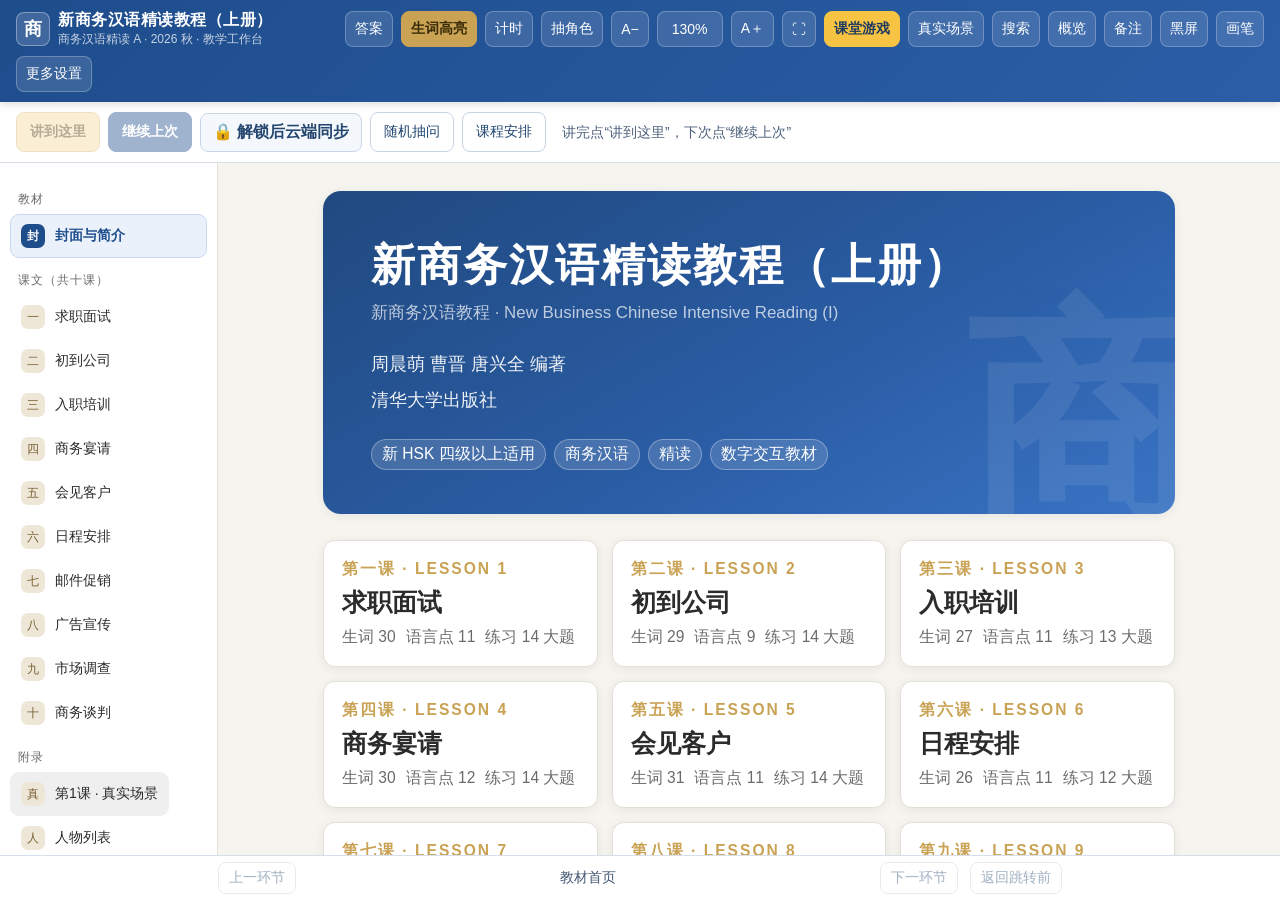
<file: index.html>
<!DOCTYPE html>
<html lang="zh-CN">
<head>
<meta charset="UTF-8">
<meta name="viewport" content="width=device-width, initial-scale=1.0">
<title>商务汉语精读 A · 教学工作台</title>
<style>
:root {
  --primary: #1e4d8c;
  --primary-2: #2b5ea7;
  --accent: #c9a254;
  --bg: #f6f4ef;
  --paper: #ffffff;
  --ink: #2b2b2b;
  --ink-2: #6b6b6b;
  --line: #e5e0d6;
  --ok: #1a8f4d;
  --bad: #d03a2c;
  --radius: 12px;
  --shadow: 0 2px 10px rgba(30, 45, 70, .08);
}
* { box-sizing: border-box; }
html, body { margin: 0; padding: 0; }
body {
  font-family: "PingFang SC", "Hiragino Sans GB", "Microsoft YaHei", sans-serif;
  background: var(--bg);
  color: var(--ink);
  height: 100vh;
  overflow: hidden;
}
.serif { font-family: "Songti SC", "STSong", "Noto Serif SC", "SimSun", serif; }

/* ===== Header ===== */
header {
  height: 56px;
  background: linear-gradient(135deg, #1e4d8c 0%, #2b5ea7 100%);
  color: #fff;
  display: flex; align-items: center; gap: 14px;
  padding: 0 18px;
  box-shadow: 0 2px 8px rgba(0,0,0,.15);
  position: relative; z-index: 30;
}
header .logo {
  width: 34px; height: 34px; border-radius: 8px;
  background: rgba(255,255,255,.15);
  display: flex; align-items: center; justify-content: center;
  font-size: 18px; font-weight: 700;
  border: 1px solid rgba(255,255,255,.35);
}
header .htitle { font-size: 16px; font-weight: 600; letter-spacing: .5px; white-space: nowrap; }
header .hsub { font-size: 11px; opacity: .75; white-space: nowrap; }
header .spacer { flex: 1; }
.tbtn {
  background: rgba(255,255,255,.12);
  border: 1px solid rgba(255,255,255,.25);
  color: #fff; border-radius: 8px;
  padding: 6px 10px; font-size: 13px; cursor: pointer;
  white-space: nowrap;
}
.tbtn:hover { background: rgba(255,255,255,.25); }
.tbtn.on { background: var(--accent); border-color: var(--accent); color: #3a2c07; font-weight: 600; }

/* ===== Layout ===== */
#app { display: flex; height: calc(100vh - 56px); }
aside {
  width: 240px; flex: none;
  background: var(--paper);
  border-right: 1px solid var(--line);
  overflow-y: auto;
  padding: 14px 10px 30px;
}
main { flex: 1; overflow-y: auto; padding: 0 0 80px; scroll-behavior: smooth; }

.nav-group { font-size: 12px; color: var(--ink-2); margin: 14px 8px 6px; letter-spacing: 1px; }
.nav-item {
  display: flex; align-items: center; gap: 10px;
  padding: 9px 10px; border-radius: 9px; cursor: pointer;
  font-size: 14px; color: var(--ink);
  border: 1px solid transparent;
}
.nav-item:hover { background: #f0ede5; }
.nav-item.active { background: #eaf1fa; border-color: #c8d9ef; color: var(--primary); font-weight: 600; }
.nav-item .num {
  width: 24px; height: 24px; flex: none;
  border-radius: 7px; background: #eee7d8; color: #7a6234;
  font-size: 12px; display: flex; align-items: center; justify-content: center;
}
.nav-item.active .num { background: var(--primary); color: #fff; }

/* ===== Home ===== */
.cover {
  margin: 28px auto 0; max-width: 900px; padding: 0 24px;
}
.cover-card {
  background: linear-gradient(150deg, #20497f 0%, #2b5ea7 60%, #3a74c4 100%);
  border-radius: 18px; color: #fff; padding: 44px 48px;
  box-shadow: var(--shadow);
  position: relative; overflow: hidden;
}
.cover-card::after {
  content: "商"; position: absolute; right: -30px; bottom: -70px;
  font-size: 240px; font-family: "Songti SC", serif; opacity: .08; font-weight: 700;
}
.cover-card h1 { margin: 0 0 6px; font-size: 34px; font-family: "Songti SC", serif; letter-spacing: 2px; }
.cover-card .en { opacity: .7; font-size: 13px; margin-bottom: 22px; }
.cover-card .meta { font-size: 14px; line-height: 2; opacity: .92; }
.cover-card .tags { margin-top: 20px; display: flex; gap: 8px; flex-wrap: wrap; }
.cover-card .tag {
  font-size: 12px; background: rgba(255,255,255,.14); border: 1px solid rgba(255,255,255,.3);
  padding: 4px 10px; border-radius: 20px;
}
.lesson-grid {
  max-width: 900px; margin: 26px auto; padding: 0 24px;
  display: grid; grid-template-columns: repeat(auto-fill, minmax(250px, 1fr)); gap: 14px;
}
.lcard {
  background: var(--paper); border: 1px solid var(--line); border-radius: var(--radius);
  padding: 18px; cursor: pointer; box-shadow: var(--shadow);
  transition: transform .15s, box-shadow .15s;
}
.lcard:hover { transform: translateY(-3px); box-shadow: 0 8px 20px rgba(30,45,70,.13); }
.lcard .lnum { font-size: 12px; color: var(--accent); font-weight: 700; letter-spacing: 2px; }
.lcard .ltitle { font-size: 19px; font-weight: 700; margin: 6px 0 8px; font-family: "Songti SC", serif; }
.lcard .lmeta { font-size: 12px; color: var(--ink-2); display: flex; gap: 10px; flex-wrap: wrap; }

/* ===== Lesson view ===== */
.subnav {
  position: sticky; top: 0; z-index: 20;
  background: rgba(246,244,239,.96); backdrop-filter: blur(4px);
  border-bottom: 1px solid var(--line);
  padding: 10px 26px;
  display: flex; gap: 6px; flex-wrap: wrap;
}
.subnav .chip {
  font-size: 13px; padding: 5px 12px; border-radius: 16px; cursor: pointer;
  border: 1px solid var(--line); background: var(--paper); color: var(--ink-2);
}
.subnav .chip:hover { border-color: var(--primary-2); color: var(--primary); }
.subnav .chip.active { background: var(--primary); border-color: var(--primary); color: #fff; font-weight: 600; }
.subnav .chip .part { font-size: 10px; opacity: .7; margin-right: 2px; }

.lesson-head { max-width: 900px; margin: 30px auto 0; padding: 0 26px; }
.lesson-head .kicker { color: var(--accent); font-weight: 700; letter-spacing: 3px; font-size: 13px; }
.lesson-head h2 { font-size: 32px; margin: 6px 0 4px; font-family: "Songti SC", serif; }
.lesson-head .en { color: var(--ink-2); font-size: 13px; }
.lesson-activity-entry { margin-top: 8px; }
.lesson-activity { margin-bottom: 20px; }
.lesson-activity-actions { display: flex; justify-content: flex-end; margin-bottom: 8px; }
.lesson-activity iframe {
  display: block;
  width: 100%;
  height: clamp(460px, 76vh, 760px);
  border: 1px solid var(--line);
  border-radius: var(--radius);
}

.section { max-width: 900px; margin: 26px auto; padding: 0 26px; }
.sec-title {
  display: flex; align-items: center; gap: 10px;
  font-size: 18px; font-weight: 700; margin-bottom: 14px;
}
.sec-title::before { content: ""; width: 5px; height: 20px; border-radius: 3px; background: var(--accent); }
.sec-title .part-tag {
  font-size: 11px; font-weight: 600; color: var(--primary);
  background: #e7effa; padding: 3px 9px; border-radius: 12px;
}

.card {
  background: var(--paper); border: 1px solid var(--line);
  border-radius: var(--radius); padding: 20px 22px;
  box-shadow: var(--shadow); margin-bottom: 14px;
}

/* 导读 */
.qcard { display: flex; gap: 14px; align-items: flex-start; }
.qcard .qnum {
  width: 30px; height: 30px; flex: none; border-radius: 50%;
  background: #fdf3e0; color: #8a6a1f; border: 1px solid #ecd9a8;
  display: flex; align-items: center; justify-content: center; font-weight: 700;
}
.qcard .qtext { font-size: 16.5px; line-height: 1.8; padding-top: 2px; }
.qcard .qhint { font-size: 12px; color: var(--ink-2); margin-top: 6px; }

/* 核心句 */
.key-s {
  font-size: 19px; line-height: 1.9; font-family: "Songti SC", serif;
  display: flex; gap: 12px;
}
.key-s .knum { color: var(--accent); font-weight: 700; flex: none; }

/* 对话 */
.dlg-intro {
  background: #eef3fa; border-left: 4px solid var(--primary-2);
  padding: 12px 16px; border-radius: 0 10px 10px 0;
  font-size: 14.5px; line-height: 1.9; margin-bottom: 16px; color: #33455e;
}
.rolebar { display: flex; gap: 8px; flex-wrap: wrap; align-items: center; margin-bottom: 14px; font-size: 13px; color: var(--ink-2); }
.rolechip {
  padding: 5px 12px; border-radius: 16px; font-size: 13px; cursor: pointer;
  border: 1.5px solid; background: #fff; font-weight: 600;
}
.rolechip.masked { opacity: .45; border-style: dashed; }
.bubble-row { display: flex; gap: 12px; margin-bottom: 12px; align-items: flex-start; }
.avatar {
  width: 38px; height: 38px; flex: none; border-radius: 50%;
  color: #fff; font-weight: 700; font-size: 14px;
  display: flex; align-items: center; justify-content: center;
  box-shadow: 0 2px 5px rgba(0,0,0,.12);
}
.bubble { max-width: 82%; }
.bubble .who { font-size: 12px; color: var(--ink-2); margin: 0 2px 4px; }
.bubble .text {
  background: var(--paper); border: 1px solid var(--line);
  border-radius: 4px 14px 14px 14px; padding: 11px 15px;
  font-size: 16px; line-height: 1.85; box-shadow: var(--shadow);
}
.bubble .text.masked { filter: blur(7px); cursor: pointer; user-select: none; }
.scene-line { text-align: center; color: var(--ink-2); font-size: 14px; margin: 14px 0; }
.scene-line span { background: #efe9db; padding: 4px 16px; border-radius: 14px; }

/* 生词卡 */
.vgrid { display: grid; grid-template-columns: repeat(auto-fill, minmax(240px, 1fr)); gap: 12px; }
.vcard { perspective: 900px; height: 132px; cursor: pointer; }
.vcard-inner {
  position: relative; width: 100%; height: 100%;
  transition: transform .45s; transform-style: preserve-3d;
}
.vcard.flipped .vcard-inner { transform: rotateY(180deg); }
.vface {
  position: absolute; inset: 0; backface-visibility: hidden;
  border-radius: var(--radius); border: 1px solid var(--line);
  background: var(--paper); box-shadow: var(--shadow);
  padding: 14px 16px; display: flex; flex-direction: column; justify-content: center;
}
.vface.front .vword { font-size: 26px; font-weight: 700; font-family: "Songti SC", serif; }
.vface.front .vpos { margin-top: 8px; font-size: 12px; color: var(--accent); font-weight: 600; }
.vface.front .vflip { position: absolute; right: 12px; bottom: 10px; font-size: 11px; color: #b7ad99; }
.vface.back { transform: rotateY(180deg); background: #fbf7ee; }
.vface.back .vpinyin { font-size: 15px; color: var(--primary); font-weight: 600; margin-bottom: 6px; }
.vface.back .vdef { font-size: 12.5px; line-height: 1.65; color: #4a4437; overflow: hidden; display: -webkit-box; -webkit-line-clamp: 4; -webkit-box-orient: vertical; }
.vtools { margin-bottom: 14px; display: flex; gap: 8px; align-items: center; font-size: 13px; color: var(--ink-2); }
.mini-btn {
  font-size: 12.5px; padding: 5px 12px; border-radius: 14px; cursor: pointer;
  border: 1px solid var(--line); background: var(--paper); color: var(--ink);
}
.mini-btn:hover { border-color: var(--primary-2); color: var(--primary); }

/* 语言点 */
.lp { padding: 0; overflow: hidden; }
.lp-head {
  width: 100%; text-align: left; background: none; border: none; cursor: pointer;
  padding: 16px 20px; display: flex; gap: 12px; align-items: baseline;
  font-size: 15.5px;
}
.lp-head .lpnum {
  flex: none; width: 26px; height: 26px; border-radius: 8px;
  background: var(--primary); color: #fff; font-size: 13px; font-weight: 700;
  display: flex; align-items: center; justify-content: center;
}
.lp-head .lps { font-family: "Songti SC", serif; font-weight: 600; line-height: 1.7; flex: 1; }
.lp-head .arrow { color: #b7ad99; transition: transform .2s; font-size: 12px; }
.lp.open .lp-head .arrow { transform: rotate(90deg); }
.lp-body { display: none; padding: 0 22px 18px 58px; }
.lp.open .lp-body { display: block; }
.lp-body .exp { font-size: 14.5px; line-height: 1.9; color: #3d3d3d; margin: 0 0 8px; }
.lp-body .ex-list { background: #f6f8fc; border-radius: 10px; padding: 10px 16px; margin: 10px 0; }
.lp-body .ex-list .ex { font-size: 14.5px; line-height: 2; color: #2c3e58; }
.lp-body .ex-list .ex::before { content: "例 "; color: var(--accent); font-size: 11px; font-weight: 700; margin-right: 6px; }
.lp-body .extra { background: #fbf5e7; border: 1px dashed #ddc589; border-radius: 10px; padding: 12px 16px; font-size: 13.5px; line-height: 1.9; white-space: pre-wrap; color: #5d4d25; }

/* 课文 */
.kewen-card { padding: 34px 42px; }
.kewen-card h3 { text-align: center; font-family: "Songti SC", serif; font-size: 24px; margin: 0 0 22px; }
.kewen-card p { font-family: "Songti SC", serif; font-size: 16.5px; line-height: 2.15; text-indent: 2em; margin: 0 0 12px; text-align: justify; }

/* 练习 */
.ex-block { margin-bottom: 18px; }
.ex-head {
  display: flex; align-items: center; gap: 10px; flex-wrap: wrap;
  margin-bottom: 12px;
}
.ex-title { font-size: 16px; font-weight: 700; }
.ex-type { font-size: 11px; padding: 3px 9px; border-radius: 11px; background: #efe9db; color: #7a6234; font-weight: 600; }
.ex-score { font-size: 12.5px; color: var(--ink-2); margin-left: auto; }
.ex-intro { font-size: 13.5px; color: var(--ink-2); margin: -4px 0 12px; line-height: 1.7; }
.ex-item { padding: 12px 0; border-top: 1px dashed var(--line); }
.ex-item:first-of-type { border-top: none; }
.ex-q { font-size: 15.5px; line-height: 1.9; }
.ex-q .qn { color: var(--accent); font-weight: 700; margin-right: 6px; }

.judge-btns { display: inline-flex; gap: 8px; margin-left: 12px; vertical-align: middle; }
.jbtn {
  width: 34px; height: 30px; border-radius: 8px; cursor: pointer;
  border: 1.5px solid var(--line); background: #fff; font-size: 15px; font-weight: 700;
}
.jbtn:hover { border-color: var(--primary-2); }
.jbtn.sel-ok { background: var(--ok); border-color: var(--ok); color: #fff; }
.jbtn.sel-bad { background: var(--bad); border-color: var(--bad); color: #fff; }
.fb { font-size: 13px; margin-left: 10px; font-weight: 600; }
.fb.ok { color: var(--ok); }
.fb.bad { color: var(--bad); }

.opt-btn {
  display: inline-block; margin: 4px 8px 4px 0; padding: 7px 14px;
  border: 1.5px solid var(--line); border-radius: 9px; background: #fff;
  font-size: 14.5px; cursor: pointer;
}
.opt-btn:hover { border-color: var(--primary-2); }
.opt-btn.sel-ok { background: var(--ok); border-color: var(--ok); color: #fff; }
.opt-btn.sel-bad { background: var(--bad); border-color: var(--bad); color: #fff; }

.blank-sel {
  font-size: 15px; padding: 4px 8px; margin: 0 4px; min-width: 96px;
  border: 1.5px solid var(--primary-2); border-radius: 8px; color: var(--primary);
  background: #f4f8fe; cursor: pointer;
}
.blank-sel.ok { border-color: var(--ok); color: var(--ok); background: #eef9f1; }
.blank-sel.bad { border-color: var(--bad); color: var(--bad); background: #fdf0ee; }
.bank { display: flex; flex-wrap: wrap; gap: 8px; margin-bottom: 12px; background: #f6f8fc; padding: 10px 14px; border-radius: 10px; }
.bank .bw { font-size: 14.5px; background: #fff; border: 1px solid #d5e0f0; color: var(--primary); border-radius: 8px; padding: 4px 12px; font-weight: 600; }

.match-wrap { display: grid; grid-template-columns: 1fr 1fr; gap: 10px 60px; }
.mcol { display: flex; flex-direction: column; gap: 8px; }
.mitem {
  padding: 9px 14px; border-radius: 9px; border: 1.5px solid var(--line);
  background: #fff; font-size: 15px; cursor: pointer; text-align: center;
  transition: all .15s;
}
.mitem:hover { border-color: var(--primary-2); }
.mitem.picked { border-color: var(--accent); background: #fdf6e6; font-weight: 700; }
.mitem.done { border-color: var(--ok); background: #eef9f1; color: var(--ok); cursor: default; }
.mitem.wrong { border-color: var(--bad); background: #fdf0ee; animation: shake .3s; }
@keyframes shake { 25% {transform: translateX(-4px);} 75% {transform: translateX(4px);} }

.ans-tag {
  display: none; font-size: 12.5px; color: #8a6a1f; background: #fdf3e0;
  border: 1px solid #ecd9a8; border-radius: 8px; padding: 3px 10px; margin-left: 10px;
  vertical-align: middle;
}
body.show-answers .ans-tag { display: inline-block; }
body.show-answers .ans-line { display: block; }
.ans-line { display: none; font-size: 13px; color: #8a6a1f; margin-top: 6px; }

/* 开放题参考答案：默认隐藏，点击后展开（2026-10-28 补充） */
.ref-wrap { margin: 2px 0 12px 26px; }
.ref-btn {
  font: inherit; font-size: 13px; color: #8a6a1f; background: #fdf3e0;
  border: 1px solid #ecd9a8; border-radius: 999px; padding: 3px 12px; cursor: pointer;
  transition: background .2s, color .2s;
}
.ref-btn:hover, .ref-btn:focus-visible { background: #f8e6bf; }
.ref-btn[aria-expanded="true"] { background: #8a6a1f; border-color: #8a6a1f; color: #fff; }
.ref-btn .ref-arrow { display: inline-block; margin-left: 4px; transition: transform .3s; }
.ref-btn[aria-expanded="true"] .ref-arrow { transform: rotate(180deg); }
.ref-ans {
  display: grid; grid-template-rows: 0fr; opacity: 0; transform: translateY(-6px);
  transition: grid-template-rows .4s ease, opacity .35s ease, transform .35s ease, margin-top .4s ease;
  margin-top: 0; visibility: hidden;
}
.ref-ans > .ref-inner { overflow: hidden; min-height: 0; }
.ref-ans.open, body.show-answers .ref-ans {
  grid-template-rows: 1fr; opacity: 1; transform: none; margin-top: 8px; visibility: visible;
}
.ref-card {
  border-left: 4px solid #d9a93c; background: #fffaf0; border-radius: 0 10px 10px 0;
  padding: 8px 14px; color: #5c4513; font-size: 14.5px; line-height: 1.9; white-space: pre-wrap;
}
.ref-card .ref-label {
  display: inline-block; font-size: 12px; font-weight: 700; color: #fff; background: #c08a1e;
  border-radius: 6px; padding: 1px 8px; margin-right: 8px; letter-spacing: 1px; white-space: normal;
}
.ref-card .ref-note { font-size: 12px; color: #a08040; white-space: normal; }
body.show-answers .ref-btn, body.show-answers .ref-all { display: none; }
.ref-all { margin-left: auto; }
@media (prefers-reduced-motion: reduce) {
  .ref-ans, .ref-btn, .ref-btn .ref-arrow { transition: none; }
}
@media print { .ref-btn, .ref-all { display: none !important; } }

/* 教材插图（2026-10-28 补充）：随字号缩放、自适应、可打印 */
.book-figs { display: flex; flex-wrap: wrap; gap: 12px; margin: 4px 0 14px 26px; align-items: flex-start; }
.book-fig { margin: 0; flex: 0 1 24em; max-width: 100%; font-size: calc(14px * var(--reading-scale, 1));
  background: #fff; border: 1px solid #e3e7ef; border-radius: 10px; padding: 8px; break-inside: avoid; page-break-inside: avoid; }
.book-figs.multi .book-fig { flex-basis: 15em; }
.book-fig img { display: block; width: 100%; height: auto; border-radius: 6px; background: #f4f4f4; }
.book-fig figcaption { font-size: .9em; color: #4a5568; margin-top: 6px; line-height: 1.6; text-align: center; }
.book-fig figcaption b { color: #2c3e58; }
.book-fig .fig-src { display: inline-block; margin-left: 8px; font-size: .8em; color: #fff; background: #8a94a6; border-radius: 4px; padding: 0 6px; vertical-align: 1px; }
@media (max-width: 640px) { .book-figs { margin-left: 0; } .book-figs.multi .book-fig { flex-basis: calc(50% - 6px); } }
@media print { .book-figs { margin-left: 0; } .book-fig { border-color: #bbb; } .book-fig img { max-height: 9cm; width: auto; max-width: 100%; } }
#main .ref-card { font-size: calc(14.5px * var(--reading-scale, 1)); overflow-wrap: anywhere; }
#main .ref-card .ref-label { font-size: calc(12px * var(--reading-scale, 1)); }
#main .ref-card .ref-note { font-size: calc(12px * var(--reading-scale, 1)); }
#main .ref-btn { font-size: calc(13px * var(--reading-scale, 1)); }

.open-item { display: flex; gap: 10px; }
.open-item .qn { color: var(--accent); font-weight: 700; flex: none; }
.open-item .qt { font-size: 15px; line-height: 1.9; white-space: pre-wrap; }

/* 教材表格（忠实原书版式） */
.book-table { width: 100%; border-collapse: collapse; margin: 14px 0; font-size: 14.5px; background: #fff; }
.book-table caption { font-weight: 700; font-size: 14px; padding: 8px 6px; color: #444; letter-spacing: .5px; }
.book-table th, .book-table td { border: 1.5px solid #9aa0a8; padding: 9px 13px; line-height: 1.8; vertical-align: middle; }
.book-table thead th { background: #f0ede4; text-align: center; letter-spacing: 1px; font-size: 14.5px; }
.book-table tbody th { background: #f7f5ef; font-weight: 600; white-space: nowrap; }

/* 夹纸板（招聘启事/空白模板） */
.clipbox {
  position: relative; margin: 26px 0 18px; padding: 24px 34px 26px;
  background: #fff; border: 2.5px solid #9aa0a8; border-radius: 12px;
}
.clip-tab {
  position: absolute; top: -13px; left: 50%; transform: translateX(-50%);
  width: 110px; height: 15px; background: #c6cad2;
  border-radius: 9px 9px 0 0; border: 2.5px solid #9aa0a8; border-bottom: none;
}
.clip-title { text-align: center; font-weight: 700; letter-spacing: 8px; font-size: 17px; margin-bottom: 14px; }
.clip-line { font-size: 14.5px; line-height: 2.15; }
.clip-blank { height: 37px; border-bottom: 1.5px solid #bcc1c9; }
.clip-blank:last-child { margin-bottom: 4px; }

/* 人物 */
.pgrid { display: grid; grid-template-columns: repeat(auto-fill, minmax(260px, 1fr)); gap: 14px; max-width: 900px; margin: 26px auto; padding: 0 24px; }
.pcard { display: flex; gap: 14px; align-items: center; }
.pcard .avatar { width: 46px; height: 46px; font-size: 17px; }
.pcard .pname { font-size: 17px; font-weight: 700; }
.pcard .prole { font-size: 12.5px; color: var(--ink-2); line-height: 1.6; margin-top: 3px; }

/* 总词表 */
.vtab { max-width: 980px; margin: 20px auto; padding: 0 24px; }
.vtab table { width: 100%; border-collapse: collapse; background: #fff; border-radius: 12px; overflow: hidden; box-shadow: var(--shadow); }
.vtab th { background: var(--primary); color: #fff; font-size: 13px; padding: 10px 12px; text-align: left; }
.vtab td { font-size: 14px; padding: 9px 12px; border-top: 1px solid var(--line); }
.vtab tr:hover td { background: #f6f8fc; }
.vtab .search {
  width: 100%; padding: 10px 16px; font-size: 15px; border: 1.5px solid var(--line);
  border-radius: 10px; margin-bottom: 14px; outline: none; background: #fff;
}
.vtab .search:focus { border-color: var(--primary-2); }

/* 浮层：计时器 & 抽人 */
.fab-panel {
  position: fixed; right: 20px; top: 66px; z-index: 50;
  background: #fff; border: 1px solid var(--line); border-radius: 14px;
  box-shadow: 0 10px 30px rgba(0,0,0,.18); padding: 18px 20px; width: 250px;
  display: none;
}
.fab-panel.show { display: block; }
.fab-panel h4 { margin: 0 0 12px; font-size: 14px; color: var(--ink-2); }
#timer-disp { font-size: 40px; font-weight: 700; text-align: center; font-variant-numeric: tabular-nums; color: var(--primary); margin: 6px 0 12px; }
#timer-disp.over { color: var(--bad); }
.trow { display: flex; gap: 8px; justify-content: center; }
.trow input { width: 64px; padding: 6px 8px; font-size: 14px; border: 1.5px solid var(--line); border-radius: 8px; text-align: center; }
#picker-disp { font-size: 34px; font-weight: 700; text-align: center; color: var(--accent); min-height: 52px; display: flex; align-items: center; justify-content: center; font-family: "Songti SC", serif; }
#picker-role { text-align: center; font-size: 12.5px; color: var(--ink-2); min-height: 20px; margin-bottom: 10px; }




::-webkit-scrollbar { width: 9px; height: 9px; }
::-webkit-scrollbar-thumb { background: #cfc8b8; border-radius: 5px; }
::-webkit-scrollbar-track { background: transparent; }

@media print {
  header, aside, .subnav, .vtools, .judge-btns { display: none !important; }
  body { overflow: visible; height: auto; }
  #app { display: block; height: auto; }
}

</style>
<link rel="stylesheet" href="assets/workbench.css">
<link rel="stylesheet" href="assets/reading-font.css">
<link rel="stylesheet" href="assets/real-life.css">
<link rel="stylesheet" href="assets/character-avatars.css">
<link rel="stylesheet" href="assets/whiteboard.css">
<link rel="stylesheet" href="assets/vocab-highlight.css">
<link rel="stylesheet" href="assets/class-game.css">
<link rel="icon" href="data:,">
</head>
<body class="fs-1">
<header>
  <button class="logo" id="wb-menu" aria-label="展开或收起课程目录" title="课程目录">商</button>
  <div>
    <div class="htitle">新商务汉语精读教程（上册）</div>
    <div class="hsub">商务汉语精读 A · 2026 秋 · 教学工作台</div>
  </div>
  <div class="spacer"></div>
  <button class="tbtn" id="btn-ans" title="显示/隐藏所有参考答案">答案</button>
  <button class="tbtn" id="btn-timer" title="课堂计时器">计时</button>
  <button class="tbtn" id="btn-picker" title="随机抽取人物角色">抽角色</button>
  <button class="tbtn" id="btn-fs-dec" title="减小字号">A−</button>
  <button class="tbtn" id="btn-fs-inc" title="增大字号">A＋</button>
  <button class="tbtn" id="btn-full" title="全屏">⛶</button>
</header>
<div id="app">
  <aside id="sidebar"></aside>
  <main id="main"></main>
</div>

<div class="fab-panel" id="panel-timer">
  <h4>课堂计时器</h4>
  <div id="timer-disp">00:00</div>
  <div class="trow">
    <input id="timer-min" type="number" min="1" max="120" value="5" title="分钟">
    <button class="mini-btn" id="timer-start">开始</button>
    <button class="mini-btn" id="timer-reset">重置</button>
  </div>
</div>

<div class="fab-panel" id="panel-picker">
  <h4>随机抽取角色（人物列表）</h4>
  <div id="picker-disp">？</div>
  <div id="picker-role"></div>
  <div class="trow"><button class="mini-btn" id="picker-go">开始抽取</button></div>
</div>

<script>
const BOOK_DATA = {"meta": {"book": "新商务汉语精读教程（上册）", "series": "新商务汉语教程 · New Business Chinese Intensive Reading (I)", "authors": "周晨萌 曹晋 唐兴全 编著", "publisher": "清华大学出版社", "characters": [{"name": "王中", "role": "新锐公司销售部新进职员"}, {"name": "高雷", "role": "新锐公司副总经理"}, {"name": "张强", "role": "新锐公司人力资源部经理"}, {"name": "吴云", "role": "新锐公司销售部经理"}, {"name": "陈新", "role": "新锐公司财务部经理"}, {"name": "赵伟", "role": "新锐公司人力资源部人事助理"}, {"name": "李丽", "role": "新锐公司销售部职员"}, {"name": "李一冰", "role": "天乐公司（新锐公司的合作公司之一）总经理"}, {"name": "张畅", "role": "佳培广告公司（新锐公司的合作公司之一）经理"}, {"name": "大卫", "role": "中天国际有限公司（新锐公司的合作公司之一）亚洲区副总经理"}, {"name": "彼得", "role": "中天国际有限公司（新锐公司的合作公司之一）亚洲区技术总监"}]}, "lessons": [{"id": 1, "title": "求职面试", "daodu": ["你参加过面试吗？在面试的时候，你应该怎么介绍自己？", "如果你是公司的人事经理，在面试过程中，你会问什么问题呢？", "你觉得面试的时候应该注意什么？"], "hexinjv": ["我毕业于对外经济贸易大学。", "工资不是最重要的，重要的是工作岗位适合自己。", "短则30分钟，长则几个小时。", "自我介绍，就如同商品广告。"], "duihua": {"intro": "王中去新锐公司应聘，新锐公司高副总经理和人力资源部张经理对小王进行了面试。", "lines": [{"speaker": "场景", "text": "（面试会场）"}, {"speaker": "张经理", "text": "你好！欢迎你来应聘。"}, {"speaker": "小王", "text": "您好！很高兴能有这次面试机会。这是我的求职简历。"}, {"speaker": "张经理", "text": "谢谢！请你做一个简单的自我介绍。"}, {"speaker": "小王", "text": "好的。我叫王中，今年 23 岁，毕业于对外经济贸易大学，专业是国际经济与贸易。"}, {"speaker": "高副总经理", "text": "你选择这份工作的动机是什么？"}, {"speaker": "小王", "text": "我在网上看到了贵公司的招聘启事，觉得贵公司提供的工作岗位与我的专业很对口，因此我很感兴趣，希望能在这儿发挥出自己的优势。"}, {"speaker": "张经理", "text": "你觉得你从事这份工作有什么优势？"}, {"speaker": "小王", "text": "我了解经济贸易方面的基本理论和方法，对国际经贸行业的现状比较熟悉，之前在其他类似公司有过比较多的实习经历，有一定的工作经验。最主要的是，我很喜欢从事这方面的工作。"}, {"speaker": "张经理", "text": "你的外语水平怎么样？"}, {"speaker": "小王", "text": "我用英语和国外客户沟通是没有问题的，口语、听力和写作能力都还不错。另外，我还学过一点儿德语。"}, {"speaker": "张经理", "text": "你有过这方面的工作经验吗？"}, {"speaker": "小王", "text": "我毕业后在一家小公司工作过三个月，有一定的实践经验。"}, {"speaker": "高副总经理", "text": "那为什么选择跳槽呢？"}, {"speaker": "小王", "text": "在这三个月内，我积累了一定的工作经验，但觉得原有的岗位不太适合自己，所以想在更高的平台上锻炼自己。"}, {"speaker": "高副总经理", "text": "你对工资有什么要求？对这份工作有什么期望和目标吗？"}, {"speaker": "小王", "text": "我刚参加工作，工资不是最重要的，重要的是工作岗位适合自己，自己能在工作中发挥自己的能力，得到提高，为公司的发展做出贡献。"}, {"speaker": "张经理", "text": "你还有什么问题想了解的吗？"}, {"speaker": "小王", "text": "没有了。"}, {"speaker": "高副总经理", "text": "好的。刚才看了你的简历，听了你的介绍，我们觉得你很适合这份工作。欢迎你加入我们公司！"}, {"speaker": "小王", "text": "是吗？那太好了！非常感谢贵公司能给我这次工作机会！"}]}, "lijie": [{"type": "judge", "title": "一、判断对错", "items": [{"text": "小王毕业于对外经济贸易大学，专业是国际金融。", "answer": false}, {"text": "因为新锐公司工资很高，所以小王选择去新锐公司工作。", "answer": false}, {"text": "小王的外语能力比较好，他精通英语和法语。", "answer": false}, {"text": "小王是一个不负责任的员工，经常性地跳槽。", "answer": false}, {"text": "小王在很多个公司实习或工作过，积累了很多经验。", "answer": true}]}, {"type": "open", "title": "二、回答问题", "items": ["小王是怎么想到去新锐公司应聘的？", "面试小王的考官都有谁？", "小王认为自己从事这份工作有哪些优势？", "小王对工资有什么要求？", "下列问题中，哪一个没有在面试过程中出现？\nA．选择工作的动机　B．工作经验　C．教育背景\nD．工资　E．恋爱经历　F．外语水平"]}], "duihua_shengci": [{"word": "应聘", "pos": "动词", "def": "接受聘请，常指去公司等寻找工作机会", "pinyin": "yìng pìn"}, {"word": "人力资源部", "pos": "名词", "def": "公司的人事部门 (Human Resource, HR)", "pinyin": "rén lì zī yuán bù"}, {"word": "面试", "pos": "动词、名词", "def": "当面考查、测试", "pinyin": "miàn shì"}, {"word": "简历", "pos": "名词", "def": "对个人学习、经历、特长、爱好及其他有关情况所作的简单的介绍", "pinyin": "jiǎn lì"}, {"word": "动机", "pos": "名词", "def": "推动人从事某种活动的念头", "pinyin": "dòng jī"}, {"word": "招聘", "pos": "动词", "def": "用公告的方式招员工", "pinyin": "zhāo pìn"}, {"word": "启事", "pos": "名词", "def": "一种应用文，公开贴在墙上、登在报刊上陈述一件事", "pinyin": "qǐ shì"}, {"word": "发挥", "pos": "动词", "def": "把内在的性质或能力表现出来", "pinyin": "fā huī"}, {"word": "优势", "pos": "名词", "def": "超过同类事物中其他情况的形势。反义词为“劣势”", "pinyin": "yōu shì"}, {"word": "沟通", "pos": "动词、名词", "def": "人与人之间、人与群体之间思想与感情的传递和返回的过程，目的是使思想达成一致和感情的通畅", "pinyin": "gōu tōng"}, {"word": "跳槽", "pos": "动词", "def": "离开原来的工作，另外寻找工作", "pinyin": "tiào cáo"}, {"word": "积累", "pos": "动词", "def": "逐渐聚集", "pinyin": "jī lěi"}, {"word": "锻炼", "pos": "动词", "def": "通过生产劳动、社会斗争和工作实践，使觉悟、工作能力等提高", "pinyin": "duàn liàn"}, {"word": "期望", "pos": "动词、名词", "def": "对人或事物的未来有所等待，希望", "pinyin": "qī wàng"}, {"word": "贡献", "pos": "动词、名词", "def": "对国家或人民做的有益的事", "pinyin": "gòng xiàn"}], "duihua_yuyandian": [{"num": "1", "sentence": "毕业于对外经济贸易大学。", "explanation": ["动词＋于＋宾语：动词后的“于”与“在”“跟”“从”的意思相同，其后可以是处所或时间词语，也可以是其他有关的内容。“于”多用在书面语中。", "形容词＋于＋宾语：这里的“于”跟“比”“对”相当，其后的词语也多是“比”和“对”的对象。这时的“于”既可用在口语中，也可用在书面语中。", "很多时候，“于”用在一个形容词的后面，表示“在……方面很……”，而这样的结构往往已经固化为一个词语。比如“善于”“敢于”“勇于”等。"], "examples": ["这个公司成立于 30 年前。（在）", "李小姐毕业于 1989 年。（在）", "老师的年龄相当于我的三倍。（跟、和）", "他毕业于北京大学。（从）", "我们班的学生多于他们班。（比）", "这样做有利于大家的健康。（对）", "他善于和人沟通，所以有很多朋友。", "我不是一个安于现状的人，总是想着改变。", "真正的勇士总是敢于直面困难，决不后退。"], "extra": ""}, {"num": "2", "sentence": "觉得贵公司提供的工作岗位与我的专业很对口。", "explanation": ["“对口”，形容词，互相联系的两方在工作内容和性质上相一致。常见的搭配有：专业对口、对口公司。"], "examples": ["你想专业对口，发挥专长，这是很自然的事情。", "他们公司正好是我们公司的对口公司。", "中国东部地区要进一步搞好对西部地区的对口支持和技术合作。"], "extra": ""}, {"num": "3", "sentence": "之前在其他类似公司有过比较多的实习经历。", "explanation": ["“实习”，动词，意思是把学到的理论知识拿到实际工作中去应用和检验，以锻炼工作能力。"], "examples": ["每个大学生都应该去一些公司进行社会实习。", "经理很认真地指导我的工作，好像我是一个来这儿实习的学生。", "我们公司今年会招聘一些实习生，你可以投简历来这儿实习。", "你的实习报告写完了吗？老师催我们交呢。"], "extra": "注意：实习—实践\n“实践”，动词，实际去做，实行。也可以用作名词，意思是指改造自然和社会的有意识的活动。\n员工可以用这 20% 的时间实践，可以进行大量的测试，不用担心犯错。\n这个伟大的梦想需要我们努力去探索和实践。\n这个理论在实践中行得通吗？\n理论和实践相结合才能更好地发挥作用。\n即学即用：用“实习／实践”填空\n(1) 小王读书的时候就很注重参加各类社会___活动，假期的时候也经常会去一些机构___，这让他在求职过程中很有优势。\n(2) 学生会开展了丰富多彩的社会___活动，同时还与各个跨国公司进行联系，为同学们提供了很多___岗位."}, {"num": "4", "sentence": "我毕业后在一家小公司工作过三个月，有一定的实践经验。", "explanation": ["“经验”，名词，从多次的工作或活动中得到的知识或技能。在现代汉语中，经验不可以用作动词。"], "examples": ["他是一个经验丰富的老师。", "对这件事的处理，他是有经验的。"], "extra": "注意：经验—经历\n“经历”，动词，亲身遇到过、体验过。也可以用作名词，意思是亲身见过、做过或遭遇过的事。\n几年前他曾经经历过一次车祸。\n我在北京的留学经历使我在求职时很有优势。\n即学即用：用“经验／经历”填空\n(1) 他是一位___丰富的警察，在十年的时间里___了很多大的案件。\n(2) 正因为他___了很多事情，才积累了丰富的实践___。"}, {"num": "5", "sentence": "工资不是最重要的，重要的是工作岗位适合自己。", "explanation": ["“……不是最重要的，重要的是……”，以对比的方式，指出更重要的方面。", "这个句子还可以用“不是……而是……”的结构来表达：", "类似的表达还有："], "examples": ["选择什么不是最重要的，重要的是你怎么做。", "知识本身并不是最重要的，重要的是掌握知识的能力。", "选择什么工作不是最重要的，重要的是你怎么去做。", "最重要的不是工资，而是工作岗位适合自己。", "我最高兴的不是他这次考试的好成绩，而是他第一次在考试前进行了认真的准备。", "最让人生气的不是商品的质量，而是商场负责人对待这件事的态度。"], "extra": ""}], "duihua_lianxi": [{"type": "open", "title": "一、写出下列词语的反义词", "items": ["熟悉", "优势", "积累", "提高"]}, {"type": "open", "title": "二、在横线上填写可以搭配的词语", "items": ["贡献", "熟悉", "积累", "发挥", "招聘", "对口", "实践", "锻炼"]}, {"type": "fill", "title": "三、选词填空", "bank": ["动机", "贡献", "期望", "积累", "沟通", "发挥"], "items": [{"text": "经过十年的辛勤工作，他___了一定的资金，可以独立创业开公司了。", "answer": "积累"}, {"text": "中国的父母都___自己的孩子能成为一个优秀的成功者。", "answer": "期望"}, {"text": "这个孩子是个很认真的学生，他没有任何___去抄别人的试卷啊。", "answer": "动机"}, {"text": "很多时候，矛盾的产生都源于缺乏___，只要大家互相解释清楚了，就不会有这么多误会。", "answer": "沟通"}, {"text": "你们公司的平台太小了，使得小王无法___他的才能，真的是大材小用了。", "answer": "发挥"}, {"text": "他是我们公司的老员工，为公司的发展做出了很大___。", "answer": "贡献"}]}, {"type": "open", "title": "四、仿照例句完成句子", "items": ["1．我是来参加今天下午的面试的。\n___是来___的。\n___是___的。", "2．工资不是最重要的，重要的是工作岗位适合自己。\n___不是最重要的，重要的是___。\n___不是最重要的，重要的是___。", "3．他毕业于对外经济贸易大学。\n___于___。\n___于___。", "4．这份工作最重要的不是工资，而是工作岗位适合自己。\n最___不是___，而是___。\n最___不是___，而是___。"]}, {"type": "open", "title": "五、看谁答得好", "items": ["求职过程中求职者经常会被问到什么问题？我们应该怎么回答比较好？和朋友们一起练习一下吧。", "提问：你可以做一个自我介绍吗？　回答：___", "提问：___　回答：___", "提问：___　回答：___", "提问：___　回答：___"]}, {"type": "open", "title": "六、看谁演得好", "items": ["场景：求职面试会场\n人物1：求职者　任务：参加求职面试。\n人物2：人力资源部经理　任务：主要负责向求职者提问，并回答问题。\n人物3：人力资源部助理　任务：向求职者提问，并回答问题。\n角色扮演：和你身边的两位同学分别扮演上面的人物，模拟真实的场景，展开一段对话。"]}], "kewen": {"title": "面试方法", "paragraphs": ["求职面试好像相亲一样。企业希望在短则 30 分钟，长则几个小时的面试过程中，选出适合企业岗位工作要求的最佳人选，而应聘者也希望通过面试，展示自己，最终应聘成功。", "面试前，应聘者需要积极进行准备，仔细阅读招聘启事，明确招聘启事中对工作岗位的要求。然后，应聘者最好了解一下企业的基本现状，比如企业的规模和发展模式、主要产品或服务等，并对企业文化、经营理念进行一些了解。在此基础上，应聘者要为自己做一份内容全面并有针对性的个人简历，说明自己的基本情况以及对工作岗位的认识。此外，在正式参加面试前，求职者最好根据公司的特点选择一套得体的服装。", "面试当天，一定不要迟到，最好能提前 10 分钟到面试地点。到达目的地后求职者应耐心等候，许多公司会要求求职者填写一份应聘表格。面试时，经常会被问到一些常见问题，对这些问题要提前准备答案，这会使自己在面试的时候更从容。比如，一般面试官都会先请应聘者做一下自我介绍。而一段短短的自我介绍，其实是为进入更深入的面谈而设计的。一两分钟的自我介绍，就如同商品广告，在有限的时间内，针对客户的需要，将自己最美好的一面，毫无保留地表现出来，不但要给对方留下深刻的印象，还要立刻能引发购买欲。另外，面试中还会涉及工作经验、求职动机、薪资要求、处理突发问题的能力等。对这些常见问题进行充分的准备是面试成功的重要基础。", "面试时，良好的语言表达也很重要。首先，在发音上，要求发音清楚、声音自然；其次，在表达上，要尽量减少口头语；最后，在回答问题时要简练，不要过多谈论无关的事情。", "面试即将结束时，求职者不要在面试官面前表现出急着想离开的样子，也不要在当时就急切地问“请问我下次的面试时间是在何时”或是“您认为我怎么样”之类的问题。面试结束后的一段时间内一定要注意电话是否畅通，不要让自己错过时机。"]}, "kewen_shengci": [{"word": "展示", "pos": "动词", "def": "展现，显示，摆出来让人看。如“给你展示一下我的成果”", "pinyin": "zhǎn shì"}, {"word": "模式", "pos": "名词", "def": "某种事物的标准形式或者使人可以照着做的标准样式", "pinyin": "mó shì"}, {"word": "理念", "pos": "名词", "def": "看法、思想、思维活动的成果。如“人生理念、教学理念、办学理念、投资理念、管理理念”", "pinyin": "lǐ niàn"}, {"word": "得体", "pos": "形容词", "def": "言行恰到好处。比如“服装得体”“举止得体”", "pinyin": "dé tǐ"}, {"word": "从容", "pos": "形容词", "def": "指人镇定、时间充足", "pinyin": "cóng róng"}, {"word": "设计", "pos": "动词、名词", "def": "为做某项工作或进行某项工程而事先制定方案、计划、图样等；也可以指这些方案、计划、图样等", "pinyin": "shè jì"}, {"word": "如同", "pos": "动词", "def": "就好像。常见的结构“如同……一样”", "pinyin": "rú tóng"}, {"word": "保留", "pos": "动词", "def": "使继续存在。如“保留了下来”", "pinyin": "bǎo liú"}, {"word": "涉及", "pos": "动词", "def": "关联到，牵连到。指的是事物的关联状态", "pinyin": "shè jí"}, {"word": "薪资", "pos": "名词", "def": "工资，劳动报酬的钱", "pinyin": "xīn zī"}, {"word": "突发", "pos": "动词", "def": "突然发生，出人意料地发生。如“突发事件”", "pinyin": "tū fā"}, {"word": "充分", "pos": "形容词", "def": "足够", "pinyin": "chōng fèn"}, {"word": "简练", "pos": "形容词", "def": "简明精练。如“文笔简练、语言简练”", "pinyin": "jiǎn liàn"}, {"word": "急切", "pos": "形容词", "def": "紧急迫切", "pinyin": "jí qiè"}, {"word": "畅通", "pos": "形容词", "def": "无阻碍地通行或通过", "pinyin": "chàng tōng"}], "kewen_yuyandian": [{"num": "1", "sentence": "企业希望在短则 30 分钟，长则几个小时的面试过程中，选出适合企业岗位工作要求的最佳人选。", "explanation": ["“……则……，……则……”，“则”前加正反义形容词，表示可能的情况，类似于“……的话……，……的话……”。"], "examples": ["一些专家认为，短则三年，长则五年，存款上限放开的政策会很快开始实行。", "有的人认为，未来一段时间，房价肯定会下跌，短则数月，长则两三年。", "交通运输问题处理不好，轻则耽误人们的学习工作，重则可以使整个城市陷入混乱。", "噪声污染过大，轻则失眠睡不着，重则会导致一系列生理和心理疾病。"], "extra": ""}, {"num": "2", "sentence": "而应聘者也希望通过面试，展示自己，最终应聘成功。", "explanation": ["“而”，连词，可连接词、短语和分句，表示多种关系，比如并列关系、承接关系、转折关系、递进关系等。"], "examples": ["他是一个善良而大方的人。", "大家都在认真地上课，而他却在玩手机。", "我们公司更重视根据客观条件的限制而采取相应的行动。", "而一段短短的自我介绍，其实是为进入更深入的面谈而设计的。"], "extra": ""}, {"num": "3", "sentence": "应聘者要为自己做一份内容全面并有针对性的个人简历。", "explanation": ["“针对”，动词，对准某个目标或对象，可用于句首。", "另外，“针对”还可以指“专有所指”。"], "examples": ["我们要针对儿童的心理特点进行教育。", "针对这个问题，我们讨论过好几次。", "我这么说不是针对某个人，而是针对这种现象。", "这件事是针对我来的。"], "extra": "即学即用\n(1) ___市场需求，他们开发了多样化的产品。\n(2) 这些话都是___这个问题说的。"}, {"num": "4", "sentence": "其实是为进入更深入的面谈而设计的。", "explanation": ["“其实”，表示说明事情的真实情况。一般前后意思上往往有转折，说明上文所说的不是真实的，需要用下文更正。例如："], "examples": ["我们都以为小王出国了，其实他仍然在国内。", "他说他很熟悉北京，其实他和我一样，也不太熟悉。"], "extra": "即学即用：请用“其实”完成对话\n(1) A：山田总说自己的汉语水平不太高，也不了解北京。\nB：其实他___。\n(2) A：我今天才知道，王总原来喜欢吃中餐。\nB：你搞错了吧，估计他是不好意思，其实___。"}, {"num": "5", "sentence": "一两分钟的自我介绍，就如同商品广告。", "explanation": ["“就如同”，就好像，表示比喻。比喻句常见的结构是“（好）像……一样（似的）”，而“如”“如同”“犹如”是比喻句中比较文雅、书面的比喻词。", "“就”则表示强调。"], "examples": ["平静的湖面就如同一面大大的银镜。", "他急得就如同热锅上的蚂蚁。", "这就是我住的宾馆。", "他家就在电影院东边。", "大夫越不让我出院，我就越想出院。", "我就不相信我赶不上他。"], "extra": ""}, {"num": "6", "sentence": "针对客户的需要，将自己最美好的一面，毫无保留地表现出来。", "explanation": ["“毫无”，一点儿也没有。后面一般接名词，组成四字短语。"], "examples": ["你这样做是毫无道理的。", "他跟这件事毫无关系。", "他的病太重了，医生也毫无办法。"], "extra": "注意：毫无—毫不\n“毫不”，一点儿也不。后面一般接动词或形容词，组成四字短语。\n他批评别人的时候毫不留情。\n毫不夸张地说，他真是一个很没主见的人。\n他毫不犹豫地答应了我的要求。\n即学即用：用“毫无／毫不”填空\n(1) ___疑问，未成年人吸烟应该加以禁止。\n(2) 他成绩虽然已经很好了，但在学习上仍然___松懈。\n(3) 他一下子变得___主意了。\n(4) 我对这个问题至今___头绪。"}], "kewen_lianxi": [{"type": "match", "title": "一、词语连线", "items": [["表现", "从容"], ["衣着", "得体"], ["语言", "简练"], ["表情", "自然"], ["准备", "充分"], ["错过", "机会"], ["突发", "事件"], ["保留", "职位"], ["贴近", "生活"], ["处理", "问题"]]}, {"type": "fill", "title": "二、选词填空", "bank": ["展示", "模式", "常见", "得体", "从容", "涉及", "突发", "理念"], "items": [{"text": "虽然形势很紧张，但他表现得非常___。", "answer": "从容"}, {"text": "他详细介绍了旅游过程中的___问题。", "answer": "常见"}, {"text": "过去几十年，中国经济的发展___以经济的高速增长为主要目标。", "answer": "模式"}, {"text": "我们一定要抓紧训练，把最精彩的表演___给观众。", "answer": "展示"}, {"text": "这次研讨会的内容___生物医药、新能源等很多领域。", "answer": "涉及"}, {"text": "当我们在遇到一些___事件的时候，一定要镇定。", "answer": "突发"}, {"text": "在面试时，___的语言表达是成功的基础。", "answer": "得体"}, {"text": "这家企业有着先进的经营___。", "answer": "理念"}]}, {"type": "open", "title": "三、连词成句", "items": ["如同美丽人间西湖的仙境", "清楚发展我们应该职业未来自己的", "参加得体时宴会我们要服装选择的", "是认真基础好学习成绩是取得的", "他最佳适合这个人选岗位是的"]}, {"type": "open", "title": "四、用所给词语完成句子", "items": ["你有什么困难就告诉我们，___。（尽量）", "你现在感冒很严重，___。（最好）", "我们积极了解用户需求，认真为用户考虑，___。（而）", "___，这家企业推出了不少保健产品。（针对）", "大家都说我汉语说得好，___。（其实）"]}, {"type": "open", "title": "五、用所给词语改写句子", "items": ["1．毫无\n你这样做一点儿意义都没有。\n改写：___。\n关于这件事我们调查了半个月，一点儿收获也没有。\n改写：___。", "2．……则……，……则……\n我想他一定能取得成功的，可能在两三年后，也可能在六七年后。\n改写：___。\n这件事的后果很严重，可能会使销售额降低，也可能会使公司倒闭。\n改写：___。"]}, {"type": "open", "title": "六、任务练习", "items": ["看谁说得好\n根据王中的个人简历，向你的同学们介绍一下王中吧。", {"kind": "table", "rows": [["姓名", "王中", "性别", "男", {"t": "照片", "r": 3}], ["出生日期", "1993 年 4 月 2 日", "籍贯（jí guàn）", "中国北京"], ["联系电话", "× × × × × × × × ×", "E-mail", "× × × × @ × × × × .com"], ["教育经历", {"t": "2010 年 9 月—2014 年 7 月，对外经济贸易大学，经济学专业，本科", "c": 4}], [{"t": "工作经历", "r": 3}, {"t": "2011 年 1 月—2 月，三星公司中国有限公司，销售部，实习生", "c": 4}], [{"t": "2012 年 7 月—8 月，西门子公司中国有限公司，人力资源部，实习生", "c": 4}], [{"t": "2013 年 7 月—8 月，京东商城有限公司，售后服务部，实习生", "c": 4}], ["获奖经历", {"t": "2013 年度一等奖学金", "c": 4}], ["求职意向", {"t": "销售专员", "c": 4}], ["自我评价", {"t": "性格开朗，容易与人相处；专业扎实，有相关工作经验。", "c": 4}]]}, "看谁写得好\n某汽车公司正在招聘一名销售员，假如你现在是一名求职者，请参考下边的招聘启事写一份有针对性的个人简历。", {"kind": "clipbox", "title": "招 聘 启 事", "lines": ["职位：汽车 4S 店销售员", "要求：", "• 能力要求：本科及本科以上学历，熟练掌握一门以上外语，有一定的销售经验。", "• 性格要求：认真，善于学习，对新事物有热情。"]}, {"kind": "clipbox", "title": "求 职 简 历", "blank": 9}]}]}, {"id": 2, "title": "初到公司", "daodu": ["今天是你第一天到公司上班，你打算怎么跟同事打招呼？", "你觉得一个新员工在公司应该注意哪些问题？"], "hexinjv": ["看你说到哪儿去了。", "有什么需要帮忙的，你尽管说。", "总是担心犯错误而过于小心，以致无法完全展示自己真实的能力。", "不妨重新考虑自己的职业选择。"], "duihua": {"intro": "王中第一天上班，人力资源部人事助理赵伟给他办理了入职手续，销售部部门经理吴经理带他认识新同事，并领他参观了公司。", "lines": [{"speaker": "场景", "text": "（早上 8:00，王中准时来到公司，在人力资源部，赵伟接待了他。）"}, {"speaker": "小王", "text": "赵助理，你好！我是销售部新入职的王中，是来办理入职手续的。"}, {"speaker": "小赵", "text": "你的相关证件都带齐了吧？"}, {"speaker": "小王", "text": "身份证、毕业证书、录用证明这些都带了。另外，还有一张一寸免冠照片。"}, {"speaker": "小赵", "text": "好的。这里还有些材料，分别是试用期劳动合同和保密协议，都是一式两份，你签一下字。三个月试用期满后，表现合格才会签订转正后的劳动合同。"}, {"speaker": "小王", "text": "好的，我签好了。"}, {"speaker": "小赵", "text": "那这样入职手续就都办完了，我这里就没问题了，你可以到销售部报到了。"}, {"speaker": "小王", "text": "您的安排真周到，真的非常感谢您的帮助！"}, {"speaker": "小赵", "text": "看你说到哪儿去了，没什么，以后我们都是同事了。"}, {"speaker": "场景", "text": "（销售部）"}, {"speaker": "小王", "text": "吴经理，您好！我来报到。"}, {"speaker": "吴经理", "text": "你好！小王，欢迎你加入我们的团队！"}, {"speaker": "小王", "text": "我刚来公司，有什么不懂的地方，还请您多加指教。"}, {"speaker": "吴经理", "text": "别客气。来，和大家认识一下。这是李丽李组长，你以后就跟着她做吧。"}, {"speaker": "小王", "text": "李组长，您好！我是王中，能和您一起工作我感到非常高兴，请多多指教！"}, {"speaker": "小李", "text": "欢迎你，小王。我也算是你的前辈了，以后有什么需要帮忙的，你尽管说。"}, {"speaker": "小王", "text": "那我就不客气了！"}, {"speaker": "小李", "text": "走，我领你参观参观，顺便介绍一下公司，让你熟悉一下工作环境。"}, {"speaker": "小王", "text": "谢谢！我会尽快熟悉工作内容的。"}]}, "lijie": [{"type": "judge", "title": "一、判断对错", "items": [{"text": "小王上班第一天，人力资源部张经理帮他办理了入职手续。", "answer": false}, {"text": "小王上班第一天就与公司签订了正式的劳动合同。", "answer": false}, {"text": "新员工在三个月的试用期结束后都能转正。", "answer": false}, {"text": "李丽是小王的长辈。", "answer": false}, {"text": "吴经理带小王参观了公司，向他介绍了销售部的同事。", "answer": true}]}, {"type": "open", "title": "二、回答问题", "items": ["谁帮小王办理了入职手续？", "办理入职手续的时候，小王需要带哪些证件？", "入职第一天，小王签了哪些协议？", "小王要到哪个部门报到？", "小王被分到了谁的销售小组里？"]}], "duihua_shengci": [{"word": "助理", "pos": "名词", "def": "协助主要负责人办事的人员", "pinyin": "zhù lǐ"}, {"word": "手续", "pos": "名词", "def": "办事时需要经过的步骤", "pinyin": "shǒu xù"}, {"word": "接待", "pos": "动词", "def": "迎接、招待", "pinyin": "jiē dài"}, {"word": "证件", "pos": "名词", "def": "用来证明身份、经历等的证书和文件", "pinyin": "zhèng jiàn"}, {"word": "录用", "pos": "动词", "def": "考试或考察之后决定吸收、任用", "pinyin": "lù yòng"}, {"word": "免冠", "pos": "动词", "def": "不戴帽子", "pinyin": "miǎn guān"}, {"word": "试用期", "pos": "名词", "def": "指新员工在正式聘用以前，先试用一个时期，看是否合适", "pinyin": "shì yòng qī"}, {"word": "保密", "pos": "动词", "def": "保守机密，使不泄露出去", "pinyin": "bǎo mì"}, {"word": "签订", "pos": "动词", "def": "订立合同或协议等并签字", "pinyin": "qiān dìng"}, {"word": "转正", "pos": "动词", "def": "组织中的非正式成员成为正式成员", "pinyin": "zhuǎn zhèng"}, {"word": "周到", "pos": "形容词", "def": "（办事情、想问题）很全面，每个地方都考虑到", "pinyin": "zhōu dào"}, {"word": "指教", "pos": "动词", "def": "指点教导，多用作请人提批评意见的套语。如“请多加指教”“请多多指教”", "pinyin": "zhǐ jiào"}, {"word": "尽快", "pos": "副词", "def": "尽量加快", "pinyin": "jǐn kuài"}], "duihua_yuyandian": [{"num": "1", "sentence": "你的相关证件都带齐了吧？", "explanation": ["“证件”，证明身份、经历等的文件，它是一个所指范围较大的概念，如身份证、工作证、医疗证等。我们一般不说“身份证件”“工作证件”“医疗证件”。"], "examples": [], "extra": "注意：证件——证书——证明\n“证书”，有机关、学校、团体等发的证明资格或权利的文件，如毕业证书、学历证书、结婚证书等。证书，是“证件”的一种，侧重于“有效性”“合法性”。\n“证明”，可以用来表明或断定人或事真实性的材料。我们常说“证明信”“证明函（hán）”等。"}, {"num": "2", "sentence": "您的安排真周到。", "explanation": ["“周到”，形容词，各方面都照顾到。常见的搭配有“照顾周到”“想得周到”“安排周到”等。"], "examples": ["这次会议的安排非常周到，让大家感觉像到了家一样。", "他们为我们花费了不少的时间和精力，他们想得周到，做得自然。", "你第一次来我家做客，如果有什么不周到之处，可以尽管告诉我。"], "extra": "注意：周到—周全、周密\n“周全”“周密”，形容词，和“周到”是同义词，都有“没有疏忽、漏洞”之意。“周到”主要侧重于“各方面安排、照顾得很好”；“周全”侧重于“（东西）齐全、完备”之意，常见搭配是“想得周全”“准备得周全”；而“周密”侧重于“（思想）严密”，常见搭配是“思想周密”。\n做好周全的准备是这次旅行所必需的。\n你竟然想得这么周全，真不错。\n他的信仰更坚定，思想也更周密。\n这篇文章首尾周密，思路清晰。\n即学即用：用“周到”“周全”“周密”填空\n(1) 在正式推出这款产品之前，我们应该把顾客的反应考虑得___些。\n(2) 为了签下这个合同，我们为各个前来公司参观的客户提供了___的服务。\n(3) 只有考虑得___，设计规划才会更科学可行。"}, {"num": "3", "sentence": "看你说到哪儿去了。", "explanation": ["“说到哪儿去了”，表示对对方的说法、观点或态度的不认同，一般会在前面或后面陈述自己的理由或看法。类似的“想到哪儿去了”。如："], "examples": ["看你说到哪儿去了，都是自家人嘛！", "我们是自由恋爱，您说到哪里去了！", "这个规定是排斥外来文化吗？说到哪里去了！", "这是想到哪儿去了，他决不会干出这种事的。"], "extra": ""}, {"num": "4", "sentence": "我也算是你的前辈了。", "explanation": ["“算是”，动词，可以认为是，后跟名词。", "“算是”还可以作副词，表示经过努力或很长时间，终于实现某种愿望或达到某种目的，也可以说成“总算是”“可算是”。", "“算是”作副词，还可以表示推测想避免的事情要出现。"], "examples": ["我在这里学习过半年，咱们算是校友了。", "北京绝对可以算是国际大都市了。", "他也算是我们学校的名人了。", "等了这么长时间，你总算是来了。", "忙碌了一个多月，这个工作今天可算是做完了。", "看样子，今天这场比赛算是输定了。", "雪下得这么大，今天开车回家算是不可能了。"], "extra": ""}, {"num": "5", "sentence": "有什么需要帮忙的，你尽管说。", "explanation": ["“尽管说”，是礼貌客气的表达方式。一般是说话人想要表达自己真诚的心意。", "另外还有其他搭配，“尽管”＋动词，如“尽管提”“尽管买”“尽管点”等。"], "examples": ["看看你想吃什么，尽管点。", "今天想买什么，尽管买，我来埋单。", "有什么要求，不要客气，尽管提出来。"], "extra": ""}], "duihua_lianxi": [{"type": "open", "title": "一、在横线上填写可以搭配的词语", "items": ["办理", "签订", "请教", "录用", "接待", "周到"]}, {"type": "open", "title": "二、仿照例子，写出三个结构类似的词语", "items": ["免冠", "周到", "证书"]}, {"type": "fill", "title": "三、选词填空", "bank": ["录用", "试用", "保密", "签订", "接待", "尽快"], "items": [{"text": "您请放心，我们公司一定会___处理你说的这个问题。", "answer": "尽快"}, {"text": "我们对口公司的经理明天会来参观，我们这些天一直在准备___的工作。", "answer": "接待"}, {"text": "经过三轮面试，我们公司今年一共___了十名名牌大学的毕业生。", "answer": "录用"}, {"text": "两家公司商谈了很久才终于在公平公正的基础上___了合作协议。", "answer": "签订"}, {"text": "我告诉你的这个消息在正式公布之前，还请你严加___。", "answer": "保密"}, {"text": "我___了很多不同品牌的产品之后，决定采购他们公司的产品。", "answer": "试用"}]}, {"type": "fill", "title": "四、词语辨析", "bank": ["指教", "请教", "录用", "录取"], "items": [{"text": "我今天有很多问题想向您___。", "answer": "请教"}, {"text": "我想给父母买一台电脑，不知道什么牌子好，请大家___。", "answer": "指教"}, {"text": "___一下，新锐公司还在招聘员工吗？", "answer": "请教"}, {"text": "这是我以前做的项目书，还要请您多___。", "answer": "指教"}, {"text": "这家企业经过招聘面试，最终___了他。", "answer": "录用"}, {"text": "高中毕业后，他被中山大学文学院___了。", "answer": "录取"}, {"text": "公司业务越来越多，今年需要___新员工了。", "answer": "录用"}, {"text": "我们学校的___分数明显高于其他学校。", "answer": "录取"}]}, {"type": "open", "title": "五、仿照例句完成句子", "items": ["1．看你说到哪儿去了，没什么，以后我们都是同事了。\n看你说到哪儿去了，___。\n看你想到哪儿去了，___。", "2．有什么需要帮忙的，您尽管说。\n___，您尽管说。\n___，您尽管___。", "3．经过大家的讨论，这个问题算是搞清楚了。\n___算是___。\n___算是___。"]}, {"type": "open", "title": "六、看谁演得好", "items": ["场景：某公司人力资源部\n人物1：要办理入职手续的新员工　任务：办理入职手续。\n人物2：人力资源部经理　任务：接待新员工。\n人物3：人力资源部人事助理　任务：帮助新员工办理入职手续。\n角色扮演：和你周围的两名同学分别扮演上面三个人物，模拟真实场景展开对话。"]}], "kewen": {"title": "初入职场", "paragraphs": ["资料表明，新员工有 50%~60% 在前六个月离职，而这一情况还在不断恶化。究其原因，大部分是因为这些大学毕业生的心态并没有调整过来。那么大学毕业生应该如何更快地适应工作岗位呢？专家提醒，优秀学生不等于合格员工，做好自我心理调节是大学毕业生在职场取胜的关键。同时，企业把握好新员工的心态变化，也是留住人才的重要方法。", "走上工作岗位，意味着学生角色向职业角色转化的真正开始。大学生初入职场，非常希望得到肯定。但刚开始工作时，新员工往往会被安排做一些技术含量较低的工作；曾经是学校里的优等生，如今却只是一名普通员工；学的是热门专业，但却没有获得期望的薪资和机会。这些让许多优秀大学生都无法适应，我们经常会听到他们抱怨“做这些工作，我的才能什么时候才能发挥出来呢”“总是让我干些跑腿的活，感觉就像受罪”，等等，这就需要他们进行自我心理调节。", "作为职场新人，毕业生应当尽快地从以往的生活模式中摆脱出来，尽快熟悉并适应新的职场生活。对新入职场的大学生来说，最重要的不是一个月拿多少薪水，而是获得经验。岗位和薪资都不会是永远不变的，所以不要太在意自己一时的得失，真正的人才决不会被永远埋没。", "此外，新员工还应认识到一点，那就是在校期间学习到的东西是有限的，很多知识和能力需要在工作实践中去学习和提高。因此，在工作中，职场新人们应该虚心地向有经验的前辈学习，不断丰富自己的专业知识，提高专业技能。曾经有一位很有才华的毕业生进入到一家国有大型企业工作，但是他总认为自己才是最了不起的，听不进老员工的意见，而事实上，他只是学到了书本上的知识，却严重缺乏实践经验，最终他的态度给公司造成了巨大损失。", "当然，在虚心学习的同时，职场新人们也要学会运用自己的知识去努力解决问题，培养自己独立开展工作的能力，以便可以尽快独当一面。总是担心犯错误而过于小心，以致无法完全展示自己真实的能力，这是工作中最要不得的。", "而在逐渐熟悉工作之后，职场新人们有必要对目前的工作进行总结，分析自己对工作的适应情况，同时对自己的能力也要进行正确的评价。如果觉得这份工作确实不适合自己，不妨重新考虑自己的职业选择，对以后的事业进行规划。当前流行的“先就业后择业”的说法不无道理。"]}, "kewen_shengci": [{"word": "表明", "pos": "动词", "def": "表示清楚", "pinyin": "biǎo míng"}, {"word": "调整", "pos": "动词", "def": "改变原来的状态，使适应新的情况和要求", "pinyin": "tiáo zhěng"}, {"word": "岗位", "pos": "名词", "def": "职位", "pinyin": "gǎng wèi"}, {"word": "调节", "pos": "动词", "def": "从数量上或程度上调整，使适合要求", "pinyin": "tiáo jié"}, {"word": "意味着", "pos": "动词", "def": "代表；表示；标志着", "pinyin": "yì wèi zhe"}, {"word": "抱怨", "pos": "动词", "def": "心中怀有不满，责怪别人", "pinyin": "bào yuàn"}, {"word": "受罪", "pos": "动词", "def": "受到折磨", "pinyin": "shòu zuì"}, {"word": "摆脱", "pos": "动词", "def": "冲破束缚和障碍而获得自由", "pinyin": "bǎi tuō"}, {"word": "埋没", "pos": "动词", "def": "使显不出来；使不发挥作用", "pinyin": "mái mò"}, {"word": "缺乏", "pos": "动词", "def": "（所需要的、想要的或一般应有的事物）没有或不够", "pinyin": "quē fá"}, {"word": "损失", "pos": "动词", "def": "失去，没有补偿", "pinyin": "sǔn shī"}, {"word": "培养", "pos": "动词", "def": "按照一定的目的长期地教育和训练；使成长", "pinyin": "péi yǎng"}, {"word": "独当一面", "pos": "", "def": "单独负责一个方面的工作", "pinyin": "dú dāng yī miàn"}, {"word": "评价", "pos": "动词", "def": "通常指对一件事或人物进行判断、分析后的结论", "pinyin": "píng jià"}, {"word": "不妨", "pos": "副词", "def": "表示可以，最好还是", "pinyin": "bù fáng"}, {"word": "规划", "pos": "动词、名词", "def": "个人或组织制订的比较全面长远的发展计划", "pinyin": "guī huà"}], "kewen_yuyandian": [{"num": "1", "sentence": "走上工作岗位，意味着学生角色向职业角色转化的真正开始。", "explanation": ["“意味着”，表示；标志着；含有某种意思，可以理解为。多用于书面语，主语多为动词性短语，后面加名词、动词或动宾结构短语表示结果。"], "examples": ["加入 WTO 意味着中国企业面临着挑战和机遇。", "科学的发展意味着人类的进步。", "年龄的增长意味着责任的增加。"], "extra": "即学即用：用“意味着”完成句子\n(1) 大学毕业___。\n(2) 两国领导人的会面___。\n(3) 新的交通法规马上就要实施了，___。"}, {"num": "2", "sentence": "对新入职场的大学生来说，最重要的不是一个月拿多少薪水，而是获得经验。", "explanation": ["“对……来说”，中间是与人有关的词语，表示后面的内容是针对这个人说的。", "“不是……而是……”，这个格式中“而是”前后可以是词、词组或小句，否定前面的，肯定后面的。“而是”不能单用。"], "examples": ["对我来说汉字不难，语法比较难。", "对留学生来说，汉语基础学习非常重要。", "给你打电话的不是安娜，而是玛丽。", "我们班不是学经贸的，而是学金融的。", "他不是病了，而是心情不太好。"], "extra": "注意：对……来说—在……看来\n“对……来说”“在……看来”中间都是与人相关的词语，后边则表示这个人或跟这个人有关的看法。\n在我看来，这并没有什么可吃惊的。\n在你看来，这个问题应该怎么解决？\n即学即用：用“对……来说”“在……看来”完成句子\n(1) ___，可是个不小的打击。\n(2) ___，与众不同是一种时尚。"}, {"num": "3", "sentence": "总是担心犯错误而过于小心，以致无法完全展示自己真实的能力。", "explanation": ["“以致”，连词，经常用在复句的后一个分句的前边，表示后面的内容是前面说的原因造成的结果，多指不好的结果或不希望出现的情况。"], "examples": ["刚刚下过一场大雪，以致路上交通非常拥堵。", "他只听一面之词，以致做出了错误的判断。"], "extra": "注意：以致—以至\n“以至”和“以致”都是连词，但在用法上有很大差别。“以至”，有“一直到”的意思，表范围、数量、程度、时间等延伸和发展，一般指从小到大，从少到多，从浅到深。\n从沿海城市以至广大农村，到处是一片动人景象。（表范围）\n要学会游泳，必须一次、两次以至十次百次地反复练习。（表时间、数量）\n另外，“以至”有甚至的意思，用在一句开头，表示由于前一分句的情况而产生某种结果。\n他专心致志地工作，以至有人招呼他也没有听到。\n即学即用：用“以致”“以至”填空\n(1) 现代科学技术的发展日新月异，___从前神话、童话中的一些幻想故事，现在都有可能成为现实。\n(2) 由于不注意安全操作___出了严重的事故。\n(3) 遇事要积极思考，要想到问题的两面、三面___多面。\n(4) 如今人们已经不仅能够预知几天的，而且能够预知几个月___几年的天气趋势。"}, {"num": "4", "sentence": "不妨重新考虑自己的职业选择。", "explanation": ["“不妨”，副词，可以。用于动词前，委婉地表示建议的一种说法，意思是“可以这样做”。"], "examples": ["这个菜不太辣，你不妨尝一尝。", "据说这种新药效果不错，你不妨试试看。", "他不是外人，你不妨当面跟他说清楚这件事。"], "extra": "即学即用：用“不妨”完成句子\n(1) 既然大家都说这个办法好，___。\n(2) 他总是要知道的，___。"}], "kewen_lianxi": [{"type": "match", "title": "一、词语连线", "items": [["适应", "环境"], ["调整", "日程"], ["缺乏", "资金"], ["埋没", "人才"], ["职业", "规划"]]}, {"type": "fill", "title": "二、选词填空", "bank": ["调节", "调整", "损失", "抱怨", "热门", "克服", "摆脱", "埋没", "缺乏", "评价"], "items": [{"text": "巴西队是这次足球世界杯的夺冠___。", "answer": "热门"}, {"text": "是金子总会发光的，而只要有才能就永远不会被___。", "answer": "埋没"}, {"text": "初到公司，新员工需要通过___自己来适应工作环境，而不是让别人来适应自己。", "answer": "调整"}, {"text": "他从来不承认自己做错了，总是___别人对不住自己。", "answer": "抱怨"}, {"text": "要想完成这项工作，必须___很多困难才行。", "answer": "克服"}, {"text": "由于太空中没有白天和黑夜，所以飞行器的窗口是可以___的。", "answer": "调节"}, {"text": "财务工作必须很仔细才行，一个小的失误就会让公司___惨重。", "answer": "损失"}, {"text": "他最近一直做噩梦，很难从中___出来。", "answer": "摆脱"}, {"text": "中国西部地区有丰富的资源，但___人才和资金，一直没能发展起来。", "answer": "缺乏"}, {"text": "他设计的产品虽然很好，但顾客的___却不高。", "answer": "评价"}]}, {"type": "fill", "title": "三、词语辨析", "bank": ["职业", "事业", "规划", "计划"], "items": [{"text": "这名退休老教师将自己的一生都投入到了祖国的教育___中。", "answer": "事业"}, {"text": "越来越多的___女性因忙于工作而忽视了自我保健。", "answer": "职业"}, {"text": "改革开放三十多年来，我国的体育___获得了全面发展。", "answer": "事业"}, {"text": "他的这份___是全家人现在主要的生活来源。", "answer": "职业"}, {"text": "随着假期的来临，大家都制定了出行___。", "answer": "计划"}, {"text": "环境保护的问题，政府应该全面___。", "answer": "规划"}, {"text": "我们公司___明年招聘一批新员工。", "answer": "计划"}, {"text": "在国家的整体发展___中，长江三角洲是重点发展地区。", "answer": "规划"}]}, {"type": "open", "title": "四、连词成句", "items": ["新老同事虚心学习向员工应该", "认真得失成功迈向只有工作不计较才能", "评价年轻人要能力正确有自己的对", "大学环境很差异的工作与有大校园"]}, {"type": "open", "title": "五、看谁说得好", "items": ["职场和校园生活是完全不一样的，结合课文和你的理解，和朋友们一起说一说在职场中我们应该怎么做才好呢？", "1．怎么样调节心态？", "2．如何对待工作？", "3．怎么发挥才能？", "4．如何规划职业发展？"]}, {"type": "open", "title": "六、看谁写得好", "items": ["假如你现在刚到一个公司工作，怎么向同事们介绍自己呢？请写下来并向周围的朋友介绍自己。"]}]}, {"id": 3, "title": "入职培训", "daodu": ["如果你马上要到一家公司工作，你想了解这家公司哪些方面？", "入职培训会涉及哪些方面呢？"], "hexinjv": ["好在今年招聘了你们这一批新员工。", "除了生产部外，还有研发部、销售部、人力资源部和行政部。", "让新员工全面了解公司，以增强他们对企业的使命感。", "不管是企业价值观还是企业的行为规范，都需要通过企业的员工来体现。"], "duihua": {"intro": "王中和其他新入职职员参加了新锐公司组织的入职培训，高副总经理、人力资源部张经理和财务部陈经理分别给他们作了讲座。", "lines": [{"speaker": "吴经理", "text": "各位新员工，大家好！首先我代表公司全体员工，向你们这些新入职的同事表示热烈的欢迎！欢迎你们加入到新锐公司这个大家庭中。我们今天在这里举行一年一度的新员工入职培训。下面欢迎高副总为我们大家介绍公司的一般情况。"}, {"speaker": "高副总", "text": "各位，正如大家所知道的，我们公司是一家生产型企业，从 1993 年 2 月成立至今已有 20 多年，经营范围从一种产品的生产发展到近百种，营业收入连续三年超过 1 亿元，公司也在国内有了一定的知名度。我们公司目前一共大约有 190 多名员工，但现在公司业务发展很快，现有人员已经不足以应付这么大的业务量了！好在今年招聘了你们这一批新员工，希望各位的加入为公司带来新的活力！也祝各位自己都能有好的发展。"}, {"speaker": "吴经理", "text": "谢谢高副总精彩的讲话，下面有请人力资源部张经理为大家介绍公司的组织结构。"}, {"speaker": "张经理", "text": "公司一共有五个部门，除了生产部以外，还有研发部、销售部、人力资源部和行政部。研发部主要负责产品的设计与开发；销售部主要负责产品的市场销售，也是和客户打交道最多的部门；人力资源部主要负责员工的招聘、培训；行政部则负责公司的日常活动、规章制定等工作。今后大家就会慢慢了解到各个部门的工作业务。"}, {"speaker": "吴经理", "text": "好的，下面就由财务部陈经理介绍大家最关心的薪资问题。有请！"}, {"speaker": "陈经理", "text": "我们公司的薪资待遇在同类公司中还是不错的，除了每月的薪水以外，公司还有丰厚的奖金。在休假方面，每年除了公休假期以外，还有半个月的带薪假期。"}, {"speaker": "吴经理", "text": "好的，通过各位经理的介绍，相信大家应该对公司的情况有了一定的了解，希望这次培训对大家今后的工作能有一定的帮助，也希望大家能尽快投入工作。"}]}, "lijie": [{"type": "judge", "title": "一、判断对错", "intro": "", "bank": [], "items": [{"text": "给小王等新员工进行入职培训的一共有四位经理。", "answer": true}, {"text": "吴经理给新员工详细地介绍了公司的组织结构。", "answer": false}, {"text": "新锐公司成立于 1992 年，至今已经有 190 多名员工。", "answer": false}, {"text": "新锐公司一共有五个部门，包括研发部、行政部、销售部、商务发展部等。", "answer": false}, {"text": "新锐公司的员工除了有公休假期以外，还有半个月的带薪假期。", "answer": true}]}, {"type": "match", "title": "二、连线：请将新锐公司各个具体部门和所负责的业务进行连线", "intro": "", "bank": [], "items": [["研发部", "产品的设计与开发"], ["行政部", "日常活动、规章制定"], ["人力资源部", "员工的招聘、培训"], ["销售部", "产品的市场销售"], ["生产部", "产品的生产"]]}], "duihua_shengci": [{"word": "培训", "pos": "动词、名词", "def": "有组织地进行知识、技能等的传递", "pinyin": "péi xùn"}, {"word": "讲座", "pos": "名词", "def": "由教师不定期地向学生讲授与学科有关的知识的一种教学活动形式", "pinyin": "jiǎng zuò"}, {"word": "应付", "pos": "动词", "def": "对人对事采取措施、办法。如：“应付复杂的局面”", "pinyin": "yìng fù"}, {"word": "精彩", "pos": "形容词", "def": "表现超出一般，出色。如“表演精彩”“精彩的演讲”", "pinyin": "jīng cǎi"}, {"word": "结构", "pos": "名词", "def": "组成整体的各部分的搭配和安排。如“经济结构”“组织结构”“人员结构”", "pinyin": "jié gòu"}, {"word": "研发", "pos": "动词", "def": "研制开发", "pinyin": "yán fā"}, {"word": "销售", "pos": "动词", "def": "出售", "pinyin": "xiāo shòu"}, {"word": "行政", "pos": "名词", "def": "指机关、企业、团体等内部的管理工作", "pinyin": "xíng zhèng"}, {"word": "开发", "pos": "动词", "def": "通过研究或努力，发现、利用新的资源或新的领域", "pinyin": "kāi fā"}, {"word": "制定", "pos": "动词", "def": "定出；拟定。“制定规划、制定制度”", "pinyin": "zhì dìng"}, {"word": "待遇", "pos": "名词", "def": "经济报酬、社会福利等", "pinyin": "dài yù"}, {"word": "奖金", "pos": "名词", "def": "对与生产或工作直接相关的超额劳动给予报酬", "pinyin": "jiǎng jīn"}, {"word": "投入", "pos": "动词", "def": "进入某个环境或状态", "pinyin": "tóu rù"}], "duihua_yuyandian": [{"num": "1", "sentence": "正如大家所知道的……", "explanation": ["“正如”，就像……。“如”是“像”“和……一样”的意思，而“正”表示强调，“就”的意思。"], "examples": ["正如吴经理说的，我们公司有五个部门。", "正如新闻里讲的，今年我们公司的销售额超过了 1 亿元。", "我轻轻地走了，正如我轻轻地来。"], "extra": ""}, {"num": "2", "sentence": "已经不足以应付这么大的业务量了。", "explanation": ["“足以”，动词，完全可以；够得上。否定式是“不足以”。"], "examples": ["这九种灾难足以毁灭整个地球。", "我们在大学里所学的知识不足以应付以后的工作。", "这些证据不足以证明他就是凶手。"], "extra": "即学即用：请用“足以”完成下面的句子\n(1) A: 听说你们采用了新的营销模式，效果怎么样？\nB: 我们公司的客户这个月增加了 10%, 消费者的数量足以说明。\n(2) A: 这次比赛你能打败你的对手吗？\nB: 凭借我的实力，我。"}, {"num": "3", "sentence": "好在今年招聘了你们这一批新员工。", "explanation": ["“好在”，副词，用在分句的开头，表示具有某种有利的条件或情况。"], "examples": ["我有空再来，好在我住的地方离这儿不远。", "这栋房子面积不大，好在质量不错，而且是朝南的。", "好在他比较喜欢交朋友，不然很难一个人在另一个国家工作这么多年。", "天气忽然冷了，好在我多带了一件衣服。"], "extra": ""}, {"num": "4", "sentence": "除了生产部以外，还有研发部、销售部、人力资源部和行政部。", "explanation": ["(1)“除了……以外，……还（也）……”表示“在什么以外，还有别的”，有“……一共……”的意思。", "(2)“除了……以外，……都……”，表示排除特殊的，强调一般的，有“……只有……”的意思。"], "examples": ["我来中国除了学习汉语以外，还学习中医。", "我除了去过上海、天津以外，还去过广州。", "我们班除了玛丽不喜欢滑冰以外，别的同学都喜欢。", "北京的公园很多，我除了去过颐和园以外，别的都没去过。"], "extra": ""}, {"num": "5", "sentence": "也是和客户打交道最多的部门。", "explanation": ["“打交道”，口语词，“交往”的意思。一般用在“和／跟／同……打交道”的结构中。"], "examples": ["他喜欢跟各种人打交道。", "我没跟他打过交道。"], "extra": ""}], "duihua_lianxi": [{"type": "open", "title": "一、在横线上填写可以搭配的词语", "intro": "", "bank": [], "items": ["开发___", "加入___", "研发___", "制定___", "投入___", "培训___", "举行___", "设计___"]}, {"type": "fill", "title": "二、选词填空", "intro": "", "bank": ["精彩", "应付", "投入", "开发", "打交道", "连续", "组织", "培训"], "items": [{"text": "最近公司业务繁忙，我们已经___加班两个星期了。", "answer": "连续"}, {"text": "张经理以他___的演讲获得了大家阵阵掌声。", "answer": "精彩"}, {"text": "我们公司新引进的生产线将于本月底___使用。", "answer": "投入"}, {"text": "他们公司太不讲信用了，我决定以后再也不和他们___了。", "answer": "打交道"}, {"text": "最近事情太多，我真是难以___。", "answer": "应付"}, {"text": "公司___的新产品主要以绿色天然为主题。", "answer": "开发"}, {"text": "这次暴力事件是由几个非法分子___实施的。", "answer": "组织"}, {"text": "在这次技术___中，我获得了很多新知识。", "answer": "培训"}]}, {"type": "open", "title": "三、用“除了……以外……”改写句子", "intro": "", "bank": [], "items": ["对外经贸大学有外国留学生，还有很多中国学生。", "他会很多种外语，会说英语，还会说法语和日语。", "参加这次学术讨论会的，有中国专家，还有一些外国专家。", "医生只给他检查了眼睛，耳朵、鼻子、牙齿都没有检查。", "我今天下午有事儿不能跟你一起去，下午和晚上都可以。"]}, {"type": "open", "title": "四、模仿例句，用括号中的词语造句", "intro": "", "bank": [], "items": ["单身的日子有些孤单，好在他还有网络。（好在）", "这些事实足以说明问题。（足以）", "正如经理所说的，这次培训内容很丰富。（正如）"]}, {"type": "open", "title": "五、看谁演得好", "intro": "", "bank": [], "items": ["场景：某跨国公司销售部", "人物 1：初入公司的新员工。任务：到公司上班第一天，表达自己的想法。", "人物 2：销售部部门经理。任务：向部门同事介绍新员工，并介绍公司的情况。", "人物 3：销售部老员工。任务：认识新员工，并简单交谈。", "角色扮演：和你周围的两名同学分别扮演以上三个人物，模拟真实场景展开对话、完成任务。"]}], "kewen": {"title": "入职培训", "paragraphs": ["入职培训，又叫岗前培训，是企业给新员工介绍企业历史、工作内容、行为规范、企业组织结构等活动的总称。入职培训的目的不是为了促进员工的发展，而是使员工尽快融入企业。", "从培训内容上来说，入职培训主要包括三个方面。首先，要给新进员工介绍企业概况，例如企业发展史、现阶段的组织结构等，让新员工全面了解公司，以增强他们对企业的使命感。其次，还要向员工介绍企业的价值观、管理制度以及行为模式等，帮助他们尽快适应企业环境和新的工作岗位。最后，企业还应使新员工了解所从事工作的基本内容，使他们明确自己的工作职责和工作流程。", "在上面三项内容中，第二项最为重要。不管是企业价值观还是企业的行为规范，都需要通过企业的员工来体现。对企业来说，通过入职培训，让员工了解企业的使命和经营理念是促进员工对企业文化认可的重要环节。因此，入职培训不仅仅是单纯的职业技能培训，而更应该是让员工了解企业文化的重要方法。另外，这些新员工，不管是否是初入职场，都希望多了解一下自己将要工作的地方，尽快融入到团队中去。而通过入职培训，新员工就可以充分了解企业文化，并在此基础上规划自己的职业生涯。因此，入职培训也是使新员工从社会人成为公司职业人的过程。", "从培训形式上看，目前入职培训可分为两大类。第一类是传统型培训，主要是以讲座的形式来进行的。如果采用这种形式培训的话，培训形式、时间安排等问题都需要认真考虑。比如，在培训的技巧方面一定要引用恰当的例子，以便于新员工准确理解培训的内容。每次培训的时间不宜过长，单次培训的时间最好不要超过 120 分钟。而另一类是新型培训形式，比如户外式培训等。"]}, "kewen_shengci": [{"word": "规范", "pos": "名词", "def": "大家共同遵守的或用文字规定下来的标准", "pinyin": "guī fàn"}, {"word": "促进", "pos": "动词", "def": "促使前进；推动使向前发展", "pinyin": "cù jìn"}, {"word": "融入", "pos": "动词", "def": "融合；混入、混合。也指一个人从思想上和形式上融入一个群组", "pinyin": "róng rù"}, {"word": "概况", "pos": "名词", "def": "大概的情况", "pinyin": "gài kuàng"}, {"word": "使命", "pos": "名词", "def": "责任，任务", "pinyin": "shǐ mìng"}, {"word": "明确", "pos": "形容词、动词", "def": "清楚明白而且确定；使……变得清楚明白而且确定。如“目的明确”“分工明确”“主题明确”；“明确表示态度”“明确了任务”“明确了权利”", "pinyin": "míng què"}, {"word": "职责", "pos": "名词", "def": "职务上应尽的责任", "pinyin": "zhí zé"}, {"word": "体现", "pos": "动词、名词", "def": "指某种性质或现象在某一事物上具体表现出来", "pinyin": "tǐ xiàn"}, {"word": "环节", "pos": "名词", "def": "相互关联的许多人或事物中的一个。如“生产环节”", "pinyin": "huán jié"}, {"word": "单纯", "pos": "形容词", "def": "单一", "pinyin": "dān chún"}, {"word": "生涯", "pos": "名词", "def": "指从事某种活动或职业的生活，也指生命、人生", "pinyin": "shēng yá"}, {"word": "技巧", "pos": "名词", "def": "指表现在艺术、工艺、体育等方面的巧妙的技能，如“绘画技巧”", "pinyin": "jì qiǎo"}, {"word": "恰当", "pos": "形容词", "def": "合适、适当", "pinyin": "qià dàng"}, {"word": "不宜", "pos": "动词", "def": "不适宜", "pinyin": "bù yí"}], "kewen_yuyandian": [{"num": "1", "sentence": "让新员工全面了解公司，以增强他们对企业的使命感。", "explanation": ["“以……”，表示想要达到某一种目的，而这个目的出现在后一分句。“以”多用于书面语，有时候我们也可以用“以便”。"], "examples": ["每个人都必须参加入职培训，以提高自身的工作能力。", "你应该努力学习，以便取得好成绩。", "你说话的时候发音要清晰，以便别人可以听懂你的意思。", "在培训的技巧方面一定要引用恰当的例子，以便于新员工准确理解培训的内容。"], "extra": "即学即用：请用“以／以便……”改写下面的句子\n(1) 你最好带身份证过来，这样我可以统计信息。\n(2) 请把安全出口的杂物拿走，如果以后发生火灾的话可以逃生。"}, {"num": "2", "sentence": "让新员工全面了解公司，以增强他们对企业的使命感。", "explanation": ["“××感”，感觉，情感，感想的意思。“感”前面经常用和心理活动有关的词语修饰。", "汉语中有很多类似的后缀，放在词语的后面组成新词。比如这一课中出现的“生产型”“知名度”“传统型”“户外式”，这里的“××型”“××度”“××式”都是构词能力较强的后缀。"], "examples": [], "extra": "即学即用\n使命感 亲切感 责任感 安全感 失落感\n传统型 型 型 型 型\n知名度 度 度 度 度\n户外式 式 式 式 式"}, {"num": "3", "sentence": "企业还应使新员工了解所从事工作的基本内容。", "explanation": ["“所”，助词，“所＋动词＋的”作定语，或代替名词词组。如：“所说的话”“所做的事”“所学的知识”。这种情况口语里可以不用“所”，意思一样，如“我所了解的情况不多（＝我了解的情况不多）”，“他所说的不一定正确（＝他说的话不一定正确）”。"], "examples": ["大家所学的都不一样。", "我所知道的情况就这些。", "我所关心的是你来还是不来。"], "extra": "即学即用：用“‘所’字结构”完成下列句子\n(1) ，我都记住了。\n(2) 老王 都教给了徒弟。"}, {"num": "4", "sentence": "不管是企业价值观还是企业的行为规范，都需要通过企业的员工来体现。", "explanation": ["“不管”，连词，表示在任何条件下，结果或结论都不会改变。“不管”后边经常跟疑问代词或者并列短语，后一小句经常搭配“都、也”。"], "examples": ["不管天气好还是不好，我们明天都去长城。", "不管电影还是电视，他都不喜欢。", "不管是否是真正的初入职场，每个人都希望多了解一下自己将要工作的地方。", "老师说，不管谁有问题，现在都可以去问他。"], "extra": ""}, {"num": "5", "sentence": "入职培训不仅仅是单纯的职业技能培训，而更应该是让员工了解企业文化的重要方法。", "explanation": ["“不仅仅是……而更（应该）是……”，这个构式意思和“不是……而是……”完全不一样，同时肯定前后两个小句，只不过后一小句更为重要。有时候也会说“不仅仅是……更重要的是……”。"], "examples": ["给你打电话不仅仅是想和你聊几句，而更是要通知你上课时间的变化。", "我们不仅仅要学好汉语，而更是要学好经贸知识。"], "extra": ""}, {"num": "6", "sentence": "每次培训的时间不宜过长。", "explanation": ["“不宜”，动词，不适宜。多用于书面语。一定要带动词、形容词做宾语。有时也用“不宜于”。"], "examples": ["你的病还没完全好，可以工作，但不宜太累。", "现在病人正在休息，不宜见客。", "这个地方很危险，不宜停留。", "他今天身体不好，不宜饮酒。"], "extra": ""}], "kewen_lianxi": [{"type": "match", "title": "一、词语连线", "intro": "", "bank": [], "items": [["融入", "团队"], ["规范", "行为"], ["明确", "职责"], ["促进", "发展"], ["职业", "生涯"], ["职责", "明确"], ["入职", "培训"], ["精神", "体现"]]}, {"type": "fill", "title": "二、选词填空", "intro": "", "bank": ["促进", "引用", "融入", "适应", "恰当", "环节", "使命", "生涯"], "items": [{"text": "带领整个团队不断发展是总裁肩负的重大___。", "answer": "使命"}, {"text": "虽然他是第一次来北京，但很快就___了北京的生活。", "answer": "适应"}, {"text": "2004 年世界杯的失利是齐达内职业___中最大的遗憾。", "answer": "生涯"}, {"text": "信息技术已经___我们每一个人的生活。", "answer": "融入"}, {"text": "我们必须严格把控好每一个生产___的质量。", "answer": "环节"}, {"text": "他的这本书中___了很多经济学家的看法。", "answer": "引用"}, {"text": "你之所以没有得到好成绩，是因为你没有使用___的词语进行表述。", "answer": "恰当"}, {"text": "好的管理制度可以大大___生产力的发展；反之，则不会。", "answer": "促进"}]}, {"type": "fill", "title": "三、词语辨析", "intro": "", "bank": ["单纯", "单一", "规范", "规定"], "items": [{"text": "1.（单纯／单一）(1) ___地采用一种方法是没办法学好汉语的。", "answer": "单纯"}, {"text": "1.（单纯／单一）(2) 我要扩大自己的阅读范围，现在的知识太___。", "answer": "单一"}, {"text": "1.（单纯／单一）(3) 他虽然已经进入社会很多年了，但还是像小孩子一样___。", "answer": "单纯"}, {"text": "2.（规范／规定）(1) 许多道德___是人们必须遵守的。", "answer": "规范"}, {"text": "2.（规范／规定）(2) 毕业论文的格式一定要___。", "answer": "规范"}, {"text": "2.（规范／规定）(3) 要用大学生守则来___大学生们的言行。", "answer": "规范"}, {"text": "2.（规范／规定）(4) 新的交通法___，机动车闯红灯会更严厉处罚。", "answer": "规定"}, {"text": "2.（规范／规定）(5) 用人单位安排加班的，应当按照国家有关___向劳动者支付加班费。", "answer": "规定"}]}, {"type": "open", "title": "四、连词成句", "intro": "", "bank": [], "items": ["入职培训的目的融入为了员工使团队是尽快", "企业文化应该员工影响产生行为能对", "入职培训职业生涯规划自己的员工可以使"]}, {"type": "open", "title": "五、用所给词语完成句子", "intro": "", "bank": [], "items": ["昨天你在三楼看见的___。（不是……而是……）", "不管是___还是___，___。（……都……）", "他不管怎么忙，___。（不管……都……）", "入职培训时的讲授___。（有利于）", "新员工都需要培训，___。（便于）"]}, {"type": "open", "title": "六、看谁说得好", "intro": "", "bank": [], "items": ["四人一组，一个人做主持人，另外三个人每人一张图，根据图片内容，并参考课文内容，分角色向大家介绍一下新锐公司入职培训的情况。", "图 1（培训内容介绍：Part1：公司介绍 Part2：HR Part3：财务部）组织结构：总经理—生产部、销售部", "图 2 薪资待遇：□薪水 □奖金 □休假 □其他福利", "图 3"]}]}, {"id": 4, "title": "商务宴请", "daodu": ["宴请对于商务谈判有什么作用？", "参加商务宴会的时候应该注意哪些问题？"], "hexinjv": ["请允许我代表我们公司热烈欢迎各位朋友！", "无论是为了推进双方的合作，还是表达一种尊重，中国人总是喜欢选择宴请这种方式在餐桌上解决问题。", "从而增加彼此间商务合作的机会。"], "duihua": {"intro": "新锐公司副总经理高雷在酒店宴请天乐公司总经理李一冰。", "lines": [{"speaker": "场景", "text": "（酒店包间内）"}, {"speaker": "李总经理", "text": "您好，高总！久仰贵公司大名，今天终于见面了。"}, {"speaker": "高副总", "text": "哪里哪里，李总客气了！来，大家请入席。李总，您是我们的贵客，您请上座。"}, {"speaker": "李总经理", "text": "谢谢贵公司的热情款待！您也请坐！"}, {"speaker": "高副总", "text": "非常荣幸可以在这里招待各位朋友，请允许我代表我们公司热烈欢迎各位朋友。"}, {"speaker": "李总经理", "text": "我们也很高兴能和大家一起共进晚餐。"}, {"speaker": "高副总", "text": "对了，李总，我听说最近你们公司的产品出了一点小问题，对咱们的合作影响大吗？"}, {"speaker": "李总经理", "text": "您放心。为了防止产生误会，我们早已向消费者解释清楚了。"}, {"speaker": "高副总", "text": "太好了！这下我们可以放心了！"}, {"speaker": "李总经理", "text": "这件事差点儿影响了咱们的合作，来，我敬您一杯。祝咱们的合作顺利"}, {"speaker": "高副总", "text": "另外，我还想问一下，贵方最近研发的新产品究竟卖得怎么样？"}, {"speaker": "李总经理", "text": "那个产品很畅销，最近我们正在招各个地区的代理商。因为是新产品，所以我们对代理商有很多优惠。高总如果有合适的人选，也可以给我们推荐！"}, {"speaker": "高副总", "text": "没问题！来，为我们的合作举杯！"}, {"speaker": "李总经理", "text": "祝咱们两家公司都生意兴隆。"}, {"speaker": "高副总", "text": "这是闻名中国的鱼香肉丝。来，李总，您尝尝。"}, {"speaker": "李总经理", "text": "谢谢！哎哟，这个菜好辣啊！请问有甜点吗？"}, {"speaker": "高副总", "text": "中国人一般先吃凉菜，随后才是主菜和汤。中国人的主食一般吃米饭和面食，不吃甜点。"}, {"speaker": "李总经理", "text": "那我来点面条吧。今天的菜太丰盛了！高总，我敬您一杯，感谢您和各位的热情款待！"}, {"speaker": "高副总", "text": "那大家一起干一杯吧，为我们的合作再次干杯！"}]}, "lijie": [{"type": "judge", "title": "一、判断对错", "intro": "", "bank": [], "items": [{"text": "高副总坐在了上位。", "answer": false}, {"text": "李总公司的产品让消费者产生了误会。", "answer": false}, {"text": "李总公司的产品问题影响了他们的合作。", "answer": false}, {"text": "李总公司的新产品在全国卖得很好。", "answer": true}, {"text": "高副总很喜欢吃辣。", "answer": false}, {"text": "中国人喜欢吃甜点。", "answer": false}]}, {"type": "open", "title": "二、回答问题", "intro": "", "bank": [], "items": ["李总为什么坐在上座呢？", "李总公司的产品问题会影响新产品吗？", "李总公司的新产品卖得怎么样？", "中国人一般吃饭时上菜的顺序是什么？"]}], "duihua_shengci": [{"word": "宴请", "pos": "名词", "def": "设酒宴招待", "pinyin": "yàn qǐng"}, {"word": "久仰", "pos": "动词", "def": "仰慕已久，初次见面时的客气说法", "pinyin": "jiǔ yǎng"}, {"word": "入席", "pos": "动词", "def": "举行宴会时坐在已经安排好的座位上", "pinyin": "rù xí"}, {"word": "款待", "pos": "名词", "def": "招待", "pinyin": "kuǎn dài"}, {"word": "荣幸", "pos": "形容词", "def": "指荣耀而幸运。一般是表现自己谦虚的意思", "pinyin": "róng xìng"}, {"word": "允许", "pos": "动词", "def": "答应、同意", "pinyin": "yǔn xǔ"}, {"word": "防止", "pos": "动词", "def": "事先行动或做好准备，不让不好的事情发生", "pinyin": "fáng zhǐ"}, {"word": "究竟", "pos": "副词", "def": "到底", "pinyin": "jiū jìng"}, {"word": "畅销", "pos": "形容词", "def": "产品受欢迎，卖得很快", "pinyin": "chàng xiāo"}, {"word": "代理", "pos": "动词", "def": "受委托代表当事人进行某种活动", "pinyin": "dài lǐ"}, {"word": "优惠", "pos": "形容词", "def": "给予好处", "pinyin": "yōu huì"}, {"word": "推荐", "pos": "动词", "def": "指介绍好的人或事物希望被任用或接受", "pinyin": "tuī jiàn"}, {"word": "兴隆", "pos": "形容词", "def": "生意特别好", "pinyin": "xīng lóng"}, {"word": "闻名", "pos": "动词", "def": "名声大，大家都听说过", "pinyin": "wén míng"}, {"word": "丰盛", "pos": "形容词", "def": "食物丰富，充足", "pinyin": "fēng shèng"}], "duihua_yuyandian": [{"num": "1", "sentence": "请允许我代表我们公司热烈欢迎各位朋友。", "explanation": ["“请允许我……”，在宴会或者酒会上，祝酒者表达美好的愿望。例如："], "examples": ["请允许我代表我们公司祝贺咱们双方的合作成功。", "请允许我举杯祝贺我们今年的销售量突破 1000 万。"], "extra": "即学即用：请用“请允许我……”完成下面的句子\n(1) A: 总经理，今年咱们取得了这么好的业绩，您说点什么。\nB：请允许我。\n(2) A: 今天咱们新店开业，您说点什么吧。\nB: 请允许我。\n注意：礼貌用语举例\n欢迎你来我们公司应聘。（欢迎……）\n很高兴能有这次机会。（很高兴……）\n非常荣幸加入到销售部这个大家庭中来。（非常荣幸……）\n请入席、请上座\n请多多关照、请多指教\n贵公司、贵方（贵＋名词）\n为我们的合作干杯！（为……干杯）"}, {"num": "2", "sentence": "为了防止产生误会，我们早已向消费者解释清楚了。", "explanation": ["“防止”，事先行动或做好准备，不让不好的事情发生。例如："], "examples": ["夏天到了，要注意食品卫生，防止发生食物中毒。", "这件事你要好好和他解释，防止发生误会。"], "extra": "即学即用：请用“防止”完成下面的句子\n(1) A: 今天的雨好大啊。\nB：要注意交通安全，。\n(2) A: 听说你下个月要去旅游。\nB: 是的，我大概去半个月。\nC: 时间挺长的，记得买保险啊，。"}, {"num": "3", "sentence": "这件事差点儿影响了咱们的合作。", "explanation": ["“差点儿”，表示某种事情接近实现或者勉强实现。如果是说话人不希望发生的事情，说“差点儿＋动词”或“差点儿没＋动词”，都表示事情没有实现，表明说话人有一点幸运的意思。如果说话人希望事情发生，说“差点儿＋动词”是惋惜事情没有能实现，说“差点儿没＋动词”是庆幸事情终于实现了。例如："], "examples": ["我今天差点儿迟到。（没迟到）", "这件事我差点儿忘记了。（没忘记）", "我刚才差点儿没摔倒。", "今天我差点儿没有赶上公司的班车。"], "extra": "即学即用：请用“差点儿／差点儿没”完成下面的句子\n(1) A: 老板让你买的资料，你买到了吗？\nB: 我今天去的时候，就剩最后一本了，差点儿。\n(2) A: 今天你走得那么晚，迟到了吗？\nB: 幸好我打的了，差点儿。"}, {"num": "4", "sentence": "贵方最近研发的新产品究竟卖得怎么样？", "explanation": ["“究竟”，用在问句里，表示进一步追究。例如：", "另外，究竟还可以用作名词，表示事情的原因和结果。例如："], "examples": ["明天你究竟愿不愿意跟我们一起去？", "山上究竟有没有人？", "这件事我一定要问个究竟。"], "extra": "即学即用：请用“究竟”完成下面的句子\n(1) A：都七点了，小王怎么还没来？\nB: 我给他打个电话吧，问问他。\n(2) A: 听说你们的产品最近出问题了，你们的经销商一定很着急吧？\nB: 是啊，最近每天都有经销商打电话来"}, {"num": "5", "sentence": "因为是新产品，所以我们对代理商有很多优惠。", "explanation": ["注意：代理—代办", "这两个词都是动词。", "它们的区别在于：代办侧重于日常生活替人办理某事，如代理签证、代办托运；而代理一般则具有法律效力，通常是受当事人委托代表他进行某种活动，如贸易、诉讼、签订合同等。", "此外，“代理”可以带兼语，“代办”则不能。例如："], "examples": ["请律师全权代理我处理这件事。"], "extra": "即学即用：请用“代理”“代办”填空\n(1) 现在出去旅游方便多了，旅行社可以___签证。\n(2) 我们总经理出差了，这段时间王经理___他负责这个项目。\n(3) 如果你明天有事，这件事就由我___吧。\n(4) 新锐公司是这家美国公司在中国的总___。"}, {"num": "6", "sentence": "为我们的合作再次干杯！", "explanation": ["“为……＋动词”，也常说“为……而……”，表示动作、行为的目的，后接动词词组，“而”起连接的作用，有时候可以省略。"], "examples": ["为自己的利益伤害别人，是非常错误的。", "我们是为了了解中国而学习中文的。", "每一个学生都应该为建设祖国而努力学习。"], "extra": ""}, {"num": "7", "sentence": "今天的菜太丰盛了！", "explanation": ["注意：丰盛—丰富", "两者的区别在于：“丰盛”多形容食品酒菜等；“丰富”可以修饰物质的东西，也可以修饰精神的东西，例如物产、书籍、知识、经验、感情等，还可以用作动词。例如："], "examples": ["昨天的宴会非常丰盛。", "中国的水力资源非常丰富，只是还没有充分开发和利用。", "我想多参加一些社会活动，丰富自己的阅历和经验。"], "extra": "即学即用：请用“丰富”“丰盛”填空\n(1) 要开展多种多样的文化活动，___员工的业余生活。\n(2) 他已经做了几十年生意了，有着___的经商经验。\n(3) 这本书的内容非常___。"}], "duihua_lianxi": [{"type": "match", "title": "一、词语连线", "intro": "", "bank": [], "items": [["久仰", "大名"], ["生意", "兴隆"], ["闻名", "全国"], ["食物", "丰盛"], ["出售", "商品"], ["代理", "产品"]]}, {"type": "fill", "title": "二、选词填空", "intro": "", "bank": ["款待", "兴隆", "代理", "推荐", "允许", "畅销", "丰盛", "闻名"], "items": [{"text": "你们真是太客气了，非常感谢你们的热情___。", "answer": "款待"}, {"text": "今年他们公司改变了营销策略，生意十分___。", "answer": "兴隆"}, {"text": "请律师___我处理这件事。", "answer": "代理"}, {"text": "今晚的饭菜真___，我都吃不下了。", "answer": "丰盛"}, {"text": "中国的长城、埃及的金字塔都___世界。", "answer": "闻名"}, {"text": "今年我们想打开华北地区的市场，您能给我___一个代理商吗？", "answer": "推荐"}, {"text": "请___我先来介绍一下，这位是广告部的马经理，那位是销售部的王经理。", "answer": "允许"}, {"text": "今年我们的新产品很___，销售量比去年同期增长了 15%。", "answer": "畅销"}]}, {"type": "open", "title": "三、连词成句", "intro": "", "bank": [], "items": ["生意咱们请允许我举杯祝贺的兴隆", "拉肚子带我了防止药的", "电影票差点儿没买到我"]}, {"type": "open", "title": "四、完成对话", "intro": "", "bank": [], "items": ["A：你再尝尝北京的烤鸭。", "B：这道菜我知道。它可是___的名菜。今天的饭菜___。非常感谢___。", "A：您太客气了，只是家常便饭。请允许我举杯祝贺咱们的合作___。", "B：也祝贺咱们的生意___。"]}, {"type": "open", "title": "五、看谁说得好", "intro": "", "bank": [], "items": ["小王的部门这个月业绩非常好，总经理安排他参加公司总部的晚宴。", "图 1 晚宴现场图片。任务：请描述一下晚宴的现场，突出现场热烈的气氛。", "图 2 集团总裁敬酒。任务：说明敬酒的原因，比如公司取得的成绩以及对未来美好的祝愿。", "图 3 酒菜摆满桌子。任务：介绍一下中国人的饮食习惯（包括酒水以及主食）。"]}], "kewen": {"title": "中国人的商务宴请", "paragraphs": ["前不久，《舌尖上的中国》让中国的美食闻名世界，中国有句俗话叫“民以食为天”，可以看出，吃在中国是一件多么重要的事。在中国，饮食从不仅仅是为了满足人的基本需要，更重要的是一项非常普遍的社会活动，同时还可以延续传统习俗。在商务人士的眼中，宴请的重要性更是不言而喻。无论是为了推进双方的合作（比如在商务洽谈的过程中，双方的观点出现了分歧的时候），还是表达一种尊重（比如为你初到中国准备的欢迎晚宴），中国人总是喜欢选择宴请这种方式在餐桌上来解决问题。中国人认为，与正式的商务洽谈相比，宴请这种方式，更容易帮助自己和客户交流经验、联络感情，而且双方沟通起来也更为轻松，更容易求得对方的支持，从而增加彼此间商务合作的机会。商务宴请可以说已经成为当前商务活动的重要形式之一。", "如果你收到中国人邀请你参加商务宴请的请柬，请一定不要错过这个联络感情、促进商务合作成功的机会。有时候，在一次商务宴请上表现得是否得体，甚至会影响到职业生涯的成败。那么参加商务宴会的时候应该注意哪些问题呢？", "首先，双方参加宴会的人数要相当，地位也要差不多。如果对方公司的总经理参加宴会，那么你们公司的总经理自然也应该参加宴会。反之，如果你们公司的总经理没去参加宴会，而只去了一位部门经理，对方公司就会认为你们不尊重他们，商务谈判的结果就可想而知了。", "其次，宴请的时候，排座位也很有讲究。一般来说，贵宾和主人被安排在面对着门或入口的上座。如果双方的人数相当，最好互相间隔着坐，这样不仅有利于私下交流，还可以创造一种轻松的气氛，不至于像商务洽谈时那么紧张。", "此外，中国人待客向来以热情著称。中国人的宴会一向非常丰盛。据说著名的满汉全席有一百多道菜。即使是普通的宴会，也有十多道菜。中国有句俗话叫“无酒不成宴”，在宴会上当然少不了酒，酒是餐桌上用于交流的重要工具，甚至有人认为喝酒的多少代表了双方感情的深浅。但是喝酒的时候一定要适度。如果你喝得太少，大家会认为你的诚意不足以感动大家，会影响进一步的交流。但如果你喝得太多，自己又会很难受。如果中国人和你干杯，你要是不想马上就醉的话，最好不要一口气把酒喝完，要不然主人会一直喝，直到你喝不动为止。有些热情的主人，担心客人不好意思，还会使劲给客人夹菜。如果你不习惯这种做法，你可以对主人说“谢谢，让我自己来”。"]}, "kewen_shengci": [{"word": "俗话", "pos": "名词", "def": "通俗的说法，一般都是有传统的意义，有一定的道理", "pinyin": "sú huà"}, {"word": "满足", "pos": "形容词", "def": "对某一事物感到足够", "pinyin": "mǎn zú"}, {"word": "延续", "pos": "动词", "def": "照原来的样子继续下去", "pinyin": "yán xù"}, {"word": "不言而喻", "pos": "", "def": "不用说就可以明白，形容道理很明显", "pinyin": "bù yán ér yù"}, {"word": "洽谈", "pos": "动词", "def": "接洽商谈，一般是指在商业活动中对商品交易、买卖的交谈行为", "pinyin": "qià tán"}, {"word": "分歧", "pos": "名词", "def": "意见不一致，有差别", "pinyin": "fēn qí"}, {"word": "尊重", "pos": "动词", "def": "敬重、重视", "pinyin": "zūn zhòng"}, {"word": "联络", "pos": "动词", "def": "互相之间联系", "pinyin": "lián luò"}, {"word": "请柬", "pos": "名词", "def": "以书面形式表示的请人参加的卡片", "pinyin": "qǐng jiǎn"}, {"word": "甚至", "pos": "连词", "def": "表示所提出的是进一步的事例", "pinyin": "shèn zhì"}, {"word": "可想而知", "pos": "", "def": "可以根据推想而知道结果", "pinyin": "kě xiǎng ér zhī"}, {"word": "讲究", "pos": "动词", "def": "重视，讲求", "pinyin": "jiǎng jiū"}, {"word": "间隔", "pos": "名词", "def": "隔开，彼此之间有一定的距离", "pinyin": "jiàn gé"}, {"word": "气氛", "pos": "名词", "def": "特定环境中给人强烈感觉的景象", "pinyin": "qì fēn"}, {"word": "著称", "pos": "动词", "def": "著名、出名", "pinyin": "zhù chēng"}], "kewen_yuyandian": [{"num": "1", "sentence": "在中国，饮食从不仅仅是为了满足人的基本需要，", "explanation": ["“从不”，从来不做，不愿意做或者不想做。例如："], "examples": ["我从不吸烟。（从过去到现在都不干，不愿意干，不想干）", "我从不干这种事。"], "extra": "即学即用：请用“从不”完成下面的句子\n(1) A：您喝酒吗？\nB: 对不起，我。\n(2) A：您想吃中国的火锅吗？\nB: 火锅太辣了，我。"}, {"num": "2", "sentence": "同时还可以延续传统习俗。", "explanation": ["“延续”，动词，（传统、习俗、模式等）从过去一直沿用到现在。"], "examples": ["中国人过春节包饺子、贴春联的传统一直延续至今。", "这种哭嫁的习俗延续了近千年。"], "extra": "注意：延续—继续\n两者的区别在于：“延续”表示某种事物从过去一直到现在，中间没有中断，而“继续”则表示某个动作的连续，而且也可以中间有中断。例如：\n他走出去冲了一杯咖啡之后，回来继续读书。\n即学即用：请用“延续”“继续”填空\n(1) 在中国的很多地方，过去的风俗习惯都保留了下来，一直___至今。\n(2) 虽然天气非常炎热，但是为了按时完成任务，他___工作。"}, {"num": "3", "sentence": "无论是为了推进双方的合作，还是表达一种尊重，中国人总是喜欢选择宴请这种方式在餐桌上来解决问题。", "explanation": ["“无论是……还是……”，不论，不管。表示在任何条件下结果都一样。例如："], "examples": ["无论是老板还是员工都要遵守公司的规定。", "无论是大人还是小孩都喜欢吃麦当劳。"], "extra": "即学即用：请用“无论是……还是……”完成下面的句子\n(1) A: 小王今年的业绩真好，快升职了吧？\nB: 是啊，他是个工作狂。，他都在工作。\n(2) A: 你应聘我们的公司有什么优势吗？\nB：，我都能和熟练运用。"}, {"num": "4", "sentence": "从而增加彼此间商务合作的机会。", "explanation": ["“从而”，连词，连接原因和结果，表示结果或者进一步的行动。用于同一主语的复句中后一小句的开头。前一小句常常表示条件、方法、原因等。", "“进而”，副词，继续向前；在已有基础上更进一步。“进而”表示递进关系，“从而”表示因果关系。"], "examples": ["大部分考研学生更重视毕业后的就业机会，从而选择名校或优势专业。", "政府用了三年的时间治理这条河，从而改善了这个地区的环境。", "由于国家和家长对外语的重视，学生们会重视英语从而轻视语文这项科目吗？", "认真学习词法，进而学习句法，才能全面学好语法。"], "extra": "即学即用：用“从而”“进而”填空\n(1) 对学习过的知识进行归纳总结，___加深对知识的理解，是一种重要的学习方法。\n(2) 我们深信，爱读书，会读书，___养成读书的好习惯，能使人受用一辈子。\n(3) 当经济衰退（shuai tui）时，更多的人处于失业状态，个人收入下降，个人消费需求也下降。\n(4) 我们应该减少不必要的浪费，___达到降低成本的目的。"}, {"num": "5", "sentence": "有时候，在一次商务宴请上表现得是否得体，甚至会影响到职业生涯的成败。", "explanation": ["“甚至”，用于强调突出的事例。例如：", "另外，“甚至”也可以放在并列的名词、形容词、动词、介词短语、小句的最后一项之前，突出这一项。例如："], "examples": ["他比以前胖多了，甚至有的人都认不出他来了。", "现在网络非常普及了，在城市，在农村，甚至在偏僻的地区，人们都可以上网。"], "extra": "即学即用：请用“甚至”完成下面的句子\n(1) A: 昨天的报告你听懂了吗？\nB: 别提了，昨天的报告太难了，。\n(2) A: 你也换智能手机了？\nB: 是啊，智能手机多方便啊，它不仅改变了我们的生活方式，。"}], "kewen_lianxi": [{"type": "match", "title": "一、词语连线", "intro": "", "bank": [], "items": [["收到", "请柬"], ["满足", "需求"], ["商务", "洽谈"], ["延续", "传统"], ["交流", "经验"]]}, {"type": "fill", "title": "二、选词填空", "intro": "", "bank": ["讲究", "尊重", "满足", "洽谈", "交流", "请柬", "延续", "著称"], "items": [{"text": "他对穿衣服很___，不同的天气要穿不同颜色的衣服。", "answer": "讲究"}, {"text": "虽然我以记忆力好而___，但这件事已经过去好久了，我实在想不起来了。", "answer": "著称"}, {"text": "李总专门到新锐公司拜访了高副总，主要是因为想和他___合作的事情。", "answer": "洽谈"}, {"text": "咱们定在下周末举办开业典礼，你要提前把___发给咱们的同行和朋友。", "answer": "请柬"}, {"text": "东西方文化差异较大，我们应该___对方的风俗习惯。", "answer": "尊重"}, {"text": "中国人过春节，贴春联、包饺子的传统已经___了很多年了。", "answer": "延续"}, {"text": "现在经济形势不好，能够维持现状我就很___了。", "answer": "满足"}, {"text": "通过及时和对方公司___意见，我们双方最终解决了分歧。", "answer": "交流"}]}, {"type": "open", "title": "三、连词成句", "intro": "", "bank": [], "items": ["交流从不喜欢陌生人和他", "都失败有无论是还是信心成功要", "主人足以饭菜的说明好客丰盛的"]}, {"type": "open", "title": "四、完成对话", "intro": "", "bank": [], "items": ["A：今天我可以了解中国的美食了，老板安排我和他参加中天公司的晚宴。", "B：你得准备准备啊？晚宴可不只是吃饭那么简单？", "A：那你有什么建议呢？", "B：晚宴可以便于双方___。而且，晚宴的座位也很有讲究。主人和贵宾要坐在___。", "A：那我得准备一下。另外，我听说中国人很喜欢喝酒，是这样的吗？", "B：中国人和你干杯的时候，你尽量不要___，要不然___。", "A：这么多讲究啊！", "B：最后教给你一句话，如果中国人给你夹菜，你不太习惯的话，你可以说___。"]}, {"type": "open", "title": "五、看谁说得好", "intro": "", "bank": [], "items": ["小王今晚邀请客户参加公司的商务晚宴。", "图 1、图 2 餐厅包间的座位安排。任务：根据上图说一下宴请座位的安排以及这样做的好处。", "图 3 给重要的客户敬酒。任务：给客户敬酒，说出适当敬酒词，并说说劝酒应该注意什么。"]}, {"type": "open", "title": "六、看谁演得好", "intro": "", "bank": [], "items": ["人物 1：办公室秘书小王。任务：小王要接待中天公司人力资源部的部长，并为他安排了晚宴。要求：提前排好座位，并给领导敬酒。", "人物 2：中天公司的人力资源部张部长。任务：参加对方公司安排的商务晚宴。要求：接受对方的邀请，并在晚宴上合理应对，保持和谐、热闹的气氛。", "角色扮演：和你周围的同学分别扮演上面的两个人物，模拟真实场景展开对话。"]}, {"type": "open", "title": "七、看谁写得好", "intro": "", "bank": [], "items": ["小王的公司要邀请客户参加商务晚宴。请你代小王写一封商务请柬。请柬标题、称呼、正文、结尾和落款都要齐全。并在正文部分写清楚活动的内容、地点、时间和方式。", "请柬"]}]}, {"id": 5, "title": "会见客户", "daodu": ["约见客户时，在电话里要注意什么问题？", "见到客户后，通常会说些什么？", "销售人员要怎么做才能敲开客户的大门，并取得对方的信任？"], "hexinjv": ["毕竟张经理最熟悉我们公司的业务。", "现在和我们联系的广告公司确实也有不少。", "同样，一个销售人员，纵然有再强的能力，也必须走出自己的办公室，去拜访客户。", "坚持下去，以免以失败收场。"], "duihua": {"intro": "吴云要到新锐公司的合作公司——佳培广告公司拜访张畅经理。", "lines": [{"speaker": "场景", "text": "（小王电话预约见面时间）"}, {"speaker": "秘书", "text": "您好，这里是佳培广告公司经理室。"}, {"speaker": "小王", "text": "您好，我是新锐公司销售部的王中，我们吴经理想和张经理谈一下新产品的市场推广问题，请问他现在方便吗？"}, {"speaker": "秘书", "text": "抱歉，张经理去银行洽谈业务去了，方便给您转接销售部吗？"}, {"speaker": "小王", "text": "哦，谢谢，不过我们吴总经理还是想拜访张经理，毕竟张经理最熟悉我们公司的业务。麻烦你帮我预约一下时间，可以吗？"}, {"speaker": "秘书", "text": "（看了看日程表）下周二上午10点，您看怎么样？"}, {"speaker": "小王", "text": "不好意思，我们吴经理那天上午有安排，可以推迟到下午3点吗？"}, {"speaker": "秘书", "text": "那好吧。"}, {"speaker": "小王", "text": "好的，谢谢您！"}, {"speaker": "场景", "text": "（张经理办公室）"}, {"speaker": "张经理", "text": "吴经理，欢迎光临。"}, {"speaker": "吴经理", "text": "张经理，幸会，这是我的名片。"}, {"speaker": "张经理", "text": "幸会幸会，这是我的（递名片给吴经理）。我让秘书去拿资料了，马上就送来，你先喝杯茶。"}, {"speaker": "吴经理", "text": "张经理，我这次来的目的是想和贵公司洽谈一下新产品的广告宣传的问题。这是我们新研发的产品，打算在明年春天正式上市。目前需要提前投放广告。所以我想来看看贵公司是否有适合我们的设计方案。"}, {"speaker": "张经理", "text": "这是我们以前制作出来的广告设计。您看一下，对哪种风格比较满意。我们也还可以根据贵公司的产品再进一步修改。"}, {"speaker": "吴经理", "text": "（仔细看方案）我个人比较欣赏第三种方案，设计得很精致，广告词也不错。具体确定哪一种，我还需要回公司后和同事们商议一下。不瞒您说，现在和我们联系的广告公司确实也有不少。但你也知道，我们两家一直合作得不错，我们当然会优先考虑老搭档。"}, {"speaker": "张经理", "text": "谢谢吴经理对我们公司的认可。我们也会尽全力来设计这次的广告。"}, {"speaker": "吴经理", "text": "好的。"}]}, "lijie": [{"type": "judge", "title": "一、判断对错", "intro": "", "bank": [], "items": [{"text": "小王电话约见张经理的时候，他正好在公司。", "answer": false}, {"text": "吴经理拜访张经理的时间有点晚了。", "answer": true}, {"text": "吴经理公司的新产品现在就要投放市场了。", "answer": false}, {"text": "张经理已经设计好三个广告了。", "answer": false}, {"text": "吴经理决定采用张经理的设计。", "answer": false}]}, {"type": "open", "title": "二、回答问题", "intro": "", "bank": [], "items": ["小王帮吴经理第一次约见张经理的时候，他做什么去了？", "吴经理因为什么事去拜访张经理？", "新锐公司和佳培公司在哪些方面有合作？", "吴经理为什么愿意照顾张经理的公司？", "吴经理喜欢张经理他们公司设计的广告风格吗？为什么？"]}], "duihua_shengci": [{"word": "拜访", "pos": "动词", "def": "看望并谈话", "pinyin": "bài fǎng"}, {"word": "毕竟", "pos": "副词", "def": "用于强调原因", "pinyin": "bì jìng"}, {"word": "推迟", "pos": "动词", "def": "把预定的时间往后移", "pinyin": "tuī chí"}, {"word": "光临", "pos": "动词", "def": "敬词。称宾客的来到", "pinyin": "guāng lín"}, {"word": "幸会", "pos": "动词", "def": "能见到你很荣幸，出于对对方的尊敬", "pinyin": "xìng huì"}, {"word": "宣传", "pos": "动词", "def": "传播；宣扬", "pinyin": "xuān chuán"}, {"word": "投放", "pos": "动词", "def": "把......放入", "pinyin": "tóu fàng"}, {"word": "方案", "pos": "名词", "def": "设计的计划", "pinyin": "fāng àn"}, {"word": "制作", "pos": "动词", "def": "制造", "pinyin": "zhì zuò"}, {"word": "风格", "pos": "名词", "def": "不同于其他人的表现、打扮、做事方法等行为和观念", "pinyin": "fēng gé"}, {"word": "修改", "pos": "动词", "def": "改正文章、计划里的错误、缺点", "pinyin": "xiū gǎi"}, {"word": "欣赏", "pos": "动词", "def": "认为好和喜欢", "pinyin": "xīn shǎng"}, {"word": "精致", "pos": "形容词", "def": "精巧细致", "pinyin": "jīng zhì"}, {"word": "商议", "pos": "动词", "def": "商量", "pinyin": "shāng yì"}, {"word": "瞒", "pos": "动词", "def": "隐藏真实的情况，不让别人知道", "pinyin": "mán"}, {"word": "搭档", "pos": "名词", "def": "同另一个人组成一对相互配合", "pinyin": "dā dàng"}], "duihua_yuyandian": [{"num": "1", "sentence": "毕竟张经理最熟悉我们公司的业务。", "explanation": ["“毕竟”，副词，表示追根究底所得出的结论，即使出现了新情况，原来的状况也不容否认；强调事物的本质特点不会改变，事实不可否认。例如：", "“毕竟”常与“不管”“不论”在一起使用。"], "examples": ["虽然弟弟打坏了我最喜欢的花瓶，但是我还是原谅了他，毕竟他是我的弟弟。", "外国人刚开始学习汉语的时候，经常会出错，但这很正常，毕竟他们学习的时间还很短。", "情况毕竟还不怎么清楚，你别急于下结论。", "不管你有什么理由，迟到了毕竟是你的错。", "他毕竟是你的爸爸，虽然他和你相处的时间短，但是他仍然十分爱你。", "不管怎么说，你这么做毕竟不太好。"], "extra": "注意：毕竟—终究\n“毕竟”一般可以用“终究”代替。但“终究”还有最终的意思，表示预料、期望或肯定要发生的事情必然发生。“毕竟”没有这种用法。\n你们对工作这么不负责任，终究会出问题的。\n进步终究要战胜落后。\n即学即用：请用“毕竟”“终究”填空\n(1) 大家___会明白事情的真相。\n(2) 话虽这样说，___只是一种猜想。\n(3) ___是你的终究是你的，不是你的强求也无法得到。\n(4) 这件衣服很漂亮，但是___已经过时了。"}, {"num": "2", "sentence": "我让秘书去拿资料了，马上就送来，你先喝杯茶。", "explanation": [], "examples": [], "extra": "注意：资料—材料\n两者的共同点是都可以指用于制造精神产品的东西。\n两者的区别在于：“材料”还可以是制造物质产品的东西。“资料”多指物，“材料”除了指物之外，还可以指人。例如：\n这份材料我已经看过了，还给你吧。（或这份资料我已经看过了，还给你吧。）\n最近由于原材料供应不足，我们公司的成本明显提高了。\n他天生一副好嗓子，是唱歌的好材料。\n即学即用：请用“资料”“材料”填空\n(1) 我要到国家图书馆去查阅近几年来中国经济发展情况的___。\n(2) 在中国市场上，生活___供应充足，而且价格都比较便宜。\n(3) 他从小就跑得很快，是做运动员的___。"}, {"num": "3", "sentence": "我们也还可以根据贵公司的产品再进一步修改。", "explanation": ["“根据”，表示以某种事物或行动作为前提或基础。"], "examples": ["求职者最好根据公司的特点选择一套得体的服装。", "我会根据你的意见进行修改的。", "根据调研数据，我们公司的竞争力下降了。"], "extra": "即学即用：请用“根据”完成下面的句子\n(1) ___，我们可以判断天气的情况。\n(2) 作为经理，你不可以说这么___。\n(3) ___，我们设计了最新的手机样式。"}, {"num": "4", "sentence": "设计得很精致。", "explanation": [], "examples": [], "extra": "注意：精致——精美\n两者都有“精巧美丽”的意思，但是“精致”用来形容做工，“精美”用来形容外观。例如：\n这些工艺品做得都很精致。（做工好）\n这些工艺品做得都很精美。（很美观）\n即学即用：请用“精致”“精美”填空\n(1) 这件旗袍的用料不错，做工也很___。\n(2) 其实，看起来___的食品，营养未必丰富。\n(3) 这种酒的包装很___。"}, {"num": "5", "sentence": "现在和我们联系的广告公司确实也有不少。", "explanation": ["“确实”的意思是真实可靠，对客观情况的真实性表示肯定。例如："], "examples": ["我确实没有拿你的资料。"], "extra": "注意：确实—实在\n“实在”带有一定的主观性。此外，“确实”多用来指事，“实在”多用于指人。例如：\n互联网确实好，它改变了我们的生活。（表示肯定客观的情况）\n互联网实在好，它改变了我们的生活。（带有自己的主观态度）\n他这个人很实在。\n即学即用：请用“确实”“实在”填空\n(1) 抱歉，我___把这件事忘了。\n(2) 他这个人心眼儿很___。\n(3) 这个消息___吗？"}], "duihua_lianxi": [{"type": "match", "title": "一、词语连线", "intro": "", "bank": [], "items": [["修改", "方案"], ["投放", "广告"], ["推迟", "时间"], ["设计", "作品"], ["欣赏", "设计"]]}, {"type": "fill", "title": "二、选词填空", "intro": "", "bank": ["确实", "推迟", "投放", "方案", "制作", "风格", "修改", "欣赏", "商议", "瞒"], "items": [{"text": "展览会___有助于商家推广自己的产品。", "answer": "确实"}, {"text": "为了应对突发事件，尤其是自然灾害，政府制定了应急___。", "answer": "方案"}, {"text": "这部电影已经拍摄完成，目前正在进行后期___，估计春节可以上映。", "answer": "制作"}, {"text": "为了宣传自己的新产品，我们公司今年___了大量广告。", "answer": "投放"}, {"text": "这份报告中的一些数字是不够可靠的，需要进一步___。", "answer": "修改"}, {"text": "我很___欧洲的古典建筑艺术，每次去欧洲都要去参观这些古建筑。", "answer": "欣赏"}, {"text": "关于合同的条款，我还需要回公司和同事们___一下。", "answer": "商议"}, {"text": "出国留学的事，我一直___着我的父母，怕他们知道了不高兴。", "answer": "瞒"}, {"text": "这是一座具有18世纪建筑___的楼房。", "answer": "风格"}, {"text": "因为有大雾，飞机只好___起飞。", "answer": "推迟"}]}, {"type": "open", "title": "三、连词成句", "intro": "", "bank": [], "items": ["是只毕竟富人做不能少数他们的生意", "根据要规定的公司办事", "没确实我北京过去"]}, {"type": "open", "title": "四、完成对话", "intro": "", "bank": [], "items": ["A: 不好意思，这次因为天气原因，我们公司的货物没有能按时到达。\nB：没关系，毕竟___。\nA：对了，听说你们公司研发了___。\nB：是的，我们的新产品最近卖得很好。\nA：你们公司真厉害！那么了解市场。\nB：这都是因为我们公司前期对市场进行了认真的调查，___准确。\nA：听说你们公司还在上海建了一个新工厂，我们可以___。\nB: 没问题。我会让___。"]}, {"type": "open", "title": "五、看谁说得好", "intro": "", "bank": [], "items": ["请根据下面的三幅图片，来谈谈小王今天的工作。", "图1 小王给张经理的秘书打电话约时间。任务：表达清楚自己打电话的目的。", "图2 小王见到了张经理，双方互换名片并进行自我介绍。任务：通过交换名片进行自我介绍。", "图3 小王向张经理介绍拜访他的目的。任务：表达清楚拜访张经理的目的，以及希望达成目的的信心。"]}], "kewen": {"title": "拜访客户——走向成功的第一步", "paragraphs": ["就一个销售人员而言，需要做的第一件事，就是走出办公室去拜访客户。一张地图无论多么精确，都无法带着他的主人在地面上移动半步。同样，一个销售人员，纵然有再强的能力，也必须走出自己的办公室，去拜访客户。尤其是当竞争转到服务领域时，商家们不仅要拼实力、拼产品，还要拼客户。谁能依靠更好的服务拥有消费者，谁就能在未来的市场竞争中获得优势。因而，拜访客户，是销售人员走向成功的第一步。", "但是在迈出第一步的时候，很多人会非常犹豫。因为他们会担心自己是否会被拒绝，即使进入对方的办公室后，他们也在担心客户是否会选择自己的产品。其实，成功与失败之间的差别也许只有一步。也许你多拜访一个客户，你就会取得成功。也许你事先作了详尽的计划，但是没有成功，仅仅是因为你没有继续拜访下一个客户。因而，拜访客户的时候，需要销售人员对自己有强大的自信，相信自己的能力，相信自己可以成功。", "其次，就是要坚持，当你无比疲惫，想不做了的时候，必须要自己跟自己说“再试一次”“坚持下去”，以免以失败收场。", "再次，就是要和客户做朋友，让客户对你产生信任感。销售人员可以分为两种类型：一种是把客户看作自己的工具，只会向客户要订单；第二种是把客户当作自己的朋友，为了更好地出售自己的产品，固然需要不断地拜访客户，去维系与客户之间的感情，但更为重要的是不断地帮助客户，当客户遇到困难或者难以解决的问题的时候，首先想到的就是向你求助。前一种类型的销售人员完成自己销售任务的道路将会很漫长；而后一种类型的销售人员在完成自己任务的同时，也得到了客户的尊敬。", "当然，上面所说的这一切，都要以销售人员的业务能力为基础，销售人员不仅要熟悉自己的产品，而且也需要随时了解自己产品在整个市场的情况，以便使得自己能够准确判断市场发展的趋势。这就需要销售人员要随时了解客户的需求，收集不同客户群体的信息，来分析和判断新的市场趋势。", "最后，不管你现在是否具有上面的能力，都要勇敢地走出去，去拜访你的客户，成功不是等待，现在就要行动，敲开那扇成功的大门。"]}, "kewen_shengci": [{"word": "精确", "pos": "形容词", "def": "非常正确", "pinyin": "jīng què"}, {"word": "领域", "pos": "名词", "def": "意识形态或社会活动的范围", "pinyin": "lǐng yù"}, {"word": "拼", "pos": "动词", "def": "用尽各种条件去比赛", "pinyin": "pīn"}, {"word": "依靠", "pos": "动词", "def": "借助，凭借（别的人或事来达到一定的目的）", "pinyin": "yī kào"}, {"word": "犹豫", "pos": "形容词", "def": "不果断，拿不定主意", "pinyin": "yóu yù"}, {"word": "详尽", "pos": "形容词", "def": "详细而全面", "pinyin": "xiáng jìn"}, {"word": "疲惫", "pos": "形容词", "def": "非常累", "pinyin": "pí bèi"}, {"word": "收场", "pos": "动词", "def": "结束", "pinyin": "shōu chǎng"}, {"word": "信任", "pos": "动词", "def": "互相信赖", "pinyin": "xìn rèn"}, {"word": "维系", "pos": "动词", "def": "维持和联系", "pinyin": "wéi xì"}, {"word": "漫长", "pos": "形容词", "def": "形容时间或道路很长，看不见尽头", "pinyin": "màn cháng"}, {"word": "尊敬", "pos": "动词", "def": "尊崇，敬重", "pinyin": "zūn jìng"}, {"word": "判断", "pos": "动词", "def": "分析并作出决定", "pinyin": "pàn duàn"}, {"word": "趋势", "pos": "名词", "def": "事物发展的方向", "pinyin": "qū shì"}, {"word": "收集", "pos": "动词", "def": "把零散的东西聚集在一起", "pinyin": "shōu jí"}], "kewen_yuyandian": [{"num": "1", "sentence": "就一个销售人员而言……", "explanation": ["“就……而言”，引出一个话题。"], "examples": ["就我而言，我非常喜欢中国的文化。", "就找工作而言，由于竞争激烈，现在的工作越来越难找了。"], "extra": "即学即用：请用“就……而言”完成下面的句子\n(1) A：你觉得咱们公司怎么样？\nB：___，我非常满意。\n(2) A：你觉得公司目前还存在着什么问题？\nB：___，还不是很好，消费者总是会抱怨有问题的产品不能及时维修。"}, {"num": "2", "sentence": "一张地图无论多么精确，都无法带着他的主人在地面上移动半步。", "explanation": [], "examples": [], "extra": "注意：精确——精密\n两者都有准确、精准的意思。区别在于：两者修饰的对象不同，“精确”一般用于修饰数据等，而“精密”用于修饰仪器、机器等。例如：\n计算机的运算十分精确。\n这台机器每个部件的设计和制造都非常精密。\n即学即用：请用“精确”“精密”填空\n(1) 航天技术方面的数据，要求极高的___度。\n(2) 这是从国外进口的___仪器。"}, {"num": "3", "sentence": "纵然有再强的能力，也必须走出自己的办公室。", "explanation": ["“纵然……也……”，表示假设的让步，后面常有副词“都”“总”“也”等跟它呼应。例如："], "examples": ["纵然这个问题再难，我们也要想办法解决。", "纵然现在的市场销量再好，也只是暂时的，还是需要不断创新。"], "extra": "即学即用：请用“纵然……也……”完成下面的句子\n(1) A：这个问题重要吗？\nB：是的，纵然你现在没有办法解决，___。\n(2) A：王经理会接受咱们的邀请吗？\nB：您亲自和我们一起去邀请，___，也不好意思当面拒绝。"}, {"num": "4", "sentence": "以免以失败收场。", "explanation": ["“以免”，连词。用在复句中的后一个分句的开头，表示前面说的内容是为了避免发生下面所说的情况。"], "examples": ["有事可以打电话来，以免你来回跑。", "把水龙头的水关小一点，以免浪费。", "睡觉前准备好明天要带的东西，以免早上起来忘了。", "下雨天不要跑步，以免摔跤。", "青少年运动不要过量，以免影响睡眠。"], "extra": "即学即用：请用“以免”完成下面的句子\n(1) A：这次新产品的销售模式你想好了吗？\nB：我觉得应该借鉴一下国外的销售模式，___。\n(2) A：最近好多人都生病了。\nB：是啊，最近流行性感冒很厉害，应该少到公共场所去，___。"}, {"num": "5", "sentence": "固然需要不断地拜访客户。", "explanation": ["“固然”表示确认某一事实，转入下文。前后小句意思矛盾。“固然”的用法与“虽然”接近，但是“固然”多用在主语后，后面的小句常用“但是、可是、却”配合。例如："], "examples": ["工作固然很忙，但还是可以抽出一些时间来的。", "药固然可以治病，但是服用过量会产生相反的作用。"], "extra": "即学即用：请用“固然”完成下面的句子\n(1) A：你通过了新锐公司的面试了吗？\nB：唉，别提了，招8个人，我正好排在第九位。\nA：通过面试___，没通过也别灰心。\n(2) A：你们的厂商好像交通不大方便，会考虑近一点的吗？\nB：那个厂商___，但是他们的产品质量很好。"}, {"num": "6", "sentence": "……，也得到了客户的尊敬。", "explanation": [], "examples": [], "extra": "注意：尊敬——尊重\n两者的区别在于：“尊敬”的对象只能是人，一般是下对上，幼对长；“尊重”的对象可以是人，也可以是事物。“尊敬”比“尊重”的程度要深，带有敬重的意思。例如：\n尊重知识，尊重人才是一个社会文明进步的表现。\n尊敬老师，团结同学，是一个学生最基本的行为规范。\n即学即用：请用“尊重”“尊敬”填空\n(1) ___历史，不忘历史的教训，这是发展我们两国关系的基础。\n(2) ___的来宾，女士们，先生们，我们一起举杯。\n(3) 夫妻之间应该相互___。\n(4) 他是我最___的老师，他对我的教导改变了我的一生。"}], "kewen_lianxi": [{"type": "match", "title": "一、词语连线", "intro": "", "bank": [], "items": [["服务", "领域"], ["判断", "趋势"], ["依靠", "努力"], ["拼", "实力"], ["收集", "信息"], ["计划", "详尽"], ["维系", "感情"]]}, {"type": "fill", "title": "二、选词填空", "intro": "", "bank": ["犹豫", "领域", "疲惫", "收场", "依靠", "维系", "尊敬", "详尽", "收集", "漫长"], "items": [{"text": "今天加了一天的班，回到家以后，他感到非常___。", "answer": "疲惫"}, {"text": "为了完成这次收购，他们公司制订了___的计划。", "answer": "详尽"}, {"text": "随着经济的发展，服务___的竞争越来越激烈。", "answer": "领域"}, {"text": "要取得成功，只能___自己的努力。", "answer": "依靠"}, {"text": "这件事不要再___了，就这样决定了吧。", "answer": "犹豫"}, {"text": "好多售后服务有助于___商家和消费者之间的感情。", "answer": "维系"}, {"text": "___长辈是中华民族的传统美德。", "answer": "尊敬"}, {"text": "永远瞒着客户是不可能的，这件事看他怎么___。", "answer": "收场"}, {"text": "在国外留学的时候，他___了很多资料。", "answer": "收集"}, {"text": "人生的道路很___，但关键的地方只有几步，特别是当人年轻的时候。", "answer": "漫长"}]}, {"type": "open", "title": "三、连词成句", "intro": "", "bank": [], "items": ["忙按时也要纵然工作再休息", "中国菜就……而言很我喜欢味道", "会别人麻烦自己以免我做的", "但是固然好未必市场不企业都不好"]}, {"type": "open", "title": "四、完成对话", "intro": "", "bank": [], "items": ["A: 现在的竞争真激烈，已经从价格领域转移到___。\nB：是啊，谁能依靠好的服务拥有用户，谁___。\nA: 既然客户这么重要，你经常去___。\nB：是的，拜访客户也很辛苦，不仅事先___，而且纵然再___，也要坚持下去。\nA：那么辛苦啊，你也可以向有经验的老员工学习学习。\nB：是的，我也打算向他们请教，___。\nA: 时候不早了，咱们下次再聊。"]}, {"type": "open", "title": "五、看谁说得好", "intro": "", "bank": [], "items": ["小王今天要去向张经理推销自己的新手机。", "图1 小王在办公室准备手机促销的宣传资料。任务：表达清楚促销活动可以吸引消费者的地方。", "图2 小王进办公室时，发现张经理正在忙。任务：怎么打招呼，可以引起张经理注意，并得到他的好感。", "图3 小王成功地向张经理介绍自己的产品。任务：介绍清楚自己产品的优势。"]}, {"type": "open", "title": "六、看谁演得好", "intro": "", "bank": [], "items": ["人物1：销售员小张。任务：小张要去中天公司推销他们的财务软件，并让对方接受。", "人物2：中天公司的财务处李主任。任务：接待小张，并商谈目前财务软件的更新。因为有好几家公司都来找他，所以他不会轻易接受，但是最后一定要选一个公司的软件。", "角色扮演：和你的同学分别扮演上面的两个人物，模拟真实场景展开对话。"]}, {"type": "open", "title": "七、写作", "intro": "", "bank": [], "items": ["请帮吴经理设计一张名片，并且根据名片的内容向其他同学简要地介绍一下吴经理。"]}]}, {"id": 6, "title": "日程安排", "daodu": ["总经理让你帮忙安排他的日程，你应该怎么安排？", "怎样才能更好地来管理自己的时间？"], "hexinjv": ["什么演出不演出的就算了吧。", "连同今年的销售汇总表一起交上来。", "宁可多加加班，也要把工作做完。", "虽然人人都知道时间很重要，但是如何管理时间却往往为人们所忽视。"], "duihua": {"intro": "王中向吴云汇报工作。", "lines": [{"speaker": "吴经理", "text": "我下周三要去上海参加展销会，你帮我预订好机票了吗？"}, {"speaker": "小王", "text": "您放心，我已经帮您预订了下周三上午北京飞上海的机票。另外，您在上海的行程我也已经安排好了。"}, {"speaker": "吴经理", "text": "那好，你说说吧。"}, {"speaker": "小王", "text": "是这样的，第一天上午参加会议，下午听他们介绍企业文化，晚上参加商务宴会。第二天上午和三立公司进行商务谈判，下午在友谊宾馆与天乐公司的销售经理会面，晚上他们还想请您看一场演出。第三天您乘坐飞机返回北京。您看这么安排可以吗？"}, {"speaker": "吴经理", "text": "安排得太满了，我根本没办法和三立公司充分讨论两家公司合作的事情，你看看能否取消一些不必要的活动，什么演出不演出的就算了吧。"}, {"speaker": "小王", "text": "好的，我调整一下日程再请您过目，另外也会通知天乐公司。"}, {"speaker": "吴经理", "text": "可以。我参会需要的文件准备好了吗？"}, {"speaker": "小王", "text": "我已经通知各小组预先准备了。这是我们部门今年的销售报表。我已经把主要的问题和重要的数据整理好了。"}, {"speaker": "吴经理", "text": "（翻看汇总表）今年销售总额有所提高，但个别产品的销售量下滑得很厉害啊！对了，咱们部门的年度报告交上来了吗？"}, {"speaker": "小王", "text": "各小组都还在努力。"}, {"speaker": "吴经理", "text": "我要在这次展销会上报告咱们公司的销售业绩，告诉大家在下周一之前连同今年的销售汇总表一起交上来，宁可多加加班，也要把工作做完。"}, {"speaker": "小王", "text": "好的。"}]}, "lijie": [{"type": "judge", "title": "一、判断对错", "intro": "", "bank": [], "items": [{"text": "吴经理需要的文件都已经按时提交了。", "answer": false}, {"text": "小王还没预订好吴经理下周去上海的机票。", "answer": false}, {"text": "吴经理对小王下周安排的日程很满意。", "answer": false}, {"text": "他们部门不仅销售总量增长了，各个产品单独的销售量也有增长。", "answer": false}, {"text": "吴经理去上海要与三个公司进行商务谈判。", "answer": false}, {"text": "吴经理打算在展销会上介绍自己公司的销售情况。", "answer": true}]}], "duihua_shengci": [{"word": "汇报", "pos": "动词、名词", "def": "向上级机关报告工作、反映情况、提出意见或者建议", "pinyin": "huì bào"}, {"word": "展销", "pos": "动词", "def": "通过展示的方式来销售产品", "pinyin": "zhǎn xiāo"}, {"word": "预订", "pos": "动词", "def": "提前订购", "pinyin": "yù dìng"}, {"word": "行程", "pos": "名词", "def": "日程", "pinyin": "xíng chéng"}, {"word": "谈判", "pos": "动词", "def": "双方对大家共同关心的问题互交换意见，寻找解决的办法并形成共同观点的过程", "pinyin": "tán pàn"}, {"word": "取消", "pos": "动词", "def": "停止计划", "pinyin": "qǔ xiāo"}, {"word": "预先", "pos": "副词", "def": "事情发生或进行之前", "pinyin": "yù xiān"}, {"word": "报表", "pos": "名词", "def": "报告情况的表格", "pinyin": "bào biǎo"}, {"word": "数据", "pos": "名词", "def": "科学实验、统计等所获得的和用于科学研究、技术设计等的数值", "pinyin": "shù jù"}, {"word": "报告", "pos": "动词", "def": "用书面或者口头的形式向上级说明自己的工作", "pinyin": "bào gào"}, {"word": "业绩", "pos": "名词", "def": "成绩", "pinyin": "yè jì"}, {"word": "汇总", "pos": "动词", "def": "把各种材料或情况汇集到一起", "pinyin": "huì zǒng"}], "duihua_yuyandian": [{"num": "1", "sentence": "你帮我预订好机票了吗？", "explanation": ["“预”，事先、提前的意思，也可以和“先”连用组成新词，意思不变，同时也常常和单字动词连用，表示提前做什么事。", "预先、预订、预定、预约、预报、预防。"], "examples": [], "extra": ""}, {"num": "2", "sentence": "我根本没办法和三立公司充分讨论两家公司合作的事情。", "explanation": ["“根本”，从头到尾，完全。多用于否定句，或修饰含义近于否定的词。例如："], "examples": ["我根本不知道这件事情。", "他根本不认识我。"], "extra": "即学即用：请用“根本”完成句子\n(1) A：昨天晚上你怎么没去参加中天公司的商务晚宴？\nB：可能是我的邮箱出问题了，我___。\n(2) A：小王出差了吗？已经好几天没看见他了。\nB：你还不知道啊，他已经辞职了，___。"}, {"num": "3", "sentence": "什么演出不演出的就算了吧。", "explanation": ["“什么 x 不 x 的，……”表示对于“x”这件事不怎么在意，后面的小句表示进一步的态度。"], "examples": ["什么好吃不好吃的，只要填饱肚子就行。", "什么好看不好看的，能穿就行。"], "extra": "即学即用：用“什么 x 不 x 的，……”完成对话\n(1) A：小王，你觉得今天的演出好看吗？\nB：___，不就那么回事嘛！\n(2) A：小王，你的报表填完了吗？\nB：___，我都忙死了，根本顾不上。"}, {"num": "4", "sentence": "连同今年的销售汇总表一起交上来。", "explanation": ["“连同……一起……”，连词，“连、和”的意思。"], "examples": ["你把这些货物连同清单一块送过去。", "不要把洗澡水连同孩子一起泼出去。", "请填写好这张住宿登记表后，连同你的身份证一起交给我们。"], "extra": "即学即用：仿照例句完成句子\n(1) 连同刚才这些证书的复印件，公司里都需要保留一份。\n(2) 连同___。\n(3) ___，连同___。"}, {"num": "5", "sentence": "宁可多加加班，也要把工作做完。", "explanation": ["“宁可……也……”，宁可表示在比较利害得失之后选取一种做法，也要后面的小句表示选取这一做法的目的。例如：", "其否定式是“宁可……也不……”，例如："], "examples": ["他宁可少睡点儿觉，也要把这篇文章写完。", "我宁可早走半个小时，也要按时到达会场。", "他是个工作狂，每天宁可工作，也不出去应酬。"], "extra": "即学即用：请用“宁可……也……”完成句子\n(1) A：明天你和我们去长城吗？\nB：去长城太累了，我___。\n(2) A：快下班了，下班后咱们一起去唱卡拉 OK 吧。\nB：我手里的工作还没做完呢。我___。"}], "duihua_lianxi": [{"type": "match", "title": "一、词语连线", "intro": "", "bank": [], "items": [["提交", "报表"], ["安排", "日程"], ["预订", "机票"], ["取消", "活动"], ["参加", "宴会"]]}, {"type": "fill", "title": "二、选词填空", "intro": "", "bank": ["报表", "预订", "日程", "谈判", "预先", "取消", "调整", "汇报"], "items": [{"text": "中国在黄金周出去旅游的人太多了，如果出去玩的话，一定要提前___机票和酒店。", "answer": "预订"}, {"text": "这几天都在忙着提交公司的财务___，其他事情等过段时间再说。", "answer": "报表"}, {"text": "不好意思，我明天不能去参加你们公司的开业典礼，我明天要去和蓝天公司___。", "answer": "谈判"}, {"text": "这几天我的___安排得太满了，最好找小王给我再___一下时间。", "answer": ["日程", "调整"]}, {"text": "在总经理每次出差之前，小王都会给他___安排好行程。", "answer": "预先"}, {"text": "由于领导出差，明天下午的会议被___了。", "answer": "取消"}, {"text": "小王真是个工作狂，刚出差回来，就马上向领导___工作。", "answer": "汇报"}]}, {"type": "open", "title": "三、连词成句", "intro": "", "bank": [], "items": ["得王经理调整我一下给日程", "了解根本不我情况", "工作很部门高也我们其实的效率"]}, {"type": "open", "title": "四、完成对话", "intro": "", "bank": [], "items": ["总经理：我下周要去上海，请帮我___。\n小王：好的。您去几天？我好预订火车票。\n总经理：我打算周二去，周五回来。\n小王：明天就周末了，我得___。您有什么重要活动呢？\n总经理：我要参加一个商务宴会，还要和上海的客户谈判，还要听他们介绍一下企业文化。\n小王：好像日程有点满，有些活动不重要的话，___。\n总经理：这次的活动都非常重要，___。\n小王：其实我也不是这个意思，我是担心您太累。安排好去上海的日程后，我会告诉您。"]}, {"type": "open", "title": "五、看谁写得好", "intro": "", "bank": [], "items": ["假如你是总经理秘书，今天总经理要参加客户的商务宴请，听客户介绍他们公司的情况，和客户就合作的事情进行谈判，还要参加新员工的培训，请你根据不同的活动内容，给总经理安排一个合适的日程表。", {"kind": "clipbox", "title": "日 程 表", "blank": 11}]}], "kewen": {"title": "学会管理时间", "paragraphs": ["近年来，商务人士的生活节奏明显加快，商场竞争日益激烈，管理时间这个问题也随之变得异常重要。虽然很多商务人士每天都忙碌不停，但总是觉得时间不够用。时间都去哪儿了？这个问题让不少商务人士头痛不已。因而，对于整日忙于自己生意的商务人士来说，合理的个人时间管理变得尤为重要。可以说，商务人士能否在激烈的商战中取得成功取决于对于个人时间的管理是否合理。", "缺乏个人时间的管理突出地表现为匆忙地在最后期限完成自己的任务，总是拿太忙当借口，甚至会在毫无准备的情况下面对业绩检查，从而遭到领导的批评。长期处于这样的状态则会导致压力过大和个人工作能力的退化。", "相反，善于管理自己时间的人即使面对繁重的工作，也会表现得很从容。在有限的时间里，最大限度地使自己的工作效率最大化。繁重的工作和生活里的各种琐事不但没有打乱他们的生活，反而让他们在管理自己时间的过程中变得更为自信。", "试想如果你一天只让自己做一件事情，那么你会花一整天时间去做，也就是说，你一天只做了一件事情。如果你让自己一天做二十件事情，那么你可能会完成七八件甚至更多。可见如果你会合理安排自己的时间，你也许会获得三到五倍的回报。所以，一个商人要想获得成功，就必须先学会如何管理自己的时间。也就是说，做好合理的日程安排，对一个商人的成功至关重要。", "管理时间并不是说要把所有的事情都做完，而是要更有效地利用时间，提高自己的工作效率。首先，管理时间的目的是让你来区分重要的事情和不重要的事情。重要的和紧急的事情要先做，把不太重要的事情放在后面，有些事情甚至可以暂时不做，但是要注意的是紧急的事情并不等于重要的事情，而且在不同的事情之间要留有余地。如果刚开完董事会马上就去和客户会谈，看起来时间安排得很紧，但是实际上，并不能提高工作效率。其次，要有效地利用时间，如果能够充分地利用自己的时间，即使只用了20％的投入，也能产生80％的效率。反之，即使你用了80％的投入，也有可能只获得20％的效率。再次，你还要学会记录时间。你需要了解自己的时间是如何花掉的。挑一个星期，记下每天在办公室处理不同的事情时所花费的时间，然后做一个分类（比如复印资料、查看电子邮件、安排会议等）和统计，看看自己在什么方面会花费太多的时间，以后自己怎么改进。最后，就是要注意安排好事情的顺序，哪件事情先做，哪件事情后做，有些事情虽然不是最重要的，但是比较简单，也可以先做，做完简单的事情，再做复杂的事情，总之，做事情一定要有合理的安排。", "虽然人人都知道时间很重要，但是如何管理时间却往往为人们所忽视。在商界有一句名言“时间就是生命，效率就是金钱”，合理的日程安排可以让你更合理地利用时间并提高工作效率。你只有能够管理好自己的时间，才能在今后的发展中取得成功。", "那么，你学会管理自己的时间了吗？"]}, "kewen_shengci": [{"word": "节奏", "pos": "名词", "def": "比喻均匀有规律的过程", "pinyin": "jié zòu"}, {"word": "激烈", "pos": "形容词", "def": "剧烈、猛烈", "pinyin": "jī liè"}, {"word": "异常", "pos": "副词", "def": "非常", "pinyin": "yì cháng"}, {"word": "忙碌", "pos": "形容词", "def": "形容非常忙", "pinyin": "máng lù"}, {"word": "取决", "pos": "动词", "def": "表示由某人、某方面或某种情况决定", "pinyin": "qǔ jué"}, {"word": "期限", "pos": "名词", "def": "限定的一段时间", "pinyin": "qī xiàn"}, {"word": "检查", "pos": "动词", "def": "为了发现问题而仔细查看", "pinyin": "jiǎn chá"}, {"word": "遭到", "pos": "动词", "def": "受到（不幸或者损害）", "pinyin": "zāo dào"}, {"word": "导致", "pos": "动词", "def": "引出（某种结果），一般是不好的结果", "pinyin": "dǎo zhì"}, {"word": "琐事", "pos": "名词", "def": "细小、零碎的事情", "pinyin": "suǒ shì"}, {"word": "余地", "pos": "名词", "def": "言论或行动中，留下的可以回转的地步", "pinyin": "yú dì"}, {"word": "统计", "pos": "动词", "def": "指对某一现象有关的数据的搜集、整理、计算和分析等", "pinyin": "tǒng jì"}, {"word": "改进", "pos": "动词", "def": "改变原有状况，使得到提高", "pinyin": "gǎi jìn"}, {"word": "忽视", "pos": "动词", "def": "不重视，不注意", "pinyin": "hū shì"}], "kewen_yuyandian": [{"num": "1", "sentence": "商场竞争日益激烈。", "explanation": [], "examples": [], "extra": "注意：激烈——强烈\n“激烈”的近义词是“强烈”，两者的区别在于修饰的对象不同。“激烈”多用于形容运动紧张或双方斗争尖锐以及争论、竞争、比赛等。“强烈”多用于形容阳光、地震、反应等，指程度很深。\n此外，“激烈”一般用在两方或多方之间，而“强烈”可以用于形容单个事物。\n两国在边境地区发生了激烈的冲突，各有伤亡。\n辩论会上大家争论得非常激烈。\n汶川曾发生过强烈的地震。\n我很奇怪，他对这件事的反应为什么如此强烈。\n即学即用：请用“激烈”“强烈”填空\n(1) 这场球踢得非常___。\n(2) 地震瞬间，大地发生了___的震动。\n(3) 这两家饭店，一家宾客如云，另一家冷冷清清，形成了___的对比。\n(4) 夫妻俩经过___的争吵后，最终离婚了。"}, {"num": "2", "sentence": "这个问题让不少商务人士头痛不已。", "explanation": ["“xx 不已”，一般用于双音节动词后，表示不止，继续不停。例如："], "examples": ["这个地方的风景真美丽，让人赞叹不已。", "今天孩子们去欢乐谷玩得兴奋不已。"], "extra": "即学即用：请用“不已”完成下面的句子\n(1) A：听说你进苹果公司了，一定非常激动吧！\nB：是啊，直到现在，我想起来这件事还___。\n(2) A：听说你们王经理最近升职了，还找了一个漂亮女朋友。\nB：是啊，全公司的人都___。"}, {"num": "3", "sentence": "商务人士能否在激烈的商战中取得成功取决于对于个人时间的管理是否合理。", "explanation": ["“取决于”，由某人、某方面或某种情况来决定。例如："], "examples": ["今后五年，国家的经济是否能持续、快速发展取决于政府的政策。", "能否应聘成功取决于自己的努力程度和一点点运气。"], "extra": "即学即用：请用“取决于”完成下面的句子\n(1) A：听说你们和中天公司的合同有一点小麻烦？\nB：是的，关于价格问题，我们双方有一些分歧，这笔生意能否成功___。\n(2) A：你下周四有时间吗？\nB：我目前还不确定，在我们公司都是董事长说了算。我下周四是否有时间___。"}, {"num": "4", "sentence": "反而让他们在管理自己时间的过程中变得更为自信。", "explanation": ["“反而”表示跟前文意思相反或出乎意料，在句中起转折的作用。例如："], "examples": ["老杨住得最远，反而先到了。", "小王见大家都夸奖他，反而不好意思了。"], "extra": "即学即用：请用“反而”完成下面的句子\n(1) A：快下班了，你看看外面的雨小点了吗？\nB：哎呀，外面的雨不但没有小，___。\n(2) A：听说你们王经理生病了？最近好点了吗？\nB：你不用担心，他经过这场病，身体___。"}, {"num": "5", "sentence": "以后自己怎么改进。", "explanation": [], "examples": [], "extra": "注意：改进——改善\n“改进”的近义词是“改善”，两者的不同在于：“改进”的对象一般比较小，如技术、工作等。而“改善”的对象一般比较抽象，比如关系、条件、环境、生活等。例如：\n我们厂改进技术之后，大大提高了生产效率。\n要努力改进各级政府机关的工作作风，更好地为人民服务。\n近年来两国的关系有了很大的改善。\n种花、种草、种树改善了人们的生活环境。\n即学即用：请用“改进”“改善”填空\n(1) 政府正在不断___工作方法和作风，以方便老百姓办事。\n(2) 经济的发展使人民的生活得到了极大的___。\n(3) 新的学生公寓的建成大大___了大学生们的住宿条件。\n(4) 客服人员要根据消费者的需求来___工作。"}, {"num": "6", "sentence": "但是如何管理时间却往往为人们所忽视。", "explanation": ["“为（wéi）＋名词＋所＋动词”，这里的“为”是“被”的意思，整个结构表示被动，为后面引出发出动作的人，所后面跟句子中的表达动作的动词。例如："], "examples": ["麦当劳一进入中国，就受到了大家的欢迎，尤其为年轻人所喜欢。", "苹果是闻名全球的成功企业，为广大消费者所熟悉。"], "extra": "即学即用：请用“为（某人）……所”完成下面的句子\n(1) A：你们公司针对女性研发的新产品卖得怎么样啊？\nB：我们的新产品___，这几天都脱销了。\n(2) A：听说你们公司的产品出了点质量问题，解决了吗？\nB：这个问题___，我们已经向消费者解释清楚了。"}], "kewen_lianxi": [{"type": "match", "title": "一、词语连线", "intro": "", "bank": [], "items": [["竞争", "激烈"], ["提高", "效率"], ["取得", "成功"], ["遭到", "批评"], ["留有", "余地"], ["导致", "失败"], ["检查", "工作"]]}, {"type": "fill", "title": "二、选词填空", "intro": "", "bank": ["取得", "遭受", "异常", "忙碌", "期限", "余地", "导致", "忽视", "统计", "节奏"], "items": [{"text": "今年公司的销售额比去年增长了20%，员工们___高兴。", "answer": "异常"}, {"text": "酒后驾车有可能会___严重的交通事故。", "answer": "导致"}, {"text": "下周五就是HSK报名的最后___了。", "answer": "期限"}, {"text": "平时工作就是再___，节假日也应该回家看看父母。", "answer": "忙碌"}, {"text": "目前的法律还不完善，仍然有修改的___。", "answer": "余地"}, {"text": "最近，他一直___着失业带来的痛苦。", "answer": "遭受"}, {"text": "他今年___了全公司第一的销售业绩。", "answer": "取得"}, {"text": "中国每隔几年都会进行人口普查，对实际人口进行___。", "answer": "统计"}, {"text": "无论是工作还是生活，都要调整好自己的___。", "answer": "节奏"}, {"text": "他长期工作，___体育运动，结果病倒了。", "answer": "忽视"}]}, {"type": "open", "title": "三、连词成句", "intro": "", "bank": [], "items": ["不已大家这个让头痛问题", "产品竞争力取决于质量的", "为……所产品消费者喜爱这种", "暖和反而了来了雪天气下起"]}, {"type": "open", "title": "四、完成对话", "intro": "", "bank": [], "items": ["A：最近有一种很奇怪的现象。人们总是说时间重要，甚至有的人把时间比喻成生命，但是___。\nB：是啊，这是因为现在的社会竞争___。每天都根本___。\nA：所以，你要学会管理自己的时间，提高___。\nB：有什么秘诀吗？\nA：第一件事，就是学会___，先做重要的事情。"]}, {"type": "open", "title": "五、看谁演得好", "intro": "", "bank": [], "items": ["人物1：公司的总经理。任务：总经理下周要去上海出差，要求秘书给他安排一下日程。", "人物2：总经理秘书。任务：给总经理安排去上海的日程。周一上午到上海：参观外国公司、拜访两个大客户、参观在上海的新工厂、游览上海、参加公司举办的商务晚宴。周四上午离开上海回北京。", "要求：日程不能安排得太紧，要留有余地；要了解目的地的相关情况，比如气候，交通等；如果有可能要提供备用的日程安排。", "角色扮演：和你身边的同学分别扮演上面的两个人物，模仿真实场景展开一段对话。"]}, {"type": "open", "title": "六、看谁写得好", "intro": "", "bank": [], "items": ["总经理让小王通知各部门准备后天谈判需要的文件。因为这次谈判很重要，所以要顺便告诉大家周四晚上的商务宴会取消了，请你代写一个通知。"]}]}, {"id": 7, "title": "邮件促销", "daodu": ["给客户发电子邮件时，要注意什么问题？", "什么是垃圾邮件？怎样避免你的邮件被客户认为是垃圾邮件？"], "hexinjv": ["你要认真给客户回复邮件，否则，你的邮件会直接影响客户对我们公司的评估。", "哪怕晚一点给客户发邮件，也要把细节想清楚。", "随着互联网的普及，电子邮件已经成为了网络社会与人沟通和办公的有效手段。", "总而言之，垃圾邮件会大大损害发件人的形象，会严重影响消费者对你的产品的评估。"], "duihua": {"intro": "王中向吴云请教销售秘诀。", "lines": [{"speaker": "小王", "text": "吴经理，您真厉害，那么大的单子都让您拿下了！您有什么秘诀吗？"}, {"speaker": "吴经理", "text": "我的秘诀在于不断地给他们发邮件，保持联系。"}, {"speaker": "小王", "text": "邮件？我也给他们发邮件了，可是他们根本不回复。"}, {"speaker": "吴经理", "text": "这很正常，邮件营销的主要目的是培养未来的用户，不见得马上就要获得回报。如果客户真正有需求的话，他们会主动和我们联系的。"}, {"speaker": "小王", "text": "原来是这样，今天回去我就给我的客户发邮件。"}, {"speaker": "吴经理", "text": "那你先发给我看一看，再发给他。"}, {"speaker": "小王", "text": "电子邮件不就和写信一样吗？难道还有什么注意事项吗？"}, {"speaker": "吴经理", "text": "当然了。商务往来中的电子邮件代表了公司的形象，并且向客户展示了公司的水平和实力。你要认真给客户回复邮件，否则，你的邮件会直接影响客户对我们公司的评估。"}, {"speaker": "小王", "text": "那我应该注意什么呢？"}, {"speaker": "总经理", "text": "你电子邮件里所有的信息都要准确，而且也不能有语言错误。"}, {"speaker": "小王", "text": "没错，错别字会让对方觉得你不重视他，如果是挑剔的客户，就更麻烦了。客户就是我们的上帝。我会认真检查我的邮件的。"}, {"speaker": "总经理", "text": "另外，你要注意，营销邮件也是改变我们和客户之间距离的一种手段。刚开始的时候，你不要急，先发几封问候性的邮件，让对方知道我们的产品就可以了。"}, {"speaker": "小王", "text": "以前可能就是因为我太着急了，人家反而把我的邮件当作垃圾邮件了。"}, {"speaker": "总经理", "text": "另外，就是你的信息要完整。要一次性地把所有必要的信息告诉客户，不要连续给客户发邮件补充前面的信息。哪怕晚一点给客户发邮件，也要把细节想清楚，否则，客户会嫌你工作态度不认真。"}, {"speaker": "小王", "text": "没错。这样会让客户觉得我们考虑得很周到。今天和您学了好多东西啊。有了您这一秘诀，今年我肯定能提前完成任务。"}]}, "lijie": [{"type": "judge", "title": "一、判断对错", "intro": "", "bank": [], "items": [{"text": "小王根本没有给客户发邮件。", "answer": false}, {"text": "给客户回复邮件是件小事，不会影响公司的形象。", "answer": false}, {"text": "邮件营销的主要目的是卖产品。", "answer": false}, {"text": "邮件中一定不能有错别字。", "answer": true}, {"text": "邮件有一点错误没关系，但是一定要及时发给客户。", "answer": false}]}, {"type": "open", "title": "二、回答问题", "intro": "", "bank": [], "items": ["小王以前为什么没有成功？", "给客户回复的电子邮件有什么作用呢？", "给客户回复电子邮件要注意几个问题？分别是什么？"]}], "duihua_shengci": [{"word": "秘诀", "pos": "名词", "def": "指提高办事效率的办法、途径", "pinyin": "mì jué"}, {"word": "保持", "pos": "动词", "def": "维持某种状态", "pinyin": "bǎo chí"}, {"word": "营销", "pos": "名词", "def": "指根据市场需要组织生产产品，并通过销售手段把产品提供给需要的客户", "pinyin": "yíng xiāo"}, {"word": "不见得", "pos": "", "def": "不一定", "pinyin": "bú jiàn de"}, {"word": "回报", "pos": "名词", "def": "报答，补偿其他人对自己的付出", "pinyin": "huí bào"}, {"word": "事项", "pos": "名词", "def": "事情的项目", "pinyin": "shì xiàng"}, {"word": "形象", "pos": "名词", "def": "人或事物的外部特征", "pinyin": "xíng xiàng"}, {"word": "评估", "pos": "动词", "def": "评价、估量", "pinyin": "píng gū"}, {"word": "挑剔", "pos": "动词", "def": "在细节上过于严格", "pinyin": "tiāo tī"}, {"word": "手段", "pos": "名词", "def": "为达到某种目的而采取的方法", "pinyin": "shǒu duàn"}, {"word": "问候", "pos": "动词", "def": "问好", "pinyin": "wèn hòu"}, {"word": "完整", "pos": "形容词", "def": "具有或保持着应该有的部分，没有损坏或残缺", "pinyin": "wán zhěng"}, {"word": "嫌", "pos": "动词", "def": "讨厌、不喜欢", "pinyin": "xián"}], "duihua_yuyandian": [{"num": "1", "sentence": "难道还有什么注意事项吗？", "explanation": ["“难道……吗？”，常见的反问句结构，问话人并没有疑问，是为了强调，所强调的意思和问句表面意思相反，常用“难道……吗？”“岂不是……吗？”之类的格式来表示，语气一般用升调。"], "examples": ["我已经告诉过你三次了，你难道还没有记住吗？（意思是：你应该记住了）", "你们难道还没有听明白他的意思吗？", "这件事难道就这样决定了吗？"], "extra": "即学即用：请用“难道……吗”完成对话\nA：你手里拿的什么东西？可以给我看看吗？\nB：就不给你看。\n？\nA："}, {"num": "2", "sentence": "否则，你的邮件会直接影响客户对我们公司的评估。", "explanation": ["“否则”，如果不是这样，就……。例如："], "examples": ["在学校既要专业课好，又要积累工作经验，否则，很难找到好工作。", "要合理管理自己的时间，否则，做事情会手忙脚乱。"], "extra": "即学即用：请用“否则”完成下面的句子\n(1) A：都几点了，你们还在加班？\nB：哎呀，都快十一点了，赶紧回家吧， 。\n(2) A：明天下午您要参观工厂，晚上还要参加中天公司的商务晚宴吗？\nB：最近要做的事情太多了，就不参加晚宴了， 。"}, {"num": "3", "sentence": "先发几封问候性的邮件／要一次性地把所有必要的信息告诉客户。", "explanation": ["“X X 性”，表示……的性质，“性”用在动词、形容词甚至名词的后面构成新词。"], "examples": ["稳定性", "灵活性", "可行性", "科学性", "突发性", "长远性"], "extra": "即学即用：把上面的词语填入适当的空格\n(1) 地震自然灾害这种属于 事件。\n(2) 为了经济的持续发展，城市规划要具有 。\n(3) 政策一方面要具有 ，但是针对特殊的情况也要具有 。\n(4) 这次报告写得非常好，非常有 ，同时也符合我们的实际情况，非常强。"}, {"num": "4", "sentence": "哪怕晚一点给客户发邮件，也要把细节想清楚。", "explanation": ["“哪怕”，表示假设兼让步，后边多用“都、也、还”呼应。一般前一分句表示一种假设的情况，后一分句表示结果或结论不受这种情况的影响。类似的结构还有“即使……也”。例如："], "examples": ["哪怕（即使）天气不好也要去上课。", "哪怕（即使）工作到深夜，他也要按时完成任务。"], "extra": "即学即用：请用“哪怕（即使）……也”完成下面的句子\n(1) A：这次的工作任务很重，明天你们能完成任务吗？\nB：您放心， 。\n(2) A：明天是周末，路上车很多，咱们一定要去长城吗？\nB：是的，去长城是我的梦想，中国有句话叫“不到长城非好汉”， 。"}], "duihua_lianxi": [{"type": "match", "title": "一、词语连线", "intro": "", "bank": [], "items": [["保持", "联系"], ["培养", "用户"], ["代表", "形象"], ["展示", "实力"], ["考虑", "周到"]]}, {"type": "fill", "title": "二、选词填空", "intro": "", "bank": ["秘诀", "保持", "不见得", "评估", "嫌", "挑剔", "回报", "形象", "代表"], "items": [{"text": "虽然今年的经济形势不好，但是还是要___物价稳定。", "answer": "保持"}, {"text": "苹果公司始终能保持行业第一的___就在于不断地创新。", "answer": "秘诀"}, {"text": "他虽然是新员工，但他提的建议___不对。", "answer": "不见得"}, {"text": "你们公司的资产到底值多少，还需要重新进行___。", "answer": "评估"}, {"text": "小王总是___公司给他的薪资太少，可他也不看看自己对公司的贡献是多少。", "answer": "嫌"}, {"text": "胡同虽然狭窄，但是___了老北京的历史和风情。", "answer": "代表"}, {"text": "很好地处理售后问题，有助于维护企业的___。", "answer": "形象"}, {"text": "这个客人看了一下午咱们的产品，结果都不满意，他真___。", "answer": "挑剔"}, {"text": "他付出巨大努力的同时，也获得了丰厚的___。", "answer": "回报"}]}, {"type": "open", "title": "三、连词成句", "intro": "", "bank": [], "items": ["有秘密难道什么吗", "坐地铁否则买必须会罚款票被", "哪怕上学穷再孩子也要送"]}, {"type": "open", "title": "四、完成对话", "intro": "", "bank": [], "items": ["小王：我也给客户发邮件了，可是他们根本 。", "总经理：这很正常，邮件营销的主要目的 。成功的秘诀就在于 。", "小王：好的，回去我就给他们发邮件。", "总经理：你把给客户回复的电子邮件发给我看看。", "小王：好的。不过，这个不就和日常写信一样吗？", "总经理：不一样的。商务往来中的电子邮件不但 ，而且 。要认真给客户回复邮件，否则 。", "小王：这么重要啊！有什么注意事项吗？", "总经理：首先，你的电子邮件不能有错误，否则 。其次，你不能着急，通过邮件慢慢改变和客户之间的距离。最后，邮件里的信息要完整，否则 。"]}, {"type": "open", "title": "五、看谁说得好", "intro": "下面是小王写给客户的一封电子邮件，请你简要谈谈电子邮件的作用，并说出下面这封电子邮件有什么不合适的地方。", "bank": [], "items": ["X X 经理／总：\n你好！\n非常荣幸能够代表我公司和你联系。\n我是 X X 公司的销售部经理 XX，今天我把您感兴趣的我公司产品的报价以及相关介绍发给你。请你及时查阅。这种新产品很受大家的欢迎，我的客户几乎都很喜欢，我也希望你能够购买我们的产品，成为我们公司长期的用户。如果不满意的话，你就随便看看，和朋友介绍一下我们的产品也可以，万分感谢！\n如果邮件中有任何不清楚的地方或者您需要我们提供任何帮助，请你给我打电话，我的电话是 xxxxxxx，或者联系 X X X X，他的手机号是 X X X X X。\n恭祝商祺！\nX X X", "不恰当的地方有："]}], "kewen": {"title": "邮件促销", "paragraphs": ["随着国际化的商务沟通的发展及互联网的普及，电子邮件已经成为了网络社会与人沟通和办公的有效手段，收发电子邮件也已经成为人们日常生活中必不可少的一部分。人们可以通过电子邮件随时与朋友联系，与同事交流工作，从而提高工作效率。一封内容和格式规范的商务电子邮件，不仅可以代表公司的形象、培养自己潜在的客户、进行在线市场调查，甚至可以有效地推广自己的产品，尤其是对年轻人，促销邮件具有独特的魅力。中国目前的电子商务发展迅速，运用邮件来进行营销也就成为当前必不可少的方法之一。", "所谓电子邮件营销是指在用户事先许可的前提下，通过电子邮件的方式向目标用户宣传自己产品信息的一种网络营销手段。一般来说，对于内容过长的邮件，人们往往会缺乏耐心，很容易把它当作垃圾邮件；反之，如果邮件不太长，收件人才有耐心阅读。实际上，这是一种误解。如果收件人对你的产品不感兴趣，哪怕是一个字，他也不愿意阅读。反之，倘若他对你的产品非常感兴趣，他会希望邮件的内容越具体越好。", "因而，以电子邮件为营销手段最重要的事情就是要精确定位，确定好自己的目标客户。如果定位准确，消费者不仅不会讨厌你的邮件，反而会希望你对自己产品的介绍得越多越好。因而一封促销邮件如果想达到预想的营销效果，其内容必须对消费者具有吸引力。", "此外，消费者一般在购买了一种产品之后，他们的内心会有一种说不出来的期待，期待着自己对产品的判断是正确的。如果他们看到周围许多人也购买同样的产品，自己心里就会很舒服，而且还会向不了解这种产品的朋友有意无意地进行宣传。", "至于垃圾邮件，则是一件令人厌恶的事情。2002 年中国互联网协会，对垃圾邮件做了如下定义：", "(1) 收件人事先没有提出要求或者同意接收的广告、电子刊物、各种形式的宣传品等宣传性的电子邮件；", "(2) 收件人无法拒收的电子邮件；", "(3) 隐藏发件人身份、地址、标题等信息的电子邮件；", "(4) 含有虚假的信息源、发件人、路由等信息的电子邮件。", "如果你的产品或者服务是合法的，并且你认为通过邮件能达到在互联网上有效推广你的产品的效果，那么请注意：首先，你的邮件必须有有效的回复地址；其次，如果收件人对你的信件不感兴趣的话，他可以轻易地从你的邮件列表中删除他的电子邮件地址；最后，你的邮件主题必须清晰，最好以标题的方式说明你邮件的主要内容，一定不要使用空白主题，这样可以让客户决定是否看你的邮件，千万不要故意使用一些误导的标题来让对方阅读你的邮件。", "总而言之，垃圾邮件会大大损害发件人的形象，会严重影响消费者对你的产品的评估。请尽量避免带给客户垃圾邮件的错觉。"]}, "kewen_shengci": [{"word": "普及", "pos": "动词", "def": "存在的范围很广泛", "pinyin": "pǔ jí"}, {"word": "潜在", "pos": "形容词", "def": "存在于事物内部还没有表现出来的", "pinyin": "qián zài"}, {"word": "调查", "pos": "动词", "def": "进行了解，获取基本的信息", "pinyin": "diào chá"}, {"word": "独特", "pos": "形容词", "def": "特有的、特别的、独一无二的", "pinyin": "dú tè"}, {"word": "魅力", "pos": "动词", "def": "很能吸引人的力量", "pinyin": "mèi lì"}, {"word": "所谓", "pos": "形容词", "def": "所说的", "pinyin": "suǒ wèi"}, {"word": "倘若", "pos": "连词", "def": "如果", "pinyin": "tǎng ruò"}, {"word": "期待", "pos": "动词", "def": "期盼、等待", "pinyin": "qī dài"}, {"word": "隐藏", "pos": "动词", "def": "藏起来，不容易发现", "pinyin": "yǐn cáng"}, {"word": "虚假", "pos": "形容词", "def": "假的、不可能存在的", "pinyin": "xū jiǎ"}, {"word": "轻易", "pos": "副词", "def": "简单、容易", "pinyin": "qīng yì"}, {"word": "删除", "pos": "动词", "def": "去掉不要的东西", "pinyin": "shān chú"}, {"word": "清晰", "pos": "形容词", "def": "清楚明晰", "pinyin": "qīng xī"}, {"word": "误导", "pos": "动词", "def": "指导做错误的事", "pinyin": "wù dǎo"}, {"word": "避免", "pos": "动词", "def": "设法不让某种情况发生；防止", "pinyin": "bì miǎn"}], "kewen_yuyandian": [{"num": "1", "sentence": "随着国际化的商务沟通的发展及互联网的普及……", "explanation": ["“随着”，用在句首或动词前面，表示动作、行为或事件的发生所依赖的条件。例如："], "examples": ["随着社会的发展、科技的进步，人们的生活水平日益提高。", "随着工业的发展，尤其是重工业的发展，环境污染问题越来越严重。"], "extra": "即学即用：请用“随着”完成下面的句子\n(1) A：你去中国已经一个月了，还适应中国的生活吗？\nB：，我越来越适应中国的生活。\n(2) A：中国的环境污染严重吗？\nB：，中国的环境污染日益严重。"}, {"num": "2", "sentence": "所谓电子邮件营销是指在用户事先许可的前提下……", "explanation": ["“所谓”，通常所说的，多用于提出需要解释的词语，接着加以解释，可修饰名词、动词、小句。", "有时“所谓”用于引述别人的言语，表示说话人对别人所说的话不赞成。"], "examples": ["所谓宾语是指句子中出现在动词后面的内容。", "所谓第三产业是指除了第一、第二产业之外的所有产业的总称。", "他所谓的“改革”，只不过是走走形式而已。"], "extra": ""}, {"num": "3", "sentence": "对于内容过长的邮件，人们往往会缺乏耐心；反之，如果邮件不太长，收件人才有耐心阅读。", "explanation": ["“反之”，从相反的方面说。用在两个小句、句子、段落中间，起转折作用，引出同上文相反的另一意思。“反之”后有停顿。例如："], "examples": ["所谓风险投资就是说风险越大挣的钱越多；反之，风险越小，挣的钱越少。", "天气热，根的吸水力就强；反之，天气寒冷，根的吸水力就弱。"], "extra": "即学即用：请用“反之”完成下面的句子\n(1) 价格上升，就会导致供过于求的现象； 。\n(2) 最想见的人，找了一天也见不到；反之，最不想见的人， 。\n(3) 金属体积和温度高低成正比，温度越高，体积越大； 。"}, {"num": "4", "sentence": "他们的内心会有一种说不出来的期待。", "explanation": [], "examples": ["我正在期待着他的到来。（他来的时间已经定了）", "老百姓期望这个工程早日完成。（只是表达希望）"], "extra": "注意：期待—期望\n“期待”的近义词是“期望”，两者的宾语一般都是抽象的。两者的区别在于：“期待”侧重于将要发生的事情，从现在到事情发生有一个等待的过程，事情的主导是他人想的；而“期望”侧重于想要发生的事情，事情的主导是本身想的。例如：\n即学即用：请用“期待”“期望”填空\n(1) 父母从小就希望我做一名科学家，我一定我不辜负父母的 。\n(2) 我的留学生活快结束了，父母都在国内 着我早日学成回国。"}, {"num": "5", "sentence": "至于垃圾邮件，则是一件令人厌恶的事情。", "explanation": ["“至于”，引进另一个话题。用在小句或者句子的开头。“至于”后面的名词、动词等是话题，后面有停顿。例如："], "examples": ["你安心在医院养病，至于医药费，你不用担心。", "这仅仅是我个人的意见，至于这样做好不好，请大家再考虑一下。"], "extra": "即学即用：请用“至于”完成下面的句子\n(1) A：你们公司的王总真是个工作狂！我还没有见过他请假。\nB：是啊，王总考虑的总是公司的利益， ，从没考虑过。\n(2) A：对不起，这两天我生病了，不能去上班，我负责的项目让小王先跟一下吧。\nB：你好好在医院养病吧， 。"}, {"num": "6", "sentence": "总而言之，垃圾邮件会大大损害发件人的形象。", "explanation": ["“总而言之”，连词，总括起来说。总结上文。例如：", "“总而言之”，还可以表达概况性的结论，含有“反正”的意思。例如："], "examples": ["对于新事物，有的人赞成，有的人反对，有的人怀疑，总而言之，每个人都有自己的看法。", "政府、企业、教育部门，总而言之，各个部门都在进行改革。", "他的详细地址我记不清楚了，总而言之是在芍药居附近。"], "extra": "即学即用：请用“总而言之”完成下面的句子\n(1) A：你最近忙吗？\nB：我最近不是去进行市场调查，就是进行新职工的培训， 。\n(2) A：我已经给你介绍了我们新产品的特点，您想买一个试试吗？\nB：我已经有了一个功能差不多的产品，不管你怎么说， 。"}], "kewen_lianxi": [{"type": "match", "title": "一、词语连线", "intro": "", "bank": [], "items": [["避免", "丢失"], ["删除", "数据"], ["隐藏", "信息"], ["损害", "利益"], ["精确", "主题"], ["虚假", "邮件"], ["潜在", "市场"]]}, {"type": "fill", "title": "二、选词填空", "intro": "", "bank": ["潜在", "独特", "调查", "期待", "轻易", "普及", "清晰", "误导"], "items": [{"text": "消费者们正___着新产品的上市。", "answer": "期待"}, {"text": "邮件促销有可能把___的销售用户转变为现实的客户。", "answer": "潜在"}, {"text": "为了了解目前的市场需求，我们___了不同阶层消费者的消费习惯。", "answer": "调查"}, {"text": "有些广告故意不说清自己产品的功能，企图___消费者。", "answer": "误导"}, {"text": "这种照片年代太久了，上面的人物已经不___了。", "answer": "清晰"}, {"text": "现在网络越来越___了，连边远地区上网也都很方便。", "answer": "普及"}, {"text": "面对激烈的市场竞争，必须采取___的营销策略才能取得成功。", "answer": "独特"}, {"text": "做任何事情都不会___成功，一定要付出巨大的努力。", "answer": "轻易"}]}, {"type": "open", "title": "三、连词成句", "intro": "", "bank": [], "items": ["我以后至于再问题的个人解决", "“三通”是指所谓通商、通邮、通航", "发展人们的科技提高的随着日益生活水平", "凡是希望的事情反之不希望的事情总是很难实现会很容易地实现"]}, {"type": "open", "title": "四、完成对话", "intro": "", "bank": [], "items": ["小王：真讨厌，每天信箱里好多垃圾邮件。", "总经理：是的，这是因为目前市场还不规范，他们滥用邮件来进行营销。实际上，一封好的促销邮件，不仅可以 ，而且可以 ，甚至可以 ，尤其是对年轻人来说， 。", "小王：不过有的邮件真的太长了，人们往往会 。", "总经理：我也确实遇到过这种情况。这就要求发出的营销邮件对消费者 。", "小王：看来回去以后，我也得认真看看给客户的邮件有没有问题。"]}, {"type": "open", "title": "五、看谁说得好", "intro": "下面是两封邮件，请比较一下两封邮件有什么不同？哪封比较好，哪封会被认定为是垃圾邮件，谈谈你的看法。", "bank": [], "items": ["邮件 1：\n转采购部：您好，我是东莞市中天科技公司的 X X，联系过空气净化器的使用和安装，净化器的报价表在邮件附件中敬请查阅。\n您好！\n我是东莞市中天电子公司的 X X，初步了解贵公司现在要准备安装一批空气净化器，对贵公司关于净化器产品的质量要求方面以及安装的价格方面有了一定的了解，初步按照贵公司的要求提供一份合理的明细报价表，报价表内附有我公司介绍，供贵公司领导了解、参考之用。真诚期望我们的合作愉快并且成功，在此我表示，我的手机将为您 24 小时开机，随时解决您所遇到的问题；中天电子将竭诚为您提供 24 小时的热情周到的服务！\n恭祝商祺！\nX X X", "邮件 2：\n无标题\n亲爱的朋友，你好，我是在遥远的冰岛的雷克雅未克给你写这封信的，我是一名银行工作人员，请原谅我还不方便透露银行的名字，但可以肯定的是，我们的银行马上就要收归国有了，我相信你对最近一段时间的金融危机已经相当了解，但你可能还没有认识到这场危机的严重性，至少你认识的没有我深刻。\n你是否听说冰岛向俄罗斯要来了 40 亿美元的贷款？这笔钱并不多，但这笔钱的意义非同小可，你是否注意到《泰晤士报》的评论（链接在下面）？\n我相信，这将是新一轮兼并与重组的开始，不过，这一次兼并和重组的对象不是公司而是国家。俄罗斯对于把势力扩张到北大西洋一直非常感兴趣，但我并不觉得这样的扩张有什么意识形态色彩，你知道，资本主义是追逐利益的，只要有利益，只要符合利益，收归国有或者向俄罗斯借贷都不是什么问题，我们只有 30 万人口，要是加入俄罗斯联邦，一定会把英国佬吓坏的。\n当然，我不想在这里和你讨论政治和外交问题。我们讨论钱，在我们的银行里沉睡着一笔巨额的债券，这些债券现在看并没有太大的价值，但如果我们把它转移到国外，它在未来依然会是一笔了不起的财富。要得到这笔财富，需要远见、耐心和彼此信任，我希望你能帮助我完成这次转移。我需要知道你的基本信息，你的姓名、年龄、婚姻状况、你的银行账号。"]}, {"type": "open", "title": "六、看谁写得好", "intro": "请你和你的同桌交替扮演老板和秘书，互相发电子邮件。", "bank": [], "items": ["1．发一封问候性的邮件，比如圣诞节的节日问候。", "2．发一封事务性的邮件，比如下周准备开一个招商会，老板要提前给秘书安排一下准备工作，秘书要及时向老板汇报工作。"]}]}, {"id": 8, "title": "广告宣传", "daodu": ["广告具有什么作用？", "做广告可以选择哪些媒体？各有什么好处？", "改革开放以来，中国的广告发展可以分为几个阶段？每个阶段分别有什么特点？"], "hexinjv": ["上一次的广告过于注重技术和产品本身，不免忽略了消费者本身的需求。", "况且互联网的成本要比前面几种媒体低得多。", "宣传产品也好，宣传服务也罢，广告都是商家用于推销的一种手段。", "与其花钱做广告，不如提高产品本身的质量。"], "duihua": {"intro": "王中和李丽讨论广告宣传的问题。", "lines": [{"speaker": "小王", "text": "根据我们对消费者的调查，我们去年的产品广告得到了很高的评价，可见我们去年的广告做得很成功。"}, {"speaker": "李丽", "text": "是的，去年的广告很好地把视觉和音乐结合起来，不仅传递了我们产品的信息，而且大大提升了我们整个品牌的知名度，给消费者留下了深刻的印象。不过，上一次的广告过于注重技术和产品本身，不免忽略了消费者本身的需求。"}, {"speaker": "小王", "text": "这一次，我会改变产品的宣传策略，不仅要展现咱们产品的特色，而且还要强化咱们的产品在消费者心目中的品牌形象。"}, {"speaker": "李丽", "text": "不过这次的时间比较紧，最多两周的时间。"}, {"speaker": "小王", "text": "这么短啊，我至少得花一周的时间改进方案，还得留出制作的时间。"}, {"speaker": "李丽", "text": "我也知道你的压力很大，不过，今年新品上市时间提前了。"}, {"speaker": "小王", "text": "好吧，我会尽力，明天我就开会讨论广告的主题。另外，咱们这次准备选择什么媒体来做广告呢？"}, {"speaker": "李丽", "text": "听说中天电视台的电视广告做得很精彩，如果找他们做广告，一般怎么收费呢？"}, {"speaker": "小王", "text": "如果是他们电视台的老客户，制作费可以优惠，但播出费就高得很，尤其是好时段。"}, {"speaker": "李丽", "text": "但是这次的广告经费不是那么充足。"}, {"speaker": "小王", "text": "那何必非要用电视广告呢？与其相比，在报纸上刊登广告要便宜得多。咱们可以考虑在报纸上刊登咱们新产品的广告。"}, {"speaker": "李丽", "text": "你回去设计一下广告词，一定要让广告词富有吸引力。"}, {"speaker": "小王", "text": "好的，咱们打算什么时候开始登广告呢？"}, {"speaker": "李丽", "text": "如果可能的话，最好从 6 月下旬开始。一周刊登四次：周一、周三登半版，周五、周六登整版。"}, {"speaker": "小王", "text": "咱们也可以通过互联网来推广产品，况且互联网的成本要比前面几种媒体低得多。"}, {"speaker": "李丽", "text": "可以，那咱们今天就讨论到这里。我等你的报告。"}]}, "lijie": [{"type": "judge", "title": "一、判断对错", "intro": "", "bank": [], "items": [{"text": "去年的广告让消费者感觉很好。", "answer": true}, {"text": "去年的广告对产品说明得很详细。", "answer": false}, {"text": "电视台给所有的客户都会在制作费上优惠。", "answer": false}, {"text": "小王他们公司这次的经费很充足，所以想购买电视台的热门时段。", "answer": false}, {"text": "在报纸上登广告要比在电视上便宜。", "answer": true}, {"text": "互联网的成本在几种媒体中最为便宜。", "answer": true}]}, {"type": "open", "title": "二、回答问题", "intro": "", "bank": [], "items": ["小王他们公司去年做的广告怎么样？有什么长处和不足？", "在电视台做广告怎么收费？", "与电视相比，在报纸上做广告有什么好处？", "在互联网上做广告有什么好处？"]}], "duihua_shengci": [{"word": "结合", "pos": "动词", "def": "泛指人或事物之间发生密切联系", "pinyin": "jié hé"}, {"word": "传递", "pos": "动词", "def": "传送", "pinyin": "chuán dì"}, {"word": "深刻", "pos": "形容词", "def": "透彻、深入", "pinyin": "shēn kè"}, {"word": "注重", "pos": "动词", "def": "重视，关注、在意", "pinyin": "zhù zhòng"}, {"word": "忽略", "pos": "动词", "def": "不在意；没注意到", "pinyin": "hū lüè"}, {"word": "策略", "pos": "名词", "def": "根据自己的需要而采取的方法", "pinyin": "cè lüè"}, {"word": "展现", "pos": "动词", "def": "表示，明显地表现出来", "pinyin": "zhǎn xiàn"}, {"word": "媒体", "pos": "名词", "def": "传播信息的媒介。比如报纸、广播、电视等", "pinyin": "méi tǐ"}, {"word": "充足", "pos": "形容词", "def": "在数量等方面满足要求或需要", "pinyin": "chōng zú"}, {"word": "刊登", "pos": "动词", "def": "在报刊中发表", "pinyin": "kān dēng"}, {"word": "富有", "pos": "动词", "def": "大量具有", "pinyin": "fù yǒu"}], "duihua_yuyandian": [{"num": "1", "sentence": "……，可见我们去年的广告做得很成功。", "explanation": ["“可见”，连词，承接上文，表示作出判断结论。例如："], "examples": ["连这么难的生词他都会，可见他昨晚认真复习了。", "今年他们的销售额翻了一番，可见他们付出了巨大的努力。"], "extra": "即学即用：请用“可见”完成下面的句子\n(1) A：你们昨天的那个会议重要吗？\nB：昨天连我们公司的总经理都亲自去了，可见 。\n(2) A：你们研发的新产品卖得怎么样？\nB：我们的新产品现在连存货都没有了，可见 。"}, {"num": "2", "sentence": "上一次的广告过于注重技术和产品本身，不免忽略了消费者本身的需求。", "explanation": ["“不免”，副词，表示由于前面所说的原因而不能避免某种结果，这种结果可能已经出现了，也可能是还未实现的。同义表达还有“免不了、难免”。例如："], "examples": ["由于交通事故未能及时处理，前方道路不免有些拥堵。", "这种恶劣天气下，他还坚持去爬山，我不免有点担心。"], "extra": "即学即用：用“不免”“难免”“免不了”完成句子\n(1) 他总觉得自己能力超强， 。\n(2) 这次研发的新产品过于重视外表， 。\n(3) 公司里同事之间 ，你不要太过在意。"}, {"num": "3", "sentence": "不仅要展现咱们产品的特色，而且还要强化咱们的产品在消费者心目中的品牌形象。", "explanation": [], "examples": ["一进大厅，展现在人们面前的是一张巨幅画像。", "胡同展示了北京近百年来的风土人情。", "这幅画充分展示了人物的内心世界。"], "extra": "注意：展现—展示\n两者的意思都是“把……拿出来给人看”，区别在于：“展现”后所带宾语一般都是抽象名词，而“展示”则既可以是抽象名词，也可以是具象名词。例如：\n即学即用：请用“展现”“展示”填空\n(1) 这些年来，个体经济 出了良好的发展势头。\n(2) 大厅里展出的作品 出了近几年来的发展成果。\n(3) 这种新产品一上市就 出了很好的发展前景。"}, {"num": "4", "sentence": "我至少得花一周的时间改进方案。", "explanation": ["“至少”，表示最小的限度，最少。例如："], "examples": ["中国改革开放的政策至少把中国的发展速度加快了几十年。", "在应聘之前，至少应该提前了解一下你感兴趣的公司。"], "extra": "即学即用：请用“至少”完成下面的句子\n(1) A：听说昨天的展会非常热闹，办得很不错？\nB：是的， ，还有很多中小公司。\n(2) A：我这两天有事，没时间去医院看你，你的病好些了吗？\nB：好多了，你放心， 。\n(3) A：怎么没看见你男朋友， 。\nB：他最近有点忙。"}, {"num": "5", "sentence": "咱们也可以通过互联网来推广产品，况且互联网的成本要比前面几种媒体低得多。", "explanation": ["“况且”，表示进一步申述理由或者追加理由，常和“又、也、还”等搭配使用。类似的结构还有“何况”。例如："], "examples": ["这件衣服很漂亮，况且（何况）也不贵，你还是买了吧。", "你跟他一起去吧，况且（何况）没多远。"], "extra": "即学即用：请用“况且”“何况”完成下面的句子\n(1) A：明天你能按时到会场吗？\nB：路不算太远， ，一定能按时赶到。\n(2) A：你觉得这个笔记本电脑值得买吗？\nB：这个笔记本电脑很轻，便于携带， ，你就买了吧。"}], "duihua_lianxi": [{"type": "match", "title": "一、词语连线", "intro": "", "bank": [], "items": [["传递", "信息"], ["忽略", "细节"], ["展现", "特色"], ["刊登", "广告"], ["经费", "充足"], ["印象", "深刻"]]}, {"type": "fill", "title": "二、选词填空", "intro": "", "bank": ["传递", "注重", "富有", "结合", "策略", "充足"], "items": [{"text": "这幅作品把东西方文化的特点很好地___在了一起。", "answer": "结合"}, {"text": "那么多人喜欢上网，因为网络随时可以给我们___知识和信息。", "answer": "传递"}, {"text": "为了让自己的产品更有竞争力，他们改变了新产品的价格___。", "answer": "策略"}, {"text": "今天的天气真好，屋子里的阳光也非常___。", "answer": "充足"}, {"text": "这个地方的服装非常___民族特色。", "answer": "富有"}, {"text": "随着人们生活水平的提高，人们越来越___环保。", "answer": "注重"}]}, {"type": "open", "title": "三、连词成句", "intro": "", "bank": [], "items": ["火车票售票员一个星期前告诉我就没票了难可见很买", "的一周至少我需要时间", "问清楚再去吧况且这附近住的人很少你又不知道详细地址还是"]}, {"type": "open", "title": "四、完成对话", "intro": "", "bank": [], "items": ["A：你们上次做的广告真好， ，给消费者留下了深刻的印象。", "B：是的，不过上次的广告 。", "A：这一次，我们不仅要 ，而且要 。", "B：不会的，这次我们要 。", "A：这次你们会选择什么媒体做广告呢？", "B：由于这次的经费不是很充足，我们想选择 。在价格方面， ，那就更好了。", "A：你们不选择互联网吗？这可是个新事物。", "B：互联网虽然成本会便宜些，但是 。", "A：不管选择什么媒体，相信你们有自己的原因。祝你们成功！"]}, {"type": "open", "title": "五、看谁说得好", "intro": "", "bank": [], "items": ["公司要为新产品做广告，大家正在办公室里讨论使用哪一种媒体来做广告，请你和你的朋友来分别说说在不同媒体做广告的优势和不足。"]}], "kewen": {"title": "中国人的广告观念", "paragraphs": ["广告是什么？就是“广而告之”的意思。在我们的意识里，广告就是用来宣传产品或者宣传服务的。宣传产品也好，宣传服务也罢，广告都是商家用于推销的一种手段。", "其实，广告没有这么简单。广告不仅是社会发展的一面镜子，而且是社会发展的一张晴雨表，可以反映社会经济状况的细微变化。同时，它又不仅仅是经济行为，它在传递产品信息的同时，也肩负着传播文化的责任。广告建立了商家和消费者之间的联系，并且在维系和消费者感情的同时，最终使得商家的产品成为了顾客们信赖的朋友。", "改革开放以来，中国广告观念的变化大致可分为五个阶段：产品力阶段（1979—1983）、文化力阶段（1984—1993）、媒介力阶段（1994—1997）、营销力阶段（1998—2003）和品牌力阶段（2004 年至今）。", "在产品力阶段，产品供不应求。商家认为，只要质量过硬，就不需要做广告，产品的质量本身就是广告。就如中国的那句俗语——“酒香不怕巷子深”，与其花钱做广告，不如提高产品本身的质量。即使做广告，也只是采用“告知式”的方式。当时，人们温饱问题尚未得到完全解决，只要有产品，就会有需求。在这个阶段，中国经济刚刚起步，企业和广告公司的经营处于比较低的层次，整个市场还处于“卖方市场”，没有真正的市场竞争。", "在文化力阶段，商家往往借助民族文化传播，尤其是体育领域里体现出的爱国精神来推销产品，如健力宝、太阳神等。“团结起来，振兴中华”的口号鼓舞着各行各业的工作者，民族情感成为了广告的卖点。", "在媒介力阶段，许多企业不惜重金在中央电视台等重要媒体投放广告，出现了“脑白金”“三株”等红极一时的“明星品牌”，然而，随着“标王模式”的失败，消费者对广告的信任度也随之下降。", "在营销力阶段，社会阶层逐步分化，新媒介发展迅速，分众传播、整合营销快速兴起。在这个阶段仅依靠广告已无法对产品的销售产生较大的推动作用，广告影响力下降，消费者变得更为挑剔，更加多元，维护自己权益的意识也不断增强。", "在品牌力阶段，中国人均 GDP 超过 1000 美元（2003 年开始），标志着中国社会和经济发展进入了一个崭新的时期。随着新经济形式的发展，中国广告业也发生了巨大变革，面对一批老字号品牌的倒闭，部分商家开始变得更为理性，不再只求短期效益，而以积累品牌资本为主要目的。以海尔电器和青岛啤酒为代表的中国民族品牌开始走向世界。", "通过上述五个阶段的变化可以看出，国家经济的开放程度和生产力的发展水平直接影响着时代观、经营观和消费观，是三者变迁的根本动因。同时，它也告诉我们，要理性看待广告的作用。质量是成功的基础，在此前提下，广告传播者只有抓住特定时代消费者的特定需求，并采用适当的传播方式，才可能获得最后的成功。"]}, "kewen_shengci": [{"word": "意识", "pos": "名词", "def": "人的头脑对于客观物质世界的反映，是感觉、思维等各种心理过程的总和", "pinyin": "yì shí"}, {"word": "推销", "pos": "动词", "def": "推广销路", "pinyin": "tuī xiāo"}, {"word": "反映", "pos": "动词", "def": "表现出的事物的性质", "pinyin": "fǎn yìng"}, {"word": "肩负", "pos": "动词", "def": "担负、承当", "pinyin": "jiān fù"}, {"word": "传播", "pos": "动词", "def": "传送或散布", "pinyin": "chuán bō"}, {"word": "信赖", "pos": "动词", "def": "信任并依靠", "pinyin": "xìn lài"}, {"word": "阶段", "pos": "名词", "def": "事物发展过程中的区间段落", "pinyin": "jiē duàn"}, {"word": "媒介", "pos": "名词", "def": "使双方（人或事物）发生关系的人或物", "pinyin": "méi jiè"}, {"word": "借助", "pos": "动词", "def": "取得别的人或事物的帮助", "pinyin": "jiè zhù"}, {"word": "鼓舞", "pos": "动词", "def": "激发，让人努力", "pinyin": "gǔ wǔ"}, {"word": "不惜", "pos": "动词", "def": "不吝惜", "pinyin": "bù xī"}, {"word": "标志", "pos": "动词", "def": "表明事物的特征", "pinyin": "biāo zhì"}, {"word": "崭新", "pos": "形容词", "def": "非常新", "pinyin": "zhǎn xīn"}, {"word": "老字号", "pos": "名词", "def": "时间比较长的老店", "pinyin": "lǎo zì hào"}, {"word": "倒闭", "pos": "动词", "def": "企业因亏损或无法维持而停业", "pinyin": "dǎo bì"}, {"word": "效益", "pos": "名词", "def": "效果和利益", "pinyin": "xiào yì"}, {"word": "变迁", "pos": "动词", "def": "情况的变化迁移", "pinyin": "biàn qiān"}], "kewen_yuyandian": [{"num": "1", "sentence": "在我们的意识里，广告就是用来宣传产品或者宣传服务的。", "explanation": [], "examples": ["宣传好人好事，才能使社会风气逐渐好起来。", "做了点好事完全是应该的，不应该到处宣扬。"], "extra": "注意：宣传—宣扬\n两者之间的区别是“宣传”比“宣扬”更为常用，从感情色彩上来看，“宣传”是中性词，“宣扬”略带贬义。例如：\n即学即用：请用“宣传”“宣扬”填空\n(1) 他大学毕业以后，一直做 工作。\n(2) 帮助别人解决问题是好事，但是不应该过分 。\n(3) 中国各种媒体的一个重要任务就是 国家的方针、政策和各种法规。\n(4) 很多商家为了吸引消费者的注意，过分 自己产品的好处。"}, {"num": "2", "sentence": "宣传产品也好，宣传服务也罢，广告都是商家用于推销的一种手段。", "explanation": ["“X X 也好（也罢），X X 也好（也罢），都……”，连用两个或更多，表示在任何情况下都如此。常与上文中的“不管”“无论”等和下文中的“都”“也”等呼应。"], "examples": ["你想去也好，不想去也好，都不应该骂人，更不应该打人。", "花也罢，鸟也罢，什么也引不起他的兴趣。"], "extra": "即学即用：用“XX 也好（也罢），XX 也好（也罢）”完成句子\n(1) A：你的广告策划案写完了吗？\nB：，总算是写完了。\n(2) A：昨晚你生病了，今天别去上班了。\nB：今天的会议非常重要， 都得去参加会议。\n(3) A：听说总公司今天派人来咱们这儿检查工作。\nB：，咱们都应该认真工作。"}, {"num": "3", "sentence": "可以反映社会经济状况的细微变化。", "explanation": [], "examples": ["很多人写信向上边反映他的问题。", "他的事迹在大学生中引起了强烈的反应。", "这种药我吃了以后有过敏反应。"], "extra": "注意：反映—反应\n“反映”和“反应”是同音词，但两者的词义、用法和书写形式都不同。“反映”比喻把客观事物的实质表现出来，或把情况、意见等告诉上级有关部门。“反应”是指有机体受到外部刺激而引起相应的活动；事情所引起的意见、态度和行动或打针、吃药引起的不舒服的感觉。例如：\n即学即用：请用“反映”“反应”填空\n(1) 报纸、电视这些媒体要准确 老百姓的意愿。\n(2) 听了这句话，他的 很强烈。\n(3) 别担心，这是正常 ，很多人吃了这种药都会感觉不舒服，不想吃饭。"}, {"num": "4", "sentence": "与其花钱做广告，不如提高产品本身的质量。", "explanation": ["“与其……不如……”，比较两件事的利弊而决定取舍时，表示放弃或不赞成的一面。例如："], "examples": ["等了一个小时他还没回来，与其在这里等他，不如去找他。", "与其坐在这里想怎么做广告，不如自己动手先做一做。"], "extra": "即学即用：请用“与其……不如……”完成句子\n(1) A：听说你们最近在找中天电视台做广告，广告费很贵吧？\nB：是啊。我也在考虑这件事，与其在这儿花这么多钱做广告， 。\n(2) A：听说你们单位最近在招聘，情况怎么样？\nB：来的人挺多，但是满意的不多。 ，不如空着岗位不招人。"}, {"num": "5", "sentence": "以海尔电器和青岛啤酒为代表的中国民族品牌开始走向世界。", "explanation": ["“以……为……”，“把……作为”或“认为……是……”。例如：", "另外，“以……为”结构中，“为”的后面还可以是形容词，表示比较起来怎么样。例如："], "examples": ["学生在上学期间，可以适当去做兼职，增加一些工作经验，但是必须以学习为主。", "中国很多城市的风景非常漂亮，这些城市可以以旅游业为主要产业来发展经济。", "这个地方风景真漂亮，以发展旅游业为宜。", "这部小说集以描写大城市的作品为最多。"], "extra": "即学即用：请用“以……为”完成句子\n(1) A：你觉得快餐业在中国的发展怎么样？可以举个例子吗？\nB：快餐业在中国发展得很不错，我下面 。\n(2) A：你们班的留学生主要是来自哪个国家的？\nB：我们班的留学生 。\n(3) A：你觉得哪个品牌的手机最好？\nB：我认为 。"}], "kewen_lianxi": [{"type": "match", "title": "一、词语连线", "intro": "", "bank": [], "items": [["宣传", "产品"], ["肩负", "重任"], ["商家", "倒闭"], ["传播", "文化"], ["不惜", "重金"], ["反映", "变化"], ["崭新", "时期"]]}, {"type": "fill", "title": "二、选词填空", "intro": "", "bank": ["标志", "借助", "鼓舞", "反映", "传播", "肩负", "信赖", "不惜", "倒闭"], "items": [{"text": "现在的环境污染问题日益严重。我们___保护环境的重任。", "answer": "肩负"}, {"text": "很多家长为了让孩子有一个好的学习环境，___重金送孩子出国留学。", "answer": "不惜"}, {"text": "这家商店以信誉为本，获得了消费者的___。", "answer": "信赖"}, {"text": "这家公司由于受金融危机的影响，今年年底___了。", "answer": "倒闭"}, {"text": "现在信息___的速度快得惊人，不管在世界任何地方发生的事情，几分钟甚至几秒钟之内就传遍了全世界。", "answer": "传播"}, {"text": "这幅画___出了画家对大自然的热爱。", "answer": "反映"}, {"text": "这家公司___先进的管理模式，大大提高了生产效率。", "answer": "借助"}, {"text": "这是一个令人___的好消息。", "answer": "鼓舞"}, {"text": "这次重要的会议___着一个新时期的开始。", "answer": "标志"}]}, {"type": "open", "title": "三、连词成句", "intro": "", "bank": [], "items": ["便宜的网络广告与其……不如昂贵的电视广告选择选择", "新提高工作技术使得明显效率", "中心目前以……为广告模式的消费"]}, {"type": "open", "title": "四、完成对话", "intro": "", "bank": [], "items": ["A：去年的经济那么低迷，你们的销售额怎么反而提高了？", "B：这就是广告的作用。我们不惜 。", "A：现在做广告真的那么有用吗？", "B：对于众多习惯了“以生产为中心”的消费模式的人来说，广告没有那么重要，他们认为与广告相比， 。但是，现在对于“以消费为中心”的消费模式的人来说，广告不仅可以宣传 ，而且可以传播 。", "A：但是我也看到好多以前做广告的企业现在都倒闭了，很多人都不信任广告了。", "B：这也是好事，这标志着 。不管广告做得有多好，都要以 为 。"]}, {"type": "open", "title": "五、看谁说得好", "intro": "请根据下面的四幅图片，来谈谈每幅图分别代表了中国什么时期的广告以及广告在这一时期的特点。", "bank": [], "items": ["图 1 图 2 图 3 图 4"]}, {"type": "open", "title": "六、看谁演得好", "intro": "", "bank": [], "items": ["人物 1：夏天就要来了，你是一名啤酒公司的广告部经理。\n任务：去腾讯网谈你们公司即将在网上推出的广告。\n要求：能够表达清楚你们的啤酒和同类产品相比，有什么优势，卖点在哪里，并把广告的价格尽量压低。", "人物 2：腾讯网的广告总监。\n任务：和一家啤酒公司的广告部经理进行谈判。\n要求：能够根据对方的要求，突出和其他的媒体以及同类广告公司相比，你们设计广告的优势，尽量抬高广告的价格。\n角色扮演：和身边的同学分别扮演上面的人物，模拟真实场景，展开一段对话。"]}, {"type": "open", "title": "七、看谁写得好", "intro": "", "bank": [], "items": ["假如你是一位净化器公司的广告部经理，请你为你的净化器设计一个广告。要求广告词能展现你的产品的优势。"]}]}, {"id": 9, "title": "市场调查", "daodu": ["市场调查有什么作用？", "一般要怎么做市场调查？"], "hexinjv": ["咱们的产品正是得益于上面几个因素才取得了成功。", "去年是去年，今年是今年，市场的情况和消费者的需求是会随时变化的。", "丰田一旦进入豪华车市场，就必须以这一领域的顶级对手为敌。", "这种做法简直就如同在麦当劳店里销售昂贵的牛排。"], "duihua": {"intro": "销售部在开会分析市场调查的结果。", "lines": [{"speaker": "吴经理", "text": "今天我们开会的目的是根据去年的业绩来分析一下今年公司所面临的形势。"}, {"speaker": "小王", "text": "与其他公司相比，去年我们公司取得了很好的业绩，同比增长了 15 个百分点。"}, {"speaker": "吴经理", "text": "大家认为是什么原因促使消费者购买咱们的产品呢？"}, {"speaker": "小王", "text": "去年咱们的产品主要是针对女性，产品的外观设计得很漂亮，还有一些附加功能，而且价格也不太高。咱们的产品正是得益于上面几个因素才取得了成功。但是美中不足的是由于我们把重点都放在市场方面，所以在产品开发方面相对弱一些。"}, {"speaker": "吴经理", "text": "是的，下半年我们打算针对年轻人推出一款有竞争力的新产品。"}, {"speaker": "小王", "text": "年轻人追求时尚，产品的定位必须紧紧围绕年轻人的这一特点来设计。"}, {"speaker": "吴经理", "text": "但是仅凭感性认识还是不够的。为了确保可以充分了解我们的目标消费群，我们必须要做市场调查。"}, {"speaker": "小王", "text": "去年咱们不是做了市场调查了吗？用去年的数据不可以吗？"}, {"speaker": "吴经理", "text": "去年是去年，今年是今年，市场的情况和消费者的需求是会随时变化的。我们必须了解最新的市场情况。为了做好市场调查，小王，你要找两家专业的调研公司。"}, {"speaker": "小王", "text": "现在的消费者了解新产品的途径也很多，我们也可以在网站上进行问卷调查。"}, {"speaker": "吴经理", "text": "我已经安排小李去联系了，至于方案，你先写一个草稿，我们下次开会时再加以讨论。"}, {"speaker": "小王", "text": "好的，回去我就设计方案，下周五之前我会把方案交给您。"}, {"speaker": "吴经理", "text": "除了发放调查问卷之外，遇到有代表性的客户，你们最好也能对其进行录音采访。"}, {"speaker": "小王", "text": "您放心，我会亲自负责这次调查。到时候会安排有经验的员工去调查。"}, {"speaker": "吴经理", "text": "这我就放心了。"}]}, "lijie": [{"type": "judge", "title": "一、判断对错", "items": [{"text": "小王公司的业绩比上个月增长了 15%。", "answer": false}, {"text": "去年的产品取得成功是因为外观漂亮，价位低。", "answer": true}, {"text": "下半年他们打算针对女性推出一款新产品。", "answer": false}, {"text": "他们公司自己设计方案做市场调查。", "answer": false}, {"text": "总经理安排了别的人去做市场调查。", "answer": true}, {"text": "市场调查过程中，要对所有的客户进行录音。", "answer": false}]}, {"type": "open", "title": "二、回答问题", "items": ["小王的公司今天为什么开会？", "小王他们公司去年的业绩怎么样？", "去年的产品为什么会取得成功？", "今年他们要推出什么样的新产品？", "他们为什么要做市场调查？", "设计问卷的时候要注意什么问题？"]}], "duihua_shengci": [{"word": "形势", "pos": "名词", "def": "指事物的发展状况", "pinyin": "xíng shì"}, {"word": "同比", "pos": "形容词", "def": "今年某个时候与去年相同的时间进行比较", "pinyin": "tóng bǐ"}, {"word": "促使", "pos": "动词", "def": "推动某物或使某事达到一定目的", "pinyin": "cù shǐ"}, {"word": "附加", "pos": "动词", "def": "额外增加", "pinyin": "fù jiā"}, {"word": "追求", "pos": "动词", "def": "尽力寻找", "pinyin": "zhuī qiú"}, {"word": "围绕", "pos": "动词", "def": "包围环绕", "pinyin": "wéi rào"}, {"word": "确保", "pos": "动词", "def": "切实保证", "pinyin": "què bǎo"}, {"word": "途径", "pos": "名词", "def": "方法、路子", "pinyin": "tú jìng"}, {"word": "问卷", "pos": "名词", "def": "为了了解人们对某个问题的看法而设计的一系列相关的问题", "pinyin": "wèn juǎn"}, {"word": "草稿", "pos": "名词", "def": "初步写的文稿或方案", "pinyin": "cǎo gǎo"}, {"word": "采访", "pos": "动词", "def": "搜集寻访", "pinyin": "cǎi fǎng"}], "duihua_yuyandian": [{"num": "1", "sentence": "大家认为是什么原因促使消费者购买咱们的产品呢？", "explanation": ["注意：促使—促进", "两者的区别在于：“促使”和“促进”的宾语不同，“促进”的宾语是工作、学习、事业等，“促使”的宾语是人或由人组成的组织、公司等。例如："], "examples": ["正是这件事促使他放弃了出国留学的机会，留在国内发展。", "发展教育当然能促进经济的发展、并促进社会的进步和老百姓素质的提高。"], "extra": "即学即用：请用“促使”“促进”填空\n(1) 新技术___了人类社会的快速发展。\n(2) 政治稳定、经济发展和社会进步，___很多外国企业到中国投资。\n(3) 中国的改革开放政策___了中国经济的快速发展。\n(4) 上次的交通意外___他改变了看待问题的角度。"}, {"num": "2", "sentence": "咱们的产品正是得益于上面几个因素才取得了成功。", "explanation": ["“得益于”表示在某方面得到好处。一般“得益于”前面是得到的好处，后面是原因。例如："], "examples": ["中国经济的快速发展得益于三十多年的改革开放。", "三星公司的成功得益于一直以来的品牌策略。"], "extra": "即学即用：请用“得益于”完成句子\n(1) A：恭喜你啊，这次又拿到了亚运会的冠军。\nB：说实话，我的父母和家里人为我付出了很多，我的成功___。\n(2) A：中国的经济发展得好快啊，现在的北京已经和以前完全不同了。\nB：自从改革开放以后，中国就发生了巨大的变化。中国的发展___。"}, {"num": "3", "sentence": "去年是去年，今年是今年，市场的情况和消费者的需求是会随时变化的。", "explanation": ["“X（名）是 X, Y（名）是 Y……”，表示两者不同，不能同等对待。例如："], "examples": ["你是你，我是我，咱们的工作要分清楚。", "北京是北京，上海是上海，你在北京的经验未必适合上海。"], "extra": "即学即用：请用“X（名）是 X, Y（名）是 Y……”完成句子\n(1) A：你昨天不是说合同没问题吗？怎么今天又不同意了？\nB：___，出现了新情况，我也没办法。\n(2) A：你们公司的王经理同意进行这个新项目的研发，你可以给他打电话啊！\nB：___，我们考虑问题的重点不同。"}, {"num": "4", "sentence": "我们下次开会时再加以讨论。", "explanation": ["“加以”，一般用在两个音节的动词前，表示如何对待或处理前面所提到的事物。例如："], "examples": ["最近的环境污染问题太严重了，政府需要对这个问题加以认真考虑。", "最近的净化器市场太混乱了，需要认真加以规范。"], "extra": "即学即用：请用“加以”完成下面的句子\n(1) A：最近听说你们公司的售后服务不如以前了，是真的吗？\nB：是有点小问题，不过___。\n(2) A：我昨天看了你交上来的报告，可是有些地方不是太明白。\nB：您可以用红线标注一下，回去我会对这些地方___。"}], "duihua_lianxi": [{"type": "match", "title": "一、词语连线", "items": [["追求", "时尚"], ["销售", "业绩"], ["设计", "问卷"], ["制定", "方案"], ["围绕", "目标"]]}, {"type": "fill", "title": "二、选词填空", "bank": ["问卷", "采访", "同比", "追求", "确保", "途径", "促使", "业绩"], "items": [{"text": "随着网络的发展，人们获得信息的___越来越多。", "answer": "途径"}, {"text": "为了了解消费者的心理，我们专门设计了调查___。", "answer": "问卷"}, {"text": "在对王经理的___中发现，他的成功得益于年轻时积累的实践经验。", "answer": "采访"}, {"text": "有人为了名声，有人为了利益，每个人所___的东西都各不相同。", "answer": "追求"}, {"text": "今年中国的第三产业发展迅速，___增长了 12%。", "answer": "同比"}, {"text": "今年公司推出的新产品很受消费者的欢迎，取得了很好的___。", "answer": "业绩"}, {"text": "为了___经济的稳定快速增长、中国实行了新的经济政策。", "answer": "确保"}, {"text": "这一次失败___他反思自己的错误，并最终使得他走向了成功。", "answer": "促使"}]}, {"type": "open", "title": "三、连词成句", "items": ["1．的得益于成功产品新调查市场对的", "2．会加以问题我们对认真这个考虑", "3．中国情况是美国是一样不美国中国"]}, {"type": "open", "title": "四、完成对话", "items": ["A：上个月我们公司的业绩并不理想，销售量同比下降了 4%。今天我们开会的目的是___。\nB：用什么方法可以促使消费者购买咱们的产品呢？咱们需要讨论一下。\nA：我认为咱们的产品___很有竞争力。\nB：但是___，因而需要再做一下市场调查，以便___。\nA：可以。你去找两个调研公司___。\nB：好的，您放心。我会亲自___。"]}, {"type": "open", "title": "五、看谁演得好", "items": ["人物 1：公司秘书小王\n任务：接受了对手机市场进行调查的任务，并向总经理进行汇报。\n要求：设计好调查的各方面，比如人们的偏好，期望的价位等。", "人物 2：公司的总经理\n任务：小王向你汇报手机市场调查的方案，并对小王的方案进行更正。", "角色扮演：和你身边的同学分别扮演上面的人物，模拟真实的场景，展开一段对话。"]}], "kewen": {"title": "雷克萨斯的成功", "paragraphs": ["诞生于 1989 年的雷克萨斯 (Lexus) 是日本丰田汽车公司旗下的豪华汽车品牌。它仅仅用了 10 年的时间，就成为了全美豪华车销量最大的品牌。为大家所熟知的传统奢侈轿车品牌如梅赛德斯－奔驰也好，宝马也好，其销售量都远远不及雷克萨斯。如今，接近 200 万辆雷克萨斯轿车行走在美国的大街小巷。雷克萨斯过去在中国的中文译名是“凌志”，2004 年 6 月 8 日，丰田公司在北京宣布将 Lexus 的中文译名由“凌志”改为“雷克萨斯”，开始全面进军中国的豪华车市场。", "众所周知，在 20 世纪 80 年代初，丰田虽然已经是非常成功的汽车制造品牌，在全美占据 8％的市场份额，但是当时丰田在人们的眼中，只是值得信赖的廉价轿车制造商，如果要推出豪华轿车就意味着要打破过去坚固耐用可靠而简单的模式。那么丰田车是如何成功占领高级轿车市场，并使雷克萨斯跻身世界顶级豪车之列的呢？", "1983 年 8 月，丰田汽车公司召开了一次意义重大的董事会，它是雷克萨斯汽车的起点。这次会议用一些普通的讨论话题掩饰着丰田公司的真正想法。在会上，董事会主席丰田英二向公司的高层主管、设计师、工程师和企业战略研究专家们提出了一个问题：我们可以创造出一辆豪华汽车去挑战顶级豪华轿车市场吗？出人意料的是，所有人的回答都是一样的—“可以”。虽然大家认同了这个目标，但是丰田公司的所有高层，甚至丰田英二本人也知道，丰田公司将面临着巨大的挑战。这种挑战一方面来自于行业本身，丰田一旦进入豪华车市场，就必须以这一领域的顶级对手为敌，丰田要面对梅赛德斯－奔驰 S 级，要和宝马的顶级 7 系轿车竞争，然而豪华车市场的消费者需求取向对于丰田来说又太过陌生。丰田公司所面临的更大挑战则来自于市场。最让丰田为难的是雷克萨斯的名气。丰田没有销售过豪华车。你能想象去劝说消费者购买一辆与廉价的花冠出自同一公司，但是价格却要数万美元的豪华车，是多么困难的事情吗？丰田在豪华车市场的主要对手凭借他们的品牌就可以卖车了。因为它叫梅赛德斯－奔驰，所以我买它；因为它叫宝马，所以我喜欢它。但是，消费者会愿意拿出接近一辆梅赛德斯－奔驰 S 级的钱去买丰田汽车，甚至去买一辆丰田生产又不叫丰田的车吗？这种做法简直就如同在麦当劳店里销售昂贵的牛排。", "为了应对竞争对手的挑战，雷克萨斯必须以美国为起点，生产出高质量的产品。为此，丰田公司投入了高达 10 亿美元的资金，进行了长达 6 年的产品研发，1400 名工程师以及 2300 名专业技师为此付出了不懈的努力，并对 450 款车型进行了分析。这些工作保证了雷克萨斯卓越的性能。", "同时为了更好地了解市场需求，雷克萨斯对美国的消费者需求进行了更为广泛和细致的分析。雷克萨斯专门对奔驰、宝马、林肯等豪车的所有者进行了市场调查，以了解他们对于奢侈型豪车的定位，以及消费者本身的生活方式和业余爱好，从而使得雷克萨斯能够满足他们的消费需求，并改进他们对于现有车辆不满意的地方。雷克萨斯同时也注重对潜在消费者的分析。他们发现很多年轻人是丰田汽车忠实的消费者，但是他们想购买丰田旗下更为高档的汽车，这也给丰田汽车带来了入主豪车市场的机遇。", "可以说，雷克萨斯这个品牌从创立之日起，在北美市场，就赢得了美国梦“胜利者的象征”的美誉。"]}, "kewen_shengci": [{"word": "诞生", "pos": "动词", "def": "出生、或比喻新事物的出现", "pinyin": "dàn shēng"}, {"word": "奢侈", "pos": "形容词", "def": "浪费钱财，过分追求享受", "pinyin": "shē chǐ"}, {"word": "众所周知", "pos": "成语", "def": "大家都知道", "pinyin": "zhòng suǒ zhōu zhī"}, {"word": "打破", "pos": "动词", "def": "突破原有的限制、约束等", "pinyin": "dǎ pò"}, {"word": "跻身", "pos": "动词", "def": "使自己的（地位）上升到某种行列、位置", "pinyin": "jī shēn"}, {"word": "掩饰", "pos": "动词", "def": "设法遮盖、掩盖（真实情况），不想让他人发现", "pinyin": "yǎn shì"}, {"word": "出人意料", "pos": "成语", "def": "没想到，在人们的意料之外", "pinyin": "chū rén yì liào"}, {"word": "挑战", "pos": "动词", "def": "鼓动对方与自己竞赛", "pinyin": "tiǎo zhàn"}, {"word": "凭借", "pos": "动词", "def": "依靠", "pinyin": "píng jiè"}, {"word": "不懈", "pos": "副词", "def": "不放松", "pinyin": "bù xiè"}, {"word": "保证", "pos": "动词", "def": "确保既定的要求和标准", "pinyin": "bǎo zhèng"}, {"word": "细致", "pos": "形容词", "def": "精细", "pinyin": "xì zhì"}, {"word": "机遇", "pos": "名词", "def": "有利的条件和环境", "pinyin": "jī yù"}, {"word": "赢得", "pos": "动词", "def": "取得；博得", "pinyin": "yíng dé"}], "kewen_yuyandian": [{"num": "1", "sentence": "丰田一旦进入豪华车市场，就必须以这一领域的顶级对手为敌。", "explanation": ["“一旦”，不确定的时间，表示有一天。一般与“就”连用。例如："], "examples": ["一旦学会了骑自行车，就不会忘记。", "一旦发现了问题，就要及时去解决。"], "extra": "即学即用：请用“一旦”完成句子\n(1) A：你们公司会涉足房地产领域吗？\nB：我们公司___。\n(2) A：你的记忆力真好，学过的东西你会忘记吗？\nB：我觉得不会。"}, {"num": "2", "sentence": "丰田在豪华车市场的主要对手凭借他们的品牌就可以卖车了。", "explanation": ["“凭借”，依靠，一般和名词组合，可放在主语前。类似的结构还有“凭着”“借助”等。例如："], "examples": ["凭借多年的经验，他顺利解决了问题。", "凭借不断的创新，联合利华跻身世界 500 强。"], "extra": "即学即用：请用“凭借”完成句子\n(1) A：中国东部的经济为什么发展那么快啊？\nB：这是因为东部地区靠海，它___使经济快速发展。\n(2) A：苹果公司为什么那么成功呢？\nB：___。"}, {"num": "3", "sentence": "这种做法简直就如同在麦当劳店里销售昂贵的牛排。", "explanation": ["“简直”，强调完全如此或差不多如此，含夸张的语气。例如："], "examples": ["这幅画画得真好，简直和真的一样。", "事情来得太突然，我简直不知道怎么办才好。"], "extra": "即学即用：请用“简直”完成句子\n(1) A：你来中国多长时间了？\nB：我来中国五年了。\nA：你的汉语说得真好，简直___。\n(2) A：你们公司刚来的王经理怎么样？\nB：他___，每天只知道工作。"}, {"num": "4", "sentence": "同时为了更好地了解市场需求，雷克萨斯对美国的消费者需求进行了更为广泛和细致的分析。", "explanation": ["注意：细致—细心", "两者的区别在于：“细致”可以描写东西，也可以描写人，而“细心”只能描写人。例如："], "examples": ["一般来说，女孩子要比男孩子细心。（也可以说女孩子要比男孩子细致）", "要深入细致地工作，把群众的意见反映上来。"], "extra": "即学即用：请用“细致”“细心”填空\n(1) 在护士的___照顾下，妈妈的身体恢复得很快。\n(2) 人口普查是一项复杂而___的工作。"}, {"num": "5", "sentence": "这也给丰田汽车带来了入主豪车市场的机遇。", "explanation": ["注意：机遇—机会", "两者的区别在于：“机会”是希望遇到的时机，相对比较容易，而“机遇”强调恰好遇到的、好的、有利的情况或时机，比较难遇到。此外，“机会”可以做“有”或“没有”的宾语，“机遇”不能。例如："], "examples": ["中国抓住了加入世界贸易组织 (WTO) 的机遇，经济快速发展。", "如果有机会我一定去中国的长城看看。"], "extra": "即学即用：请用“机遇”“机会”填空\n(1) 我今天给他们公司的人力资源部打电话问我是否还有面试的___。\n(2) 这次世界杯在我们国际举办，我们一定要抓住这个难得的___，做好广告营销。"}], "kewen_lianxi": [{"type": "match", "title": "一、词语连线", "items": [["打破", "模式"], ["不懈", "努力"], ["掩饰", "想法"], ["赢得", "美誉"], ["保证", "性能"], ["分析", "细致"], ["挑战", "对手"], ["带来", "机遇"]]}, {"type": "fill", "title": "二、选词填空", "bank": ["赢得", "诞生", "奢侈", "模式", "跻身", "保证", "不懈", "挑战", "掩饰", "出人意料"], "items": [{"text": "我们已经向总公司___要提前完成今年的销售任务。", "answer": "保证"}, {"text": "这家公司以完善而富有人性化的售后服务___了消费者的好感。", "answer": "赢得"}, {"text": "每个国家都有自己的国情，不能要求所有的国家采用一样的发展___。", "answer": "模式"}, {"text": "谷歌公司___于美国旧金山的山景城。", "answer": "诞生"}, {"text": "这些有钱人，一到国外，第一件事就是去买___品。", "answer": "奢侈"}, {"text": "经过___的努力，他终于获得了成功。", "answer": "不懈"}, {"text": "加入世界贸易组织固然有利于经济的发展，但是同时中国的企业也会面临来自国外同行的___。", "answer": "挑战"}, {"text": "中国像北京、上海这样的大城市现在已经___于国际大都市之列。", "answer": "跻身"}, {"text": "真___，昨晚的比赛他竟然输了。", "answer": "出人意料"}, {"text": "我没法再继续___下去了，很快他就会知道事情的真实情况。", "answer": "掩饰"}]}, {"type": "open", "title": "三、连词成句", "items": ["1．外资企业都规则……也好……也好中国企业要遵守", "2．就和市场必须豪车雷克萨斯竞争一旦进入宝马", "3．是简直个中国通他", "4．自己凭借了他成功获得努力的"]}, {"type": "open", "title": "四、完成对话", "items": ["A：你最近换车了，怎么不开你的丰田了？\nB：雷克萨斯和丰田是同一家公司啊！\nA：丰田在我眼里只是廉价汽车的制造商，它是怎么使雷克萨斯___？\nB：是啊，这对丰田是一个巨大的挑战，为了能够生产卓越的产品，他们还对竞争对手的车型___。\nA：更重要的是，他们能看到自己将来的用户，他们很善于___。\nB：雷克萨斯的 L 形标志代表了___。\nA：我也喜欢雷克萨斯的广告词___。\nB：如果我有钱了，也一定买一辆雷克萨斯。"]}, {"type": "open", "title": "五、看谁说得好", "items": ["如果你来设计雷克萨斯在豪华车市场的定位，看到下面这个调查表，你会怎么定位雷克萨斯呢？并简要说说雷克萨斯是如何成功的。", {"kind": "table", "caption": "各豪华车款的购买理由及舍弃其他竞争车款的理由（20 世纪 80 年代）", "header": ["车　款", "购 买 理 由", "舍弃而改选其他车款的理由"], "rows": [["奔驰（Benz）", "品质、投资、价格、坚固耐用", "太小、外形不够时尚"], ["宝马（BMW）", "时尚、操控、性能", "路上有太多相同车款"], ["奥迪（Audi）", "时尚、空间、负担得起", "品质不佳、服务不佳"], ["沃尔沃（Volvo）", "安全、可靠、品质、坚固耐用", "外形四四方方像盒子"], ["捷豹（Jaguar）", "最具吸引力的外形", "品质不佳，内部空间太小"]]}]}, {"type": "open", "title": "六、看谁演得好", "items": ["人物 1：公司总经理", "人物 2：研发部门的经理", "任务：总经理安排研发部门设计一款新手机，可以和苹果、三星手机竞争。请你根据雷克萨斯成功的经验，来设计一下你要推出的新手机的优点。", "角色扮演：和身边的同学分别扮演上面两个人物，模拟真实场景，展开一段对话。"]}, {"type": "open", "title": "七、看谁写得好", "items": ["假如你是小王，总经理安排你做市场调查，请你根据课文里提到的内容，设计一份雷克萨斯对美国市场的调查问卷。"]}]}, {"id": 10, "title": "商务谈判", "daodu": ["你知道国际谈判中应该注意哪些问题吗？", "现代商务谈判需要具备什么技巧？"], "hexinjv": ["贵公司的生产好归好，只是不知贵方的报价如何？", "贵方未免也太小气了吧！", "话是这么说，可是贵方的报价实在让我们很为难。", "好的谈判者并不是一味固守立场。"], "duihua": {"intro": "高副总带领新锐公司团队和中天公司代表大卫一行进行商务谈判。", "lines": [{"speaker": "高副总", "text": "欢迎各位代表来我们公司进行业务洽谈，我是新锐公司的副总经理高雷，首先，由我来介绍我方的谈判代表，这位是销售部王中。"}, {"speaker": "大卫", "text": "非常高兴认识你们，我是中天国际有限公司亚洲区副总经理大卫。这是我们公司的技术总监彼得先生。"}, {"speaker": "高副总", "text": "欢迎你们！（微笑点头）好的，那么我们开始吧！"}, {"speaker": "大卫", "text": "我方了解到贵公司拥有目前亚洲最大的生产基地，而且拥有独特的生产技术，我们慕名而来就是为了采购一批这样的产品。那么，就请贵方详细介绍一下吧！"}, {"speaker": "小王", "text": "我公司产品连续八年获得 ISO 国际产品质量认证，公司基地园区 2013 年被北京市政府评为“标准化生产示范基地”。"}, {"speaker": "彼得", "text": "贵公司的生产好归好，只是不知贵方的报价如何？"}, {"speaker": "高副总", "text": "那贵公司此行的采购计划是……"}, {"speaker": "大卫", "text": "我方暂定采购特级产品 2000 件，目的港为新西兰琐加雷港口，时间为 2014 年 12 月 15 日之前。"}, {"speaker": "高副总", "text": "我方的报价是 380 美元／件。"}, {"speaker": "大卫", "text": "贵方的报价实在太高了。根据我公司长期的国际采购价格，平均价格也只有 200 美元／件，况且，你方的产品并没有什么特殊之处。"}, {"speaker": "高副总", "text": "大卫先生，我们公司产品采用国际领先的独家制作工艺，与其他公司相比，就这种品质来说，我方的报价是非常合理的。"}, {"speaker": "大卫", "text": "非常合理？贵方的报价如此离谱，还算合理吗？我实在怀疑贵方的诚意。"}, {"speaker": "小王", "text": "如此合理的报价怎么会缺乏诚意？大卫先生，中国有句俗话，百闻不如一见。贵方远道而来，想必也不想空手而归吧！我们不如先来看看样品吧。"}, {"speaker": "场景", "text": "（呈上样品）"}, {"speaker": "彼得", "text": "贵方的产品的确不错，不然我们也不会来商谈了。"}, {"speaker": "高副总", "text": "很高兴贵方能喜欢我们的产品。考虑到我们双方的相互需求，为表诚意，我方愿意将原报价降至 350 美元／件。"}, {"speaker": "彼得", "text": "仅仅让了 30 美元？贵方未免也太小气了吧！"}, {"speaker": "小王", "text": "那么贵方认为什么样的价格才算合理呢？"}, {"speaker": "彼得", "text": "我方认为最合理的报价应该是 210 美元／件。如果不能以此价格达成协议，那么很遗憾我们就只能去其他公司看看了。"}, {"speaker": "小王", "text": "贵方的报价也不见得合理呀！不瞒您说，有很多国外销售商正在与我方洽谈，而且他们开出的条件都比你方优越。况且，贵方如在其他地方采购，根本不可能得到向我方这样大的供应量。"}, {"speaker": "大卫", "text": "话是这么说，可是贵方的报价实在让我们很为难。"}, {"speaker": "高副总", "text": "280 美元。您看怎么样？这确实是我们能够承受的最低价格了，不知您意下如何？"}, {"speaker": "大卫", "text": "虽然贵方已经做出了一定的让步，但是此价格我方仍然难以接受。不过如果贵方愿意将价格降至我方刚才的报价，我方愿意将采购数量提高到 2500 件，并愿意与贵公司建立长期友好的合作关系。"}, {"speaker": "高副总", "text": "抱歉，大卫先生，我方只能一次性为贵方提供 2200 件的特级产品。但如果贵方愿意另购优质一级产品 300 件，我方愿意将特级产品的价格降至 280 美元／件，同时按 200 美元／件的最低价格出售一级产品。要知道，这可是市场上罕见的低价啊！"}, {"speaker": "大卫", "text": "好吧！我方可以接受。但是为确保合理降低风险，我方要求所有产品按 10％加成投保，保险费用由贵方承担。"}, {"speaker": "高副总", "text": "这个没有问题！"}]}, "lijie": [{"type": "open", "title": "回答问题", "items": ["新锐公司的产品质量怎么样？", "中天公司的采购计划是什么？", "双方意见不一样的地方是什么？", "新锐公司通过什么方式让中天公司逐渐认同了他们的价格？", "最后，双方达成了什么样的采购协议？"]}], "duihua_shengci": [{"word": "总监", "pos": "名词", "def": "一种职位的名称，一般是某项领域的第一监管人", "pinyin": "zǒng jiān"}, {"word": "基地", "pos": "名词", "def": "作为发展某种事业基础的地区，如工业建设基地", "pinyin": "jī dì"}, {"word": "慕名", "pos": "动词", "def": "指仰慕名声", "pinyin": "mù míng"}, {"word": "采购", "pos": "动词", "def": "购买", "pinyin": "cǎi gòu"}, {"word": "认证", "pos": "动词", "def": "一种信用保证形式，是指由国家认可的认证机构证明一个组织的产品、服务、管理体系符合相关标准、技术规范 (TS) 或其强制性要求的合格评定活动", "pinyin": "rèn zhèng"}, {"word": "离谱", "pos": "形容词", "def": "形容事物的发展脱离了规律性，不着调、不和谐，比喻一个人在说话、办事等方面不遵循惯例、习惯和规则", "pinyin": "lí pǔ"}, {"word": "遗憾", "pos": "形容词、名词", "def": "因为不够完美而感到可惜", "pinyin": "yí hàn"}, {"word": "优越", "pos": "形容词", "def": "比一般的要好", "pinyin": "yōu yuè"}, {"word": "承受", "pos": "动词", "def": "接受、承担", "pinyin": "chéng shòu"}, {"word": "罕见", "pos": "形容词", "def": "非常少见", "pinyin": "hǎn jiàn"}, {"word": "风险", "pos": "名词", "def": "遭受损失、伤害、不利或毁灭的可能性，危险", "pinyin": "fēng xiǎn"}, {"word": "投保", "pos": "动词", "def": "与保险人（通常是保险公司）订立保险合同，并按照保险合同支付保险费的过程", "pinyin": "tóu bǎo"}, {"word": "承担", "pos": "动词、名词", "def": "担当，担负，敢于担当的责任与义务", "pinyin": "chéng dān"}], "duihua_yuyandian": [{"num": "1", "sentence": "我们慕名而来就是为了采购一批这样的产品。", "explanation": ["“XX ＋而＋动词”是汉语成语中常见的一种构词法，前面的形容词或名词表示后面动作的方式或时间等，“而”在这里表示连接作用，凑足音节。", "注意：类似的词语"], "examples": ["日出而作 日落而息 三思而行", "乘兴而来 败兴而归 不辞而别", "尽力而为 知难而退 侃侃而谈", "脱颖而出 不欢而散 满载而归"], "extra": ""}, {"num": "2", "sentence": "贵公司的生产好归好，只是不知贵方的报价如何？", "explanation": ["“XX 归／是 XX, 可是／但是／不过……”，表示让步，有“虽然……但是……”的意思。例如："], "examples": ["工作归工作，可是平时是另一回事。", "咱们俩朋友归朋友，但是我肯定不会帮你作假。", "路远归路远，但你今天必须按时赶到会场。"], "extra": "即学即用：用“XX 归／是 XX, 可是／但是／不过……”完成对话\n(1) A：你今天吃早饭了吗？\nB：___\n(2) A：你们两个不是朋友吗？为什么还要这么计较价格？\nB：___"}, {"num": "3", "sentence": "贵方未免也太小气了吧！", "explanation": ["“未免”，实在是，不能不说是，指人对过分的事情不以为然，委婉地给予否定的评价。表示对某种行为不以为然，含有不赞许的意思。后面的词语多有表示过分的意思。例如："], "examples": ["你的发言未免长了些。", "初次见面，未免有些害羞。", "你说的未免也太严重了。"], "extra": "即学即用：用“未免”完成句子\n(1) 虽然是我的错，但你的话也___。\n(2) 每斤只降低 10 元，贵方___。"}, {"num": "4", "sentence": "话是这么说，可是贵方的报价实在让我们很为难。", "explanation": ["“话（说）是这么说，（可／可是）……”，口语句式，意思是“虽然是这样，但是……”，表示转折。例如："], "examples": ["话是这么说，可实际上真的干起来，不是那么回事。", "电视广告要比其他媒介好些。话是这么说，哪来的钱？"], "extra": "即学即用：用“话是这么说，可是……”完成对话\n(1) A：你不是说讨厌干这跑腿的活儿吗？\nB：___\n(2) A：中国不是有句俗话“酒香不怕巷子深”吗？\nB：___"}], "duihua_lianxi": [{"type": "match", "title": "一、词语连线", "items": [["条件", "优越"], ["工艺", "独特"], ["错得", "离谱"], ["慕名", "而来"], ["承担", "费用"]]}, {"type": "fill", "title": "二、选词填空", "bank": ["风险", "认证", "承受", "承担", "罕见", "离谱", "确保", "洽谈"], "items": [{"text": "他总认为自己是对的，但事实证明，他错得是多么___。", "answer": "离谱"}, {"text": "最近高副总亲自带领谈判专家前往中国___商务合作项目。", "answer": "洽谈"}, {"text": "在没有进行市场调查的基础上就研发新产品是需要冒很大___的。", "answer": "风险"}, {"text": "6 月下雪，这是一种十分___的天气。", "answer": "罕见"}, {"text": "既然错出在你身上，那你就必须___你的责任。", "answer": "承担"}, {"text": "为了___事情的顺利进行，公司各个部门都提前做了充足的准备。", "answer": "确保"}, {"text": "我们的产品质量绝对没有问题，全部通过了相关部门的质量___。", "answer": "认证"}, {"text": "在大家的一片反对声中，我还是觉得应该开发新产品，当时真是___了很大压力。", "answer": "承受"}]}, {"type": "open", "title": "三、扩展练习", "items": ["信赖 罕见 遗憾", "值得信赖\n质量值得信赖\n产品质量值得信赖\n他们公司产品质量值得信赖"]}, {"type": "open", "title": "四、给下列词语选择合适的位置", "items": ["1．我们公司在 A 北京市企业评选中 B 三次 C 获得 D 奖励。（连续）", "2．我们公司战略的 A 调整，是要 B 市场的变化而进行的，C 销售部门的调整 D 尤其突出。（根据）", "3．A 树绿了，花开了，天气 B 变暖了，C 人们 D 都穿上了春装。（确实）", "4．A 要想搞好国际贸易，我们 B 就必须要了解对方国家的文化习俗，C 就 D 很容易出现一些不必要的误解和麻烦。（不然）"]}, {"type": "open", "title": "五、完成句子", "items": ["1．我们公司的产品要优于其他公司。（就……来说）", "2．你还是不要出去玩了，现在时间太晚了，___。（况且）", "3．他现在虽然成绩不好，___。（不见得）", "4．___，我也不能原谅你。（即便）"]}, {"type": "open", "title": "六、看谁演得好", "items": ["人物 1：公司的广告部经理\n任务：要和电视台的广告部主任就新产品（比如手机）的广告问题进行谈判，尽量降低价格。", "人物 2：电视台广告部主任\n任务：要和某公司的广告部经理就产品的广告问题进行谈判，广告费越高越好。", "角色扮演：和身边的同学分别扮演上面的两个人物，模拟真实场景，展开一场商务谈判。"]}], "kewen": {"title": "国际商务谈判", "paragraphs": ["国际商务谈判是国际商务活动中不同利益主体之间，为了达成某笔交易，就交易的各项条件进行协商的过程。国际商务谈判的内容，不仅包括商务与技术方面的问题，还包括法律与政策，它是一项政策性、策略性、技术性和专业性很强的工作。国际商务谈判的结果，决定着合同条款的具体内容，从而确定合同双方当事人的权利和义务，因此买卖双方都很重视商务谈判这项重要的活动。", "在国际货物买卖中，交易双方分属不同的国家或地区，彼此不仅有不同的社会制度、政治制度、法律体系、经济体制和贸易习惯，还有不同的文化背景、价值观念、信仰和民族习惯，而且语言文字沟通方面也存在困难，因此，商务谈判是一项很复杂的工作。如何妥善处理其中出现的各种问题，在平等互利的基础上达成公平合理和切实可行的协议，就显得尤其重要。", "长期以来，人们在对商务谈判的认识上存在一定的误区，认为谈判一定是要争出个输赢来的。事实上，商务谈判是谈判各方当事人在实现双方商业利益过程中一个不断地化解冲突、实现谈判者最大利益的手段。谈判双方首先要树立的必须是“双赢”的意识。而所谓双赢就是你的利益必须以对方利益的存在为前提，你的利益在对方身上体现出来。一场谈判的结局应该兼顾双方利益，使谈判的双方都要有“赢”的感觉。", "那么如何实现双赢呢？双方在寻求对自己有利的方案的同时，也要满足对方的最大利益。好的谈判者并不是一味固守立场，而是要与对方充分交流，从双方的最大利益出发，创造各种解决方案。用相对较小的让步来换得最大的利益，这才是谈判的最终目的。", "在谈判界有一个广为流传的经典小故事。有一位妈妈把一个橙子给了邻居的两个孩子。这两个孩子便讨论如何分这个橙子，两个人吵来吵去，最终达成了一致意见，由一个孩子负责切橙子，而另一个孩子选橙子。结果，这两个孩子按照商定的办法各自拿了一半橙子，高高兴兴地回家了。第一个孩子回家后，把半个橙子的皮剥掉扔进了垃圾桶。把果肉放到果汁机里打果汁喝。另一个孩子回到家把果肉挖掉扔进了垃圾桶，把橙子皮留下来磨碎了，混在面粉里烤蛋糕吃。", "从上面的故事，我们可以看出，虽然两个孩子各自拿到了看似公平的一半，但他们各自得到的东西却并没有被充分利用。这说明，他们事先并未做好沟通，也就是两个孩子并没有申明各自利益所在。没有事先申明价值导致了双方盲目追求形式上和立场上的公平，结果，双方各自的利益并未在谈判中达到最大化。", "商务谈判的过程实际上就是双方不断沟通，创造最大价值的过程。双方都是要用相对较小的让步来换得最大的利益，那么，双方就要相互沟通、相互宽容以便实现双赢。而如果我们在满足双方最大利益的基础上，还存在达成协议的障碍，那么就不妨站在对方的立场上，替对方着想，帮助扫除达成协议的一切障碍。这样，最终的协议是不难达成的。", "在国际商务谈判中，既要保证自己的合理利益，又要达到预定目标，并不是一件轻松的工作。现代商务工作中，越来越多的人参与到谈判当中，英美等国仅商务谈判人员就占总人口的 5％以上，谈判学在西方现代管理教育中也受到人们的广泛重视。可以说，谈判是一种艺术，虽然充满了很多不可知的因素，但它又是有规律可循的，如果按照一定的原则，就一定能够达到更好的结果。"]}, "kewen_shengci": [{"word": "协商", "pos": "动词", "def": "共同商量以便取得一致意见", "pinyin": "xié shāng"}, {"word": "义务", "pos": "名词", "def": "与权利相对。指政治上、法律上、道义上应尽的责任", "pinyin": "yì wù"}, {"word": "信仰", "pos": "名词", "def": "对某种主张、主义、宗教或某人极其相信和尊敬", "pinyin": "xìn yǎng"}, {"word": "妥善", "pos": "形容词", "def": "稳妥完善的，恰当的", "pinyin": "tuǒ shàn"}, {"word": "误区", "pos": "名词", "def": "错误的认识", "pinyin": "wù qū"}, {"word": "化解", "pos": "动词", "def": "溶化消解", "pinyin": "huà jiě"}, {"word": "兼顾", "pos": "动词", "def": "同时照顾（几方面）", "pinyin": "jiān gù"}, {"word": "固守", "pos": "动词", "def": "保卫和防守得非常坚固", "pinyin": "gù shǒu"}, {"word": "经典", "pos": "形容词", "def": "有代表性的", "pinyin": "jīng diǎn"}, {"word": "剥", "pos": "动词", "def": "把皮去掉", "pinyin": "bō"}, {"word": "磨碎", "pos": "动词", "def": "采用反复辗压、挤压摩擦来使颗粒状的物品变成粉末状", "pinyin": "mó suì"}, {"word": "盲目", "pos": "形容词", "def": "比喻认识不清", "pinyin": "máng mù"}, {"word": "宽容", "pos": "形容词", "def": "宽大有气量，不计较或不追究", "pinyin": "kuān róng"}, {"word": "障碍", "pos": "名词", "def": "阻挡前进的东西", "pinyin": "zhàng ài"}, {"word": "扫除", "pos": "动词", "def": "清除；消除", "pinyin": "sǎo chú"}, {"word": "循", "pos": "动词", "def": "遵守，依照沿袭", "pinyin": "xún"}], "kewen_yuyandian": [{"num": "1", "sentence": "就交易的各项条件进行协商的过程。", "explanation": ["“就……（而）＋动词”，用介词“就”引出动作的对象。例如："], "examples": ["我们双方就价格问题进行了协商。", "他们两家公司就运输方式召开了专门的讨论会。"], "extra": "即学即用：用“就……”完成句子\n(1) 两国领导人___交换了意见。\n(2) 大家___展开了激烈的争论。"}, {"num": "2", "sentence": "如何妥善处理其中出现的各种问题……", "explanation": ["“妥善”，妥当完善，适当。常见的搭配有“～处理、～解决”等。", "注意：妥善—妥当", "二者都可以作状语和补语，但是，“妥当”常作定语和谓语，“妥善”常作定语，不常作谓语。另外，在词语搭配上的区别如下表：", "很～　不～　安排～　～安置　用词～\n妥当　✓　✓　✓　✗　✓\n妥善　✓　✗　✓　✓　✗"], "examples": ["中国的大学对留学生都有妥善（妥当）的安排", "要妥善安置转业军人的工作。"], "extra": "即学即用：用“妥善”“妥当”完成句子\n(1) 这个词用在这里___。\n(2) 这件事处理得___。\n(3) 他___安排了今天的日常工作。\n(4) 我的出国留学手续___。"}, {"num": "3", "sentence": "人们在对商务谈判的认识上存在一定的误区。", "explanation": ["注意：误区—误会", "“误区”，指较长时间形成的某种错误认识或错误做法。“误会”，错误地理解了对方的意思。“误区”常是集体性的偏见，而“误会”多是个人的短时间的错误理解。"], "examples": [], "extra": "即学即用：用“误区”“误会”填空\n(1) 西方国家长期以来都对中国存在认识___。\n(2) 因为不清楚这件事的前因后果，所以造成了大家彼此之间的___。\n(3) 你这么做很容易陷入___。\n(4) 请你不要___，我是个好人。"}, {"num": "4", "sentence": "好的谈判者并不是一味固守立场", "explanation": ["“一味”，副词，一直、单纯地、只是简单地。后加动词。常与“总是”连用。例如："], "examples": ["他总是一味偏爱小王。", "我们公司如果总是一味地相信广告而不重视质量，早晚都会出问题的。"], "extra": "即学即用：用“一味”完成句子\n(1) ___导致公司损失巨大。\n(2) 我们不能___。"}, {"num": "5", "sentence": "它又是有规律可循的。", "explanation": ["“可＋单音节动词”组成一些新的词语，其基本意思是“值得……”或“使人……”“令人……”，例如："], "examples": ["可取（值得学习或赞许）、可喜（值得欣喜）、可贵（值得珍视）", "可恨（让人憎恨）、可歌可泣（值得歌颂，让人感动得哭泣）"], "extra": "即学即用：完成短语\n可___\n可___ 可___ 可___"}], "kewen_lianxi": [{"type": "match", "title": "一、词语连线", "items": [["认识", "立场"], ["妥善", "安排"], ["陷入", "误区"], ["保证", "安全"], ["信仰", "自由"]]}, {"type": "fill", "title": "二、选词填空", "bank": ["信仰", "化解", "固守", "经典", "盲目", "障碍", "协商"], "items": [{"text": "民族矛盾是历史上长期积存下来的问题，很难轻易___。", "answer": "化解"}, {"text": "我们国家法律规定，人民的宗教___自由。", "answer": "信仰"}, {"text": "一味地___传统并不是好事，容易让我们形成固定思维。", "answer": "固守"}, {"text": "很多___老歌至今还在传唱，百听不厌。", "answer": "经典"}, {"text": "落后的管理模式成为经济发展道路上最大的___。", "answer": "障碍"}, {"text": "经过友好___，两家公司最终在价格上达成了一致。", "answer": "协商"}, {"text": "我们要培养独立的见解，不要___地相信他人。", "answer": "盲目"}]}, {"type": "open", "title": "三、连词成句", "items": ["1．吴经理就广告的洽谈和进行对方公司了风格", "2．如何处理妥善重要就尤为冲突显得", "3．我们站在立场不妨对方的替别人想一想多"]}, {"type": "open", "title": "四、看谁读得准", "items": ["中方总经理：那么现在我们就支付方式进行协商吧！\n新方财务总监：我方会在签约后 10 天内开立以贵方为受益人的不可撤销远期信用证，以美元结算。同时，开证行、议付行由我方指定。\n中方财务总监：我方不同意。我们所能接受的是即期信用证支付方式，并且议付行只能为中国工商银行。\n新方财务总监：贵方对我们的条件实在是太苛刻了，要知道，即期支付会占用我方很大的资金，这实在是难以实现。\n中方财务总监：但我公司规模不大，无法承受如此大的风险，希望贵方可以考虑我方的难处。\n新方财务总监：我们怎么能够那样做呢？要不我们各退让一步，50％的即期信用证，剩下的用承兑交单，如何？\n中方总经理：考虑到我们双方的友好关系和各自的疑虑，我方破例接受贵方提出的支付方式。", "1．这次谈判的主要问题是什么？", "2．谈判双方的观点分别是什么？最终是如何达成一致的？"]}, {"type": "open", "title": "五、看谁说得好", "items": ["观点 1：谈判是要实现双方共赢", "观点 2：谈判的结果是要争出个高低输赢", "任务：请你和周围朋友分别就这两种观点展开讨论，看看谁说得有理。"]}, {"type": "open", "title": "六、看谁写得好", "items": ["王中要去电视台就广告制作和播出的问题和电视台广告部李主任进行谈判，你可以帮他写出一个谈判的脚本吗？"]}]}]};
</script>
<script>
/* 第2课《初到公司》开放题参考答案（2026-10-28 补充）。
   依据本课会话、课文、生词与语言点编写；开放题为示例，答案不唯一。
   以 ref 字段附加在原题上，原题数据不改动。ref 与 items 一一对应，null 表示该条不设答案。 */
(function () {
  var L = BOOK_DATA.lessons.filter(function (l) { return l.id === 2 && l.title === "初到公司"; })[0];
  if (!L) return;
  function attach(list, title, ref, note) {
    var ex = (list || []).filter(function (x) { return x.title === title; })[0];
    if (!ex || ex.ref) return;
    ex.ref = ref; if (note) ex.refNote = note;
  }
  /* 课后理解 */
  attach(L.lijie, "二、回答问题", [
    "人力资源部人事助理赵伟帮小王办理了入职手续。",
    "身份证、毕业证书、录用证明，另外还有一张一寸免冠照片。",
    "试用期劳动合同和保密协议，都是一式两份。",
    "销售部。",
    "李丽（李组长）的销售小组。吴经理说：“你以后就跟着她做吧。”"
  ]);
  /* 课后练习（对话部分） */
  attach(L.duihua_lianxi, "一、在横线上填写可以搭配的词语", [
    "办理入职手续　办理（相关）手续",
    "签订劳动合同　签订保密协议　签订合作协议",
    "请教问题　向前辈请教",
    "录用新员工　录用毕业生",
    "接待新员工　接待客户",
    "安排周到　照顾周到　想得周到"
  ], "答案不唯一，搭配合理即可");
  attach(L.duihua_lianxi, "二、仿照例子，写出三个结构类似的词语", [
    "免费　免税　免检（“免＋名词性语素”，动宾结构，“免”表示“不用、去掉”）",
    "周全　周密　周详（“周＋语素”，形容词，都有“考虑全面”的意思；参见语言点2）",
    "证件　证人　证词（“证＋名词性语素”，偏正结构）；也可类推“X书”：协议书　申请书"
  ], "答案不唯一，结构相同即可");
  attach(L.duihua_lianxi, "五、仿照例句完成句子", [
    "看你说到哪儿去了，帮新同事熟悉环境是应该的。\n看你想到哪儿去了，经理让你先做这些工作，是想让你尽快熟悉业务。",
    "工作上有什么不明白的地方，您尽管说。\n有什么要求，您尽管提。",
    "经过一个上午，入职手续算是办完了。（表示终于完成）\n在公司工作了三年，他也算是老员工了。（表示“可以认为是”）"
  ], "答案不唯一，句式正确、语意合理即可");
  attach(L.duihua_lianxi, "六、看谁演得好", [
    "【示例对话】\n人力资源部经理：你好！欢迎你加入我们公司。这位是人事助理小赵，他帮你办理入职手续。\n新员工：经理好！赵助理好！我是销售部新入职的××，刚来公司，还请多多指教。\n人事助理：你的相关证件都带齐了吧？\n新员工：身份证、毕业证书、录用证明都带了，还有一张一寸免冠照片。\n人事助理：好的。这是试用期劳动合同和保密协议，一式两份，请在这里签字。试用期满、表现合格后，才会签订转正后的劳动合同。\n新员工：好的，我签好了。您的安排真周到，非常感谢！\n人事助理：看你说到哪儿去了，以后我们都是同事了。手续都办完了，你可以到销售部报到了。\n人力资源部经理：以后有什么需要帮忙的，你尽管说。\n新员工：谢谢经理！我会尽快熟悉工作的。\n【评价要点】角色任务完成；用上本课词语和句式，如“办理、证件、试用期、签订、周到、指教、看你说到哪儿去了、尽管说”。"
  ], "示例，答案不唯一");
  /* 综合练习（课文部分） */
  attach(L.kewen_lianxi, "四、连词成句", [
    "新员工应该虚心向老同事学习。",
    "只有认真工作、不计较得失，才能迈向成功。",
    "年轻人要对自己的能力有正确评价。",
    "大学校园与工作环境有很大的差异。"
  ]);
  attach(L.kewen_lianxi, "五、看谁说得好", [
    null,
    "调节心态：认识到“优秀学生不等于合格员工”，完成从学生角色到职业角色的转化；被安排做技术含量较低的工作时，不抱怨，尽快从以往的生活模式中摆脱出来，适应新的职场生活。",
    "对待工作：最重要的不是一个月拿多少薪水，而是获得经验；不要太在意一时的得失；虚心向有经验的前辈学习，在实践中丰富专业知识、提高专业技能。",
    "发挥才能：学会运用自己的知识努力解决问题，培养独立开展工作的能力，尽快独当一面；不要总是担心犯错误而过于小心，以致无法展示自己真实的能力。",
    "规划职业：熟悉工作后对工作进行总结，分析自己的适应情况，正确评价自己的能力；如果确实不适合，不妨重新考虑职业选择，对以后的事业进行规划（“先就业后择业”）。"
  ], "要点据课文整理，学生可结合自身经历表达");
  attach(L.kewen_lianxi, "六、看谁写得好", [
    "【示例】\n大家好！我叫××，是销售部新入职的员工。对我来说，现在最重要的不是薪水，而是积累经验。我刚来公司，很多地方还不熟悉，有什么做得不好的地方，还请大家多多指教。我会虚心向各位前辈学习，尽快熟悉工作内容，争取早日独当一面。以后大家有什么需要帮忙的，也尽管说。谢谢大家！\n【写作提示】说明姓名和部门；表达向前辈学习的态度；可用“请多多指教、尽管说、对……来说、尽快”等本课词语和句式。"
  ], "示例，答案不唯一");
})();
</script>
<script>
/* 全书参考答案（第1、3—10课及各课“即学即用”）与教材插图（2026-10-28 补充）。
   依据各课会话、课文、生词与语言点编写；教材未附答案，开放题为示例，答案不唯一。
   以 ref / figs 字段附加在原题上；只在原题没有答案时附加。 */
(function () {
  var D = [{"id":1,"t":"求职面试","ex":[{"s":"lijie","t":"二、回答问题","ref":["他在网上看到了新锐公司的招聘启事，觉得公司提供的工作岗位与自己的专业很对口，因此很感兴趣。","新锐公司的高副总经理和人力资源部的张经理。","他了解经济贸易方面的基本理论和方法，对国际经贸行业的现状比较熟悉；之前在类似公司有过比较多的实习经历，有一定的工作经验；英语沟通没有问题，还学过一点儿德语；最主要的是，他很喜欢从事这方面的工作。","他刚参加工作，工资不是最重要的，重要的是工作岗位适合自己，能在工作中发挥能力、得到提高，为公司的发展做出贡献。","E．恋爱经历。（选择工作的动机、工作经验、教育背景、工资、外语水平在面试中都谈到了。）"]},{"s":"duihua_lianxi","t":"一、写出下列词语的反义词","ref":["陌生","劣势","消耗（耗费）","降低"],"note":"答案不唯一，意思相反即可"},{"s":"duihua_lianxi","t":"二、在横线上填写可以搭配的词语","ref":["做出贡献　巨大的贡献","熟悉环境　熟悉业务","积累经验　积累知识","发挥优势　发挥能力","招聘员工　招聘启事","专业对口　工作对口","实践经验　社会实践","锻炼自己　锻炼能力"],"note":"答案不唯一，搭配合理即可"},{"s":"duihua_lianxi","t":"五、看谁答得好","ref":[null,"您好！我叫××，今年××岁，毕业于××大学，专业是××。我性格开朗，学习能力强，在××公司实习过，有一定的工作经验。我很喜欢这份工作，希望能在贵公司发挥自己的优势。","提问：你选择这份工作的动机是什么？\n回答：我在网上看到了贵公司的招聘启事，觉得这个岗位与我的专业很对口，希望能在这儿发挥自己的优势。","提问：你觉得你从事这份工作有什么优势？\n回答：我熟悉本专业的基本理论，有过比较多的实习经历，外语沟通也没有问题；最重要的是，我很喜欢这方面的工作。","提问：你对工资有什么要求？\n回答：我刚参加工作，工资不是最重要的，重要的是岗位适合自己，能在工作中得到锻炼和提高。"],"note":"示例，答案不唯一；还可练习“工作经验”“为什么跳槽”“处理突发问题”等问题"},{"s":"duihua_lianxi","t":"六、看谁演得好","ref":["【示例对话】\n经理：你好！欢迎你来应聘。请你先做一个简单的自我介绍。\n求职者：您好！很高兴能有这次面试机会。我叫××，毕业于××大学，专业是国际经济与贸易。这是我的求职简历。\n助理：你为什么选择应聘我们公司？\n求职者：我在网上看到了贵公司的招聘启事，觉得这个岗位与我的专业很对口，希望能在这儿发挥自己的优势。\n经理：你有过这方面的工作经验吗？\n求职者：我在一家贸易公司实习过三个月，积累了一定的实践经验。\n助理：你的外语水平怎么样？\n求职者：我用英语和客户沟通没有问题。\n经理：你对工资有什么要求？\n求职者：工资不是最重要的，重要的是工作岗位适合自己，能得到锻炼和提高。\n经理：好的，你还有什么问题想了解的吗？\n求职者：没有了，谢谢您！\n【评价要点】三人都完成角色任务；用上“应聘、动机、优势、对口、实习、经验、跳槽、发挥”等本课词语。"],"note":"示例，答案不唯一"},{"s":"duihua_lianxi","t":"四、仿照例句完成句子","ref":["他是来应聘销售员的。\n这份简历是昨天晚上写好的。","钱不是最重要的，重要的是能学到东西。\n成绩不是最重要的，重要的是学习的过程。","这家公司成立于2008年。\n这位经理毕业于北京大学。","最重要的不是速度，而是质量。\n最让我难忘的不是风景，而是那里的人。"],"note":"答案不唯一，句式正确即可"},{"s":"kewen_lianxi","t":"三、连词成句","ref":["美丽的西湖如同人间的仙境。","我们应该清楚自己未来的职业发展。","参加宴会时我们要选择得体的服装。","认真学习是取得好成绩的基础。","他是适合这个岗位的最佳人选。"]},{"s":"kewen_lianxi","t":"五、用所给词语改写句子","ref":["你这样做毫无意义。\n关于这件事我们调查了半个月，毫无收获。","我想他一定能取得成功的，短则两三年，长则六七年。\n这件事的后果很严重，轻则会使销售额降低，重则会使公司倒闭。"]},{"s":"kewen_lianxi","t":"六、任务练习","ref":["【示例】大家好！我来介绍一下王中。他是男生，1993年4月2日出生，籍贯是中国北京。2010年9月到2014年7月，他在对外经济贸易大学学习经济学专业，本科毕业。上大学期间，他先后在三星公司中国有限公司销售部、西门子公司中国有限公司人力资源部和京东商城有限公司售后服务部做过实习生，有一定的工作经验。他还获得过2013年度一等奖学金。他性格开朗，容易与人相处，专业扎实。他的求职意向是销售专员。",null,"【示例：求职简历（要点）】\n姓名：××　性别：×　出生日期：××\n联系电话／E-mail：××\n求职意向：汽车4S店销售员\n教育经历：××大学，市场营销专业，本科\n外语水平：英语熟练（听、说、写都没有问题）\n工作经历：曾在××汽车销售公司实习，负责接待客户、介绍车型，有一定的销售经验\n自我评价：做事认真，善于学习，对新事物有热情，善于与人沟通\n【写作提示】简历要“有针对性”：逐条对应招聘启事的学历、外语、销售经验和性格要求。",null,null],"note":"示例，答案不唯一"},{"s":"kewen_lianxi","t":"四、用所给词语完成句子","ref":["你有什么困难就告诉我们，我们会尽量帮你解决。","你现在感冒很严重，最好去医院看看，在家好好休息。","我们积极了解用户需求，认真为用户考虑，而用户也越来越信任我们的产品。","针对老年人的健康需求，这家企业推出了不少保健产品。","大家都说我汉语说得好，其实我只会说一些简单的日常用语。"],"note":"答案不唯一，用对所给词语即可"}],"yyd":[{"s":"duihua_yuyandian","n":"3","ref":"(1) 实践；实习\n(2) 实践；实习"},{"s":"duihua_yuyandian","n":"4","ref":"(1) 经验；经历\n(2) 经历；经验"},{"s":"kewen_yuyandian","n":"3","ref":"(1) 针对\n(2) 针对"},{"s":"kewen_yuyandian","n":"4","ref":"(1) 其实他的汉语说得很流利，对北京也很熟悉。\n(2) 其实他并不太喜欢吃中餐，只是不好意思说。（答案不唯一）"},{"s":"kewen_yuyandian","n":"6","ref":"(1) 毫无\n(2) 毫不\n(3) 毫无\n(4) 毫无"}]},{"id":2,"t":"初到公司","ex":[],"yyd":[{"s":"duihua_yuyandian","n":"2","ref":"(1) 周全\n(2) 周到\n(3) 周密"},{"s":"kewen_yuyandian","n":"1","ref":"(1) 大学毕业意味着要开始独立生活了。\n(2) 两国领导人的会面意味着两国关系进入了一个新阶段。\n(3) 新的交通法规马上就要实施了，这意味着司机们要更加严格地遵守交通规则。（答案不唯一）"},{"s":"kewen_yuyandian","n":"2","ref":"(1) 对刚参加工作的他来说，这次失败可是个不小的打击。\n(2) 在年轻人看来，与众不同是一种时尚。（答案不唯一）"},{"s":"kewen_yuyandian","n":"3","ref":"(1) 以至\n(2) 以致\n(3) 以至\n(4) 以至"},{"s":"kewen_yuyandian","n":"4","ref":"(1) 我们不妨试一试。\n(2) 你不妨现在就告诉他。（答案不唯一）"}]},{"id":3,"t":"入职培训","ex":[{"s":"duihua_lianxi","t":"一、在横线上填写可以搭配的词语","ref":["开发新产品　开发市场","加入公司　加入团队","研发新产品　研发新技术","制定规章制度　制定计划","投入工作　投入资金","培训新员工　培训内容","举行培训　举行会议","设计产品　设计方案"],"note":"答案不唯一，搭配合理即可"},{"s":"duihua_lianxi","t":"三、用“除了……以外……”改写句子","ref":["对外经贸大学除了有外国留学生以外，还有很多中国学生。","他会很多种外语，除了英语以外，还会说法语和日语。","参加这次学术讨论会的，除了中国专家以外，还有一些外国专家。","医生除了给他检查了眼睛以外，耳朵、鼻子、牙齿都没有检查。","除了今天下午以外，其他时间（比如明天下午和晚上）我都可以跟你一起去。（原句“下午和晚上”前疑缺时间词，按“排除”义改写）"]},{"s":"duihua_lianxi","t":"五、看谁演得好","ref":[null,null,null,null,"【示例对话】\n部门经理：大家停一下手里的工作。这位是我们销售部新来的同事××，大家欢迎！\n新员工：大家好！我叫××，今天第一天上班，很高兴加入这个大家庭。我刚入职场，很多地方还不熟悉，请大家多多指教。\n部门经理：我们公司是一家生产型企业，成立二十多年了。公司除了销售部以外，还有生产部、研发部、人力资源部和行政部。销售部是和客户打交道最多的部门，以后你会慢慢了解各个部门的业务。\n老员工：欢迎你！我在销售部工作三年了，以后有什么不明白的，尽管来问我。\n新员工：太好了，谢谢！我会尽快投入工作，也希望能为公司带来一些新的活力。\n【评价要点】新员工表达想法与态度；经理介绍公司概况与部门；用上“加入、投入、除了……以外、好在、足以”等。"],"note":"示例，答案不唯一"},{"s":"duihua_lianxi","t":"四、模仿例句，用括号中的词语造句","ref":["路上堵车很厉害，好在我们出发得早，没有迟到。","他这几年的销售业绩足以证明他的能力。","正如老师所说的，多练习才能提高口语水平。"],"note":"答案不唯一"},{"s":"kewen_lianxi","t":"五、用所给词语完成句子","ref":["昨天你在三楼看见的不是我，而是我的双胞胎弟弟。","不管是新员工还是老员工，都要遵守公司的规章制度。","他不管怎么忙，都坚持每天学习一个小时汉语。","入职培训时的讲授要引用恰当的例子，这样有利于新员工准确理解培训内容。","新员工都需要培训，这样便于他们尽快适应新的工作岗位。"],"note":"答案不唯一"},{"s":"kewen_lianxi","t":"六、看谁说得好","ref":["主持人（示例）：各位新同事，大家好！欢迎参加新锐公司的入职培训。今天的培训分三部分：公司介绍、组织结构和薪资待遇。下面请三位同事分别为大家介绍。","图1·公司介绍（示例）：我们公司是一家生产型企业，1993年2月成立，至今已有20多年。经营范围从一种产品发展到近百种，营业收入连续三年超过1亿元，在国内有了一定的知名度。目前有190多名员工，业务发展很快，希望新员工为公司带来新的活力。","图2·组织结构（示例）：公司在总经理下面设五个部门：研发部负责产品的设计与开发；生产部负责生产；销售部负责市场销售，是和客户打交道最多的部门；人力资源部负责员工的招聘和培训；行政部负责日常活动和规章制定。","图3·薪资待遇（示例）：公司的薪资待遇在同类公司中不错。除了每月的薪水以外，还有丰厚的奖金；休假方面，除了公休假期以外，每年还有半个月的带薪假期。（“其他福利”课文未具体说明，可自由补充。）"],"note":"示例，内容据本课会话","items":{"1":"图 1　培训内容介绍","2":"图 2　组织结构","3":"图 3　薪资待遇"},"figs":{"1":[{"src":"L03-zh6-fig1.jpg","cap":"图1","desc":"培训内容介绍：Part1 公司介绍、Part2 HR、Part3 财务部","page":58}],"2":[{"src":"L03-zh6-fig2.jpg","cap":"图2","desc":"组织结构：总经理—研发部、生产部、销售部、人力资源部、行政部","page":58}],"3":[{"src":"L03-zh6-fig3.jpg","cap":"图3","desc":"薪资待遇：薪水、奖金、休假、其他福利","page":58}]}},{"s":"kewen_lianxi","t":"四、连词成句","ref":["入职培训的目的是为了使员工尽快融入团队。","企业文化应该能对员工行为产生影响。","入职培训可以使员工规划自己的职业生涯。"]}],"yyd":[{"s":"duihua_yuyandian","n":"2","ref":"(1) 消费者的数量足以说明新的营销模式效果很好。\n(2) 凭借我的实力，我足以打败他。（答案不唯一）"},{"s":"kewen_yuyandian","n":"1","ref":"(1) 你最好带身份证过来，以便我统计信息。\n(2) 请把安全出口的杂物拿走，以便以后发生火灾时可以逃生。"},{"s":"kewen_yuyandian","n":"2","ref":"……感：使命感 亲切感 责任感 安全感 失落感（已给出）\n……型：新型 开放型 实用型 外向型\n……度：满意度 透明度 可信度 难度\n……式：讲座式 开放式 中式 西式（答案不唯一）"},{"s":"kewen_yuyandian","n":"3","ref":"(1) 你所说的话，我都记住了。\n(2) 老王把自己所掌握的技术都教给了徒弟。（答案不唯一）"}]},{"id":4,"t":"商务宴请","ex":[{"s":"lijie","t":"二、回答问题","ref":["因为李总是高副总宴请的贵客。按照中国的习惯，贵宾和主人一般被安排在面对着门或入口的上座。","不会（影响不大）。李总说，为了防止产生误会，他们早已向消费者解释清楚了；而且新产品卖得很好。","新产品很畅销。他们最近正在招各个地区的代理商，并对代理商有很多优惠。","一般先吃凉菜，随后才是主菜和汤；主食一般是米饭和面食，不吃甜点。"]},{"s":"duihua_lianxi","t":"三、连词成句","ref":["请允许我举杯祝贺咱们的生意兴隆。","我带了防止拉肚子的药。","我差点儿没买到电影票。"]},{"s":"duihua_lianxi","t":"五、看谁说得好","ref":[null,"（示例）晚宴在酒店的大宴会厅举行，现场灯光明亮，摆满了几十张圆桌，坐满了来自各地分公司的同事。台上正在举行颁奖仪式，大家一边吃饭一边热烈鼓掌，气氛非常热闹。","（示例）总裁举杯说：“各位同事，今年我们的营业收入比去年增长了很多，这离不开大家的努力！请允许我代表集团向大家表示感谢。来，为我们取得的好成绩干杯！祝明年的业绩更上一层楼，祝大家身体健康、工作顺利！”","（示例）中国人请客，饭菜一向非常丰盛，一般先上凉菜，随后是主菜和汤；主食一般是米饭和面食，不吃甜点。中国有句俗话叫“无酒不成宴”，宴会上少不了酒，但喝酒一定要适度。"],"note":"示例，答案不唯一","figs":{"1":[{"src":"L04-dh5-fig1.jpg","cap":"图1","desc":"晚宴现场","page":69}],"2":[{"src":"L04-dh5-fig2.jpg","cap":"图2","desc":"集团总裁敬酒","page":69}],"3":[{"src":"L04-dh5-fig3.jpg","cap":"图3","desc":"酒菜摆满桌子","page":70}]}},{"s":"duihua_lianxi","t":"四、完成对话","ref":[null,"闻名中国（闻名世界）；太丰盛了；您的热情款待","顺利（成功）","兴隆"],"note":"答案不唯一，参考本课会话"},{"s":"kewen_lianxi","t":"七、看谁写得好","ref":["【示例】\n请　柬\n尊敬的李一冰总经理：\n　　为感谢贵公司一直以来的支持与合作，我公司定于2026年12月20日（星期日）晚上6点30分，在北京饭店二层宴会厅举行商务晚宴，届时将介绍我公司新产品并共商明年合作事宜。敬请光临！\n　　（请着正装出席，如能出席，请于12月15日前回复。）\n此致\n敬礼！\n新锐公司\n2026年12月1日\n【写作提示】标题、称呼、正文（内容、时间、地点、方式）、结尾、落款（单位与日期）要齐全。",null],"note":"示例，日期、地点等均为虚拟"},{"s":"kewen_lianxi","t":"三、连词成句","ref":["他从不喜欢和陌生人交流。","无论是成功还是失败，都要有信心。","丰盛的饭菜足以说明主人的好客。"]},{"s":"kewen_lianxi","t":"五、看谁说得好","ref":[null,"（示例）主人1坐在面对着门的上座，主宾1、主宾2坐在主人1的两边，其余的主人和客人互相间隔着坐，主人6坐在主人1的对面（靠门一侧）。这样安排表示对客人的尊重；双方人数相当、间隔着坐，不仅有利于私下交流，还可以创造一种轻松的气氛，不至于像商务洽谈时那么紧张。","（示例）敬酒词：“李总，非常荣幸今天能和您共进晚餐。请允许我代表公司敬您一杯，感谢您一直以来的支持，祝咱们合作顺利、生意兴隆！我干了，您随意。”\n劝酒注意：喝酒要适度；不要强迫客人喝得太多；客人不想一口气喝完时要尊重对方的习惯。"],"note":"示例，答案不唯一","figs":{"1":[{"src":"L04-kw5-fig1.jpg","cap":"图1","desc":"餐厅包间座位安排示意","page":77},{"src":"L04-kw5-fig2.jpg","cap":"图2","desc":"餐厅包间","page":77}],"2":[{"src":"L04-kw5-fig3.jpg","cap":"图3","desc":"给重要的客户敬酒","page":77}]}},{"s":"kewen_lianxi","t":"六、看谁演得好","ref":[null,null,"【示例对话】\n小王：张部长，欢迎您！今天的晚宴是我安排的，您是我们的贵客，请上座。\n张部长：谢谢！贵公司太客气了。\n小王：非常荣幸能在这里招待您，请允许我代表公司热烈欢迎您。这是闻名中国的北京烤鸭，您尝尝。\n张部长：味道真不错！今天的菜太丰盛了。\n小王：您太客气了，只是家常便饭。来，我敬您一杯，祝我们两家公司合作顺利！\n张部长：谢谢！也祝咱们的生意兴隆！我酒量不大，就喝一半吧。\n小王：没关系，您随意。\n张部长：感谢你们的热情款待，为我们的合作干杯！\n【评价要点】小王提前排好座位（贵宾坐上座）、主动敬酒；张部长礼貌应对，喝酒适度，气氛和谐热闹。"],"note":"示例，答案不唯一"},{"s":"kewen_lianxi","t":"四、完成对话","ref":[null,null,null,"交流经验、联络感情（沟通）；面对着门或入口的上座",null,"一口气把酒喝完；主人会一直喝，直到你喝不动为止",null,"谢谢，让我自己来"],"note":"据课文"}],"yyd":[{"s":"duihua_yuyandian","n":"1","ref":"(1) 请允许我代表公司向全体员工表示衷心的感谢！\n(2) 请允许我代表公司对各位来宾的光临表示热烈的欢迎！（答案不唯一）"},{"s":"duihua_yuyandian","n":"2","ref":"(1) 要注意交通安全，开车慢一点儿，防止发生交通事故。\n(2) 时间挺长的，记得买保险啊，防止发生意外。（答案不唯一）"},{"s":"duihua_yuyandian","n":"3","ref":"(1) 差点儿没买到（＝差点儿就买不到了，结果买到了）。\n(2) 差点儿迟到（＝差点儿没赶上，结果没迟到）。"},{"s":"duihua_yuyandian","n":"4","ref":"(1) 我给他打个电话吧，问问他究竟什么时候能到。\n(2) 是啊，最近每天都有经销商打电话来问我们究竟是怎么回事。（答案不唯一）"},{"s":"duihua_yuyandian","n":"5","ref":"(1) 代办\n(2) 代理\n(3) 代办\n(4) 代理"},{"s":"duihua_yuyandian","n":"7","ref":"(1) 丰富\n(2) 丰富\n(3) 丰富"},{"s":"kewen_yuyandian","n":"1","ref":"(1) 对不起，我从不喝酒。\n(2) 火锅太辣了，我从不吃辣的东西。"},{"s":"kewen_yuyandian","n":"2","ref":"(1) 延续\n(2) 继续"},{"s":"kewen_yuyandian","n":"3","ref":"(1) 无论是工作日还是周末，他都在工作。\n(2) 无论是英语还是汉语，我都能熟练运用。（答案不唯一）"},{"s":"kewen_yuyandian","n":"4","ref":"(1) 从而\n(2) 进而\n(3) 进而（原书此句未印出空格，宜在“个人消费需求”前填）\n(4) 从而"},{"s":"kewen_yuyandian","n":"5","ref":"(1) 昨天的报告太难了，我甚至连题目都没听懂。\n(2) 它不仅改变了我们的生活方式，甚至改变了我们的工作方式。（答案不唯一）"}]},{"id":5,"t":"会见客户","ex":[{"s":"lijie","t":"二、回答问题","ref":["张经理去银行洽谈业务去了。","吴经理想和佳培广告公司洽谈新产品的广告宣传问题，看看对方是否有适合新产品的设计方案。","在广告宣传方面：佳培广告公司为新锐公司设计、制作广告，两家一直合作得不错。","因为两家公司一直合作得不错，佳培公司是“老搭档”，而且张经理最熟悉新锐公司的业务，所以吴经理会优先考虑。","喜欢。他比较欣赏第三种方案，认为设计得很精致，广告词也不错；但具体选哪一种，还要回公司和同事们商议。"]},{"s":"duihua_lianxi","t":"三、连词成句","ref":["他们毕竟不能只是做少数富人的生意。","要根据公司的规定办事。","我确实没去过北京。"]},{"s":"duihua_lianxi","t":"五、看谁说得好","ref":[null,"（示例）小王：您好，我是新锐公司销售部的王中。我们吴经理想和张经理谈一下新产品的市场推广问题，麻烦您帮我预约一下时间，可以吗？……下周二下午3点可以，谢谢您！","（示例）小王：张经理，幸会！这是我的名片。我叫王中，是新锐公司销售部的销售员，以后请多多指教。\n张经理：幸会幸会，这是我的名片。","（示例）小王：张经理，我这次来的目的是想和贵公司谈一下新产品的广告宣传问题。我们的新产品打算明年春天正式上市，需要提前投放广告。我们两家一直合作得不错，我相信这次合作一定也会很顺利。"],"note":"示例，答案不唯一","figs":{"1":[{"src":"L05-dh5-fig1.jpg","cap":"图1","desc":"小王给张经理的秘书打电话约时间","page":88}],"2":[{"src":"L05-dh5-fig2.jpg","cap":"图2","desc":"双方互换名片","page":89}],"3":[{"src":"L05-dh5-fig3.jpg","cap":"图3","desc":"小王向张经理介绍拜访目的","page":89}]}},{"s":"duihua_lianxi","t":"四、完成对话","ref":["毕竟天气原因是谁也没办法控制的\n新产品（一种新型手机）\n所以对市场需求的判断才这么\n去参观一下吗\n工厂的负责人带你们参观"],"note":"答案不唯一，按空格顺序"},{"s":"kewen_lianxi","t":"七、写作","ref":["【示例名片】\n新锐公司\n吴云　销售部经理\n电话：010-××××××××　手机：×××××××××××\nE-mail：××@××.com\n地址：北京市××区××路××号\n【介绍示例】这位是新锐公司销售部经理吴云。销售部主要负责产品的市场销售，是和客户打交道最多的部门。如果有业务需要，可以按名片上的电话或邮箱联系他。"],"note":"示例，电话、地址等为虚拟"},{"s":"kewen_lianxi","t":"三、连词成句","ref":["纵然工作再忙，也要按时休息。","就味道而言，我很喜欢中国菜。","我会自己做的，以免麻烦别人。","市场固然不好，但是企业未必都不好。"]},{"s":"kewen_lianxi","t":"五、看谁说得好","ref":[null,"（示例）这次“夏季优惠风暴”促销活动，多款新手机只要299元起，最贵的也只要456元，价格非常优惠，而且机型多、选择多，很能吸引消费者。","（示例）小王在门口轻轻敲门，等张经理抬头后微笑着说：“张经理，您好！打扰您一下，我是新锐公司的小王。您先忙，我在这儿等您一会儿。”有礼貌、不打断对方工作，容易得到好感。","（示例）张经理，这款手机是我们公司新研发的产品，设计得很精致，功能齐全，价格却比同类产品便宜；而且我们的售后服务很周到，一年内免费维修。"],"note":"示例，答案不唯一","figs":{"1":[{"src":"L05-kw5-fig1.jpg","cap":"图1","desc":"手机促销宣传资料","page":97}],"2":[{"src":"L05-kw5-fig2.jpg","cap":"图2","desc":"张经理正在忙","page":97}],"3":[{"src":"L05-kw5-fig3.jpg","cap":"图3","desc":"小王向张经理介绍产品","page":97}]}},{"s":"kewen_lianxi","t":"六、看谁演得好","ref":[null,null,"【示例对话】\n小张：李主任，您好！我是××公司的销售员小张，这是我的名片。今天来是想向您介绍我们公司的财务软件。\n李主任：最近来找我的公司可不少，你们的软件有什么特别的？\n小张：就功能而言，我们的软件计算精确、操作简单，能和贵公司现有的系统连接；价格固然不是最低的，但我们提供免费培训和一年的售后服务。\n李主任：听起来不错，不过我还要和同事们商议一下。\n小张：没问题。我可以先给您的同事做一个演示，以免大家有不清楚的地方。\n李主任：好吧，比较下来，你们的方案确实最适合我们，那就选你们的软件吧。\n【评价要点】小张自信、坚持，说清产品优势；李主任不轻易接受，最后做出选择。"],"note":"示例，答案不唯一"},{"s":"kewen_lianxi","t":"四、完成对话","ref":["服务领域\n就能在未来的市场竞争中获得优势\n拜访客户吧\n要作详尽的计划\n疲惫（累）\n以便提高自己的业务能力（以免走弯路）"],"note":"答案不唯一，按空格顺序"}],"yyd":[{"s":"duihua_yuyandian","n":"1","ref":"(1) 终究\n(2) 毕竟\n(3) 终究（俗语“是你的终究是你的”；原书空格位置可能有误）\n(4) 毕竟"},{"s":"duihua_yuyandian","n":"2","ref":"(1) 资料\n(2) 资料（“生活资料”）\n(3) 材料（“是……的材料”，指适合做某事的人）"},{"s":"duihua_yuyandian","n":"3","ref":"(1) 根据天气预报\n(2) 没有根据的话\n(3) 根据年轻消费者的需求（答案不唯一）"},{"s":"duihua_yuyandian","n":"4","ref":"(1) 精致\n(2) 精美\n(3) 精美"},{"s":"duihua_yuyandian","n":"5","ref":"(1) 实在（也可用“确实”）\n(2) 实在\n(3) 确实"},{"s":"kewen_yuyandian","n":"1","ref":"(1) 就工作环境而言，我非常满意。\n(2) 就售后服务而言，还不是很好。（答案不唯一）"},{"s":"kewen_yuyandian","n":"2","ref":"(1) 精确\n(2) 精密"},{"s":"kewen_yuyandian","n":"3","ref":"(1) 纵然你现在没有办法解决，也要先把它记下来。\n(2) 您亲自和我们一起去邀请，他纵然不想来，也不好意思当面拒绝。"},{"s":"kewen_yuyandian","n":"4","ref":"(1) 我觉得应该借鉴一下国外的销售模式，以免走弯路。\n(2) 应该少到公共场所去，以免被传染。"},{"s":"kewen_yuyandian","n":"5","ref":"(1) 通过面试固然好，没通过也别灰心。\n(2) 那个厂商交通固然不方便，但是他们的产品质量很好。"},{"s":"kewen_yuyandian","n":"6","ref":"(1) 尊重\n(2) 尊敬\n(3) 尊重\n(4) 尊敬"}]},{"id":6,"t":"日程安排","ex":[{"s":"duihua_lianxi","t":"三、连词成句","ref":["我得给王经理调整一下日程。","我根本不了解情况。","其实我们部门的工作效率也很高。"]},{"s":"duihua_lianxi","t":"五、看谁写得好","ref":[null,"【示例：总经理今日日程表】\n9:00—10:30　听客户介绍公司情况（会议室）\n10:30—10:45　休息\n10:45—12:00　与客户就合作事宜进行谈判\n12:00—14:00　午餐、午休\n14:30—16:00　参加新员工入职培训并讲话\n16:00—17:30　机动时间（处理文件，留有余地）\n18:00—20:30　出席客户商务宴请\n【安排要点】重要、紧急的事情先做；谈判放在上午精力最好的时候；活动之间留有余地，不要安排得太满。"],"note":"示例，答案不唯一"},{"s":"duihua_lianxi","t":"四、完成对话","ref":["安排一下日程（预订去上海的票）\n今天就把火车票预订好\n可以取消一些（就算了吧）\n一个也不能取消（宁可累一点儿，也要都参加）"],"note":"答案不唯一，按空格顺序"},{"s":"kewen_lianxi","t":"三、连词成句","ref":["这个问题让大家头痛不已。","产品的竞争力取决于质量。","这种产品为消费者所喜爱。","下起雪来了，天气反而暖和了。"]},{"s":"kewen_lianxi","t":"五、看谁演得好","ref":[null,null,null,"【示例对话】\n总经理：小李，我下周要去上海出差，你帮我安排一下日程。\n秘书：好的。您周一上午到上海，下午先参观外国公司；周二上午拜访两个大客户，下午参观我们在上海的新工厂；周三上午游览上海，下午休息，晚上参加公司举办的商务晚宴；周四上午返回北京。您看这么安排可以吗？\n总经理：拜访客户最重要，别安排得太紧。\n秘书：好的，我在每项活动之间都留有余地。另外，下周上海有雨，温度比北京高，您可以带一把伞，少带厚衣服。如果客户临时改时间，备用安排是把游览改到周二下午。\n总经理：安排得很周到，就这么办吧。\n【评价要点】日程合理、留有余地；介绍目的地气候、交通等；提供备用安排。"],"note":"示例，答案不唯一"},{"s":"kewen_lianxi","t":"六、看谁写得好","ref":["【示例】\n通　知\n各部门：\n　　后天（星期三）上午我公司将与三立公司进行重要的商务谈判。请各部门于明天下午5点前将谈判所需文件准备好，交到总经理办公室。\n　　另外，因谈判工作需要，原定于本周四晚上的商务宴会取消，请大家相互转告。\n总经理办公室\n2026年×月×日\n【写作提示】写清标题、对象、事项、时间要求和落款。"],"note":"示例，日期等为虚拟"},{"s":"kewen_lianxi","t":"四、完成对话","ref":["如何管理时间却往往为人们所忽视\n日益激烈\n忙不过来（没有时间休息）\n工作效率\n区分重要的事情和不重要的事情"],"note":"答案不唯一，按空格顺序，参考课文"}],"yyd":[{"s":"duihua_yuyandian","n":"2","ref":"(1) 我根本没收到邀请邮件。\n(2) 他根本没去出差。（答案不唯一）"},{"s":"duihua_yuyandian","n":"3","ref":"(1) 什么好看不好看的\n(2) 什么报表不报表的"},{"s":"duihua_yuyandian","n":"4","ref":"(2) 连同这份合同，所有文件都要在周五前交给经理。\n(3) 请把年度报告交上来，连同今年的销售汇总表。（答案不唯一）"},{"s":"duihua_yuyandian","n":"5","ref":"(1) 去长城太累了，我宁可在宾馆休息，也不想去。\n(2) 我宁可不去唱卡拉OK，也要把手里的工作做完。"},{"s":"kewen_yuyandian","n":"1","ref":"(1) 激烈\n(2) 强烈\n(3) 强烈\n(4) 激烈"},{"s":"kewen_yuyandian","n":"2","ref":"(1) 激动不已\n(2) 羡慕不已"},{"s":"kewen_yuyandian","n":"3","ref":"(1) 这笔生意能否成功取决于对方能否在价格上让步。\n(2) 我下周四是否有时间取决于董事长的安排。"},{"s":"kewen_yuyandian","n":"4","ref":"(1) 外面的雨不但没有小，反而越下越大了。\n(2) 他经过这场病，身体反而比以前更好了。"},{"s":"kewen_yuyandian","n":"5","ref":"(1) 改进\n(2) 改善\n(3) 改善\n(4) 改进"},{"s":"kewen_yuyandian","n":"6","ref":"(1) 我们的新产品为广大女性所喜爱，这几天都脱销了。\n(2) 这个问题早已为我们所重视，我们已经向消费者解释清楚了。"}]},{"id":7,"t":"邮件促销","ex":[{"s":"lijie","t":"二、回答问题","ref":["因为他太着急了，客户反而把他的邮件当作垃圾邮件了，所以根本不回复。","商务往来中的电子邮件代表了公司的形象，并且向客户展示了公司的水平和实力；营销邮件也是改变和客户之间距离的一种手段，可以培养未来的用户。","三个：①信息要准确，不能有语言错误（错别字）；②不要着急，先发几封问候性的邮件，慢慢改变和客户之间的距离；③信息要完整，要一次性地把所有必要的信息告诉客户。"]},{"s":"duihua_lianxi","t":"三、连词成句","ref":["难道有什么秘密吗？","坐地铁必须买票，否则会被罚款。","哪怕再穷，也要送孩子上学。"]},{"s":"duihua_lianxi","t":"五、看谁说得好","ref":[null,"电子邮件的作用：代表公司形象，展示公司的水平和实力；保持联系、培养潜在客户、推广产品。\n不恰当的地方（参考）：\n①称呼混用“你／您”，对客户应统一用“您”；\n②语气太着急，直接要求对方购买（“我也希望你能够购买……”），容易让人反感；\n③“如果不满意的话，你就随便看看……”说法随意，不礼貌，也不专业；\n④“我的客户几乎都很喜欢”缺乏具体信息，说服力不够；\n⑤联系方式不完整：“联系XXXX”没说明是谁、什么职务；\n⑥没有邮件主题，报价和介绍是否在附件中没有说明，落款缺少公司名称和日期。"],"note":"答案不唯一，言之有理即可"},{"s":"duihua_lianxi","t":"四、完成对话","ref":["不回复","是培养未来的用户，不见得马上就要获得回报\n不断地给客户发邮件，保持联系",null,null,null,"代表了公司的形象\n向客户展示了公司的水平和实力\n你的邮件会直接影响客户对我们公司的评估",null,"客户会觉得你不重视他\n客户会嫌你工作态度不认真"],"note":"据本课会话"},{"s":"kewen_lianxi","t":"三、连词成句","ref":["至于个人的问题，我以后再解决。","所谓“三通”是指通商、通邮、通航。","随着科技的发展，人们的生活水平日益提高。","凡是希望的事情总是很难实现，反之，不希望的事情会很容易地实现。"]},{"s":"kewen_lianxi","t":"五、看谁说得好","ref":["邮件1：是正规的商务促销邮件。写明了发件人的公司和身份、联系目的（空气净化器安装），报价表和公司介绍放在附件中，并留了联系方式，态度热情。不足：开头说明过长、语句有些啰嗦，公司名称前后不一致（“中天科技”“中天电子”）。","邮件2：会被认定为垃圾邮件（甚至是诈骗邮件）。它没有标题；隐藏发件人身份（不透露银行名称）；收件人事先没有要求或同意接收；内容大量谈论与收件人无关的政治、经济话题；最后索要姓名、年龄、婚姻状况和银行账号等个人信息。\n结论：邮件1比较好。"],"note":"答案不唯一，参考课文中垃圾邮件的定义"},{"s":"kewen_lianxi","t":"六、看谁写得好","ref":["【示例：问候性邮件】\n主题：圣诞节快乐！\n王秘书：\n　　您好！圣诞节就要到了，感谢您这一年来的辛苦工作。祝您和家人节日快乐，新年万事如意！\n张××\n12月24日","【示例：事务性邮件】\n（老板→秘书）主题：下周招商会准备工作\n王秘书：\n　　下周三上午9点在公司三楼会议室召开招商会。请你：①周一前把邀请函发给各位客户；②准备好产品介绍资料和报价表；③联系酒店预订午餐。有问题随时联系我。\n张××\n（秘书→老板）主题：回复：下周招商会准备工作\n张总：\n　　您好！邀请函已全部发出，目前已有15位客户确认参加；资料和报价表周二可以准备好；午餐已预订在××酒店。如有变化，我会及时向您汇报。\n王××"],"note":"示例，答案不唯一"},{"s":"kewen_lianxi","t":"四、完成对话","ref":[null,"代表公司的形象\n培养自己潜在的客户（进行在线市场调查）\n有效地推广自己的产品\n促销邮件具有独特的魅力","缺乏耐心，很容易把它当作垃圾邮件","具有吸引力（要精确定位，确定好目标客户）",null],"note":"据课文"}],"yyd":[{"s":"duihua_yuyandian","n":"1","ref":"A：难道是什么秘密吗？（或：难道你连我也不相信吗？）\n（原书此处版式不完整，按“难道……吗”反问即可）"},{"s":"duihua_yuyandian","n":"2","ref":"(1) 赶紧回家吧，否则明天上班就没精神了。\n(2) 就不参加晚宴了，否则太累了。（答案不唯一）"},{"s":"duihua_yuyandian","n":"3","ref":"(1) 突发性\n(2) 长远性\n(3) 稳定性；灵活性\n(4) 科学性；可行性"},{"s":"duihua_yuyandian","n":"4","ref":"(1) 您放心，哪怕今天晚上加班，我们也一定按时完成任务。\n(2) 哪怕路上车再多，我也要去长城。"},{"s":"kewen_yuyandian","n":"1","ref":"(1) 随着时间的推移，我越来越适应中国的生活。\n(2) 随着经济的快速发展，中国的环境污染日益严重。（答案不唯一）"},{"s":"kewen_yuyandian","n":"3","ref":"(1) 反之，价格下降，就会导致供不应求的现象。\n(2) 反之，最不想见的人，不找也会碰到。\n(3) 反之，温度越低，体积越小。"},{"s":"kewen_yuyandian","n":"4","ref":"(1) 期望\n(2) 期待"},{"s":"kewen_yuyandian","n":"5","ref":"(1) 至于他自己的身体，从没考虑过。\n(2) 至于你负责的项目，就让小王先跟一下吧。"},{"s":"kewen_yuyandian","n":"6","ref":"(1) 总而言之，我最近忙得不得了。\n(2) 总而言之，我暂时不需要。"}]},{"id":8,"t":"广告宣传","ex":[{"s":"lijie","t":"二、回答问题","ref":["做得很成功，得到了消费者很高的评价。长处：很好地把视觉和音乐结合起来，不仅传递了产品信息，而且大大提升了品牌的知名度，给消费者留下了深刻的印象。不足：过于注重技术和产品本身，不免忽略了消费者本身的需求。","如果是电视台的老客户，制作费可以优惠，但播出费很高，尤其是好时段。","在报纸上刊登广告要便宜得多。","互联网的成本要比前面几种媒体低得多。"]},{"s":"duihua_lianxi","t":"三、连词成句","ref":["售票员一个星期前就告诉我没票了，可见火车票很难买。","我至少需要一周的时间。","这附近住的人很少，况且你又不知道详细地址，还是问清楚再去吧。"]},{"s":"duihua_lianxi","t":"五、看谁说得好","ref":["（示例）\n电视广告：优势是形象生动、有声音有画面、覆盖面广、影响力大；不足是制作费和播出费高，尤其是好时段。\n报纸广告：优势是价格比电视便宜得多，可以详细介绍产品，可以多次刊登；不足是表现形式比较单一，年轻读者越来越少。\n网络广告：优势是成本低、传播快、可以和消费者互动、能找准目标客户；不足是信息太多，容易被忽略，有的消费者不太信任。\n结论：经费不充足时，可以“报纸＋互联网”结合使用。"],"note":"示例，答案不唯一"},{"s":"duihua_lianxi","t":"四、完成对话","ref":["很好地把视觉和音乐结合起来","过于注重技术和产品本身，不免忽略了消费者本身的需求","展现产品的特色\n强化产品在消费者心目中的品牌形象","充分考虑消费者的需求",null,"在报纸上刊登广告\n如果报社能给我们一些优惠",null,"我们的目标消费者更习惯看报纸（网络广告的效果还不好确定）",null],"note":"答案不唯一，据本课会话"},{"s":"kewen_lianxi","t":"七、看谁写得好","ref":["（示例）\n广告词：呼吸每一口，都是清新！——××空气净化器\n正文：三重过滤，99%去除PM2.5；超静音设计，夜里也能安睡；智能显示空气质量，一键操作。给家人一个看得见的好空气。\n（产品数据为示例，需按实际产品填写）"],"note":"示例，答案不唯一"},{"s":"kewen_lianxi","t":"三、连词成句","ref":["与其选择昂贵的电视广告，不如选择便宜的网络广告。","新技术使得工作效率明显提高。","目前的广告模式以消费为中心。"]},{"s":"kewen_lianxi","t":"五、看谁说得好","ref":["图1（“酒香不怕巷子深”）：产品力阶段（1979—1983）。产品供不应求，商家认为质量本身就是广告，即使做广告也只是“告知式”。\n图2（健力宝）：文化力阶段（1984—1993）。借助民族文化，尤其是体育领域里体现出的爱国精神来推销产品，民族情感成为卖点。\n图3（脑白金）：媒介力阶段（1994—1997）。企业不惜重金在中央电视台等重要媒体投放广告，出现“明星品牌”，后来消费者对广告的信任度下降。\n图4（青岛啤酒）：品牌力阶段（2004年至今）。商家更为理性，以积累品牌资本为主要目的，民族品牌开始走向世界。\n（营销力阶段1998—2003无配图。）"],"note":"据课文，表述可不同","items":{"0":"图 1　图 2　图 3　图 4"},"figs":{"0":[{"src":"L08-kw5-fig1.jpg","cap":"图1","desc":"“酒香不怕巷子深”","page":151},{"src":"L08-kw5-fig2.jpg","cap":"图2","desc":"健力宝","page":151},{"src":"L08-kw5-fig3.jpg","cap":"图3","desc":"脑白金广告","page":151},{"src":"L08-kw5-fig4.jpg","cap":"图4","desc":"青岛啤酒广告","page":152}]}},{"s":"kewen_lianxi","t":"六、看谁演得好","ref":[null,"【示例对话】\n经理：夏天就要来了，我们公司的新啤酒想在腾讯网上做广告。我们的啤酒用百年酵母，口感清爽，价格比同类产品低，卖点是“清爽一夏”。\n总监：欢迎！和电视、报纸相比，我们网站用户多、传播快，还能根据年龄、地区精准投放；我们的设计团队也很有经验。首页广告一周××万元。\n经理：这个价格有点高。况且我们是第一次合作，能不能优惠一些？\n总监：与其只投一周，不如投一个月，那样我们可以给您打九折。\n经理：九折还是高了点，八五折可以吗？如果效果好，明年我们还会继续合作。\n总监：好吧，就按八八折，这是我们最大的优惠了。\n经理：成交！"],"note":"示例，价格等为虚拟"},{"s":"kewen_lianxi","t":"四、完成对话","ref":[null,"重金在重要媒体上投放广告",null,"产品本身的质量更重要（“酒香不怕巷子深”）\n产品（服务）的信息\n文化",null,"消费者（商家）变得更为理性\n质量；基础（成功的基础）"],"note":"答案不唯一，据课文"}],"yyd":[{"s":"duihua_yuyandian","n":"1","ref":"(1) 可见那个会议非常重要。\n(2) 可见我们的新产品很受欢迎。"},{"s":"duihua_yuyandian","n":"2","ref":"(1) 他总觉得自己能力超强，不免有些骄傲。\n(2) 这次研发的新产品过于重视外表，难免忽略了实用性。\n(3) 公司里同事之间免不了有些矛盾，你不要太过在意。"},{"s":"duihua_yuyandian","n":"3","ref":"(1) 展现\n(2) 展示\n(3) 展现"},{"s":"duihua_yuyandian","n":"4","ref":"(1) 至少有一百多家大公司参加了\n(2) 至少不发烧了\n(3) 你生病了，他至少应该来看看你吧（答案不唯一）"},{"s":"duihua_yuyandian","n":"5","ref":"(1) 况且我是开车去，一定能按时赶到。\n(2) 何况价格也不贵，你就买了吧。"},{"s":"kewen_yuyandian","n":"1","ref":"(1) 宣传\n(2) 宣扬\n(3) 宣传\n(4) 宣扬"},{"s":"kewen_yuyandian","n":"2","ref":"(1) 熬夜也好，加班也罢，总算是写完了。\n(2) 生病也好，不生病也罢，我都得去参加会议。\n(3) 检查也好，不检查也罢，咱们都应该认真工作。"},{"s":"kewen_yuyandian","n":"3","ref":"(1) 反映\n(2) 反应\n(3) 反应"},{"s":"kewen_yuyandian","n":"4","ref":"(1) 不如把钱用在提高产品质量上。\n(2) 与其招一个不满意的人，不如空着岗位不招人。"},{"s":"kewen_yuyandian","n":"5","ref":"(1) 我下面以麦当劳为例来说明一下。\n(2) 我们班的留学生以韩国人为主。\n(3) 我认为以国产品牌为代表的智能手机性价比最高。（示例，答案不唯一）"}]},{"id":9,"t":"市场调查","ex":[{"s":"lijie","t":"二、回答问题","ref":["根据去年的业绩来分析一下今年公司所面临的形势。","很好。与其他公司相比，同比增长了15个百分点。","产品主要针对女性，外观设计得很漂亮，还有一些附加功能，而且价格也不太高。","下半年要针对年轻人推出一款有竞争力的新产品，定位要紧紧围绕年轻人追求时尚的特点。","因为仅凭感性认识是不够的，市场的情况和消费者的需求会随时变化，必须了解最新的市场情况，确保充分了解目标消费群。","（会话未直接说明，据会话归纳）问卷要紧紧围绕目标消费群（年轻人）的特点和需求来设计，了解最新的市场情况；方案要先写草稿，开会讨论后再定；除了发放问卷，遇到有代表性的客户最好进行录音采访。"],"note":"第6题为据会话归纳，答案不唯一"},{"s":"duihua_lianxi","t":"三、连词成句","ref":["新产品的成功得益于对市场的调查。","我们会对这个问题加以认真考虑。","中国是中国，美国是美国，情况是不一样的。"]},{"s":"duihua_lianxi","t":"五、看谁演得好","ref":[null,null,"【示例对话】\n小王：王总，这是手机市场调查的方案。我们打算调查三个方面：消费者喜欢什么品牌和外观、最看重哪些功能、期望的价位是多少。\n总经理：调查对象是谁？\n小王：主要是18到30岁的年轻人，在网站上发放问卷，大约1000份。\n总经理：仅凭网上问卷还不够，年龄大一点的客户也要调查。另外，遇到有代表性的客户，最好进行录音采访。\n小王：好的，我会加以修改，下周五之前把新方案交给您。"],"note":"示例，答案不唯一"},{"s":"duihua_lianxi","t":"四、完成对话","ref":["分析一下销量下降的原因\n外观设计（价格）\n仅凭感性认识还是不够的\n了解最新的市场情况和消费者的需求\n做市场调查\n负责这次调查"],"note":"答案不唯一，按空格顺序"},{"s":"kewen_lianxi","t":"七、看谁写得好","ref":["【示例：雷克萨斯美国市场调查问卷】\n您好！为了更好地了解您对豪华轿车的需求，请您花几分钟填写这份问卷，谢谢！\n1. 您的年龄：□25岁以下　□25—40岁　□41—55岁　□55岁以上\n2. 您目前开的车是：□奔驰　□宝马　□林肯　□其他＿＿\n3. 您购买现在这辆车的主要原因是：□品质　□外观　□性能　□安全　□品牌　□价格\n4. 您对现在的车最不满意的地方是：＿＿＿＿\n5. 您购买豪华车时最看重：□品质可靠　□外形时尚　□空间宽敞　□售后服务\n6. 您能接受的价格：□3万美元以下　□3万—5万美元　□5万美元以上\n7. 您的业余爱好：□高尔夫　□旅游　□音乐　□其他＿＿\n8. 如果有一个新的豪华品牌，品质更好、价格更合理，您会考虑购买吗？□会　□可能会　□不会\n（据课文：了解豪车车主的定位、生活方式、业余爱好和不满意之处）"],"note":"示例，答案不唯一"},{"s":"kewen_lianxi","t":"三、连词成句","ref":["中国企业也好，外资企业也好，都要遵守规则。","雷克萨斯一旦进入豪车市场，就必须和宝马竞争。","他简直是个中国通。","他凭借自己的努力获得了成功。"]},{"s":"kewen_lianxi","t":"五、看谁说得好","ref":[null,"（示例）定位：把雷克萨斯定位为“集各家之长”的豪华车——像奔驰一样品质好、坚固耐用，像宝马一样时尚、操控好，像沃尔沃一样安全可靠，同时外形有吸引力、内部空间宽敞、服务周到，价格比奔驰、宝马更有竞争力。\n成功原因（据课文）：①投入10亿美元、用6年时间研发，对450款车型进行分析，保证了卓越的性能；②对奔驰、宝马、林肯等豪车车主进行市场调查，满足他们的需求，改进他们不满意的地方；③重视潜在消费者（想买更高档丰田车的年轻人）；④使用新品牌，不叫丰田。"],"note":"示例，答案不唯一"},{"s":"kewen_lianxi","t":"六、看谁演得好","ref":[null,null,null,"【示例对话】\n总经理：我们要设计一款新手机，和苹果、三星竞争，你有什么想法？\n研发经理：我想借鉴雷克萨斯的经验。首先要做市场调查，了解苹果、三星用户最满意和最不满意的地方。\n总经理：然后呢？\n研发经理：我们的手机要集它们的优点：外观时尚、拍照好、系统流畅；同时改进它们的不足，比如电池更耐用、价格更合理、售后服务更周到。\n总经理：一旦推出，就必须以顶级品牌为对手，质量一定要过硬。\n研发经理：明白，我们会加大研发投入，保证卓越的性能。"],"note":"示例，答案不唯一"},{"s":"kewen_lianxi","t":"四、完成对话","ref":["跻身世界顶级豪车之列（成功占领高级轿车市场）\n进行了分析（对450款车型进行了分析）\n分析潜在的消费者\n（课文未提及，可自由发挥）豪华（Luxury）与卓越品质\n（课文未提及，可自由发挥）如“专注完美，近乎苛求”"],"note":"前三空据课文；后两空课文未涉及，答案不唯一"}],"yyd":[{"s":"duihua_yuyandian","n":"1","ref":"(1) 促进\n(2) 促使\n(3) 促进\n(4) 促使"},{"s":"duihua_yuyandian","n":"2","ref":"(1) 我的成功得益于家人的支持。\n(2) 中国的发展得益于改革开放政策。"},{"s":"duihua_yuyandian","n":"3","ref":"(1) 昨天是昨天，今天是今天\n(2) 他是他，我是我"},{"s":"duihua_yuyandian","n":"4","ref":"(1) 不过我们已经在加以改进了。\n(2) 回去我会对这些地方加以说明（修改）。"},{"s":"kewen_yuyandian","n":"1","ref":"(1) 我们公司一旦有合适的机会，就会涉足房地产领域。\n(2) （示例）我觉得不会。学过的东西一旦记住了，就很难忘记。"},{"s":"kewen_yuyandian","n":"2","ref":"(1) 它凭借靠海的地理优势使经济快速发展。\n(2) 苹果公司凭借不断创新和精美的设计取得了成功。"},{"s":"kewen_yuyandian","n":"3","ref":"(1) 简直跟中国人一样\n(2) 他简直是个工作狂，每天只知道工作。"},{"s":"kewen_yuyandian","n":"4","ref":"(1) 细心\n(2) 细致"},{"s":"kewen_yuyandian","n":"5","ref":"(1) 机会\n(2) 机遇"}]},{"id":10,"t":"商务谈判","ex":[{"s":"lijie","t":"回答问题","ref":["质量很好。产品连续八年获得ISO国际产品质量认证，基地园区2013年被北京市政府评为“标准化生产示范基地”，而且采用国际领先的独家制作工艺。","暂定采购特级产品2000件，目的港为新西兰琐加雷港口，时间为2014年12月15日之前。","主要是价格。新锐公司报价380美元／件，中天公司认为太高，他们的平均采购价只有200美元／件，最后提出210美元／件。","①请对方先看样品（“百闻不如一见”）；②强调产品的品质和独家制作工艺；③说明有很多国外销售商正在洽谈，条件更优越，而且对方在别处得不到这么大的供应量；④逐步让步（380→350→280美元／件），并提出另购一级产品的方案。","中天公司采购特级产品2200件，价格280美元／件；另购优质一级产品300件，价格200美元／件；所有产品按10%加成投保，保险费用由新锐公司承担。"]},{"s":"duihua_lianxi","t":"三、扩展练习","ref":["罕见 → 罕见的低价 → 市场上罕见的低价 → 这可是市场上罕见的低价\n遗憾 → 很遗憾 → 感到很遗憾 → 我们对此感到很遗憾 → 没能达成协议，我们感到很遗憾",null],"note":"示例，答案不唯一"},{"s":"duihua_lianxi","t":"五、完成句子","ref":["就质量来说，我们公司的产品要优于其他公司。","况且明天你还要上班呢","但是以后不见得也不好","即便你再怎么解释"],"note":"答案不唯一"},{"s":"duihua_lianxi","t":"六、看谁演得好","ref":[null,null,"【示例对话】\n经理：李主任，我们公司的新手机下个月上市，想在贵台黄金时段播出15秒广告，一个月，报价多少？\n主任：黄金时段每次××万元，一个月一共××万元。\n经理：这个价格未免太高了。况且我们是老客户，能不能优惠一些？\n主任：我们的收视率是全市最高的，这个价格是很合理的。\n经理：话是这么说，可是我们的经费确实有限。如果贵台能降价10%，我们愿意签一年的合同。\n主任：好吧，考虑到长期合作，就降8%，再送5次非黄金时段播出。\n经理：成交！"],"note":"示例，价格为虚拟"},{"s":"duihua_lianxi","t":"四、给下列词语选择合适的位置","ref":["B（在北京市企业评选中连续三次获得奖励）","B（是要根据市场的变化而进行的）","B（天气确实变暖了）","C（不然就很容易出现……）"]},{"s":"kewen_lianxi","t":"三、连词成句","ref":["吴经理和对方公司就广告的风格进行了洽谈。","如何妥善处理冲突就显得尤为重要。","我们不妨站在对方的立场，多替别人想一想。"]},{"s":"kewen_lianxi","t":"五、看谁说得好","ref":[null,null,"（示例）支持观点1：商务谈判不是要争出个输赢，而是不断化解冲突、实现双方最大利益的过程。你的利益以对方利益的存在为前提，只有双方都有“赢”的感觉，合作才能长久。分橙子的故事说明，只有事先沟通、申明各自的利益，才能使双方利益最大化。\n观点2的理由（可供辩论）：谈判中各方都想争取自己的利益，价格、条件上总有高低之分。\n小结：谈判要争取自己的合理利益，但最终目的应该是双赢。"],"note":"示例，答案不唯一"},{"s":"kewen_lianxi","t":"六、看谁写得好","ref":["【示例谈判脚本】\n地点：电视台会议室\n人物：王中（新锐公司）、李主任（电视台广告部）\n王中：李主任，您好！今天想就新产品广告的制作和播出问题跟您谈一谈。\n李主任：欢迎！制作费××万元，黄金时段播出每次××万元。\n王中：贵台的制作水平我们很信赖，只是这个报价未免太高了。况且我们是老客户，希望能有些优惠。\n李主任：我们的收视率很高，这个价格是合理的。\n王中：话是这么说，可是我们这次的经费不太充足。如果制作费能优惠10%，我们愿意连续播出三个月。\n李主任：考虑到长期合作，制作费可以优惠10%，但播出费不能降。\n王中：那能不能在非黄金时段多送几次播出？\n李主任：好吧，每周加送两次。\n王中：成交！希望我们合作愉快。"],"note":"示例，价格为虚拟"},{"s":"kewen_lianxi","t":"四、看谁读得准","ref":[null,"支付方式问题（用哪种信用证、由哪家银行议付）。","新方：签约后10天内开立不可撤销远期信用证，以美元结算，开证行、议付行由新方指定。\n中方：只接受即期信用证，议付行只能为中国工商银行，因为公司规模不大，无法承受很大风险。\n达成一致：新方提出各退一步——50%用即期信用证，剩下的用承兑交单；中方考虑到双方的友好关系，破例接受。"]}],"yyd":[{"s":"duihua_yuyandian","n":"2","ref":"(1) 吃归吃了，不过没吃饱。\n(2) 朋友归朋友，可是生意是生意。"},{"s":"duihua_yuyandian","n":"3","ref":"(1) 虽然是我的错，但你的话也未免太过分了。\n(2) 每斤只降低10元，贵方未免太没有诚意了吧！"},{"s":"duihua_yuyandian","n":"4","ref":"(1) 话是这么说，可是领导安排的工作，我也不能不做啊。\n(2) 话是这么说，可是现在竞争这么激烈，不做广告也不行啊。"},{"s":"kewen_yuyandian","n":"1","ref":"(1) 两国领导人就双边经贸合作问题交换了意见。\n(2) 大家就这个方案展开了激烈的争论。"},{"s":"kewen_yuyandian","n":"2","ref":"(1) 不太妥当\n(2) 很妥当\n(3) 妥善地\n(4) 已经办妥当了"},{"s":"kewen_yuyandian","n":"3","ref":"(1) 误区\n(2) 误会\n(3) 误区\n(4) 误会"},{"s":"kewen_yuyandian","n":"4","ref":"(1) 一味地追求低价导致公司损失巨大。\n(2) 我们不能一味地固守自己的立场。"},{"s":"kewen_yuyandian","n":"5","ref":"可循　可靠　可信　可爱　可惜　可怕（答案不唯一）"}]}];
  D.forEach(function (e) {
    var L = BOOK_DATA.lessons.filter(function (l) { return l.id === e.id && l.title === e.t; })[0];
    if (!L) return;
    e.ex.forEach(function (o) {
      var ex = (L[o.s] || []).filter(function (x) { return x.title === o.t; })[0];
      if (!ex) return;
      if (o.ref && !ex.ref && ex.items && o.ref.length === ex.items.length) { ex.ref = o.ref; if (o.note) ex.refNote = o.note; }
      if (o.items) Object.keys(o.items).forEach(function (k) { if (typeof ex.items[+k] === "string") ex.items[+k] = o.items[k]; });
      if (o.figs && !ex.figs) ex.figs = o.figs;
    });
    e.yyd.forEach(function (y) {
      var p = (L[y.s] || []).filter(function (x) { return x.num === y.n; })[0];
      if (p && !p.ref) { p.ref = y.ref; p.refNote = "答案不唯一，合理即可"; }
    });
  });
})();
</script>
<script>
/* 新商务汉语精读教程（上册）数字教材 — app.js */
(function () {
  "use strict";
  var DATA = BOOK_DATA;
  var LESSONS = DATA.lessons;
  var CN_NUM = ["一","二","三","四","五","六","七","八","九","十"];

  var S = { view: "home", lesson: 0, section: "daodu", fs: 1 };

  var SECTIONS = [
    ["daodu", "导读", "导入"],
    ["hexinjv", "核心句", "导入"],
    ["duihua", "会话", "对话部分"],
    ["lijie", "课后理解", "对话部分"],
    ["sc1", "生词", "对话部分"],
    ["yyd1", "语言点", "对话部分"],
    ["lx1", "课后练习", "对话部分"],
    ["kewen", "课文", "课文部分"],
    ["sc2", "生词", "课文部分"],
    ["yyd2", "语言点", "课文部分"],
    ["lx2", "综合练习", "课文部分"]
  ];

  var PALETTE = ["#2b5ea7", "#c0504d", "#4a7c3a", "#7c5aa6", "#b06f2e", "#2a8a8a", "#a03d6e", "#5a6b2d", "#8a6a1f", "#3d5a80"];

  function esc(s) {
    return String(s == null ? "" : s).replace(/&/g, "&amp;").replace(/</g, "&lt;").replace(/>/g, "&gt;").replace(/"/g, "&quot;");
  }
  function colorOf(name) {
    var h = 0;
    for (var i = 0; i < name.length; i++) h = (h * 31 + name.charCodeAt(i)) >>> 0;
    return PALETTE[h % PALETTE.length];
  }
  function shuffle(arr) {
    var a = arr.slice();
    for (var i = a.length - 1; i > 0; i--) {
      var j = Math.floor(Math.random() * (i + 1));
      var t = a[i]; a[i] = a[j]; a[j] = t;
    }
    return a;
  }
  var uidc = 0;
  function uid() { return "w" + (++uidc); }

  var main = document.getElementById("main");
  var sidebar = document.getElementById("sidebar");

  /* ============ 侧边导航 ============ */
  function renderSidebar() {
    var h = '<div class="nav-group">教材</div>';
    h += '<div class="nav-item' + (S.view === "home" ? " active" : "") + '" data-nav="home"><span class="num">封</span>封面与简介</div>';
    h += '<div class="nav-group">课文（共十课）</div>';
    LESSONS.forEach(function (L, i) {
      h += '<div class="nav-item' + (S.view === "lesson" && S.lesson === i ? " active" : "") + '" data-nav="lesson" data-i="' + i + '">' +
        '<span class="num">' + CN_NUM[i] + '</span>' + esc(L.title) + "</div>";
    });
    h += '<div class="nav-group">附录</div>';
    h += '<button type="button" class="nav-item' + (S.view === "reallife" ? " active" : "") + '" data-nav="reallife"><span class="num">真</span>第1课 · 真实场景</button>';
    h += '<div class="nav-item' + (S.view === "chars" ? " active" : "") + '" data-nav="chars"><span class="num">人</span>人物列表</div>';
    h += '<div class="nav-item' + (S.view === "vocab" ? " active" : "") + '" data-nav="vocab"><span class="num">词</span>全书生词总表</div>';
    sidebar.innerHTML = h;
  }

  sidebar.addEventListener("click", function (e) {
    var t = e.target.closest(".nav-item");
    if (!t) return;
    var nav = t.getAttribute("data-nav");
    if (nav === "reallife" && window.BusinessWorkbench) { window.BusinessWorkbench.go({view:'reallife',lesson:1,section:'scene',scroll:0,anchor:null,open:[]}); return; }
    if (nav === "home") { S.view = "home"; }
    else if (nav === "chars") { S.view = "chars"; }
    else if (nav === "vocab") { S.view = "vocab"; }
    else if (nav === "lesson") { S.view = "lesson"; S.lesson = +t.getAttribute("data-i"); S.section = "daodu"; }
    render();
  });

  /* ============ 首页 ============ */
  function renderHome() {
    var m = DATA.meta;
    var h = '<div class="cover"><div class="cover-card">' +
      "<h1>" + esc(m.book) + "</h1>" +
      '<div class="en">' + esc(m.series) + "</div>" +
      '<div class="meta">' + esc(m.authors) + "<br>" + esc(m.publisher) + "</div>" +
      '<div class="tags"><span class="tag">新 HSK 四级以上适用</span><span class="tag">商务汉语</span><span class="tag">精读</span><span class="tag">数字交互教材</span></div>' +
      "</div></div>";
    h += '<div class="lesson-grid">';
    LESSONS.forEach(function (L, i) {
      var sc = L.duihua_shengci.length + L.kewen_shengci.length;
      var yyd = L.duihua_yuyandian.length + L.kewen_yuyandian.length;
      var ex = L.lijie.length + L.duihua_lianxi.length + L.kewen_lianxi.length;
      h += '<div class="lcard" data-lesson="' + i + '">' +
        '<div class="lnum">第' + CN_NUM[i] + "课 · LESSON " + (i + 1) + "</div>" +
        '<div class="ltitle">' + esc(L.title) + "</div>" +
        '<div class="lmeta"><span>生词 ' + sc + "</span><span>语言点 " + yyd + "</span><span>练习 " + ex + " 大题</span></div>" +
        "</div>";
    });
    h += "</div>";
    main.innerHTML = h;
  }

  /* ============ 人物列表 ============ */
  function renderChars() {
    var h = '<div class="lesson-head"><div class="kicker">CHARACTERS</div><h2>人物列表</h2>' +
      '<div class="en">新锐公司及其合作公司的主要人物，贯穿全书十课的对话场景。</div></div><div class="pgrid">';
    DATA.meta.characters.forEach(function (c) {
      h += '<div class="card pcard"><div class="avatar" style="background:' + colorOf(c.name) + '">' + esc(c.name[0]) + "</div>" +
        '<div><div class="pname">' + esc(c.name) + '</div><div class="prole">' + esc(c.role) + "</div></div></div>";
    });
    h += "</div>";
    main.innerHTML = h;
  }

  /* ============ 全书生词总表 ============ */
  var vocabRows = null;
  function renderVocabTable() {
    if (!vocabRows) {
      vocabRows = [];
      LESSONS.forEach(function (L) {
        L.duihua_shengci.forEach(function (w) { vocabRows.push([w.word, w.pinyin, w.pos, w.def, "第" + CN_NUM[L.id - 1] + "课·对话"]); });
        L.kewen_shengci.forEach(function (w) { vocabRows.push([w.word, w.pinyin, w.pos, w.def, "第" + CN_NUM[L.id - 1] + "课·课文"]); });
      });
    }
    var h = '<div class="lesson-head"><div class="kicker">VOCABULARY</div><h2>全书生词总表</h2>' +
      '<div class="en">共 ' + vocabRows.length + ' 个生词，按课次收录。输入汉字、拼音或词性可筛选。</div></div>' +
      '<div class="vtab"><input class="search" id="vsearch" placeholder="搜索生词 / 拼音 / 词性…">' +
      '<table><thead><tr><th style="width:14%">词语</th><th style="width:20%">拼音</th><th style="width:10%">词性</th><th>释义</th><th style="width:15%">出处</th></tr></thead><tbody id="vbody"></tbody></table></div>';
    main.innerHTML = h;
    function fill(rows) {
      document.getElementById("vbody").innerHTML = rows.map(function (r) {
        return "<tr><td><b>" + esc(r[0]) + "</b></td><td>" + esc(r[1]) + "</td><td>" + esc(r[2]) + "</td><td>" + esc(r[3]) + "</td><td>" + esc(r[4]) + "</td></tr>";
      }).join("");
    }
    fill(vocabRows);
    document.getElementById("vsearch").addEventListener("input", function () {
      var q = this.value.trim().toLowerCase();
      if (!q) return fill(vocabRows);
      fill(vocabRows.filter(function (r) { return r.join(" ").toLowerCase().indexOf(q) >= 0; }));
    });
  }

  /* ============ 课文视图 ============ */
  function secData(L, key) {
    switch (key) {
      case "daodu": return L.daodu;
      case "hexinjv": return L.hexinjv;
      case "duihua": return L.duihua;
      case "lijie": return L.lijie;
      case "sc1": return L.duihua_shengci;
      case "yyd1": return L.duihua_yuyandian;
      case "lx1": return L.duihua_lianxi;
      case "kewen": return L.kewen;
      case "sc2": return L.kewen_shengci;
      case "yyd2": return L.kewen_yuyandian;
      case "lx2": return L.kewen_lianxi;
    }
  }

  function renderLesson() {
    var L = LESSONS[S.lesson];
    var h = '<div class="subnav">';
    SECTIONS.forEach(function (s) {
      h += '<span class="chip' + (S.section === s[0] ? " active" : "") + '" data-sec="' + s[0] + '" title="' + s[2] + '">' +
        (s[2] === "课文部分" ? '<span class="part">②</span>' : s[2] === "对话部分" && (s[0] !== "duihua" && s[0] !== "lijie") ? '<span class="part">①</span>' : "") + esc(s[1]) + "</span>";
    });
    h += "</div>";
    h += '<div class="lesson-head"><div class="kicker">教材内容 · 第' + CN_NUM[S.lesson] + "课 · LESSON " + (S.lesson + 1) + "</div>" +
      "<h2>" + esc(L.title) + "</h2>";
    if (L.id === 3) h += '<button type="button" class="wb-button lesson-activity-entry" data-sec="lx1">课堂互动</button>';
    h += "</div>";
    if (S.lesson === 0) h += '<div class="rl-entry-banner"><div><strong>把这一课带进真实生活</strong><p>看招聘、讲经历、回消息，再完成自己的求职作品。教材内容与补充材料分开标注。</p></div><button type="button" class="wb-button wb-primary" data-open-reallife>进入真实场景 →</button></div>';
    h += '<div class="section" id="sec-body"></div>';
    main.innerHTML = h;
    main.scrollTop = 0;
    renderSection();
  }

  function renderSection() {
    var L = LESSONS[S.lesson];
    var key = S.section;
    var body = document.getElementById("sec-body");
    var d = secData(L, key);
    if (key === "daodu") body.innerHTML = secTitle("导读", "导入") + renderDaodu(d);
    else if (key === "hexinjv") body.innerHTML = secTitle("核心句", "导入") + renderHexin(d);
    else if (key === "duihua") body.innerHTML = secTitle("会话", "对话部分") + renderDialogue(d);
    else if (key === "lijie") body.innerHTML = secTitle("课后理解", "对话部分") + renderExercises(d);
    else if (key === "sc1" || key === "sc2") body.innerHTML = secTitle("生词（" + d.length + " 个）", key === "sc1" ? "对话部分" : "课文部分") + renderVocab(d);
    else if (key === "yyd1" || key === "yyd2") body.innerHTML = secTitle("语言点（" + d.length + " 个）", key === "yyd1" ? "对话部分" : "课文部分") + renderYyd(d);
    else if (key === "kewen") body.innerHTML = secTitle("课文", "课文部分") + renderKewen(d);
    else if (key === "lx1" || key === "lx2") {
      body.innerHTML = secTitle(key === "lx1" ? "课后练习" : "综合练习", key === "lx1" ? "对话部分" : "课文部分") +
        (L.id === 3 && key === "lx1" ? renderLesson3Activity() : "") + renderExercises(d);
    }
    document.querySelectorAll(".subnav .chip").forEach(function (c) {
      c.classList.toggle("active", c.getAttribute("data-sec") === key);
    });
    main.scrollTop = 0;
    document.dispatchEvent(new CustomEvent("business-render"));
  }

  function renderLesson3Activity() {
    var url = "assets/games/lesson03-onboarding.html?v=26c7fcbf";
    return '<div class="lesson-activity">' +
      '<div class="lesson-activity-actions"><a href="' + url + '" target="_blank" rel="noopener">新标签页打开游戏</a></div>' +
      '<iframe src="' + url + '" title="第3课《入职培训》课堂互动小游戏" sandbox="allow-scripts"></iframe></div>';
  }

  function secTitle(t, part) {
    return '<div class="sec-title">' + esc(t) + '<span class="part-tag">' + esc(part) + "</span></div>";
  }

  main.addEventListener("click", function (e) {
    if (e.target.closest('[data-open-reallife]') && window.BusinessWorkbench) { window.BusinessWorkbench.go({view:'reallife',lesson:1,section:'scene',scroll:0,anchor:null,open:[]}); return; }
    var chip = e.target.closest(".subnav .chip[data-sec], .lesson-activity-entry");
    if (chip) {
      var section = chip.getAttribute("data-sec");
      if (chip.classList.contains("lesson-activity-entry") && S.section === section) {
        main.querySelector(".lesson-activity").scrollIntoView({ block: "nearest" });
        return;
      }
      S.section = section;
      renderSection();
      return;
    }
    var lc = e.target.closest(".lcard");
    if (lc) { S.view = "lesson"; S.lesson = +lc.getAttribute("data-lesson"); S.section = "daodu"; render(); return; }
  });

  /* ---- 导读 ---- */
  function renderDaodu(items) {
    var h = "";
    items.forEach(function (q, i) {
      h += '<div class="card qcard"><div class="qnum">' + (i + 1) + '</div><div><div class="qtext serif">' + esc(q) + "</div>" +
        '<div class="qhint">课堂导入讨论题 · 可组织学生两人一组讨论后全班分享</div></div></div>';
    });
    return h;
  }

  /* ---- 核心句 ---- */
  function renderHexin(items) {
    var h = '<div class="card">';
    items.forEach(function (s, i) {
      h += '<div class="key-s"><span class="knum">' + (i + 1) + ".</span><span>" + esc(s) + "</span></div>";
    });
    return h + "</div>";
  }

  /* ---- 会话 ---- */
  function renderDialogue(d) {
    var speakers = [];
    d.lines.forEach(function (l) {
      if (l.speaker !== "场景" && speakers.indexOf(l.speaker) < 0) speakers.push(l.speaker);
    });
    var h = '<div class="dlg-intro">' + esc(d.intro) + "</div>";
    h += '<div class="rolebar">角色扮演：点击角色标签可<b>遮住</b>该角色的台词（再点恢复），被遮台词单击可临时查看 — ';
    speakers.forEach(function (sp) {
      h += '<span class="rolechip" data-sp="' + esc(sp) + '" style="border-color:' + colorOf(sp) + ";color:" + colorOf(sp) + '">' + esc(sp) + "</span>";
    });
    h += "</div>";
    d.lines.forEach(function (l) {
      if (l.speaker === "场景") {
        h += '<div class="scene-line"><span>' + esc(l.text) + "</span></div>";
      } else {
        h += '<div class="bubble-row" data-speaker="' + esc(l.speaker) + '">' +
          '<div class="avatar" style="background:' + colorOf(l.speaker) + '">' + esc(l.speaker.replace(/^(小|老)/, "")[0]) + "</div>" +
          '<div class="bubble"><div class="who">' + esc(l.speaker) + '</div><div class="text serif">' + esc(l.text) + "</div></div></div>";
      }
    });
    return h;
  }

  /* ---- 生词 ---- */
  function renderVocabCards(items) {
    var h = '<div class="vtools">点击卡片翻转查看拼音与释义 <button class="mini-btn" id="flip-all">全部翻转</button></div><div class="vgrid">';
    items.forEach(function (w) {
      h += '<div class="vcard"><div class="vcard-inner">' +
        '<div class="vface front"><div class="vword">' + esc(w.word) + '</div><div class="vpos">' + esc(w.pos) + '</div><div class="vflip">点击翻面 ⟲</div></div>' +
        '<div class="vface back"><div class="vpinyin">' + esc(w.pinyin) + '　<span style="color:#a08c5a;font-size:12px">' + esc(w.pos) + '</span></div><div class="vdef">' + esc(w.def) + "</div></div>" +
        "</div></div>";
    });
    return h + "</div>";
  }
  function renderVocab(items) { return renderVocabCards(items); }

  /* ---- 语言点 ---- */
  function renderYyd(items) {
    var h = "";
    items.forEach(function (p) {
      h += '<div class="card lp"><button class="lp-head"><span class="lpnum">' + esc(p.num) + '</span><span class="lps serif">' + esc(p.sentence) + '</span><span class="arrow">▶</span></button>' +
        '<div class="lp-body">';
      (p.explanation || []).forEach(function (x) { h += '<p class="exp">' + esc(x) + "</p>"; });
      if (p.examples && p.examples.length) {
        h += '<div class="ex-list">';
        p.examples.forEach(function (x) { h += '<div class="ex serif">' + esc(x) + "</div>"; });
        h += "</div>";
      }
      if (p.extra) h += '<div class="extra">' + esc(p.extra) + "</div>";
      if (p.ref) h += renderRef({ ref: [p.ref], refNote: p.refNote }, 0);
      h += "</div></div>";
    });
    return h;
  }

  /* ---- 课文 ---- */
  function renderKewen(k) {
    var h = '<div class="card kewen-card"><h3>' + esc(k.title) + "</h3>";
    k.paragraphs.forEach(function (p) { h += "<p>" + esc(p) + "</p>"; });
    return h + "</div>";
  }

  /* ============ 练习 ============ */
  var TYPE_NAME = { judge: "判断对错", choice: "选择", fill: "选词填空", match: "词语连线", open: "开放练习" };

  function renderExercises(list) {
    var h = "";
    list.forEach(function (ex) {
      var wid = uid();
      h += '<div class="card ex-block" data-wid="' + wid + '" data-etype="' + ex.type + '">' +
        '<div class="ex-head"><span class="ex-title">' + esc(ex.title) + '</span><span class="ex-type">' + (TYPE_NAME[ex.type] || "练习") + "</span>";
      if (ex.type === "judge" || ex.type === "choice" || ex.type === "fill" || ex.type === "match") {
        h += '<span class="ex-score" data-score></span>';
      }
      if (ex.ref && ex.ref.filter(Boolean).length > 1) h += '<button type="button" class="ref-btn ref-all" data-ref-all aria-expanded="false">本题全部参考答案<span class="ref-arrow">▾</span></button>';
      h += "</div>";
      if (ex.intro) h += '<div class="ex-intro">' + esc(ex.intro) + "</div>";
      if (ex.type === "judge") h += renderJudge(ex);
      else if (ex.type === "choice") h += renderChoice(ex);
      else if (ex.type === "fill") h += renderFill(ex, wid);
      else if (ex.type === "match") h += renderMatch(ex, wid);
      else h += renderOpen(ex);
      h += "</div>";
    });
    return h;
  }

  function renderJudge(ex) {
    var h = "";
    ex.items.forEach(function (it, i) {
      h += '<div class="ex-item" data-judge="' + (it.answer === true ? "1" : it.answer === false ? "0" : "x") + '">' +
        '<span class="ex-q"><span class="qn">' + (i + 1) + ".</span>" + esc(it.text) + "</span>" +
        '<span class="judge-btns"><button class="jbtn" data-v="1">✓</button><button class="jbtn" data-v="0">✗</button></span>' +
        '<span class="fb"></span>' +
        (it.answer != null ? '<span class="ans-tag">答案：' + (it.answer ? "✓ 对" : "✗ 错") + "</span>" : "") +
        "</div>";
    });
    return h;
  }

  function renderChoice(ex) {
    var h = "";
    ex.items.forEach(function (it, i) {
      h += '<div class="ex-item" data-choice-ans="' + esc(it.answer || "") + '">' +
        '<div class="ex-q"><span class="qn">' + (i + 1) + ".</span>" + esc(it.text) + "</div><div>";
      (it.options || []).forEach(function (op) {
        var letter = op.trim().charAt(0);
        h += '<button class="opt-btn" data-letter="' + esc(letter) + '">' + esc(op) + "</button>";
      });
      h += '</div><span class="fb"></span>' + (it.answer ? '<span class="ans-tag">答案：' + esc(it.answer) + "</span>" : "") + "</div>";
    });
    return h;
  }

  function renderFill(ex, wid) {
    var bank = ex.bank || [];
    var h = "";
    if (bank.length) {
      h += '<div class="bank"><span style="font-size:12px;color:#8a94a6;line-height:2">备选词：</span>' +
        bank.map(function (b) { return '<span class="bw">' + esc(b) + "</span>"; }).join("") + "</div>";
    }
    ex.items.forEach(function (it, i) {
      var answers = Array.isArray(it.answer) ? it.answer : [it.answer];
      var parts = String(it.text).replace(/^\s*\d{1,2}\s*[．.、]\s*(?=（|\()/, "").split("___");
      var qhtml = "";
      for (var k = 0; k < parts.length; k++) {
        qhtml += esc(parts[k]);
        if (k < parts.length - 1) {
          var opts = shuffle(bank);
          qhtml += '<select class="blank-sel" data-ans="' + esc(answers[k] || "") + '"><option value="">（选词）</option>' +
            opts.map(function (b) { return '<option value="' + esc(b) + '">' + esc(b) + "</option>"; }).join("") + "</select>";
        }
      }
      h += '<div class="ex-item"><span class="ex-q"><span class="qn">' + (i + 1) + ".</span>" + qhtml + "</span>" +
        '<span class="fb"></span>' +
        (answers[0] ? '<span class="ans-tag">答案：' + esc(answers.join(" / ")) + "</span>" : "") + "</div>";
    });
    h += '<div style="margin-top:10px"><button class="mini-btn" data-check-fill>检查答案</button></div>';
    return h;
  }

  var matchState = {};
  function renderMatch(ex, wid) {
    var pairs = ex.items;
    var left = pairs.map(function (p) { return p[0]; });
    var right = shuffle(pairs.map(function (p) { return p[1]; }));
    matchState[wid] = { pairs: pairs, pickedL: null, pickedR: null, done: 0 };
    var h = '<div class="match-wrap" data-match="' + wid + '"><div class="mcol">';
    left.forEach(function (w) { h += '<div class="mitem" data-side="l" data-w="' + esc(w) + '">' + esc(w) + "</div>"; });
    h += '</div><div class="mcol">';
    right.forEach(function (w) { h += '<div class="mitem" data-side="r" data-w="' + esc(w) + '">' + esc(w) + "</div>"; });
    h += "</div></div>" +
      '<div style="margin-top:10px;font-size:12.5px;color:#8a94a6">先点左边一个词，再点右边与它搭配的词。' +
      '<button class="mini-btn" data-reset-match="' + wid + '" style="margin-left:10px">重置</button>' +
      '<span class="ans-line">正确搭配：' + pairs.map(function (p) { return esc(p[0]) + "—" + esc(p[1]); }).join("　") + "</span></div>";
    return h;
  }

  function renderRef(ex, idx) {
    var r = ex.ref && ex.ref[idx];
    if (!r) return "";
    var id = "ref-" + uid();
    return '<div class="ref-wrap"><button type="button" class="ref-btn" data-ref-toggle aria-expanded="false" aria-controls="' + id + '">显示参考答案<span class="ref-arrow">▾</span></button>' +
      '<div class="ref-ans" id="' + id + '"><div class="ref-inner"><div class="ref-card"><span class="ref-label">参考答案</span>' +
      (ex.refNote ? '<span class="ref-note">（' + esc(ex.refNote) + '）</span>' : "") + "\n" + esc(r) + "</div></div></div></div>";
  }

  /* 教材插图（assets/figures/，自教材 PDF 裁切） */
  function renderFigs(ex, idx) {
    var f = ex.figs && ex.figs[idx];
    if (!f || !f.length) return "";
    return '<div class="book-figs' + (f.length > 1 ? " multi" : "") + '">' + f.map(function (g) {
      return '<figure class="book-fig"><img src="assets/figures/' + esc(g.src) + '" alt="' + esc(g.cap + "　" + g.desc) + '" decoding="async">' +
        '<figcaption><b>' + esc(g.cap) + "</b>　" + esc(g.desc) + '<span class="fig-src" title="教材第' + esc(String(g.page)) + '页（PDF页码）">教材原图</span></figcaption></figure>';
    }).join("") + "</div>";
  }

  function renderOpen(ex) {
    var h = "", num = 0;
    var textCount = ex.items.filter(function (i) { return typeof i === "string" || i.kind === "text"; }).length;
    ex.items.forEach(function (it, idx) {
      if (typeof it === "string" || it.kind === "text") {
        num++;
        var txt = String(typeof it === "string" ? it : it.text);
        if (textCount > 1) txt = txt.replace(/^\s*\d{1,2}\s*[．.、]\s*/, "");
        h += '<div class="ex-item open-item"><span class="qn">' + (textCount > 1 ? num + "." : "") + '</span><span class="qt">' + esc(txt) + "</span></div>" + renderFigs(ex, idx) + renderRef(ex, idx);
      } else if (it.kind === "table") {
        h += renderBookTable(it) + renderRef(ex, idx);
      } else if (it.kind === "clipbox") {
        h += renderClipbox(it) + renderRef(ex, idx);
      }
    });
    return h;
  }

  function renderBookTable(t) {
    var h = '<table class="book-table">';
    if (t.caption) h += "<caption>" + esc(t.caption) + "</caption>";
    if (t.header) h += "<thead><tr>" + t.header.map(function (c) { return "<th>" + esc(c) + "</th>"; }).join("") + "</tr></thead>";
    h += "<tbody>";
    t.rows.forEach(function (row) {
      h += "<tr>";
      row.forEach(function (cell, ci) {
        var obj = typeof cell === "object" ? cell : { t: cell };
        var tag = (!t.header && ci === 0 && typeof cell === "string") ? "th" : "td";
        var attrs = (obj.c ? ' colspan="' + obj.c + '"' : "") + (obj.r ? ' rowspan="' + obj.r + '"' : "");
        h += "<" + tag + attrs + ">" + esc(obj.t).replace(/\n/g, "<br>") + "</" + tag + ">";
      });
      h += "</tr>";
    });
    return h + "</tbody></table>";
  }

  function renderClipbox(b) {
    var h = '<div class="clipbox"><div class="clip-tab"></div><div class="clip-title serif">' + esc(b.title) + "</div>";
    if (b.lines) b.lines.forEach(function (l) { h += '<div class="clip-line">' + esc(l) + "</div>"; });
    if (b.blank) for (var i = 0; i < b.blank; i++) h += '<div class="clip-blank"></div>';
    return h + "</div>";
  }

  /* ---- 练习交互 ---- */
  function setRef(btn, panel, open) {
    if (!panel) return;
    panel.classList.toggle("open", open);
    btn.setAttribute("aria-expanded", open ? "true" : "false");
    btn.firstChild.nodeValue = open ? "隐藏参考答案" : "显示参考答案";
  }
  function syncRefAll(block) {
    var all = block.querySelector("[data-ref-all]");
    if (!all) return;
    var btns = block.querySelectorAll("[data-ref-toggle]");
    var opened = block.querySelectorAll('[data-ref-toggle][aria-expanded="true"]').length;
    var full = btns.length > 0 && opened === btns.length;
    all.setAttribute("aria-expanded", full ? "true" : "false");
    all.firstChild.nodeValue = full ? "收起本题参考答案" : "本题全部参考答案";
  }
  function updScore(block) {
    var el = block.querySelector("[data-score]");
    if (!el) return;
    var type = block.getAttribute("data-etype");
    if (type === "match") {
      var wid = block.getAttribute("data-wid");
      var st = matchState[wid];
      el.textContent = "已完成 " + st.done + " / " + st.pairs.length;
      return;
    }
    var items = block.querySelectorAll(".ex-item");
    var total = items.length, answered = 0, correct = 0;
    items.forEach(function (it) {
      var fb = it.querySelector(".fb");
      if (fb && fb.dataset.done) { answered++; if (fb.dataset.ok === "1") correct++; }
    });
    el.textContent = answered ? "已答 " + answered + " / " + total + " · 答对 " + correct : "";
  }

  main.addEventListener("click", function (e) {
    /* 语言点折叠 */
    var lpHead = e.target.closest(".lp-head");
    if (lpHead) { lpHead.parentElement.classList.toggle("open"); return; }

    /* 生词翻转 */
    var vc = e.target.closest(".vcard");
    if (vc) { vc.classList.toggle("flipped"); return; }
    if (e.target.id === "flip-all") {
      var cards = document.querySelectorAll(".vgrid .vcard");
      var allFlipped = cards.length && document.querySelectorAll(".vgrid .vcard.flipped").length === cards.length;
      cards.forEach(function (c) { c.classList.toggle("flipped", !allFlipped); });
      return;
    }

    /* 角色扮演遮罩 */
    var rc = e.target.closest(".rolechip");
    if (rc) {
      rc.classList.toggle("masked");
      var sp = rc.getAttribute("data-sp");
      var hide = rc.classList.contains("masked");
      document.querySelectorAll('.bubble-row[data-speaker="' + sp + '"] .text').forEach(function (t) {
        t.classList.toggle("masked", hide);
      });
      return;
    }
    var maskedText = e.target.closest(".text.masked");
    if (maskedText) {
      maskedText.style.filter = "none";
      setTimeout(function () { maskedText.style.filter = ""; }, 2500);
      return;
    }

    var block = e.target.closest(".ex-block");

    /* 开放题参考答案显隐 */
    var rb = e.target.closest("[data-ref-toggle]");
    if (rb) {
      var panel = document.getElementById(rb.getAttribute("aria-controls"));
      var willOpen = rb.getAttribute("aria-expanded") !== "true";
      setRef(rb, panel, willOpen);
      if (block) syncRefAll(block);
      return;
    }
    var ra = e.target.closest("[data-ref-all]");
    if (ra && block) {
      var openAll = ra.getAttribute("aria-expanded") !== "true";
      block.querySelectorAll("[data-ref-toggle]").forEach(function (b) { setRef(b, document.getElementById(b.getAttribute("aria-controls")), openAll); });
      syncRefAll(block);
      return;
    }

    /* 判断题 */
    var jb = e.target.closest(".jbtn");
    if (jb && block) {
      var item = jb.closest(".ex-item");
      var ans = item.getAttribute("data-judge");
      if (ans === "x") return;
      var v = jb.getAttribute("data-v");
      var ok = v === ans;
      item.querySelectorAll(".jbtn").forEach(function (b) {
        b.classList.remove("sel-ok", "sel-bad");
        if (b === jb) b.classList.add(ok ? "sel-ok" : "sel-bad");
      });
      var fb = item.querySelector(".fb");
      fb.textContent = ok ? "✓ 回答正确" : "✗ 再想一想";
      fb.className = "fb " + (ok ? "ok" : "bad");
      fb.dataset.done = "1"; fb.dataset.ok = ok ? "1" : "0";
      updScore(block);
      return;
    }

    /* 选择题 */
    var ob = e.target.closest(".opt-btn");
    if (ob && block) {
      var ci = ob.closest(".ex-item");
      var cans = ci.getAttribute("data-choice-ans");
      if (!cans) return;
      var cok = ob.getAttribute("data-letter") === cans;
      ci.querySelectorAll(".opt-btn").forEach(function (b) { b.classList.remove("sel-ok", "sel-bad"); });
      ob.classList.add(cok ? "sel-ok" : "sel-bad");
      var cfb = ci.querySelector(".fb");
      cfb.textContent = cok ? "✓ 回答正确" : "✗ 再想一想";
      cfb.className = "fb " + (cok ? "ok" : "bad");
      cfb.dataset.done = "1"; cfb.dataset.ok = cok ? "1" : "0";
      updScore(block);
      return;
    }

    /* 填空检查 */
    if (e.target.hasAttribute && e.target.hasAttribute("data-check-fill") && block) {
      var answeredF = 0, correctF = 0, totalF = 0;
      block.querySelectorAll(".blank-sel").forEach(function (sel) {
        totalF++;
        sel.classList.remove("ok", "bad");
        if (!sel.value) return;
        answeredF++;
        if (sel.value === sel.getAttribute("data-ans")) { sel.classList.add("ok"); correctF++; }
        else sel.classList.add("bad");
      });
      var sc = block.querySelector("[data-score]");
      if (sc) sc.textContent = totalF ? "已答 " + answeredF + " / " + totalF + " · 答对 " + correctF : "";
      return;
    }

    /* 连线题 */
    var mi = e.target.closest(".mitem");
    if (mi && block) {
      var mwid = mi.closest(".match-wrap").getAttribute("data-match");
      var st = matchState[mwid];
      if (!st || mi.classList.contains("done")) return;
      var side = mi.getAttribute("data-side");
      if (side === "l") {
        if (st.pickedL) st.pickedL.classList.remove("picked");
        st.pickedL = mi; mi.classList.add("picked");
      } else {
        if (st.pickedR) st.pickedR.classList.remove("picked");
        st.pickedR = mi; mi.classList.add("picked");
      }
      if (st.pickedL && st.pickedR) {
        var lw = st.pickedL.getAttribute("data-w"), rw = st.pickedR.getAttribute("data-w");
        var good = st.pairs.some(function (p) { return p[0] === lw && p[1] === rw; });
        if (good) {
          st.pickedL.classList.add("done"); st.pickedR.classList.add("done");
          st.done++;
        } else {
          [st.pickedL, st.pickedR].forEach(function (x) {
            x.classList.add("wrong");
            setTimeout(function () { x.classList.remove("wrong"); }, 350);
          });
        }
        st.pickedL.classList.remove("picked"); st.pickedR.classList.remove("picked");
        st.pickedL = st.pickedR = null;
        updScore(block);
      }
      return;
    }
    var rm = e.target.closest("[data-reset-match]");
    if (rm && block) {
      var rwid = rm.getAttribute("data-reset-match");
      var st2 = matchState[rwid];
      if (st2) {
        st2.done = 0; st2.pickedL = st2.pickedR = null;
        block.querySelectorAll(".mitem").forEach(function (x) { x.classList.remove("done", "picked", "wrong"); });
        updScore(block);
      }
      return;
    }
  });

  /* ============ 渲染入口 ============ */
  function render() {
    if (window.BusinessRealLife) window.BusinessRealLife.flush();
    if (S.view !== 'reallife' && !SECTIONS.some(function(x){return x[0]===S.section;})) S.section = 'daodu';
    renderSidebar();
    if (S.view === "home") renderHome();
    else if (S.view === "chars") renderChars();
    else if (S.view === "vocab") renderVocabTable();
    else if (S.view === "reallife" && window.BusinessRealLife) window.BusinessRealLife.render(main, S.section);
    else renderLesson();
    if (S.view !== "lesson") { main.scrollTop=0; document.dispatchEvent(new CustomEvent("business-render")); }
  }

  /* ============ 工具栏 ============ */
  document.getElementById("btn-ans").addEventListener("click", function () {
    document.body.classList.toggle("show-answers");
    this.classList.toggle("on", document.body.classList.contains("show-answers"));
  });
  document.getElementById("btn-fs-inc").addEventListener("click", function () {
    S.fs = Math.min(2, S.fs + 1);
    document.body.className = document.body.className.replace(/fs-\d/, "fs-" + S.fs);
  });
  document.getElementById("btn-fs-dec").addEventListener("click", function () {
    S.fs = Math.max(0, S.fs - 1);
    document.body.className = document.body.className.replace(/fs-\d/, "fs-" + S.fs);
  });
  document.getElementById("btn-full").addEventListener("click", function () {
    if (document.fullscreenElement) document.exitFullscreen();
    else document.documentElement.requestFullscreen();
  });

  /* 计时器 */
  var timerIv = null, remain = 0;
  var timerPanel = document.getElementById("panel-timer");
  var timerDisp = document.getElementById("timer-disp");
  function fmt(s) {
    var m = Math.floor(Math.abs(s) / 60), ss = Math.abs(s) % 60;
    return (s < 0 ? "-" : "") + (m < 10 ? "0" : "") + m + ":" + (ss < 10 ? "0" : "") + ss;
  }
  function beep() {
    try {
      var ctx = new (window.AudioContext || window.webkitAudioContext)();
      [0, 300, 600].forEach(function (d) {
        var o = ctx.createOscillator(), g = ctx.createGain();
        o.connect(g); g.connect(ctx.destination);
        o.frequency.value = 880;
        g.gain.setValueAtTime(0.001, ctx.currentTime + d / 1000);
        g.gain.exponentialRampToValueAtTime(0.25, ctx.currentTime + d / 1000 + 0.02);
        g.gain.exponentialRampToValueAtTime(0.001, ctx.currentTime + d / 1000 + 0.25);
        o.start(ctx.currentTime + d / 1000); o.stop(ctx.currentTime + d / 1000 + 0.3);
      });
    } catch (e) {}
  }
  function tickT() {
    remain--;
    timerDisp.textContent = fmt(remain);
    if (remain <= 0) {
      clearInterval(timerIv); timerIv = null;
      timerDisp.classList.add("over");
      beep();
    }
  }
  document.getElementById("btn-timer").addEventListener("click", function () {
    timerPanel.classList.toggle("show");
    document.getElementById("panel-picker").classList.remove("show");
  });
  document.getElementById("timer-start").addEventListener("click", function () {
    if (timerIv) { clearInterval(timerIv); timerIv = null; this.textContent = "开始"; return; }
    if (remain <= 0) {
      var mins = parseFloat(document.getElementById("timer-min").value) || 5;
      remain = Math.round(mins * 60);
    }
    timerDisp.classList.remove("over");
    timerDisp.textContent = fmt(remain);
    timerIv = setInterval(tickT, 1000);
    this.textContent = "暂停";
  });
  document.getElementById("timer-reset").addEventListener("click", function () {
    clearInterval(timerIv); timerIv = null; remain = 0;
    timerDisp.classList.remove("over");
    timerDisp.textContent = "00:00";
    document.getElementById("timer-start").textContent = "开始";
  });

  /* 随机抽人 */
  var pickerPanel = document.getElementById("panel-picker");
  document.getElementById("btn-picker").addEventListener("click", function () {
    pickerPanel.classList.toggle("show");
    timerPanel.classList.remove("show");
  });
  document.getElementById("picker-go").addEventListener("click", function () {
    var chars = DATA.meta.characters;
    var disp = document.getElementById("picker-disp");
    var role = document.getElementById("picker-role");
    var n = 0, iv = setInterval(function () {
      var c = chars[Math.floor(Math.random() * chars.length)];
      disp.textContent = c.name;
      role.textContent = c.role;
      if (++n > 14) {
        clearInterval(iv);
        var f = chars[Math.floor(Math.random() * chars.length)];
        disp.textContent = f.name;
        role.textContent = f.role;
      }
    }, 70);
  });

  window.BusinessBook = {
    data: DATA, sections: SECTIONS,
    realLifeSections: [['scene','招聘会现场'],['notice','读真实招聘'],['evidence','用经历证明'],['message','回复面试通知'],['interview','面试表达实验'],['transfer','带走作品']],
    getState: function () { return {view:S.view,lesson:S.lesson+1,section:S.section,fs:S.fs}; },
    sectionData: function (lesson, key) { return secData(LESSONS[lesson-1],key); },
    go: function (loc) {
      S.view = ['home','chars','vocab','lesson','reallife'].indexOf(loc.view) >= 0 ? loc.view : 'lesson';
      S.lesson = Math.max(0,Math.min(LESSONS.length-1,(loc.lesson||1)-1));
      if (S.view === 'reallife') { S.lesson = 0; S.section = this.realLifeSections.some(function(x){return x[0]===loc.section;}) ? loc.section : 'scene'; }
      else S.section = SECTIONS.some(function(x){return x[0]===loc.section;}) ? loc.section : 'daodu';
      render();
    },
    setFont: function (n) { S.fs=n; if(window.BusinessReadingFont) window.BusinessReadingFont.apply(n); }
  };
  render();
})();

</script>
<script src="assets/course-data.js"></script>
<script src="assets/local-roster.js"></script>
<script src="assets/secure-blobs.js"></script>
<script src="assets/bc-secure.js"></script>
<script src="assets/real-life.js"></script>
<script src="assets/workbench.js"></script>
<script src="assets/student-picker.js"></script>
<script src="assets/reading-font.js"></script>
<script src="assets/character-avatars.js"></script>
<script src="assets/whiteboard.js"></script>
<script src="assets/lesson-video-entry.js"></script>
<script src="assets/vocab-highlight.js"></script>
<script src="assets/class-game.js"></script>
</body>
</html>
</file>
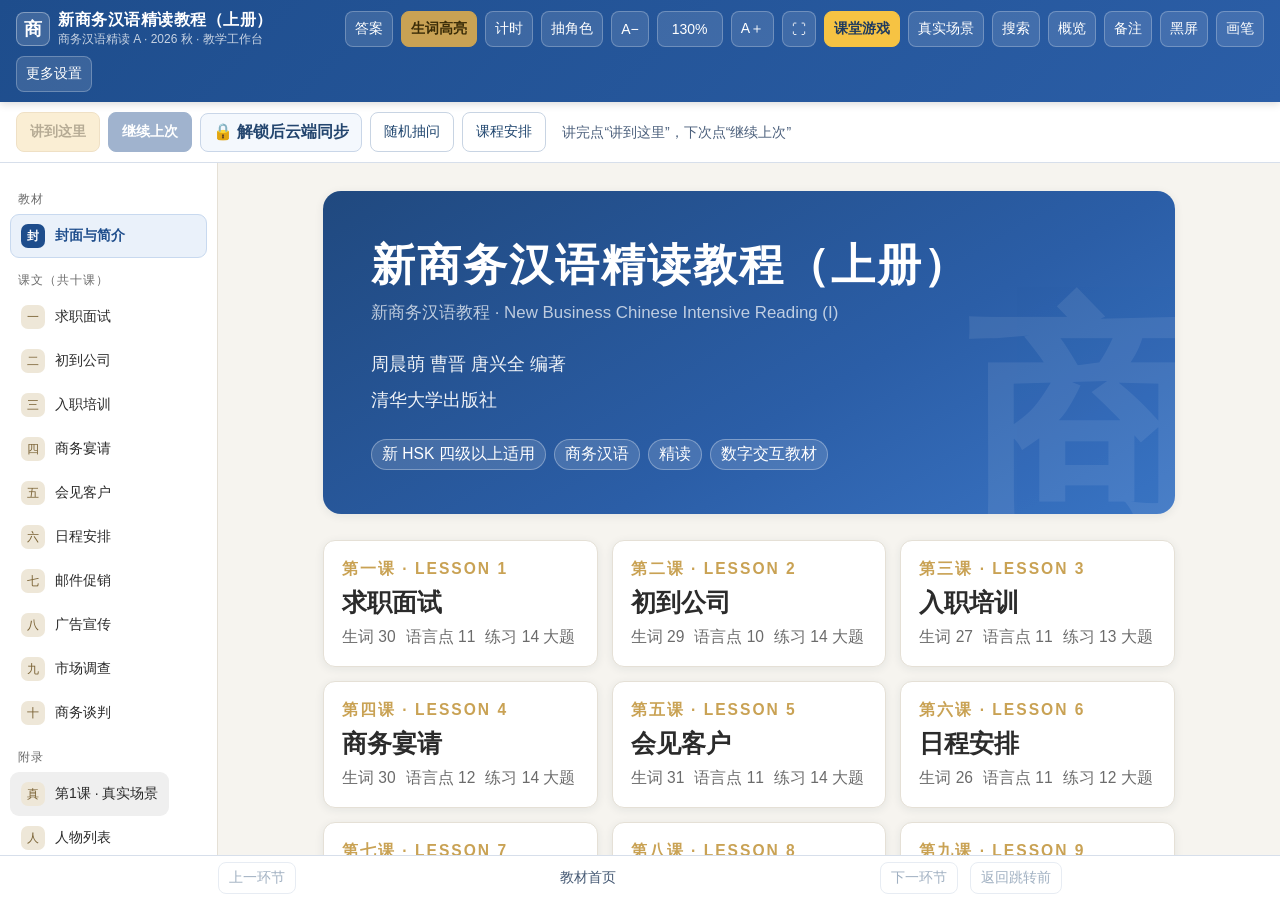
<file: 打开工作台.html>
<!DOCTYPE html>
<html lang="zh-CN">
<head>
<meta charset="UTF-8">
<meta name="viewport" content="width=device-width, initial-scale=1.0">
<title>商务汉语精读 A · 教学工作台</title>
<style>
:root {
  --primary: #1e4d8c;
  --primary-2: #2b5ea7;
  --accent: #c9a254;
  --bg: #f6f4ef;
  --paper: #ffffff;
  --ink: #2b2b2b;
  --ink-2: #6b6b6b;
  --line: #e5e0d6;
  --ok: #1a8f4d;
  --bad: #d03a2c;
  --radius: 12px;
  --shadow: 0 2px 10px rgba(30, 45, 70, .08);
}
* { box-sizing: border-box; }
html, body { margin: 0; padding: 0; }
body {
  font-family: "PingFang SC", "Hiragino Sans GB", "Microsoft YaHei", sans-serif;
  background: var(--bg);
  color: var(--ink);
  height: 100vh;
  overflow: hidden;
}
.serif { font-family: "Songti SC", "STSong", "Noto Serif SC", "SimSun", serif; }

/* ===== Header ===== */
header {
  height: 56px;
  background: linear-gradient(135deg, #1e4d8c 0%, #2b5ea7 100%);
  color: #fff;
  display: flex; align-items: center; gap: 14px;
  padding: 0 18px;
  box-shadow: 0 2px 8px rgba(0,0,0,.15);
  position: relative; z-index: 30;
}
header .logo {
  width: 34px; height: 34px; border-radius: 8px;
  background: rgba(255,255,255,.15);
  display: flex; align-items: center; justify-content: center;
  font-size: 18px; font-weight: 700;
  border: 1px solid rgba(255,255,255,.35);
}
header .htitle { font-size: 16px; font-weight: 600; letter-spacing: .5px; white-space: nowrap; }
header .hsub { font-size: 11px; opacity: .75; white-space: nowrap; }
header .spacer { flex: 1; }
.tbtn {
  background: rgba(255,255,255,.12);
  border: 1px solid rgba(255,255,255,.25);
  color: #fff; border-radius: 8px;
  padding: 6px 10px; font-size: 13px; cursor: pointer;
  white-space: nowrap;
}
.tbtn:hover { background: rgba(255,255,255,.25); }
.tbtn.on { background: var(--accent); border-color: var(--accent); color: #3a2c07; font-weight: 600; }

/* ===== Layout ===== */
#app { display: flex; height: calc(100vh - 56px); }
aside {
  width: 240px; flex: none;
  background: var(--paper);
  border-right: 1px solid var(--line);
  overflow-y: auto;
  padding: 14px 10px 30px;
}
main { flex: 1; overflow-y: auto; padding: 0 0 80px; scroll-behavior: smooth; }

.nav-group { font-size: 12px; color: var(--ink-2); margin: 14px 8px 6px; letter-spacing: 1px; }
.nav-item {
  display: flex; align-items: center; gap: 10px;
  padding: 9px 10px; border-radius: 9px; cursor: pointer;
  font-size: 14px; color: var(--ink);
  border: 1px solid transparent;
}
.nav-item:hover { background: #f0ede5; }
.nav-item.active { background: #eaf1fa; border-color: #c8d9ef; color: var(--primary); font-weight: 600; }
.nav-item .num {
  width: 24px; height: 24px; flex: none;
  border-radius: 7px; background: #eee7d8; color: #7a6234;
  font-size: 12px; display: flex; align-items: center; justify-content: center;
}
.nav-item.active .num { background: var(--primary); color: #fff; }

/* ===== Home ===== */
.cover {
  margin: 28px auto 0; max-width: 900px; padding: 0 24px;
}
.cover-card {
  background: linear-gradient(150deg, #20497f 0%, #2b5ea7 60%, #3a74c4 100%);
  border-radius: 18px; color: #fff; padding: 44px 48px;
  box-shadow: var(--shadow);
  position: relative; overflow: hidden;
}
.cover-card::after {
  content: "商"; position: absolute; right: -30px; bottom: -70px;
  font-size: 240px; font-family: "Songti SC", serif; opacity: .08; font-weight: 700;
}
.cover-card h1 { margin: 0 0 6px; font-size: 34px; font-family: "Songti SC", serif; letter-spacing: 2px; }
.cover-card .en { opacity: .7; font-size: 13px; margin-bottom: 22px; }
.cover-card .meta { font-size: 14px; line-height: 2; opacity: .92; }
.cover-card .tags { margin-top: 20px; display: flex; gap: 8px; flex-wrap: wrap; }
.cover-card .tag {
  font-size: 12px; background: rgba(255,255,255,.14); border: 1px solid rgba(255,255,255,.3);
  padding: 4px 10px; border-radius: 20px;
}
.lesson-grid {
  max-width: 900px; margin: 26px auto; padding: 0 24px;
  display: grid; grid-template-columns: repeat(auto-fill, minmax(250px, 1fr)); gap: 14px;
}
.lcard {
  background: var(--paper); border: 1px solid var(--line); border-radius: var(--radius);
  padding: 18px; cursor: pointer; box-shadow: var(--shadow);
  transition: transform .15s, box-shadow .15s;
}
.lcard:hover { transform: translateY(-3px); box-shadow: 0 8px 20px rgba(30,45,70,.13); }
.lcard .lnum { font-size: 12px; color: var(--accent); font-weight: 700; letter-spacing: 2px; }
.lcard .ltitle { font-size: 19px; font-weight: 700; margin: 6px 0 8px; font-family: "Songti SC", serif; }
.lcard .lmeta { font-size: 12px; color: var(--ink-2); display: flex; gap: 10px; flex-wrap: wrap; }

/* ===== Lesson view ===== */
.subnav {
  position: sticky; top: 0; z-index: 20;
  background: rgba(246,244,239,.96); backdrop-filter: blur(4px);
  border-bottom: 1px solid var(--line);
  padding: 10px 26px;
  display: flex; gap: 6px; flex-wrap: wrap;
}
.subnav .chip {
  font-size: 13px; padding: 5px 12px; border-radius: 16px; cursor: pointer;
  border: 1px solid var(--line); background: var(--paper); color: var(--ink-2);
}
.subnav .chip:hover { border-color: var(--primary-2); color: var(--primary); }
.subnav .chip.active { background: var(--primary); border-color: var(--primary); color: #fff; font-weight: 600; }
.subnav .chip .part { font-size: 10px; opacity: .7; margin-right: 2px; }

.lesson-head { max-width: 900px; margin: 30px auto 0; padding: 0 26px; }
.lesson-head .kicker { color: var(--accent); font-weight: 700; letter-spacing: 3px; font-size: 13px; }
.lesson-head h2 { font-size: 32px; margin: 6px 0 4px; font-family: "Songti SC", serif; }
.lesson-head .en { color: var(--ink-2); font-size: 13px; }

.section { max-width: 900px; margin: 26px auto; padding: 0 26px; }
.sec-title {
  display: flex; align-items: center; gap: 10px;
  font-size: 18px; font-weight: 700; margin-bottom: 14px;
}
.sec-title::before { content: ""; width: 5px; height: 20px; border-radius: 3px; background: var(--accent); }
.sec-title .part-tag {
  font-size: 11px; font-weight: 600; color: var(--primary);
  background: #e7effa; padding: 3px 9px; border-radius: 12px;
}

.card {
  background: var(--paper); border: 1px solid var(--line);
  border-radius: var(--radius); padding: 20px 22px;
  box-shadow: var(--shadow); margin-bottom: 14px;
}

/* 导读 */
.qcard { display: flex; gap: 14px; align-items: flex-start; }
.qcard .qnum {
  width: 30px; height: 30px; flex: none; border-radius: 50%;
  background: #fdf3e0; color: #8a6a1f; border: 1px solid #ecd9a8;
  display: flex; align-items: center; justify-content: center; font-weight: 700;
}
.qcard .qtext { font-size: 16.5px; line-height: 1.8; padding-top: 2px; }
.qcard .qhint { font-size: 12px; color: var(--ink-2); margin-top: 6px; }

/* 核心句 */
.key-s {
  font-size: 19px; line-height: 1.9; font-family: "Songti SC", serif;
  display: flex; gap: 12px;
}
.key-s .knum { color: var(--accent); font-weight: 700; flex: none; }

/* 对话 */
.dlg-intro {
  background: #eef3fa; border-left: 4px solid var(--primary-2);
  padding: 12px 16px; border-radius: 0 10px 10px 0;
  font-size: 14.5px; line-height: 1.9; margin-bottom: 16px; color: #33455e;
}
.rolebar { display: flex; gap: 8px; flex-wrap: wrap; align-items: center; margin-bottom: 14px; font-size: 13px; color: var(--ink-2); }
.rolechip {
  padding: 5px 12px; border-radius: 16px; font-size: 13px; cursor: pointer;
  border: 1.5px solid; background: #fff; font-weight: 600;
}
.rolechip.masked { opacity: .45; border-style: dashed; }
.bubble-row { display: flex; gap: 12px; margin-bottom: 12px; align-items: flex-start; }
.avatar {
  width: 38px; height: 38px; flex: none; border-radius: 50%;
  color: #fff; font-weight: 700; font-size: 14px;
  display: flex; align-items: center; justify-content: center;
  box-shadow: 0 2px 5px rgba(0,0,0,.12);
}
.bubble { max-width: 82%; }
.bubble .who { font-size: 12px; color: var(--ink-2); margin: 0 2px 4px; }
.bubble .text {
  background: var(--paper); border: 1px solid var(--line);
  border-radius: 4px 14px 14px 14px; padding: 11px 15px;
  font-size: 16px; line-height: 1.85; box-shadow: var(--shadow);
}
.bubble .text.masked { filter: blur(7px); cursor: pointer; user-select: none; }
.scene-line { text-align: center; color: var(--ink-2); font-size: 14px; margin: 14px 0; }
.scene-line span { background: #efe9db; padding: 4px 16px; border-radius: 14px; }

/* 生词卡 */
.vgrid { display: grid; grid-template-columns: repeat(auto-fill, minmax(240px, 1fr)); gap: 12px; }
.vcard { perspective: 900px; height: 132px; cursor: pointer; }
.vcard-inner {
  position: relative; width: 100%; height: 100%;
  transition: transform .45s; transform-style: preserve-3d;
}
.vcard.flipped .vcard-inner { transform: rotateY(180deg); }
.vface {
  position: absolute; inset: 0; backface-visibility: hidden;
  border-radius: var(--radius); border: 1px solid var(--line);
  background: var(--paper); box-shadow: var(--shadow);
  padding: 14px 16px; display: flex; flex-direction: column; justify-content: center;
}
.vface.front .vword { font-size: 26px; font-weight: 700; font-family: "Songti SC", serif; }
.vface.front .vpos { margin-top: 8px; font-size: 12px; color: var(--accent); font-weight: 600; }
.vface.front .vflip { position: absolute; right: 12px; bottom: 10px; font-size: 11px; color: #b7ad99; }
.vface.back { transform: rotateY(180deg); background: #fbf7ee; }
.vface.back .vpinyin { font-size: 15px; color: var(--primary); font-weight: 600; margin-bottom: 6px; }
.vface.back .vdef { font-size: 12.5px; line-height: 1.65; color: #4a4437; overflow: hidden; display: -webkit-box; -webkit-line-clamp: 4; -webkit-box-orient: vertical; }
.vtools { margin-bottom: 14px; display: flex; gap: 8px; align-items: center; font-size: 13px; color: var(--ink-2); }
.mini-btn {
  font-size: 12.5px; padding: 5px 12px; border-radius: 14px; cursor: pointer;
  border: 1px solid var(--line); background: var(--paper); color: var(--ink);
}
.mini-btn:hover { border-color: var(--primary-2); color: var(--primary); }

/* 语言点 */
.lp { padding: 0; overflow: hidden; }
.lp-head {
  width: 100%; text-align: left; background: none; border: none; cursor: pointer;
  padding: 16px 20px; display: flex; gap: 12px; align-items: baseline;
  font-size: 15.5px;
}
.lp-head .lpnum {
  flex: none; width: 26px; height: 26px; border-radius: 8px;
  background: var(--primary); color: #fff; font-size: 13px; font-weight: 700;
  display: flex; align-items: center; justify-content: center;
}
.lp-head .lps { font-family: "Songti SC", serif; font-weight: 600; line-height: 1.7; flex: 1; }
.lp-head .arrow { color: #b7ad99; transition: transform .2s; font-size: 12px; }
.lp.open .lp-head .arrow { transform: rotate(90deg); }
.lp-body { display: none; padding: 0 22px 18px 58px; }
.lp.open .lp-body { display: block; }
.lp-body .exp { font-size: 14.5px; line-height: 1.9; color: #3d3d3d; margin: 0 0 8px; }
.lp-body .ex-list { background: #f6f8fc; border-radius: 10px; padding: 10px 16px; margin: 10px 0; }
.lp-body .ex-list .ex { font-size: 14.5px; line-height: 2; color: #2c3e58; }
.lp-body .ex-list .ex::before { content: "例 "; color: var(--accent); font-size: 11px; font-weight: 700; margin-right: 6px; }
.lp-body .extra { background: #fbf5e7; border: 1px dashed #ddc589; border-radius: 10px; padding: 12px 16px; font-size: 13.5px; line-height: 1.9; white-space: pre-wrap; color: #5d4d25; }

/* 课文 */
.kewen-card { padding: 34px 42px; }
.kewen-card h3 { text-align: center; font-family: "Songti SC", serif; font-size: 24px; margin: 0 0 22px; }
.kewen-card p { font-family: "Songti SC", serif; font-size: 16.5px; line-height: 2.15; text-indent: 2em; margin: 0 0 12px; text-align: justify; }

/* 练习 */
.ex-block { margin-bottom: 18px; }
.ex-head {
  display: flex; align-items: center; gap: 10px; flex-wrap: wrap;
  margin-bottom: 12px;
}
.ex-title { font-size: 16px; font-weight: 700; }
.ex-type { font-size: 11px; padding: 3px 9px; border-radius: 11px; background: #efe9db; color: #7a6234; font-weight: 600; }
.ex-score { font-size: 12.5px; color: var(--ink-2); margin-left: auto; }
.ex-intro { font-size: 13.5px; color: var(--ink-2); margin: -4px 0 12px; line-height: 1.7; }
.ex-item { padding: 12px 0; border-top: 1px dashed var(--line); }
.ex-item:first-of-type { border-top: none; }
.ex-q { font-size: 15.5px; line-height: 1.9; }
.ex-q .qn { color: var(--accent); font-weight: 700; margin-right: 6px; }

.judge-btns { display: inline-flex; gap: 8px; margin-left: 12px; vertical-align: middle; }
.jbtn {
  width: 34px; height: 30px; border-radius: 8px; cursor: pointer;
  border: 1.5px solid var(--line); background: #fff; font-size: 15px; font-weight: 700;
}
.jbtn:hover { border-color: var(--primary-2); }
.jbtn.sel-ok { background: var(--ok); border-color: var(--ok); color: #fff; }
.jbtn.sel-bad { background: var(--bad); border-color: var(--bad); color: #fff; }
.fb { font-size: 13px; margin-left: 10px; font-weight: 600; }
.fb.ok { color: var(--ok); }
.fb.bad { color: var(--bad); }

.opt-btn {
  display: inline-block; margin: 4px 8px 4px 0; padding: 7px 14px;
  border: 1.5px solid var(--line); border-radius: 9px; background: #fff;
  font-size: 14.5px; cursor: pointer;
}
.opt-btn:hover { border-color: var(--primary-2); }
.opt-btn.sel-ok { background: var(--ok); border-color: var(--ok); color: #fff; }
.opt-btn.sel-bad { background: var(--bad); border-color: var(--bad); color: #fff; }

.blank-sel {
  font-size: 15px; padding: 4px 8px; margin: 0 4px; min-width: 96px;
  border: 1.5px solid var(--primary-2); border-radius: 8px; color: var(--primary);
  background: #f4f8fe; cursor: pointer;
}
.blank-sel.ok { border-color: var(--ok); color: var(--ok); background: #eef9f1; }
.blank-sel.bad { border-color: var(--bad); color: var(--bad); background: #fdf0ee; }
.bank { display: flex; flex-wrap: wrap; gap: 8px; margin-bottom: 12px; background: #f6f8fc; padding: 10px 14px; border-radius: 10px; }
.bank .bw { font-size: 14.5px; background: #fff; border: 1px solid #d5e0f0; color: var(--primary); border-radius: 8px; padding: 4px 12px; font-weight: 600; }

.match-wrap { display: grid; grid-template-columns: 1fr 1fr; gap: 10px 60px; }
.mcol { display: flex; flex-direction: column; gap: 8px; }
.mitem {
  padding: 9px 14px; border-radius: 9px; border: 1.5px solid var(--line);
  background: #fff; font-size: 15px; cursor: pointer; text-align: center;
  transition: all .15s;
}
.mitem:hover { border-color: var(--primary-2); }
.mitem.picked { border-color: var(--accent); background: #fdf6e6; font-weight: 700; }
.mitem.done { border-color: var(--ok); background: #eef9f1; color: var(--ok); cursor: default; }
.mitem.wrong { border-color: var(--bad); background: #fdf0ee; animation: shake .3s; }
@keyframes shake { 25% {transform: translateX(-4px);} 75% {transform: translateX(4px);} }

.ans-tag {
  display: none; font-size: 12.5px; color: #8a6a1f; background: #fdf3e0;
  border: 1px solid #ecd9a8; border-radius: 8px; padding: 3px 10px; margin-left: 10px;
  vertical-align: middle;
}
body.show-answers .ans-tag { display: inline-block; }
body.show-answers .ans-line { display: block; }
.ans-line { display: none; font-size: 13px; color: #8a6a1f; margin-top: 6px; }

/* 开放题参考答案：默认隐藏，点击后展开（2026-10-28 补充） */
.ref-wrap { margin: 2px 0 12px 26px; }
.ref-btn {
  font: inherit; font-size: 13px; color: #8a6a1f; background: #fdf3e0;
  border: 1px solid #ecd9a8; border-radius: 999px; padding: 3px 12px; cursor: pointer;
  transition: background .2s, color .2s;
}
.ref-btn:hover, .ref-btn:focus-visible { background: #f8e6bf; }
.ref-btn[aria-expanded="true"] { background: #8a6a1f; border-color: #8a6a1f; color: #fff; }
.ref-btn .ref-arrow { display: inline-block; margin-left: 4px; transition: transform .3s; }
.ref-btn[aria-expanded="true"] .ref-arrow { transform: rotate(180deg); }
.ref-ans {
  display: grid; grid-template-rows: 0fr; opacity: 0; transform: translateY(-6px);
  transition: grid-template-rows .4s ease, opacity .35s ease, transform .35s ease, margin-top .4s ease;
  margin-top: 0; visibility: hidden;
}
.ref-ans > .ref-inner { overflow: hidden; min-height: 0; }
.ref-ans.open, body.show-answers .ref-ans {
  grid-template-rows: 1fr; opacity: 1; transform: none; margin-top: 8px; visibility: visible;
}
.ref-card {
  border-left: 4px solid #d9a93c; background: #fffaf0; border-radius: 0 10px 10px 0;
  padding: 8px 14px; color: #5c4513; font-size: 14.5px; line-height: 1.9; white-space: pre-wrap;
}
.ref-card .ref-label {
  display: inline-block; font-size: 12px; font-weight: 700; color: #fff; background: #c08a1e;
  border-radius: 6px; padding: 1px 8px; margin-right: 8px; letter-spacing: 1px; white-space: normal;
}
.ref-card .ref-note { font-size: 12px; color: #a08040; white-space: normal; }
body.show-answers .ref-btn, body.show-answers .ref-all { display: none; }
.ref-all { margin-left: auto; }
@media (prefers-reduced-motion: reduce) {
  .ref-ans, .ref-btn, .ref-btn .ref-arrow { transition: none; }
}
@media print { .ref-btn, .ref-all { display: none !important; } }

/* 教材插图（2026-10-28 补充）：随字号缩放、自适应、可打印 */
.book-figs { display: flex; flex-wrap: wrap; gap: 12px; margin: 4px 0 14px 26px; align-items: flex-start; }
.book-fig { margin: 0; flex: 0 1 24em; max-width: 100%; font-size: calc(14px * var(--reading-scale, 1));
  background: #fff; border: 1px solid #e3e7ef; border-radius: 10px; padding: 8px; break-inside: avoid; page-break-inside: avoid; }
.book-figs.multi .book-fig { flex-basis: 15em; }
.book-fig img { display: block; width: 100%; height: auto; border-radius: 6px; background: #f4f4f4; }
.book-fig figcaption { font-size: .9em; color: #4a5568; margin-top: 6px; line-height: 1.6; text-align: center; }
.book-fig figcaption b { color: #2c3e58; }
.book-fig .fig-src { display: inline-block; margin-left: 8px; font-size: .8em; color: #fff; background: #8a94a6; border-radius: 4px; padding: 0 6px; vertical-align: 1px; }
@media (max-width: 640px) { .book-figs { margin-left: 0; } .book-figs.multi .book-fig { flex-basis: calc(50% - 6px); } }
@media print { .book-figs { margin-left: 0; } .book-fig { border-color: #bbb; } .book-fig img { max-height: 9cm; width: auto; max-width: 100%; } }
#main .ref-card { font-size: calc(14.5px * var(--reading-scale, 1)); overflow-wrap: anywhere; }
#main .ref-card .ref-label { font-size: calc(12px * var(--reading-scale, 1)); }
#main .ref-card .ref-note { font-size: calc(12px * var(--reading-scale, 1)); }
#main .ref-btn { font-size: calc(13px * var(--reading-scale, 1)); }

.open-item { display: flex; gap: 10px; }
.open-item .qn { color: var(--accent); font-weight: 700; flex: none; }
.open-item .qt { font-size: 15px; line-height: 1.9; white-space: pre-wrap; }

/* 教材表格（忠实原书版式） */
.book-table { width: 100%; border-collapse: collapse; margin: 14px 0; font-size: 14.5px; background: #fff; }
.book-table caption { font-weight: 700; font-size: 14px; padding: 8px 6px; color: #444; letter-spacing: .5px; }
.book-table th, .book-table td { border: 1.5px solid #9aa0a8; padding: 9px 13px; line-height: 1.8; vertical-align: middle; }
.book-table thead th { background: #f0ede4; text-align: center; letter-spacing: 1px; font-size: 14.5px; }
.book-table tbody th { background: #f7f5ef; font-weight: 600; white-space: nowrap; }

/* 夹纸板（招聘启事/空白模板） */
.clipbox {
  position: relative; margin: 26px 0 18px; padding: 24px 34px 26px;
  background: #fff; border: 2.5px solid #9aa0a8; border-radius: 12px;
}
.clip-tab {
  position: absolute; top: -13px; left: 50%; transform: translateX(-50%);
  width: 110px; height: 15px; background: #c6cad2;
  border-radius: 9px 9px 0 0; border: 2.5px solid #9aa0a8; border-bottom: none;
}
.clip-title { text-align: center; font-weight: 700; letter-spacing: 8px; font-size: 17px; margin-bottom: 14px; }
.clip-line { font-size: 14.5px; line-height: 2.15; }
.clip-blank { height: 37px; border-bottom: 1.5px solid #bcc1c9; }
.clip-blank:last-child { margin-bottom: 4px; }

/* 人物 */
.pgrid { display: grid; grid-template-columns: repeat(auto-fill, minmax(260px, 1fr)); gap: 14px; max-width: 900px; margin: 26px auto; padding: 0 24px; }
.pcard { display: flex; gap: 14px; align-items: center; }
.pcard .avatar { width: 46px; height: 46px; font-size: 17px; }
.pcard .pname { font-size: 17px; font-weight: 700; }
.pcard .prole { font-size: 12.5px; color: var(--ink-2); line-height: 1.6; margin-top: 3px; }

/* 总词表 */
.vtab { max-width: 980px; margin: 20px auto; padding: 0 24px; }
.vtab table { width: 100%; border-collapse: collapse; background: #fff; border-radius: 12px; overflow: hidden; box-shadow: var(--shadow); }
.vtab th { background: var(--primary); color: #fff; font-size: 13px; padding: 10px 12px; text-align: left; }
.vtab td { font-size: 14px; padding: 9px 12px; border-top: 1px solid var(--line); }
.vtab tr:hover td { background: #f6f8fc; }
.vtab .search {
  width: 100%; padding: 10px 16px; font-size: 15px; border: 1.5px solid var(--line);
  border-radius: 10px; margin-bottom: 14px; outline: none; background: #fff;
}
.vtab .search:focus { border-color: var(--primary-2); }

/* 浮层：计时器 & 抽人 */
.fab-panel {
  position: fixed; right: 20px; top: 66px; z-index: 50;
  background: #fff; border: 1px solid var(--line); border-radius: 14px;
  box-shadow: 0 10px 30px rgba(0,0,0,.18); padding: 18px 20px; width: 250px;
  display: none;
}
.fab-panel.show { display: block; }
.fab-panel h4 { margin: 0 0 12px; font-size: 14px; color: var(--ink-2); }
#timer-disp { font-size: 40px; font-weight: 700; text-align: center; font-variant-numeric: tabular-nums; color: var(--primary); margin: 6px 0 12px; }
#timer-disp.over { color: var(--bad); }
.trow { display: flex; gap: 8px; justify-content: center; }
.trow input { width: 64px; padding: 6px 8px; font-size: 14px; border: 1.5px solid var(--line); border-radius: 8px; text-align: center; }
#picker-disp { font-size: 34px; font-weight: 700; text-align: center; color: var(--accent); min-height: 52px; display: flex; align-items: center; justify-content: center; font-family: "Songti SC", serif; }
#picker-role { text-align: center; font-size: 12.5px; color: var(--ink-2); min-height: 20px; margin-bottom: 10px; }




::-webkit-scrollbar { width: 9px; height: 9px; }
::-webkit-scrollbar-thumb { background: #cfc8b8; border-radius: 5px; }
::-webkit-scrollbar-track { background: transparent; }

@media print {
  header, aside, .subnav, .vtools, .judge-btns { display: none !important; }
  body { overflow: visible; height: auto; }
  #app { display: block; height: auto; }
}

</style>
<link rel="stylesheet" href="assets/workbench.css">
<link rel="stylesheet" href="assets/reading-font.css">
<link rel="stylesheet" href="assets/real-life.css">
<link rel="stylesheet" href="assets/character-avatars.css">
<link rel="stylesheet" href="assets/whiteboard.css">
<link rel="stylesheet" href="assets/vocab-highlight.css">
<link rel="stylesheet" href="assets/class-game.css">
<link rel="icon" href="data:,">
</head>
<body class="fs-1">
<header>
  <button class="logo" id="wb-menu" aria-label="展开或收起课程目录" title="课程目录">商</button>
  <div>
    <div class="htitle">新商务汉语精读教程（上册）</div>
    <div class="hsub">商务汉语精读 A · 2026 秋 · 教学工作台</div>
  </div>
  <div class="spacer"></div>
  <button class="tbtn" id="btn-ans" title="显示/隐藏所有参考答案">答案</button>
  <button class="tbtn" id="btn-timer" title="课堂计时器">计时</button>
  <button class="tbtn" id="btn-picker" title="随机抽取人物角色">抽角色</button>
  <button class="tbtn" id="btn-fs-dec" title="减小字号">A−</button>
  <button class="tbtn" id="btn-fs-inc" title="增大字号">A＋</button>
  <button class="tbtn" id="btn-full" title="全屏">⛶</button>
</header>
<div id="app">
  <aside id="sidebar"></aside>
  <main id="main"></main>
</div>

<div class="fab-panel" id="panel-timer">
  <h4>课堂计时器</h4>
  <div id="timer-disp">00:00</div>
  <div class="trow">
    <input id="timer-min" type="number" min="1" max="120" value="5" title="分钟">
    <button class="mini-btn" id="timer-start">开始</button>
    <button class="mini-btn" id="timer-reset">重置</button>
  </div>
</div>

<div class="fab-panel" id="panel-picker">
  <h4>随机抽取角色（人物列表）</h4>
  <div id="picker-disp">？</div>
  <div id="picker-role"></div>
  <div class="trow"><button class="mini-btn" id="picker-go">开始抽取</button></div>
</div>

<script>
const BOOK_DATA = {"meta": {"book": "新商务汉语精读教程（上册）", "series": "新商务汉语教程 · New Business Chinese Intensive Reading (I)", "authors": "周晨萌 曹晋 唐兴全 编著", "publisher": "清华大学出版社", "characters": [{"name": "王中", "role": "新锐公司销售部新进职员"}, {"name": "高雷", "role": "新锐公司副总经理"}, {"name": "张强", "role": "新锐公司人力资源部经理"}, {"name": "吴云", "role": "新锐公司销售部经理"}, {"name": "陈新", "role": "新锐公司财务部经理"}, {"name": "赵伟", "role": "新锐公司人力资源部人事助理"}, {"name": "李丽", "role": "新锐公司销售部职员"}, {"name": "李一冰", "role": "天乐公司（新锐公司的合作公司之一）总经理"}, {"name": "张畅", "role": "佳培广告公司（新锐公司的合作公司之一）经理"}, {"name": "大卫", "role": "中天国际有限公司（新锐公司的合作公司之一）亚洲区副总经理"}, {"name": "彼得", "role": "中天国际有限公司（新锐公司的合作公司之一）亚洲区技术总监"}]}, "lessons": [{"id": 1, "title": "求职面试", "daodu": ["你参加过面试吗？在面试的时候，你应该怎么介绍自己？", "如果你是公司的人事经理，在面试过程中，你会问什么问题呢？", "你觉得面试的时候应该注意什么？"], "hexinjv": ["我毕业于对外经济贸易大学。", "工资不是最重要的，重要的是工作岗位适合自己。", "短则30分钟，长则几个小时。", "自我介绍，就如同商品广告。"], "duihua": {"intro": "王中去新锐公司应聘，新锐公司高副总经理和人力资源部张经理对小王进行了面试。", "lines": [{"speaker": "场景", "text": "（面试会场）"}, {"speaker": "张经理", "text": "你好！欢迎你来应聘。"}, {"speaker": "小王", "text": "您好！很高兴能有这次面试机会。这是我的求职简历。"}, {"speaker": "张经理", "text": "谢谢！请你做一个简单的自我介绍。"}, {"speaker": "小王", "text": "好的。我叫王中，今年 23 岁，毕业于对外经济贸易大学，专业是国际经济与贸易。"}, {"speaker": "高副总经理", "text": "你选择这份工作的动机是什么？"}, {"speaker": "小王", "text": "我在网上看到了贵公司的招聘启事，觉得贵公司提供的工作岗位与我的专业很对口，因此我很感兴趣，希望能在这儿发挥出自己的优势。"}, {"speaker": "张经理", "text": "你觉得你从事这份工作有什么优势？"}, {"speaker": "小王", "text": "我了解经济贸易方面的基本理论和方法，对国际经贸行业的现状比较熟悉，之前在其他类似公司有过比较多的实习经历，有一定的工作经验。最主要的是，我很喜欢从事这方面的工作。"}, {"speaker": "张经理", "text": "你的外语水平怎么样？"}, {"speaker": "小王", "text": "我用英语和国外客户沟通是没有问题的，口语、听力和写作能力都还不错。另外，我还学过一点儿德语。"}, {"speaker": "张经理", "text": "你有过这方面的工作经验吗？"}, {"speaker": "小王", "text": "我毕业后在一家小公司工作过三个月，有一定的实践经验。"}, {"speaker": "高副总经理", "text": "那为什么选择跳槽呢？"}, {"speaker": "小王", "text": "在这三个月内，我积累了一定的工作经验，但觉得原有的岗位不太适合自己，所以想在更高的平台上锻炼自己。"}, {"speaker": "高副总经理", "text": "你对工资有什么要求？对这份工作有什么期望和目标吗？"}, {"speaker": "小王", "text": "我刚参加工作，工资不是最重要的，重要的是工作岗位适合自己，自己能在工作中发挥自己的能力，得到提高，为公司的发展做出贡献。"}, {"speaker": "张经理", "text": "你还有什么问题想了解的吗？"}, {"speaker": "小王", "text": "没有了。"}, {"speaker": "高副总经理", "text": "好的。刚才看了你的简历，听了你的介绍，我们觉得你很适合这份工作。欢迎你加入我们公司！"}, {"speaker": "小王", "text": "是吗？那太好了！非常感谢贵公司能给我这次工作机会！"}]}, "lijie": [{"type": "judge", "title": "一、判断对错", "items": [{"text": "小王毕业于对外经济贸易大学，专业是国际金融。", "answer": false}, {"text": "因为新锐公司工资很高，所以小王选择去新锐公司工作。", "answer": false}, {"text": "小王的外语能力比较好，他精通英语和法语。", "answer": false}, {"text": "小王是一个不负责任的员工，经常性地跳槽。", "answer": false}, {"text": "小王在很多个公司实习或工作过，积累了很多经验。", "answer": true}]}, {"type": "open", "title": "二、回答问题", "items": ["小王是怎么想到去新锐公司应聘的？", "面试小王的考官都有谁？", "小王认为自己从事这份工作有哪些优势？", "小王对工资有什么要求？", "下列问题中，哪一个没有在面试过程中出现？\nA．选择工作的动机　B．工作经验　C．教育背景\nD．工资　E．恋爱经历　F．外语水平"]}], "duihua_shengci": [{"word": "应聘", "pos": "动词", "def": "接受聘请，常指去公司等寻找工作机会", "pinyin": "yìng pìn"}, {"word": "人力资源部", "pos": "名词", "def": "公司的人事部门 (Human Resource, HR)", "pinyin": "rén lì zī yuán bù"}, {"word": "面试", "pos": "动词、名词", "def": "当面考查、测试", "pinyin": "miàn shì"}, {"word": "简历", "pos": "名词", "def": "对个人学习、经历、特长、爱好及其他有关情况所作的简单的介绍", "pinyin": "jiǎn lì"}, {"word": "动机", "pos": "名词", "def": "推动人从事某种活动的念头", "pinyin": "dòng jī"}, {"word": "招聘", "pos": "动词", "def": "用公告的方式招员工", "pinyin": "zhāo pìn"}, {"word": "启事", "pos": "名词", "def": "一种应用文，公开贴在墙上、登在报刊上陈述一件事", "pinyin": "qǐ shì"}, {"word": "发挥", "pos": "动词", "def": "把内在的性质或能力表现出来", "pinyin": "fā huī"}, {"word": "优势", "pos": "名词", "def": "超过同类事物中其他情况的形势。反义词为“劣势”", "pinyin": "yōu shì"}, {"word": "沟通", "pos": "动词、名词", "def": "人与人之间、人与群体之间思想与感情的传递和返回的过程，目的是使思想达成一致和感情的通畅", "pinyin": "gōu tōng"}, {"word": "跳槽", "pos": "动词", "def": "离开原来的工作，另外寻找工作", "pinyin": "tiào cáo"}, {"word": "积累", "pos": "动词", "def": "逐渐聚集", "pinyin": "jī lěi"}, {"word": "锻炼", "pos": "动词", "def": "通过生产劳动、社会斗争和工作实践，使觉悟、工作能力等提高", "pinyin": "duàn liàn"}, {"word": "期望", "pos": "动词、名词", "def": "对人或事物的未来有所等待，希望", "pinyin": "qī wàng"}, {"word": "贡献", "pos": "动词、名词", "def": "对国家或人民做的有益的事", "pinyin": "gòng xiàn"}], "duihua_yuyandian": [{"num": "1", "sentence": "毕业于对外经济贸易大学。", "explanation": ["动词＋于＋宾语：动词后的“于”与“在”“跟”“从”的意思相同，其后可以是处所或时间词语，也可以是其他有关的内容。“于”多用在书面语中。", "形容词＋于＋宾语：这里的“于”跟“比”“对”相当，其后的词语也多是“比”和“对”的对象。这时的“于”既可用在口语中，也可用在书面语中。", "很多时候，“于”用在一个形容词的后面，表示“在……方面很……”，而这样的结构往往已经固化为一个词语。比如“善于”“敢于”“勇于”等。"], "examples": ["这个公司成立于 30 年前。（在）", "李小姐毕业于 1989 年。（在）", "老师的年龄相当于我的三倍。（跟、和）", "他毕业于北京大学。（从）", "我们班的学生多于他们班。（比）", "这样做有利于大家的健康。（对）", "他善于和人沟通，所以有很多朋友。", "我不是一个安于现状的人，总是想着改变。", "真正的勇士总是敢于直面困难，决不后退。"], "extra": ""}, {"num": "2", "sentence": "觉得贵公司提供的工作岗位与我的专业很对口。", "explanation": ["“对口”，形容词，互相联系的两方在工作内容和性质上相一致。常见的搭配有：专业对口、对口公司。"], "examples": ["你想专业对口，发挥专长，这是很自然的事情。", "他们公司正好是我们公司的对口公司。", "中国东部地区要进一步搞好对西部地区的对口支持和技术合作。"], "extra": ""}, {"num": "3", "sentence": "之前在其他类似公司有过比较多的实习经历。", "explanation": ["“实习”，动词，意思是把学到的理论知识拿到实际工作中去应用和检验，以锻炼工作能力。"], "examples": ["每个大学生都应该去一些公司进行社会实习。", "经理很认真地指导我的工作，好像我是一个来这儿实习的学生。", "我们公司今年会招聘一些实习生，你可以投简历来这儿实习。", "你的实习报告写完了吗？老师催我们交呢。"], "extra": "注意：实习—实践\n“实践”，动词，实际去做，实行。也可以用作名词，意思是指改造自然和社会的有意识的活动。\n员工可以用这 20% 的时间实践，可以进行大量的测试，不用担心犯错。\n这个伟大的梦想需要我们努力去探索和实践。\n这个理论在实践中行得通吗？\n理论和实践相结合才能更好地发挥作用。\n即学即用：用“实习／实践”填空\n(1) 小王读书的时候就很注重参加各类社会___活动，假期的时候也经常会去一些机构___，这让他在求职过程中很有优势。\n(2) 学生会开展了丰富多彩的社会___活动，同时还与各个跨国公司进行联系，为同学们提供了很多___岗位."}, {"num": "4", "sentence": "我毕业后在一家小公司工作过三个月，有一定的实践经验。", "explanation": ["“经验”，名词，从多次的工作或活动中得到的知识或技能。在现代汉语中，经验不可以用作动词。"], "examples": ["他是一个经验丰富的老师。", "对这件事的处理，他是有经验的。"], "extra": "注意：经验—经历\n“经历”，动词，亲身遇到过、体验过。也可以用作名词，意思是亲身见过、做过或遭遇过的事。\n几年前他曾经经历过一次车祸。\n我在北京的留学经历使我在求职时很有优势。\n即学即用：用“经验／经历”填空\n(1) 他是一位___丰富的警察，在十年的时间里___了很多大的案件。\n(2) 正因为他___了很多事情，才积累了丰富的实践___。"}, {"num": "5", "sentence": "工资不是最重要的，重要的是工作岗位适合自己。", "explanation": ["“……不是最重要的，重要的是……”，以对比的方式，指出更重要的方面。", "这个句子还可以用“不是……而是……”的结构来表达：", "类似的表达还有："], "examples": ["选择什么不是最重要的，重要的是你怎么做。", "知识本身并不是最重要的，重要的是掌握知识的能力。", "选择什么工作不是最重要的，重要的是你怎么去做。", "最重要的不是工资，而是工作岗位适合自己。", "我最高兴的不是他这次考试的好成绩，而是他第一次在考试前进行了认真的准备。", "最让人生气的不是商品的质量，而是商场负责人对待这件事的态度。"], "extra": ""}], "duihua_lianxi": [{"type": "open", "title": "一、写出下列词语的反义词", "items": ["熟悉", "优势", "积累", "提高"]}, {"type": "open", "title": "二、在横线上填写可以搭配的词语", "items": ["贡献", "熟悉", "积累", "发挥", "招聘", "对口", "实践", "锻炼"]}, {"type": "fill", "title": "三、选词填空", "bank": ["动机", "贡献", "期望", "积累", "沟通", "发挥"], "items": [{"text": "经过十年的辛勤工作，他___了一定的资金，可以独立创业开公司了。", "answer": "积累"}, {"text": "中国的父母都___自己的孩子能成为一个优秀的成功者。", "answer": "期望"}, {"text": "这个孩子是个很认真的学生，他没有任何___去抄别人的试卷啊。", "answer": "动机"}, {"text": "很多时候，矛盾的产生都源于缺乏___，只要大家互相解释清楚了，就不会有这么多误会。", "answer": "沟通"}, {"text": "你们公司的平台太小了，使得小王无法___他的才能，真的是大材小用了。", "answer": "发挥"}, {"text": "他是我们公司的老员工，为公司的发展做出了很大___。", "answer": "贡献"}]}, {"type": "open", "title": "四、仿照例句完成句子", "items": ["1．我是来参加今天下午的面试的。\n___是来___的。\n___是___的。", "2．工资不是最重要的，重要的是工作岗位适合自己。\n___不是最重要的，重要的是___。\n___不是最重要的，重要的是___。", "3．他毕业于对外经济贸易大学。\n___于___。\n___于___。", "4．这份工作最重要的不是工资，而是工作岗位适合自己。\n最___不是___，而是___。\n最___不是___，而是___。"]}, {"type": "open", "title": "五、看谁答得好", "items": ["求职过程中求职者经常会被问到什么问题？我们应该怎么回答比较好？和朋友们一起练习一下吧。", "提问：你可以做一个自我介绍吗？　回答：___", "提问：___　回答：___", "提问：___　回答：___", "提问：___　回答：___"]}, {"type": "open", "title": "六、看谁演得好", "items": ["场景：求职面试会场\n人物1：求职者　任务：参加求职面试。\n人物2：人力资源部经理　任务：主要负责向求职者提问，并回答问题。\n人物3：人力资源部助理　任务：向求职者提问，并回答问题。\n角色扮演：和你身边的两位同学分别扮演上面的人物，模拟真实的场景，展开一段对话。"]}], "kewen": {"title": "面试方法", "paragraphs": ["求职面试好像相亲一样。企业希望在短则 30 分钟，长则几个小时的面试过程中，选出适合企业岗位工作要求的最佳人选，而应聘者也希望通过面试，展示自己，最终应聘成功。", "面试前，应聘者需要积极进行准备，仔细阅读招聘启事，明确招聘启事中对工作岗位的要求。然后，应聘者最好了解一下企业的基本现状，比如企业的规模和发展模式、主要产品或服务等，并对企业文化、经营理念进行一些了解。在此基础上，应聘者要为自己做一份内容全面并有针对性的个人简历，说明自己的基本情况以及对工作岗位的认识。此外，在正式参加面试前，求职者最好根据公司的特点选择一套得体的服装。", "面试当天，一定不要迟到，最好能提前 10 分钟到面试地点。到达目的地后求职者应耐心等候，许多公司会要求求职者填写一份应聘表格。面试时，经常会被问到一些常见问题，对这些问题要提前准备答案，这会使自己在面试的时候更从容。比如，一般面试官都会先请应聘者做一下自我介绍。而一段短短的自我介绍，其实是为进入更深入的面谈而设计的。一两分钟的自我介绍，就如同商品广告，在有限的时间内，针对客户的需要，将自己最美好的一面，毫无保留地表现出来，不但要给对方留下深刻的印象，还要立刻能引发购买欲。另外，面试中还会涉及工作经验、求职动机、薪资要求、处理突发问题的能力等。对这些常见问题进行充分的准备是面试成功的重要基础。", "面试时，良好的语言表达也很重要。首先，在发音上，要求发音清楚、声音自然；其次，在表达上，要尽量减少口头语；最后，在回答问题时要简练，不要过多谈论无关的事情。", "面试即将结束时，求职者不要在面试官面前表现出急着想离开的样子，也不要在当时就急切地问“请问我下次的面试时间是在何时”或是“您认为我怎么样”之类的问题。面试结束后的一段时间内一定要注意电话是否畅通，不要让自己错过时机。"]}, "kewen_shengci": [{"word": "展示", "pos": "动词", "def": "展现，显示，摆出来让人看。如“给你展示一下我的成果”", "pinyin": "zhǎn shì"}, {"word": "模式", "pos": "名词", "def": "某种事物的标准形式或者使人可以照着做的标准样式", "pinyin": "mó shì"}, {"word": "理念", "pos": "名词", "def": "看法、思想、思维活动的成果。如“人生理念、教学理念、办学理念、投资理念、管理理念”", "pinyin": "lǐ niàn"}, {"word": "得体", "pos": "形容词", "def": "言行恰到好处。比如“服装得体”“举止得体”", "pinyin": "dé tǐ"}, {"word": "从容", "pos": "形容词", "def": "指人镇定、时间充足", "pinyin": "cóng róng"}, {"word": "设计", "pos": "动词、名词", "def": "为做某项工作或进行某项工程而事先制定方案、计划、图样等；也可以指这些方案、计划、图样等", "pinyin": "shè jì"}, {"word": "如同", "pos": "动词", "def": "就好像。常见的结构“如同……一样”", "pinyin": "rú tóng"}, {"word": "保留", "pos": "动词", "def": "使继续存在。如“保留了下来”", "pinyin": "bǎo liú"}, {"word": "涉及", "pos": "动词", "def": "关联到，牵连到。指的是事物的关联状态", "pinyin": "shè jí"}, {"word": "薪资", "pos": "名词", "def": "工资，劳动报酬的钱", "pinyin": "xīn zī"}, {"word": "突发", "pos": "动词", "def": "突然发生，出人意料地发生。如“突发事件”", "pinyin": "tū fā"}, {"word": "充分", "pos": "形容词", "def": "足够", "pinyin": "chōng fèn"}, {"word": "简练", "pos": "形容词", "def": "简明精练。如“文笔简练、语言简练”", "pinyin": "jiǎn liàn"}, {"word": "急切", "pos": "形容词", "def": "紧急迫切", "pinyin": "jí qiè"}, {"word": "畅通", "pos": "形容词", "def": "无阻碍地通行或通过", "pinyin": "chàng tōng"}], "kewen_yuyandian": [{"num": "1", "sentence": "企业希望在短则 30 分钟，长则几个小时的面试过程中，选出适合企业岗位工作要求的最佳人选。", "explanation": ["“……则……，……则……”，“则”前加正反义形容词，表示可能的情况，类似于“……的话……，……的话……”。"], "examples": ["一些专家认为，短则三年，长则五年，存款上限放开的政策会很快开始实行。", "有的人认为，未来一段时间，房价肯定会下跌，短则数月，长则两三年。", "交通运输问题处理不好，轻则耽误人们的学习工作，重则可以使整个城市陷入混乱。", "噪声污染过大，轻则失眠睡不着，重则会导致一系列生理和心理疾病。"], "extra": ""}, {"num": "2", "sentence": "而应聘者也希望通过面试，展示自己，最终应聘成功。", "explanation": ["“而”，连词，可连接词、短语和分句，表示多种关系，比如并列关系、承接关系、转折关系、递进关系等。"], "examples": ["他是一个善良而大方的人。", "大家都在认真地上课，而他却在玩手机。", "我们公司更重视根据客观条件的限制而采取相应的行动。", "而一段短短的自我介绍，其实是为进入更深入的面谈而设计的。"], "extra": ""}, {"num": "3", "sentence": "应聘者要为自己做一份内容全面并有针对性的个人简历。", "explanation": ["“针对”，动词，对准某个目标或对象，可用于句首。", "另外，“针对”还可以指“专有所指”。"], "examples": ["我们要针对儿童的心理特点进行教育。", "针对这个问题，我们讨论过好几次。", "我这么说不是针对某个人，而是针对这种现象。", "这件事是针对我来的。"], "extra": "即学即用\n(1) ___市场需求，他们开发了多样化的产品。\n(2) 这些话都是___这个问题说的。"}, {"num": "4", "sentence": "其实是为进入更深入的面谈而设计的。", "explanation": ["“其实”，表示说明事情的真实情况。一般前后意思上往往有转折，说明上文所说的不是真实的，需要用下文更正。例如："], "examples": ["我们都以为小王出国了，其实他仍然在国内。", "他说他很熟悉北京，其实他和我一样，也不太熟悉。"], "extra": "即学即用：请用“其实”完成对话\n(1) A：山田总说自己的汉语水平不太高，也不了解北京。\nB：其实他___。\n(2) A：我今天才知道，王总原来喜欢吃中餐。\nB：你搞错了吧，估计他是不好意思，其实___。"}, {"num": "5", "sentence": "一两分钟的自我介绍，就如同商品广告。", "explanation": ["“就如同”，就好像，表示比喻。比喻句常见的结构是“（好）像……一样（似的）”，而“如”“如同”“犹如”是比喻句中比较文雅、书面的比喻词。", "“就”则表示强调。"], "examples": ["平静的湖面就如同一面大大的银镜。", "他急得就如同热锅上的蚂蚁。", "这就是我住的宾馆。", "他家就在电影院东边。", "大夫越不让我出院，我就越想出院。", "我就不相信我赶不上他。"], "extra": ""}, {"num": "6", "sentence": "针对客户的需要，将自己最美好的一面，毫无保留地表现出来。", "explanation": ["“毫无”，一点儿也没有。后面一般接名词，组成四字短语。"], "examples": ["你这样做是毫无道理的。", "他跟这件事毫无关系。", "他的病太重了，医生也毫无办法。"], "extra": "注意：毫无—毫不\n“毫不”，一点儿也不。后面一般接动词或形容词，组成四字短语。\n他批评别人的时候毫不留情。\n毫不夸张地说，他真是一个很没主见的人。\n他毫不犹豫地答应了我的要求。\n即学即用：用“毫无／毫不”填空\n(1) ___疑问，未成年人吸烟应该加以禁止。\n(2) 他成绩虽然已经很好了，但在学习上仍然___松懈。\n(3) 他一下子变得___主意了。\n(4) 我对这个问题至今___头绪。"}], "kewen_lianxi": [{"type": "match", "title": "一、词语连线", "items": [["表现", "从容"], ["衣着", "得体"], ["语言", "简练"], ["表情", "自然"], ["准备", "充分"], ["错过", "机会"], ["突发", "事件"], ["保留", "职位"], ["贴近", "生活"], ["处理", "问题"]]}, {"type": "fill", "title": "二、选词填空", "bank": ["展示", "模式", "常见", "得体", "从容", "涉及", "突发", "理念"], "items": [{"text": "虽然形势很紧张，但他表现得非常___。", "answer": "从容"}, {"text": "他详细介绍了旅游过程中的___问题。", "answer": "常见"}, {"text": "过去几十年，中国经济的发展___以经济的高速增长为主要目标。", "answer": "模式"}, {"text": "我们一定要抓紧训练，把最精彩的表演___给观众。", "answer": "展示"}, {"text": "这次研讨会的内容___生物医药、新能源等很多领域。", "answer": "涉及"}, {"text": "当我们在遇到一些___事件的时候，一定要镇定。", "answer": "突发"}, {"text": "在面试时，___的语言表达是成功的基础。", "answer": "得体"}, {"text": "这家企业有着先进的经营___。", "answer": "理念"}]}, {"type": "open", "title": "三、连词成句", "items": ["如同美丽人间西湖的仙境", "清楚发展我们应该职业未来自己的", "参加得体时宴会我们要服装选择的", "是认真基础好学习成绩是取得的", "他最佳适合这个人选岗位是的"]}, {"type": "open", "title": "四、用所给词语完成句子", "items": ["你有什么困难就告诉我们，___。（尽量）", "你现在感冒很严重，___。（最好）", "我们积极了解用户需求，认真为用户考虑，___。（而）", "___，这家企业推出了不少保健产品。（针对）", "大家都说我汉语说得好，___。（其实）"]}, {"type": "open", "title": "五、用所给词语改写句子", "items": ["1．毫无\n你这样做一点儿意义都没有。\n改写：___。\n关于这件事我们调查了半个月，一点儿收获也没有。\n改写：___。", "2．……则……，……则……\n我想他一定能取得成功的，可能在两三年后，也可能在六七年后。\n改写：___。\n这件事的后果很严重，可能会使销售额降低，也可能会使公司倒闭。\n改写：___。"]}, {"type": "open", "title": "六、任务练习", "items": ["看谁说得好\n根据王中的个人简历，向你的同学们介绍一下王中吧。", {"kind": "table", "rows": [["姓名", "王中", "性别", "男", {"t": "照片", "r": 3}], ["出生日期", "1993 年 4 月 2 日", "籍贯（jí guàn）", "中国北京"], ["联系电话", "× × × × × × × × ×", "E-mail", "× × × × @ × × × × .com"], ["教育经历", {"t": "2010 年 9 月—2014 年 7 月，对外经济贸易大学，经济学专业，本科", "c": 4}], [{"t": "工作经历", "r": 3}, {"t": "2011 年 1 月—2 月，三星公司中国有限公司，销售部，实习生", "c": 4}], [{"t": "2012 年 7 月—8 月，西门子公司中国有限公司，人力资源部，实习生", "c": 4}], [{"t": "2013 年 7 月—8 月，京东商城有限公司，售后服务部，实习生", "c": 4}], ["获奖经历", {"t": "2013 年度一等奖学金", "c": 4}], ["求职意向", {"t": "销售专员", "c": 4}], ["自我评价", {"t": "性格开朗，容易与人相处；专业扎实，有相关工作经验。", "c": 4}]]}, "看谁写得好\n某汽车公司正在招聘一名销售员，假如你现在是一名求职者，请参考下边的招聘启事写一份有针对性的个人简历。", {"kind": "clipbox", "title": "招 聘 启 事", "lines": ["职位：汽车 4S 店销售员", "要求：", "• 能力要求：本科及本科以上学历，熟练掌握一门以上外语，有一定的销售经验。", "• 性格要求：认真，善于学习，对新事物有热情。"]}, {"kind": "clipbox", "title": "求 职 简 历", "blank": 9}]}]}, {"id": 2, "title": "初到公司", "daodu": ["今天是你第一天到公司上班，你打算怎么跟同事打招呼？", "你觉得一个新员工在公司应该注意哪些问题？"], "hexinjv": ["看你说到哪儿去了。", "有什么需要帮忙的，你尽管说。", "总是担心犯错误而过于小心，以致无法完全展示自己真实的能力。", "不妨重新考虑自己的职业选择。"], "duihua": {"intro": "王中第一天上班，人力资源部人事助理赵伟给他办理了入职手续，销售部部门经理吴经理带他认识新同事，并领他参观了公司。", "lines": [{"speaker": "场景", "text": "（早上 8:00，王中准时来到公司，在人力资源部，赵伟接待了他。）"}, {"speaker": "小王", "text": "赵助理，你好！我是销售部新入职的王中，是来办理入职手续的。"}, {"speaker": "小赵", "text": "你的相关证件都带齐了吧？"}, {"speaker": "小王", "text": "身份证、毕业证书、录用证明这些都带了。另外，还有一张一寸免冠照片。"}, {"speaker": "小赵", "text": "好的。这里还有些材料，分别是试用期劳动合同和保密协议，都是一式两份，你签一下字。三个月试用期满后，表现合格才会签订转正后的劳动合同。"}, {"speaker": "小王", "text": "好的，我签好了。"}, {"speaker": "小赵", "text": "那这样入职手续就都办完了，我这里就没问题了，你可以到销售部报到了。"}, {"speaker": "小王", "text": "您的安排真周到，真的非常感谢您的帮助！"}, {"speaker": "小赵", "text": "看你说到哪儿去了，没什么，以后我们都是同事了。"}, {"speaker": "场景", "text": "（销售部）"}, {"speaker": "小王", "text": "吴经理，您好！我来报到。"}, {"speaker": "吴经理", "text": "你好！小王，欢迎你加入我们的团队！"}, {"speaker": "小王", "text": "我刚来公司，有什么不懂的地方，还请您多加指教。"}, {"speaker": "吴经理", "text": "别客气。来，和大家认识一下。这是李丽李组长，你以后就跟着她做吧。"}, {"speaker": "小王", "text": "李组长，您好！我是王中，能和您一起工作我感到非常高兴，请多多指教！"}, {"speaker": "小李", "text": "欢迎你，小王。我也算是你的前辈了，以后有什么需要帮忙的，你尽管说。"}, {"speaker": "小王", "text": "那我就不客气了！"}, {"speaker": "小李", "text": "走，我领你参观参观，顺便介绍一下公司，让你熟悉一下工作环境。"}, {"speaker": "小王", "text": "谢谢！我会尽快熟悉工作内容的。"}]}, "lijie": [{"type": "judge", "title": "一、判断对错", "items": [{"text": "小王上班第一天，人力资源部张经理帮他办理了入职手续。", "answer": false}, {"text": "小王上班第一天就与公司签订了正式的劳动合同。", "answer": false}, {"text": "新员工在三个月的试用期结束后都能转正。", "answer": false}, {"text": "李丽是小王的长辈。", "answer": false}, {"text": "吴经理带小王参观了公司，向他介绍了销售部的同事。", "answer": true}]}, {"type": "open", "title": "二、回答问题", "items": ["谁帮小王办理了入职手续？", "办理入职手续的时候，小王需要带哪些证件？", "入职第一天，小王签了哪些协议？", "小王要到哪个部门报到？", "小王被分到了谁的销售小组里？"]}], "duihua_shengci": [{"word": "助理", "pos": "名词", "def": "协助主要负责人办事的人员", "pinyin": "zhù lǐ"}, {"word": "手续", "pos": "名词", "def": "办事时需要经过的步骤", "pinyin": "shǒu xù"}, {"word": "接待", "pos": "动词", "def": "迎接、招待", "pinyin": "jiē dài"}, {"word": "证件", "pos": "名词", "def": "用来证明身份、经历等的证书和文件", "pinyin": "zhèng jiàn"}, {"word": "录用", "pos": "动词", "def": "考试或考察之后决定吸收、任用", "pinyin": "lù yòng"}, {"word": "免冠", "pos": "动词", "def": "不戴帽子", "pinyin": "miǎn guān"}, {"word": "试用期", "pos": "名词", "def": "指新员工在正式聘用以前，先试用一个时期，看是否合适", "pinyin": "shì yòng qī"}, {"word": "保密", "pos": "动词", "def": "保守机密，使不泄露出去", "pinyin": "bǎo mì"}, {"word": "签订", "pos": "动词", "def": "订立合同或协议等并签字", "pinyin": "qiān dìng"}, {"word": "转正", "pos": "动词", "def": "组织中的非正式成员成为正式成员", "pinyin": "zhuǎn zhèng"}, {"word": "周到", "pos": "形容词", "def": "（办事情、想问题）很全面，每个地方都考虑到", "pinyin": "zhōu dào"}, {"word": "指教", "pos": "动词", "def": "指点教导，多用作请人提批评意见的套语。如“请多加指教”“请多多指教”", "pinyin": "zhǐ jiào"}, {"word": "尽快", "pos": "副词", "def": "尽量加快", "pinyin": "jǐn kuài"}], "duihua_yuyandian": [{"num": "1", "sentence": "你的相关证件都带齐了吧？", "explanation": ["“证件”，证明身份、经历等的文件，它是一个所指范围较大的概念，如身份证、工作证、医疗证等。我们一般不说“身份证件”“工作证件”“医疗证件”。"], "examples": [], "extra": "注意：证件——证书——证明\n“证书”，有机关、学校、团体等发的证明资格或权利的文件，如毕业证书、学历证书、结婚证书等。证书，是“证件”的一种，侧重于“有效性”“合法性”。\n“证明”，可以用来表明或断定人或事真实性的材料。我们常说“证明信”“证明函（hán）”等。"}, {"num": "2", "sentence": "您的安排真周到。", "explanation": ["“周到”，形容词，各方面都照顾到。常见的搭配有“照顾周到”“想得周到”“安排周到”等。"], "examples": ["这次会议的安排非常周到，让大家感觉像到了家一样。", "他们为我们花费了不少的时间和精力，他们想得周到，做得自然。", "你第一次来我家做客，如果有什么不周到之处，可以尽管告诉我。"], "extra": "注意：周到—周全、周密\n“周全”“周密”，形容词，和“周到”是同义词，都有“没有疏忽、漏洞”之意。“周到”主要侧重于“各方面安排、照顾得很好”；“周全”侧重于“（东西）齐全、完备”之意，常见搭配是“想得周全”“准备得周全”；而“周密”侧重于“（思想）严密”，常见搭配是“思想周密”。\n做好周全的准备是这次旅行所必需的。\n你竟然想得这么周全，真不错。\n他的信仰更坚定，思想也更周密。\n这篇文章首尾周密，思路清晰。\n即学即用：用“周到”“周全”“周密”填空\n(1) 在正式推出这款产品之前，我们应该把顾客的反应考虑得___些。\n(2) 为了签下这个合同，我们为各个前来公司参观的客户提供了___的服务。\n(3) 只有考虑得___，设计规划才会更科学可行。"}, {"num": "3", "sentence": "看你说到哪儿去了。", "explanation": ["“说到哪儿去了”，表示对对方的说法、观点或态度的不认同，一般会在前面或后面陈述自己的理由或看法。类似的“想到哪儿去了”。如："], "examples": ["看你说到哪儿去了，都是自家人嘛！", "我们是自由恋爱，您说到哪里去了！", "这个规定是排斥外来文化吗？说到哪里去了！", "这是想到哪儿去了，他决不会干出这种事的。"], "extra": ""}, {"num": "4", "sentence": "我也算是你的前辈了。", "explanation": ["“算是”，动词，可以认为是，后跟名词。", "“算是”还可以作副词，表示经过努力或很长时间，终于实现某种愿望或达到某种目的，也可以说成“总算是”“可算是”。", "“算是”作副词，还可以表示推测想避免的事情要出现。"], "examples": ["我在这里学习过半年，咱们算是校友了。", "北京绝对可以算是国际大都市了。", "他也算是我们学校的名人了。", "等了这么长时间，你总算是来了。", "忙碌了一个多月，这个工作今天可算是做完了。", "看样子，今天这场比赛算是输定了。", "雪下得这么大，今天开车回家算是不可能了。"], "extra": ""}, {"num": "5", "sentence": "有什么需要帮忙的，你尽管说。", "explanation": ["“尽管说”，是礼貌客气的表达方式。一般是说话人想要表达自己真诚的心意。", "另外还有其他搭配，“尽管”＋动词，如“尽管提”“尽管买”“尽管点”等。"], "examples": ["看看你想吃什么，尽管点。", "今天想买什么，尽管买，我来埋单。", "有什么要求，不要客气，尽管提出来。"], "extra": ""}], "duihua_lianxi": [{"type": "open", "title": "一、在横线上填写可以搭配的词语", "items": ["办理", "签订", "请教", "录用", "接待", "周到"]}, {"type": "open", "title": "二、仿照例子，写出三个结构类似的词语", "items": ["免冠", "周到", "证书"]}, {"type": "fill", "title": "三、选词填空", "bank": ["录用", "试用", "保密", "签订", "接待", "尽快"], "items": [{"text": "您请放心，我们公司一定会___处理你说的这个问题。", "answer": "尽快"}, {"text": "我们对口公司的经理明天会来参观，我们这些天一直在准备___的工作。", "answer": "接待"}, {"text": "经过三轮面试，我们公司今年一共___了十名名牌大学的毕业生。", "answer": "录用"}, {"text": "两家公司商谈了很久才终于在公平公正的基础上___了合作协议。", "answer": "签订"}, {"text": "我告诉你的这个消息在正式公布之前，还请你严加___。", "answer": "保密"}, {"text": "我___了很多不同品牌的产品之后，决定采购他们公司的产品。", "answer": "试用"}]}, {"type": "fill", "title": "四、词语辨析", "bank": ["指教", "请教", "录用", "录取"], "items": [{"text": "我今天有很多问题想向您___。", "answer": "请教"}, {"text": "我想给父母买一台电脑，不知道什么牌子好，请大家___。", "answer": "指教"}, {"text": "___一下，新锐公司还在招聘员工吗？", "answer": "请教"}, {"text": "这是我以前做的项目书，还要请您多___。", "answer": "指教"}, {"text": "这家企业经过招聘面试，最终___了他。", "answer": "录用"}, {"text": "高中毕业后，他被中山大学文学院___了。", "answer": "录取"}, {"text": "公司业务越来越多，今年需要___新员工了。", "answer": "录用"}, {"text": "我们学校的___分数明显高于其他学校。", "answer": "录取"}]}, {"type": "open", "title": "五、仿照例句完成句子", "items": ["1．看你说到哪儿去了，没什么，以后我们都是同事了。\n看你说到哪儿去了，___。\n看你想到哪儿去了，___。", "2．有什么需要帮忙的，您尽管说。\n___，您尽管说。\n___，您尽管___。", "3．经过大家的讨论，这个问题算是搞清楚了。\n___算是___。\n___算是___。"]}, {"type": "open", "title": "六、看谁演得好", "items": ["场景：某公司人力资源部\n人物1：要办理入职手续的新员工　任务：办理入职手续。\n人物2：人力资源部经理　任务：接待新员工。\n人物3：人力资源部人事助理　任务：帮助新员工办理入职手续。\n角色扮演：和你周围的两名同学分别扮演上面三个人物，模拟真实场景展开对话。"]}], "kewen": {"title": "初入职场", "paragraphs": ["资料表明，新员工有 50%~60% 在前六个月离职，而这一情况还在不断恶化。究其原因，大部分是因为这些大学毕业生的心态并没有调整过来。那么大学毕业生应该如何更快地适应工作岗位呢？专家提醒，优秀学生不等于合格员工，做好自我心理调节是大学毕业生在职场取胜的关键。同时，企业把握好新员工的心态变化，也是留住人才的重要方法。", "走上工作岗位，意味着学生角色向职业角色转化的真正开始。大学生初入职场，非常希望得到肯定。但刚开始工作时，新员工往往会被安排做一些技术含量较低的工作；曾经是学校里的优等生，如今却只是一名普通员工；学的是热门专业，但却没有获得期望的薪资和机会。这些让许多优秀大学生都无法适应，我们经常会听到他们抱怨“做这些工作，我的才能什么时候才能发挥出来呢”“总是让我干些跑腿的活，感觉就像受罪”，等等，这就需要他们进行自我心理调节。", "作为职场新人，毕业生应当尽快地从以往的生活模式中摆脱出来，尽快熟悉并适应新的职场生活。对新入职场的大学生来说，最重要的不是一个月拿多少薪水，而是获得经验。岗位和薪资都不会是永远不变的，所以不要太在意自己一时的得失，真正的人才决不会被永远埋没。", "此外，新员工还应认识到一点，那就是在校期间学习到的东西是有限的，很多知识和能力需要在工作实践中去学习和提高。因此，在工作中，职场新人们应该虚心地向有经验的前辈学习，不断丰富自己的专业知识，提高专业技能。曾经有一位很有才华的毕业生进入到一家国有大型企业工作，但是他总认为自己才是最了不起的，听不进老员工的意见，而事实上，他只是学到了书本上的知识，却严重缺乏实践经验，最终他的态度给公司造成了巨大损失。", "当然，在虚心学习的同时，职场新人们也要学会运用自己的知识去努力解决问题，培养自己独立开展工作的能力，以便可以尽快独当一面。总是担心犯错误而过于小心，以致无法完全展示自己真实的能力，这是工作中最要不得的。", "而在逐渐熟悉工作之后，职场新人们有必要对目前的工作进行总结，分析自己对工作的适应情况，同时对自己的能力也要进行正确的评价。如果觉得这份工作确实不适合自己，不妨重新考虑自己的职业选择，对以后的事业进行规划。当前流行的“先就业后择业”的说法不无道理。"]}, "kewen_shengci": [{"word": "表明", "pos": "动词", "def": "表示清楚", "pinyin": "biǎo míng"}, {"word": "调整", "pos": "动词", "def": "改变原来的状态，使适应新的情况和要求", "pinyin": "tiáo zhěng"}, {"word": "岗位", "pos": "名词", "def": "职位", "pinyin": "gǎng wèi"}, {"word": "调节", "pos": "动词", "def": "从数量上或程度上调整，使适合要求", "pinyin": "tiáo jié"}, {"word": "意味着", "pos": "动词", "def": "代表；表示；标志着", "pinyin": "yì wèi zhe"}, {"word": "抱怨", "pos": "动词", "def": "心中怀有不满，责怪别人", "pinyin": "bào yuàn"}, {"word": "受罪", "pos": "动词", "def": "受到折磨", "pinyin": "shòu zuì"}, {"word": "摆脱", "pos": "动词", "def": "冲破束缚和障碍而获得自由", "pinyin": "bǎi tuō"}, {"word": "埋没", "pos": "动词", "def": "使显不出来；使不发挥作用", "pinyin": "mái mò"}, {"word": "缺乏", "pos": "动词", "def": "（所需要的、想要的或一般应有的事物）没有或不够", "pinyin": "quē fá"}, {"word": "损失", "pos": "动词", "def": "失去，没有补偿", "pinyin": "sǔn shī"}, {"word": "培养", "pos": "动词", "def": "按照一定的目的长期地教育和训练；使成长", "pinyin": "péi yǎng"}, {"word": "独当一面", "pos": "", "def": "单独负责一个方面的工作", "pinyin": "dú dāng yī miàn"}, {"word": "评价", "pos": "动词", "def": "通常指对一件事或人物进行判断、分析后的结论", "pinyin": "píng jià"}, {"word": "不妨", "pos": "副词", "def": "表示可以，最好还是", "pinyin": "bù fáng"}, {"word": "规划", "pos": "动词、名词", "def": "个人或组织制订的比较全面长远的发展计划", "pinyin": "guī huà"}], "kewen_yuyandian": [{"num": "1", "sentence": "走上工作岗位，意味着学生角色向职业角色转化的真正开始。", "explanation": ["“意味着”，表示；标志着；含有某种意思，可以理解为。多用于书面语，主语多为动词性短语，后面加名词、动词或动宾结构短语表示结果。"], "examples": ["加入 WTO 意味着中国企业面临着挑战和机遇。", "科学的发展意味着人类的进步。", "年龄的增长意味着责任的增加。"], "extra": "即学即用：用“意味着”完成句子\n(1) 大学毕业___。\n(2) 两国领导人的会面___。\n(3) 新的交通法规马上就要实施了，___。"}, {"num": "2", "sentence": "对新入职场的大学生来说，最重要的不是一个月拿多少薪水，而是获得经验。", "explanation": ["“对……来说”，中间是与人有关的词语，表示后面的内容是针对这个人说的。"], "examples": ["对我来说汉字不难，语法比较难。", "对留学生来说，汉语基础学习非常重要。"], "extra": "注意：对……来说—在……看来\n“对……来说”“在……看来”中间都是与人相关的词语，后边则表示这个人或跟这个人有关的看法。\n在我看来，这并没有什么可吃惊的。\n在你看来，这个问题应该怎么解决？\n即学即用：用“对……来说”“在……看来”完成句子\n(1) ___，可是个不小的打击。\n(2) ___，与众不同是一种时尚。"}, {"num": "3", "sentence": "对新入职场的大学生来说，最重要的不是一个月拿多少薪水，而是获得经验。", "explanation": ["“不是……而是……”，这个格式中“而是”前后可以是词、词组或小句，否定前面的，肯定后面的。“而是”不能单用。"], "examples": ["给你打电话的不是安娜，而是玛丽。", "我们班不是学经贸的，而是学金融的。", "他不是病了，而是心情不太好。"], "extra": ""}, {"num": "4", "sentence": "总是担心犯错误而过于小心，以致无法完全展示自己真实的能力。", "explanation": ["“以致”，连词，经常用在复句的后一个分句的前边，表示后面的内容是前面说的原因造成的结果，多指不好的结果或不希望出现的情况。"], "examples": ["刚刚下过一场大雪，以致路上交通非常拥堵。", "他只听一面之词，以致做出了错误的判断。"], "extra": "注意：以致—以至\n“以至”和“以致”都是连词，但在用法上有很大差别。“以至”，有“一直到”的意思，表范围、数量、程度、时间等延伸和发展，一般指从小到大，从少到多，从浅到深。\n从沿海城市以至广大农村，到处是一片动人景象。（表范围）\n要学会游泳，必须一次、两次以至十次百次地反复练习。（表时间、数量）\n另外，“以至”有甚至的意思，用在一句开头，表示由于前一分句的情况而产生某种结果。\n他专心致志地工作，以至有人招呼他也没有听到。\n即学即用：用“以致”“以至”填空\n(1) 现代科学技术的发展日新月异，___从前神话、童话中的一些幻想故事，现在都有可能成为现实。\n(2) 由于不注意安全操作___出了严重的事故。\n(3) 遇事要积极思考，要想到问题的两面、三面___多面。\n(4) 如今人们已经不仅能够预知几天的，而且能够预知几个月___几年的天气趋势。"}, {"num": "5", "sentence": "不妨重新考虑自己的职业选择。", "explanation": ["“不妨”，副词，可以。用于动词前，委婉地表示建议的一种说法，意思是“可以这样做”。"], "examples": ["这个菜不太辣，你不妨尝一尝。", "据说这种新药效果不错，你不妨试试看。", "他不是外人，你不妨当面跟他说清楚这件事。"], "extra": "即学即用：用“不妨”完成句子\n(1) 既然大家都说这个办法好，___。\n(2) 他总是要知道的，___。"}], "kewen_lianxi": [{"type": "match", "title": "一、词语连线", "items": [["适应", "环境"], ["调整", "日程"], ["缺乏", "资金"], ["埋没", "人才"], ["职业", "规划"]]}, {"type": "fill", "title": "二、选词填空", "bank": ["调节", "调整", "损失", "抱怨", "热门", "克服", "摆脱", "埋没", "缺乏", "评价"], "items": [{"text": "巴西队是这次足球世界杯的夺冠___。", "answer": "热门"}, {"text": "是金子总会发光的，而只要有才能就永远不会被___。", "answer": "埋没"}, {"text": "初到公司，新员工需要通过___自己来适应工作环境，而不是让别人来适应自己。", "answer": "调整"}, {"text": "他从来不承认自己做错了，总是___别人对不住自己。", "answer": "抱怨"}, {"text": "要想完成这项工作，必须___很多困难才行。", "answer": "克服"}, {"text": "由于太空中没有白天和黑夜，所以飞行器的窗口是可以___的。", "answer": "调节"}, {"text": "财务工作必须很仔细才行，一个小的失误就会让公司___惨重。", "answer": "损失"}, {"text": "他最近一直做噩梦，很难从中___出来。", "answer": "摆脱"}, {"text": "中国西部地区有丰富的资源，但___人才和资金，一直没能发展起来。", "answer": "缺乏"}, {"text": "他设计的产品虽然很好，但顾客的___却不高。", "answer": "评价"}]}, {"type": "fill", "title": "三、词语辨析", "bank": ["职业", "事业", "规划", "计划"], "items": [{"text": "这名退休老教师将自己的一生都投入到了祖国的教育___中。", "answer": "事业"}, {"text": "越来越多的___女性因忙于工作而忽视了自我保健。", "answer": "职业"}, {"text": "改革开放三十多年来，我国的体育___获得了全面发展。", "answer": "事业"}, {"text": "他的这份___是全家人现在主要的生活来源。", "answer": "职业"}, {"text": "随着假期的来临，大家都制定了出行___。", "answer": "计划"}, {"text": "环境保护的问题，政府应该全面___。", "answer": "规划"}, {"text": "我们公司___明年招聘一批新员工。", "answer": "计划"}, {"text": "在国家的整体发展___中，长江三角洲是重点发展地区。", "answer": "规划"}]}, {"type": "open", "title": "四、连词成句", "items": ["新老同事虚心学习向员工应该", "认真得失成功迈向只有工作不计较才能", "评价年轻人要能力正确有自己的对", "大学环境很差异的工作与有大校园"]}, {"type": "open", "title": "五、看谁说得好", "items": ["职场和校园生活是完全不一样的，结合课文和你的理解，和朋友们一起说一说在职场中我们应该怎么做才好呢？", "1．怎么样调节心态？", "2．如何对待工作？", "3．怎么发挥才能？", "4．如何规划职业发展？"]}, {"type": "open", "title": "六、看谁写得好", "items": ["假如你现在刚到一个公司工作，怎么向同事们介绍自己呢？请写下来并向周围的朋友介绍自己。"]}]}, {"id": 3, "title": "入职培训", "daodu": ["如果你马上要到一家公司工作，你想了解这家公司哪些方面？", "入职培训会涉及哪些方面呢？"], "hexinjv": ["好在今年招聘了你们这一批新员工。", "除了生产部外，还有研发部、销售部、人力资源部和行政部。", "让新员工全面了解公司，以增强他们对企业的使命感。", "不管是企业价值观还是企业的行为规范，都需要通过企业的员工来体现。"], "duihua": {"intro": "王中和其他新入职职员参加了新锐公司组织的入职培训，高副总经理、人力资源部张经理和财务部陈经理分别给他们作了讲座。", "lines": [{"speaker": "吴经理", "text": "各位新员工，大家好！首先我代表公司全体员工，向你们这些新入职的同事表示热烈的欢迎！欢迎你们加入到新锐公司这个大家庭中。我们今天在这里举行一年一度的新员工入职培训。下面欢迎高副总为我们大家介绍公司的一般情况。"}, {"speaker": "高副总", "text": "各位，正如大家所知道的，我们公司是一家生产型企业，从 1993 年 2 月成立至今已有 20 多年，经营范围从一种产品的生产发展到近百种，营业收入连续三年超过 1 亿元，公司也在国内有了一定的知名度。我们公司目前一共大约有 190 多名员工，但现在公司业务发展很快，现有人员已经不足以应付这么大的业务量了！好在今年招聘了你们这一批新员工，希望各位的加入为公司带来新的活力！也祝各位自己都能有好的发展。"}, {"speaker": "吴经理", "text": "谢谢高副总精彩的讲话，下面有请人力资源部张经理为大家介绍公司的组织结构。"}, {"speaker": "张经理", "text": "公司一共有五个部门，除了生产部以外，还有研发部、销售部、人力资源部和行政部。研发部主要负责产品的设计与开发；销售部主要负责产品的市场销售，也是和客户打交道最多的部门；人力资源部主要负责员工的招聘、培训；行政部则负责公司的日常活动、规章制定等工作。今后大家就会慢慢了解到各个部门的工作业务。"}, {"speaker": "吴经理", "text": "好的，下面就由财务部陈经理介绍大家最关心的薪资问题。有请！"}, {"speaker": "陈经理", "text": "我们公司的薪资待遇在同类公司中还是不错的，除了每月的薪水以外，公司还有丰厚的奖金。在休假方面，每年除了公休假期以外，还有半个月的带薪假期。"}, {"speaker": "吴经理", "text": "好的，通过各位经理的介绍，相信大家应该对公司的情况有了一定的了解，希望这次培训对大家今后的工作能有一定的帮助，也希望大家能尽快投入工作。"}]}, "lijie": [{"type": "judge", "title": "一、判断对错", "intro": "", "bank": [], "items": [{"text": "给小王等新员工进行入职培训的一共有四位经理。", "answer": true}, {"text": "吴经理给新员工详细地介绍了公司的组织结构。", "answer": false}, {"text": "新锐公司成立于 1992 年，至今已经有 190 多名员工。", "answer": false}, {"text": "新锐公司一共有五个部门，包括研发部、行政部、销售部、商务发展部等。", "answer": false}, {"text": "新锐公司的员工除了有公休假期以外，还有半个月的带薪假期。", "answer": true}]}, {"type": "match", "title": "二、连线：请将新锐公司各个具体部门和所负责的业务进行连线", "intro": "", "bank": [], "items": [["研发部", "产品的设计与开发"], ["行政部", "日常活动、规章制定"], ["人力资源部", "员工的招聘、培训"], ["销售部", "产品的市场销售"], ["生产部", "产品的生产"]]}], "duihua_shengci": [{"word": "培训", "pos": "动词、名词", "def": "有组织地进行知识、技能等的传递", "pinyin": "péi xùn"}, {"word": "讲座", "pos": "名词", "def": "由教师不定期地向学生讲授与学科有关的知识的一种教学活动形式", "pinyin": "jiǎng zuò"}, {"word": "应付", "pos": "动词", "def": "对人对事采取措施、办法。如：“应付复杂的局面”", "pinyin": "yìng fù"}, {"word": "精彩", "pos": "形容词", "def": "表现超出一般，出色。如“表演精彩”“精彩的演讲”", "pinyin": "jīng cǎi"}, {"word": "结构", "pos": "名词", "def": "组成整体的各部分的搭配和安排。如“经济结构”“组织结构”“人员结构”", "pinyin": "jié gòu"}, {"word": "研发", "pos": "动词", "def": "研制开发", "pinyin": "yán fā"}, {"word": "销售", "pos": "动词", "def": "出售", "pinyin": "xiāo shòu"}, {"word": "行政", "pos": "名词", "def": "指机关、企业、团体等内部的管理工作", "pinyin": "xíng zhèng"}, {"word": "开发", "pos": "动词", "def": "通过研究或努力，发现、利用新的资源或新的领域", "pinyin": "kāi fā"}, {"word": "制定", "pos": "动词", "def": "定出；拟定。“制定规划、制定制度”", "pinyin": "zhì dìng"}, {"word": "待遇", "pos": "名词", "def": "经济报酬、社会福利等", "pinyin": "dài yù"}, {"word": "奖金", "pos": "名词", "def": "对与生产或工作直接相关的超额劳动给予报酬", "pinyin": "jiǎng jīn"}, {"word": "投入", "pos": "动词", "def": "进入某个环境或状态", "pinyin": "tóu rù"}], "duihua_yuyandian": [{"num": "1", "sentence": "正如大家所知道的……", "explanation": ["“正如”，就像……。“如”是“像”“和……一样”的意思，而“正”表示强调，“就”的意思。"], "examples": ["正如吴经理说的，我们公司有五个部门。", "正如新闻里讲的，今年我们公司的销售额超过了 1 亿元。", "我轻轻地走了，正如我轻轻地来。"], "extra": ""}, {"num": "2", "sentence": "已经不足以应付这么大的业务量了。", "explanation": ["“足以”，动词，完全可以；够得上。否定式是“不足以”。"], "examples": ["这九种灾难足以毁灭整个地球。", "我们在大学里所学的知识不足以应付以后的工作。", "这些证据不足以证明他就是凶手。"], "extra": "即学即用：请用“足以”完成下面的句子\n(1) A: 听说你们采用了新的营销模式，效果怎么样？\nB: 我们公司的客户这个月增加了 10%, 消费者的数量足以说明。\n(2) A: 这次比赛你能打败你的对手吗？\nB: 凭借我的实力，我。"}, {"num": "3", "sentence": "好在今年招聘了你们这一批新员工。", "explanation": ["“好在”，副词，用在分句的开头，表示具有某种有利的条件或情况。"], "examples": ["我有空再来，好在我住的地方离这儿不远。", "这栋房子面积不大，好在质量不错，而且是朝南的。", "好在他比较喜欢交朋友，不然很难一个人在另一个国家工作这么多年。", "天气忽然冷了，好在我多带了一件衣服。"], "extra": ""}, {"num": "4", "sentence": "除了生产部以外，还有研发部、销售部、人力资源部和行政部。", "explanation": ["(1)“除了……以外，……还（也）……”表示“在什么以外，还有别的”，有“……一共……”的意思。", "(2)“除了……以外，……都……”，表示排除特殊的，强调一般的，有“……只有……”的意思。"], "examples": ["我来中国除了学习汉语以外，还学习中医。", "我除了去过上海、天津以外，还去过广州。", "我们班除了玛丽不喜欢滑冰以外，别的同学都喜欢。", "北京的公园很多，我除了去过颐和园以外，别的都没去过。"], "extra": ""}, {"num": "5", "sentence": "也是和客户打交道最多的部门。", "explanation": ["“打交道”，口语词，“交往”的意思。一般用在“和／跟／同……打交道”的结构中。"], "examples": ["他喜欢跟各种人打交道。", "我没跟他打过交道。"], "extra": ""}], "duihua_lianxi": [{"type": "open", "title": "一、在横线上填写可以搭配的词语", "intro": "", "bank": [], "items": ["开发___", "加入___", "研发___", "制定___", "投入___", "培训___", "举行___", "设计___"]}, {"type": "fill", "title": "二、选词填空", "intro": "", "bank": ["精彩", "应付", "投入", "开发", "打交道", "连续", "组织", "培训"], "items": [{"text": "最近公司业务繁忙，我们已经___加班两个星期了。", "answer": "连续"}, {"text": "张经理以他___的演讲获得了大家阵阵掌声。", "answer": "精彩"}, {"text": "我们公司新引进的生产线将于本月底___使用。", "answer": "投入"}, {"text": "他们公司太不讲信用了，我决定以后再也不和他们___了。", "answer": "打交道"}, {"text": "最近事情太多，我真是难以___。", "answer": "应付"}, {"text": "公司___的新产品主要以绿色天然为主题。", "answer": "开发"}, {"text": "这次暴力事件是由几个非法分子___实施的。", "answer": "组织"}, {"text": "在这次技术___中，我获得了很多新知识。", "answer": "培训"}]}, {"type": "open", "title": "三、用“除了……以外……”改写句子", "intro": "", "bank": [], "items": ["对外经贸大学有外国留学生，还有很多中国学生。", "他会很多种外语，会说英语，还会说法语和日语。", "参加这次学术讨论会的，有中国专家，还有一些外国专家。", "医生只给他检查了眼睛，耳朵、鼻子、牙齿都没有检查。", "我今天下午有事儿不能跟你一起去，下午和晚上都可以。"]}, {"type": "open", "title": "四、模仿例句，用括号中的词语造句", "intro": "", "bank": [], "items": ["单身的日子有些孤单，好在他还有网络。（好在）", "这些事实足以说明问题。（足以）", "正如经理所说的，这次培训内容很丰富。（正如）"]}, {"type": "open", "title": "五、看谁演得好", "intro": "", "bank": [], "items": ["场景：某跨国公司销售部", "人物 1：初入公司的新员工。任务：到公司上班第一天，表达自己的想法。", "人物 2：销售部部门经理。任务：向部门同事介绍新员工，并介绍公司的情况。", "人物 3：销售部老员工。任务：认识新员工，并简单交谈。", "角色扮演：和你周围的两名同学分别扮演以上三个人物，模拟真实场景展开对话、完成任务。"]}], "kewen": {"title": "入职培训", "paragraphs": ["入职培训，又叫岗前培训，是企业给新员工介绍企业历史、工作内容、行为规范、企业组织结构等活动的总称。入职培训的目的不是为了促进员工的发展，而是使员工尽快融入企业。", "从培训内容上来说，入职培训主要包括三个方面。首先，要给新进员工介绍企业概况，例如企业发展史、现阶段的组织结构等，让新员工全面了解公司，以增强他们对企业的使命感。其次，还要向员工介绍企业的价值观、管理制度以及行为模式等，帮助他们尽快适应企业环境和新的工作岗位。最后，企业还应使新员工了解所从事工作的基本内容，使他们明确自己的工作职责和工作流程。", "在上面三项内容中，第二项最为重要。不管是企业价值观还是企业的行为规范，都需要通过企业的员工来体现。对企业来说，通过入职培训，让员工了解企业的使命和经营理念是促进员工对企业文化认可的重要环节。因此，入职培训不仅仅是单纯的职业技能培训，而更应该是让员工了解企业文化的重要方法。另外，这些新员工，不管是否是初入职场，都希望多了解一下自己将要工作的地方，尽快融入到团队中去。而通过入职培训，新员工就可以充分了解企业文化，并在此基础上规划自己的职业生涯。因此，入职培训也是使新员工从社会人成为公司职业人的过程。", "从培训形式上看，目前入职培训可分为两大类。第一类是传统型培训，主要是以讲座的形式来进行的。如果采用这种形式培训的话，培训形式、时间安排等问题都需要认真考虑。比如，在培训的技巧方面一定要引用恰当的例子，以便于新员工准确理解培训的内容。每次培训的时间不宜过长，单次培训的时间最好不要超过 120 分钟。而另一类是新型培训形式，比如户外式培训等。"]}, "kewen_shengci": [{"word": "规范", "pos": "名词", "def": "大家共同遵守的或用文字规定下来的标准", "pinyin": "guī fàn"}, {"word": "促进", "pos": "动词", "def": "促使前进；推动使向前发展", "pinyin": "cù jìn"}, {"word": "融入", "pos": "动词", "def": "融合；混入、混合。也指一个人从思想上和形式上融入一个群组", "pinyin": "róng rù"}, {"word": "概况", "pos": "名词", "def": "大概的情况", "pinyin": "gài kuàng"}, {"word": "使命", "pos": "名词", "def": "责任，任务", "pinyin": "shǐ mìng"}, {"word": "明确", "pos": "形容词、动词", "def": "清楚明白而且确定；使……变得清楚明白而且确定。如“目的明确”“分工明确”“主题明确”；“明确表示态度”“明确了任务”“明确了权利”", "pinyin": "míng què"}, {"word": "职责", "pos": "名词", "def": "职务上应尽的责任", "pinyin": "zhí zé"}, {"word": "体现", "pos": "动词、名词", "def": "指某种性质或现象在某一事物上具体表现出来", "pinyin": "tǐ xiàn"}, {"word": "环节", "pos": "名词", "def": "相互关联的许多人或事物中的一个。如“生产环节”", "pinyin": "huán jié"}, {"word": "单纯", "pos": "形容词", "def": "单一", "pinyin": "dān chún"}, {"word": "生涯", "pos": "名词", "def": "指从事某种活动或职业的生活，也指生命、人生", "pinyin": "shēng yá"}, {"word": "技巧", "pos": "名词", "def": "指表现在艺术、工艺、体育等方面的巧妙的技能，如“绘画技巧”", "pinyin": "jì qiǎo"}, {"word": "恰当", "pos": "形容词", "def": "合适、适当", "pinyin": "qià dàng"}, {"word": "不宜", "pos": "动词", "def": "不适宜", "pinyin": "bù yí"}], "kewen_yuyandian": [{"num": "1", "sentence": "让新员工全面了解公司，以增强他们对企业的使命感。", "explanation": ["“以……”，表示想要达到某一种目的，而这个目的出现在后一分句。“以”多用于书面语，有时候我们也可以用“以便”。"], "examples": ["每个人都必须参加入职培训，以提高自身的工作能力。", "你应该努力学习，以便取得好成绩。", "你说话的时候发音要清晰，以便别人可以听懂你的意思。", "在培训的技巧方面一定要引用恰当的例子，以便于新员工准确理解培训的内容。"], "extra": "即学即用：请用“以／以便……”改写下面的句子\n(1) 你最好带身份证过来，这样我可以统计信息。\n(2) 请把安全出口的杂物拿走，如果以后发生火灾的话可以逃生。"}, {"num": "2", "sentence": "让新员工全面了解公司，以增强他们对企业的使命感。", "explanation": ["“××感”，感觉，情感，感想的意思。“感”前面经常用和心理活动有关的词语修饰。", "汉语中有很多类似的后缀，放在词语的后面组成新词。比如这一课中出现的“生产型”“知名度”“传统型”“户外式”，这里的“××型”“××度”“××式”都是构词能力较强的后缀。"], "examples": [], "extra": "即学即用\n使命感 亲切感 责任感 安全感 失落感\n传统型 型 型 型 型\n知名度 度 度 度 度\n户外式 式 式 式 式"}, {"num": "3", "sentence": "企业还应使新员工了解所从事工作的基本内容。", "explanation": ["“所”，助词，“所＋动词＋的”作定语，或代替名词词组。如：“所说的话”“所做的事”“所学的知识”。这种情况口语里可以不用“所”，意思一样，如“我所了解的情况不多（＝我了解的情况不多）”，“他所说的不一定正确（＝他说的话不一定正确）”。"], "examples": ["大家所学的都不一样。", "我所知道的情况就这些。", "我所关心的是你来还是不来。"], "extra": "即学即用：用“‘所’字结构”完成下列句子\n(1) ，我都记住了。\n(2) 老王 都教给了徒弟。"}, {"num": "4", "sentence": "不管是企业价值观还是企业的行为规范，都需要通过企业的员工来体现。", "explanation": ["“不管”，连词，表示在任何条件下，结果或结论都不会改变。“不管”后边经常跟疑问代词或者并列短语，后一小句经常搭配“都、也”。"], "examples": ["不管天气好还是不好，我们明天都去长城。", "不管电影还是电视，他都不喜欢。", "不管是否是真正的初入职场，每个人都希望多了解一下自己将要工作的地方。", "老师说，不管谁有问题，现在都可以去问他。"], "extra": ""}, {"num": "5", "sentence": "入职培训不仅仅是单纯的职业技能培训，而更应该是让员工了解企业文化的重要方法。", "explanation": ["“不仅仅是……而更（应该）是……”，这个构式意思和“不是……而是……”完全不一样，同时肯定前后两个小句，只不过后一小句更为重要。有时候也会说“不仅仅是……更重要的是……”。"], "examples": ["给你打电话不仅仅是想和你聊几句，而更是要通知你上课时间的变化。", "我们不仅仅要学好汉语，而更是要学好经贸知识。"], "extra": ""}, {"num": "6", "sentence": "每次培训的时间不宜过长。", "explanation": ["“不宜”，动词，不适宜。多用于书面语。一定要带动词、形容词做宾语。有时也用“不宜于”。"], "examples": ["你的病还没完全好，可以工作，但不宜太累。", "现在病人正在休息，不宜见客。", "这个地方很危险，不宜停留。", "他今天身体不好，不宜饮酒。"], "extra": ""}], "kewen_lianxi": [{"type": "match", "title": "一、词语连线", "intro": "", "bank": [], "items": [["融入", "团队"], ["规范", "行为"], ["明确", "职责"], ["促进", "发展"], ["职业", "生涯"], ["职责", "明确"], ["入职", "培训"], ["精神", "体现"]]}, {"type": "fill", "title": "二、选词填空", "intro": "", "bank": ["促进", "引用", "融入", "适应", "恰当", "环节", "使命", "生涯"], "items": [{"text": "带领整个团队不断发展是总裁肩负的重大___。", "answer": "使命"}, {"text": "虽然他是第一次来北京，但很快就___了北京的生活。", "answer": "适应"}, {"text": "2004 年世界杯的失利是齐达内职业___中最大的遗憾。", "answer": "生涯"}, {"text": "信息技术已经___我们每一个人的生活。", "answer": "融入"}, {"text": "我们必须严格把控好每一个生产___的质量。", "answer": "环节"}, {"text": "他的这本书中___了很多经济学家的看法。", "answer": "引用"}, {"text": "你之所以没有得到好成绩，是因为你没有使用___的词语进行表述。", "answer": "恰当"}, {"text": "好的管理制度可以大大___生产力的发展；反之，则不会。", "answer": "促进"}]}, {"type": "fill", "title": "三、词语辨析", "intro": "", "bank": ["单纯", "单一", "规范", "规定"], "items": [{"text": "1.（单纯／单一）(1) ___地采用一种方法是没办法学好汉语的。", "answer": "单纯"}, {"text": "1.（单纯／单一）(2) 我要扩大自己的阅读范围，现在的知识太___。", "answer": "单一"}, {"text": "1.（单纯／单一）(3) 他虽然已经进入社会很多年了，但还是像小孩子一样___。", "answer": "单纯"}, {"text": "2.（规范／规定）(1) 许多道德___是人们必须遵守的。", "answer": "规范"}, {"text": "2.（规范／规定）(2) 毕业论文的格式一定要___。", "answer": "规范"}, {"text": "2.（规范／规定）(3) 要用大学生守则来___大学生们的言行。", "answer": "规范"}, {"text": "2.（规范／规定）(4) 新的交通法___，机动车闯红灯会更严厉处罚。", "answer": "规定"}, {"text": "2.（规范／规定）(5) 用人单位安排加班的，应当按照国家有关___向劳动者支付加班费。", "answer": "规定"}]}, {"type": "open", "title": "四、连词成句", "intro": "", "bank": [], "items": ["入职培训的目的融入为了员工使团队是尽快", "企业文化应该员工影响产生行为能对", "入职培训职业生涯规划自己的员工可以使"]}, {"type": "open", "title": "五、用所给词语完成句子", "intro": "", "bank": [], "items": ["昨天你在三楼看见的___。（不是……而是……）", "不管是___还是___，___。（……都……）", "他不管怎么忙，___。（不管……都……）", "入职培训时的讲授___。（有利于）", "新员工都需要培训，___。（便于）"]}, {"type": "open", "title": "六、看谁说得好", "intro": "", "bank": [], "items": ["四人一组，一个人做主持人，另外三个人每人一张图，根据图片内容，并参考课文内容，分角色向大家介绍一下新锐公司入职培训的情况。", "图 1（培训内容介绍：Part1：公司介绍 Part2：HR Part3：财务部）组织结构：总经理—生产部、销售部", "图 2 薪资待遇：□薪水 □奖金 □休假 □其他福利", "图 3"]}]}, {"id": 4, "title": "商务宴请", "daodu": ["宴请对于商务谈判有什么作用？", "参加商务宴会的时候应该注意哪些问题？"], "hexinjv": ["请允许我代表我们公司热烈欢迎各位朋友！", "无论是为了推进双方的合作，还是表达一种尊重，中国人总是喜欢选择宴请这种方式在餐桌上解决问题。", "从而增加彼此间商务合作的机会。"], "duihua": {"intro": "新锐公司副总经理高雷在酒店宴请天乐公司总经理李一冰。", "lines": [{"speaker": "场景", "text": "（酒店包间内）"}, {"speaker": "李总经理", "text": "您好，高总！久仰贵公司大名，今天终于见面了。"}, {"speaker": "高副总", "text": "哪里哪里，李总客气了！来，大家请入席。李总，您是我们的贵客，您请上座。"}, {"speaker": "李总经理", "text": "谢谢贵公司的热情款待！您也请坐！"}, {"speaker": "高副总", "text": "非常荣幸可以在这里招待各位朋友，请允许我代表我们公司热烈欢迎各位朋友。"}, {"speaker": "李总经理", "text": "我们也很高兴能和大家一起共进晚餐。"}, {"speaker": "高副总", "text": "对了，李总，我听说最近你们公司的产品出了一点小问题，对咱们的合作影响大吗？"}, {"speaker": "李总经理", "text": "您放心。为了防止产生误会，我们早已向消费者解释清楚了。"}, {"speaker": "高副总", "text": "太好了！这下我们可以放心了！"}, {"speaker": "李总经理", "text": "这件事差点儿影响了咱们的合作，来，我敬您一杯。祝咱们的合作顺利"}, {"speaker": "高副总", "text": "另外，我还想问一下，贵方最近研发的新产品究竟卖得怎么样？"}, {"speaker": "李总经理", "text": "那个产品很畅销，最近我们正在招各个地区的代理商。因为是新产品，所以我们对代理商有很多优惠。高总如果有合适的人选，也可以给我们推荐！"}, {"speaker": "高副总", "text": "没问题！来，为我们的合作举杯！"}, {"speaker": "李总经理", "text": "祝咱们两家公司都生意兴隆。"}, {"speaker": "高副总", "text": "这是闻名中国的鱼香肉丝。来，李总，您尝尝。"}, {"speaker": "李总经理", "text": "谢谢！哎哟，这个菜好辣啊！请问有甜点吗？"}, {"speaker": "高副总", "text": "中国人一般先吃凉菜，随后才是主菜和汤。中国人的主食一般吃米饭和面食，不吃甜点。"}, {"speaker": "李总经理", "text": "那我来点面条吧。今天的菜太丰盛了！高总，我敬您一杯，感谢您和各位的热情款待！"}, {"speaker": "高副总", "text": "那大家一起干一杯吧，为我们的合作再次干杯！"}]}, "lijie": [{"type": "judge", "title": "一、判断对错", "intro": "", "bank": [], "items": [{"text": "高副总坐在了上位。", "answer": false}, {"text": "李总公司的产品让消费者产生了误会。", "answer": false}, {"text": "李总公司的产品问题影响了他们的合作。", "answer": false}, {"text": "李总公司的新产品在全国卖得很好。", "answer": true}, {"text": "高副总很喜欢吃辣。", "answer": false}, {"text": "中国人喜欢吃甜点。", "answer": false}]}, {"type": "open", "title": "二、回答问题", "intro": "", "bank": [], "items": ["李总为什么坐在上座呢？", "李总公司的产品问题会影响新产品吗？", "李总公司的新产品卖得怎么样？", "中国人一般吃饭时上菜的顺序是什么？"]}], "duihua_shengci": [{"word": "宴请", "pos": "名词", "def": "设酒宴招待", "pinyin": "yàn qǐng"}, {"word": "久仰", "pos": "动词", "def": "仰慕已久，初次见面时的客气说法", "pinyin": "jiǔ yǎng"}, {"word": "入席", "pos": "动词", "def": "举行宴会时坐在已经安排好的座位上", "pinyin": "rù xí"}, {"word": "款待", "pos": "名词", "def": "招待", "pinyin": "kuǎn dài"}, {"word": "荣幸", "pos": "形容词", "def": "指荣耀而幸运。一般是表现自己谦虚的意思", "pinyin": "róng xìng"}, {"word": "允许", "pos": "动词", "def": "答应、同意", "pinyin": "yǔn xǔ"}, {"word": "防止", "pos": "动词", "def": "事先行动或做好准备，不让不好的事情发生", "pinyin": "fáng zhǐ"}, {"word": "究竟", "pos": "副词", "def": "到底", "pinyin": "jiū jìng"}, {"word": "畅销", "pos": "形容词", "def": "产品受欢迎，卖得很快", "pinyin": "chàng xiāo"}, {"word": "代理", "pos": "动词", "def": "受委托代表当事人进行某种活动", "pinyin": "dài lǐ"}, {"word": "优惠", "pos": "形容词", "def": "给予好处", "pinyin": "yōu huì"}, {"word": "推荐", "pos": "动词", "def": "指介绍好的人或事物希望被任用或接受", "pinyin": "tuī jiàn"}, {"word": "兴隆", "pos": "形容词", "def": "生意特别好", "pinyin": "xīng lóng"}, {"word": "闻名", "pos": "动词", "def": "名声大，大家都听说过", "pinyin": "wén míng"}, {"word": "丰盛", "pos": "形容词", "def": "食物丰富，充足", "pinyin": "fēng shèng"}], "duihua_yuyandian": [{"num": "1", "sentence": "请允许我代表我们公司热烈欢迎各位朋友。", "explanation": ["“请允许我……”，在宴会或者酒会上，祝酒者表达美好的愿望。例如："], "examples": ["请允许我代表我们公司祝贺咱们双方的合作成功。", "请允许我举杯祝贺我们今年的销售量突破 1000 万。"], "extra": "即学即用：请用“请允许我……”完成下面的句子\n(1) A: 总经理，今年咱们取得了这么好的业绩，您说点什么。\nB：请允许我。\n(2) A: 今天咱们新店开业，您说点什么吧。\nB: 请允许我。\n注意：礼貌用语举例\n欢迎你来我们公司应聘。（欢迎……）\n很高兴能有这次机会。（很高兴……）\n非常荣幸加入到销售部这个大家庭中来。（非常荣幸……）\n请入席、请上座\n请多多关照、请多指教\n贵公司、贵方（贵＋名词）\n为我们的合作干杯！（为……干杯）"}, {"num": "2", "sentence": "为了防止产生误会，我们早已向消费者解释清楚了。", "explanation": ["“防止”，事先行动或做好准备，不让不好的事情发生。例如："], "examples": ["夏天到了，要注意食品卫生，防止发生食物中毒。", "这件事你要好好和他解释，防止发生误会。"], "extra": "即学即用：请用“防止”完成下面的句子\n(1) A: 今天的雨好大啊。\nB：要注意交通安全，。\n(2) A: 听说你下个月要去旅游。\nB: 是的，我大概去半个月。\nC: 时间挺长的，记得买保险啊，。"}, {"num": "3", "sentence": "这件事差点儿影响了咱们的合作。", "explanation": ["“差点儿”，表示某种事情接近实现或者勉强实现。如果是说话人不希望发生的事情，说“差点儿＋动词”或“差点儿没＋动词”，都表示事情没有实现，表明说话人有一点幸运的意思。如果说话人希望事情发生，说“差点儿＋动词”是惋惜事情没有能实现，说“差点儿没＋动词”是庆幸事情终于实现了。例如："], "examples": ["我今天差点儿迟到。（没迟到）", "这件事我差点儿忘记了。（没忘记）", "我刚才差点儿没摔倒。", "今天我差点儿没有赶上公司的班车。"], "extra": "即学即用：请用“差点儿／差点儿没”完成下面的句子\n(1) A: 老板让你买的资料，你买到了吗？\nB: 我今天去的时候，就剩最后一本了，差点儿。\n(2) A: 今天你走得那么晚，迟到了吗？\nB: 幸好我打的了，差点儿。"}, {"num": "4", "sentence": "贵方最近研发的新产品究竟卖得怎么样？", "explanation": ["“究竟”，用在问句里，表示进一步追究。例如：", "另外，究竟还可以用作名词，表示事情的原因和结果。例如："], "examples": ["明天你究竟愿不愿意跟我们一起去？", "山上究竟有没有人？", "这件事我一定要问个究竟。"], "extra": "即学即用：请用“究竟”完成下面的句子\n(1) A：都七点了，小王怎么还没来？\nB: 我给他打个电话吧，问问他。\n(2) A: 听说你们的产品最近出问题了，你们的经销商一定很着急吧？\nB: 是啊，最近每天都有经销商打电话来"}, {"num": "5", "sentence": "因为是新产品，所以我们对代理商有很多优惠。", "explanation": ["注意：代理—代办", "这两个词都是动词。", "它们的区别在于：代办侧重于日常生活替人办理某事，如代理签证、代办托运；而代理一般则具有法律效力，通常是受当事人委托代表他进行某种活动，如贸易、诉讼、签订合同等。", "此外，“代理”可以带兼语，“代办”则不能。例如："], "examples": ["请律师全权代理我处理这件事。"], "extra": "即学即用：请用“代理”“代办”填空\n(1) 现在出去旅游方便多了，旅行社可以___签证。\n(2) 我们总经理出差了，这段时间王经理___他负责这个项目。\n(3) 如果你明天有事，这件事就由我___吧。\n(4) 新锐公司是这家美国公司在中国的总___。"}, {"num": "6", "sentence": "为我们的合作再次干杯！", "explanation": ["“为……＋动词”，也常说“为……而……”，表示动作、行为的目的，后接动词词组，“而”起连接的作用，有时候可以省略。"], "examples": ["为自己的利益伤害别人，是非常错误的。", "我们是为了了解中国而学习中文的。", "每一个学生都应该为建设祖国而努力学习。"], "extra": ""}, {"num": "7", "sentence": "今天的菜太丰盛了！", "explanation": ["注意：丰盛—丰富", "两者的区别在于：“丰盛”多形容食品酒菜等；“丰富”可以修饰物质的东西，也可以修饰精神的东西，例如物产、书籍、知识、经验、感情等，还可以用作动词。例如："], "examples": ["昨天的宴会非常丰盛。", "中国的水力资源非常丰富，只是还没有充分开发和利用。", "我想多参加一些社会活动，丰富自己的阅历和经验。"], "extra": "即学即用：请用“丰富”“丰盛”填空\n(1) 要开展多种多样的文化活动，___员工的业余生活。\n(2) 他已经做了几十年生意了，有着___的经商经验。\n(3) 这本书的内容非常___。"}], "duihua_lianxi": [{"type": "match", "title": "一、词语连线", "intro": "", "bank": [], "items": [["久仰", "大名"], ["生意", "兴隆"], ["闻名", "全国"], ["食物", "丰盛"], ["出售", "商品"], ["代理", "产品"]]}, {"type": "fill", "title": "二、选词填空", "intro": "", "bank": ["款待", "兴隆", "代理", "推荐", "允许", "畅销", "丰盛", "闻名"], "items": [{"text": "你们真是太客气了，非常感谢你们的热情___。", "answer": "款待"}, {"text": "今年他们公司改变了营销策略，生意十分___。", "answer": "兴隆"}, {"text": "请律师___我处理这件事。", "answer": "代理"}, {"text": "今晚的饭菜真___，我都吃不下了。", "answer": "丰盛"}, {"text": "中国的长城、埃及的金字塔都___世界。", "answer": "闻名"}, {"text": "今年我们想打开华北地区的市场，您能给我___一个代理商吗？", "answer": "推荐"}, {"text": "请___我先来介绍一下，这位是广告部的马经理，那位是销售部的王经理。", "answer": "允许"}, {"text": "今年我们的新产品很___，销售量比去年同期增长了 15%。", "answer": "畅销"}]}, {"type": "open", "title": "三、连词成句", "intro": "", "bank": [], "items": ["生意咱们请允许我举杯祝贺的兴隆", "拉肚子带我了防止药的", "电影票差点儿没买到我"]}, {"type": "open", "title": "四、完成对话", "intro": "", "bank": [], "items": ["A：你再尝尝北京的烤鸭。", "B：这道菜我知道。它可是___的名菜。今天的饭菜___。非常感谢___。", "A：您太客气了，只是家常便饭。请允许我举杯祝贺咱们的合作___。", "B：也祝贺咱们的生意___。"]}, {"type": "open", "title": "五、看谁说得好", "intro": "", "bank": [], "items": ["小王的部门这个月业绩非常好，总经理安排他参加公司总部的晚宴。", "图 1 晚宴现场图片。任务：请描述一下晚宴的现场，突出现场热烈的气氛。", "图 2 集团总裁敬酒。任务：说明敬酒的原因，比如公司取得的成绩以及对未来美好的祝愿。", "图 3 酒菜摆满桌子。任务：介绍一下中国人的饮食习惯（包括酒水以及主食）。"]}], "kewen": {"title": "中国人的商务宴请", "paragraphs": ["前不久，《舌尖上的中国》让中国的美食闻名世界，中国有句俗话叫“民以食为天”，可以看出，吃在中国是一件多么重要的事。在中国，饮食从不仅仅是为了满足人的基本需要，更重要的是一项非常普遍的社会活动，同时还可以延续传统习俗。在商务人士的眼中，宴请的重要性更是不言而喻。无论是为了推进双方的合作（比如在商务洽谈的过程中，双方的观点出现了分歧的时候），还是表达一种尊重（比如为你初到中国准备的欢迎晚宴），中国人总是喜欢选择宴请这种方式在餐桌上来解决问题。中国人认为，与正式的商务洽谈相比，宴请这种方式，更容易帮助自己和客户交流经验、联络感情，而且双方沟通起来也更为轻松，更容易求得对方的支持，从而增加彼此间商务合作的机会。商务宴请可以说已经成为当前商务活动的重要形式之一。", "如果你收到中国人邀请你参加商务宴请的请柬，请一定不要错过这个联络感情、促进商务合作成功的机会。有时候，在一次商务宴请上表现得是否得体，甚至会影响到职业生涯的成败。那么参加商务宴会的时候应该注意哪些问题呢？", "首先，双方参加宴会的人数要相当，地位也要差不多。如果对方公司的总经理参加宴会，那么你们公司的总经理自然也应该参加宴会。反之，如果你们公司的总经理没去参加宴会，而只去了一位部门经理，对方公司就会认为你们不尊重他们，商务谈判的结果就可想而知了。", "其次，宴请的时候，排座位也很有讲究。一般来说，贵宾和主人被安排在面对着门或入口的上座。如果双方的人数相当，最好互相间隔着坐，这样不仅有利于私下交流，还可以创造一种轻松的气氛，不至于像商务洽谈时那么紧张。", "此外，中国人待客向来以热情著称。中国人的宴会一向非常丰盛。据说著名的满汉全席有一百多道菜。即使是普通的宴会，也有十多道菜。中国有句俗话叫“无酒不成宴”，在宴会上当然少不了酒，酒是餐桌上用于交流的重要工具，甚至有人认为喝酒的多少代表了双方感情的深浅。但是喝酒的时候一定要适度。如果你喝得太少，大家会认为你的诚意不足以感动大家，会影响进一步的交流。但如果你喝得太多，自己又会很难受。如果中国人和你干杯，你要是不想马上就醉的话，最好不要一口气把酒喝完，要不然主人会一直喝，直到你喝不动为止。有些热情的主人，担心客人不好意思，还会使劲给客人夹菜。如果你不习惯这种做法，你可以对主人说“谢谢，让我自己来”。"]}, "kewen_shengci": [{"word": "俗话", "pos": "名词", "def": "通俗的说法，一般都是有传统的意义，有一定的道理", "pinyin": "sú huà"}, {"word": "满足", "pos": "形容词", "def": "对某一事物感到足够", "pinyin": "mǎn zú"}, {"word": "延续", "pos": "动词", "def": "照原来的样子继续下去", "pinyin": "yán xù"}, {"word": "不言而喻", "pos": "", "def": "不用说就可以明白，形容道理很明显", "pinyin": "bù yán ér yù"}, {"word": "洽谈", "pos": "动词", "def": "接洽商谈，一般是指在商业活动中对商品交易、买卖的交谈行为", "pinyin": "qià tán"}, {"word": "分歧", "pos": "名词", "def": "意见不一致，有差别", "pinyin": "fēn qí"}, {"word": "尊重", "pos": "动词", "def": "敬重、重视", "pinyin": "zūn zhòng"}, {"word": "联络", "pos": "动词", "def": "互相之间联系", "pinyin": "lián luò"}, {"word": "请柬", "pos": "名词", "def": "以书面形式表示的请人参加的卡片", "pinyin": "qǐng jiǎn"}, {"word": "甚至", "pos": "连词", "def": "表示所提出的是进一步的事例", "pinyin": "shèn zhì"}, {"word": "可想而知", "pos": "", "def": "可以根据推想而知道结果", "pinyin": "kě xiǎng ér zhī"}, {"word": "讲究", "pos": "动词", "def": "重视，讲求", "pinyin": "jiǎng jiū"}, {"word": "间隔", "pos": "名词", "def": "隔开，彼此之间有一定的距离", "pinyin": "jiàn gé"}, {"word": "气氛", "pos": "名词", "def": "特定环境中给人强烈感觉的景象", "pinyin": "qì fēn"}, {"word": "著称", "pos": "动词", "def": "著名、出名", "pinyin": "zhù chēng"}], "kewen_yuyandian": [{"num": "1", "sentence": "在中国，饮食从不仅仅是为了满足人的基本需要，", "explanation": ["“从不”，从来不做，不愿意做或者不想做。例如："], "examples": ["我从不吸烟。（从过去到现在都不干，不愿意干，不想干）", "我从不干这种事。"], "extra": "即学即用：请用“从不”完成下面的句子\n(1) A：您喝酒吗？\nB: 对不起，我。\n(2) A：您想吃中国的火锅吗？\nB: 火锅太辣了，我。"}, {"num": "2", "sentence": "同时还可以延续传统习俗。", "explanation": ["“延续”，动词，（传统、习俗、模式等）从过去一直沿用到现在。"], "examples": ["中国人过春节包饺子、贴春联的传统一直延续至今。", "这种哭嫁的习俗延续了近千年。"], "extra": "注意：延续—继续\n两者的区别在于：“延续”表示某种事物从过去一直到现在，中间没有中断，而“继续”则表示某个动作的连续，而且也可以中间有中断。例如：\n他走出去冲了一杯咖啡之后，回来继续读书。\n即学即用：请用“延续”“继续”填空\n(1) 在中国的很多地方，过去的风俗习惯都保留了下来，一直___至今。\n(2) 虽然天气非常炎热，但是为了按时完成任务，他___工作。"}, {"num": "3", "sentence": "无论是为了推进双方的合作，还是表达一种尊重，中国人总是喜欢选择宴请这种方式在餐桌上来解决问题。", "explanation": ["“无论是……还是……”，不论，不管。表示在任何条件下结果都一样。例如："], "examples": ["无论是老板还是员工都要遵守公司的规定。", "无论是大人还是小孩都喜欢吃麦当劳。"], "extra": "即学即用：请用“无论是……还是……”完成下面的句子\n(1) A: 小王今年的业绩真好，快升职了吧？\nB: 是啊，他是个工作狂。，他都在工作。\n(2) A: 你应聘我们的公司有什么优势吗？\nB：，我都能和熟练运用。"}, {"num": "4", "sentence": "从而增加彼此间商务合作的机会。", "explanation": ["“从而”，连词，连接原因和结果，表示结果或者进一步的行动。用于同一主语的复句中后一小句的开头。前一小句常常表示条件、方法、原因等。", "“进而”，副词，继续向前；在已有基础上更进一步。“进而”表示递进关系，“从而”表示因果关系。"], "examples": ["大部分考研学生更重视毕业后的就业机会，从而选择名校或优势专业。", "政府用了三年的时间治理这条河，从而改善了这个地区的环境。", "由于国家和家长对外语的重视，学生们会重视英语从而轻视语文这项科目吗？", "认真学习词法，进而学习句法，才能全面学好语法。"], "extra": "即学即用：用“从而”“进而”填空\n(1) 对学习过的知识进行归纳总结，___加深对知识的理解，是一种重要的学习方法。\n(2) 我们深信，爱读书，会读书，___养成读书的好习惯，能使人受用一辈子。\n(3) 当经济衰退（shuai tui）时，更多的人处于失业状态，个人收入下降，个人消费需求也下降。\n(4) 我们应该减少不必要的浪费，___达到降低成本的目的。"}, {"num": "5", "sentence": "有时候，在一次商务宴请上表现得是否得体，甚至会影响到职业生涯的成败。", "explanation": ["“甚至”，用于强调突出的事例。例如：", "另外，“甚至”也可以放在并列的名词、形容词、动词、介词短语、小句的最后一项之前，突出这一项。例如："], "examples": ["他比以前胖多了，甚至有的人都认不出他来了。", "现在网络非常普及了，在城市，在农村，甚至在偏僻的地区，人们都可以上网。"], "extra": "即学即用：请用“甚至”完成下面的句子\n(1) A: 昨天的报告你听懂了吗？\nB: 别提了，昨天的报告太难了，。\n(2) A: 你也换智能手机了？\nB: 是啊，智能手机多方便啊，它不仅改变了我们的生活方式，。"}], "kewen_lianxi": [{"type": "match", "title": "一、词语连线", "intro": "", "bank": [], "items": [["收到", "请柬"], ["满足", "需求"], ["商务", "洽谈"], ["延续", "传统"], ["交流", "经验"]]}, {"type": "fill", "title": "二、选词填空", "intro": "", "bank": ["讲究", "尊重", "满足", "洽谈", "交流", "请柬", "延续", "著称"], "items": [{"text": "他对穿衣服很___，不同的天气要穿不同颜色的衣服。", "answer": "讲究"}, {"text": "虽然我以记忆力好而___，但这件事已经过去好久了，我实在想不起来了。", "answer": "著称"}, {"text": "李总专门到新锐公司拜访了高副总，主要是因为想和他___合作的事情。", "answer": "洽谈"}, {"text": "咱们定在下周末举办开业典礼，你要提前把___发给咱们的同行和朋友。", "answer": "请柬"}, {"text": "东西方文化差异较大，我们应该___对方的风俗习惯。", "answer": "尊重"}, {"text": "中国人过春节，贴春联、包饺子的传统已经___了很多年了。", "answer": "延续"}, {"text": "现在经济形势不好，能够维持现状我就很___了。", "answer": "满足"}, {"text": "通过及时和对方公司___意见，我们双方最终解决了分歧。", "answer": "交流"}]}, {"type": "open", "title": "三、连词成句", "intro": "", "bank": [], "items": ["交流从不喜欢陌生人和他", "都失败有无论是还是信心成功要", "主人足以饭菜的说明好客丰盛的"]}, {"type": "open", "title": "四、完成对话", "intro": "", "bank": [], "items": ["A：今天我可以了解中国的美食了，老板安排我和他参加中天公司的晚宴。", "B：你得准备准备啊？晚宴可不只是吃饭那么简单？", "A：那你有什么建议呢？", "B：晚宴可以便于双方___。而且，晚宴的座位也很有讲究。主人和贵宾要坐在___。", "A：那我得准备一下。另外，我听说中国人很喜欢喝酒，是这样的吗？", "B：中国人和你干杯的时候，你尽量不要___，要不然___。", "A：这么多讲究啊！", "B：最后教给你一句话，如果中国人给你夹菜，你不太习惯的话，你可以说___。"]}, {"type": "open", "title": "五、看谁说得好", "intro": "", "bank": [], "items": ["小王今晚邀请客户参加公司的商务晚宴。", "图 1、图 2 餐厅包间的座位安排。任务：根据上图说一下宴请座位的安排以及这样做的好处。", "图 3 给重要的客户敬酒。任务：给客户敬酒，说出适当敬酒词，并说说劝酒应该注意什么。"]}, {"type": "open", "title": "六、看谁演得好", "intro": "", "bank": [], "items": ["人物 1：办公室秘书小王。任务：小王要接待中天公司人力资源部的部长，并为他安排了晚宴。要求：提前排好座位，并给领导敬酒。", "人物 2：中天公司的人力资源部张部长。任务：参加对方公司安排的商务晚宴。要求：接受对方的邀请，并在晚宴上合理应对，保持和谐、热闹的气氛。", "角色扮演：和你周围的同学分别扮演上面的两个人物，模拟真实场景展开对话。"]}, {"type": "open", "title": "七、看谁写得好", "intro": "", "bank": [], "items": ["小王的公司要邀请客户参加商务晚宴。请你代小王写一封商务请柬。请柬标题、称呼、正文、结尾和落款都要齐全。并在正文部分写清楚活动的内容、地点、时间和方式。", "请柬"]}]}, {"id": 5, "title": "会见客户", "daodu": ["约见客户时，在电话里要注意什么问题？", "见到客户后，通常会说些什么？", "销售人员要怎么做才能敲开客户的大门，并取得对方的信任？"], "hexinjv": ["毕竟张经理最熟悉我们公司的业务。", "现在和我们联系的广告公司确实也有不少。", "同样，一个销售人员，纵然有再强的能力，也必须走出自己的办公室，去拜访客户。", "坚持下去，以免以失败收场。"], "duihua": {"intro": "吴云要到新锐公司的合作公司——佳培广告公司拜访张畅经理。", "lines": [{"speaker": "场景", "text": "（小王电话预约见面时间）"}, {"speaker": "秘书", "text": "您好，这里是佳培广告公司经理室。"}, {"speaker": "小王", "text": "您好，我是新锐公司销售部的王中，我们吴经理想和张经理谈一下新产品的市场推广问题，请问他现在方便吗？"}, {"speaker": "秘书", "text": "抱歉，张经理去银行洽谈业务去了，方便给您转接销售部吗？"}, {"speaker": "小王", "text": "哦，谢谢，不过我们吴总经理还是想拜访张经理，毕竟张经理最熟悉我们公司的业务。麻烦你帮我预约一下时间，可以吗？"}, {"speaker": "秘书", "text": "（看了看日程表）下周二上午10点，您看怎么样？"}, {"speaker": "小王", "text": "不好意思，我们吴经理那天上午有安排，可以推迟到下午3点吗？"}, {"speaker": "秘书", "text": "那好吧。"}, {"speaker": "小王", "text": "好的，谢谢您！"}, {"speaker": "场景", "text": "（张经理办公室）"}, {"speaker": "张经理", "text": "吴经理，欢迎光临。"}, {"speaker": "吴经理", "text": "张经理，幸会，这是我的名片。"}, {"speaker": "张经理", "text": "幸会幸会，这是我的（递名片给吴经理）。我让秘书去拿资料了，马上就送来，你先喝杯茶。"}, {"speaker": "吴经理", "text": "张经理，我这次来的目的是想和贵公司洽谈一下新产品的广告宣传的问题。这是我们新研发的产品，打算在明年春天正式上市。目前需要提前投放广告。所以我想来看看贵公司是否有适合我们的设计方案。"}, {"speaker": "张经理", "text": "这是我们以前制作出来的广告设计。您看一下，对哪种风格比较满意。我们也还可以根据贵公司的产品再进一步修改。"}, {"speaker": "吴经理", "text": "（仔细看方案）我个人比较欣赏第三种方案，设计得很精致，广告词也不错。具体确定哪一种，我还需要回公司后和同事们商议一下。不瞒您说，现在和我们联系的广告公司确实也有不少。但你也知道，我们两家一直合作得不错，我们当然会优先考虑老搭档。"}, {"speaker": "张经理", "text": "谢谢吴经理对我们公司的认可。我们也会尽全力来设计这次的广告。"}, {"speaker": "吴经理", "text": "好的。"}]}, "lijie": [{"type": "judge", "title": "一、判断对错", "intro": "", "bank": [], "items": [{"text": "小王电话约见张经理的时候，他正好在公司。", "answer": false}, {"text": "吴经理拜访张经理的时间有点晚了。", "answer": true}, {"text": "吴经理公司的新产品现在就要投放市场了。", "answer": false}, {"text": "张经理已经设计好三个广告了。", "answer": false}, {"text": "吴经理决定采用张经理的设计。", "answer": false}]}, {"type": "open", "title": "二、回答问题", "intro": "", "bank": [], "items": ["小王帮吴经理第一次约见张经理的时候，他做什么去了？", "吴经理因为什么事去拜访张经理？", "新锐公司和佳培公司在哪些方面有合作？", "吴经理为什么愿意照顾张经理的公司？", "吴经理喜欢张经理他们公司设计的广告风格吗？为什么？"]}], "duihua_shengci": [{"word": "拜访", "pos": "动词", "def": "看望并谈话", "pinyin": "bài fǎng"}, {"word": "毕竟", "pos": "副词", "def": "用于强调原因", "pinyin": "bì jìng"}, {"word": "推迟", "pos": "动词", "def": "把预定的时间往后移", "pinyin": "tuī chí"}, {"word": "光临", "pos": "动词", "def": "敬词。称宾客的来到", "pinyin": "guāng lín"}, {"word": "幸会", "pos": "动词", "def": "能见到你很荣幸，出于对对方的尊敬", "pinyin": "xìng huì"}, {"word": "宣传", "pos": "动词", "def": "传播；宣扬", "pinyin": "xuān chuán"}, {"word": "投放", "pos": "动词", "def": "把......放入", "pinyin": "tóu fàng"}, {"word": "方案", "pos": "名词", "def": "设计的计划", "pinyin": "fāng àn"}, {"word": "制作", "pos": "动词", "def": "制造", "pinyin": "zhì zuò"}, {"word": "风格", "pos": "名词", "def": "不同于其他人的表现、打扮、做事方法等行为和观念", "pinyin": "fēng gé"}, {"word": "修改", "pos": "动词", "def": "改正文章、计划里的错误、缺点", "pinyin": "xiū gǎi"}, {"word": "欣赏", "pos": "动词", "def": "认为好和喜欢", "pinyin": "xīn shǎng"}, {"word": "精致", "pos": "形容词", "def": "精巧细致", "pinyin": "jīng zhì"}, {"word": "商议", "pos": "动词", "def": "商量", "pinyin": "shāng yì"}, {"word": "瞒", "pos": "动词", "def": "隐藏真实的情况，不让别人知道", "pinyin": "mán"}, {"word": "搭档", "pos": "名词", "def": "同另一个人组成一对相互配合", "pinyin": "dā dàng"}], "duihua_yuyandian": [{"num": "1", "sentence": "毕竟张经理最熟悉我们公司的业务。", "explanation": ["“毕竟”，副词，表示追根究底所得出的结论，即使出现了新情况，原来的状况也不容否认；强调事物的本质特点不会改变，事实不可否认。例如：", "“毕竟”常与“不管”“不论”在一起使用。"], "examples": ["虽然弟弟打坏了我最喜欢的花瓶，但是我还是原谅了他，毕竟他是我的弟弟。", "外国人刚开始学习汉语的时候，经常会出错，但这很正常，毕竟他们学习的时间还很短。", "情况毕竟还不怎么清楚，你别急于下结论。", "不管你有什么理由，迟到了毕竟是你的错。", "他毕竟是你的爸爸，虽然他和你相处的时间短，但是他仍然十分爱你。", "不管怎么说，你这么做毕竟不太好。"], "extra": "注意：毕竟—终究\n“毕竟”一般可以用“终究”代替。但“终究”还有最终的意思，表示预料、期望或肯定要发生的事情必然发生。“毕竟”没有这种用法。\n你们对工作这么不负责任，终究会出问题的。\n进步终究要战胜落后。\n即学即用：请用“毕竟”“终究”填空\n(1) 大家___会明白事情的真相。\n(2) 话虽这样说，___只是一种猜想。\n(3) ___是你的终究是你的，不是你的强求也无法得到。\n(4) 这件衣服很漂亮，但是___已经过时了。"}, {"num": "2", "sentence": "我让秘书去拿资料了，马上就送来，你先喝杯茶。", "explanation": [], "examples": [], "extra": "注意：资料—材料\n两者的共同点是都可以指用于制造精神产品的东西。\n两者的区别在于：“材料”还可以是制造物质产品的东西。“资料”多指物，“材料”除了指物之外，还可以指人。例如：\n这份材料我已经看过了，还给你吧。（或这份资料我已经看过了，还给你吧。）\n最近由于原材料供应不足，我们公司的成本明显提高了。\n他天生一副好嗓子，是唱歌的好材料。\n即学即用：请用“资料”“材料”填空\n(1) 我要到国家图书馆去查阅近几年来中国经济发展情况的___。\n(2) 在中国市场上，生活___供应充足，而且价格都比较便宜。\n(3) 他从小就跑得很快，是做运动员的___。"}, {"num": "3", "sentence": "我们也还可以根据贵公司的产品再进一步修改。", "explanation": ["“根据”，表示以某种事物或行动作为前提或基础。"], "examples": ["求职者最好根据公司的特点选择一套得体的服装。", "我会根据你的意见进行修改的。", "根据调研数据，我们公司的竞争力下降了。"], "extra": "即学即用：请用“根据”完成下面的句子\n(1) ___，我们可以判断天气的情况。\n(2) 作为经理，你不可以说这么___。\n(3) ___，我们设计了最新的手机样式。"}, {"num": "4", "sentence": "设计得很精致。", "explanation": [], "examples": [], "extra": "注意：精致——精美\n两者都有“精巧美丽”的意思，但是“精致”用来形容做工，“精美”用来形容外观。例如：\n这些工艺品做得都很精致。（做工好）\n这些工艺品做得都很精美。（很美观）\n即学即用：请用“精致”“精美”填空\n(1) 这件旗袍的用料不错，做工也很___。\n(2) 其实，看起来___的食品，营养未必丰富。\n(3) 这种酒的包装很___。"}, {"num": "5", "sentence": "现在和我们联系的广告公司确实也有不少。", "explanation": ["“确实”的意思是真实可靠，对客观情况的真实性表示肯定。例如："], "examples": ["我确实没有拿你的资料。"], "extra": "注意：确实—实在\n“实在”带有一定的主观性。此外，“确实”多用来指事，“实在”多用于指人。例如：\n互联网确实好，它改变了我们的生活。（表示肯定客观的情况）\n互联网实在好，它改变了我们的生活。（带有自己的主观态度）\n他这个人很实在。\n即学即用：请用“确实”“实在”填空\n(1) 抱歉，我___把这件事忘了。\n(2) 他这个人心眼儿很___。\n(3) 这个消息___吗？"}], "duihua_lianxi": [{"type": "match", "title": "一、词语连线", "intro": "", "bank": [], "items": [["修改", "方案"], ["投放", "广告"], ["推迟", "时间"], ["设计", "作品"], ["欣赏", "设计"]]}, {"type": "fill", "title": "二、选词填空", "intro": "", "bank": ["确实", "推迟", "投放", "方案", "制作", "风格", "修改", "欣赏", "商议", "瞒"], "items": [{"text": "展览会___有助于商家推广自己的产品。", "answer": "确实"}, {"text": "为了应对突发事件，尤其是自然灾害，政府制定了应急___。", "answer": "方案"}, {"text": "这部电影已经拍摄完成，目前正在进行后期___，估计春节可以上映。", "answer": "制作"}, {"text": "为了宣传自己的新产品，我们公司今年___了大量广告。", "answer": "投放"}, {"text": "这份报告中的一些数字是不够可靠的，需要进一步___。", "answer": "修改"}, {"text": "我很___欧洲的古典建筑艺术，每次去欧洲都要去参观这些古建筑。", "answer": "欣赏"}, {"text": "关于合同的条款，我还需要回公司和同事们___一下。", "answer": "商议"}, {"text": "出国留学的事，我一直___着我的父母，怕他们知道了不高兴。", "answer": "瞒"}, {"text": "这是一座具有18世纪建筑___的楼房。", "answer": "风格"}, {"text": "因为有大雾，飞机只好___起飞。", "answer": "推迟"}]}, {"type": "open", "title": "三、连词成句", "intro": "", "bank": [], "items": ["是只毕竟富人做不能少数他们的生意", "根据要规定的公司办事", "没确实我北京过去"]}, {"type": "open", "title": "四、完成对话", "intro": "", "bank": [], "items": ["A: 不好意思，这次因为天气原因，我们公司的货物没有能按时到达。\nB：没关系，毕竟___。\nA：对了，听说你们公司研发了___。\nB：是的，我们的新产品最近卖得很好。\nA：你们公司真厉害！那么了解市场。\nB：这都是因为我们公司前期对市场进行了认真的调查，___准确。\nA：听说你们公司还在上海建了一个新工厂，我们可以___。\nB: 没问题。我会让___。"]}, {"type": "open", "title": "五、看谁说得好", "intro": "", "bank": [], "items": ["请根据下面的三幅图片，来谈谈小王今天的工作。", "图1 小王给张经理的秘书打电话约时间。任务：表达清楚自己打电话的目的。", "图2 小王见到了张经理，双方互换名片并进行自我介绍。任务：通过交换名片进行自我介绍。", "图3 小王向张经理介绍拜访他的目的。任务：表达清楚拜访张经理的目的，以及希望达成目的的信心。"]}], "kewen": {"title": "拜访客户——走向成功的第一步", "paragraphs": ["就一个销售人员而言，需要做的第一件事，就是走出办公室去拜访客户。一张地图无论多么精确，都无法带着他的主人在地面上移动半步。同样，一个销售人员，纵然有再强的能力，也必须走出自己的办公室，去拜访客户。尤其是当竞争转到服务领域时，商家们不仅要拼实力、拼产品，还要拼客户。谁能依靠更好的服务拥有消费者，谁就能在未来的市场竞争中获得优势。因而，拜访客户，是销售人员走向成功的第一步。", "但是在迈出第一步的时候，很多人会非常犹豫。因为他们会担心自己是否会被拒绝，即使进入对方的办公室后，他们也在担心客户是否会选择自己的产品。其实，成功与失败之间的差别也许只有一步。也许你多拜访一个客户，你就会取得成功。也许你事先作了详尽的计划，但是没有成功，仅仅是因为你没有继续拜访下一个客户。因而，拜访客户的时候，需要销售人员对自己有强大的自信，相信自己的能力，相信自己可以成功。", "其次，就是要坚持，当你无比疲惫，想不做了的时候，必须要自己跟自己说“再试一次”“坚持下去”，以免以失败收场。", "再次，就是要和客户做朋友，让客户对你产生信任感。销售人员可以分为两种类型：一种是把客户看作自己的工具，只会向客户要订单；第二种是把客户当作自己的朋友，为了更好地出售自己的产品，固然需要不断地拜访客户，去维系与客户之间的感情，但更为重要的是不断地帮助客户，当客户遇到困难或者难以解决的问题的时候，首先想到的就是向你求助。前一种类型的销售人员完成自己销售任务的道路将会很漫长；而后一种类型的销售人员在完成自己任务的同时，也得到了客户的尊敬。", "当然，上面所说的这一切，都要以销售人员的业务能力为基础，销售人员不仅要熟悉自己的产品，而且也需要随时了解自己产品在整个市场的情况，以便使得自己能够准确判断市场发展的趋势。这就需要销售人员要随时了解客户的需求，收集不同客户群体的信息，来分析和判断新的市场趋势。", "最后，不管你现在是否具有上面的能力，都要勇敢地走出去，去拜访你的客户，成功不是等待，现在就要行动，敲开那扇成功的大门。"]}, "kewen_shengci": [{"word": "精确", "pos": "形容词", "def": "非常正确", "pinyin": "jīng què"}, {"word": "领域", "pos": "名词", "def": "意识形态或社会活动的范围", "pinyin": "lǐng yù"}, {"word": "拼", "pos": "动词", "def": "用尽各种条件去比赛", "pinyin": "pīn"}, {"word": "依靠", "pos": "动词", "def": "借助，凭借（别的人或事来达到一定的目的）", "pinyin": "yī kào"}, {"word": "犹豫", "pos": "形容词", "def": "不果断，拿不定主意", "pinyin": "yóu yù"}, {"word": "详尽", "pos": "形容词", "def": "详细而全面", "pinyin": "xiáng jìn"}, {"word": "疲惫", "pos": "形容词", "def": "非常累", "pinyin": "pí bèi"}, {"word": "收场", "pos": "动词", "def": "结束", "pinyin": "shōu chǎng"}, {"word": "信任", "pos": "动词", "def": "互相信赖", "pinyin": "xìn rèn"}, {"word": "维系", "pos": "动词", "def": "维持和联系", "pinyin": "wéi xì"}, {"word": "漫长", "pos": "形容词", "def": "形容时间或道路很长，看不见尽头", "pinyin": "màn cháng"}, {"word": "尊敬", "pos": "动词", "def": "尊崇，敬重", "pinyin": "zūn jìng"}, {"word": "判断", "pos": "动词", "def": "分析并作出决定", "pinyin": "pàn duàn"}, {"word": "趋势", "pos": "名词", "def": "事物发展的方向", "pinyin": "qū shì"}, {"word": "收集", "pos": "动词", "def": "把零散的东西聚集在一起", "pinyin": "shōu jí"}], "kewen_yuyandian": [{"num": "1", "sentence": "就一个销售人员而言……", "explanation": ["“就……而言”，引出一个话题。"], "examples": ["就我而言，我非常喜欢中国的文化。", "就找工作而言，由于竞争激烈，现在的工作越来越难找了。"], "extra": "即学即用：请用“就……而言”完成下面的句子\n(1) A：你觉得咱们公司怎么样？\nB：___，我非常满意。\n(2) A：你觉得公司目前还存在着什么问题？\nB：___，还不是很好，消费者总是会抱怨有问题的产品不能及时维修。"}, {"num": "2", "sentence": "一张地图无论多么精确，都无法带着他的主人在地面上移动半步。", "explanation": [], "examples": [], "extra": "注意：精确——精密\n两者都有准确、精准的意思。区别在于：两者修饰的对象不同，“精确”一般用于修饰数据等，而“精密”用于修饰仪器、机器等。例如：\n计算机的运算十分精确。\n这台机器每个部件的设计和制造都非常精密。\n即学即用：请用“精确”“精密”填空\n(1) 航天技术方面的数据，要求极高的___度。\n(2) 这是从国外进口的___仪器。"}, {"num": "3", "sentence": "纵然有再强的能力，也必须走出自己的办公室。", "explanation": ["“纵然……也……”，表示假设的让步，后面常有副词“都”“总”“也”等跟它呼应。例如："], "examples": ["纵然这个问题再难，我们也要想办法解决。", "纵然现在的市场销量再好，也只是暂时的，还是需要不断创新。"], "extra": "即学即用：请用“纵然……也……”完成下面的句子\n(1) A：这个问题重要吗？\nB：是的，纵然你现在没有办法解决，___。\n(2) A：王经理会接受咱们的邀请吗？\nB：您亲自和我们一起去邀请，___，也不好意思当面拒绝。"}, {"num": "4", "sentence": "以免以失败收场。", "explanation": ["“以免”，连词。用在复句中的后一个分句的开头，表示前面说的内容是为了避免发生下面所说的情况。"], "examples": ["有事可以打电话来，以免你来回跑。", "把水龙头的水关小一点，以免浪费。", "睡觉前准备好明天要带的东西，以免早上起来忘了。", "下雨天不要跑步，以免摔跤。", "青少年运动不要过量，以免影响睡眠。"], "extra": "即学即用：请用“以免”完成下面的句子\n(1) A：这次新产品的销售模式你想好了吗？\nB：我觉得应该借鉴一下国外的销售模式，___。\n(2) A：最近好多人都生病了。\nB：是啊，最近流行性感冒很厉害，应该少到公共场所去，___。"}, {"num": "5", "sentence": "固然需要不断地拜访客户。", "explanation": ["“固然”表示确认某一事实，转入下文。前后小句意思矛盾。“固然”的用法与“虽然”接近，但是“固然”多用在主语后，后面的小句常用“但是、可是、却”配合。例如："], "examples": ["工作固然很忙，但还是可以抽出一些时间来的。", "药固然可以治病，但是服用过量会产生相反的作用。"], "extra": "即学即用：请用“固然”完成下面的句子\n(1) A：你通过了新锐公司的面试了吗？\nB：唉，别提了，招8个人，我正好排在第九位。\nA：通过面试___，没通过也别灰心。\n(2) A：你们的厂商好像交通不大方便，会考虑近一点的吗？\nB：那个厂商___，但是他们的产品质量很好。"}, {"num": "6", "sentence": "……，也得到了客户的尊敬。", "explanation": [], "examples": [], "extra": "注意：尊敬——尊重\n两者的区别在于：“尊敬”的对象只能是人，一般是下对上，幼对长；“尊重”的对象可以是人，也可以是事物。“尊敬”比“尊重”的程度要深，带有敬重的意思。例如：\n尊重知识，尊重人才是一个社会文明进步的表现。\n尊敬老师，团结同学，是一个学生最基本的行为规范。\n即学即用：请用“尊重”“尊敬”填空\n(1) ___历史，不忘历史的教训，这是发展我们两国关系的基础。\n(2) ___的来宾，女士们，先生们，我们一起举杯。\n(3) 夫妻之间应该相互___。\n(4) 他是我最___的老师，他对我的教导改变了我的一生。"}], "kewen_lianxi": [{"type": "match", "title": "一、词语连线", "intro": "", "bank": [], "items": [["服务", "领域"], ["判断", "趋势"], ["依靠", "努力"], ["拼", "实力"], ["收集", "信息"], ["计划", "详尽"], ["维系", "感情"]]}, {"type": "fill", "title": "二、选词填空", "intro": "", "bank": ["犹豫", "领域", "疲惫", "收场", "依靠", "维系", "尊敬", "详尽", "收集", "漫长"], "items": [{"text": "今天加了一天的班，回到家以后，他感到非常___。", "answer": "疲惫"}, {"text": "为了完成这次收购，他们公司制订了___的计划。", "answer": "详尽"}, {"text": "随着经济的发展，服务___的竞争越来越激烈。", "answer": "领域"}, {"text": "要取得成功，只能___自己的努力。", "answer": "依靠"}, {"text": "这件事不要再___了，就这样决定了吧。", "answer": "犹豫"}, {"text": "好多售后服务有助于___商家和消费者之间的感情。", "answer": "维系"}, {"text": "___长辈是中华民族的传统美德。", "answer": "尊敬"}, {"text": "永远瞒着客户是不可能的，这件事看他怎么___。", "answer": "收场"}, {"text": "在国外留学的时候，他___了很多资料。", "answer": "收集"}, {"text": "人生的道路很___，但关键的地方只有几步，特别是当人年轻的时候。", "answer": "漫长"}]}, {"type": "open", "title": "三、连词成句", "intro": "", "bank": [], "items": ["忙按时也要纵然工作再休息", "中国菜就……而言很我喜欢味道", "会别人麻烦自己以免我做的", "但是固然好未必市场不企业都不好"]}, {"type": "open", "title": "四、完成对话", "intro": "", "bank": [], "items": ["A: 现在的竞争真激烈，已经从价格领域转移到___。\nB：是啊，谁能依靠好的服务拥有用户，谁___。\nA: 既然客户这么重要，你经常去___。\nB：是的，拜访客户也很辛苦，不仅事先___，而且纵然再___，也要坚持下去。\nA：那么辛苦啊，你也可以向有经验的老员工学习学习。\nB：是的，我也打算向他们请教，___。\nA: 时候不早了，咱们下次再聊。"]}, {"type": "open", "title": "五、看谁说得好", "intro": "", "bank": [], "items": ["小王今天要去向张经理推销自己的新手机。", "图1 小王在办公室准备手机促销的宣传资料。任务：表达清楚促销活动可以吸引消费者的地方。", "图2 小王进办公室时，发现张经理正在忙。任务：怎么打招呼，可以引起张经理注意，并得到他的好感。", "图3 小王成功地向张经理介绍自己的产品。任务：介绍清楚自己产品的优势。"]}, {"type": "open", "title": "六、看谁演得好", "intro": "", "bank": [], "items": ["人物1：销售员小张。任务：小张要去中天公司推销他们的财务软件，并让对方接受。", "人物2：中天公司的财务处李主任。任务：接待小张，并商谈目前财务软件的更新。因为有好几家公司都来找他，所以他不会轻易接受，但是最后一定要选一个公司的软件。", "角色扮演：和你的同学分别扮演上面的两个人物，模拟真实场景展开对话。"]}, {"type": "open", "title": "七、写作", "intro": "", "bank": [], "items": ["请帮吴经理设计一张名片，并且根据名片的内容向其他同学简要地介绍一下吴经理。"]}]}, {"id": 6, "title": "日程安排", "daodu": ["总经理让你帮忙安排他的日程，你应该怎么安排？", "怎样才能更好地来管理自己的时间？"], "hexinjv": ["什么演出不演出的就算了吧。", "连同今年的销售汇总表一起交上来。", "宁可多加加班，也要把工作做完。", "虽然人人都知道时间很重要，但是如何管理时间却往往为人们所忽视。"], "duihua": {"intro": "王中向吴云汇报工作。", "lines": [{"speaker": "吴经理", "text": "我下周三要去上海参加展销会，你帮我预订好机票了吗？"}, {"speaker": "小王", "text": "您放心，我已经帮您预订了下周三上午北京飞上海的机票。另外，您在上海的行程我也已经安排好了。"}, {"speaker": "吴经理", "text": "那好，你说说吧。"}, {"speaker": "小王", "text": "是这样的，第一天上午参加会议，下午听他们介绍企业文化，晚上参加商务宴会。第二天上午和三立公司进行商务谈判，下午在友谊宾馆与天乐公司的销售经理会面，晚上他们还想请您看一场演出。第三天您乘坐飞机返回北京。您看这么安排可以吗？"}, {"speaker": "吴经理", "text": "安排得太满了，我根本没办法和三立公司充分讨论两家公司合作的事情，你看看能否取消一些不必要的活动，什么演出不演出的就算了吧。"}, {"speaker": "小王", "text": "好的，我调整一下日程再请您过目，另外也会通知天乐公司。"}, {"speaker": "吴经理", "text": "可以。我参会需要的文件准备好了吗？"}, {"speaker": "小王", "text": "我已经通知各小组预先准备了。这是我们部门今年的销售报表。我已经把主要的问题和重要的数据整理好了。"}, {"speaker": "吴经理", "text": "（翻看汇总表）今年销售总额有所提高，但个别产品的销售量下滑得很厉害啊！对了，咱们部门的年度报告交上来了吗？"}, {"speaker": "小王", "text": "各小组都还在努力。"}, {"speaker": "吴经理", "text": "我要在这次展销会上报告咱们公司的销售业绩，告诉大家在下周一之前连同今年的销售汇总表一起交上来，宁可多加加班，也要把工作做完。"}, {"speaker": "小王", "text": "好的。"}]}, "lijie": [{"type": "judge", "title": "一、判断对错", "intro": "", "bank": [], "items": [{"text": "吴经理需要的文件都已经按时提交了。", "answer": false}, {"text": "小王还没预订好吴经理下周去上海的机票。", "answer": false}, {"text": "吴经理对小王下周安排的日程很满意。", "answer": false}, {"text": "他们部门不仅销售总量增长了，各个产品单独的销售量也有增长。", "answer": false}, {"text": "吴经理去上海要与三个公司进行商务谈判。", "answer": false}, {"text": "吴经理打算在展销会上介绍自己公司的销售情况。", "answer": true}]}], "duihua_shengci": [{"word": "汇报", "pos": "动词、名词", "def": "向上级机关报告工作、反映情况、提出意见或者建议", "pinyin": "huì bào"}, {"word": "展销", "pos": "动词", "def": "通过展示的方式来销售产品", "pinyin": "zhǎn xiāo"}, {"word": "预订", "pos": "动词", "def": "提前订购", "pinyin": "yù dìng"}, {"word": "行程", "pos": "名词", "def": "日程", "pinyin": "xíng chéng"}, {"word": "谈判", "pos": "动词", "def": "双方对大家共同关心的问题互交换意见，寻找解决的办法并形成共同观点的过程", "pinyin": "tán pàn"}, {"word": "取消", "pos": "动词", "def": "停止计划", "pinyin": "qǔ xiāo"}, {"word": "预先", "pos": "副词", "def": "事情发生或进行之前", "pinyin": "yù xiān"}, {"word": "报表", "pos": "名词", "def": "报告情况的表格", "pinyin": "bào biǎo"}, {"word": "数据", "pos": "名词", "def": "科学实验、统计等所获得的和用于科学研究、技术设计等的数值", "pinyin": "shù jù"}, {"word": "报告", "pos": "动词", "def": "用书面或者口头的形式向上级说明自己的工作", "pinyin": "bào gào"}, {"word": "业绩", "pos": "名词", "def": "成绩", "pinyin": "yè jì"}, {"word": "汇总", "pos": "动词", "def": "把各种材料或情况汇集到一起", "pinyin": "huì zǒng"}], "duihua_yuyandian": [{"num": "1", "sentence": "你帮我预订好机票了吗？", "explanation": ["“预”，事先、提前的意思，也可以和“先”连用组成新词，意思不变，同时也常常和单字动词连用，表示提前做什么事。", "预先、预订、预定、预约、预报、预防。"], "examples": [], "extra": ""}, {"num": "2", "sentence": "我根本没办法和三立公司充分讨论两家公司合作的事情。", "explanation": ["“根本”，从头到尾，完全。多用于否定句，或修饰含义近于否定的词。例如："], "examples": ["我根本不知道这件事情。", "他根本不认识我。"], "extra": "即学即用：请用“根本”完成句子\n(1) A：昨天晚上你怎么没去参加中天公司的商务晚宴？\nB：可能是我的邮箱出问题了，我___。\n(2) A：小王出差了吗？已经好几天没看见他了。\nB：你还不知道啊，他已经辞职了，___。"}, {"num": "3", "sentence": "什么演出不演出的就算了吧。", "explanation": ["“什么 x 不 x 的，……”表示对于“x”这件事不怎么在意，后面的小句表示进一步的态度。"], "examples": ["什么好吃不好吃的，只要填饱肚子就行。", "什么好看不好看的，能穿就行。"], "extra": "即学即用：用“什么 x 不 x 的，……”完成对话\n(1) A：小王，你觉得今天的演出好看吗？\nB：___，不就那么回事嘛！\n(2) A：小王，你的报表填完了吗？\nB：___，我都忙死了，根本顾不上。"}, {"num": "4", "sentence": "连同今年的销售汇总表一起交上来。", "explanation": ["“连同……一起……”，连词，“连、和”的意思。"], "examples": ["你把这些货物连同清单一块送过去。", "不要把洗澡水连同孩子一起泼出去。", "请填写好这张住宿登记表后，连同你的身份证一起交给我们。"], "extra": "即学即用：仿照例句完成句子\n(1) 连同刚才这些证书的复印件，公司里都需要保留一份。\n(2) 连同___。\n(3) ___，连同___。"}, {"num": "5", "sentence": "宁可多加加班，也要把工作做完。", "explanation": ["“宁可……也……”，宁可表示在比较利害得失之后选取一种做法，也要后面的小句表示选取这一做法的目的。例如：", "其否定式是“宁可……也不……”，例如："], "examples": ["他宁可少睡点儿觉，也要把这篇文章写完。", "我宁可早走半个小时，也要按时到达会场。", "他是个工作狂，每天宁可工作，也不出去应酬。"], "extra": "即学即用：请用“宁可……也……”完成句子\n(1) A：明天你和我们去长城吗？\nB：去长城太累了，我___。\n(2) A：快下班了，下班后咱们一起去唱卡拉 OK 吧。\nB：我手里的工作还没做完呢。我___。"}], "duihua_lianxi": [{"type": "match", "title": "一、词语连线", "intro": "", "bank": [], "items": [["提交", "报表"], ["安排", "日程"], ["预订", "机票"], ["取消", "活动"], ["参加", "宴会"]]}, {"type": "fill", "title": "二、选词填空", "intro": "", "bank": ["报表", "预订", "日程", "谈判", "预先", "取消", "调整", "汇报"], "items": [{"text": "中国在黄金周出去旅游的人太多了，如果出去玩的话，一定要提前___机票和酒店。", "answer": "预订"}, {"text": "这几天都在忙着提交公司的财务___，其他事情等过段时间再说。", "answer": "报表"}, {"text": "不好意思，我明天不能去参加你们公司的开业典礼，我明天要去和蓝天公司___。", "answer": "谈判"}, {"text": "这几天我的___安排得太满了，最好找小王给我再___一下时间。", "answer": ["日程", "调整"]}, {"text": "在总经理每次出差之前，小王都会给他___安排好行程。", "answer": "预先"}, {"text": "由于领导出差，明天下午的会议被___了。", "answer": "取消"}, {"text": "小王真是个工作狂，刚出差回来，就马上向领导___工作。", "answer": "汇报"}]}, {"type": "open", "title": "三、连词成句", "intro": "", "bank": [], "items": ["得王经理调整我一下给日程", "了解根本不我情况", "工作很部门高也我们其实的效率"]}, {"type": "open", "title": "四、完成对话", "intro": "", "bank": [], "items": ["总经理：我下周要去上海，请帮我___。\n小王：好的。您去几天？我好预订火车票。\n总经理：我打算周二去，周五回来。\n小王：明天就周末了，我得___。您有什么重要活动呢？\n总经理：我要参加一个商务宴会，还要和上海的客户谈判，还要听他们介绍一下企业文化。\n小王：好像日程有点满，有些活动不重要的话，___。\n总经理：这次的活动都非常重要，___。\n小王：其实我也不是这个意思，我是担心您太累。安排好去上海的日程后，我会告诉您。"]}, {"type": "open", "title": "五、看谁写得好", "intro": "", "bank": [], "items": ["假如你是总经理秘书，今天总经理要参加客户的商务宴请，听客户介绍他们公司的情况，和客户就合作的事情进行谈判，还要参加新员工的培训，请你根据不同的活动内容，给总经理安排一个合适的日程表。", {"kind": "clipbox", "title": "日 程 表", "blank": 11}]}], "kewen": {"title": "学会管理时间", "paragraphs": ["近年来，商务人士的生活节奏明显加快，商场竞争日益激烈，管理时间这个问题也随之变得异常重要。虽然很多商务人士每天都忙碌不停，但总是觉得时间不够用。时间都去哪儿了？这个问题让不少商务人士头痛不已。因而，对于整日忙于自己生意的商务人士来说，合理的个人时间管理变得尤为重要。可以说，商务人士能否在激烈的商战中取得成功取决于对于个人时间的管理是否合理。", "缺乏个人时间的管理突出地表现为匆忙地在最后期限完成自己的任务，总是拿太忙当借口，甚至会在毫无准备的情况下面对业绩检查，从而遭到领导的批评。长期处于这样的状态则会导致压力过大和个人工作能力的退化。", "相反，善于管理自己时间的人即使面对繁重的工作，也会表现得很从容。在有限的时间里，最大限度地使自己的工作效率最大化。繁重的工作和生活里的各种琐事不但没有打乱他们的生活，反而让他们在管理自己时间的过程中变得更为自信。", "试想如果你一天只让自己做一件事情，那么你会花一整天时间去做，也就是说，你一天只做了一件事情。如果你让自己一天做二十件事情，那么你可能会完成七八件甚至更多。可见如果你会合理安排自己的时间，你也许会获得三到五倍的回报。所以，一个商人要想获得成功，就必须先学会如何管理自己的时间。也就是说，做好合理的日程安排，对一个商人的成功至关重要。", "管理时间并不是说要把所有的事情都做完，而是要更有效地利用时间，提高自己的工作效率。首先，管理时间的目的是让你来区分重要的事情和不重要的事情。重要的和紧急的事情要先做，把不太重要的事情放在后面，有些事情甚至可以暂时不做，但是要注意的是紧急的事情并不等于重要的事情，而且在不同的事情之间要留有余地。如果刚开完董事会马上就去和客户会谈，看起来时间安排得很紧，但是实际上，并不能提高工作效率。其次，要有效地利用时间，如果能够充分地利用自己的时间，即使只用了20％的投入，也能产生80％的效率。反之，即使你用了80％的投入，也有可能只获得20％的效率。再次，你还要学会记录时间。你需要了解自己的时间是如何花掉的。挑一个星期，记下每天在办公室处理不同的事情时所花费的时间，然后做一个分类（比如复印资料、查看电子邮件、安排会议等）和统计，看看自己在什么方面会花费太多的时间，以后自己怎么改进。最后，就是要注意安排好事情的顺序，哪件事情先做，哪件事情后做，有些事情虽然不是最重要的，但是比较简单，也可以先做，做完简单的事情，再做复杂的事情，总之，做事情一定要有合理的安排。", "虽然人人都知道时间很重要，但是如何管理时间却往往为人们所忽视。在商界有一句名言“时间就是生命，效率就是金钱”，合理的日程安排可以让你更合理地利用时间并提高工作效率。你只有能够管理好自己的时间，才能在今后的发展中取得成功。", "那么，你学会管理自己的时间了吗？"]}, "kewen_shengci": [{"word": "节奏", "pos": "名词", "def": "比喻均匀有规律的过程", "pinyin": "jié zòu"}, {"word": "激烈", "pos": "形容词", "def": "剧烈、猛烈", "pinyin": "jī liè"}, {"word": "异常", "pos": "副词", "def": "非常", "pinyin": "yì cháng"}, {"word": "忙碌", "pos": "形容词", "def": "形容非常忙", "pinyin": "máng lù"}, {"word": "取决", "pos": "动词", "def": "表示由某人、某方面或某种情况决定", "pinyin": "qǔ jué"}, {"word": "期限", "pos": "名词", "def": "限定的一段时间", "pinyin": "qī xiàn"}, {"word": "检查", "pos": "动词", "def": "为了发现问题而仔细查看", "pinyin": "jiǎn chá"}, {"word": "遭到", "pos": "动词", "def": "受到（不幸或者损害）", "pinyin": "zāo dào"}, {"word": "导致", "pos": "动词", "def": "引出（某种结果），一般是不好的结果", "pinyin": "dǎo zhì"}, {"word": "琐事", "pos": "名词", "def": "细小、零碎的事情", "pinyin": "suǒ shì"}, {"word": "余地", "pos": "名词", "def": "言论或行动中，留下的可以回转的地步", "pinyin": "yú dì"}, {"word": "统计", "pos": "动词", "def": "指对某一现象有关的数据的搜集、整理、计算和分析等", "pinyin": "tǒng jì"}, {"word": "改进", "pos": "动词", "def": "改变原有状况，使得到提高", "pinyin": "gǎi jìn"}, {"word": "忽视", "pos": "动词", "def": "不重视，不注意", "pinyin": "hū shì"}], "kewen_yuyandian": [{"num": "1", "sentence": "商场竞争日益激烈。", "explanation": [], "examples": [], "extra": "注意：激烈——强烈\n“激烈”的近义词是“强烈”，两者的区别在于修饰的对象不同。“激烈”多用于形容运动紧张或双方斗争尖锐以及争论、竞争、比赛等。“强烈”多用于形容阳光、地震、反应等，指程度很深。\n此外，“激烈”一般用在两方或多方之间，而“强烈”可以用于形容单个事物。\n两国在边境地区发生了激烈的冲突，各有伤亡。\n辩论会上大家争论得非常激烈。\n汶川曾发生过强烈的地震。\n我很奇怪，他对这件事的反应为什么如此强烈。\n即学即用：请用“激烈”“强烈”填空\n(1) 这场球踢得非常___。\n(2) 地震瞬间，大地发生了___的震动。\n(3) 这两家饭店，一家宾客如云，另一家冷冷清清，形成了___的对比。\n(4) 夫妻俩经过___的争吵后，最终离婚了。"}, {"num": "2", "sentence": "这个问题让不少商务人士头痛不已。", "explanation": ["“xx 不已”，一般用于双音节动词后，表示不止，继续不停。例如："], "examples": ["这个地方的风景真美丽，让人赞叹不已。", "今天孩子们去欢乐谷玩得兴奋不已。"], "extra": "即学即用：请用“不已”完成下面的句子\n(1) A：听说你进苹果公司了，一定非常激动吧！\nB：是啊，直到现在，我想起来这件事还___。\n(2) A：听说你们王经理最近升职了，还找了一个漂亮女朋友。\nB：是啊，全公司的人都___。"}, {"num": "3", "sentence": "商务人士能否在激烈的商战中取得成功取决于对于个人时间的管理是否合理。", "explanation": ["“取决于”，由某人、某方面或某种情况来决定。例如："], "examples": ["今后五年，国家的经济是否能持续、快速发展取决于政府的政策。", "能否应聘成功取决于自己的努力程度和一点点运气。"], "extra": "即学即用：请用“取决于”完成下面的句子\n(1) A：听说你们和中天公司的合同有一点小麻烦？\nB：是的，关于价格问题，我们双方有一些分歧，这笔生意能否成功___。\n(2) A：你下周四有时间吗？\nB：我目前还不确定，在我们公司都是董事长说了算。我下周四是否有时间___。"}, {"num": "4", "sentence": "反而让他们在管理自己时间的过程中变得更为自信。", "explanation": ["“反而”表示跟前文意思相反或出乎意料，在句中起转折的作用。例如："], "examples": ["老杨住得最远，反而先到了。", "小王见大家都夸奖他，反而不好意思了。"], "extra": "即学即用：请用“反而”完成下面的句子\n(1) A：快下班了，你看看外面的雨小点了吗？\nB：哎呀，外面的雨不但没有小，___。\n(2) A：听说你们王经理生病了？最近好点了吗？\nB：你不用担心，他经过这场病，身体___。"}, {"num": "5", "sentence": "以后自己怎么改进。", "explanation": [], "examples": [], "extra": "注意：改进——改善\n“改进”的近义词是“改善”，两者的不同在于：“改进”的对象一般比较小，如技术、工作等。而“改善”的对象一般比较抽象，比如关系、条件、环境、生活等。例如：\n我们厂改进技术之后，大大提高了生产效率。\n要努力改进各级政府机关的工作作风，更好地为人民服务。\n近年来两国的关系有了很大的改善。\n种花、种草、种树改善了人们的生活环境。\n即学即用：请用“改进”“改善”填空\n(1) 政府正在不断___工作方法和作风，以方便老百姓办事。\n(2) 经济的发展使人民的生活得到了极大的___。\n(3) 新的学生公寓的建成大大___了大学生们的住宿条件。\n(4) 客服人员要根据消费者的需求来___工作。"}, {"num": "6", "sentence": "但是如何管理时间却往往为人们所忽视。", "explanation": ["“为（wéi）＋名词＋所＋动词”，这里的“为”是“被”的意思，整个结构表示被动，为后面引出发出动作的人，所后面跟句子中的表达动作的动词。例如："], "examples": ["麦当劳一进入中国，就受到了大家的欢迎，尤其为年轻人所喜欢。", "苹果是闻名全球的成功企业，为广大消费者所熟悉。"], "extra": "即学即用：请用“为（某人）……所”完成下面的句子\n(1) A：你们公司针对女性研发的新产品卖得怎么样啊？\nB：我们的新产品___，这几天都脱销了。\n(2) A：听说你们公司的产品出了点质量问题，解决了吗？\nB：这个问题___，我们已经向消费者解释清楚了。"}], "kewen_lianxi": [{"type": "match", "title": "一、词语连线", "intro": "", "bank": [], "items": [["竞争", "激烈"], ["提高", "效率"], ["取得", "成功"], ["遭到", "批评"], ["留有", "余地"], ["导致", "失败"], ["检查", "工作"]]}, {"type": "fill", "title": "二、选词填空", "intro": "", "bank": ["取得", "遭受", "异常", "忙碌", "期限", "余地", "导致", "忽视", "统计", "节奏"], "items": [{"text": "今年公司的销售额比去年增长了20%，员工们___高兴。", "answer": "异常"}, {"text": "酒后驾车有可能会___严重的交通事故。", "answer": "导致"}, {"text": "下周五就是HSK报名的最后___了。", "answer": "期限"}, {"text": "平时工作就是再___，节假日也应该回家看看父母。", "answer": "忙碌"}, {"text": "目前的法律还不完善，仍然有修改的___。", "answer": "余地"}, {"text": "最近，他一直___着失业带来的痛苦。", "answer": "遭受"}, {"text": "他今年___了全公司第一的销售业绩。", "answer": "取得"}, {"text": "中国每隔几年都会进行人口普查，对实际人口进行___。", "answer": "统计"}, {"text": "无论是工作还是生活，都要调整好自己的___。", "answer": "节奏"}, {"text": "他长期工作，___体育运动，结果病倒了。", "answer": "忽视"}]}, {"type": "open", "title": "三、连词成句", "intro": "", "bank": [], "items": ["不已大家这个让头痛问题", "产品竞争力取决于质量的", "为……所产品消费者喜爱这种", "暖和反而了来了雪天气下起"]}, {"type": "open", "title": "四、完成对话", "intro": "", "bank": [], "items": ["A：最近有一种很奇怪的现象。人们总是说时间重要，甚至有的人把时间比喻成生命，但是___。\nB：是啊，这是因为现在的社会竞争___。每天都根本___。\nA：所以，你要学会管理自己的时间，提高___。\nB：有什么秘诀吗？\nA：第一件事，就是学会___，先做重要的事情。"]}, {"type": "open", "title": "五、看谁演得好", "intro": "", "bank": [], "items": ["人物1：公司的总经理。任务：总经理下周要去上海出差，要求秘书给他安排一下日程。", "人物2：总经理秘书。任务：给总经理安排去上海的日程。周一上午到上海：参观外国公司、拜访两个大客户、参观在上海的新工厂、游览上海、参加公司举办的商务晚宴。周四上午离开上海回北京。", "要求：日程不能安排得太紧，要留有余地；要了解目的地的相关情况，比如气候，交通等；如果有可能要提供备用的日程安排。", "角色扮演：和你身边的同学分别扮演上面的两个人物，模仿真实场景展开一段对话。"]}, {"type": "open", "title": "六、看谁写得好", "intro": "", "bank": [], "items": ["总经理让小王通知各部门准备后天谈判需要的文件。因为这次谈判很重要，所以要顺便告诉大家周四晚上的商务宴会取消了，请你代写一个通知。"]}]}, {"id": 7, "title": "邮件促销", "daodu": ["给客户发电子邮件时，要注意什么问题？", "什么是垃圾邮件？怎样避免你的邮件被客户认为是垃圾邮件？"], "hexinjv": ["你要认真给客户回复邮件，否则，你的邮件会直接影响客户对我们公司的评估。", "哪怕晚一点给客户发邮件，也要把细节想清楚。", "随着互联网的普及，电子邮件已经成为了网络社会与人沟通和办公的有效手段。", "总而言之，垃圾邮件会大大损害发件人的形象，会严重影响消费者对你的产品的评估。"], "duihua": {"intro": "王中向吴云请教销售秘诀。", "lines": [{"speaker": "小王", "text": "吴经理，您真厉害，那么大的单子都让您拿下了！您有什么秘诀吗？"}, {"speaker": "吴经理", "text": "我的秘诀在于不断地给他们发邮件，保持联系。"}, {"speaker": "小王", "text": "邮件？我也给他们发邮件了，可是他们根本不回复。"}, {"speaker": "吴经理", "text": "这很正常，邮件营销的主要目的是培养未来的用户，不见得马上就要获得回报。如果客户真正有需求的话，他们会主动和我们联系的。"}, {"speaker": "小王", "text": "原来是这样，今天回去我就给我的客户发邮件。"}, {"speaker": "吴经理", "text": "那你先发给我看一看，再发给他。"}, {"speaker": "小王", "text": "电子邮件不就和写信一样吗？难道还有什么注意事项吗？"}, {"speaker": "吴经理", "text": "当然了。商务往来中的电子邮件代表了公司的形象，并且向客户展示了公司的水平和实力。你要认真给客户回复邮件，否则，你的邮件会直接影响客户对我们公司的评估。"}, {"speaker": "小王", "text": "那我应该注意什么呢？"}, {"speaker": "总经理", "text": "你电子邮件里所有的信息都要准确，而且也不能有语言错误。"}, {"speaker": "小王", "text": "没错，错别字会让对方觉得你不重视他，如果是挑剔的客户，就更麻烦了。客户就是我们的上帝。我会认真检查我的邮件的。"}, {"speaker": "总经理", "text": "另外，你要注意，营销邮件也是改变我们和客户之间距离的一种手段。刚开始的时候，你不要急，先发几封问候性的邮件，让对方知道我们的产品就可以了。"}, {"speaker": "小王", "text": "以前可能就是因为我太着急了，人家反而把我的邮件当作垃圾邮件了。"}, {"speaker": "总经理", "text": "另外，就是你的信息要完整。要一次性地把所有必要的信息告诉客户，不要连续给客户发邮件补充前面的信息。哪怕晚一点给客户发邮件，也要把细节想清楚，否则，客户会嫌你工作态度不认真。"}, {"speaker": "小王", "text": "没错。这样会让客户觉得我们考虑得很周到。今天和您学了好多东西啊。有了您这一秘诀，今年我肯定能提前完成任务。"}]}, "lijie": [{"type": "judge", "title": "一、判断对错", "intro": "", "bank": [], "items": [{"text": "小王根本没有给客户发邮件。", "answer": false}, {"text": "给客户回复邮件是件小事，不会影响公司的形象。", "answer": false}, {"text": "邮件营销的主要目的是卖产品。", "answer": false}, {"text": "邮件中一定不能有错别字。", "answer": true}, {"text": "邮件有一点错误没关系，但是一定要及时发给客户。", "answer": false}]}, {"type": "open", "title": "二、回答问题", "intro": "", "bank": [], "items": ["小王以前为什么没有成功？", "给客户回复的电子邮件有什么作用呢？", "给客户回复电子邮件要注意几个问题？分别是什么？"]}], "duihua_shengci": [{"word": "秘诀", "pos": "名词", "def": "指提高办事效率的办法、途径", "pinyin": "mì jué"}, {"word": "保持", "pos": "动词", "def": "维持某种状态", "pinyin": "bǎo chí"}, {"word": "营销", "pos": "名词", "def": "指根据市场需要组织生产产品，并通过销售手段把产品提供给需要的客户", "pinyin": "yíng xiāo"}, {"word": "不见得", "pos": "", "def": "不一定", "pinyin": "bú jiàn de"}, {"word": "回报", "pos": "名词", "def": "报答，补偿其他人对自己的付出", "pinyin": "huí bào"}, {"word": "事项", "pos": "名词", "def": "事情的项目", "pinyin": "shì xiàng"}, {"word": "形象", "pos": "名词", "def": "人或事物的外部特征", "pinyin": "xíng xiàng"}, {"word": "评估", "pos": "动词", "def": "评价、估量", "pinyin": "píng gū"}, {"word": "挑剔", "pos": "动词", "def": "在细节上过于严格", "pinyin": "tiāo tī"}, {"word": "手段", "pos": "名词", "def": "为达到某种目的而采取的方法", "pinyin": "shǒu duàn"}, {"word": "问候", "pos": "动词", "def": "问好", "pinyin": "wèn hòu"}, {"word": "完整", "pos": "形容词", "def": "具有或保持着应该有的部分，没有损坏或残缺", "pinyin": "wán zhěng"}, {"word": "嫌", "pos": "动词", "def": "讨厌、不喜欢", "pinyin": "xián"}], "duihua_yuyandian": [{"num": "1", "sentence": "难道还有什么注意事项吗？", "explanation": ["“难道……吗？”，常见的反问句结构，问话人并没有疑问，是为了强调，所强调的意思和问句表面意思相反，常用“难道……吗？”“岂不是……吗？”之类的格式来表示，语气一般用升调。"], "examples": ["我已经告诉过你三次了，你难道还没有记住吗？（意思是：你应该记住了）", "你们难道还没有听明白他的意思吗？", "这件事难道就这样决定了吗？"], "extra": "即学即用：请用“难道……吗”完成对话\nA：你手里拿的什么东西？可以给我看看吗？\nB：就不给你看。\n？\nA："}, {"num": "2", "sentence": "否则，你的邮件会直接影响客户对我们公司的评估。", "explanation": ["“否则”，如果不是这样，就……。例如："], "examples": ["在学校既要专业课好，又要积累工作经验，否则，很难找到好工作。", "要合理管理自己的时间，否则，做事情会手忙脚乱。"], "extra": "即学即用：请用“否则”完成下面的句子\n(1) A：都几点了，你们还在加班？\nB：哎呀，都快十一点了，赶紧回家吧， 。\n(2) A：明天下午您要参观工厂，晚上还要参加中天公司的商务晚宴吗？\nB：最近要做的事情太多了，就不参加晚宴了， 。"}, {"num": "3", "sentence": "先发几封问候性的邮件／要一次性地把所有必要的信息告诉客户。", "explanation": ["“X X 性”，表示……的性质，“性”用在动词、形容词甚至名词的后面构成新词。"], "examples": ["稳定性", "灵活性", "可行性", "科学性", "突发性", "长远性"], "extra": "即学即用：把上面的词语填入适当的空格\n(1) 地震自然灾害这种属于 事件。\n(2) 为了经济的持续发展，城市规划要具有 。\n(3) 政策一方面要具有 ，但是针对特殊的情况也要具有 。\n(4) 这次报告写得非常好，非常有 ，同时也符合我们的实际情况，非常强。"}, {"num": "4", "sentence": "哪怕晚一点给客户发邮件，也要把细节想清楚。", "explanation": ["“哪怕”，表示假设兼让步，后边多用“都、也、还”呼应。一般前一分句表示一种假设的情况，后一分句表示结果或结论不受这种情况的影响。类似的结构还有“即使……也”。例如："], "examples": ["哪怕（即使）天气不好也要去上课。", "哪怕（即使）工作到深夜，他也要按时完成任务。"], "extra": "即学即用：请用“哪怕（即使）……也”完成下面的句子\n(1) A：这次的工作任务很重，明天你们能完成任务吗？\nB：您放心， 。\n(2) A：明天是周末，路上车很多，咱们一定要去长城吗？\nB：是的，去长城是我的梦想，中国有句话叫“不到长城非好汉”， 。"}], "duihua_lianxi": [{"type": "match", "title": "一、词语连线", "intro": "", "bank": [], "items": [["保持", "联系"], ["培养", "用户"], ["代表", "形象"], ["展示", "实力"], ["考虑", "周到"]]}, {"type": "fill", "title": "二、选词填空", "intro": "", "bank": ["秘诀", "保持", "不见得", "评估", "嫌", "挑剔", "回报", "形象", "代表"], "items": [{"text": "虽然今年的经济形势不好，但是还是要___物价稳定。", "answer": "保持"}, {"text": "苹果公司始终能保持行业第一的___就在于不断地创新。", "answer": "秘诀"}, {"text": "他虽然是新员工，但他提的建议___不对。", "answer": "不见得"}, {"text": "你们公司的资产到底值多少，还需要重新进行___。", "answer": "评估"}, {"text": "小王总是___公司给他的薪资太少，可他也不看看自己对公司的贡献是多少。", "answer": "嫌"}, {"text": "胡同虽然狭窄，但是___了老北京的历史和风情。", "answer": "代表"}, {"text": "很好地处理售后问题，有助于维护企业的___。", "answer": "形象"}, {"text": "这个客人看了一下午咱们的产品，结果都不满意，他真___。", "answer": "挑剔"}, {"text": "他付出巨大努力的同时，也获得了丰厚的___。", "answer": "回报"}]}, {"type": "open", "title": "三、连词成句", "intro": "", "bank": [], "items": ["有秘密难道什么吗", "坐地铁否则买必须会罚款票被", "哪怕上学穷再孩子也要送"]}, {"type": "open", "title": "四、完成对话", "intro": "", "bank": [], "items": ["小王：我也给客户发邮件了，可是他们根本 。", "总经理：这很正常，邮件营销的主要目的 。成功的秘诀就在于 。", "小王：好的，回去我就给他们发邮件。", "总经理：你把给客户回复的电子邮件发给我看看。", "小王：好的。不过，这个不就和日常写信一样吗？", "总经理：不一样的。商务往来中的电子邮件不但 ，而且 。要认真给客户回复邮件，否则 。", "小王：这么重要啊！有什么注意事项吗？", "总经理：首先，你的电子邮件不能有错误，否则 。其次，你不能着急，通过邮件慢慢改变和客户之间的距离。最后，邮件里的信息要完整，否则 。"]}, {"type": "open", "title": "五、看谁说得好", "intro": "下面是小王写给客户的一封电子邮件，请你简要谈谈电子邮件的作用，并说出下面这封电子邮件有什么不合适的地方。", "bank": [], "items": ["X X 经理／总：\n你好！\n非常荣幸能够代表我公司和你联系。\n我是 X X 公司的销售部经理 XX，今天我把您感兴趣的我公司产品的报价以及相关介绍发给你。请你及时查阅。这种新产品很受大家的欢迎，我的客户几乎都很喜欢，我也希望你能够购买我们的产品，成为我们公司长期的用户。如果不满意的话，你就随便看看，和朋友介绍一下我们的产品也可以，万分感谢！\n如果邮件中有任何不清楚的地方或者您需要我们提供任何帮助，请你给我打电话，我的电话是 xxxxxxx，或者联系 X X X X，他的手机号是 X X X X X。\n恭祝商祺！\nX X X", "不恰当的地方有："]}], "kewen": {"title": "邮件促销", "paragraphs": ["随着国际化的商务沟通的发展及互联网的普及，电子邮件已经成为了网络社会与人沟通和办公的有效手段，收发电子邮件也已经成为人们日常生活中必不可少的一部分。人们可以通过电子邮件随时与朋友联系，与同事交流工作，从而提高工作效率。一封内容和格式规范的商务电子邮件，不仅可以代表公司的形象、培养自己潜在的客户、进行在线市场调查，甚至可以有效地推广自己的产品，尤其是对年轻人，促销邮件具有独特的魅力。中国目前的电子商务发展迅速，运用邮件来进行营销也就成为当前必不可少的方法之一。", "所谓电子邮件营销是指在用户事先许可的前提下，通过电子邮件的方式向目标用户宣传自己产品信息的一种网络营销手段。一般来说，对于内容过长的邮件，人们往往会缺乏耐心，很容易把它当作垃圾邮件；反之，如果邮件不太长，收件人才有耐心阅读。实际上，这是一种误解。如果收件人对你的产品不感兴趣，哪怕是一个字，他也不愿意阅读。反之，倘若他对你的产品非常感兴趣，他会希望邮件的内容越具体越好。", "因而，以电子邮件为营销手段最重要的事情就是要精确定位，确定好自己的目标客户。如果定位准确，消费者不仅不会讨厌你的邮件，反而会希望你对自己产品的介绍得越多越好。因而一封促销邮件如果想达到预想的营销效果，其内容必须对消费者具有吸引力。", "此外，消费者一般在购买了一种产品之后，他们的内心会有一种说不出来的期待，期待着自己对产品的判断是正确的。如果他们看到周围许多人也购买同样的产品，自己心里就会很舒服，而且还会向不了解这种产品的朋友有意无意地进行宣传。", "至于垃圾邮件，则是一件令人厌恶的事情。2002 年中国互联网协会，对垃圾邮件做了如下定义：", "(1) 收件人事先没有提出要求或者同意接收的广告、电子刊物、各种形式的宣传品等宣传性的电子邮件；", "(2) 收件人无法拒收的电子邮件；", "(3) 隐藏发件人身份、地址、标题等信息的电子邮件；", "(4) 含有虚假的信息源、发件人、路由等信息的电子邮件。", "如果你的产品或者服务是合法的，并且你认为通过邮件能达到在互联网上有效推广你的产品的效果，那么请注意：首先，你的邮件必须有有效的回复地址；其次，如果收件人对你的信件不感兴趣的话，他可以轻易地从你的邮件列表中删除他的电子邮件地址；最后，你的邮件主题必须清晰，最好以标题的方式说明你邮件的主要内容，一定不要使用空白主题，这样可以让客户决定是否看你的邮件，千万不要故意使用一些误导的标题来让对方阅读你的邮件。", "总而言之，垃圾邮件会大大损害发件人的形象，会严重影响消费者对你的产品的评估。请尽量避免带给客户垃圾邮件的错觉。"]}, "kewen_shengci": [{"word": "普及", "pos": "动词", "def": "存在的范围很广泛", "pinyin": "pǔ jí"}, {"word": "潜在", "pos": "形容词", "def": "存在于事物内部还没有表现出来的", "pinyin": "qián zài"}, {"word": "调查", "pos": "动词", "def": "进行了解，获取基本的信息", "pinyin": "diào chá"}, {"word": "独特", "pos": "形容词", "def": "特有的、特别的、独一无二的", "pinyin": "dú tè"}, {"word": "魅力", "pos": "动词", "def": "很能吸引人的力量", "pinyin": "mèi lì"}, {"word": "所谓", "pos": "形容词", "def": "所说的", "pinyin": "suǒ wèi"}, {"word": "倘若", "pos": "连词", "def": "如果", "pinyin": "tǎng ruò"}, {"word": "期待", "pos": "动词", "def": "期盼、等待", "pinyin": "qī dài"}, {"word": "隐藏", "pos": "动词", "def": "藏起来，不容易发现", "pinyin": "yǐn cáng"}, {"word": "虚假", "pos": "形容词", "def": "假的、不可能存在的", "pinyin": "xū jiǎ"}, {"word": "轻易", "pos": "副词", "def": "简单、容易", "pinyin": "qīng yì"}, {"word": "删除", "pos": "动词", "def": "去掉不要的东西", "pinyin": "shān chú"}, {"word": "清晰", "pos": "形容词", "def": "清楚明晰", "pinyin": "qīng xī"}, {"word": "误导", "pos": "动词", "def": "指导做错误的事", "pinyin": "wù dǎo"}, {"word": "避免", "pos": "动词", "def": "设法不让某种情况发生；防止", "pinyin": "bì miǎn"}], "kewen_yuyandian": [{"num": "1", "sentence": "随着国际化的商务沟通的发展及互联网的普及……", "explanation": ["“随着”，用在句首或动词前面，表示动作、行为或事件的发生所依赖的条件。例如："], "examples": ["随着社会的发展、科技的进步，人们的生活水平日益提高。", "随着工业的发展，尤其是重工业的发展，环境污染问题越来越严重。"], "extra": "即学即用：请用“随着”完成下面的句子\n(1) A：你去中国已经一个月了，还适应中国的生活吗？\nB：，我越来越适应中国的生活。\n(2) A：中国的环境污染严重吗？\nB：，中国的环境污染日益严重。"}, {"num": "2", "sentence": "所谓电子邮件营销是指在用户事先许可的前提下……", "explanation": ["“所谓”，通常所说的，多用于提出需要解释的词语，接着加以解释，可修饰名词、动词、小句。", "有时“所谓”用于引述别人的言语，表示说话人对别人所说的话不赞成。"], "examples": ["所谓宾语是指句子中出现在动词后面的内容。", "所谓第三产业是指除了第一、第二产业之外的所有产业的总称。", "他所谓的“改革”，只不过是走走形式而已。"], "extra": ""}, {"num": "3", "sentence": "对于内容过长的邮件，人们往往会缺乏耐心；反之，如果邮件不太长，收件人才有耐心阅读。", "explanation": ["“反之”，从相反的方面说。用在两个小句、句子、段落中间，起转折作用，引出同上文相反的另一意思。“反之”后有停顿。例如："], "examples": ["所谓风险投资就是说风险越大挣的钱越多；反之，风险越小，挣的钱越少。", "天气热，根的吸水力就强；反之，天气寒冷，根的吸水力就弱。"], "extra": "即学即用：请用“反之”完成下面的句子\n(1) 价格上升，就会导致供过于求的现象； 。\n(2) 最想见的人，找了一天也见不到；反之，最不想见的人， 。\n(3) 金属体积和温度高低成正比，温度越高，体积越大； 。"}, {"num": "4", "sentence": "他们的内心会有一种说不出来的期待。", "explanation": [], "examples": ["我正在期待着他的到来。（他来的时间已经定了）", "老百姓期望这个工程早日完成。（只是表达希望）"], "extra": "注意：期待—期望\n“期待”的近义词是“期望”，两者的宾语一般都是抽象的。两者的区别在于：“期待”侧重于将要发生的事情，从现在到事情发生有一个等待的过程，事情的主导是他人想的；而“期望”侧重于想要发生的事情，事情的主导是本身想的。例如：\n即学即用：请用“期待”“期望”填空\n(1) 父母从小就希望我做一名科学家，我一定我不辜负父母的 。\n(2) 我的留学生活快结束了，父母都在国内 着我早日学成回国。"}, {"num": "5", "sentence": "至于垃圾邮件，则是一件令人厌恶的事情。", "explanation": ["“至于”，引进另一个话题。用在小句或者句子的开头。“至于”后面的名词、动词等是话题，后面有停顿。例如："], "examples": ["你安心在医院养病，至于医药费，你不用担心。", "这仅仅是我个人的意见，至于这样做好不好，请大家再考虑一下。"], "extra": "即学即用：请用“至于”完成下面的句子\n(1) A：你们公司的王总真是个工作狂！我还没有见过他请假。\nB：是啊，王总考虑的总是公司的利益， ，从没考虑过。\n(2) A：对不起，这两天我生病了，不能去上班，我负责的项目让小王先跟一下吧。\nB：你好好在医院养病吧， 。"}, {"num": "6", "sentence": "总而言之，垃圾邮件会大大损害发件人的形象。", "explanation": ["“总而言之”，连词，总括起来说。总结上文。例如：", "“总而言之”，还可以表达概况性的结论，含有“反正”的意思。例如："], "examples": ["对于新事物，有的人赞成，有的人反对，有的人怀疑，总而言之，每个人都有自己的看法。", "政府、企业、教育部门，总而言之，各个部门都在进行改革。", "他的详细地址我记不清楚了，总而言之是在芍药居附近。"], "extra": "即学即用：请用“总而言之”完成下面的句子\n(1) A：你最近忙吗？\nB：我最近不是去进行市场调查，就是进行新职工的培训， 。\n(2) A：我已经给你介绍了我们新产品的特点，您想买一个试试吗？\nB：我已经有了一个功能差不多的产品，不管你怎么说， 。"}], "kewen_lianxi": [{"type": "match", "title": "一、词语连线", "intro": "", "bank": [], "items": [["避免", "丢失"], ["删除", "数据"], ["隐藏", "信息"], ["损害", "利益"], ["精确", "主题"], ["虚假", "邮件"], ["潜在", "市场"]]}, {"type": "fill", "title": "二、选词填空", "intro": "", "bank": ["潜在", "独特", "调查", "期待", "轻易", "普及", "清晰", "误导"], "items": [{"text": "消费者们正___着新产品的上市。", "answer": "期待"}, {"text": "邮件促销有可能把___的销售用户转变为现实的客户。", "answer": "潜在"}, {"text": "为了了解目前的市场需求，我们___了不同阶层消费者的消费习惯。", "answer": "调查"}, {"text": "有些广告故意不说清自己产品的功能，企图___消费者。", "answer": "误导"}, {"text": "这种照片年代太久了，上面的人物已经不___了。", "answer": "清晰"}, {"text": "现在网络越来越___了，连边远地区上网也都很方便。", "answer": "普及"}, {"text": "面对激烈的市场竞争，必须采取___的营销策略才能取得成功。", "answer": "独特"}, {"text": "做任何事情都不会___成功，一定要付出巨大的努力。", "answer": "轻易"}]}, {"type": "open", "title": "三、连词成句", "intro": "", "bank": [], "items": ["我以后至于再问题的个人解决", "“三通”是指所谓通商、通邮、通航", "发展人们的科技提高的随着日益生活水平", "凡是希望的事情反之不希望的事情总是很难实现会很容易地实现"]}, {"type": "open", "title": "四、完成对话", "intro": "", "bank": [], "items": ["小王：真讨厌，每天信箱里好多垃圾邮件。", "总经理：是的，这是因为目前市场还不规范，他们滥用邮件来进行营销。实际上，一封好的促销邮件，不仅可以 ，而且可以 ，甚至可以 ，尤其是对年轻人来说， 。", "小王：不过有的邮件真的太长了，人们往往会 。", "总经理：我也确实遇到过这种情况。这就要求发出的营销邮件对消费者 。", "小王：看来回去以后，我也得认真看看给客户的邮件有没有问题。"]}, {"type": "open", "title": "五、看谁说得好", "intro": "下面是两封邮件，请比较一下两封邮件有什么不同？哪封比较好，哪封会被认定为是垃圾邮件，谈谈你的看法。", "bank": [], "items": ["邮件 1：\n转采购部：您好，我是东莞市中天科技公司的 X X，联系过空气净化器的使用和安装，净化器的报价表在邮件附件中敬请查阅。\n您好！\n我是东莞市中天电子公司的 X X，初步了解贵公司现在要准备安装一批空气净化器，对贵公司关于净化器产品的质量要求方面以及安装的价格方面有了一定的了解，初步按照贵公司的要求提供一份合理的明细报价表，报价表内附有我公司介绍，供贵公司领导了解、参考之用。真诚期望我们的合作愉快并且成功，在此我表示，我的手机将为您 24 小时开机，随时解决您所遇到的问题；中天电子将竭诚为您提供 24 小时的热情周到的服务！\n恭祝商祺！\nX X X", "邮件 2：\n无标题\n亲爱的朋友，你好，我是在遥远的冰岛的雷克雅未克给你写这封信的，我是一名银行工作人员，请原谅我还不方便透露银行的名字，但可以肯定的是，我们的银行马上就要收归国有了，我相信你对最近一段时间的金融危机已经相当了解，但你可能还没有认识到这场危机的严重性，至少你认识的没有我深刻。\n你是否听说冰岛向俄罗斯要来了 40 亿美元的贷款？这笔钱并不多，但这笔钱的意义非同小可，你是否注意到《泰晤士报》的评论（链接在下面）？\n我相信，这将是新一轮兼并与重组的开始，不过，这一次兼并和重组的对象不是公司而是国家。俄罗斯对于把势力扩张到北大西洋一直非常感兴趣，但我并不觉得这样的扩张有什么意识形态色彩，你知道，资本主义是追逐利益的，只要有利益，只要符合利益，收归国有或者向俄罗斯借贷都不是什么问题，我们只有 30 万人口，要是加入俄罗斯联邦，一定会把英国佬吓坏的。\n当然，我不想在这里和你讨论政治和外交问题。我们讨论钱，在我们的银行里沉睡着一笔巨额的债券，这些债券现在看并没有太大的价值，但如果我们把它转移到国外，它在未来依然会是一笔了不起的财富。要得到这笔财富，需要远见、耐心和彼此信任，我希望你能帮助我完成这次转移。我需要知道你的基本信息，你的姓名、年龄、婚姻状况、你的银行账号。"]}, {"type": "open", "title": "六、看谁写得好", "intro": "请你和你的同桌交替扮演老板和秘书，互相发电子邮件。", "bank": [], "items": ["1．发一封问候性的邮件，比如圣诞节的节日问候。", "2．发一封事务性的邮件，比如下周准备开一个招商会，老板要提前给秘书安排一下准备工作，秘书要及时向老板汇报工作。"]}]}, {"id": 8, "title": "广告宣传", "daodu": ["广告具有什么作用？", "做广告可以选择哪些媒体？各有什么好处？", "改革开放以来，中国的广告发展可以分为几个阶段？每个阶段分别有什么特点？"], "hexinjv": ["上一次的广告过于注重技术和产品本身，不免忽略了消费者本身的需求。", "况且互联网的成本要比前面几种媒体低得多。", "宣传产品也好，宣传服务也罢，广告都是商家用于推销的一种手段。", "与其花钱做广告，不如提高产品本身的质量。"], "duihua": {"intro": "王中和李丽讨论广告宣传的问题。", "lines": [{"speaker": "小王", "text": "根据我们对消费者的调查，我们去年的产品广告得到了很高的评价，可见我们去年的广告做得很成功。"}, {"speaker": "李丽", "text": "是的，去年的广告很好地把视觉和音乐结合起来，不仅传递了我们产品的信息，而且大大提升了我们整个品牌的知名度，给消费者留下了深刻的印象。不过，上一次的广告过于注重技术和产品本身，不免忽略了消费者本身的需求。"}, {"speaker": "小王", "text": "这一次，我会改变产品的宣传策略，不仅要展现咱们产品的特色，而且还要强化咱们的产品在消费者心目中的品牌形象。"}, {"speaker": "李丽", "text": "不过这次的时间比较紧，最多两周的时间。"}, {"speaker": "小王", "text": "这么短啊，我至少得花一周的时间改进方案，还得留出制作的时间。"}, {"speaker": "李丽", "text": "我也知道你的压力很大，不过，今年新品上市时间提前了。"}, {"speaker": "小王", "text": "好吧，我会尽力，明天我就开会讨论广告的主题。另外，咱们这次准备选择什么媒体来做广告呢？"}, {"speaker": "李丽", "text": "听说中天电视台的电视广告做得很精彩，如果找他们做广告，一般怎么收费呢？"}, {"speaker": "小王", "text": "如果是他们电视台的老客户，制作费可以优惠，但播出费就高得很，尤其是好时段。"}, {"speaker": "李丽", "text": "但是这次的广告经费不是那么充足。"}, {"speaker": "小王", "text": "那何必非要用电视广告呢？与其相比，在报纸上刊登广告要便宜得多。咱们可以考虑在报纸上刊登咱们新产品的广告。"}, {"speaker": "李丽", "text": "你回去设计一下广告词，一定要让广告词富有吸引力。"}, {"speaker": "小王", "text": "好的，咱们打算什么时候开始登广告呢？"}, {"speaker": "李丽", "text": "如果可能的话，最好从 6 月下旬开始。一周刊登四次：周一、周三登半版，周五、周六登整版。"}, {"speaker": "小王", "text": "咱们也可以通过互联网来推广产品，况且互联网的成本要比前面几种媒体低得多。"}, {"speaker": "李丽", "text": "可以，那咱们今天就讨论到这里。我等你的报告。"}]}, "lijie": [{"type": "judge", "title": "一、判断对错", "intro": "", "bank": [], "items": [{"text": "去年的广告让消费者感觉很好。", "answer": true}, {"text": "去年的广告对产品说明得很详细。", "answer": false}, {"text": "电视台给所有的客户都会在制作费上优惠。", "answer": false}, {"text": "小王他们公司这次的经费很充足，所以想购买电视台的热门时段。", "answer": false}, {"text": "在报纸上登广告要比在电视上便宜。", "answer": true}, {"text": "互联网的成本在几种媒体中最为便宜。", "answer": true}]}, {"type": "open", "title": "二、回答问题", "intro": "", "bank": [], "items": ["小王他们公司去年做的广告怎么样？有什么长处和不足？", "在电视台做广告怎么收费？", "与电视相比，在报纸上做广告有什么好处？", "在互联网上做广告有什么好处？"]}], "duihua_shengci": [{"word": "结合", "pos": "动词", "def": "泛指人或事物之间发生密切联系", "pinyin": "jié hé"}, {"word": "传递", "pos": "动词", "def": "传送", "pinyin": "chuán dì"}, {"word": "深刻", "pos": "形容词", "def": "透彻、深入", "pinyin": "shēn kè"}, {"word": "注重", "pos": "动词", "def": "重视，关注、在意", "pinyin": "zhù zhòng"}, {"word": "忽略", "pos": "动词", "def": "不在意；没注意到", "pinyin": "hū lüè"}, {"word": "策略", "pos": "名词", "def": "根据自己的需要而采取的方法", "pinyin": "cè lüè"}, {"word": "展现", "pos": "动词", "def": "表示，明显地表现出来", "pinyin": "zhǎn xiàn"}, {"word": "媒体", "pos": "名词", "def": "传播信息的媒介。比如报纸、广播、电视等", "pinyin": "méi tǐ"}, {"word": "充足", "pos": "形容词", "def": "在数量等方面满足要求或需要", "pinyin": "chōng zú"}, {"word": "刊登", "pos": "动词", "def": "在报刊中发表", "pinyin": "kān dēng"}, {"word": "富有", "pos": "动词", "def": "大量具有", "pinyin": "fù yǒu"}], "duihua_yuyandian": [{"num": "1", "sentence": "……，可见我们去年的广告做得很成功。", "explanation": ["“可见”，连词，承接上文，表示作出判断结论。例如："], "examples": ["连这么难的生词他都会，可见他昨晚认真复习了。", "今年他们的销售额翻了一番，可见他们付出了巨大的努力。"], "extra": "即学即用：请用“可见”完成下面的句子\n(1) A：你们昨天的那个会议重要吗？\nB：昨天连我们公司的总经理都亲自去了，可见 。\n(2) A：你们研发的新产品卖得怎么样？\nB：我们的新产品现在连存货都没有了，可见 。"}, {"num": "2", "sentence": "上一次的广告过于注重技术和产品本身，不免忽略了消费者本身的需求。", "explanation": ["“不免”，副词，表示由于前面所说的原因而不能避免某种结果，这种结果可能已经出现了，也可能是还未实现的。同义表达还有“免不了、难免”。例如："], "examples": ["由于交通事故未能及时处理，前方道路不免有些拥堵。", "这种恶劣天气下，他还坚持去爬山，我不免有点担心。"], "extra": "即学即用：用“不免”“难免”“免不了”完成句子\n(1) 他总觉得自己能力超强， 。\n(2) 这次研发的新产品过于重视外表， 。\n(3) 公司里同事之间 ，你不要太过在意。"}, {"num": "3", "sentence": "不仅要展现咱们产品的特色，而且还要强化咱们的产品在消费者心目中的品牌形象。", "explanation": [], "examples": ["一进大厅，展现在人们面前的是一张巨幅画像。", "胡同展示了北京近百年来的风土人情。", "这幅画充分展示了人物的内心世界。"], "extra": "注意：展现—展示\n两者的意思都是“把……拿出来给人看”，区别在于：“展现”后所带宾语一般都是抽象名词，而“展示”则既可以是抽象名词，也可以是具象名词。例如：\n即学即用：请用“展现”“展示”填空\n(1) 这些年来，个体经济 出了良好的发展势头。\n(2) 大厅里展出的作品 出了近几年来的发展成果。\n(3) 这种新产品一上市就 出了很好的发展前景。"}, {"num": "4", "sentence": "我至少得花一周的时间改进方案。", "explanation": ["“至少”，表示最小的限度，最少。例如："], "examples": ["中国改革开放的政策至少把中国的发展速度加快了几十年。", "在应聘之前，至少应该提前了解一下你感兴趣的公司。"], "extra": "即学即用：请用“至少”完成下面的句子\n(1) A：听说昨天的展会非常热闹，办得很不错？\nB：是的， ，还有很多中小公司。\n(2) A：我这两天有事，没时间去医院看你，你的病好些了吗？\nB：好多了，你放心， 。\n(3) A：怎么没看见你男朋友， 。\nB：他最近有点忙。"}, {"num": "5", "sentence": "咱们也可以通过互联网来推广产品，况且互联网的成本要比前面几种媒体低得多。", "explanation": ["“况且”，表示进一步申述理由或者追加理由，常和“又、也、还”等搭配使用。类似的结构还有“何况”。例如："], "examples": ["这件衣服很漂亮，况且（何况）也不贵，你还是买了吧。", "你跟他一起去吧，况且（何况）没多远。"], "extra": "即学即用：请用“况且”“何况”完成下面的句子\n(1) A：明天你能按时到会场吗？\nB：路不算太远， ，一定能按时赶到。\n(2) A：你觉得这个笔记本电脑值得买吗？\nB：这个笔记本电脑很轻，便于携带， ，你就买了吧。"}], "duihua_lianxi": [{"type": "match", "title": "一、词语连线", "intro": "", "bank": [], "items": [["传递", "信息"], ["忽略", "细节"], ["展现", "特色"], ["刊登", "广告"], ["经费", "充足"], ["印象", "深刻"]]}, {"type": "fill", "title": "二、选词填空", "intro": "", "bank": ["传递", "注重", "富有", "结合", "策略", "充足"], "items": [{"text": "这幅作品把东西方文化的特点很好地___在了一起。", "answer": "结合"}, {"text": "那么多人喜欢上网，因为网络随时可以给我们___知识和信息。", "answer": "传递"}, {"text": "为了让自己的产品更有竞争力，他们改变了新产品的价格___。", "answer": "策略"}, {"text": "今天的天气真好，屋子里的阳光也非常___。", "answer": "充足"}, {"text": "这个地方的服装非常___民族特色。", "answer": "富有"}, {"text": "随着人们生活水平的提高，人们越来越___环保。", "answer": "注重"}]}, {"type": "open", "title": "三、连词成句", "intro": "", "bank": [], "items": ["火车票售票员一个星期前告诉我就没票了难可见很买", "的一周至少我需要时间", "问清楚再去吧况且这附近住的人很少你又不知道详细地址还是"]}, {"type": "open", "title": "四、完成对话", "intro": "", "bank": [], "items": ["A：你们上次做的广告真好， ，给消费者留下了深刻的印象。", "B：是的，不过上次的广告 。", "A：这一次，我们不仅要 ，而且要 。", "B：不会的，这次我们要 。", "A：这次你们会选择什么媒体做广告呢？", "B：由于这次的经费不是很充足，我们想选择 。在价格方面， ，那就更好了。", "A：你们不选择互联网吗？这可是个新事物。", "B：互联网虽然成本会便宜些，但是 。", "A：不管选择什么媒体，相信你们有自己的原因。祝你们成功！"]}, {"type": "open", "title": "五、看谁说得好", "intro": "", "bank": [], "items": ["公司要为新产品做广告，大家正在办公室里讨论使用哪一种媒体来做广告，请你和你的朋友来分别说说在不同媒体做广告的优势和不足。"]}], "kewen": {"title": "中国人的广告观念", "paragraphs": ["广告是什么？就是“广而告之”的意思。在我们的意识里，广告就是用来宣传产品或者宣传服务的。宣传产品也好，宣传服务也罢，广告都是商家用于推销的一种手段。", "其实，广告没有这么简单。广告不仅是社会发展的一面镜子，而且是社会发展的一张晴雨表，可以反映社会经济状况的细微变化。同时，它又不仅仅是经济行为，它在传递产品信息的同时，也肩负着传播文化的责任。广告建立了商家和消费者之间的联系，并且在维系和消费者感情的同时，最终使得商家的产品成为了顾客们信赖的朋友。", "改革开放以来，中国广告观念的变化大致可分为五个阶段：产品力阶段（1979—1983）、文化力阶段（1984—1993）、媒介力阶段（1994—1997）、营销力阶段（1998—2003）和品牌力阶段（2004 年至今）。", "在产品力阶段，产品供不应求。商家认为，只要质量过硬，就不需要做广告，产品的质量本身就是广告。就如中国的那句俗语——“酒香不怕巷子深”，与其花钱做广告，不如提高产品本身的质量。即使做广告，也只是采用“告知式”的方式。当时，人们温饱问题尚未得到完全解决，只要有产品，就会有需求。在这个阶段，中国经济刚刚起步，企业和广告公司的经营处于比较低的层次，整个市场还处于“卖方市场”，没有真正的市场竞争。", "在文化力阶段，商家往往借助民族文化传播，尤其是体育领域里体现出的爱国精神来推销产品，如健力宝、太阳神等。“团结起来，振兴中华”的口号鼓舞着各行各业的工作者，民族情感成为了广告的卖点。", "在媒介力阶段，许多企业不惜重金在中央电视台等重要媒体投放广告，出现了“脑白金”“三株”等红极一时的“明星品牌”，然而，随着“标王模式”的失败，消费者对广告的信任度也随之下降。", "在营销力阶段，社会阶层逐步分化，新媒介发展迅速，分众传播、整合营销快速兴起。在这个阶段仅依靠广告已无法对产品的销售产生较大的推动作用，广告影响力下降，消费者变得更为挑剔，更加多元，维护自己权益的意识也不断增强。", "在品牌力阶段，中国人均 GDP 超过 1000 美元（2003 年开始），标志着中国社会和经济发展进入了一个崭新的时期。随着新经济形式的发展，中国广告业也发生了巨大变革，面对一批老字号品牌的倒闭，部分商家开始变得更为理性，不再只求短期效益，而以积累品牌资本为主要目的。以海尔电器和青岛啤酒为代表的中国民族品牌开始走向世界。", "通过上述五个阶段的变化可以看出，国家经济的开放程度和生产力的发展水平直接影响着时代观、经营观和消费观，是三者变迁的根本动因。同时，它也告诉我们，要理性看待广告的作用。质量是成功的基础，在此前提下，广告传播者只有抓住特定时代消费者的特定需求，并采用适当的传播方式，才可能获得最后的成功。"]}, "kewen_shengci": [{"word": "意识", "pos": "名词", "def": "人的头脑对于客观物质世界的反映，是感觉、思维等各种心理过程的总和", "pinyin": "yì shí"}, {"word": "推销", "pos": "动词", "def": "推广销路", "pinyin": "tuī xiāo"}, {"word": "反映", "pos": "动词", "def": "表现出的事物的性质", "pinyin": "fǎn yìng"}, {"word": "肩负", "pos": "动词", "def": "担负、承当", "pinyin": "jiān fù"}, {"word": "传播", "pos": "动词", "def": "传送或散布", "pinyin": "chuán bō"}, {"word": "信赖", "pos": "动词", "def": "信任并依靠", "pinyin": "xìn lài"}, {"word": "阶段", "pos": "名词", "def": "事物发展过程中的区间段落", "pinyin": "jiē duàn"}, {"word": "媒介", "pos": "名词", "def": "使双方（人或事物）发生关系的人或物", "pinyin": "méi jiè"}, {"word": "借助", "pos": "动词", "def": "取得别的人或事物的帮助", "pinyin": "jiè zhù"}, {"word": "鼓舞", "pos": "动词", "def": "激发，让人努力", "pinyin": "gǔ wǔ"}, {"word": "不惜", "pos": "动词", "def": "不吝惜", "pinyin": "bù xī"}, {"word": "标志", "pos": "动词", "def": "表明事物的特征", "pinyin": "biāo zhì"}, {"word": "崭新", "pos": "形容词", "def": "非常新", "pinyin": "zhǎn xīn"}, {"word": "老字号", "pos": "名词", "def": "时间比较长的老店", "pinyin": "lǎo zì hào"}, {"word": "倒闭", "pos": "动词", "def": "企业因亏损或无法维持而停业", "pinyin": "dǎo bì"}, {"word": "效益", "pos": "名词", "def": "效果和利益", "pinyin": "xiào yì"}, {"word": "变迁", "pos": "动词", "def": "情况的变化迁移", "pinyin": "biàn qiān"}], "kewen_yuyandian": [{"num": "1", "sentence": "在我们的意识里，广告就是用来宣传产品或者宣传服务的。", "explanation": [], "examples": ["宣传好人好事，才能使社会风气逐渐好起来。", "做了点好事完全是应该的，不应该到处宣扬。"], "extra": "注意：宣传—宣扬\n两者之间的区别是“宣传”比“宣扬”更为常用，从感情色彩上来看，“宣传”是中性词，“宣扬”略带贬义。例如：\n即学即用：请用“宣传”“宣扬”填空\n(1) 他大学毕业以后，一直做 工作。\n(2) 帮助别人解决问题是好事，但是不应该过分 。\n(3) 中国各种媒体的一个重要任务就是 国家的方针、政策和各种法规。\n(4) 很多商家为了吸引消费者的注意，过分 自己产品的好处。"}, {"num": "2", "sentence": "宣传产品也好，宣传服务也罢，广告都是商家用于推销的一种手段。", "explanation": ["“X X 也好（也罢），X X 也好（也罢），都……”，连用两个或更多，表示在任何情况下都如此。常与上文中的“不管”“无论”等和下文中的“都”“也”等呼应。"], "examples": ["你想去也好，不想去也好，都不应该骂人，更不应该打人。", "花也罢，鸟也罢，什么也引不起他的兴趣。"], "extra": "即学即用：用“XX 也好（也罢），XX 也好（也罢）”完成句子\n(1) A：你的广告策划案写完了吗？\nB：，总算是写完了。\n(2) A：昨晚你生病了，今天别去上班了。\nB：今天的会议非常重要， 都得去参加会议。\n(3) A：听说总公司今天派人来咱们这儿检查工作。\nB：，咱们都应该认真工作。"}, {"num": "3", "sentence": "可以反映社会经济状况的细微变化。", "explanation": [], "examples": ["很多人写信向上边反映他的问题。", "他的事迹在大学生中引起了强烈的反应。", "这种药我吃了以后有过敏反应。"], "extra": "注意：反映—反应\n“反映”和“反应”是同音词，但两者的词义、用法和书写形式都不同。“反映”比喻把客观事物的实质表现出来，或把情况、意见等告诉上级有关部门。“反应”是指有机体受到外部刺激而引起相应的活动；事情所引起的意见、态度和行动或打针、吃药引起的不舒服的感觉。例如：\n即学即用：请用“反映”“反应”填空\n(1) 报纸、电视这些媒体要准确 老百姓的意愿。\n(2) 听了这句话，他的 很强烈。\n(3) 别担心，这是正常 ，很多人吃了这种药都会感觉不舒服，不想吃饭。"}, {"num": "4", "sentence": "与其花钱做广告，不如提高产品本身的质量。", "explanation": ["“与其……不如……”，比较两件事的利弊而决定取舍时，表示放弃或不赞成的一面。例如："], "examples": ["等了一个小时他还没回来，与其在这里等他，不如去找他。", "与其坐在这里想怎么做广告，不如自己动手先做一做。"], "extra": "即学即用：请用“与其……不如……”完成句子\n(1) A：听说你们最近在找中天电视台做广告，广告费很贵吧？\nB：是啊。我也在考虑这件事，与其在这儿花这么多钱做广告， 。\n(2) A：听说你们单位最近在招聘，情况怎么样？\nB：来的人挺多，但是满意的不多。 ，不如空着岗位不招人。"}, {"num": "5", "sentence": "以海尔电器和青岛啤酒为代表的中国民族品牌开始走向世界。", "explanation": ["“以……为……”，“把……作为”或“认为……是……”。例如：", "另外，“以……为”结构中，“为”的后面还可以是形容词，表示比较起来怎么样。例如："], "examples": ["学生在上学期间，可以适当去做兼职，增加一些工作经验，但是必须以学习为主。", "中国很多城市的风景非常漂亮，这些城市可以以旅游业为主要产业来发展经济。", "这个地方风景真漂亮，以发展旅游业为宜。", "这部小说集以描写大城市的作品为最多。"], "extra": "即学即用：请用“以……为”完成句子\n(1) A：你觉得快餐业在中国的发展怎么样？可以举个例子吗？\nB：快餐业在中国发展得很不错，我下面 。\n(2) A：你们班的留学生主要是来自哪个国家的？\nB：我们班的留学生 。\n(3) A：你觉得哪个品牌的手机最好？\nB：我认为 。"}], "kewen_lianxi": [{"type": "match", "title": "一、词语连线", "intro": "", "bank": [], "items": [["宣传", "产品"], ["肩负", "重任"], ["商家", "倒闭"], ["传播", "文化"], ["不惜", "重金"], ["反映", "变化"], ["崭新", "时期"]]}, {"type": "fill", "title": "二、选词填空", "intro": "", "bank": ["标志", "借助", "鼓舞", "反映", "传播", "肩负", "信赖", "不惜", "倒闭"], "items": [{"text": "现在的环境污染问题日益严重。我们___保护环境的重任。", "answer": "肩负"}, {"text": "很多家长为了让孩子有一个好的学习环境，___重金送孩子出国留学。", "answer": "不惜"}, {"text": "这家商店以信誉为本，获得了消费者的___。", "answer": "信赖"}, {"text": "这家公司由于受金融危机的影响，今年年底___了。", "answer": "倒闭"}, {"text": "现在信息___的速度快得惊人，不管在世界任何地方发生的事情，几分钟甚至几秒钟之内就传遍了全世界。", "answer": "传播"}, {"text": "这幅画___出了画家对大自然的热爱。", "answer": "反映"}, {"text": "这家公司___先进的管理模式，大大提高了生产效率。", "answer": "借助"}, {"text": "这是一个令人___的好消息。", "answer": "鼓舞"}, {"text": "这次重要的会议___着一个新时期的开始。", "answer": "标志"}]}, {"type": "open", "title": "三、连词成句", "intro": "", "bank": [], "items": ["便宜的网络广告与其……不如昂贵的电视广告选择选择", "新提高工作技术使得明显效率", "中心目前以……为广告模式的消费"]}, {"type": "open", "title": "四、完成对话", "intro": "", "bank": [], "items": ["A：去年的经济那么低迷，你们的销售额怎么反而提高了？", "B：这就是广告的作用。我们不惜 。", "A：现在做广告真的那么有用吗？", "B：对于众多习惯了“以生产为中心”的消费模式的人来说，广告没有那么重要，他们认为与广告相比， 。但是，现在对于“以消费为中心”的消费模式的人来说，广告不仅可以宣传 ，而且可以传播 。", "A：但是我也看到好多以前做广告的企业现在都倒闭了，很多人都不信任广告了。", "B：这也是好事，这标志着 。不管广告做得有多好，都要以 为 。"]}, {"type": "open", "title": "五、看谁说得好", "intro": "请根据下面的四幅图片，来谈谈每幅图分别代表了中国什么时期的广告以及广告在这一时期的特点。", "bank": [], "items": ["图 1 图 2 图 3 图 4"]}, {"type": "open", "title": "六、看谁演得好", "intro": "", "bank": [], "items": ["人物 1：夏天就要来了，你是一名啤酒公司的广告部经理。\n任务：去腾讯网谈你们公司即将在网上推出的广告。\n要求：能够表达清楚你们的啤酒和同类产品相比，有什么优势，卖点在哪里，并把广告的价格尽量压低。", "人物 2：腾讯网的广告总监。\n任务：和一家啤酒公司的广告部经理进行谈判。\n要求：能够根据对方的要求，突出和其他的媒体以及同类广告公司相比，你们设计广告的优势，尽量抬高广告的价格。\n角色扮演：和身边的同学分别扮演上面的人物，模拟真实场景，展开一段对话。"]}, {"type": "open", "title": "七、看谁写得好", "intro": "", "bank": [], "items": ["假如你是一位净化器公司的广告部经理，请你为你的净化器设计一个广告。要求广告词能展现你的产品的优势。"]}]}, {"id": 9, "title": "市场调查", "daodu": ["市场调查有什么作用？", "一般要怎么做市场调查？"], "hexinjv": ["咱们的产品正是得益于上面几个因素才取得了成功。", "去年是去年，今年是今年，市场的情况和消费者的需求是会随时变化的。", "丰田一旦进入豪华车市场，就必须以这一领域的顶级对手为敌。", "这种做法简直就如同在麦当劳店里销售昂贵的牛排。"], "duihua": {"intro": "销售部在开会分析市场调查的结果。", "lines": [{"speaker": "吴经理", "text": "今天我们开会的目的是根据去年的业绩来分析一下今年公司所面临的形势。"}, {"speaker": "小王", "text": "与其他公司相比，去年我们公司取得了很好的业绩，同比增长了 15 个百分点。"}, {"speaker": "吴经理", "text": "大家认为是什么原因促使消费者购买咱们的产品呢？"}, {"speaker": "小王", "text": "去年咱们的产品主要是针对女性，产品的外观设计得很漂亮，还有一些附加功能，而且价格也不太高。咱们的产品正是得益于上面几个因素才取得了成功。但是美中不足的是由于我们把重点都放在市场方面，所以在产品开发方面相对弱一些。"}, {"speaker": "吴经理", "text": "是的，下半年我们打算针对年轻人推出一款有竞争力的新产品。"}, {"speaker": "小王", "text": "年轻人追求时尚，产品的定位必须紧紧围绕年轻人的这一特点来设计。"}, {"speaker": "吴经理", "text": "但是仅凭感性认识还是不够的。为了确保可以充分了解我们的目标消费群，我们必须要做市场调查。"}, {"speaker": "小王", "text": "去年咱们不是做了市场调查了吗？用去年的数据不可以吗？"}, {"speaker": "吴经理", "text": "去年是去年，今年是今年，市场的情况和消费者的需求是会随时变化的。我们必须了解最新的市场情况。为了做好市场调查，小王，你要找两家专业的调研公司。"}, {"speaker": "小王", "text": "现在的消费者了解新产品的途径也很多，我们也可以在网站上进行问卷调查。"}, {"speaker": "吴经理", "text": "我已经安排小李去联系了，至于方案，你先写一个草稿，我们下次开会时再加以讨论。"}, {"speaker": "小王", "text": "好的，回去我就设计方案，下周五之前我会把方案交给您。"}, {"speaker": "吴经理", "text": "除了发放调查问卷之外，遇到有代表性的客户，你们最好也能对其进行录音采访。"}, {"speaker": "小王", "text": "您放心，我会亲自负责这次调查。到时候会安排有经验的员工去调查。"}, {"speaker": "吴经理", "text": "这我就放心了。"}]}, "lijie": [{"type": "judge", "title": "一、判断对错", "items": [{"text": "小王公司的业绩比上个月增长了 15%。", "answer": false}, {"text": "去年的产品取得成功是因为外观漂亮，价位低。", "answer": true}, {"text": "下半年他们打算针对女性推出一款新产品。", "answer": false}, {"text": "他们公司自己设计方案做市场调查。", "answer": false}, {"text": "总经理安排了别的人去做市场调查。", "answer": true}, {"text": "市场调查过程中，要对所有的客户进行录音。", "answer": false}]}, {"type": "open", "title": "二、回答问题", "items": ["小王的公司今天为什么开会？", "小王他们公司去年的业绩怎么样？", "去年的产品为什么会取得成功？", "今年他们要推出什么样的新产品？", "他们为什么要做市场调查？", "设计问卷的时候要注意什么问题？"]}], "duihua_shengci": [{"word": "形势", "pos": "名词", "def": "指事物的发展状况", "pinyin": "xíng shì"}, {"word": "同比", "pos": "形容词", "def": "今年某个时候与去年相同的时间进行比较", "pinyin": "tóng bǐ"}, {"word": "促使", "pos": "动词", "def": "推动某物或使某事达到一定目的", "pinyin": "cù shǐ"}, {"word": "附加", "pos": "动词", "def": "额外增加", "pinyin": "fù jiā"}, {"word": "追求", "pos": "动词", "def": "尽力寻找", "pinyin": "zhuī qiú"}, {"word": "围绕", "pos": "动词", "def": "包围环绕", "pinyin": "wéi rào"}, {"word": "确保", "pos": "动词", "def": "切实保证", "pinyin": "què bǎo"}, {"word": "途径", "pos": "名词", "def": "方法、路子", "pinyin": "tú jìng"}, {"word": "问卷", "pos": "名词", "def": "为了了解人们对某个问题的看法而设计的一系列相关的问题", "pinyin": "wèn juǎn"}, {"word": "草稿", "pos": "名词", "def": "初步写的文稿或方案", "pinyin": "cǎo gǎo"}, {"word": "采访", "pos": "动词", "def": "搜集寻访", "pinyin": "cǎi fǎng"}], "duihua_yuyandian": [{"num": "1", "sentence": "大家认为是什么原因促使消费者购买咱们的产品呢？", "explanation": ["注意：促使—促进", "两者的区别在于：“促使”和“促进”的宾语不同，“促进”的宾语是工作、学习、事业等，“促使”的宾语是人或由人组成的组织、公司等。例如："], "examples": ["正是这件事促使他放弃了出国留学的机会，留在国内发展。", "发展教育当然能促进经济的发展、并促进社会的进步和老百姓素质的提高。"], "extra": "即学即用：请用“促使”“促进”填空\n(1) 新技术___了人类社会的快速发展。\n(2) 政治稳定、经济发展和社会进步，___很多外国企业到中国投资。\n(3) 中国的改革开放政策___了中国经济的快速发展。\n(4) 上次的交通意外___他改变了看待问题的角度。"}, {"num": "2", "sentence": "咱们的产品正是得益于上面几个因素才取得了成功。", "explanation": ["“得益于”表示在某方面得到好处。一般“得益于”前面是得到的好处，后面是原因。例如："], "examples": ["中国经济的快速发展得益于三十多年的改革开放。", "三星公司的成功得益于一直以来的品牌策略。"], "extra": "即学即用：请用“得益于”完成句子\n(1) A：恭喜你啊，这次又拿到了亚运会的冠军。\nB：说实话，我的父母和家里人为我付出了很多，我的成功___。\n(2) A：中国的经济发展得好快啊，现在的北京已经和以前完全不同了。\nB：自从改革开放以后，中国就发生了巨大的变化。中国的发展___。"}, {"num": "3", "sentence": "去年是去年，今年是今年，市场的情况和消费者的需求是会随时变化的。", "explanation": ["“X（名）是 X, Y（名）是 Y……”，表示两者不同，不能同等对待。例如："], "examples": ["你是你，我是我，咱们的工作要分清楚。", "北京是北京，上海是上海，你在北京的经验未必适合上海。"], "extra": "即学即用：请用“X（名）是 X, Y（名）是 Y……”完成句子\n(1) A：你昨天不是说合同没问题吗？怎么今天又不同意了？\nB：___，出现了新情况，我也没办法。\n(2) A：你们公司的王经理同意进行这个新项目的研发，你可以给他打电话啊！\nB：___，我们考虑问题的重点不同。"}, {"num": "4", "sentence": "我们下次开会时再加以讨论。", "explanation": ["“加以”，一般用在两个音节的动词前，表示如何对待或处理前面所提到的事物。例如："], "examples": ["最近的环境污染问题太严重了，政府需要对这个问题加以认真考虑。", "最近的净化器市场太混乱了，需要认真加以规范。"], "extra": "即学即用：请用“加以”完成下面的句子\n(1) A：最近听说你们公司的售后服务不如以前了，是真的吗？\nB：是有点小问题，不过___。\n(2) A：我昨天看了你交上来的报告，可是有些地方不是太明白。\nB：您可以用红线标注一下，回去我会对这些地方___。"}], "duihua_lianxi": [{"type": "match", "title": "一、词语连线", "items": [["追求", "时尚"], ["销售", "业绩"], ["设计", "问卷"], ["制定", "方案"], ["围绕", "目标"]]}, {"type": "fill", "title": "二、选词填空", "bank": ["问卷", "采访", "同比", "追求", "确保", "途径", "促使", "业绩"], "items": [{"text": "随着网络的发展，人们获得信息的___越来越多。", "answer": "途径"}, {"text": "为了了解消费者的心理，我们专门设计了调查___。", "answer": "问卷"}, {"text": "在对王经理的___中发现，他的成功得益于年轻时积累的实践经验。", "answer": "采访"}, {"text": "有人为了名声，有人为了利益，每个人所___的东西都各不相同。", "answer": "追求"}, {"text": "今年中国的第三产业发展迅速，___增长了 12%。", "answer": "同比"}, {"text": "今年公司推出的新产品很受消费者的欢迎，取得了很好的___。", "answer": "业绩"}, {"text": "为了___经济的稳定快速增长、中国实行了新的经济政策。", "answer": "确保"}, {"text": "这一次失败___他反思自己的错误，并最终使得他走向了成功。", "answer": "促使"}]}, {"type": "open", "title": "三、连词成句", "items": ["1．的得益于成功产品新调查市场对的", "2．会加以问题我们对认真这个考虑", "3．中国情况是美国是一样不美国中国"]}, {"type": "open", "title": "四、完成对话", "items": ["A：上个月我们公司的业绩并不理想，销售量同比下降了 4%。今天我们开会的目的是___。\nB：用什么方法可以促使消费者购买咱们的产品呢？咱们需要讨论一下。\nA：我认为咱们的产品___很有竞争力。\nB：但是___，因而需要再做一下市场调查，以便___。\nA：可以。你去找两个调研公司___。\nB：好的，您放心。我会亲自___。"]}, {"type": "open", "title": "五、看谁演得好", "items": ["人物 1：公司秘书小王\n任务：接受了对手机市场进行调查的任务，并向总经理进行汇报。\n要求：设计好调查的各方面，比如人们的偏好，期望的价位等。", "人物 2：公司的总经理\n任务：小王向你汇报手机市场调查的方案，并对小王的方案进行更正。", "角色扮演：和你身边的同学分别扮演上面的人物，模拟真实的场景，展开一段对话。"]}], "kewen": {"title": "雷克萨斯的成功", "paragraphs": ["诞生于 1989 年的雷克萨斯 (Lexus) 是日本丰田汽车公司旗下的豪华汽车品牌。它仅仅用了 10 年的时间，就成为了全美豪华车销量最大的品牌。为大家所熟知的传统奢侈轿车品牌如梅赛德斯－奔驰也好，宝马也好，其销售量都远远不及雷克萨斯。如今，接近 200 万辆雷克萨斯轿车行走在美国的大街小巷。雷克萨斯过去在中国的中文译名是“凌志”，2004 年 6 月 8 日，丰田公司在北京宣布将 Lexus 的中文译名由“凌志”改为“雷克萨斯”，开始全面进军中国的豪华车市场。", "众所周知，在 20 世纪 80 年代初，丰田虽然已经是非常成功的汽车制造品牌，在全美占据 8％的市场份额，但是当时丰田在人们的眼中，只是值得信赖的廉价轿车制造商，如果要推出豪华轿车就意味着要打破过去坚固耐用可靠而简单的模式。那么丰田车是如何成功占领高级轿车市场，并使雷克萨斯跻身世界顶级豪车之列的呢？", "1983 年 8 月，丰田汽车公司召开了一次意义重大的董事会，它是雷克萨斯汽车的起点。这次会议用一些普通的讨论话题掩饰着丰田公司的真正想法。在会上，董事会主席丰田英二向公司的高层主管、设计师、工程师和企业战略研究专家们提出了一个问题：我们可以创造出一辆豪华汽车去挑战顶级豪华轿车市场吗？出人意料的是，所有人的回答都是一样的—“可以”。虽然大家认同了这个目标，但是丰田公司的所有高层，甚至丰田英二本人也知道，丰田公司将面临着巨大的挑战。这种挑战一方面来自于行业本身，丰田一旦进入豪华车市场，就必须以这一领域的顶级对手为敌，丰田要面对梅赛德斯－奔驰 S 级，要和宝马的顶级 7 系轿车竞争，然而豪华车市场的消费者需求取向对于丰田来说又太过陌生。丰田公司所面临的更大挑战则来自于市场。最让丰田为难的是雷克萨斯的名气。丰田没有销售过豪华车。你能想象去劝说消费者购买一辆与廉价的花冠出自同一公司，但是价格却要数万美元的豪华车，是多么困难的事情吗？丰田在豪华车市场的主要对手凭借他们的品牌就可以卖车了。因为它叫梅赛德斯－奔驰，所以我买它；因为它叫宝马，所以我喜欢它。但是，消费者会愿意拿出接近一辆梅赛德斯－奔驰 S 级的钱去买丰田汽车，甚至去买一辆丰田生产又不叫丰田的车吗？这种做法简直就如同在麦当劳店里销售昂贵的牛排。", "为了应对竞争对手的挑战，雷克萨斯必须以美国为起点，生产出高质量的产品。为此，丰田公司投入了高达 10 亿美元的资金，进行了长达 6 年的产品研发，1400 名工程师以及 2300 名专业技师为此付出了不懈的努力，并对 450 款车型进行了分析。这些工作保证了雷克萨斯卓越的性能。", "同时为了更好地了解市场需求，雷克萨斯对美国的消费者需求进行了更为广泛和细致的分析。雷克萨斯专门对奔驰、宝马、林肯等豪车的所有者进行了市场调查，以了解他们对于奢侈型豪车的定位，以及消费者本身的生活方式和业余爱好，从而使得雷克萨斯能够满足他们的消费需求，并改进他们对于现有车辆不满意的地方。雷克萨斯同时也注重对潜在消费者的分析。他们发现很多年轻人是丰田汽车忠实的消费者，但是他们想购买丰田旗下更为高档的汽车，这也给丰田汽车带来了入主豪车市场的机遇。", "可以说，雷克萨斯这个品牌从创立之日起，在北美市场，就赢得了美国梦“胜利者的象征”的美誉。"]}, "kewen_shengci": [{"word": "诞生", "pos": "动词", "def": "出生、或比喻新事物的出现", "pinyin": "dàn shēng"}, {"word": "奢侈", "pos": "形容词", "def": "浪费钱财，过分追求享受", "pinyin": "shē chǐ"}, {"word": "众所周知", "pos": "成语", "def": "大家都知道", "pinyin": "zhòng suǒ zhōu zhī"}, {"word": "打破", "pos": "动词", "def": "突破原有的限制、约束等", "pinyin": "dǎ pò"}, {"word": "跻身", "pos": "动词", "def": "使自己的（地位）上升到某种行列、位置", "pinyin": "jī shēn"}, {"word": "掩饰", "pos": "动词", "def": "设法遮盖、掩盖（真实情况），不想让他人发现", "pinyin": "yǎn shì"}, {"word": "出人意料", "pos": "成语", "def": "没想到，在人们的意料之外", "pinyin": "chū rén yì liào"}, {"word": "挑战", "pos": "动词", "def": "鼓动对方与自己竞赛", "pinyin": "tiǎo zhàn"}, {"word": "凭借", "pos": "动词", "def": "依靠", "pinyin": "píng jiè"}, {"word": "不懈", "pos": "副词", "def": "不放松", "pinyin": "bù xiè"}, {"word": "保证", "pos": "动词", "def": "确保既定的要求和标准", "pinyin": "bǎo zhèng"}, {"word": "细致", "pos": "形容词", "def": "精细", "pinyin": "xì zhì"}, {"word": "机遇", "pos": "名词", "def": "有利的条件和环境", "pinyin": "jī yù"}, {"word": "赢得", "pos": "动词", "def": "取得；博得", "pinyin": "yíng dé"}], "kewen_yuyandian": [{"num": "1", "sentence": "丰田一旦进入豪华车市场，就必须以这一领域的顶级对手为敌。", "explanation": ["“一旦”，不确定的时间，表示有一天。一般与“就”连用。例如："], "examples": ["一旦学会了骑自行车，就不会忘记。", "一旦发现了问题，就要及时去解决。"], "extra": "即学即用：请用“一旦”完成句子\n(1) A：你们公司会涉足房地产领域吗？\nB：我们公司___。\n(2) A：你的记忆力真好，学过的东西你会忘记吗？\nB：我觉得不会。"}, {"num": "2", "sentence": "丰田在豪华车市场的主要对手凭借他们的品牌就可以卖车了。", "explanation": ["“凭借”，依靠，一般和名词组合，可放在主语前。类似的结构还有“凭着”“借助”等。例如："], "examples": ["凭借多年的经验，他顺利解决了问题。", "凭借不断的创新，联合利华跻身世界 500 强。"], "extra": "即学即用：请用“凭借”完成句子\n(1) A：中国东部的经济为什么发展那么快啊？\nB：这是因为东部地区靠海，它___使经济快速发展。\n(2) A：苹果公司为什么那么成功呢？\nB：___。"}, {"num": "3", "sentence": "这种做法简直就如同在麦当劳店里销售昂贵的牛排。", "explanation": ["“简直”，强调完全如此或差不多如此，含夸张的语气。例如："], "examples": ["这幅画画得真好，简直和真的一样。", "事情来得太突然，我简直不知道怎么办才好。"], "extra": "即学即用：请用“简直”完成句子\n(1) A：你来中国多长时间了？\nB：我来中国五年了。\nA：你的汉语说得真好，简直___。\n(2) A：你们公司刚来的王经理怎么样？\nB：他___，每天只知道工作。"}, {"num": "4", "sentence": "同时为了更好地了解市场需求，雷克萨斯对美国的消费者需求进行了更为广泛和细致的分析。", "explanation": ["注意：细致—细心", "两者的区别在于：“细致”可以描写东西，也可以描写人，而“细心”只能描写人。例如："], "examples": ["一般来说，女孩子要比男孩子细心。（也可以说女孩子要比男孩子细致）", "要深入细致地工作，把群众的意见反映上来。"], "extra": "即学即用：请用“细致”“细心”填空\n(1) 在护士的___照顾下，妈妈的身体恢复得很快。\n(2) 人口普查是一项复杂而___的工作。"}, {"num": "5", "sentence": "这也给丰田汽车带来了入主豪车市场的机遇。", "explanation": ["注意：机遇—机会", "两者的区别在于：“机会”是希望遇到的时机，相对比较容易，而“机遇”强调恰好遇到的、好的、有利的情况或时机，比较难遇到。此外，“机会”可以做“有”或“没有”的宾语，“机遇”不能。例如："], "examples": ["中国抓住了加入世界贸易组织 (WTO) 的机遇，经济快速发展。", "如果有机会我一定去中国的长城看看。"], "extra": "即学即用：请用“机遇”“机会”填空\n(1) 我今天给他们公司的人力资源部打电话问我是否还有面试的___。\n(2) 这次世界杯在我们国际举办，我们一定要抓住这个难得的___，做好广告营销。"}], "kewen_lianxi": [{"type": "match", "title": "一、词语连线", "items": [["打破", "模式"], ["不懈", "努力"], ["掩饰", "想法"], ["赢得", "美誉"], ["保证", "性能"], ["分析", "细致"], ["挑战", "对手"], ["带来", "机遇"]]}, {"type": "fill", "title": "二、选词填空", "bank": ["赢得", "诞生", "奢侈", "模式", "跻身", "保证", "不懈", "挑战", "掩饰", "出人意料"], "items": [{"text": "我们已经向总公司___要提前完成今年的销售任务。", "answer": "保证"}, {"text": "这家公司以完善而富有人性化的售后服务___了消费者的好感。", "answer": "赢得"}, {"text": "每个国家都有自己的国情，不能要求所有的国家采用一样的发展___。", "answer": "模式"}, {"text": "谷歌公司___于美国旧金山的山景城。", "answer": "诞生"}, {"text": "这些有钱人，一到国外，第一件事就是去买___品。", "answer": "奢侈"}, {"text": "经过___的努力，他终于获得了成功。", "answer": "不懈"}, {"text": "加入世界贸易组织固然有利于经济的发展，但是同时中国的企业也会面临来自国外同行的___。", "answer": "挑战"}, {"text": "中国像北京、上海这样的大城市现在已经___于国际大都市之列。", "answer": "跻身"}, {"text": "真___，昨晚的比赛他竟然输了。", "answer": "出人意料"}, {"text": "我没法再继续___下去了，很快他就会知道事情的真实情况。", "answer": "掩饰"}]}, {"type": "open", "title": "三、连词成句", "items": ["1．外资企业都规则……也好……也好中国企业要遵守", "2．就和市场必须豪车雷克萨斯竞争一旦进入宝马", "3．是简直个中国通他", "4．自己凭借了他成功获得努力的"]}, {"type": "open", "title": "四、完成对话", "items": ["A：你最近换车了，怎么不开你的丰田了？\nB：雷克萨斯和丰田是同一家公司啊！\nA：丰田在我眼里只是廉价汽车的制造商，它是怎么使雷克萨斯___？\nB：是啊，这对丰田是一个巨大的挑战，为了能够生产卓越的产品，他们还对竞争对手的车型___。\nA：更重要的是，他们能看到自己将来的用户，他们很善于___。\nB：雷克萨斯的 L 形标志代表了___。\nA：我也喜欢雷克萨斯的广告词___。\nB：如果我有钱了，也一定买一辆雷克萨斯。"]}, {"type": "open", "title": "五、看谁说得好", "items": ["如果你来设计雷克萨斯在豪华车市场的定位，看到下面这个调查表，你会怎么定位雷克萨斯呢？并简要说说雷克萨斯是如何成功的。", {"kind": "table", "caption": "各豪华车款的购买理由及舍弃其他竞争车款的理由（20 世纪 80 年代）", "header": ["车　款", "购 买 理 由", "舍弃而改选其他车款的理由"], "rows": [["奔驰（Benz）", "品质、投资、价格、坚固耐用", "太小、外形不够时尚"], ["宝马（BMW）", "时尚、操控、性能", "路上有太多相同车款"], ["奥迪（Audi）", "时尚、空间、负担得起", "品质不佳、服务不佳"], ["沃尔沃（Volvo）", "安全、可靠、品质、坚固耐用", "外形四四方方像盒子"], ["捷豹（Jaguar）", "最具吸引力的外形", "品质不佳，内部空间太小"]]}]}, {"type": "open", "title": "六、看谁演得好", "items": ["人物 1：公司总经理", "人物 2：研发部门的经理", "任务：总经理安排研发部门设计一款新手机，可以和苹果、三星手机竞争。请你根据雷克萨斯成功的经验，来设计一下你要推出的新手机的优点。", "角色扮演：和身边的同学分别扮演上面两个人物，模拟真实场景，展开一段对话。"]}, {"type": "open", "title": "七、看谁写得好", "items": ["假如你是小王，总经理安排你做市场调查，请你根据课文里提到的内容，设计一份雷克萨斯对美国市场的调查问卷。"]}]}, {"id": 10, "title": "商务谈判", "daodu": ["你知道国际谈判中应该注意哪些问题吗？", "现代商务谈判需要具备什么技巧？"], "hexinjv": ["贵公司的生产好归好，只是不知贵方的报价如何？", "贵方未免也太小气了吧！", "话是这么说，可是贵方的报价实在让我们很为难。", "好的谈判者并不是一味固守立场。"], "duihua": {"intro": "高副总带领新锐公司团队和中天公司代表大卫一行进行商务谈判。", "lines": [{"speaker": "高副总", "text": "欢迎各位代表来我们公司进行业务洽谈，我是新锐公司的副总经理高雷，首先，由我来介绍我方的谈判代表，这位是销售部王中。"}, {"speaker": "大卫", "text": "非常高兴认识你们，我是中天国际有限公司亚洲区副总经理大卫。这是我们公司的技术总监彼得先生。"}, {"speaker": "高副总", "text": "欢迎你们！（微笑点头）好的，那么我们开始吧！"}, {"speaker": "大卫", "text": "我方了解到贵公司拥有目前亚洲最大的生产基地，而且拥有独特的生产技术，我们慕名而来就是为了采购一批这样的产品。那么，就请贵方详细介绍一下吧！"}, {"speaker": "小王", "text": "我公司产品连续八年获得 ISO 国际产品质量认证，公司基地园区 2013 年被北京市政府评为“标准化生产示范基地”。"}, {"speaker": "彼得", "text": "贵公司的生产好归好，只是不知贵方的报价如何？"}, {"speaker": "高副总", "text": "那贵公司此行的采购计划是……"}, {"speaker": "大卫", "text": "我方暂定采购特级产品 2000 件，目的港为新西兰琐加雷港口，时间为 2014 年 12 月 15 日之前。"}, {"speaker": "高副总", "text": "我方的报价是 380 美元／件。"}, {"speaker": "大卫", "text": "贵方的报价实在太高了。根据我公司长期的国际采购价格，平均价格也只有 200 美元／件，况且，你方的产品并没有什么特殊之处。"}, {"speaker": "高副总", "text": "大卫先生，我们公司产品采用国际领先的独家制作工艺，与其他公司相比，就这种品质来说，我方的报价是非常合理的。"}, {"speaker": "大卫", "text": "非常合理？贵方的报价如此离谱，还算合理吗？我实在怀疑贵方的诚意。"}, {"speaker": "小王", "text": "如此合理的报价怎么会缺乏诚意？大卫先生，中国有句俗话，百闻不如一见。贵方远道而来，想必也不想空手而归吧！我们不如先来看看样品吧。"}, {"speaker": "场景", "text": "（呈上样品）"}, {"speaker": "彼得", "text": "贵方的产品的确不错，不然我们也不会来商谈了。"}, {"speaker": "高副总", "text": "很高兴贵方能喜欢我们的产品。考虑到我们双方的相互需求，为表诚意，我方愿意将原报价降至 350 美元／件。"}, {"speaker": "彼得", "text": "仅仅让了 30 美元？贵方未免也太小气了吧！"}, {"speaker": "小王", "text": "那么贵方认为什么样的价格才算合理呢？"}, {"speaker": "彼得", "text": "我方认为最合理的报价应该是 210 美元／件。如果不能以此价格达成协议，那么很遗憾我们就只能去其他公司看看了。"}, {"speaker": "小王", "text": "贵方的报价也不见得合理呀！不瞒您说，有很多国外销售商正在与我方洽谈，而且他们开出的条件都比你方优越。况且，贵方如在其他地方采购，根本不可能得到向我方这样大的供应量。"}, {"speaker": "大卫", "text": "话是这么说，可是贵方的报价实在让我们很为难。"}, {"speaker": "高副总", "text": "280 美元。您看怎么样？这确实是我们能够承受的最低价格了，不知您意下如何？"}, {"speaker": "大卫", "text": "虽然贵方已经做出了一定的让步，但是此价格我方仍然难以接受。不过如果贵方愿意将价格降至我方刚才的报价，我方愿意将采购数量提高到 2500 件，并愿意与贵公司建立长期友好的合作关系。"}, {"speaker": "高副总", "text": "抱歉，大卫先生，我方只能一次性为贵方提供 2200 件的特级产品。但如果贵方愿意另购优质一级产品 300 件，我方愿意将特级产品的价格降至 280 美元／件，同时按 200 美元／件的最低价格出售一级产品。要知道，这可是市场上罕见的低价啊！"}, {"speaker": "大卫", "text": "好吧！我方可以接受。但是为确保合理降低风险，我方要求所有产品按 10％加成投保，保险费用由贵方承担。"}, {"speaker": "高副总", "text": "这个没有问题！"}]}, "lijie": [{"type": "open", "title": "回答问题", "items": ["新锐公司的产品质量怎么样？", "中天公司的采购计划是什么？", "双方意见不一样的地方是什么？", "新锐公司通过什么方式让中天公司逐渐认同了他们的价格？", "最后，双方达成了什么样的采购协议？"]}], "duihua_shengci": [{"word": "总监", "pos": "名词", "def": "一种职位的名称，一般是某项领域的第一监管人", "pinyin": "zǒng jiān"}, {"word": "基地", "pos": "名词", "def": "作为发展某种事业基础的地区，如工业建设基地", "pinyin": "jī dì"}, {"word": "慕名", "pos": "动词", "def": "指仰慕名声", "pinyin": "mù míng"}, {"word": "采购", "pos": "动词", "def": "购买", "pinyin": "cǎi gòu"}, {"word": "认证", "pos": "动词", "def": "一种信用保证形式，是指由国家认可的认证机构证明一个组织的产品、服务、管理体系符合相关标准、技术规范 (TS) 或其强制性要求的合格评定活动", "pinyin": "rèn zhèng"}, {"word": "离谱", "pos": "形容词", "def": "形容事物的发展脱离了规律性，不着调、不和谐，比喻一个人在说话、办事等方面不遵循惯例、习惯和规则", "pinyin": "lí pǔ"}, {"word": "遗憾", "pos": "形容词、名词", "def": "因为不够完美而感到可惜", "pinyin": "yí hàn"}, {"word": "优越", "pos": "形容词", "def": "比一般的要好", "pinyin": "yōu yuè"}, {"word": "承受", "pos": "动词", "def": "接受、承担", "pinyin": "chéng shòu"}, {"word": "罕见", "pos": "形容词", "def": "非常少见", "pinyin": "hǎn jiàn"}, {"word": "风险", "pos": "名词", "def": "遭受损失、伤害、不利或毁灭的可能性，危险", "pinyin": "fēng xiǎn"}, {"word": "投保", "pos": "动词", "def": "与保险人（通常是保险公司）订立保险合同，并按照保险合同支付保险费的过程", "pinyin": "tóu bǎo"}, {"word": "承担", "pos": "动词、名词", "def": "担当，担负，敢于担当的责任与义务", "pinyin": "chéng dān"}], "duihua_yuyandian": [{"num": "1", "sentence": "我们慕名而来就是为了采购一批这样的产品。", "explanation": ["“XX ＋而＋动词”是汉语成语中常见的一种构词法，前面的形容词或名词表示后面动作的方式或时间等，“而”在这里表示连接作用，凑足音节。", "注意：类似的词语"], "examples": ["日出而作 日落而息 三思而行", "乘兴而来 败兴而归 不辞而别", "尽力而为 知难而退 侃侃而谈", "脱颖而出 不欢而散 满载而归"], "extra": ""}, {"num": "2", "sentence": "贵公司的生产好归好，只是不知贵方的报价如何？", "explanation": ["“XX 归／是 XX, 可是／但是／不过……”，表示让步，有“虽然……但是……”的意思。例如："], "examples": ["工作归工作，可是平时是另一回事。", "咱们俩朋友归朋友，但是我肯定不会帮你作假。", "路远归路远，但你今天必须按时赶到会场。"], "extra": "即学即用：用“XX 归／是 XX, 可是／但是／不过……”完成对话\n(1) A：你今天吃早饭了吗？\nB：___\n(2) A：你们两个不是朋友吗？为什么还要这么计较价格？\nB：___"}, {"num": "3", "sentence": "贵方未免也太小气了吧！", "explanation": ["“未免”，实在是，不能不说是，指人对过分的事情不以为然，委婉地给予否定的评价。表示对某种行为不以为然，含有不赞许的意思。后面的词语多有表示过分的意思。例如："], "examples": ["你的发言未免长了些。", "初次见面，未免有些害羞。", "你说的未免也太严重了。"], "extra": "即学即用：用“未免”完成句子\n(1) 虽然是我的错，但你的话也___。\n(2) 每斤只降低 10 元，贵方___。"}, {"num": "4", "sentence": "话是这么说，可是贵方的报价实在让我们很为难。", "explanation": ["“话（说）是这么说，（可／可是）……”，口语句式，意思是“虽然是这样，但是……”，表示转折。例如："], "examples": ["话是这么说，可实际上真的干起来，不是那么回事。", "电视广告要比其他媒介好些。话是这么说，哪来的钱？"], "extra": "即学即用：用“话是这么说，可是……”完成对话\n(1) A：你不是说讨厌干这跑腿的活儿吗？\nB：___\n(2) A：中国不是有句俗话“酒香不怕巷子深”吗？\nB：___"}], "duihua_lianxi": [{"type": "match", "title": "一、词语连线", "items": [["条件", "优越"], ["工艺", "独特"], ["错得", "离谱"], ["慕名", "而来"], ["承担", "费用"]]}, {"type": "fill", "title": "二、选词填空", "bank": ["风险", "认证", "承受", "承担", "罕见", "离谱", "确保", "洽谈"], "items": [{"text": "他总认为自己是对的，但事实证明，他错得是多么___。", "answer": "离谱"}, {"text": "最近高副总亲自带领谈判专家前往中国___商务合作项目。", "answer": "洽谈"}, {"text": "在没有进行市场调查的基础上就研发新产品是需要冒很大___的。", "answer": "风险"}, {"text": "6 月下雪，这是一种十分___的天气。", "answer": "罕见"}, {"text": "既然错出在你身上，那你就必须___你的责任。", "answer": "承担"}, {"text": "为了___事情的顺利进行，公司各个部门都提前做了充足的准备。", "answer": "确保"}, {"text": "我们的产品质量绝对没有问题，全部通过了相关部门的质量___。", "answer": "认证"}, {"text": "在大家的一片反对声中，我还是觉得应该开发新产品，当时真是___了很大压力。", "answer": "承受"}]}, {"type": "open", "title": "三、扩展练习", "items": ["信赖 罕见 遗憾", "值得信赖\n质量值得信赖\n产品质量值得信赖\n他们公司产品质量值得信赖"]}, {"type": "open", "title": "四、给下列词语选择合适的位置", "items": ["1．我们公司在 A 北京市企业评选中 B 三次 C 获得 D 奖励。（连续）", "2．我们公司战略的 A 调整，是要 B 市场的变化而进行的，C 销售部门的调整 D 尤其突出。（根据）", "3．A 树绿了，花开了，天气 B 变暖了，C 人们 D 都穿上了春装。（确实）", "4．A 要想搞好国际贸易，我们 B 就必须要了解对方国家的文化习俗，C 就 D 很容易出现一些不必要的误解和麻烦。（不然）"]}, {"type": "open", "title": "五、完成句子", "items": ["1．我们公司的产品要优于其他公司。（就……来说）", "2．你还是不要出去玩了，现在时间太晚了，___。（况且）", "3．他现在虽然成绩不好，___。（不见得）", "4．___，我也不能原谅你。（即便）"]}, {"type": "open", "title": "六、看谁演得好", "items": ["人物 1：公司的广告部经理\n任务：要和电视台的广告部主任就新产品（比如手机）的广告问题进行谈判，尽量降低价格。", "人物 2：电视台广告部主任\n任务：要和某公司的广告部经理就产品的广告问题进行谈判，广告费越高越好。", "角色扮演：和身边的同学分别扮演上面的两个人物，模拟真实场景，展开一场商务谈判。"]}], "kewen": {"title": "国际商务谈判", "paragraphs": ["国际商务谈判是国际商务活动中不同利益主体之间，为了达成某笔交易，就交易的各项条件进行协商的过程。国际商务谈判的内容，不仅包括商务与技术方面的问题，还包括法律与政策，它是一项政策性、策略性、技术性和专业性很强的工作。国际商务谈判的结果，决定着合同条款的具体内容，从而确定合同双方当事人的权利和义务，因此买卖双方都很重视商务谈判这项重要的活动。", "在国际货物买卖中，交易双方分属不同的国家或地区，彼此不仅有不同的社会制度、政治制度、法律体系、经济体制和贸易习惯，还有不同的文化背景、价值观念、信仰和民族习惯，而且语言文字沟通方面也存在困难，因此，商务谈判是一项很复杂的工作。如何妥善处理其中出现的各种问题，在平等互利的基础上达成公平合理和切实可行的协议，就显得尤其重要。", "长期以来，人们在对商务谈判的认识上存在一定的误区，认为谈判一定是要争出个输赢来的。事实上，商务谈判是谈判各方当事人在实现双方商业利益过程中一个不断地化解冲突、实现谈判者最大利益的手段。谈判双方首先要树立的必须是“双赢”的意识。而所谓双赢就是你的利益必须以对方利益的存在为前提，你的利益在对方身上体现出来。一场谈判的结局应该兼顾双方利益，使谈判的双方都要有“赢”的感觉。", "那么如何实现双赢呢？双方在寻求对自己有利的方案的同时，也要满足对方的最大利益。好的谈判者并不是一味固守立场，而是要与对方充分交流，从双方的最大利益出发，创造各种解决方案。用相对较小的让步来换得最大的利益，这才是谈判的最终目的。", "在谈判界有一个广为流传的经典小故事。有一位妈妈把一个橙子给了邻居的两个孩子。这两个孩子便讨论如何分这个橙子，两个人吵来吵去，最终达成了一致意见，由一个孩子负责切橙子，而另一个孩子选橙子。结果，这两个孩子按照商定的办法各自拿了一半橙子，高高兴兴地回家了。第一个孩子回家后，把半个橙子的皮剥掉扔进了垃圾桶。把果肉放到果汁机里打果汁喝。另一个孩子回到家把果肉挖掉扔进了垃圾桶，把橙子皮留下来磨碎了，混在面粉里烤蛋糕吃。", "从上面的故事，我们可以看出，虽然两个孩子各自拿到了看似公平的一半，但他们各自得到的东西却并没有被充分利用。这说明，他们事先并未做好沟通，也就是两个孩子并没有申明各自利益所在。没有事先申明价值导致了双方盲目追求形式上和立场上的公平，结果，双方各自的利益并未在谈判中达到最大化。", "商务谈判的过程实际上就是双方不断沟通，创造最大价值的过程。双方都是要用相对较小的让步来换得最大的利益，那么，双方就要相互沟通、相互宽容以便实现双赢。而如果我们在满足双方最大利益的基础上，还存在达成协议的障碍，那么就不妨站在对方的立场上，替对方着想，帮助扫除达成协议的一切障碍。这样，最终的协议是不难达成的。", "在国际商务谈判中，既要保证自己的合理利益，又要达到预定目标，并不是一件轻松的工作。现代商务工作中，越来越多的人参与到谈判当中，英美等国仅商务谈判人员就占总人口的 5％以上，谈判学在西方现代管理教育中也受到人们的广泛重视。可以说，谈判是一种艺术，虽然充满了很多不可知的因素，但它又是有规律可循的，如果按照一定的原则，就一定能够达到更好的结果。"]}, "kewen_shengci": [{"word": "协商", "pos": "动词", "def": "共同商量以便取得一致意见", "pinyin": "xié shāng"}, {"word": "义务", "pos": "名词", "def": "与权利相对。指政治上、法律上、道义上应尽的责任", "pinyin": "yì wù"}, {"word": "信仰", "pos": "名词", "def": "对某种主张、主义、宗教或某人极其相信和尊敬", "pinyin": "xìn yǎng"}, {"word": "妥善", "pos": "形容词", "def": "稳妥完善的，恰当的", "pinyin": "tuǒ shàn"}, {"word": "误区", "pos": "名词", "def": "错误的认识", "pinyin": "wù qū"}, {"word": "化解", "pos": "动词", "def": "溶化消解", "pinyin": "huà jiě"}, {"word": "兼顾", "pos": "动词", "def": "同时照顾（几方面）", "pinyin": "jiān gù"}, {"word": "固守", "pos": "动词", "def": "保卫和防守得非常坚固", "pinyin": "gù shǒu"}, {"word": "经典", "pos": "形容词", "def": "有代表性的", "pinyin": "jīng diǎn"}, {"word": "剥", "pos": "动词", "def": "把皮去掉", "pinyin": "bō"}, {"word": "磨碎", "pos": "动词", "def": "采用反复辗压、挤压摩擦来使颗粒状的物品变成粉末状", "pinyin": "mó suì"}, {"word": "盲目", "pos": "形容词", "def": "比喻认识不清", "pinyin": "máng mù"}, {"word": "宽容", "pos": "形容词", "def": "宽大有气量，不计较或不追究", "pinyin": "kuān róng"}, {"word": "障碍", "pos": "名词", "def": "阻挡前进的东西", "pinyin": "zhàng ài"}, {"word": "扫除", "pos": "动词", "def": "清除；消除", "pinyin": "sǎo chú"}, {"word": "循", "pos": "动词", "def": "遵守，依照沿袭", "pinyin": "xún"}], "kewen_yuyandian": [{"num": "1", "sentence": "就交易的各项条件进行协商的过程。", "explanation": ["“就……（而）＋动词”，用介词“就”引出动作的对象。例如："], "examples": ["我们双方就价格问题进行了协商。", "他们两家公司就运输方式召开了专门的讨论会。"], "extra": "即学即用：用“就……”完成句子\n(1) 两国领导人___交换了意见。\n(2) 大家___展开了激烈的争论。"}, {"num": "2", "sentence": "如何妥善处理其中出现的各种问题……", "explanation": ["“妥善”，妥当完善，适当。常见的搭配有“～处理、～解决”等。", "注意：妥善—妥当", "二者都可以作状语和补语，但是，“妥当”常作定语和谓语，“妥善”常作定语，不常作谓语。另外，在词语搭配上的区别如下表：", "很～　不～　安排～　～安置　用词～\n妥当　✓　✓　✓　✗　✓\n妥善　✓　✗　✓　✓　✗"], "examples": ["中国的大学对留学生都有妥善（妥当）的安排", "要妥善安置转业军人的工作。"], "extra": "即学即用：用“妥善”“妥当”完成句子\n(1) 这个词用在这里___。\n(2) 这件事处理得___。\n(3) 他___安排了今天的日常工作。\n(4) 我的出国留学手续___。"}, {"num": "3", "sentence": "人们在对商务谈判的认识上存在一定的误区。", "explanation": ["注意：误区—误会", "“误区”，指较长时间形成的某种错误认识或错误做法。“误会”，错误地理解了对方的意思。“误区”常是集体性的偏见，而“误会”多是个人的短时间的错误理解。"], "examples": [], "extra": "即学即用：用“误区”“误会”填空\n(1) 西方国家长期以来都对中国存在认识___。\n(2) 因为不清楚这件事的前因后果，所以造成了大家彼此之间的___。\n(3) 你这么做很容易陷入___。\n(4) 请你不要___，我是个好人。"}, {"num": "4", "sentence": "好的谈判者并不是一味固守立场", "explanation": ["“一味”，副词，一直、单纯地、只是简单地。后加动词。常与“总是”连用。例如："], "examples": ["他总是一味偏爱小王。", "我们公司如果总是一味地相信广告而不重视质量，早晚都会出问题的。"], "extra": "即学即用：用“一味”完成句子\n(1) ___导致公司损失巨大。\n(2) 我们不能___。"}, {"num": "5", "sentence": "它又是有规律可循的。", "explanation": ["“可＋单音节动词”组成一些新的词语，其基本意思是“值得……”或“使人……”“令人……”，例如："], "examples": ["可取（值得学习或赞许）、可喜（值得欣喜）、可贵（值得珍视）", "可恨（让人憎恨）、可歌可泣（值得歌颂，让人感动得哭泣）"], "extra": "即学即用：完成短语\n可___\n可___ 可___ 可___"}], "kewen_lianxi": [{"type": "match", "title": "一、词语连线", "items": [["认识", "立场"], ["妥善", "安排"], ["陷入", "误区"], ["保证", "安全"], ["信仰", "自由"]]}, {"type": "fill", "title": "二、选词填空", "bank": ["信仰", "化解", "固守", "经典", "盲目", "障碍", "协商"], "items": [{"text": "民族矛盾是历史上长期积存下来的问题，很难轻易___。", "answer": "化解"}, {"text": "我们国家法律规定，人民的宗教___自由。", "answer": "信仰"}, {"text": "一味地___传统并不是好事，容易让我们形成固定思维。", "answer": "固守"}, {"text": "很多___老歌至今还在传唱，百听不厌。", "answer": "经典"}, {"text": "落后的管理模式成为经济发展道路上最大的___。", "answer": "障碍"}, {"text": "经过友好___，两家公司最终在价格上达成了一致。", "answer": "协商"}, {"text": "我们要培养独立的见解，不要___地相信他人。", "answer": "盲目"}]}, {"type": "open", "title": "三、连词成句", "items": ["1．吴经理就广告的洽谈和进行对方公司了风格", "2．如何处理妥善重要就尤为冲突显得", "3．我们站在立场不妨对方的替别人想一想多"]}, {"type": "open", "title": "四、看谁读得准", "items": ["中方总经理：那么现在我们就支付方式进行协商吧！\n新方财务总监：我方会在签约后 10 天内开立以贵方为受益人的不可撤销远期信用证，以美元结算。同时，开证行、议付行由我方指定。\n中方财务总监：我方不同意。我们所能接受的是即期信用证支付方式，并且议付行只能为中国工商银行。\n新方财务总监：贵方对我们的条件实在是太苛刻了，要知道，即期支付会占用我方很大的资金，这实在是难以实现。\n中方财务总监：但我公司规模不大，无法承受如此大的风险，希望贵方可以考虑我方的难处。\n新方财务总监：我们怎么能够那样做呢？要不我们各退让一步，50％的即期信用证，剩下的用承兑交单，如何？\n中方总经理：考虑到我们双方的友好关系和各自的疑虑，我方破例接受贵方提出的支付方式。", "1．这次谈判的主要问题是什么？", "2．谈判双方的观点分别是什么？最终是如何达成一致的？"]}, {"type": "open", "title": "五、看谁说得好", "items": ["观点 1：谈判是要实现双方共赢", "观点 2：谈判的结果是要争出个高低输赢", "任务：请你和周围朋友分别就这两种观点展开讨论，看看谁说得有理。"]}, {"type": "open", "title": "六、看谁写得好", "items": ["王中要去电视台就广告制作和播出的问题和电视台广告部李主任进行谈判，你可以帮他写出一个谈判的脚本吗？"]}]}]};
</script>
<script>
/* 第2课《初到公司》开放题参考答案（2026-10-28 补充）。
   依据本课会话、课文、生词与语言点编写；开放题为示例，答案不唯一。
   以 ref 字段附加在原题上，原题数据不改动。ref 与 items 一一对应，null 表示该条不设答案。 */
(function () {
  var L = BOOK_DATA.lessons.filter(function (l) { return l.id === 2 && l.title === "初到公司"; })[0];
  if (!L) return;
  function attach(list, title, ref, note) {
    var ex = (list || []).filter(function (x) { return x.title === title; })[0];
    if (!ex || ex.ref) return;
    ex.ref = ref; if (note) ex.refNote = note;
  }
  /* 课后理解 */
  attach(L.lijie, "二、回答问题", [
    "人力资源部人事助理赵伟帮小王办理了入职手续。",
    "身份证、毕业证书、录用证明，另外还有一张一寸免冠照片。",
    "试用期劳动合同和保密协议，都是一式两份。",
    "销售部。",
    "李丽（李组长）的销售小组。吴经理说：“你以后就跟着她做吧。”"
  ]);
  /* 课后练习（对话部分） */
  attach(L.duihua_lianxi, "一、在横线上填写可以搭配的词语", [
    "办理入职手续　办理（相关）手续",
    "签订劳动合同　签订保密协议　签订合作协议",
    "请教问题　向前辈请教",
    "录用新员工　录用毕业生",
    "接待新员工　接待客户",
    "安排周到　照顾周到　想得周到"
  ], "答案不唯一，搭配合理即可");
  attach(L.duihua_lianxi, "二、仿照例子，写出三个结构类似的词语", [
    "免费　免税　免检（“免＋名词性语素”，动宾结构，“免”表示“不用、去掉”）",
    "周全　周密　周详（“周＋语素”，形容词，都有“考虑全面”的意思；参见语言点2）",
    "证件　证人　证词（“证＋名词性语素”，偏正结构）；也可类推“X书”：协议书　申请书"
  ], "答案不唯一，结构相同即可");
  attach(L.duihua_lianxi, "五、仿照例句完成句子", [
    "看你说到哪儿去了，帮新同事熟悉环境是应该的。\n看你想到哪儿去了，经理让你先做这些工作，是想让你尽快熟悉业务。",
    "工作上有什么不明白的地方，您尽管说。\n有什么要求，您尽管提。",
    "经过一个上午，入职手续算是办完了。（表示终于完成）\n在公司工作了三年，他也算是老员工了。（表示“可以认为是”）"
  ], "答案不唯一，句式正确、语意合理即可");
  attach(L.duihua_lianxi, "六、看谁演得好", [
    "【示例对话】\n人力资源部经理：你好！欢迎你加入我们公司。这位是人事助理小赵，他帮你办理入职手续。\n新员工：经理好！赵助理好！我是销售部新入职的××，刚来公司，还请多多指教。\n人事助理：你的相关证件都带齐了吧？\n新员工：身份证、毕业证书、录用证明都带了，还有一张一寸免冠照片。\n人事助理：好的。这是试用期劳动合同和保密协议，一式两份，请在这里签字。试用期满、表现合格后，才会签订转正后的劳动合同。\n新员工：好的，我签好了。您的安排真周到，非常感谢！\n人事助理：看你说到哪儿去了，以后我们都是同事了。手续都办完了，你可以到销售部报到了。\n人力资源部经理：以后有什么需要帮忙的，你尽管说。\n新员工：谢谢经理！我会尽快熟悉工作的。\n【评价要点】角色任务完成；用上本课词语和句式，如“办理、证件、试用期、签订、周到、指教、看你说到哪儿去了、尽管说”。"
  ], "示例，答案不唯一");
  /* 综合练习（课文部分） */
  attach(L.kewen_lianxi, "四、连词成句", [
    "新员工应该虚心向老同事学习。",
    "只有认真工作、不计较得失，才能迈向成功。",
    "年轻人要对自己的能力有正确评价。",
    "大学校园与工作环境有很大的差异。"
  ]);
  attach(L.kewen_lianxi, "五、看谁说得好", [
    null,
    "调节心态：认识到“优秀学生不等于合格员工”，完成从学生角色到职业角色的转化；被安排做技术含量较低的工作时，不抱怨，尽快从以往的生活模式中摆脱出来，适应新的职场生活。",
    "对待工作：最重要的不是一个月拿多少薪水，而是获得经验；不要太在意一时的得失；虚心向有经验的前辈学习，在实践中丰富专业知识、提高专业技能。",
    "发挥才能：学会运用自己的知识努力解决问题，培养独立开展工作的能力，尽快独当一面；不要总是担心犯错误而过于小心，以致无法展示自己真实的能力。",
    "规划职业：熟悉工作后对工作进行总结，分析自己的适应情况，正确评价自己的能力；如果确实不适合，不妨重新考虑职业选择，对以后的事业进行规划（“先就业后择业”）。"
  ], "要点据课文整理，学生可结合自身经历表达");
  attach(L.kewen_lianxi, "六、看谁写得好", [
    "【示例】\n大家好！我叫××，是销售部新入职的员工。对我来说，现在最重要的不是薪水，而是积累经验。我刚来公司，很多地方还不熟悉，有什么做得不好的地方，还请大家多多指教。我会虚心向各位前辈学习，尽快熟悉工作内容，争取早日独当一面。以后大家有什么需要帮忙的，也尽管说。谢谢大家！\n【写作提示】说明姓名和部门；表达向前辈学习的态度；可用“请多多指教、尽管说、对……来说、尽快”等本课词语和句式。"
  ], "示例，答案不唯一");
})();
</script>
<script>
/* 全书参考答案（第1、3—10课及各课“即学即用”）与教材插图（2026-10-28 补充）。
   依据各课会话、课文、生词与语言点编写；教材未附答案，开放题为示例，答案不唯一。
   以 ref / figs 字段附加在原题上；只在原题没有答案时附加。 */
(function () {
  var D = [{"id":1,"t":"求职面试","ex":[{"s":"lijie","t":"二、回答问题","ref":["他在网上看到了新锐公司的招聘启事，觉得公司提供的工作岗位与自己的专业很对口，因此很感兴趣。","新锐公司的高副总经理和人力资源部的张经理。","他了解经济贸易方面的基本理论和方法，对国际经贸行业的现状比较熟悉；之前在类似公司有过比较多的实习经历，有一定的工作经验；英语沟通没有问题，还学过一点儿德语；最主要的是，他很喜欢从事这方面的工作。","他刚参加工作，工资不是最重要的，重要的是工作岗位适合自己，能在工作中发挥能力、得到提高，为公司的发展做出贡献。","E．恋爱经历。（选择工作的动机、工作经验、教育背景、工资、外语水平在面试中都谈到了。）"]},{"s":"duihua_lianxi","t":"一、写出下列词语的反义词","ref":["陌生","劣势","消耗（耗费）","降低"],"note":"答案不唯一，意思相反即可"},{"s":"duihua_lianxi","t":"二、在横线上填写可以搭配的词语","ref":["做出贡献　巨大的贡献","熟悉环境　熟悉业务","积累经验　积累知识","发挥优势　发挥能力","招聘员工　招聘启事","专业对口　工作对口","实践经验　社会实践","锻炼自己　锻炼能力"],"note":"答案不唯一，搭配合理即可"},{"s":"duihua_lianxi","t":"五、看谁答得好","ref":[null,"您好！我叫××，今年××岁，毕业于××大学，专业是××。我性格开朗，学习能力强，在××公司实习过，有一定的工作经验。我很喜欢这份工作，希望能在贵公司发挥自己的优势。","提问：你选择这份工作的动机是什么？\n回答：我在网上看到了贵公司的招聘启事，觉得这个岗位与我的专业很对口，希望能在这儿发挥自己的优势。","提问：你觉得你从事这份工作有什么优势？\n回答：我熟悉本专业的基本理论，有过比较多的实习经历，外语沟通也没有问题；最重要的是，我很喜欢这方面的工作。","提问：你对工资有什么要求？\n回答：我刚参加工作，工资不是最重要的，重要的是岗位适合自己，能在工作中得到锻炼和提高。"],"note":"示例，答案不唯一；还可练习“工作经验”“为什么跳槽”“处理突发问题”等问题"},{"s":"duihua_lianxi","t":"六、看谁演得好","ref":["【示例对话】\n经理：你好！欢迎你来应聘。请你先做一个简单的自我介绍。\n求职者：您好！很高兴能有这次面试机会。我叫××，毕业于××大学，专业是国际经济与贸易。这是我的求职简历。\n助理：你为什么选择应聘我们公司？\n求职者：我在网上看到了贵公司的招聘启事，觉得这个岗位与我的专业很对口，希望能在这儿发挥自己的优势。\n经理：你有过这方面的工作经验吗？\n求职者：我在一家贸易公司实习过三个月，积累了一定的实践经验。\n助理：你的外语水平怎么样？\n求职者：我用英语和客户沟通没有问题。\n经理：你对工资有什么要求？\n求职者：工资不是最重要的，重要的是工作岗位适合自己，能得到锻炼和提高。\n经理：好的，你还有什么问题想了解的吗？\n求职者：没有了，谢谢您！\n【评价要点】三人都完成角色任务；用上“应聘、动机、优势、对口、实习、经验、跳槽、发挥”等本课词语。"],"note":"示例，答案不唯一"},{"s":"duihua_lianxi","t":"四、仿照例句完成句子","ref":["他是来应聘销售员的。\n这份简历是昨天晚上写好的。","钱不是最重要的，重要的是能学到东西。\n成绩不是最重要的，重要的是学习的过程。","这家公司成立于2008年。\n这位经理毕业于北京大学。","最重要的不是速度，而是质量。\n最让我难忘的不是风景，而是那里的人。"],"note":"答案不唯一，句式正确即可"},{"s":"kewen_lianxi","t":"三、连词成句","ref":["美丽的西湖如同人间的仙境。","我们应该清楚自己未来的职业发展。","参加宴会时我们要选择得体的服装。","认真学习是取得好成绩的基础。","他是适合这个岗位的最佳人选。"]},{"s":"kewen_lianxi","t":"五、用所给词语改写句子","ref":["你这样做毫无意义。\n关于这件事我们调查了半个月，毫无收获。","我想他一定能取得成功的，短则两三年，长则六七年。\n这件事的后果很严重，轻则会使销售额降低，重则会使公司倒闭。"]},{"s":"kewen_lianxi","t":"六、任务练习","ref":["【示例】大家好！我来介绍一下王中。他是男生，1993年4月2日出生，籍贯是中国北京。2010年9月到2014年7月，他在对外经济贸易大学学习经济学专业，本科毕业。上大学期间，他先后在三星公司中国有限公司销售部、西门子公司中国有限公司人力资源部和京东商城有限公司售后服务部做过实习生，有一定的工作经验。他还获得过2013年度一等奖学金。他性格开朗，容易与人相处，专业扎实。他的求职意向是销售专员。",null,"【示例：求职简历（要点）】\n姓名：××　性别：×　出生日期：××\n联系电话／E-mail：××\n求职意向：汽车4S店销售员\n教育经历：××大学，市场营销专业，本科\n外语水平：英语熟练（听、说、写都没有问题）\n工作经历：曾在××汽车销售公司实习，负责接待客户、介绍车型，有一定的销售经验\n自我评价：做事认真，善于学习，对新事物有热情，善于与人沟通\n【写作提示】简历要“有针对性”：逐条对应招聘启事的学历、外语、销售经验和性格要求。",null,null],"note":"示例，答案不唯一"},{"s":"kewen_lianxi","t":"四、用所给词语完成句子","ref":["你有什么困难就告诉我们，我们会尽量帮你解决。","你现在感冒很严重，最好去医院看看，在家好好休息。","我们积极了解用户需求，认真为用户考虑，而用户也越来越信任我们的产品。","针对老年人的健康需求，这家企业推出了不少保健产品。","大家都说我汉语说得好，其实我只会说一些简单的日常用语。"],"note":"答案不唯一，用对所给词语即可"}],"yyd":[{"s":"duihua_yuyandian","n":"3","ref":"(1) 实践；实习\n(2) 实践；实习"},{"s":"duihua_yuyandian","n":"4","ref":"(1) 经验；经历\n(2) 经历；经验"},{"s":"kewen_yuyandian","n":"3","ref":"(1) 针对\n(2) 针对"},{"s":"kewen_yuyandian","n":"4","ref":"(1) 其实他的汉语说得很流利，对北京也很熟悉。\n(2) 其实他并不太喜欢吃中餐，只是不好意思说。（答案不唯一）"},{"s":"kewen_yuyandian","n":"6","ref":"(1) 毫无\n(2) 毫不\n(3) 毫无\n(4) 毫无"}]},{"id":2,"t":"初到公司","ex":[],"yyd":[{"s":"duihua_yuyandian","n":"2","ref":"(1) 周全\n(2) 周到\n(3) 周密"},{"s":"kewen_yuyandian","n":"1","ref":"(1) 大学毕业意味着要开始独立生活了。\n(2) 两国领导人的会面意味着两国关系进入了一个新阶段。\n(3) 新的交通法规马上就要实施了，这意味着司机们要更加严格地遵守交通规则。（答案不唯一）"},{"s":"kewen_yuyandian","n":"2","ref":"(1) 对刚参加工作的他来说，这次失败可是个不小的打击。\n(2) 在年轻人看来，与众不同是一种时尚。（答案不唯一）"},{"s":"kewen_yuyandian","n":"4","ref":"(1) 以至\n(2) 以致\n(3) 以至\n(4) 以至"},{"s":"kewen_yuyandian","n":"5","ref":"(1) 我们不妨试一试。\n(2) 你不妨现在就告诉他。（答案不唯一）"}]},{"id":3,"t":"入职培训","ex":[{"s":"duihua_lianxi","t":"一、在横线上填写可以搭配的词语","ref":["开发新产品　开发市场","加入公司　加入团队","研发新产品　研发新技术","制定规章制度　制定计划","投入工作　投入资金","培训新员工　培训内容","举行培训　举行会议","设计产品　设计方案"],"note":"答案不唯一，搭配合理即可"},{"s":"duihua_lianxi","t":"三、用“除了……以外……”改写句子","ref":["对外经贸大学除了有外国留学生以外，还有很多中国学生。","他会很多种外语，除了英语以外，还会说法语和日语。","参加这次学术讨论会的，除了中国专家以外，还有一些外国专家。","医生除了给他检查了眼睛以外，耳朵、鼻子、牙齿都没有检查。","除了今天下午以外，其他时间（比如明天下午和晚上）我都可以跟你一起去。（原句“下午和晚上”前疑缺时间词，按“排除”义改写）"]},{"s":"duihua_lianxi","t":"五、看谁演得好","ref":[null,null,null,null,"【示例对话】\n部门经理：大家停一下手里的工作。这位是我们销售部新来的同事××，大家欢迎！\n新员工：大家好！我叫××，今天第一天上班，很高兴加入这个大家庭。我刚入职场，很多地方还不熟悉，请大家多多指教。\n部门经理：我们公司是一家生产型企业，成立二十多年了。公司除了销售部以外，还有生产部、研发部、人力资源部和行政部。销售部是和客户打交道最多的部门，以后你会慢慢了解各个部门的业务。\n老员工：欢迎你！我在销售部工作三年了，以后有什么不明白的，尽管来问我。\n新员工：太好了，谢谢！我会尽快投入工作，也希望能为公司带来一些新的活力。\n【评价要点】新员工表达想法与态度；经理介绍公司概况与部门；用上“加入、投入、除了……以外、好在、足以”等。"],"note":"示例，答案不唯一"},{"s":"duihua_lianxi","t":"四、模仿例句，用括号中的词语造句","ref":["路上堵车很厉害，好在我们出发得早，没有迟到。","他这几年的销售业绩足以证明他的能力。","正如老师所说的，多练习才能提高口语水平。"],"note":"答案不唯一"},{"s":"kewen_lianxi","t":"五、用所给词语完成句子","ref":["昨天你在三楼看见的不是我，而是我的双胞胎弟弟。","不管是新员工还是老员工，都要遵守公司的规章制度。","他不管怎么忙，都坚持每天学习一个小时汉语。","入职培训时的讲授要引用恰当的例子，这样有利于新员工准确理解培训内容。","新员工都需要培训，这样便于他们尽快适应新的工作岗位。"],"note":"答案不唯一"},{"s":"kewen_lianxi","t":"六、看谁说得好","ref":["主持人（示例）：各位新同事，大家好！欢迎参加新锐公司的入职培训。今天的培训分三部分：公司介绍、组织结构和薪资待遇。下面请三位同事分别为大家介绍。","图1·公司介绍（示例）：我们公司是一家生产型企业，1993年2月成立，至今已有20多年。经营范围从一种产品发展到近百种，营业收入连续三年超过1亿元，在国内有了一定的知名度。目前有190多名员工，业务发展很快，希望新员工为公司带来新的活力。","图2·组织结构（示例）：公司在总经理下面设五个部门：研发部负责产品的设计与开发；生产部负责生产；销售部负责市场销售，是和客户打交道最多的部门；人力资源部负责员工的招聘和培训；行政部负责日常活动和规章制定。","图3·薪资待遇（示例）：公司的薪资待遇在同类公司中不错。除了每月的薪水以外，还有丰厚的奖金；休假方面，除了公休假期以外，每年还有半个月的带薪假期。（“其他福利”课文未具体说明，可自由补充。）"],"note":"示例，内容据本课会话","items":{"1":"图 1　培训内容介绍","2":"图 2　组织结构","3":"图 3　薪资待遇"},"figs":{"1":[{"src":"L03-zh6-fig1.jpg","cap":"图1","desc":"培训内容介绍：Part1 公司介绍、Part2 HR、Part3 财务部","page":58}],"2":[{"src":"L03-zh6-fig2.jpg","cap":"图2","desc":"组织结构：总经理—研发部、生产部、销售部、人力资源部、行政部","page":58}],"3":[{"src":"L03-zh6-fig3.jpg","cap":"图3","desc":"薪资待遇：薪水、奖金、休假、其他福利","page":58}]}},{"s":"kewen_lianxi","t":"四、连词成句","ref":["入职培训的目的是为了使员工尽快融入团队。","企业文化应该能对员工行为产生影响。","入职培训可以使员工规划自己的职业生涯。"]}],"yyd":[{"s":"duihua_yuyandian","n":"2","ref":"(1) 消费者的数量足以说明新的营销模式效果很好。\n(2) 凭借我的实力，我足以打败他。（答案不唯一）"},{"s":"kewen_yuyandian","n":"1","ref":"(1) 你最好带身份证过来，以便我统计信息。\n(2) 请把安全出口的杂物拿走，以便以后发生火灾时可以逃生。"},{"s":"kewen_yuyandian","n":"2","ref":"……感：使命感 亲切感 责任感 安全感 失落感（已给出）\n……型：新型 开放型 实用型 外向型\n……度：满意度 透明度 可信度 难度\n……式：讲座式 开放式 中式 西式（答案不唯一）"},{"s":"kewen_yuyandian","n":"3","ref":"(1) 你所说的话，我都记住了。\n(2) 老王把自己所掌握的技术都教给了徒弟。（答案不唯一）"}]},{"id":4,"t":"商务宴请","ex":[{"s":"lijie","t":"二、回答问题","ref":["因为李总是高副总宴请的贵客。按照中国的习惯，贵宾和主人一般被安排在面对着门或入口的上座。","不会（影响不大）。李总说，为了防止产生误会，他们早已向消费者解释清楚了；而且新产品卖得很好。","新产品很畅销。他们最近正在招各个地区的代理商，并对代理商有很多优惠。","一般先吃凉菜，随后才是主菜和汤；主食一般是米饭和面食，不吃甜点。"]},{"s":"duihua_lianxi","t":"三、连词成句","ref":["请允许我举杯祝贺咱们的生意兴隆。","我带了防止拉肚子的药。","我差点儿没买到电影票。"]},{"s":"duihua_lianxi","t":"五、看谁说得好","ref":[null,"（示例）晚宴在酒店的大宴会厅举行，现场灯光明亮，摆满了几十张圆桌，坐满了来自各地分公司的同事。台上正在举行颁奖仪式，大家一边吃饭一边热烈鼓掌，气氛非常热闹。","（示例）总裁举杯说：“各位同事，今年我们的营业收入比去年增长了很多，这离不开大家的努力！请允许我代表集团向大家表示感谢。来，为我们取得的好成绩干杯！祝明年的业绩更上一层楼，祝大家身体健康、工作顺利！”","（示例）中国人请客，饭菜一向非常丰盛，一般先上凉菜，随后是主菜和汤；主食一般是米饭和面食，不吃甜点。中国有句俗话叫“无酒不成宴”，宴会上少不了酒，但喝酒一定要适度。"],"note":"示例，答案不唯一","figs":{"1":[{"src":"L04-dh5-fig1.jpg","cap":"图1","desc":"晚宴现场","page":69}],"2":[{"src":"L04-dh5-fig2.jpg","cap":"图2","desc":"集团总裁敬酒","page":69}],"3":[{"src":"L04-dh5-fig3.jpg","cap":"图3","desc":"酒菜摆满桌子","page":70}]}},{"s":"duihua_lianxi","t":"四、完成对话","ref":[null,"闻名中国（闻名世界）；太丰盛了；您的热情款待","顺利（成功）","兴隆"],"note":"答案不唯一，参考本课会话"},{"s":"kewen_lianxi","t":"七、看谁写得好","ref":["【示例】\n请　柬\n尊敬的李一冰总经理：\n　　为感谢贵公司一直以来的支持与合作，我公司定于2026年12月20日（星期日）晚上6点30分，在北京饭店二层宴会厅举行商务晚宴，届时将介绍我公司新产品并共商明年合作事宜。敬请光临！\n　　（请着正装出席，如能出席，请于12月15日前回复。）\n此致\n敬礼！\n新锐公司\n2026年12月1日\n【写作提示】标题、称呼、正文（内容、时间、地点、方式）、结尾、落款（单位与日期）要齐全。",null],"note":"示例，日期、地点等均为虚拟"},{"s":"kewen_lianxi","t":"三、连词成句","ref":["他从不喜欢和陌生人交流。","无论是成功还是失败，都要有信心。","丰盛的饭菜足以说明主人的好客。"]},{"s":"kewen_lianxi","t":"五、看谁说得好","ref":[null,"（示例）主人1坐在面对着门的上座，主宾1、主宾2坐在主人1的两边，其余的主人和客人互相间隔着坐，主人6坐在主人1的对面（靠门一侧）。这样安排表示对客人的尊重；双方人数相当、间隔着坐，不仅有利于私下交流，还可以创造一种轻松的气氛，不至于像商务洽谈时那么紧张。","（示例）敬酒词：“李总，非常荣幸今天能和您共进晚餐。请允许我代表公司敬您一杯，感谢您一直以来的支持，祝咱们合作顺利、生意兴隆！我干了，您随意。”\n劝酒注意：喝酒要适度；不要强迫客人喝得太多；客人不想一口气喝完时要尊重对方的习惯。"],"note":"示例，答案不唯一","figs":{"1":[{"src":"L04-kw5-fig1.jpg","cap":"图1","desc":"餐厅包间座位安排示意","page":77},{"src":"L04-kw5-fig2.jpg","cap":"图2","desc":"餐厅包间","page":77}],"2":[{"src":"L04-kw5-fig3.jpg","cap":"图3","desc":"给重要的客户敬酒","page":77}]}},{"s":"kewen_lianxi","t":"六、看谁演得好","ref":[null,null,"【示例对话】\n小王：张部长，欢迎您！今天的晚宴是我安排的，您是我们的贵客，请上座。\n张部长：谢谢！贵公司太客气了。\n小王：非常荣幸能在这里招待您，请允许我代表公司热烈欢迎您。这是闻名中国的北京烤鸭，您尝尝。\n张部长：味道真不错！今天的菜太丰盛了。\n小王：您太客气了，只是家常便饭。来，我敬您一杯，祝我们两家公司合作顺利！\n张部长：谢谢！也祝咱们的生意兴隆！我酒量不大，就喝一半吧。\n小王：没关系，您随意。\n张部长：感谢你们的热情款待，为我们的合作干杯！\n【评价要点】小王提前排好座位（贵宾坐上座）、主动敬酒；张部长礼貌应对，喝酒适度，气氛和谐热闹。"],"note":"示例，答案不唯一"},{"s":"kewen_lianxi","t":"四、完成对话","ref":[null,null,null,"交流经验、联络感情（沟通）；面对着门或入口的上座",null,"一口气把酒喝完；主人会一直喝，直到你喝不动为止",null,"谢谢，让我自己来"],"note":"据课文"}],"yyd":[{"s":"duihua_yuyandian","n":"1","ref":"(1) 请允许我代表公司向全体员工表示衷心的感谢！\n(2) 请允许我代表公司对各位来宾的光临表示热烈的欢迎！（答案不唯一）"},{"s":"duihua_yuyandian","n":"2","ref":"(1) 要注意交通安全，开车慢一点儿，防止发生交通事故。\n(2) 时间挺长的，记得买保险啊，防止发生意外。（答案不唯一）"},{"s":"duihua_yuyandian","n":"3","ref":"(1) 差点儿没买到（＝差点儿就买不到了，结果买到了）。\n(2) 差点儿迟到（＝差点儿没赶上，结果没迟到）。"},{"s":"duihua_yuyandian","n":"4","ref":"(1) 我给他打个电话吧，问问他究竟什么时候能到。\n(2) 是啊，最近每天都有经销商打电话来问我们究竟是怎么回事。（答案不唯一）"},{"s":"duihua_yuyandian","n":"5","ref":"(1) 代办\n(2) 代理\n(3) 代办\n(4) 代理"},{"s":"duihua_yuyandian","n":"7","ref":"(1) 丰富\n(2) 丰富\n(3) 丰富"},{"s":"kewen_yuyandian","n":"1","ref":"(1) 对不起，我从不喝酒。\n(2) 火锅太辣了，我从不吃辣的东西。"},{"s":"kewen_yuyandian","n":"2","ref":"(1) 延续\n(2) 继续"},{"s":"kewen_yuyandian","n":"3","ref":"(1) 无论是工作日还是周末，他都在工作。\n(2) 无论是英语还是汉语，我都能熟练运用。（答案不唯一）"},{"s":"kewen_yuyandian","n":"4","ref":"(1) 从而\n(2) 进而\n(3) 进而（原书此句未印出空格，宜在“个人消费需求”前填）\n(4) 从而"},{"s":"kewen_yuyandian","n":"5","ref":"(1) 昨天的报告太难了，我甚至连题目都没听懂。\n(2) 它不仅改变了我们的生活方式，甚至改变了我们的工作方式。（答案不唯一）"}]},{"id":5,"t":"会见客户","ex":[{"s":"lijie","t":"二、回答问题","ref":["张经理去银行洽谈业务去了。","吴经理想和佳培广告公司洽谈新产品的广告宣传问题，看看对方是否有适合新产品的设计方案。","在广告宣传方面：佳培广告公司为新锐公司设计、制作广告，两家一直合作得不错。","因为两家公司一直合作得不错，佳培公司是“老搭档”，而且张经理最熟悉新锐公司的业务，所以吴经理会优先考虑。","喜欢。他比较欣赏第三种方案，认为设计得很精致，广告词也不错；但具体选哪一种，还要回公司和同事们商议。"]},{"s":"duihua_lianxi","t":"三、连词成句","ref":["他们毕竟不能只是做少数富人的生意。","要根据公司的规定办事。","我确实没去过北京。"]},{"s":"duihua_lianxi","t":"五、看谁说得好","ref":[null,"（示例）小王：您好，我是新锐公司销售部的王中。我们吴经理想和张经理谈一下新产品的市场推广问题，麻烦您帮我预约一下时间，可以吗？……下周二下午3点可以，谢谢您！","（示例）小王：张经理，幸会！这是我的名片。我叫王中，是新锐公司销售部的销售员，以后请多多指教。\n张经理：幸会幸会，这是我的名片。","（示例）小王：张经理，我这次来的目的是想和贵公司谈一下新产品的广告宣传问题。我们的新产品打算明年春天正式上市，需要提前投放广告。我们两家一直合作得不错，我相信这次合作一定也会很顺利。"],"note":"示例，答案不唯一","figs":{"1":[{"src":"L05-dh5-fig1.jpg","cap":"图1","desc":"小王给张经理的秘书打电话约时间","page":88}],"2":[{"src":"L05-dh5-fig2.jpg","cap":"图2","desc":"双方互换名片","page":89}],"3":[{"src":"L05-dh5-fig3.jpg","cap":"图3","desc":"小王向张经理介绍拜访目的","page":89}]}},{"s":"duihua_lianxi","t":"四、完成对话","ref":["毕竟天气原因是谁也没办法控制的\n新产品（一种新型手机）\n所以对市场需求的判断才这么\n去参观一下吗\n工厂的负责人带你们参观"],"note":"答案不唯一，按空格顺序"},{"s":"kewen_lianxi","t":"七、写作","ref":["【示例名片】\n新锐公司\n吴云　销售部经理\n电话：010-××××××××　手机：×××××××××××\nE-mail：××@××.com\n地址：北京市××区××路××号\n【介绍示例】这位是新锐公司销售部经理吴云。销售部主要负责产品的市场销售，是和客户打交道最多的部门。如果有业务需要，可以按名片上的电话或邮箱联系他。"],"note":"示例，电话、地址等为虚拟"},{"s":"kewen_lianxi","t":"三、连词成句","ref":["纵然工作再忙，也要按时休息。","就味道而言，我很喜欢中国菜。","我会自己做的，以免麻烦别人。","市场固然不好，但是企业未必都不好。"]},{"s":"kewen_lianxi","t":"五、看谁说得好","ref":[null,"（示例）这次“夏季优惠风暴”促销活动，多款新手机只要299元起，最贵的也只要456元，价格非常优惠，而且机型多、选择多，很能吸引消费者。","（示例）小王在门口轻轻敲门，等张经理抬头后微笑着说：“张经理，您好！打扰您一下，我是新锐公司的小王。您先忙，我在这儿等您一会儿。”有礼貌、不打断对方工作，容易得到好感。","（示例）张经理，这款手机是我们公司新研发的产品，设计得很精致，功能齐全，价格却比同类产品便宜；而且我们的售后服务很周到，一年内免费维修。"],"note":"示例，答案不唯一","figs":{"1":[{"src":"L05-kw5-fig1.jpg","cap":"图1","desc":"手机促销宣传资料","page":97}],"2":[{"src":"L05-kw5-fig2.jpg","cap":"图2","desc":"张经理正在忙","page":97}],"3":[{"src":"L05-kw5-fig3.jpg","cap":"图3","desc":"小王向张经理介绍产品","page":97}]}},{"s":"kewen_lianxi","t":"六、看谁演得好","ref":[null,null,"【示例对话】\n小张：李主任，您好！我是××公司的销售员小张，这是我的名片。今天来是想向您介绍我们公司的财务软件。\n李主任：最近来找我的公司可不少，你们的软件有什么特别的？\n小张：就功能而言，我们的软件计算精确、操作简单，能和贵公司现有的系统连接；价格固然不是最低的，但我们提供免费培训和一年的售后服务。\n李主任：听起来不错，不过我还要和同事们商议一下。\n小张：没问题。我可以先给您的同事做一个演示，以免大家有不清楚的地方。\n李主任：好吧，比较下来，你们的方案确实最适合我们，那就选你们的软件吧。\n【评价要点】小张自信、坚持，说清产品优势；李主任不轻易接受，最后做出选择。"],"note":"示例，答案不唯一"},{"s":"kewen_lianxi","t":"四、完成对话","ref":["服务领域\n就能在未来的市场竞争中获得优势\n拜访客户吧\n要作详尽的计划\n疲惫（累）\n以便提高自己的业务能力（以免走弯路）"],"note":"答案不唯一，按空格顺序"}],"yyd":[{"s":"duihua_yuyandian","n":"1","ref":"(1) 终究\n(2) 毕竟\n(3) 终究（俗语“是你的终究是你的”；原书空格位置可能有误）\n(4) 毕竟"},{"s":"duihua_yuyandian","n":"2","ref":"(1) 资料\n(2) 资料（“生活资料”）\n(3) 材料（“是……的材料”，指适合做某事的人）"},{"s":"duihua_yuyandian","n":"3","ref":"(1) 根据天气预报\n(2) 没有根据的话\n(3) 根据年轻消费者的需求（答案不唯一）"},{"s":"duihua_yuyandian","n":"4","ref":"(1) 精致\n(2) 精美\n(3) 精美"},{"s":"duihua_yuyandian","n":"5","ref":"(1) 实在（也可用“确实”）\n(2) 实在\n(3) 确实"},{"s":"kewen_yuyandian","n":"1","ref":"(1) 就工作环境而言，我非常满意。\n(2) 就售后服务而言，还不是很好。（答案不唯一）"},{"s":"kewen_yuyandian","n":"2","ref":"(1) 精确\n(2) 精密"},{"s":"kewen_yuyandian","n":"3","ref":"(1) 纵然你现在没有办法解决，也要先把它记下来。\n(2) 您亲自和我们一起去邀请，他纵然不想来，也不好意思当面拒绝。"},{"s":"kewen_yuyandian","n":"4","ref":"(1) 我觉得应该借鉴一下国外的销售模式，以免走弯路。\n(2) 应该少到公共场所去，以免被传染。"},{"s":"kewen_yuyandian","n":"5","ref":"(1) 通过面试固然好，没通过也别灰心。\n(2) 那个厂商交通固然不方便，但是他们的产品质量很好。"},{"s":"kewen_yuyandian","n":"6","ref":"(1) 尊重\n(2) 尊敬\n(3) 尊重\n(4) 尊敬"}]},{"id":6,"t":"日程安排","ex":[{"s":"duihua_lianxi","t":"三、连词成句","ref":["我得给王经理调整一下日程。","我根本不了解情况。","其实我们部门的工作效率也很高。"]},{"s":"duihua_lianxi","t":"五、看谁写得好","ref":[null,"【示例：总经理今日日程表】\n9:00—10:30　听客户介绍公司情况（会议室）\n10:30—10:45　休息\n10:45—12:00　与客户就合作事宜进行谈判\n12:00—14:00　午餐、午休\n14:30—16:00　参加新员工入职培训并讲话\n16:00—17:30　机动时间（处理文件，留有余地）\n18:00—20:30　出席客户商务宴请\n【安排要点】重要、紧急的事情先做；谈判放在上午精力最好的时候；活动之间留有余地，不要安排得太满。"],"note":"示例，答案不唯一"},{"s":"duihua_lianxi","t":"四、完成对话","ref":["安排一下日程（预订去上海的票）\n今天就把火车票预订好\n可以取消一些（就算了吧）\n一个也不能取消（宁可累一点儿，也要都参加）"],"note":"答案不唯一，按空格顺序"},{"s":"kewen_lianxi","t":"三、连词成句","ref":["这个问题让大家头痛不已。","产品的竞争力取决于质量。","这种产品为消费者所喜爱。","下起雪来了，天气反而暖和了。"]},{"s":"kewen_lianxi","t":"五、看谁演得好","ref":[null,null,null,"【示例对话】\n总经理：小李，我下周要去上海出差，你帮我安排一下日程。\n秘书：好的。您周一上午到上海，下午先参观外国公司；周二上午拜访两个大客户，下午参观我们在上海的新工厂；周三上午游览上海，下午休息，晚上参加公司举办的商务晚宴；周四上午返回北京。您看这么安排可以吗？\n总经理：拜访客户最重要，别安排得太紧。\n秘书：好的，我在每项活动之间都留有余地。另外，下周上海有雨，温度比北京高，您可以带一把伞，少带厚衣服。如果客户临时改时间，备用安排是把游览改到周二下午。\n总经理：安排得很周到，就这么办吧。\n【评价要点】日程合理、留有余地；介绍目的地气候、交通等；提供备用安排。"],"note":"示例，答案不唯一"},{"s":"kewen_lianxi","t":"六、看谁写得好","ref":["【示例】\n通　知\n各部门：\n　　后天（星期三）上午我公司将与三立公司进行重要的商务谈判。请各部门于明天下午5点前将谈判所需文件准备好，交到总经理办公室。\n　　另外，因谈判工作需要，原定于本周四晚上的商务宴会取消，请大家相互转告。\n总经理办公室\n2026年×月×日\n【写作提示】写清标题、对象、事项、时间要求和落款。"],"note":"示例，日期等为虚拟"},{"s":"kewen_lianxi","t":"四、完成对话","ref":["如何管理时间却往往为人们所忽视\n日益激烈\n忙不过来（没有时间休息）\n工作效率\n区分重要的事情和不重要的事情"],"note":"答案不唯一，按空格顺序，参考课文"}],"yyd":[{"s":"duihua_yuyandian","n":"2","ref":"(1) 我根本没收到邀请邮件。\n(2) 他根本没去出差。（答案不唯一）"},{"s":"duihua_yuyandian","n":"3","ref":"(1) 什么好看不好看的\n(2) 什么报表不报表的"},{"s":"duihua_yuyandian","n":"4","ref":"(2) 连同这份合同，所有文件都要在周五前交给经理。\n(3) 请把年度报告交上来，连同今年的销售汇总表。（答案不唯一）"},{"s":"duihua_yuyandian","n":"5","ref":"(1) 去长城太累了，我宁可在宾馆休息，也不想去。\n(2) 我宁可不去唱卡拉OK，也要把手里的工作做完。"},{"s":"kewen_yuyandian","n":"1","ref":"(1) 激烈\n(2) 强烈\n(3) 强烈\n(4) 激烈"},{"s":"kewen_yuyandian","n":"2","ref":"(1) 激动不已\n(2) 羡慕不已"},{"s":"kewen_yuyandian","n":"3","ref":"(1) 这笔生意能否成功取决于对方能否在价格上让步。\n(2) 我下周四是否有时间取决于董事长的安排。"},{"s":"kewen_yuyandian","n":"4","ref":"(1) 外面的雨不但没有小，反而越下越大了。\n(2) 他经过这场病，身体反而比以前更好了。"},{"s":"kewen_yuyandian","n":"5","ref":"(1) 改进\n(2) 改善\n(3) 改善\n(4) 改进"},{"s":"kewen_yuyandian","n":"6","ref":"(1) 我们的新产品为广大女性所喜爱，这几天都脱销了。\n(2) 这个问题早已为我们所重视，我们已经向消费者解释清楚了。"}]},{"id":7,"t":"邮件促销","ex":[{"s":"lijie","t":"二、回答问题","ref":["因为他太着急了，客户反而把他的邮件当作垃圾邮件了，所以根本不回复。","商务往来中的电子邮件代表了公司的形象，并且向客户展示了公司的水平和实力；营销邮件也是改变和客户之间距离的一种手段，可以培养未来的用户。","三个：①信息要准确，不能有语言错误（错别字）；②不要着急，先发几封问候性的邮件，慢慢改变和客户之间的距离；③信息要完整，要一次性地把所有必要的信息告诉客户。"]},{"s":"duihua_lianxi","t":"三、连词成句","ref":["难道有什么秘密吗？","坐地铁必须买票，否则会被罚款。","哪怕再穷，也要送孩子上学。"]},{"s":"duihua_lianxi","t":"五、看谁说得好","ref":[null,"电子邮件的作用：代表公司形象，展示公司的水平和实力；保持联系、培养潜在客户、推广产品。\n不恰当的地方（参考）：\n①称呼混用“你／您”，对客户应统一用“您”；\n②语气太着急，直接要求对方购买（“我也希望你能够购买……”），容易让人反感；\n③“如果不满意的话，你就随便看看……”说法随意，不礼貌，也不专业；\n④“我的客户几乎都很喜欢”缺乏具体信息，说服力不够；\n⑤联系方式不完整：“联系XXXX”没说明是谁、什么职务；\n⑥没有邮件主题，报价和介绍是否在附件中没有说明，落款缺少公司名称和日期。"],"note":"答案不唯一，言之有理即可"},{"s":"duihua_lianxi","t":"四、完成对话","ref":["不回复","是培养未来的用户，不见得马上就要获得回报\n不断地给客户发邮件，保持联系",null,null,null,"代表了公司的形象\n向客户展示了公司的水平和实力\n你的邮件会直接影响客户对我们公司的评估",null,"客户会觉得你不重视他\n客户会嫌你工作态度不认真"],"note":"据本课会话"},{"s":"kewen_lianxi","t":"三、连词成句","ref":["至于个人的问题，我以后再解决。","所谓“三通”是指通商、通邮、通航。","随着科技的发展，人们的生活水平日益提高。","凡是希望的事情总是很难实现，反之，不希望的事情会很容易地实现。"]},{"s":"kewen_lianxi","t":"五、看谁说得好","ref":["邮件1：是正规的商务促销邮件。写明了发件人的公司和身份、联系目的（空气净化器安装），报价表和公司介绍放在附件中，并留了联系方式，态度热情。不足：开头说明过长、语句有些啰嗦，公司名称前后不一致（“中天科技”“中天电子”）。","邮件2：会被认定为垃圾邮件（甚至是诈骗邮件）。它没有标题；隐藏发件人身份（不透露银行名称）；收件人事先没有要求或同意接收；内容大量谈论与收件人无关的政治、经济话题；最后索要姓名、年龄、婚姻状况和银行账号等个人信息。\n结论：邮件1比较好。"],"note":"答案不唯一，参考课文中垃圾邮件的定义"},{"s":"kewen_lianxi","t":"六、看谁写得好","ref":["【示例：问候性邮件】\n主题：圣诞节快乐！\n王秘书：\n　　您好！圣诞节就要到了，感谢您这一年来的辛苦工作。祝您和家人节日快乐，新年万事如意！\n张××\n12月24日","【示例：事务性邮件】\n（老板→秘书）主题：下周招商会准备工作\n王秘书：\n　　下周三上午9点在公司三楼会议室召开招商会。请你：①周一前把邀请函发给各位客户；②准备好产品介绍资料和报价表；③联系酒店预订午餐。有问题随时联系我。\n张××\n（秘书→老板）主题：回复：下周招商会准备工作\n张总：\n　　您好！邀请函已全部发出，目前已有15位客户确认参加；资料和报价表周二可以准备好；午餐已预订在××酒店。如有变化，我会及时向您汇报。\n王××"],"note":"示例，答案不唯一"},{"s":"kewen_lianxi","t":"四、完成对话","ref":[null,"代表公司的形象\n培养自己潜在的客户（进行在线市场调查）\n有效地推广自己的产品\n促销邮件具有独特的魅力","缺乏耐心，很容易把它当作垃圾邮件","具有吸引力（要精确定位，确定好目标客户）",null],"note":"据课文"}],"yyd":[{"s":"duihua_yuyandian","n":"1","ref":"A：难道是什么秘密吗？（或：难道你连我也不相信吗？）\n（原书此处版式不完整，按“难道……吗”反问即可）"},{"s":"duihua_yuyandian","n":"2","ref":"(1) 赶紧回家吧，否则明天上班就没精神了。\n(2) 就不参加晚宴了，否则太累了。（答案不唯一）"},{"s":"duihua_yuyandian","n":"3","ref":"(1) 突发性\n(2) 长远性\n(3) 稳定性；灵活性\n(4) 科学性；可行性"},{"s":"duihua_yuyandian","n":"4","ref":"(1) 您放心，哪怕今天晚上加班，我们也一定按时完成任务。\n(2) 哪怕路上车再多，我也要去长城。"},{"s":"kewen_yuyandian","n":"1","ref":"(1) 随着时间的推移，我越来越适应中国的生活。\n(2) 随着经济的快速发展，中国的环境污染日益严重。（答案不唯一）"},{"s":"kewen_yuyandian","n":"3","ref":"(1) 反之，价格下降，就会导致供不应求的现象。\n(2) 反之，最不想见的人，不找也会碰到。\n(3) 反之，温度越低，体积越小。"},{"s":"kewen_yuyandian","n":"4","ref":"(1) 期望\n(2) 期待"},{"s":"kewen_yuyandian","n":"5","ref":"(1) 至于他自己的身体，从没考虑过。\n(2) 至于你负责的项目，就让小王先跟一下吧。"},{"s":"kewen_yuyandian","n":"6","ref":"(1) 总而言之，我最近忙得不得了。\n(2) 总而言之，我暂时不需要。"}]},{"id":8,"t":"广告宣传","ex":[{"s":"lijie","t":"二、回答问题","ref":["做得很成功，得到了消费者很高的评价。长处：很好地把视觉和音乐结合起来，不仅传递了产品信息，而且大大提升了品牌的知名度，给消费者留下了深刻的印象。不足：过于注重技术和产品本身，不免忽略了消费者本身的需求。","如果是电视台的老客户，制作费可以优惠，但播出费很高，尤其是好时段。","在报纸上刊登广告要便宜得多。","互联网的成本要比前面几种媒体低得多。"]},{"s":"duihua_lianxi","t":"三、连词成句","ref":["售票员一个星期前就告诉我没票了，可见火车票很难买。","我至少需要一周的时间。","这附近住的人很少，况且你又不知道详细地址，还是问清楚再去吧。"]},{"s":"duihua_lianxi","t":"五、看谁说得好","ref":["（示例）\n电视广告：优势是形象生动、有声音有画面、覆盖面广、影响力大；不足是制作费和播出费高，尤其是好时段。\n报纸广告：优势是价格比电视便宜得多，可以详细介绍产品，可以多次刊登；不足是表现形式比较单一，年轻读者越来越少。\n网络广告：优势是成本低、传播快、可以和消费者互动、能找准目标客户；不足是信息太多，容易被忽略，有的消费者不太信任。\n结论：经费不充足时，可以“报纸＋互联网”结合使用。"],"note":"示例，答案不唯一"},{"s":"duihua_lianxi","t":"四、完成对话","ref":["很好地把视觉和音乐结合起来","过于注重技术和产品本身，不免忽略了消费者本身的需求","展现产品的特色\n强化产品在消费者心目中的品牌形象","充分考虑消费者的需求",null,"在报纸上刊登广告\n如果报社能给我们一些优惠",null,"我们的目标消费者更习惯看报纸（网络广告的效果还不好确定）",null],"note":"答案不唯一，据本课会话"},{"s":"kewen_lianxi","t":"七、看谁写得好","ref":["（示例）\n广告词：呼吸每一口，都是清新！——××空气净化器\n正文：三重过滤，99%去除PM2.5；超静音设计，夜里也能安睡；智能显示空气质量，一键操作。给家人一个看得见的好空气。\n（产品数据为示例，需按实际产品填写）"],"note":"示例，答案不唯一"},{"s":"kewen_lianxi","t":"三、连词成句","ref":["与其选择昂贵的电视广告，不如选择便宜的网络广告。","新技术使得工作效率明显提高。","目前的广告模式以消费为中心。"]},{"s":"kewen_lianxi","t":"五、看谁说得好","ref":["图1（“酒香不怕巷子深”）：产品力阶段（1979—1983）。产品供不应求，商家认为质量本身就是广告，即使做广告也只是“告知式”。\n图2（健力宝）：文化力阶段（1984—1993）。借助民族文化，尤其是体育领域里体现出的爱国精神来推销产品，民族情感成为卖点。\n图3（脑白金）：媒介力阶段（1994—1997）。企业不惜重金在中央电视台等重要媒体投放广告，出现“明星品牌”，后来消费者对广告的信任度下降。\n图4（青岛啤酒）：品牌力阶段（2004年至今）。商家更为理性，以积累品牌资本为主要目的，民族品牌开始走向世界。\n（营销力阶段1998—2003无配图。）"],"note":"据课文，表述可不同","items":{"0":"图 1　图 2　图 3　图 4"},"figs":{"0":[{"src":"L08-kw5-fig1.jpg","cap":"图1","desc":"“酒香不怕巷子深”","page":151},{"src":"L08-kw5-fig2.jpg","cap":"图2","desc":"健力宝","page":151},{"src":"L08-kw5-fig3.jpg","cap":"图3","desc":"脑白金广告","page":151},{"src":"L08-kw5-fig4.jpg","cap":"图4","desc":"青岛啤酒广告","page":152}]}},{"s":"kewen_lianxi","t":"六、看谁演得好","ref":[null,"【示例对话】\n经理：夏天就要来了，我们公司的新啤酒想在腾讯网上做广告。我们的啤酒用百年酵母，口感清爽，价格比同类产品低，卖点是“清爽一夏”。\n总监：欢迎！和电视、报纸相比，我们网站用户多、传播快，还能根据年龄、地区精准投放；我们的设计团队也很有经验。首页广告一周××万元。\n经理：这个价格有点高。况且我们是第一次合作，能不能优惠一些？\n总监：与其只投一周，不如投一个月，那样我们可以给您打九折。\n经理：九折还是高了点，八五折可以吗？如果效果好，明年我们还会继续合作。\n总监：好吧，就按八八折，这是我们最大的优惠了。\n经理：成交！"],"note":"示例，价格等为虚拟"},{"s":"kewen_lianxi","t":"四、完成对话","ref":[null,"重金在重要媒体上投放广告",null,"产品本身的质量更重要（“酒香不怕巷子深”）\n产品（服务）的信息\n文化",null,"消费者（商家）变得更为理性\n质量；基础（成功的基础）"],"note":"答案不唯一，据课文"}],"yyd":[{"s":"duihua_yuyandian","n":"1","ref":"(1) 可见那个会议非常重要。\n(2) 可见我们的新产品很受欢迎。"},{"s":"duihua_yuyandian","n":"2","ref":"(1) 他总觉得自己能力超强，不免有些骄傲。\n(2) 这次研发的新产品过于重视外表，难免忽略了实用性。\n(3) 公司里同事之间免不了有些矛盾，你不要太过在意。"},{"s":"duihua_yuyandian","n":"3","ref":"(1) 展现\n(2) 展示\n(3) 展现"},{"s":"duihua_yuyandian","n":"4","ref":"(1) 至少有一百多家大公司参加了\n(2) 至少不发烧了\n(3) 你生病了，他至少应该来看看你吧（答案不唯一）"},{"s":"duihua_yuyandian","n":"5","ref":"(1) 况且我是开车去，一定能按时赶到。\n(2) 何况价格也不贵，你就买了吧。"},{"s":"kewen_yuyandian","n":"1","ref":"(1) 宣传\n(2) 宣扬\n(3) 宣传\n(4) 宣扬"},{"s":"kewen_yuyandian","n":"2","ref":"(1) 熬夜也好，加班也罢，总算是写完了。\n(2) 生病也好，不生病也罢，我都得去参加会议。\n(3) 检查也好，不检查也罢，咱们都应该认真工作。"},{"s":"kewen_yuyandian","n":"3","ref":"(1) 反映\n(2) 反应\n(3) 反应"},{"s":"kewen_yuyandian","n":"4","ref":"(1) 不如把钱用在提高产品质量上。\n(2) 与其招一个不满意的人，不如空着岗位不招人。"},{"s":"kewen_yuyandian","n":"5","ref":"(1) 我下面以麦当劳为例来说明一下。\n(2) 我们班的留学生以韩国人为主。\n(3) 我认为以国产品牌为代表的智能手机性价比最高。（示例，答案不唯一）"}]},{"id":9,"t":"市场调查","ex":[{"s":"lijie","t":"二、回答问题","ref":["根据去年的业绩来分析一下今年公司所面临的形势。","很好。与其他公司相比，同比增长了15个百分点。","产品主要针对女性，外观设计得很漂亮，还有一些附加功能，而且价格也不太高。","下半年要针对年轻人推出一款有竞争力的新产品，定位要紧紧围绕年轻人追求时尚的特点。","因为仅凭感性认识是不够的，市场的情况和消费者的需求会随时变化，必须了解最新的市场情况，确保充分了解目标消费群。","（会话未直接说明，据会话归纳）问卷要紧紧围绕目标消费群（年轻人）的特点和需求来设计，了解最新的市场情况；方案要先写草稿，开会讨论后再定；除了发放问卷，遇到有代表性的客户最好进行录音采访。"],"note":"第6题为据会话归纳，答案不唯一"},{"s":"duihua_lianxi","t":"三、连词成句","ref":["新产品的成功得益于对市场的调查。","我们会对这个问题加以认真考虑。","中国是中国，美国是美国，情况是不一样的。"]},{"s":"duihua_lianxi","t":"五、看谁演得好","ref":[null,null,"【示例对话】\n小王：王总，这是手机市场调查的方案。我们打算调查三个方面：消费者喜欢什么品牌和外观、最看重哪些功能、期望的价位是多少。\n总经理：调查对象是谁？\n小王：主要是18到30岁的年轻人，在网站上发放问卷，大约1000份。\n总经理：仅凭网上问卷还不够，年龄大一点的客户也要调查。另外，遇到有代表性的客户，最好进行录音采访。\n小王：好的，我会加以修改，下周五之前把新方案交给您。"],"note":"示例，答案不唯一"},{"s":"duihua_lianxi","t":"四、完成对话","ref":["分析一下销量下降的原因\n外观设计（价格）\n仅凭感性认识还是不够的\n了解最新的市场情况和消费者的需求\n做市场调查\n负责这次调查"],"note":"答案不唯一，按空格顺序"},{"s":"kewen_lianxi","t":"七、看谁写得好","ref":["【示例：雷克萨斯美国市场调查问卷】\n您好！为了更好地了解您对豪华轿车的需求，请您花几分钟填写这份问卷，谢谢！\n1. 您的年龄：□25岁以下　□25—40岁　□41—55岁　□55岁以上\n2. 您目前开的车是：□奔驰　□宝马　□林肯　□其他＿＿\n3. 您购买现在这辆车的主要原因是：□品质　□外观　□性能　□安全　□品牌　□价格\n4. 您对现在的车最不满意的地方是：＿＿＿＿\n5. 您购买豪华车时最看重：□品质可靠　□外形时尚　□空间宽敞　□售后服务\n6. 您能接受的价格：□3万美元以下　□3万—5万美元　□5万美元以上\n7. 您的业余爱好：□高尔夫　□旅游　□音乐　□其他＿＿\n8. 如果有一个新的豪华品牌，品质更好、价格更合理，您会考虑购买吗？□会　□可能会　□不会\n（据课文：了解豪车车主的定位、生活方式、业余爱好和不满意之处）"],"note":"示例，答案不唯一"},{"s":"kewen_lianxi","t":"三、连词成句","ref":["中国企业也好，外资企业也好，都要遵守规则。","雷克萨斯一旦进入豪车市场，就必须和宝马竞争。","他简直是个中国通。","他凭借自己的努力获得了成功。"]},{"s":"kewen_lianxi","t":"五、看谁说得好","ref":[null,"（示例）定位：把雷克萨斯定位为“集各家之长”的豪华车——像奔驰一样品质好、坚固耐用，像宝马一样时尚、操控好，像沃尔沃一样安全可靠，同时外形有吸引力、内部空间宽敞、服务周到，价格比奔驰、宝马更有竞争力。\n成功原因（据课文）：①投入10亿美元、用6年时间研发，对450款车型进行分析，保证了卓越的性能；②对奔驰、宝马、林肯等豪车车主进行市场调查，满足他们的需求，改进他们不满意的地方；③重视潜在消费者（想买更高档丰田车的年轻人）；④使用新品牌，不叫丰田。"],"note":"示例，答案不唯一"},{"s":"kewen_lianxi","t":"六、看谁演得好","ref":[null,null,null,"【示例对话】\n总经理：我们要设计一款新手机，和苹果、三星竞争，你有什么想法？\n研发经理：我想借鉴雷克萨斯的经验。首先要做市场调查，了解苹果、三星用户最满意和最不满意的地方。\n总经理：然后呢？\n研发经理：我们的手机要集它们的优点：外观时尚、拍照好、系统流畅；同时改进它们的不足，比如电池更耐用、价格更合理、售后服务更周到。\n总经理：一旦推出，就必须以顶级品牌为对手，质量一定要过硬。\n研发经理：明白，我们会加大研发投入，保证卓越的性能。"],"note":"示例，答案不唯一"},{"s":"kewen_lianxi","t":"四、完成对话","ref":["跻身世界顶级豪车之列（成功占领高级轿车市场）\n进行了分析（对450款车型进行了分析）\n分析潜在的消费者\n（课文未提及，可自由发挥）豪华（Luxury）与卓越品质\n（课文未提及，可自由发挥）如“专注完美，近乎苛求”"],"note":"前三空据课文；后两空课文未涉及，答案不唯一"}],"yyd":[{"s":"duihua_yuyandian","n":"1","ref":"(1) 促进\n(2) 促使\n(3) 促进\n(4) 促使"},{"s":"duihua_yuyandian","n":"2","ref":"(1) 我的成功得益于家人的支持。\n(2) 中国的发展得益于改革开放政策。"},{"s":"duihua_yuyandian","n":"3","ref":"(1) 昨天是昨天，今天是今天\n(2) 他是他，我是我"},{"s":"duihua_yuyandian","n":"4","ref":"(1) 不过我们已经在加以改进了。\n(2) 回去我会对这些地方加以说明（修改）。"},{"s":"kewen_yuyandian","n":"1","ref":"(1) 我们公司一旦有合适的机会，就会涉足房地产领域。\n(2) （示例）我觉得不会。学过的东西一旦记住了，就很难忘记。"},{"s":"kewen_yuyandian","n":"2","ref":"(1) 它凭借靠海的地理优势使经济快速发展。\n(2) 苹果公司凭借不断创新和精美的设计取得了成功。"},{"s":"kewen_yuyandian","n":"3","ref":"(1) 简直跟中国人一样\n(2) 他简直是个工作狂，每天只知道工作。"},{"s":"kewen_yuyandian","n":"4","ref":"(1) 细心\n(2) 细致"},{"s":"kewen_yuyandian","n":"5","ref":"(1) 机会\n(2) 机遇"}]},{"id":10,"t":"商务谈判","ex":[{"s":"lijie","t":"回答问题","ref":["质量很好。产品连续八年获得ISO国际产品质量认证，基地园区2013年被北京市政府评为“标准化生产示范基地”，而且采用国际领先的独家制作工艺。","暂定采购特级产品2000件，目的港为新西兰琐加雷港口，时间为2014年12月15日之前。","主要是价格。新锐公司报价380美元／件，中天公司认为太高，他们的平均采购价只有200美元／件，最后提出210美元／件。","①请对方先看样品（“百闻不如一见”）；②强调产品的品质和独家制作工艺；③说明有很多国外销售商正在洽谈，条件更优越，而且对方在别处得不到这么大的供应量；④逐步让步（380→350→280美元／件），并提出另购一级产品的方案。","中天公司采购特级产品2200件，价格280美元／件；另购优质一级产品300件，价格200美元／件；所有产品按10%加成投保，保险费用由新锐公司承担。"]},{"s":"duihua_lianxi","t":"三、扩展练习","ref":["罕见 → 罕见的低价 → 市场上罕见的低价 → 这可是市场上罕见的低价\n遗憾 → 很遗憾 → 感到很遗憾 → 我们对此感到很遗憾 → 没能达成协议，我们感到很遗憾",null],"note":"示例，答案不唯一"},{"s":"duihua_lianxi","t":"五、完成句子","ref":["就质量来说，我们公司的产品要优于其他公司。","况且明天你还要上班呢","但是以后不见得也不好","即便你再怎么解释"],"note":"答案不唯一"},{"s":"duihua_lianxi","t":"六、看谁演得好","ref":[null,null,"【示例对话】\n经理：李主任，我们公司的新手机下个月上市，想在贵台黄金时段播出15秒广告，一个月，报价多少？\n主任：黄金时段每次××万元，一个月一共××万元。\n经理：这个价格未免太高了。况且我们是老客户，能不能优惠一些？\n主任：我们的收视率是全市最高的，这个价格是很合理的。\n经理：话是这么说，可是我们的经费确实有限。如果贵台能降价10%，我们愿意签一年的合同。\n主任：好吧，考虑到长期合作，就降8%，再送5次非黄金时段播出。\n经理：成交！"],"note":"示例，价格为虚拟"},{"s":"duihua_lianxi","t":"四、给下列词语选择合适的位置","ref":["B（在北京市企业评选中连续三次获得奖励）","B（是要根据市场的变化而进行的）","B（天气确实变暖了）","C（不然就很容易出现……）"]},{"s":"kewen_lianxi","t":"三、连词成句","ref":["吴经理和对方公司就广告的风格进行了洽谈。","如何妥善处理冲突就显得尤为重要。","我们不妨站在对方的立场，多替别人想一想。"]},{"s":"kewen_lianxi","t":"五、看谁说得好","ref":[null,null,"（示例）支持观点1：商务谈判不是要争出个输赢，而是不断化解冲突、实现双方最大利益的过程。你的利益以对方利益的存在为前提，只有双方都有“赢”的感觉，合作才能长久。分橙子的故事说明，只有事先沟通、申明各自的利益，才能使双方利益最大化。\n观点2的理由（可供辩论）：谈判中各方都想争取自己的利益，价格、条件上总有高低之分。\n小结：谈判要争取自己的合理利益，但最终目的应该是双赢。"],"note":"示例，答案不唯一"},{"s":"kewen_lianxi","t":"六、看谁写得好","ref":["【示例谈判脚本】\n地点：电视台会议室\n人物：王中（新锐公司）、李主任（电视台广告部）\n王中：李主任，您好！今天想就新产品广告的制作和播出问题跟您谈一谈。\n李主任：欢迎！制作费××万元，黄金时段播出每次××万元。\n王中：贵台的制作水平我们很信赖，只是这个报价未免太高了。况且我们是老客户，希望能有些优惠。\n李主任：我们的收视率很高，这个价格是合理的。\n王中：话是这么说，可是我们这次的经费不太充足。如果制作费能优惠10%，我们愿意连续播出三个月。\n李主任：考虑到长期合作，制作费可以优惠10%，但播出费不能降。\n王中：那能不能在非黄金时段多送几次播出？\n李主任：好吧，每周加送两次。\n王中：成交！希望我们合作愉快。"],"note":"示例，价格为虚拟"},{"s":"kewen_lianxi","t":"四、看谁读得准","ref":[null,"支付方式问题（用哪种信用证、由哪家银行议付）。","新方：签约后10天内开立不可撤销远期信用证，以美元结算，开证行、议付行由新方指定。\n中方：只接受即期信用证，议付行只能为中国工商银行，因为公司规模不大，无法承受很大风险。\n达成一致：新方提出各退一步——50%用即期信用证，剩下的用承兑交单；中方考虑到双方的友好关系，破例接受。"]}],"yyd":[{"s":"duihua_yuyandian","n":"2","ref":"(1) 吃归吃了，不过没吃饱。\n(2) 朋友归朋友，可是生意是生意。"},{"s":"duihua_yuyandian","n":"3","ref":"(1) 虽然是我的错，但你的话也未免太过分了。\n(2) 每斤只降低10元，贵方未免太没有诚意了吧！"},{"s":"duihua_yuyandian","n":"4","ref":"(1) 话是这么说，可是领导安排的工作，我也不能不做啊。\n(2) 话是这么说，可是现在竞争这么激烈，不做广告也不行啊。"},{"s":"kewen_yuyandian","n":"1","ref":"(1) 两国领导人就双边经贸合作问题交换了意见。\n(2) 大家就这个方案展开了激烈的争论。"},{"s":"kewen_yuyandian","n":"2","ref":"(1) 不太妥当\n(2) 很妥当\n(3) 妥善地\n(4) 已经办妥当了"},{"s":"kewen_yuyandian","n":"3","ref":"(1) 误区\n(2) 误会\n(3) 误区\n(4) 误会"},{"s":"kewen_yuyandian","n":"4","ref":"(1) 一味地追求低价导致公司损失巨大。\n(2) 我们不能一味地固守自己的立场。"},{"s":"kewen_yuyandian","n":"5","ref":"可循　可靠　可信　可爱　可惜　可怕（答案不唯一）"}]}];
  D.forEach(function (e) {
    var L = BOOK_DATA.lessons.filter(function (l) { return l.id === e.id && l.title === e.t; })[0];
    if (!L) return;
    e.ex.forEach(function (o) {
      var ex = (L[o.s] || []).filter(function (x) { return x.title === o.t; })[0];
      if (!ex) return;
      if (o.ref && !ex.ref && ex.items && o.ref.length === ex.items.length) { ex.ref = o.ref; if (o.note) ex.refNote = o.note; }
      if (o.items) Object.keys(o.items).forEach(function (k) { if (typeof ex.items[+k] === "string") ex.items[+k] = o.items[k]; });
      if (o.figs && !ex.figs) ex.figs = o.figs;
    });
    e.yyd.forEach(function (y) {
      var p = (L[y.s] || []).filter(function (x) { return x.num === y.n; })[0];
      if (p && !p.ref) { p.ref = y.ref; p.refNote = "答案不唯一，合理即可"; }
    });
  });
})();
</script>
<script>
/* 新商务汉语精读教程（上册）数字教材 — app.js */
(function () {
  "use strict";
  var DATA = BOOK_DATA;
  var LESSONS = DATA.lessons;
  var CN_NUM = ["一","二","三","四","五","六","七","八","九","十"];

  var S = { view: "home", lesson: 0, section: "daodu", fs: 1 };

  var SECTIONS = [
    ["daodu", "导读", "导入"],
    ["hexinjv", "核心句", "导入"],
    ["duihua", "会话", "对话部分"],
    ["lijie", "课后理解", "对话部分"],
    ["sc1", "生词", "对话部分"],
    ["yyd1", "语言点", "对话部分"],
    ["lx1", "课后练习", "对话部分"],
    ["kewen", "课文", "课文部分"],
    ["sc2", "生词", "课文部分"],
    ["yyd2", "语言点", "课文部分"],
    ["lx2", "综合练习", "课文部分"]
  ];

  var PALETTE = ["#2b5ea7", "#c0504d", "#4a7c3a", "#7c5aa6", "#b06f2e", "#2a8a8a", "#a03d6e", "#5a6b2d", "#8a6a1f", "#3d5a80"];

  function esc(s) {
    return String(s == null ? "" : s).replace(/&/g, "&amp;").replace(/</g, "&lt;").replace(/>/g, "&gt;").replace(/"/g, "&quot;");
  }
  function colorOf(name) {
    var h = 0;
    for (var i = 0; i < name.length; i++) h = (h * 31 + name.charCodeAt(i)) >>> 0;
    return PALETTE[h % PALETTE.length];
  }
  function shuffle(arr) {
    var a = arr.slice();
    for (var i = a.length - 1; i > 0; i--) {
      var j = Math.floor(Math.random() * (i + 1));
      var t = a[i]; a[i] = a[j]; a[j] = t;
    }
    return a;
  }
  var uidc = 0;
  function uid() { return "w" + (++uidc); }

  var main = document.getElementById("main");
  var sidebar = document.getElementById("sidebar");

  /* ============ 侧边导航 ============ */
  function renderSidebar() {
    var h = '<div class="nav-group">教材</div>';
    h += '<div class="nav-item' + (S.view === "home" ? " active" : "") + '" data-nav="home"><span class="num">封</span>封面与简介</div>';
    h += '<div class="nav-group">课文（共十课）</div>';
    LESSONS.forEach(function (L, i) {
      h += '<div class="nav-item' + (S.view === "lesson" && S.lesson === i ? " active" : "") + '" data-nav="lesson" data-i="' + i + '">' +
        '<span class="num">' + CN_NUM[i] + '</span>' + esc(L.title) + "</div>";
    });
    h += '<div class="nav-group">附录</div>';
    h += '<button type="button" class="nav-item' + (S.view === "reallife" ? " active" : "") + '" data-nav="reallife"><span class="num">真</span>第1课 · 真实场景</button>';
    h += '<div class="nav-item' + (S.view === "chars" ? " active" : "") + '" data-nav="chars"><span class="num">人</span>人物列表</div>';
    h += '<div class="nav-item' + (S.view === "vocab" ? " active" : "") + '" data-nav="vocab"><span class="num">词</span>全书生词总表</div>';
    sidebar.innerHTML = h;
  }

  sidebar.addEventListener("click", function (e) {
    var t = e.target.closest(".nav-item");
    if (!t) return;
    var nav = t.getAttribute("data-nav");
    if (nav === "reallife" && window.BusinessWorkbench) { window.BusinessWorkbench.go({view:'reallife',lesson:1,section:'scene',scroll:0,anchor:null,open:[]}); return; }
    if (nav === "home") { S.view = "home"; }
    else if (nav === "chars") { S.view = "chars"; }
    else if (nav === "vocab") { S.view = "vocab"; }
    else if (nav === "lesson") { S.view = "lesson"; S.lesson = +t.getAttribute("data-i"); S.section = "daodu"; }
    render();
  });

  /* ============ 首页 ============ */
  function renderHome() {
    var m = DATA.meta;
    var h = '<div class="cover"><div class="cover-card">' +
      "<h1>" + esc(m.book) + "</h1>" +
      '<div class="en">' + esc(m.series) + "</div>" +
      '<div class="meta">' + esc(m.authors) + "<br>" + esc(m.publisher) + "</div>" +
      '<div class="tags"><span class="tag">新 HSK 四级以上适用</span><span class="tag">商务汉语</span><span class="tag">精读</span><span class="tag">数字交互教材</span></div>' +
      "</div></div>";
    h += '<div class="lesson-grid">';
    LESSONS.forEach(function (L, i) {
      var sc = L.duihua_shengci.length + L.kewen_shengci.length;
      var yyd = L.duihua_yuyandian.length + L.kewen_yuyandian.length;
      var ex = L.lijie.length + L.duihua_lianxi.length + L.kewen_lianxi.length;
      h += '<div class="lcard" data-lesson="' + i + '">' +
        '<div class="lnum">第' + CN_NUM[i] + "课 · LESSON " + (i + 1) + "</div>" +
        '<div class="ltitle">' + esc(L.title) + "</div>" +
        '<div class="lmeta"><span>生词 ' + sc + "</span><span>语言点 " + yyd + "</span><span>练习 " + ex + " 大题</span></div>" +
        "</div>";
    });
    h += "</div>";
    main.innerHTML = h;
  }

  /* ============ 人物列表 ============ */
  function renderChars() {
    var h = '<div class="lesson-head"><div class="kicker">CHARACTERS</div><h2>人物列表</h2>' +
      '<div class="en">新锐公司及其合作公司的主要人物，贯穿全书十课的对话场景。</div></div><div class="pgrid">';
    DATA.meta.characters.forEach(function (c) {
      h += '<div class="card pcard"><div class="avatar" style="background:' + colorOf(c.name) + '">' + esc(c.name[0]) + "</div>" +
        '<div><div class="pname">' + esc(c.name) + '</div><div class="prole">' + esc(c.role) + "</div></div></div>";
    });
    h += "</div>";
    main.innerHTML = h;
  }

  /* ============ 全书生词总表 ============ */
  var vocabRows = null;
  function renderVocabTable() {
    if (!vocabRows) {
      vocabRows = [];
      LESSONS.forEach(function (L) {
        L.duihua_shengci.forEach(function (w) { vocabRows.push([w.word, w.pinyin, w.pos, w.def, "第" + CN_NUM[L.id - 1] + "课·对话"]); });
        L.kewen_shengci.forEach(function (w) { vocabRows.push([w.word, w.pinyin, w.pos, w.def, "第" + CN_NUM[L.id - 1] + "课·课文"]); });
      });
    }
    var h = '<div class="lesson-head"><div class="kicker">VOCABULARY</div><h2>全书生词总表</h2>' +
      '<div class="en">共 ' + vocabRows.length + ' 个生词，按课次收录。输入汉字、拼音或词性可筛选。</div></div>' +
      '<div class="vtab"><input class="search" id="vsearch" placeholder="搜索生词 / 拼音 / 词性…">' +
      '<table><thead><tr><th style="width:14%">词语</th><th style="width:20%">拼音</th><th style="width:10%">词性</th><th>释义</th><th style="width:15%">出处</th></tr></thead><tbody id="vbody"></tbody></table></div>';
    main.innerHTML = h;
    function fill(rows) {
      document.getElementById("vbody").innerHTML = rows.map(function (r) {
        return "<tr><td><b>" + esc(r[0]) + "</b></td><td>" + esc(r[1]) + "</td><td>" + esc(r[2]) + "</td><td>" + esc(r[3]) + "</td><td>" + esc(r[4]) + "</td></tr>";
      }).join("");
    }
    fill(vocabRows);
    document.getElementById("vsearch").addEventListener("input", function () {
      var q = this.value.trim().toLowerCase();
      if (!q) return fill(vocabRows);
      fill(vocabRows.filter(function (r) { return r.join(" ").toLowerCase().indexOf(q) >= 0; }));
    });
  }

  /* ============ 课文视图 ============ */
  function secData(L, key) {
    switch (key) {
      case "daodu": return L.daodu;
      case "hexinjv": return L.hexinjv;
      case "duihua": return L.duihua;
      case "lijie": return L.lijie;
      case "sc1": return L.duihua_shengci;
      case "yyd1": return L.duihua_yuyandian;
      case "lx1": return L.duihua_lianxi;
      case "kewen": return L.kewen;
      case "sc2": return L.kewen_shengci;
      case "yyd2": return L.kewen_yuyandian;
      case "lx2": return L.kewen_lianxi;
    }
  }

  function renderLesson() {
    var L = LESSONS[S.lesson];
    var h = '<div class="subnav">';
    SECTIONS.forEach(function (s) {
      h += '<span class="chip' + (S.section === s[0] ? " active" : "") + '" data-sec="' + s[0] + '" title="' + s[2] + '">' +
        (s[2] === "课文部分" ? '<span class="part">②</span>' : s[2] === "对话部分" && (s[0] !== "duihua" && s[0] !== "lijie") ? '<span class="part">①</span>' : "") + esc(s[1]) + "</span>";
    });
    h += "</div>";
    h += '<div class="lesson-head"><div class="kicker">教材内容 · 第' + CN_NUM[S.lesson] + "课 · LESSON " + (S.lesson + 1) + "</div>" +
      "<h2>" + esc(L.title) + "</h2></div>";
    if (S.lesson === 0) h += '<div class="rl-entry-banner"><div><strong>把这一课带进真实生活</strong><p>看招聘、讲经历、回消息，再完成自己的求职作品。教材内容与补充材料分开标注。</p></div><button type="button" class="wb-button wb-primary" data-open-reallife>进入真实场景 →</button></div>';
    h += '<div class="section" id="sec-body"></div>';
    main.innerHTML = h;
    main.scrollTop = 0;
    renderSection();
  }

  function renderSection() {
    var L = LESSONS[S.lesson];
    var key = S.section;
    var body = document.getElementById("sec-body");
    var d = secData(L, key);
    if (key === "daodu") body.innerHTML = secTitle("导读", "导入") + renderDaodu(d);
    else if (key === "hexinjv") body.innerHTML = secTitle("核心句", "导入") + renderHexin(d);
    else if (key === "duihua") body.innerHTML = secTitle("会话", "对话部分") + renderDialogue(d);
    else if (key === "lijie") body.innerHTML = secTitle("课后理解", "对话部分") + renderExercises(d);
    else if (key === "sc1" || key === "sc2") body.innerHTML = secTitle("生词（" + d.length + " 个）", key === "sc1" ? "对话部分" : "课文部分") + renderVocab(d);
    else if (key === "yyd1" || key === "yyd2") body.innerHTML = secTitle("语言点（" + d.length + " 个）", key === "yyd1" ? "对话部分" : "课文部分") + renderYyd(d);
    else if (key === "kewen") body.innerHTML = secTitle("课文", "课文部分") + renderKewen(d);
    else if (key === "lx1" || key === "lx2") body.innerHTML = secTitle(key === "lx1" ? "课后练习" : "综合练习", key === "lx1" ? "对话部分" : "课文部分") + renderExercises(d);
    document.querySelectorAll(".subnav .chip").forEach(function (c) {
      c.classList.toggle("active", c.getAttribute("data-sec") === key);
    });
    main.scrollTop = 0;
    document.dispatchEvent(new CustomEvent("business-render"));
  }

  function secTitle(t, part) {
    return '<div class="sec-title">' + esc(t) + '<span class="part-tag">' + esc(part) + "</span></div>";
  }

  main.addEventListener("click", function (e) {
    if (e.target.closest('[data-open-reallife]') && window.BusinessWorkbench) { window.BusinessWorkbench.go({view:'reallife',lesson:1,section:'scene',scroll:0,anchor:null,open:[]}); return; }
    var chip = e.target.closest(".subnav .chip[data-sec]");
    if (chip) { S.section = chip.getAttribute("data-sec"); renderSection(); return; }
    var lc = e.target.closest(".lcard");
    if (lc) { S.view = "lesson"; S.lesson = +lc.getAttribute("data-lesson"); S.section = "daodu"; render(); return; }
  });

  /* ---- 导读 ---- */
  function renderDaodu(items) {
    var h = "";
    items.forEach(function (q, i) {
      h += '<div class="card qcard"><div class="qnum">' + (i + 1) + '</div><div><div class="qtext serif">' + esc(q) + "</div>" +
        '<div class="qhint">课堂导入讨论题 · 可组织学生两人一组讨论后全班分享</div></div></div>';
    });
    return h;
  }

  /* ---- 核心句 ---- */
  function renderHexin(items) {
    var h = '<div class="card">';
    items.forEach(function (s, i) {
      h += '<div class="key-s"><span class="knum">' + (i + 1) + ".</span><span>" + esc(s) + "</span></div>";
    });
    return h + "</div>";
  }

  /* ---- 会话 ---- */
  function renderDialogue(d) {
    var speakers = [];
    d.lines.forEach(function (l) {
      if (l.speaker !== "场景" && speakers.indexOf(l.speaker) < 0) speakers.push(l.speaker);
    });
    var h = '<div class="dlg-intro">' + esc(d.intro) + "</div>";
    h += '<div class="rolebar">角色扮演：点击角色标签可<b>遮住</b>该角色的台词（再点恢复），被遮台词单击可临时查看 — ';
    speakers.forEach(function (sp) {
      h += '<span class="rolechip" data-sp="' + esc(sp) + '" style="border-color:' + colorOf(sp) + ";color:" + colorOf(sp) + '">' + esc(sp) + "</span>";
    });
    h += "</div>";
    d.lines.forEach(function (l) {
      if (l.speaker === "场景") {
        h += '<div class="scene-line"><span>' + esc(l.text) + "</span></div>";
      } else {
        h += '<div class="bubble-row" data-speaker="' + esc(l.speaker) + '">' +
          '<div class="avatar" style="background:' + colorOf(l.speaker) + '">' + esc(l.speaker.replace(/^(小|老)/, "")[0]) + "</div>" +
          '<div class="bubble"><div class="who">' + esc(l.speaker) + '</div><div class="text serif">' + esc(l.text) + "</div></div></div>";
      }
    });
    return h;
  }

  /* ---- 生词 ---- */
  function renderVocabCards(items) {
    var h = '<div class="vtools">点击卡片翻转查看拼音与释义 <button class="mini-btn" id="flip-all">全部翻转</button></div><div class="vgrid">';
    items.forEach(function (w) {
      h += '<div class="vcard"><div class="vcard-inner">' +
        '<div class="vface front"><div class="vword">' + esc(w.word) + '</div><div class="vpos">' + esc(w.pos) + '</div><div class="vflip">点击翻面 ⟲</div></div>' +
        '<div class="vface back"><div class="vpinyin">' + esc(w.pinyin) + '　<span style="color:#a08c5a;font-size:12px">' + esc(w.pos) + '</span></div><div class="vdef">' + esc(w.def) + "</div></div>" +
        "</div></div>";
    });
    return h + "</div>";
  }
  function renderVocab(items) { return renderVocabCards(items); }

  /* ---- 语言点 ---- */
  function renderYyd(items) {
    var h = "";
    items.forEach(function (p) {
      h += '<div class="card lp"><button class="lp-head"><span class="lpnum">' + esc(p.num) + '</span><span class="lps serif">' + esc(p.sentence) + '</span><span class="arrow">▶</span></button>' +
        '<div class="lp-body">';
      (p.explanation || []).forEach(function (x) { h += '<p class="exp">' + esc(x) + "</p>"; });
      if (p.examples && p.examples.length) {
        h += '<div class="ex-list">';
        p.examples.forEach(function (x) { h += '<div class="ex serif">' + esc(x) + "</div>"; });
        h += "</div>";
      }
      if (p.extra) h += '<div class="extra">' + esc(p.extra) + "</div>";
      if (p.ref) h += renderRef({ ref: [p.ref], refNote: p.refNote }, 0);
      h += "</div></div>";
    });
    return h;
  }

  /* ---- 课文 ---- */
  function renderKewen(k) {
    var h = '<div class="card kewen-card"><h3>' + esc(k.title) + "</h3>";
    k.paragraphs.forEach(function (p) { h += "<p>" + esc(p) + "</p>"; });
    return h + "</div>";
  }

  /* ============ 练习 ============ */
  var TYPE_NAME = { judge: "判断对错", choice: "选择", fill: "选词填空", match: "词语连线", open: "开放练习" };

  function renderExercises(list) {
    var h = "";
    list.forEach(function (ex) {
      var wid = uid();
      h += '<div class="card ex-block" data-wid="' + wid + '" data-etype="' + ex.type + '">' +
        '<div class="ex-head"><span class="ex-title">' + esc(ex.title) + '</span><span class="ex-type">' + (TYPE_NAME[ex.type] || "练习") + "</span>";
      if (ex.type === "judge" || ex.type === "choice" || ex.type === "fill" || ex.type === "match") {
        h += '<span class="ex-score" data-score></span>';
      }
      if (ex.ref && ex.ref.filter(Boolean).length > 1) h += '<button type="button" class="ref-btn ref-all" data-ref-all aria-expanded="false">本题全部参考答案<span class="ref-arrow">▾</span></button>';
      h += "</div>";
      if (ex.intro) h += '<div class="ex-intro">' + esc(ex.intro) + "</div>";
      if (ex.type === "judge") h += renderJudge(ex);
      else if (ex.type === "choice") h += renderChoice(ex);
      else if (ex.type === "fill") h += renderFill(ex, wid);
      else if (ex.type === "match") h += renderMatch(ex, wid);
      else h += renderOpen(ex);
      h += "</div>";
    });
    return h;
  }

  function renderJudge(ex) {
    var h = "";
    ex.items.forEach(function (it, i) {
      h += '<div class="ex-item" data-judge="' + (it.answer === true ? "1" : it.answer === false ? "0" : "x") + '">' +
        '<span class="ex-q"><span class="qn">' + (i + 1) + ".</span>" + esc(it.text) + "</span>" +
        '<span class="judge-btns"><button class="jbtn" data-v="1">✓</button><button class="jbtn" data-v="0">✗</button></span>' +
        '<span class="fb"></span>' +
        (it.answer != null ? '<span class="ans-tag">答案：' + (it.answer ? "✓ 对" : "✗ 错") + "</span>" : "") +
        "</div>";
    });
    return h;
  }

  function renderChoice(ex) {
    var h = "";
    ex.items.forEach(function (it, i) {
      h += '<div class="ex-item" data-choice-ans="' + esc(it.answer || "") + '">' +
        '<div class="ex-q"><span class="qn">' + (i + 1) + ".</span>" + esc(it.text) + "</div><div>";
      (it.options || []).forEach(function (op) {
        var letter = op.trim().charAt(0);
        h += '<button class="opt-btn" data-letter="' + esc(letter) + '">' + esc(op) + "</button>";
      });
      h += '</div><span class="fb"></span>' + (it.answer ? '<span class="ans-tag">答案：' + esc(it.answer) + "</span>" : "") + "</div>";
    });
    return h;
  }

  function renderFill(ex, wid) {
    var bank = ex.bank || [];
    var h = "";
    if (bank.length) {
      h += '<div class="bank"><span style="font-size:12px;color:#8a94a6;line-height:2">备选词：</span>' +
        bank.map(function (b) { return '<span class="bw">' + esc(b) + "</span>"; }).join("") + "</div>";
    }
    ex.items.forEach(function (it, i) {
      var answers = Array.isArray(it.answer) ? it.answer : [it.answer];
      var parts = String(it.text).replace(/^\s*\d{1,2}\s*[．.、]\s*(?=（|\()/, "").split("___");
      var qhtml = "";
      for (var k = 0; k < parts.length; k++) {
        qhtml += esc(parts[k]);
        if (k < parts.length - 1) {
          var opts = shuffle(bank);
          qhtml += '<select class="blank-sel" data-ans="' + esc(answers[k] || "") + '"><option value="">（选词）</option>' +
            opts.map(function (b) { return '<option value="' + esc(b) + '">' + esc(b) + "</option>"; }).join("") + "</select>";
        }
      }
      h += '<div class="ex-item"><span class="ex-q"><span class="qn">' + (i + 1) + ".</span>" + qhtml + "</span>" +
        '<span class="fb"></span>' +
        (answers[0] ? '<span class="ans-tag">答案：' + esc(answers.join(" / ")) + "</span>" : "") + "</div>";
    });
    h += '<div style="margin-top:10px"><button class="mini-btn" data-check-fill>检查答案</button></div>';
    return h;
  }

  var matchState = {};
  function renderMatch(ex, wid) {
    var pairs = ex.items;
    var left = pairs.map(function (p) { return p[0]; });
    var right = shuffle(pairs.map(function (p) { return p[1]; }));
    matchState[wid] = { pairs: pairs, pickedL: null, pickedR: null, done: 0 };
    var h = '<div class="match-wrap" data-match="' + wid + '"><div class="mcol">';
    left.forEach(function (w) { h += '<div class="mitem" data-side="l" data-w="' + esc(w) + '">' + esc(w) + "</div>"; });
    h += '</div><div class="mcol">';
    right.forEach(function (w) { h += '<div class="mitem" data-side="r" data-w="' + esc(w) + '">' + esc(w) + "</div>"; });
    h += "</div></div>" +
      '<div style="margin-top:10px;font-size:12.5px;color:#8a94a6">先点左边一个词，再点右边与它搭配的词。' +
      '<button class="mini-btn" data-reset-match="' + wid + '" style="margin-left:10px">重置</button>' +
      '<span class="ans-line">正确搭配：' + pairs.map(function (p) { return esc(p[0]) + "—" + esc(p[1]); }).join("　") + "</span></div>";
    return h;
  }

  function renderRef(ex, idx) {
    var r = ex.ref && ex.ref[idx];
    if (!r) return "";
    var id = "ref-" + uid();
    return '<div class="ref-wrap"><button type="button" class="ref-btn" data-ref-toggle aria-expanded="false" aria-controls="' + id + '">显示参考答案<span class="ref-arrow">▾</span></button>' +
      '<div class="ref-ans" id="' + id + '"><div class="ref-inner"><div class="ref-card"><span class="ref-label">参考答案</span>' +
      (ex.refNote ? '<span class="ref-note">（' + esc(ex.refNote) + '）</span>' : "") + "\n" + esc(r) + "</div></div></div></div>";
  }

  /* 教材插图（assets/figures/，自教材 PDF 裁切） */
  function renderFigs(ex, idx) {
    var f = ex.figs && ex.figs[idx];
    if (!f || !f.length) return "";
    return '<div class="book-figs' + (f.length > 1 ? " multi" : "") + '">' + f.map(function (g) {
      return '<figure class="book-fig"><img src="assets/figures/' + esc(g.src) + '" alt="' + esc(g.cap + "　" + g.desc) + '" decoding="async">' +
        '<figcaption><b>' + esc(g.cap) + "</b>　" + esc(g.desc) + '<span class="fig-src" title="教材第' + esc(String(g.page)) + '页（PDF页码）">教材原图</span></figcaption></figure>';
    }).join("") + "</div>";
  }

  function renderOpen(ex) {
    var h = "", num = 0;
    var textCount = ex.items.filter(function (i) { return typeof i === "string" || i.kind === "text"; }).length;
    ex.items.forEach(function (it, idx) {
      if (typeof it === "string" || it.kind === "text") {
        num++;
        var txt = String(typeof it === "string" ? it : it.text);
        if (textCount > 1) txt = txt.replace(/^\s*\d{1,2}\s*[．.、]\s*/, "");
        h += '<div class="ex-item open-item"><span class="qn">' + (textCount > 1 ? num + "." : "") + '</span><span class="qt">' + esc(txt) + "</span></div>" + renderFigs(ex, idx) + renderRef(ex, idx);
      } else if (it.kind === "table") {
        h += renderBookTable(it) + renderRef(ex, idx);
      } else if (it.kind === "clipbox") {
        h += renderClipbox(it) + renderRef(ex, idx);
      }
    });
    return h;
  }

  function renderBookTable(t) {
    var h = '<table class="book-table">';
    if (t.caption) h += "<caption>" + esc(t.caption) + "</caption>";
    if (t.header) h += "<thead><tr>" + t.header.map(function (c) { return "<th>" + esc(c) + "</th>"; }).join("") + "</tr></thead>";
    h += "<tbody>";
    t.rows.forEach(function (row) {
      h += "<tr>";
      row.forEach(function (cell, ci) {
        var obj = typeof cell === "object" ? cell : { t: cell };
        var tag = (!t.header && ci === 0 && typeof cell === "string") ? "th" : "td";
        var attrs = (obj.c ? ' colspan="' + obj.c + '"' : "") + (obj.r ? ' rowspan="' + obj.r + '"' : "");
        h += "<" + tag + attrs + ">" + esc(obj.t).replace(/\n/g, "<br>") + "</" + tag + ">";
      });
      h += "</tr>";
    });
    return h + "</tbody></table>";
  }

  function renderClipbox(b) {
    var h = '<div class="clipbox"><div class="clip-tab"></div><div class="clip-title serif">' + esc(b.title) + "</div>";
    if (b.lines) b.lines.forEach(function (l) { h += '<div class="clip-line">' + esc(l) + "</div>"; });
    if (b.blank) for (var i = 0; i < b.blank; i++) h += '<div class="clip-blank"></div>';
    return h + "</div>";
  }

  /* ---- 练习交互 ---- */
  function setRef(btn, panel, open) {
    if (!panel) return;
    panel.classList.toggle("open", open);
    btn.setAttribute("aria-expanded", open ? "true" : "false");
    btn.firstChild.nodeValue = open ? "隐藏参考答案" : "显示参考答案";
  }
  function syncRefAll(block) {
    var all = block.querySelector("[data-ref-all]");
    if (!all) return;
    var btns = block.querySelectorAll("[data-ref-toggle]");
    var opened = block.querySelectorAll('[data-ref-toggle][aria-expanded="true"]').length;
    var full = btns.length > 0 && opened === btns.length;
    all.setAttribute("aria-expanded", full ? "true" : "false");
    all.firstChild.nodeValue = full ? "收起本题参考答案" : "本题全部参考答案";
  }
  function updScore(block) {
    var el = block.querySelector("[data-score]");
    if (!el) return;
    var type = block.getAttribute("data-etype");
    if (type === "match") {
      var wid = block.getAttribute("data-wid");
      var st = matchState[wid];
      el.textContent = "已完成 " + st.done + " / " + st.pairs.length;
      return;
    }
    var items = block.querySelectorAll(".ex-item");
    var total = items.length, answered = 0, correct = 0;
    items.forEach(function (it) {
      var fb = it.querySelector(".fb");
      if (fb && fb.dataset.done) { answered++; if (fb.dataset.ok === "1") correct++; }
    });
    el.textContent = answered ? "已答 " + answered + " / " + total + " · 答对 " + correct : "";
  }

  main.addEventListener("click", function (e) {
    /* 语言点折叠 */
    var lpHead = e.target.closest(".lp-head");
    if (lpHead) { lpHead.parentElement.classList.toggle("open"); return; }

    /* 生词翻转 */
    var vc = e.target.closest(".vcard");
    if (vc) { vc.classList.toggle("flipped"); return; }
    if (e.target.id === "flip-all") {
      var cards = document.querySelectorAll(".vgrid .vcard");
      var allFlipped = cards.length && document.querySelectorAll(".vgrid .vcard.flipped").length === cards.length;
      cards.forEach(function (c) { c.classList.toggle("flipped", !allFlipped); });
      return;
    }

    /* 角色扮演遮罩 */
    var rc = e.target.closest(".rolechip");
    if (rc) {
      rc.classList.toggle("masked");
      var sp = rc.getAttribute("data-sp");
      var hide = rc.classList.contains("masked");
      document.querySelectorAll('.bubble-row[data-speaker="' + sp + '"] .text').forEach(function (t) {
        t.classList.toggle("masked", hide);
      });
      return;
    }
    var maskedText = e.target.closest(".text.masked");
    if (maskedText) {
      maskedText.style.filter = "none";
      setTimeout(function () { maskedText.style.filter = ""; }, 2500);
      return;
    }

    var block = e.target.closest(".ex-block");

    /* 开放题参考答案显隐 */
    var rb = e.target.closest("[data-ref-toggle]");
    if (rb) {
      var panel = document.getElementById(rb.getAttribute("aria-controls"));
      var willOpen = rb.getAttribute("aria-expanded") !== "true";
      setRef(rb, panel, willOpen);
      if (block) syncRefAll(block);
      return;
    }
    var ra = e.target.closest("[data-ref-all]");
    if (ra && block) {
      var openAll = ra.getAttribute("aria-expanded") !== "true";
      block.querySelectorAll("[data-ref-toggle]").forEach(function (b) { setRef(b, document.getElementById(b.getAttribute("aria-controls")), openAll); });
      syncRefAll(block);
      return;
    }

    /* 判断题 */
    var jb = e.target.closest(".jbtn");
    if (jb && block) {
      var item = jb.closest(".ex-item");
      var ans = item.getAttribute("data-judge");
      if (ans === "x") return;
      var v = jb.getAttribute("data-v");
      var ok = v === ans;
      item.querySelectorAll(".jbtn").forEach(function (b) {
        b.classList.remove("sel-ok", "sel-bad");
        if (b === jb) b.classList.add(ok ? "sel-ok" : "sel-bad");
      });
      var fb = item.querySelector(".fb");
      fb.textContent = ok ? "✓ 回答正确" : "✗ 再想一想";
      fb.className = "fb " + (ok ? "ok" : "bad");
      fb.dataset.done = "1"; fb.dataset.ok = ok ? "1" : "0";
      updScore(block);
      return;
    }

    /* 选择题 */
    var ob = e.target.closest(".opt-btn");
    if (ob && block) {
      var ci = ob.closest(".ex-item");
      var cans = ci.getAttribute("data-choice-ans");
      if (!cans) return;
      var cok = ob.getAttribute("data-letter") === cans;
      ci.querySelectorAll(".opt-btn").forEach(function (b) { b.classList.remove("sel-ok", "sel-bad"); });
      ob.classList.add(cok ? "sel-ok" : "sel-bad");
      var cfb = ci.querySelector(".fb");
      cfb.textContent = cok ? "✓ 回答正确" : "✗ 再想一想";
      cfb.className = "fb " + (cok ? "ok" : "bad");
      cfb.dataset.done = "1"; cfb.dataset.ok = cok ? "1" : "0";
      updScore(block);
      return;
    }

    /* 填空检查 */
    if (e.target.hasAttribute && e.target.hasAttribute("data-check-fill") && block) {
      var answeredF = 0, correctF = 0, totalF = 0;
      block.querySelectorAll(".blank-sel").forEach(function (sel) {
        totalF++;
        sel.classList.remove("ok", "bad");
        if (!sel.value) return;
        answeredF++;
        if (sel.value === sel.getAttribute("data-ans")) { sel.classList.add("ok"); correctF++; }
        else sel.classList.add("bad");
      });
      var sc = block.querySelector("[data-score]");
      if (sc) sc.textContent = totalF ? "已答 " + answeredF + " / " + totalF + " · 答对 " + correctF : "";
      return;
    }

    /* 连线题 */
    var mi = e.target.closest(".mitem");
    if (mi && block) {
      var mwid = mi.closest(".match-wrap").getAttribute("data-match");
      var st = matchState[mwid];
      if (!st || mi.classList.contains("done")) return;
      var side = mi.getAttribute("data-side");
      if (side === "l") {
        if (st.pickedL) st.pickedL.classList.remove("picked");
        st.pickedL = mi; mi.classList.add("picked");
      } else {
        if (st.pickedR) st.pickedR.classList.remove("picked");
        st.pickedR = mi; mi.classList.add("picked");
      }
      if (st.pickedL && st.pickedR) {
        var lw = st.pickedL.getAttribute("data-w"), rw = st.pickedR.getAttribute("data-w");
        var good = st.pairs.some(function (p) { return p[0] === lw && p[1] === rw; });
        if (good) {
          st.pickedL.classList.add("done"); st.pickedR.classList.add("done");
          st.done++;
        } else {
          [st.pickedL, st.pickedR].forEach(function (x) {
            x.classList.add("wrong");
            setTimeout(function () { x.classList.remove("wrong"); }, 350);
          });
        }
        st.pickedL.classList.remove("picked"); st.pickedR.classList.remove("picked");
        st.pickedL = st.pickedR = null;
        updScore(block);
      }
      return;
    }
    var rm = e.target.closest("[data-reset-match]");
    if (rm && block) {
      var rwid = rm.getAttribute("data-reset-match");
      var st2 = matchState[rwid];
      if (st2) {
        st2.done = 0; st2.pickedL = st2.pickedR = null;
        block.querySelectorAll(".mitem").forEach(function (x) { x.classList.remove("done", "picked", "wrong"); });
        updScore(block);
      }
      return;
    }
  });

  /* ============ 渲染入口 ============ */
  function render() {
    if (window.BusinessRealLife) window.BusinessRealLife.flush();
    if (S.view !== 'reallife' && !SECTIONS.some(function(x){return x[0]===S.section;})) S.section = 'daodu';
    renderSidebar();
    if (S.view === "home") renderHome();
    else if (S.view === "chars") renderChars();
    else if (S.view === "vocab") renderVocabTable();
    else if (S.view === "reallife" && window.BusinessRealLife) window.BusinessRealLife.render(main, S.section);
    else renderLesson();
    if (S.view !== "lesson") { main.scrollTop=0; document.dispatchEvent(new CustomEvent("business-render")); }
  }

  /* ============ 工具栏 ============ */
  document.getElementById("btn-ans").addEventListener("click", function () {
    document.body.classList.toggle("show-answers");
    this.classList.toggle("on", document.body.classList.contains("show-answers"));
  });
  document.getElementById("btn-fs-inc").addEventListener("click", function () {
    S.fs = Math.min(2, S.fs + 1);
    document.body.className = document.body.className.replace(/fs-\d/, "fs-" + S.fs);
  });
  document.getElementById("btn-fs-dec").addEventListener("click", function () {
    S.fs = Math.max(0, S.fs - 1);
    document.body.className = document.body.className.replace(/fs-\d/, "fs-" + S.fs);
  });
  document.getElementById("btn-full").addEventListener("click", function () {
    if (document.fullscreenElement) document.exitFullscreen();
    else document.documentElement.requestFullscreen();
  });

  /* 计时器 */
  var timerIv = null, remain = 0;
  var timerPanel = document.getElementById("panel-timer");
  var timerDisp = document.getElementById("timer-disp");
  function fmt(s) {
    var m = Math.floor(Math.abs(s) / 60), ss = Math.abs(s) % 60;
    return (s < 0 ? "-" : "") + (m < 10 ? "0" : "") + m + ":" + (ss < 10 ? "0" : "") + ss;
  }
  function beep() {
    try {
      var ctx = new (window.AudioContext || window.webkitAudioContext)();
      [0, 300, 600].forEach(function (d) {
        var o = ctx.createOscillator(), g = ctx.createGain();
        o.connect(g); g.connect(ctx.destination);
        o.frequency.value = 880;
        g.gain.setValueAtTime(0.001, ctx.currentTime + d / 1000);
        g.gain.exponentialRampToValueAtTime(0.25, ctx.currentTime + d / 1000 + 0.02);
        g.gain.exponentialRampToValueAtTime(0.001, ctx.currentTime + d / 1000 + 0.25);
        o.start(ctx.currentTime + d / 1000); o.stop(ctx.currentTime + d / 1000 + 0.3);
      });
    } catch (e) {}
  }
  function tickT() {
    remain--;
    timerDisp.textContent = fmt(remain);
    if (remain <= 0) {
      clearInterval(timerIv); timerIv = null;
      timerDisp.classList.add("over");
      beep();
    }
  }
  document.getElementById("btn-timer").addEventListener("click", function () {
    timerPanel.classList.toggle("show");
    document.getElementById("panel-picker").classList.remove("show");
  });
  document.getElementById("timer-start").addEventListener("click", function () {
    if (timerIv) { clearInterval(timerIv); timerIv = null; this.textContent = "开始"; return; }
    if (remain <= 0) {
      var mins = parseFloat(document.getElementById("timer-min").value) || 5;
      remain = Math.round(mins * 60);
    }
    timerDisp.classList.remove("over");
    timerDisp.textContent = fmt(remain);
    timerIv = setInterval(tickT, 1000);
    this.textContent = "暂停";
  });
  document.getElementById("timer-reset").addEventListener("click", function () {
    clearInterval(timerIv); timerIv = null; remain = 0;
    timerDisp.classList.remove("over");
    timerDisp.textContent = "00:00";
    document.getElementById("timer-start").textContent = "开始";
  });

  /* 随机抽人 */
  var pickerPanel = document.getElementById("panel-picker");
  document.getElementById("btn-picker").addEventListener("click", function () {
    pickerPanel.classList.toggle("show");
    timerPanel.classList.remove("show");
  });
  document.getElementById("picker-go").addEventListener("click", function () {
    var chars = DATA.meta.characters;
    var disp = document.getElementById("picker-disp");
    var role = document.getElementById("picker-role");
    var n = 0, iv = setInterval(function () {
      var c = chars[Math.floor(Math.random() * chars.length)];
      disp.textContent = c.name;
      role.textContent = c.role;
      if (++n > 14) {
        clearInterval(iv);
        var f = chars[Math.floor(Math.random() * chars.length)];
        disp.textContent = f.name;
        role.textContent = f.role;
      }
    }, 70);
  });

  window.BusinessBook = {
    data: DATA, sections: SECTIONS,
    realLifeSections: [['scene','招聘会现场'],['notice','读真实招聘'],['evidence','用经历证明'],['message','回复面试通知'],['interview','面试表达实验'],['transfer','带走作品']],
    getState: function () { return {view:S.view,lesson:S.lesson+1,section:S.section,fs:S.fs}; },
    sectionData: function (lesson, key) { return secData(LESSONS[lesson-1],key); },
    go: function (loc) {
      S.view = ['home','chars','vocab','lesson','reallife'].indexOf(loc.view) >= 0 ? loc.view : 'lesson';
      S.lesson = Math.max(0,Math.min(LESSONS.length-1,(loc.lesson||1)-1));
      if (S.view === 'reallife') { S.lesson = 0; S.section = this.realLifeSections.some(function(x){return x[0]===loc.section;}) ? loc.section : 'scene'; }
      else S.section = SECTIONS.some(function(x){return x[0]===loc.section;}) ? loc.section : 'daodu';
      render();
    },
    setFont: function (n) { S.fs=n; if(window.BusinessReadingFont) window.BusinessReadingFont.apply(n); }
  };
  render();
})();

</script>
<script src="assets/course-data.js"></script>
<script src="assets/local-roster.js"></script>
<script src="assets/secure-blobs.js"></script>
<script src="assets/bc-secure.js"></script>
<script src="assets/real-life.js"></script>
<script src="assets/workbench.js"></script>
<script src="assets/student-picker.js"></script>
<script src="assets/reading-font.js"></script>
<script src="assets/character-avatars.js"></script>
<script src="assets/whiteboard.js"></script>
<script src="assets/lesson-video-entry.js"></script>
<script src="assets/vocab-highlight.js"></script>
<script src="assets/class-game.js"></script>
</body>
</html>
</file>
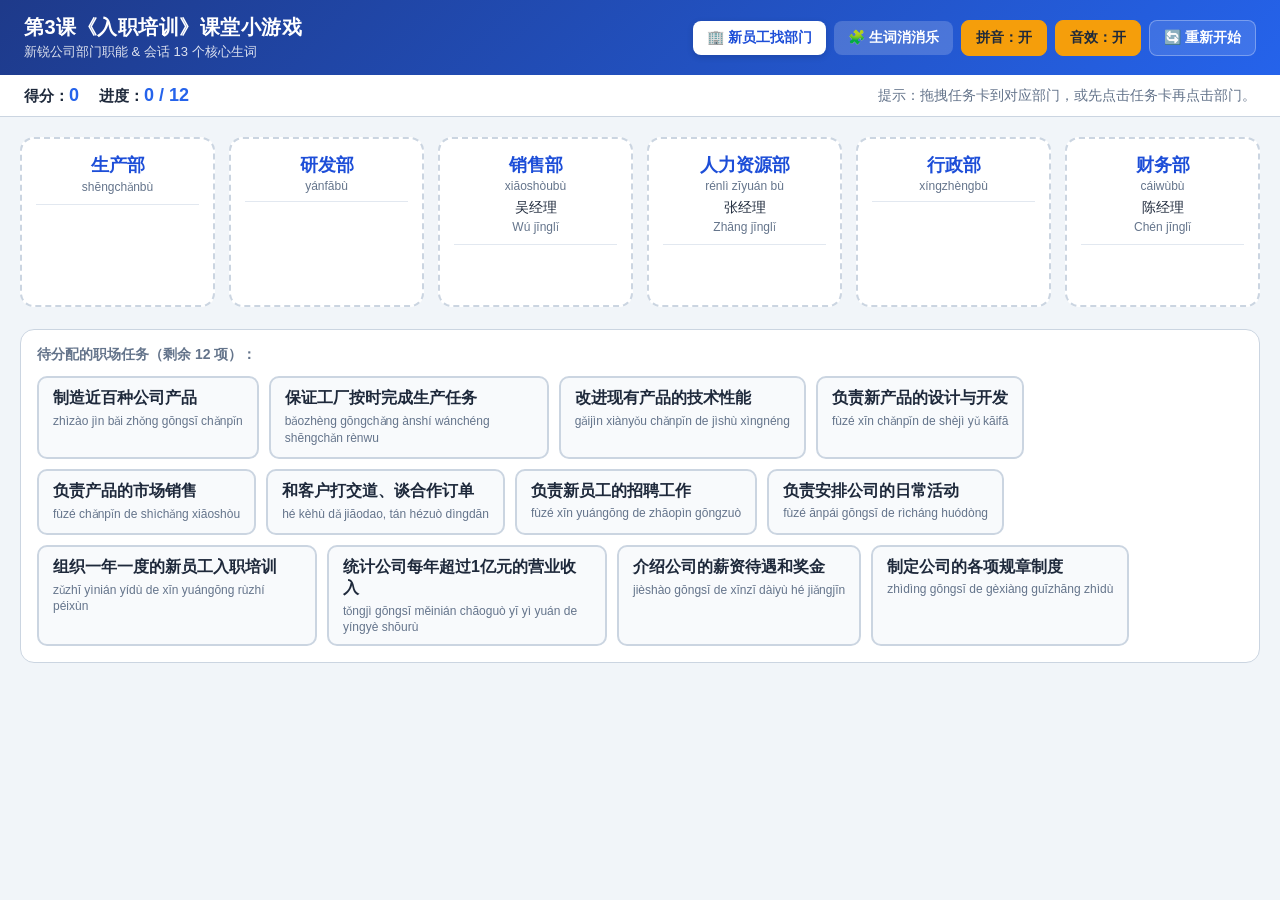
<file: assets/games/lesson03-onboarding.html>
<!DOCTYPE html>
<html lang="zh-CN">
<head>
<meta charset="UTF-8">
<meta name="viewport" content="width=device-width, initial-scale=1.0">
<title>第3课《入职培训》课堂互动小游戏</title>
<style>
  :root {
    --primary: #2563eb;
    --primary-dark: #1d4ed8;
    --bg: #f1f5f9;
    --card: #ffffff;
    --text: #1e293b;
    --muted: #64748b;
    --success: #16a34a;
    --success-bg: #dcfce7;
    --danger: #dc2626;
    --danger-bg: #fee2e2;
    --accent: #f59e0b;
    --border: #cbd5e1;
  }

  * { box-sizing: border-box; margin: 0; padding: 0; }
  body {
    font-family: -apple-system, BlinkMacSystemFont, "PingFang SC", "Microsoft YaHei", sans-serif;
    background: var(--bg);
    color: var(--text);
    min-height: 100vh;
    display: flex;
    flex-direction: column;
  }

  /* 顶部导航 */
  header {
    background: linear-gradient(135deg, #1e3a8a, #2563eb);
    color: #fff;
    padding: 14px 24px;
    display: flex;
    flex-wrap: wrap;
    align-items: center;
    justify-content: space-between;
    gap: 12px;
    box-shadow: 0 2px 8px rgba(0,0,0,0.12);
  }
  .brand h1 { font-size: 20px; font-weight: 700; letter-spacing: 0.5px; }
  .brand p { font-size: 13px; opacity: 0.85; margin-top: 2px; }

  .controls { display: flex; flex-wrap: wrap; gap: 8px; align-items: center; }
  .tab-btn, .tool-btn {
    border: none;
    border-radius: 8px;
    padding: 8px 14px;
    font-size: 14px;
    font-weight: 600;
    cursor: pointer;
    transition: all 0.18s;
  }
  .tab-btn { background: rgba(255,255,255,0.18); color: #fff; }
  .tab-btn.active { background: #fff; color: var(--primary-dark); box-shadow: 0 2px 6px rgba(0,0,0,0.15); }
  .tool-btn { background: rgba(255,255,255,0.12); color: #fff; border: 1px solid rgba(255,255,255,0.3); }
  .tool-btn:hover { background: rgba(255,255,255,0.25); }
  .tool-btn.on { background: var(--accent); border-color: var(--accent); color: #1e293b; }

  /* 状态栏 */
  .status-bar {
    background: #fff;
    border-bottom: 1px solid var(--border);
    padding: 10px 24px;
    display: flex;
    flex-wrap: wrap;
    justify-content: space-between;
    align-items: center;
    gap: 12px;
    font-size: 15px;
  }
  .stats { display: flex; gap: 20px; font-weight: 600; }
  .stats span strong { color: var(--primary); font-size: 18px; }
  .hint-text { color: var(--muted); font-size: 14px; }

  main {
    flex: 1;
    max-width: 1280px;
    width: 100%;
    margin: 0 auto;
    padding: 20px;
  }

  .hidden { display: none !important; }

  /* 模式一：找部门 */
  .dept-grid {
    display: grid;
    grid-template-columns: repeat(auto-fit, minmax(190px, 1fr));
    gap: 14px;
    margin-bottom: 22px;
  }
  .dept-box {
    background: var(--card);
    border: 2px dashed var(--border);
    border-radius: 14px;
    padding: 14px;
    min-height: 170px;
    display: flex;
    flex-direction: column;
    transition: all 0.2s;
    cursor: pointer;
  }
  .dept-box:hover, .dept-box.drag-over {
    border-color: var(--primary);
    background: #eff6ff;
    transform: translateY(-2px);
  }
  .dept-box.correct-flash {
    border-color: var(--success);
    background: var(--success-bg);
  }
  .dept-box.wrong-flash {
    border-color: var(--danger);
    background: var(--danger-bg);
    animation: shake 0.35s;
  }
  .dept-title {
    font-size: 18px;
    font-weight: 700;
    color: var(--primary-dark);
    text-align: center;
    padding-bottom: 8px;
    border-bottom: 1px solid #e2e8f0;
    margin-bottom: 8px;
  }
  .dept-title .py {
    display: block;
    font-size: 12px;
    font-weight: 400;
    color: var(--muted);
    margin-top: 2px;
  }
  .dept-lead {
    margin-top: 6px;
    font-size: 14px;
    font-weight: 500;
    color: var(--text);
  }
  .dept-items {
    display: flex;
    flex-direction: column;
    gap: 6px;
    flex: 1;
  }
  .placed-chip {
    background: var(--success-bg);
    color: #166534;
    border: 1px solid #86efac;
    border-radius: 8px;
    padding: 6px 10px;
    font-size: 13px;
    font-weight: 500;
    line-height: 1.35;
  }

  .task-pool-wrap {
    background: #fff;
    border-radius: 14px;
    padding: 16px;
    border: 1px solid var(--border);
  }
  .pool-label {
    font-size: 14px;
    font-weight: 600;
    color: var(--muted);
    margin-bottom: 12px;
  }
  .task-pool {
    display: flex;
    flex-wrap: wrap;
    gap: 10px;
  }
  .task-card {
    background: #f8fafc;
    border: 2px solid #cbd5e1;
    border-radius: 10px;
    padding: 10px 14px;
    font-size: 16px;
    font-weight: 600;
    cursor: grab;
    user-select: none;
    transition: all 0.15s;
    max-width: 280px;
  }
  .task-card:hover { border-color: var(--primary); background: #eff6ff; }
  .task-card.selected {
    border-color: var(--accent);
    background: #fef3c7;
    box-shadow: 0 0 0 3px rgba(245, 158, 11, 0.25);
  }
  .task-card .py {
    display: block;
    font-size: 12px;
    font-weight: 400;
    color: var(--muted);
    margin-top: 4px;
  }
  .hide-py .py { display: none !important; }

  /* 模式二：生词消消乐 */
  .round-bar {
    display: flex;
    justify-content: center;
    gap: 10px;
    margin-bottom: 18px;
  }
  .round-btn {
    padding: 8px 18px;
    border-radius: 20px;
    border: 2px solid var(--primary);
    background: #fff;
    color: var(--primary);
    font-weight: 600;
    cursor: pointer;
    font-size: 14px;
  }
  .round-btn.active { background: var(--primary); color: #fff; }

  .match-grid {
    display: grid;
    grid-template-columns: repeat(auto-fit, minmax(175px, 1fr));
    gap: 14px;
  }
  .match-card {
    background: #fff;
    border: 2px solid var(--border);
    border-radius: 14px;
    min-height: 105px;
    padding: 14px;
    display: flex;
    flex-direction: column;
    align-items: center;
    justify-content: center;
    text-align: center;
    cursor: pointer;
    user-select: none;
    transition: all 0.18s;
    box-shadow: 0 2px 4px rgba(0,0,0,0.04);
  }
  .match-card:hover { transform: translateY(-2px); border-color: var(--primary); }
  .match-card.zh { font-size: 26px; font-weight: 700; color: #0f172a; }
  .match-card.en { font-size: 15px; font-weight: 600; color: #334155; }
  .match-card .py { font-size: 13px; color: var(--muted); font-weight: 400; margin-top: 4px; }
  .match-card.selected {
    border-color: var(--accent);
    background: #fef3c7;
    transform: scale(1.03);
  }
  .match-card.matched {
    background: var(--success-bg);
    border-color: var(--success);
    color: #166534;
    opacity: 0.45;
    pointer-events: none;
    transform: scale(0.95);
  }
  .match-card.wrong {
    background: var(--danger-bg);
    border-color: var(--danger);
    animation: shake 0.35s;
  }

  /* 完成弹窗 */
  .banner {
    margin-top: 20px;
    background: var(--success-bg);
    border: 2px solid var(--success);
    color: #14532d;
    border-radius: 14px;
    padding: 18px 24px;
    text-align: center;
    font-size: 18px;
    font-weight: 700;
  }
  .banner button {
    margin-top: 10px;
    background: var(--success);
    color: #fff;
    border: none;
    border-radius: 8px;
    padding: 8px 20px;
    font-size: 15px;
    font-weight: 600;
    cursor: pointer;
  }

  @keyframes shake {
    0%, 100% { transform: translateX(0); }
    25% { transform: translateX(-6px); }
    75% { transform: translateX(6px); }
  }
</style>
</head>
<body>

<header>
  <div class="brand">
    <h1>第3课《入职培训》课堂小游戏</h1>
    <p>新锐公司部门职能 &amp; 会话 13 个核心生词</p>
  </div>
  <div class="controls">
    <button class="tab-btn active" id="tab-dept" onclick="switchMode('dept')">🏢 新员工找部门</button>
    <button class="tab-btn" id="tab-vocab" onclick="switchMode('vocab')">🧩 生词消消乐</button>
    <button class="tool-btn on" id="btn-py" onclick="togglePinyin()">拼音：开</button>
    <button class="tool-btn on" id="btn-sound" onclick="toggleSound()">音效：开</button>
    <button class="tool-btn" onclick="resetCurrent()">🔄 重新开始</button>
  </div>
</header>

<div class="status-bar">
  <div class="stats">
    <span>得分：<strong id="score">0</strong></span>
    <span>进度：<strong id="progress">0 / 12</strong></span>
  </div>
  <div class="hint-text" id="hint-text">提示：拖拽任务卡到对应部门，或先点击任务卡再点击部门。</div>
</div>

<main id="app">
  <!-- 模式一：新员工找部门 -->
  <section id="mode-dept">
    <div class="dept-grid" id="dept-grid"></div>
    <div class="task-pool-wrap">
      <div class="pool-label">待分配的职场任务（剩余 <span id="remain-count">12</span> 项）：</div>
      <div class="task-pool" id="task-pool"></div>
    </div>
    <div class="banner hidden" id="dept-win">
      🎉 太棒了！所有新员工都准确找到了对应的部门！<br>
      <button onclick="initDeptGame()">再来一局</button>
    </div>
  </section>

  <!-- 模式二：生词消消乐 -->
  <section id="mode-vocab" class="hidden">
    <div class="round-bar">
      <button class="round-btn active" id="r1-btn" onclick="initVocabGame(0)">第一轮（7组生词）</button>
      <button class="round-btn" id="r2-btn" onclick="initVocabGame(1)">第二轮（6组生词）</button>
    </div>
    <div class="match-grid" id="match-grid"></div>
    <div class="banner hidden" id="vocab-win">
      🎉 本轮生词全部配对成功！<br>
      <button id="next-round-btn" onclick="nextVocabRound()">进入下一轮</button>
    </div>
  </section>
</main>

<script>
  // ====== 数据区 ======
  const DEPTS = [
    { id: 'prod', name: '生产部', py: 'shēngchǎnbù' },
    { id: 'rd', name: '研发部', py: 'yánfābù' },
    { id: 'sales', name: '销售部', py: 'xiāoshòubù', lead: '吴经理', leadPy: 'Wú jīnglǐ' },
    { id: 'hr', name: '人力资源部', py: 'rénlì zīyuán bù', lead: '张经理', leadPy: 'Zhāng jīnglǐ' },
    { id: 'admin', name: '行政部', py: 'xíngzhèngbù' },
    { id: 'fin', name: '财务部', py: 'cáiwùbù', lead: '陈经理', leadPy: 'Chén jīnglǐ' }
  ];

  const TASKS = [
    { text: '制造近百种公司产品', py: 'zhìzào jìn bǎi zhǒng gōngsī chǎnpǐn', dept: 'prod' },
    { text: '保证工厂按时完成生产任务', py: 'bǎozhèng gōngchǎng ànshí wánchéng shēngchǎn rènwu', dept: 'prod' },
    { text: '负责新产品的设计与开发', py: 'fùzé xīn chǎnpǐn de shèjì yǔ kāifā', dept: 'rd' },
    { text: '改进现有产品的技术性能', py: 'gǎijìn xiànyǒu chǎnpǐn de jìshù xìngnéng', dept: 'rd' },
    { text: '负责产品的市场销售', py: 'fùzé chǎnpǐn de shìchǎng xiāoshòu', dept: 'sales' },
    { text: '和客户打交道、谈合作订单', py: 'hé kèhù dǎ jiāodao, tán hézuò dìngdān', dept: 'sales' },
    { text: '负责新员工的招聘工作', py: 'fùzé xīn yuángōng de zhāopìn gōngzuò', dept: 'hr' },
    { text: '组织一年一度的新员工入职培训', py: 'zǔzhī yìnián yídù de xīn yuángōng rùzhí péixùn', dept: 'hr' },
    { text: '负责安排公司的日常活动', py: 'fùzé ānpái gōngsī de rìcháng huódòng', dept: 'admin' },
    { text: '制定公司的各项规章制度', py: 'zhìdìng gōngsī de gèxiàng guīzhāng zhìdù', dept: 'admin' },
    { text: '介绍公司的薪资待遇和奖金', py: 'jièshào gōngsī de xīnzī dàiyù hé jiǎngjīn', dept: 'fin' },
    { text: '统计公司每年超过1亿元的营业收入', py: 'tǒngjì gōngsī měinián chāoguò yī yì yuán de yíngyè shōurù', dept: 'fin' }
  ];

  const VOCAB_ROUNDS = [
    [
      { zh: '培训', py: 'péixùn', en: 'training; to train' },
      { zh: '讲座', py: 'jiǎngzuò', en: 'lecture; seminar' },
      { zh: '应付', py: 'yìngfu', en: 'to handle; cope with' },
      { zh: '精彩', py: 'jīngcǎi', en: 'wonderful; brilliant' },
      { zh: '结构', py: 'jiégòu', en: 'structure' },
      { zh: '研发', py: 'yánfā', en: 'R&D (research & development)' },
      { zh: '销售', py: 'xiāoshòu', en: 'sales; to sell' }
    ],
    [
      { zh: '行政', py: 'xíngzhèng', en: 'administration' },
      { zh: '开发', py: 'kāifā', en: 'to develop (products/tech)' },
      { zh: '制定', py: 'zhìdìng', en: 'to formulate; draw up (rules)' },
      { zh: '待遇', py: 'dàiyù', en: 'remuneration; pay & benefits' },
      { zh: '奖金', py: 'jiǎngjīn', en: 'bonus' },
      { zh: '投入', py: 'tóurù', en: 'to throw oneself into; invest' }
    ]
  ];

  // ====== 状态与工具 ======
  let currentMode = 'dept';
  let showPinyin = true;
  let soundOn = true;
  let score = 0;

  // 部门游戏状态
  let selectedTaskIdx = null;
  let deptSolved = 0;

  // 消消乐状态
  let vocabRound = 0;
  let firstCard = null;
  let lockBoard = false;
  let vocabSolved = 0;

  // 简易音效（离线 Web Audio API）
  const audioCtx = new (window.AudioContext || window.webkitAudioContext)();
  function playTone(type) {
    if (!soundOn) return;
    if (audioCtx.state === 'suspended') audioCtx.resume();
    const osc = audioCtx.createOscillator();
    const gain = audioCtx.createGain();
    osc.connect(gain);
    gain.connect(audioCtx.destination);
    const now = audioCtx.currentTime;
    if (type === 'ok') {
      osc.type = 'sine';
      osc.frequency.setValueAtTime(523.25, now);
      osc.frequency.exponentialRampToValueAtTime(783.99, now + 0.14);
      gain.gain.setValueAtTime(0.15, now);
      gain.gain.exponentialRampToValueAtTime(0.01, now + 0.22);
      osc.start(now);
      osc.stop(now + 0.22);
    } else {
      osc.type = 'triangle';
      osc.frequency.setValueAtTime(220, now);
      osc.frequency.linearRampToValueAtTime(160, now + 0.18);
      gain.gain.setValueAtTime(0.15, now);
      gain.gain.exponentialRampToValueAtTime(0.01, now + 0.2);
      osc.start(now);
      osc.stop(now + 0.2);
    }
  }

  function shuffle(arr) {
    const a = arr.slice();
    for (let i = a.length - 1; i > 0; i--) {
      const j = Math.floor(Math.random() * (i + 1));
      [a[i], a[j]] = [a[j], a[i]];
    }
    return a;
  }

  function togglePinyin() {
    showPinyin = !showPinyin;
    document.body.classList.toggle('hide-py', !showPinyin);
    const btn = document.getElementById('btn-py');
    btn.textContent = showPinyin ? '拼音：开' : '拼音：关';
    btn.classList.toggle('on', showPinyin);
  }

  function toggleSound() {
    soundOn = !soundOn;
    const btn = document.getElementById('btn-sound');
    btn.textContent = soundOn ? '音效：开' : '音效：关';
    btn.classList.toggle('on', soundOn);
  }

  function switchMode(mode) {
    currentMode = mode;
    document.getElementById('tab-dept').classList.toggle('active', mode === 'dept');
    document.getElementById('tab-vocab').classList.toggle('active', mode === 'vocab');
    document.getElementById('mode-dept').classList.toggle('hidden', mode !== 'dept');
    document.getElementById('mode-vocab').classList.toggle('hidden', mode !== 'vocab');
    if (mode === 'dept') {
      document.getElementById('hint-text').textContent = '提示：拖拽任务卡到对应部门，或先点击任务卡再点击部门。';
      initDeptGame();
    } else {
      document.getElementById('hint-text').textContent = '提示：依次点击一张汉字卡片和对应的英文释义卡片进行配对。';
      initVocabGame(0);
    }
  }

  function resetCurrent() {
    if (currentMode === 'dept') initDeptGame();
    else initVocabGame(vocabRound);
  }

  function updateStatus(done, total) {
    document.getElementById('score').textContent = score;
    document.getElementById('progress').textContent = `${done} / ${total}`;
  }

  // ====== 模式一：新员工找部门 ======
  let currentTasks = [];

  function initDeptGame() {
    score = 0;
    deptSolved = 0;
    selectedTaskIdx = null;
    currentTasks = shuffle(TASKS).map(task => ({ ...task, done: false }));
    document.getElementById('dept-win').classList.add('hidden');

    const grid = document.getElementById('dept-grid');
    grid.innerHTML = '';
    DEPTS.forEach(d => {
      const box = document.createElement('div');
      box.className = 'dept-box';
      box.dataset.dept = d.id;
      const lead = d.lead ? `<div class="dept-lead">${d.lead}<span class="py">${d.leadPy}</span></div>` : '';
      box.innerHTML = `<div class="dept-title">
        ${d.name}<span class="py">${d.py}</span>
        ${lead}
      </div><div class="dept-items"></div>`;

      box.addEventListener('dragover', e => { e.preventDefault(); box.classList.add('drag-over'); });
      box.addEventListener('dragleave', () => box.classList.remove('drag-over'));
      box.addEventListener('drop', e => {
        e.preventDefault();
        box.classList.remove('drag-over');
        const idx = e.dataTransfer.getData('text/plain');
        if (idx !== '') checkDeptMatch(Number(idx), d.id, box);
      });
      box.addEventListener('click', () => {
        if (selectedTaskIdx !== null) checkDeptMatch(selectedTaskIdx, d.id, box);
      });
      grid.appendChild(box);
    });

    renderTaskPool();
    updateStatus(0, currentTasks.length);
  }

  function renderTaskPool() {
    const pool = document.getElementById('task-pool');
    pool.innerHTML = '';
    let remain = 0;
    currentTasks.forEach((t, idx) => {
      if (t.done) return;
      remain++;
      const card = document.createElement('div');
      card.className = 'task-card' + (selectedTaskIdx === idx ? ' selected' : '');
      card.draggable = true;
      card.innerHTML = `${t.text}<span class="py">${t.py}</span>`;
      card.addEventListener('dragstart', e => {
        selectedTaskIdx = idx;
        e.dataTransfer.setData('text/plain', String(idx));
      });
      card.addEventListener('click', () => {
        selectedTaskIdx = (selectedTaskIdx === idx) ? null : idx;
        renderTaskPool();
      });
      pool.appendChild(card);
    });
    document.getElementById('remain-count').textContent = remain;
  }

  function checkDeptMatch(taskIdx, deptId, boxEl) {
    const task = currentTasks[taskIdx];
    if (!task || task.done) return;

    if (task.dept === deptId) {
      task.done = true;
      selectedTaskIdx = null;
      deptSolved++;
      score += 10;
      playTone('ok');
      boxEl.classList.add('correct-flash');
      setTimeout(() => boxEl.classList.remove('correct-flash'), 400);

      const chip = document.createElement('div');
      chip.className = 'placed-chip';
      chip.textContent = '✓ ' + task.text;
      boxEl.querySelector('.dept-items').appendChild(chip);

      renderTaskPool();
      updateStatus(deptSolved, currentTasks.length);
      if (deptSolved === currentTasks.length) {
        document.getElementById('dept-win').classList.remove('hidden');
      }
    } else {
      score = Math.max(0, score - 2);
      playTone('err');
      boxEl.classList.add('wrong-flash');
      setTimeout(() => boxEl.classList.remove('wrong-flash'), 400);
      updateStatus(deptSolved, currentTasks.length);
    }
  }

  // ====== 模式二：生词消消乐 ======
  function initVocabGame(roundIdx) {
    vocabRound = roundIdx;
    score = 0;
    vocabSolved = 0;
    firstCard = null;
    lockBoard = false;

    document.getElementById('r1-btn').classList.toggle('active', roundIdx === 0);
    document.getElementById('r2-btn').classList.toggle('active', roundIdx === 1);
    document.getElementById('vocab-win').classList.add('hidden');

    const words = VOCAB_ROUNDS[roundIdx];
    const cards = [];
    words.forEach((w, i) => {
      cards.push({ id: i, type: 'zh', label: w.zh, py: w.py });
      cards.push({ id: i, type: 'en', label: w.en, py: '' });
    });

    const grid = document.getElementById('match-grid');
    grid.innerHTML = '';
    shuffle(cards).forEach(c => {
      const el = document.createElement('div');
      el.className = `match-card ${c.type}`;
      el.dataset.id = c.id;
      el.dataset.type = c.type;
      el.innerHTML = c.type === 'zh'
        ? `${c.label}<span class="py">${c.py}</span>`
        : `${c.label}`;
      el.addEventListener('click', () => handleCardClick(el, words.length));
      grid.appendChild(el);
    });

    updateStatus(0, words.length);
  }

  function handleCardClick(el, totalPairs) {
    if (lockBoard || el.classList.contains('matched') || el === firstCard) return;

    el.classList.add('selected');
    if (!firstCard) {
      firstCard = el;
      return;
    }

    lockBoard = true;
    const isMatch = (firstCard.dataset.id === el.dataset.id) && (firstCard.dataset.type !== el.dataset.type);

    if (isMatch) {
      playTone('ok');
      score += 10;
      vocabSolved++;
      const a = firstCard, b = el;
      setTimeout(() => {
        a.classList.remove('selected');
        b.classList.remove('selected');
        a.classList.add('matched');
        b.classList.add('matched');
        firstCard = null;
        lockBoard = false;
        updateStatus(vocabSolved, totalPairs);
        if (vocabSolved === totalPairs) {
          const btn = document.getElementById('next-round-btn');
          btn.textContent = vocabRound === 0 ? '进入第二轮（剩余6组）' : '重新玩第一轮';
          document.getElementById('vocab-win').classList.remove('hidden');
        }
      }, 220);
    } else {
      playTone('err');
      score = Math.max(0, score - 2);
      const a = firstCard, b = el;
      a.classList.add('wrong');
      b.classList.add('wrong');
      updateStatus(vocabSolved, totalPairs);
      setTimeout(() => {
        a.classList.remove('selected', 'wrong');
        b.classList.remove('selected', 'wrong');
        firstCard = null;
        lockBoard = false;
      }, 480);
    }
  }

  function nextVocabRound() {
    initVocabGame(vocabRound === 0 ? 1 : 0);
  }

  // 启动默认模式
  initDeptGame();
</script>
</body>
</html>
</file>
<file: assets/workbench.css>
/* Extend the original textbook, keeping its typography and blue/gold identity. */
:root { --wb-navy:#173c6c; --wb-blue:#1e4d8c; --wb-border:#d7dfeb; }
[hidden] { display:none !important; }
body { display:flex; flex-direction:column; height:100dvh; }
body > header { flex:none; height:auto; min-height:56px; flex-wrap:wrap; padding:10px 16px; gap:8px; }
header .logo { color:#fff; cursor:pointer; flex:none; }
header .htitle { font-size:16px; }
header .hsub { font-size:12px; }
header .tbtn { font-size:14px; padding:7px 9px; min-height:36px; }
#app { height:auto; flex:1; min-height:0; }
#sidebar { width:218px; }
#main { min-width:0; scroll-behavior:auto; }
body.wb-sidebar-hidden #sidebar { display:none; }
.wb-toolbar { flex:none; background:#fff; border-bottom:1px solid var(--wb-border); display:flex; align-items:center; flex-wrap:wrap; gap:8px; padding:10px 16px; z-index:25; }
.wb-toolbar .wb-context { flex:1; min-width:180px; font-size:14px; line-height:1.5; color:#4d617d; margin-left:8px; overflow:hidden; text-overflow:ellipsis; }
.wb-context strong { color:#1b365a; font-weight:600; }
.wb-button { appearance:none; font:inherit; font-size:14px; border:1px solid #c8d4e3; border-radius:8px; background:#fff; color:#20466f; padding:9px 13px; min-height:40px; cursor:pointer; line-height:1.4; }
.wb-button:hover { background:#edf3fb; border-color:#9fb6d4; }
.wb-button:disabled { opacity:.42; cursor:default; }
.wb-primary { background:var(--wb-blue); border-color:var(--wb-blue); color:white; font-weight:600; }
.wb-primary:hover { background:#153e74; color:#fff; }
.wb-mark { background:#f5d99a; border-color:#dab777; color:#523905; font-weight:700; }
.wb-mark:hover { background:#efd08a; }
button:focus-visible, input:focus-visible, select:focus-visible, textarea:focus-visible, [tabindex]:focus-visible { outline:3px solid #c99426; outline-offset:2px; }
.wb-readerbar { flex:none; display:flex; align-items:center; justify-content:center; gap:12px; background:#fff; border-top:1px solid var(--wb-border); padding:6px 14px; font-size:14px; }
.wb-readerbar .wb-button { min-height:32px; padding:5px 10px; }
#wb-position { text-align:center; color:#445873; flex:0 1 560px; white-space:nowrap; overflow:hidden; text-overflow:ellipsis; }
.wb-warning { flex:none; padding:8px 18px; background:#fff1d5; color:#784b00; font-size:14px; }
.wb-modal { position:fixed; inset:0; background:rgba(16,32,53,.5); z-index:100; display:flex; align-items:center; justify-content:center; padding:20px; }
.wb-dialog { background:#f7f9fc; color:#25384f; border-radius:16px; width:min(960px,100%); max-height:calc(100dvh - 40px); display:flex; flex-direction:column; box-shadow:0 22px 70px #13294c40; }
.wb-modal-head { padding:18px 24px; display:flex; align-items:center; justify-content:space-between; border-bottom:1px solid #dce4ef; flex:none; gap:14px; }
.wb-modal-head h2 { margin:0; font-size:23px; }
.wb-modal-body { overflow:auto; padding:20px 24px 26px; line-height:1.6; font-size:16px; }
.wb-modal-body h3 { font-size:17px; margin:0 0 10px; }
.wb-modal-body p { margin:7px 0 14px; }
.wb-modal-body input:not([type=checkbox]):not([type=file]), .wb-modal-body select, .wb-modal-body textarea { font:inherit; font-size:15px; border:1px solid #c5d2e3; border-radius:7px; background:#fff; padding:9px 10px; max-width:100%; }
.wb-modal-body input[type=checkbox] { width:18px; height:18px; accent-color:var(--wb-blue); flex:none; }
.wb-modal-body textarea { width:100%; min-height:90px; resize:vertical; }
.wb-modal-body label { display:block; }
.wb-field { display:grid; gap:5px; margin:12px 0; }
.wb-card { padding:16px 18px; border:1px solid #dce4ed; background:#fff; border-radius:10px; margin:12px 0; }
.wb-grid { display:grid; grid-template-columns:repeat(2,minmax(0,1fr)); gap:12px; }
.wb-grid .wb-card { margin:0; }
.wb-actions { display:flex; flex-wrap:wrap; gap:8px; align-items:center; margin:10px 0; }
.wb-muted { color:#5d7089; font-size:14px; }
.wb-badge { display:inline-block; font-size:12px; padding:3px 8px; background:#e9f0fa; color:#245088; border-radius:5px; margin-left:5px; white-space:nowrap; }
.wb-pending { background:#fff2d6; color:#815b13; }
.wb-agenda-row { border:1px solid #dce4ed; border-left:4px solid #c6d6e9; padding:16px 18px; border-radius:9px; background:#fff; margin:12px 0; }
.wb-agenda-row.wb-near { border-left-color:#1e4d8c; }
.wb-agenda-row.wb-done { border-left-color:#397458; }
.wb-agenda-top { display:flex; align-items:center; flex-wrap:wrap; gap:8px; justify-content:space-between; }
.wb-agenda-top label { display:flex; align-items:center; gap:7px; font-size:14px; white-space:nowrap; }
.wb-agenda-row h3 { margin:10px 0 4px; }
.wb-agenda-row summary { cursor:pointer; font-size:14px; color:#43618a; }
.wb-agenda-row details { margin-top:10px; }
.wb-agenda-row details p { font-size:14px; }
.wb-search { width:100%; }
.wb-search-result { display:block; width:100%; text-align:left; margin:9px 0; padding:12px 15px; white-space:normal; }
.wb-search-result strong { display:block; margin-bottom:4px; }
.wb-search-result span { display:block; color:#52647a; font-size:14px; }
.wb-search-result mark { background:#ffebae; color:inherit; }
.wb-overview { display:grid; grid-template-columns:repeat(auto-fill,minmax(235px,1fr)); gap:12px; }
.wb-overview .wb-card { margin:0; }
.wb-overview .wb-button { margin:3px 2px; padding:5px 8px; min-height:32px; }
.wb-note-panel { flex:none; padding:9px 18px; background:#fff8e7; border-top:1px solid #e5d6b8; display:flex; gap:12px; align-items:flex-start; }
.wb-note-panel label { color:#675735; font-size:14px; padding-top:8px; white-space:nowrap; }
.wb-note-panel textarea { flex:1; min-height:50px; max-height:120px; resize:vertical; font:inherit; font-size:14px; border:1px solid #cfc1a6; border-radius:6px; padding:8px; }
.wb-toast { position:fixed; left:50%; bottom:62px; transform:translateX(-50%); z-index:300; border-radius:10px; padding:13px 18px; background:#193751; color:#fff; box-shadow:0 5px 25px #16345030; font-size:15px; max-width:calc(100vw - 30px); display:flex; gap:14px; align-items:center; }
.wb-toast button { border:0; padding:5px 9px; background:#fff; color:#173c6c; border-radius:5px; cursor:pointer; white-space:nowrap; }
.wb-blackout { position:fixed; inset:0; background:#000; z-index:500; display:flex; align-items:flex-end; justify-content:center; cursor:pointer; }
.wb-blackout button { color:#9a9a9a; background:#111; border:1px solid #333; border-radius:7px; padding:10px 18px; margin:24px; font-size:14px; cursor:pointer; }
.wb-picker-name { font-size:clamp(32px,5vw,54px); font-weight:700; color:#1e4d8c; text-align:center; padding:16px; line-height:1.3; overflow-wrap:anywhere; }
.wb-roster { display:grid; grid-template-columns:repeat(auto-fill,minmax(165px,1fr)); gap:7px; }
.wb-roster label { display:flex; align-items:center; gap:8px; padding:7px; font-size:14px; border:1px solid #dce4ed; border-radius:6px; background:white; }
@media (max-width:1050px) { header .hsub { display:none; } header .htitle { font-size:15px; } .wb-toolbar .wb-context { flex-basis:100%; margin-left:2px; } #sidebar { width:180px; } .cover-card { padding:26px; } }
@media (max-width:720px) { body > header { gap:6px; padding:8px 10px; } header .htitle { font-size:14px; white-space:normal; } header .spacer { flex-basis:100%; height:0; } header .tbtn { padding:5px 8px; font-size:13px; min-height:32px; } #sidebar { position:fixed; left:0; top:var(--wb-app-top,190px); bottom:44px; z-index:40; width:218px; box-shadow:7px 0 25px #1e3b5d2b; } .wb-toolbar { padding:8px; gap:6px; } .wb-toolbar .wb-button { padding:8px 9px; font-size:14px; } .wb-toolbar .wb-context { font-size:13px; } .lesson-head,.section { padding:0 16px; } .subnav { padding:8px 12px; gap:5px; } .subnav .chip { padding:5px 9px; } .lesson-head h2 { font-size:27px; } .wb-modal { padding:8px; } .wb-dialog { max-height:calc(100dvh - 16px); border-radius:11px; } .wb-modal-head { padding:13px 15px; } .wb-modal-body { padding:14px; } .wb-grid { grid-template-columns:1fr; } .wb-readerbar { gap:7px; padding:6px; } #wb-position { font-size:12px; } .wb-readerbar .wb-button { padding:5px 7px; font-size:12px; } .wb-note-panel { flex-direction:column; gap:4px; } .wb-note-panel textarea { width:100%; } .cover-card h1 { font-size:27px; } .cover { padding:0 16px; } .bubble-row .avatar { flex:none; } .vtab { overflow:auto; } }
@media print { .wb-toolbar,.wb-readerbar,.wb-modal,.wb-toast,.wb-note-panel,.wb-warning { display:none !important; } body { display:block; height:auto; overflow:visible; } #main { overflow:visible; } }
.wb-readerbar .wb-button { white-space:nowrap; flex-shrink:0; }
.wb-modal-body > details { margin-top:16px; }
.wb-modal-body > details > summary { padding:8px 0; cursor:pointer; }
.wb-roster .wb-card { margin:0; }
.wb-roster label { flex-wrap:wrap; }
.wb-roster label span:last-child { font-size:12px; }
@media (max-width:720px) {
  .wb-readerbar { flex-wrap:wrap; }
  #wb-position { order:-1; flex-basis:100%; min-width:0; }
  .wb-readerbar .wb-button { flex:1; }
  .subnav { flex-wrap:nowrap; overflow-x:auto; }
  .subnav .chip { flex:none; }
}
</file>
<file: assets/reading-font.css>
/* Textbook reading scale. Interface controls keep their own fixed sizes. */
:root { --reading-scale:1.3; }
#main { overflow-anchor:none; }
#main .section, #main .cover, #main .pgrid, #main .vtab,
#main .lesson-grid { font-size:calc(16px * var(--reading-scale)); }
#main .cover-card h1 { font-size:calc(34px * var(--reading-scale)); }
#main .cover-card .en { font-size:calc(13px * var(--reading-scale)); }
#main .cover-card .meta { font-size:calc(14px * var(--reading-scale)); }
#main .cover-card .tag { font-size:calc(12px * var(--reading-scale)); }
#main .lcard .lnum { font-size:calc(12px * var(--reading-scale)); }
#main .lcard .ltitle { font-size:calc(19px * var(--reading-scale)); }
#main .lcard .lmeta { font-size:calc(12px * var(--reading-scale)); }
#main .lesson-head .kicker { font-size:calc(13px * var(--reading-scale)); }
#main .lesson-head h2 { font-size:calc(32px * var(--reading-scale)); }
#main .lesson-head .en { font-size:calc(13px * var(--reading-scale)); }
#main .sec-title { font-size:calc(18px * var(--reading-scale)); flex-wrap:wrap; }
#main .sec-title .part-tag { font-size:calc(11px * var(--reading-scale)); }
#main .qcard .qtext { font-size:calc(16.5px * var(--reading-scale)); }
#main .qcard .qhint { font-size:calc(12px * var(--reading-scale)); }
#main .qcard .qnum { font-size:calc(16px * var(--reading-scale)); width:1.9em; height:1.9em; }
#main .key-s { font-size:calc(19px * var(--reading-scale)); }
#main .dlg-intro { font-size:calc(14.5px * var(--reading-scale)); }
#main .rolebar, #main .rolechip { font-size:calc(13px * var(--reading-scale)); }
#main .bubble { min-width:0; }
#main .bubble .who { font-size:calc(12px * var(--reading-scale)); }
#main .bubble .text { font-size:calc(16px * var(--reading-scale)); overflow-wrap:anywhere; }
#main .scene-line { font-size:calc(14px * var(--reading-scale)); }
#main .scene-line span { display:inline-block; }
#main .vface.front .vword { font-size:calc(26px * var(--reading-scale)); overflow-wrap:anywhere; }
#main .vface.front .vpos { font-size:calc(12px * var(--reading-scale)); }
#main .vface.front .vflip { font-size:calc(11px * var(--reading-scale)); position:static; align-self:flex-end; margin-top:10px; }
#main .vface.back .vpinyin { font-size:calc(15px * var(--reading-scale)); overflow-wrap:anywhere; }
#main .vface.back .vpinyin span { font-size:calc(12px * var(--reading-scale)) !important; }
#main .vface.back .vdef { font-size:calc(12.5px * var(--reading-scale)); overflow:visible; display:block; -webkit-line-clamp:unset; -webkit-box-orient:initial; overflow-wrap:anywhere; }
/* Both faces participate in the grid's intrinsic height; neither face is clipped. */
#main .vgrid { grid-template-columns:repeat(auto-fill,minmax(min(100%,calc(230px * var(--reading-scale))),1fr)); align-items:stretch; }
#main .vcard { height:auto; min-height:calc(144px * var(--reading-scale)); min-width:0; }
#main .vcard-inner { display:grid; height:100%; }
#main .vface { position:relative; inset:auto; grid-area:1 / 1; min-width:0; }
#main .vface.front { justify-content:center; }
#main .vface.back { justify-content:flex-start; }
#main .vcard:not(.flipped) .vface.back { visibility:hidden; }
#main .vcard.flipped .vface.front { visibility:hidden; }
#main .vtools { font-size:calc(13px * var(--reading-scale)); flex-wrap:wrap; }
#main .lp-head { font-size:calc(15.5px * var(--reading-scale)); }
#main .lp-head .lpnum { font-size:calc(13px * var(--reading-scale)); width:2em; height:2em; }
#main .lp-head .lps { min-width:0; overflow-wrap:anywhere; }
#main .lp-head .arrow { font-size:12px; }
#main .lp-body .exp, #main .lp-body .ex-list .ex { font-size:calc(14.5px * var(--reading-scale)); }
#main .lp-body .ex-list .ex::before { font-size:calc(11px * var(--reading-scale)); }
#main .lp-body .extra { font-size:calc(13.5px * var(--reading-scale)); overflow-wrap:anywhere; }
#main .kewen-card h3 { font-size:calc(24px * var(--reading-scale)); }
#main .kewen-card p { font-size:calc(16.5px * var(--reading-scale)); }
#main .ex-title { font-size:calc(16px * var(--reading-scale)); }
#main .ex-type { font-size:calc(11px * var(--reading-scale)); }
#main .ex-score { font-size:calc(12.5px * var(--reading-scale)); }
#main .ex-intro { font-size:calc(13.5px * var(--reading-scale)); }
#main .ex-q { font-size:calc(15.5px * var(--reading-scale)); overflow-wrap:anywhere; }
#main .jbtn { font-size:calc(15px * var(--reading-scale)); width:2.2em; height:2em; }
#main .fb { font-size:calc(13px * var(--reading-scale)); }
#main .opt-btn { font-size:calc(14.5px * var(--reading-scale)); max-width:100%; white-space:normal; text-align:left; overflow-wrap:anywhere; }
#main .blank-sel { font-size:calc(15px * var(--reading-scale)); max-width:100%; }
#main .bank .bw { font-size:calc(14.5px * var(--reading-scale)); }
#main .bank > span:first-child:not(.bw) { font-size:calc(12px * var(--reading-scale)) !important; }
#main .mitem { font-size:calc(15px * var(--reading-scale)); overflow-wrap:anywhere; }
#main .match-wrap { grid-template-columns:minmax(0,1fr) minmax(0,1fr); }
#main .match-wrap + div { font-size:calc(12.5px * var(--reading-scale)) !important; }
#main .ans-tag { font-size:calc(12.5px * var(--reading-scale)); }
#main .ans-line { font-size:calc(13px * var(--reading-scale)); }
#main .open-item .qt { font-size:calc(15px * var(--reading-scale)); min-width:0; overflow-wrap:anywhere; }
#main .open-item .qn { font-size:calc(15px * var(--reading-scale)); }
#main .book-table { font-size:calc(14.5px * var(--reading-scale)); min-width:calc(420px * var(--reading-scale)); }
#main .book-table caption { font-size:calc(14px * var(--reading-scale)); }
#main .book-table thead th { font-size:calc(14.5px * var(--reading-scale)); }
#main .clip-title { font-size:calc(17px * var(--reading-scale)); letter-spacing:.25em; }
#main .clip-line { font-size:calc(14.5px * var(--reading-scale)); overflow-wrap:anywhere; }
#main .clip-blank { height:calc(37px * var(--reading-scale)); }
#main .pcard .pname { font-size:calc(17px * var(--reading-scale)); }
#main .pcard .prole { font-size:calc(12.5px * var(--reading-scale)); overflow-wrap:anywhere; }
#main .pcard > div:last-child { min-width:0; }
#main .vtab th { font-size:calc(13px * var(--reading-scale)); }
#main .vtab td { font-size:calc(14px * var(--reading-scale)); overflow-wrap:anywhere; }
#main .vtab .search { font-size:calc(15px * var(--reading-scale)); }
#main .vtab table { min-width:calc(700px * var(--reading-scale)); }
#main .reading-table-scroll { width:100%; max-width:100%; overflow-x:auto; overscroll-behavior-inline:contain; border-radius:8px; -webkit-overflow-scrolling:touch; }
#main .reading-table-scroll:focus-visible { outline:3px solid #c99426; outline-offset:3px; }
#main .reading-table-scroll .book-table { margin:8px 0; }
#btn-fs-value { min-width:66px; font-variant-numeric:tabular-nums; }
#btn-fs-dec:disabled, #btn-fs-inc:disabled { opacity:.4; cursor:default; }
@media (max-width:720px) {
  #main .qcard { gap:10px; }
  #main .qcard > div:last-child { min-width:0; }
  #main .lp-body { padding-left:18px; padding-right:18px; }
  #main .lp-head { padding-left:14px; padding-right:14px; gap:8px; }
  #main .match-wrap { column-gap:14px; }
  #main .pgrid, #main .lesson-grid { grid-template-columns:minmax(0,1fr); }
  #main .kewen-card { padding:24px 18px; }
  #main .cover-card { padding:28px 22px; }
  #main .cover-card h1 { font-size:calc(27px * var(--reading-scale)); }
  #main .clipbox { padding-left:16px; padding-right:16px; }
}
@media print {
  #main .reading-table-scroll { overflow:visible; }
  #main .vtab table, #main .book-table { min-width:0; }
  #main .vcard-inner { transform:none !important; }
  #main .vface.back { visibility:visible !important; transform:none; }
  #main .vface.front { display:none; }
}
</file>
<file: assets/real-life.css>
/* Lesson 1 supplement. Textbook styles and content stay separate. */
.rl-entry-banner{margin:18px 0 22px;padding:18px 22px;border:1px solid #b8d4c7;border-left:5px solid #17665e;border-radius:10px;background:#edf5ee;display:flex;align-items:center;justify-content:space-between;gap:18px;color:#254f44}.rl-entry-banner strong{font-size:20px}.rl-entry-banner p{margin:5px 0 0;font-size:15px;line-height:1.7}.rl-entry-banner button{flex:none}.rl-textbook-badge{display:inline-block;font-size:13px;padding:4px 9px;border-radius:5px;color:#53635c;background:#edf0ec}
.rl-page{--rl-teal:#17665e;--rl-ink:#213d40;max-width:1160px;margin:auto;padding:26px 30px 64px;color:var(--rl-ink);font-size:calc(16px * var(--reading-scale,1.3));line-height:1.8}
.rl-page *{box-sizing:border-box}.rl-page h1{font-size:clamp(28px,3.5vw,42px);line-height:1.3;margin:9px 0}.rl-page h2{font-size:1.22em;line-height:1.5;margin:0 0 14px}.rl-page h3{font-size:1.06em;margin:0 0 10px}.rl-page p{margin:8px 0 16px}.rl-page a{color:#126157;text-decoration:underline;text-underline-offset:3px;overflow-wrap:anywhere}
.rl-kicker{color:var(--rl-teal);font-size:13px;font-weight:750;letter-spacing:2px}.rl-lead{max-width:42em;color:#4b6265}.rl-topline,.rl-actions,.rl-tags{display:flex;align-items:center;gap:9px;flex-wrap:wrap}.rl-topline{justify-content:space-between;margin-bottom:16px}.rl-tags{margin-bottom:10px}.rl-tag{display:inline-block;padding:3px 9px;border:1px solid #b8d5cd;border-radius:5px;color:#215f54;background:#edf7f2;font-size:13px;line-height:1.5}.rl-tag.authored{color:#76500f;background:#fff5db;border-color:#e8d4a2}.rl-tag.adapted{color:#305674;background:#edf3fa;border-color:#c6d7e6}.rl-tag.book{color:#666;background:#f2f2ef;border-color:#d2d5d3}
.rl-nav{display:grid;grid-template-columns:repeat(6,minmax(0,1fr));gap:6px;margin:24px 0}.rl-nav button{border:1px solid #cadad6;background:white;border-radius:8px;padding:10px 5px;font:inherit;font-size:14px;color:#40625c;cursor:pointer;line-height:1.6}.rl-nav button span{display:block;font-size:12px;opacity:.8}.rl-nav button[aria-current=step]{background:#17665e;color:white;border-color:#17665e}.rl-nav button:hover{box-shadow:0 0 0 2px #7caea180}.rl-btn{font:inherit;font-size:16px;line-height:1.5;cursor:pointer;background:white;color:#1d655c;border:1px solid #abcac1;border-radius:7px;padding:9px 14px;min-height:44px}.rl-btn:hover{background:#eaf4ef}.rl-btn.primary{background:#17665e;color:#fff;border-color:#17665e}.rl-btn:disabled{opacity:.45;cursor:default}.rl-page button:focus-visible,.rl-page summary:focus-visible,.rl-page textarea:focus-visible{outline:3px solid #c18b26;outline-offset:3px}
.rl-card{background:white;border:1px solid #dce5de;border-radius:14px;padding:24px;margin:18px 0;box-shadow:0 3px 0 #193f3010}.rl-card.soft{background:#f0f6f1}.rl-grid{display:grid;grid-template-columns:1fr 1fr;gap:18px}.rl-grid .rl-card{margin:0}.rl-small{font-size:.8em;color:#546968;line-height:1.7}.rl-source{border-top:1px solid #dce5de;padding-top:12px;margin-top:18px;font-size:.76em;color:#596b6b;line-height:1.7}.rl-source a{font-weight:650}.rl-quote{border-left:4px solid #3b8170;background:#f0f6f2;margin:16px 0;padding:13px 20px;font-size:1.15em}.rl-page ul,.rl-page ol{padding-left:1.5em;margin:12px 0}.rl-page li{margin:7px 0}.rl-page dl{margin:10px 0}.rl-page dt{font-weight:700;color:#306357}.rl-page dd{margin:0 0 13px 0}.rl-page table{width:100%;border-collapse:collapse;font-size:.9em}.rl-page th,.rl-page td{text-align:left;vertical-align:top;padding:12px;border-bottom:1px solid #dee5df}.rl-page th{background:#f0f5f1}.rl-table-wrap{overflow:auto}
.rl-panorama{position:relative;overflow:hidden;border-radius:12px;line-height:0;background:#e5ede7}.rl-panorama img{width:100%;height:auto;display:block}.rl-hotspot{position:absolute;width:40px;height:40px;border:3px solid white;border-radius:50%;background:#17665e;color:#fff;font:700 17px system-ui;box-shadow:0 2px 12px #152f2d70;cursor:pointer;transform:translate(-50%,-50%)}.rl-hotspot[aria-pressed=true]{background:#b87221;box-shadow:0 0 0 5px #ffe4a770}.rl-hotspot-list{display:flex;gap:8px;flex-wrap:wrap;margin-top:14px}.rl-hotspot-list button{font-size:14px}.rl-scene-detail{margin-top:14px;border-left:4px solid #bc8a30;padding:12px 18px;background:#fff9e9}.rl-caption{font-size:13px;color:#60726a;line-height:1.6;margin-top:7px}
.rl-field{display:block;margin:20px 0 4px;font-weight:650}.rl-page textarea{display:block;width:100%;min-height:120px;resize:vertical;border:1px solid #aebfb8;border-radius:8px;padding:13px;font:inherit;font-size:.95em;line-height:1.8;background:#fcfdfb;color:#213d40}.rl-page textarea::placeholder{color:#71807b}.rl-save{font-size:12px;color:#697a73;min-height:20px}.rl-check{display:flex;gap:10px;align-items:flex-start;margin:12px 0;cursor:pointer;font-size:.93em}.rl-check input{width:20px;height:20px;margin-top:7px;accent-color:#17665e;flex:none}.rl-feedback{margin-top:15px;background:#eff6f1;border:1px solid #c7dacc;border-radius:8px;padding:14px}.rl-feedback:empty{display:none}.rl-choice{border:0;padding:0;margin:18px 0}.rl-choice legend{font-weight:650;margin-bottom:8px}.rl-choice label{display:flex;align-items:flex-start;gap:10px;border:1px solid #d6e1da;border-radius:7px;padding:11px 13px;margin:8px 0;font-size:.95em;cursor:pointer}.rl-choice label:has(input:checked){background:#edf6ee;border-color:#327d63}.rl-choice input{margin-top:8px;accent-color:#17665e;flex:none}
.rl-page details{border:1px solid #d5e0d9;border-radius:9px;margin:18px 0;background:#f9fbf8}.rl-page summary{padding:13px 17px;cursor:pointer;color:#365e50;font-size:.9em;font-weight:600}.rl-detail-body{padding:0 18px 16px}.rl-word{display:inline-block;padding:3px 8px;margin:3px 4px 3px 0;background:#e7f0ea;border-radius:5px;font-size:.85em}.rl-instruction{font-size:.9em;border-left:4px solid #bb8a39;padding-left:16px;margin:20px 0}.rl-timeline{display:grid;grid-template-columns:repeat(3,1fr);gap:12px;margin:16px 0}.rl-timebox{background:#f2f6f2;border-radius:8px;padding:16px}.rl-timebox strong{display:block;font-size:1.15em;color:#1c6254}.rl-timebox small{font-size:.75em}
.rl-film{border-radius:12px;overflow:hidden;background:#193c3b;color:#f7f7ec;margin:20px 0}.rl-film-screen{padding:28px;min-height:255px;display:flex;flex-direction:column;justify-content:center}.rl-film-screen .rl-kicker{color:#c4dbbd}.rl-film-screen blockquote{margin:14px 0;font-size:1.16em;line-height:1.8}.rl-film-screen p{font-size:.82em;color:#d6dfd8}.rl-film-progress{height:5px;background:#40615d}.rl-film-progress span{display:block;height:100%;background:#e2bd68;width:0}.rl-film-controls{display:flex;align-items:center;gap:10px;flex-wrap:wrap;padding:16px;background:#15322f}.rl-film-controls button{font-size:14px}.rl-film-label{font-size:13px;margin-left:auto}.rl-timer{display:flex;align-items:center;gap:18px;flex-wrap:wrap;margin:18px 0}.rl-timer output{font:600 40px ui-monospace,monospace;color:#17665e;min-width:3em}.rl-work-output{white-space:pre-wrap;overflow-wrap:anywhere;background:#f7faf6;padding:18px;border-radius:8px;font-size:.9em}.rl-foot{display:flex;align-items:center;justify-content:space-between;gap:16px;margin-top:30px}.rl-foot .rl-small{max-width:26em}.rl-divider{border:0;border-top:1px solid #d5e0d6;margin:24px 0}.rl-modal{line-height:1.8}.rl-modal li{margin:9px 0}.rl-modal a{overflow-wrap:anywhere}.rl-modal table{width:100%;border-collapse:collapse}.rl-modal td,.rl-modal th{padding:10px;border:1px solid #d5e0d6;text-align:left}
@media(max-width:900px){.rl-page{padding:22px 20px 50px}.rl-nav{grid-template-columns:repeat(3,1fr)}.rl-grid{grid-template-columns:1fr}.rl-timeline{grid-template-columns:1fr}.rl-film-screen{padding:20px}.rl-card{padding:20px}}
@media(max-width:500px){.rl-entry-banner{flex-direction:column;align-items:flex-start}.rl-page{padding:18px 12px 40px}.rl-card{padding:16px}.rl-hotspot{width:30px;height:30px;font-size:13px;border-width:2px}.rl-topline{gap:12px}.rl-page table{font-size:.8em}.rl-foot{align-items:flex-start}.rl-nav button{font-size:13px}}
@media(prefers-reduced-motion:reduce){.rl-page *{animation:none!important;transition:none!important;scroll-behavior:auto!important}}
.rl-print-value{display:none}
@media print{body{display:block!important;height:auto!important;overflow:visible!important}body>header,.wb-toolbar,.wb-readerbar,#sidebar,.wb-note-panel,.fab-group,.wb-pen-panel,.wb-blackout,.wb-modal,.wb-toast,.rl-nav,.rl-topline,.rl-actions,.rl-foot,.rl-print-hide,.wb-real-banner,.rl-page textarea,.rl-save,.rl-page button{display:none!important}#app,#main{display:block!important;height:auto!important;overflow:visible!important;position:static!important}.rl-page{padding:0;font-size:12pt;max-width:none}.rl-card{box-shadow:none;padding:14px;margin:12px 0}.rl-page h1{font-size:24pt}canvas.wb-pen-canvas{display:none!important}.rl-page a{color:#222}.rl-print-value{display:block;white-space:pre-wrap;overflow-wrap:anywhere;padding:14px 0}.rl-work-output,.rl-print-value{orphans:3;widows:3}.rl-page h2,.rl-page h3,.rl-field{break-after:avoid}}
</file>
<file: assets/character-avatars.css>
.wb-character-avatar { background-image:url('characters/人物头像图集.png') !important; background-repeat:no-repeat !important; background-size:400% 300% !important; background-position:var(--avatar-x) var(--avatar-y) !important; border:1px solid #c5d3e2; box-shadow:0 2px 7px #17375416; overflow:hidden; }
.bubble-row .wb-character-avatar { width:58px; height:58px; border-radius:50%; flex:none; }
.pcard .wb-character-avatar { width:88px; height:88px; flex:none; border-radius:16px; }
.pgrid { grid-template-columns:repeat(auto-fill,minmax(320px,1fr)); }
.wb-avatar-credit { color:#667992; font-size:calc(12px * var(--reading-scale,1.3)); }
#wb-role-portrait { margin:0 auto 10px; width:96px; height:96px; border-radius:50%; }
@media(max-width:720px){.pgrid{grid-template-columns:1fr}.bubble-row .wb-character-avatar{width:48px;height:48px}.pcard .wb-character-avatar{width:72px;height:72px}}
</file>
<file: assets/whiteboard.css>
/* Temporary classroom annotations: they cover only the teaching content, never the controls. */
#main { position:relative; }
.wb-whiteboard {
  position:absolute;
  left:0;
  top:0;
  z-index:35;
  pointer-events:none;
  touch-action:auto;
}
.wb-whiteboard.is-drawing {
  pointer-events:auto;
  cursor:crosshair;
  touch-action:none;
}
.wb-pen-panel {
  position:fixed;
  z-index:80;
  top:calc(var(--wb-app-top, 130px) + 10px);
  right:16px;
  width:min(286px, calc(100vw - 32px));
  padding:14px;
  border:1px solid #c7d6e8;
  border-radius:12px;
  background:#fff;
  color:#243d5c;
  box-shadow:0 12px 30px rgba(23,60,108,.2);
}
.wb-pen-panel[hidden] { display:none; }
.wb-pen-panel h3 { margin:0 0 4px; font-size:16px; }
.wb-pen-panel p { margin:0 0 12px; font-size:13px; line-height:1.5; color:#5d7089; }
.wb-pen-row { display:flex; flex-wrap:wrap; align-items:center; gap:8px; margin:10px 0; }
.wb-pen-row > span { min-width:42px; font-size:13px; color:#526881; }
.wb-pen-color, .wb-pen-size {
  appearance:none;
  border:2px solid transparent;
  background:#fff;
  border-radius:50%;
  cursor:pointer;
}
.wb-pen-color { width:26px; height:26px; box-shadow:inset 0 0 0 1px rgba(0,0,0,.16); }
.wb-pen-size { width:32px; height:32px; display:grid; place-items:center; }
.wb-pen-size::after { content:""; display:block; width:var(--pen-dot); height:var(--pen-dot); border-radius:50%; background:#243d5c; }
.wb-pen-color[aria-pressed="true"], .wb-pen-size[aria-pressed="true"] { border-color:#d19a2c; box-shadow:0 0 0 2px #fff, 0 0 0 4px #d19a2c; }
.wb-pen-panel .wb-actions { margin:14px 0 0; }
.wb-pen-panel .wb-button { min-height:36px; padding:7px 10px; }
#wb-pen.is-active { background:#d49a25; border-color:#d49a25; color:#302000; font-weight:700; }
@media (max-width:720px) {
  .wb-pen-panel { right:8px; top:calc(var(--wb-app-top, 170px) + 8px); width:min(306px, calc(100vw - 16px)); }
}
@media print { .wb-whiteboard, .wb-pen-panel, #wb-pen { display:none !important; } }
</file>
<file: assets/vocab-highlight.css>
/* 生词高亮（2026-10-28 补充）。蓝/橙为色盲友好配色；另以实线/虚线下划线和加粗区分，投影仪上也清楚。 */
mark.vhl { background: none; color: inherit; font-weight: inherit; padding: 0; border-radius: 3px; }
body.vhl-on mark.vhl { font-weight: 700; cursor: help; padding: 0 .08em; -webkit-box-decoration-break: clone; box-decoration-break: clone; }
body.vhl-on mark.vhl-d { background: #d6e6fb; color: #0b3a75; box-shadow: inset 0 -.14em 0 #1f5fbf; }
body.vhl-on mark.vhl-k { background: #fde3c4; color: #6b3200; border-bottom: .14em dashed #c45f00; }
body.vhl-on mark.vhl:hover, body.vhl-on mark.vhl:focus { filter: brightness(.94); }
.vhl-legend { display: none; flex-wrap: wrap; align-items: center; gap: 6px 14px; font-size: 13px; color: #5a6478; margin: -4px 0 12px; }
body.vhl-on .vhl-legend { display: flex; }
.vhl-legend .vhl-sw { font-weight: 700; padding: 1px 8px; border-radius: 4px; }
.vhl-legend .vhl-sw.vhl-d { background: #d6e6fb; color: #0b3a75; box-shadow: inset 0 -3px 0 #1f5fbf; }
.vhl-legend .vhl-sw.vhl-k { background: #fde3c4; color: #6b3200; border-bottom: 3px dashed #c45f00; }
.vhl-legend .vhl-tip { color: #8a94a6; font-size: 12px; }
.vhl-pop { position: fixed; z-index: 9999; max-width: min(340px, calc(100vw - 16px)); background: #fff; border: 1px solid #d5dbe6; border-top: 4px solid #1f5fbf;
  border-radius: 10px; box-shadow: 0 10px 30px rgba(20, 40, 80, .18); padding: 10px 14px; font-size: 14px; line-height: 1.7; color: #2c3e58; }
.vhl-pop.vhl-pop-k { border-top-color: #c45f00; }
.vhl-pop-w { font-size: 18px; font-weight: 700; }
.vhl-pop-py { font-size: 14px; font-weight: 600; color: #1f5fbf; margin-left: 10px; }
.vhl-pop-k .vhl-pop-py { color: #b35500; }
.vhl-pop-pos { font-size: 12px; color: #8a94a6; }
.vhl-pop-src { font-size: 11px; color: #a0a8b8; margin-top: 4px; }
@media print { .vhl-pop, .vhl-legend .vhl-tip { display: none !important; } body.vhl-on mark.vhl { -webkit-print-color-adjust: exact; print-color-adjust: exact; } }
</file>
<file: assets/class-game.css>
/* 课堂游戏（class-game.js）样式：全部限定在 #cg 和入口按钮内，不影响工作台其他部分。 */
html.cg-open, html.cg-open body { overflow: hidden; }
.tbtn.cg-entry { background: #f6c343; color: #1e3a5f; border-color: #f6c343; font-weight: 700; }
.tbtn.cg-entry:hover { background: #ffd666; }
.cg-ovbtn { margin: 0 0 8px; background: #f6c343 !important; color: #1e3a5f !important; font-weight: 700; }
#cg[hidden] { display: none !important; }
#cg { --u: min(1.25vw, 2vh); --ink: #1f2937; --muted: #6b7280; --line: #e5e7eb; --ok: #16a34a; --bad: #dc2626; --navy: #1e3a5f;
  position: fixed; inset: 0; z-index: 2147482000; display: flex; flex-direction: column; background: #f6f7fb; color: var(--ink);
  font-family: "PingFang SC", "Hiragino Sans GB", "Microsoft YaHei", "Noto Sans CJK SC", "Source Han Sans SC", sans-serif; font-size: calc(var(--u) * 1.6); line-height: 1.45; text-align: left; }
#cg *, #cg *::before, #cg *::after { box-sizing: border-box; }
#cg button { font: inherit; cursor: pointer; border: 0; border-radius: calc(var(--u) * .6); color: inherit; background: none; }
#cg button:disabled { opacity: .35; cursor: default; }
#cg kbd { font: 600 calc(var(--u) * .9)/1 ui-monospace, Menlo, monospace; background: rgba(0,0,0,.08); border-radius: 4px; padding: 2px 5px; margin-left: 6px; }
#cg .cg-muted { color: var(--muted); }
#cg .cg-py { font-family: "Noto Sans", "Helvetica Neue", Arial, sans-serif; }
.cg-top { display: flex; align-items: center; gap: calc(var(--u) * 1); padding: calc(var(--u) * .7) calc(var(--u) * 1.4); background: var(--navy); color: #fff; flex: none; }
.cg-brand { display: flex; flex-direction: column; line-height: 1.15; min-width: 0; }
.cg-brand span { font-weight: 800; font-size: calc(var(--u) * 1.6); white-space: nowrap; }
.cg-brand small { opacity: .75; font-size: calc(var(--u) * 1); white-space: nowrap; }
.cg-lvltag { padding: calc(var(--u) * .3) calc(var(--u) * 1); border-radius: 999px; font-weight: 700; font-size: calc(var(--u) * 1.2); white-space: nowrap; }
.cg-prog { flex: 1; display: flex; gap: 4px; min-width: 60px; }
.cg-seg { flex: 1; height: calc(var(--u) * .55); border-radius: 999px; background: rgba(255,255,255,.18); overflow: hidden; }
.cg-seg i { display: block; height: 100%; transition: width .3s; }
.cg-progtxt { font-weight: 700; font-size: calc(var(--u) * 1.2); white-space: nowrap; }
.cg-timer { position: relative; width: calc(var(--u) * 3.6); height: calc(var(--u) * 3.6); flex: none; }
.cg-timer svg { position: absolute; inset: 0; transform: rotate(-90deg); }
.cg-timer circle { transition: stroke-dashoffset 1s linear; }
.cg-timer span { position: absolute; inset: 0; display: flex; align-items: center; justify-content: center; font-weight: 800; font-size: calc(var(--u) * 1.4); }
#cg .cg-tb { background: rgba(255,255,255,.14); color: #fff; padding: calc(var(--u) * .45) calc(var(--u) * .9); font-size: calc(var(--u) * 1.1); white-space: nowrap; }
#cg .cg-tb:hover { background: rgba(255,255,255,.26); }
#cg .cg-exit { background: #fff; color: var(--navy); font-weight: 700; }
.cg-stage { flex: 1; min-height: 0; overflow: auto; padding: calc(var(--u) * 1.6) calc(var(--u) * 4) calc(var(--u) * 1); display: flex; flex-direction: column; }
.cg-center { margin: auto; text-align: center; max-width: 92%; }
.cg-center h1 { font-size: calc(var(--u) * 4.6); margin: calc(var(--u) * .3) 0 calc(var(--u) * .6); line-height: 1.15; }
.cg-eyebrow { color: var(--muted); font-size: calc(var(--u) * 1.5); letter-spacing: .1em; }
.cg-lead { color: var(--muted); font-size: calc(var(--u) * 1.6); }
.cg-intro h1 { color: var(--c); font-size: calc(var(--u) * 6); }
.cg-num { display: inline-block; background: var(--c); color: #fff; border-radius: 999px; padding: calc(var(--u) * .3) calc(var(--u) * 1.4); font-weight: 700; font-size: calc(var(--u) * 1.4); }
.cg-rule { margin: calc(var(--u) * 1.6) auto 0; max-width: calc(var(--u) * 60); background: #fff; border-left: 6px solid var(--c); border-radius: 12px; padding: calc(var(--u) * 1.2) calc(var(--u) * 1.6); font-size: calc(var(--u) * 2); text-align: left; box-shadow: 0 2px 10px rgba(0,0,0,.05); }
.cg-lvlist { display: flex; flex-wrap: wrap; justify-content: center; gap: calc(var(--u) * .8); margin: calc(var(--u) * 1.6) 0; }
.cg-lv { background: #fff; border-top: 5px solid var(--c); border-radius: 12px; padding: calc(var(--u) * .8) calc(var(--u) * 1.2); display: flex; flex-direction: column; min-width: calc(var(--u) * 11); box-shadow: 0 2px 8px rgba(0,0,0,.05); }
.cg-lv b { font-size: calc(var(--u) * 1.5); } .cg-lv span { color: var(--muted); } .cg-lv.off { opacity: .35; }
.cg-resume { color: var(--navy); font-size: calc(var(--u) * 1.3); margin-bottom: calc(var(--u) * .6); }
.cg-btns { display: flex; flex-wrap: wrap; gap: calc(var(--u) * .9); justify-content: center; align-items: center; margin-top: calc(var(--u) * 1); }
#cg .cg-big { background: var(--navy); color: #fff; font-weight: 700; font-size: calc(var(--u) * 1.8); padding: calc(var(--u) * .8) calc(var(--u) * 2.2); border-radius: 14px; }
#cg .cg-big.ghost { background: #fff; color: var(--navy); border: 2px solid var(--navy); }
.cg-lsel { font-size: calc(var(--u) * 1.3); color: var(--muted); }
.cg-lsel select { font: inherit; font-size: calc(var(--u) * 1.3); padding: 4px 8px; border-radius: 8px; border: 1px solid var(--line); max-width: calc(var(--u) * 26); }
.cg-status { margin-top: calc(var(--u) * 1.4); color: var(--muted); font-size: calc(var(--u) * 1.2); }
.cg-qhead { display: flex; align-items: center; gap: calc(var(--u) * 1); flex-wrap: wrap; margin-bottom: calc(var(--u) * 1); }
.cg-qn { font-weight: 800; font-size: calc(var(--u) * 2); }
.cg-chip { background: #eef2ff; color: #3730a3; border-radius: 999px; padding: 2px calc(var(--u) * .9); font-weight: 600; font-size: calc(var(--u) * 1.2); }
.cg-src { margin-left: auto; color: var(--muted); font-size: calc(var(--u) * 1.1); }
.cg-tag { display: inline-block; border-radius: 6px; padding: 1px 8px; font-weight: 700; font-size: .9em; white-space: nowrap; }
.cg-tag.o { background: #dcfce7; color: #166534; } .cg-tag.a { background: #fef3c7; color: #92400e; } .cg-tag.n { background: #e0e7ff; color: #3730a3; }
.cg-timesup { align-self: center; background: var(--bad); color: #fff; font-weight: 800; border-radius: 999px; padding: 2px calc(var(--u) * 1.4); font-size: calc(var(--u) * 1.4); margin-bottom: calc(var(--u) * .6); animation: cg-pulse 1s infinite; }
@keyframes cg-pulse { 50% { transform: scale(1.06); } }
.cg-prompt { font-size: calc(var(--u) * 3.2); font-weight: 700; line-height: 1.35; text-align: center; margin: calc(var(--u) * .6) 0 calc(var(--u) * 1.4); }
.cg-prompt.long { font-size: calc(var(--u) * 2.5); }
.cg-vocab { text-align: center; margin-bottom: calc(var(--u) * 1.2); }
.cg-bigpy { display: block; font-size: calc(var(--u) * 4.4); font-weight: 700; color: var(--navy); }
.cg-en { display: block; font-size: calc(var(--u) * 2); color: var(--muted); }
.cg-def { display: inline-block; margin-top: calc(var(--u) * .6); background: #fff; border-radius: 12px; padding: calc(var(--u) * .5) calc(var(--u) * 1.4); font-size: calc(var(--u) * 2); box-shadow: 0 2px 8px rgba(0,0,0,.05); }
.cg-scenario { display: flex; align-items: flex-start; gap: calc(var(--u) * 1.2); margin-bottom: calc(var(--u) * 1); }
.cg-who { flex: none; background: var(--navy); color: #fff; border-radius: 999px; padding: calc(var(--u) * .5) calc(var(--u) * 1); font-weight: 700; font-size: calc(var(--u) * 1.3); }
.cg-bubble { text-align: left; margin: 0; background: #fff; border-radius: 0 18px 18px 18px; padding: calc(var(--u) * 1) calc(var(--u) * 1.6); box-shadow: 0 2px 10px rgba(0,0,0,.06); }
.cg-card { background: #fff; border-radius: 14px; padding: calc(var(--u) * 1) calc(var(--u) * 1.6); font-size: calc(var(--u) * 1.9); margin: 0 auto calc(var(--u) * 1); max-width: 90%; }
.cg-words { display: flex; flex-wrap: wrap; gap: calc(var(--u) * 1); justify-content: center; }
.cg-words span { background: #fff; border: 3px solid var(--lc); border-radius: 14px; padding: calc(var(--u) * .5) calc(var(--u) * 1.4); font-size: calc(var(--u) * 3); font-weight: 800; display: flex; flex-direction: column; align-items: center; line-height: 1.15; }
.cg-words small { font-size: calc(var(--u) * 1.2); font-weight: 500; color: var(--muted); }
.cg-kw { display: flex; flex-wrap: wrap; gap: calc(var(--u) * .7); justify-content: center; margin-bottom: calc(var(--u) * 1); }
.cg-kw span { background: #fff; border-radius: 10px; padding: 2px calc(var(--u) * .9); font-size: calc(var(--u) * 1.4); }
.cg-kw b { font-weight: 500; color: var(--muted); margin-left: 6px; font-size: .85em; }
.cg-opts { display: grid; grid-template-columns: 1fr 1fr; gap: calc(var(--u) * 1); max-width: calc(var(--u) * 76); width: 100%; margin: 0 auto; }
.cg-opts.three { grid-template-columns: 1fr 1fr 1fr; } .cg-opts.one { grid-template-columns: 1fr; }
.cg-opt { background: #fff; border: 3px solid var(--line); border-radius: 14px; padding: calc(var(--u) * .8) calc(var(--u) * 1.2); font-size: calc(var(--u) * 2.4); font-weight: 600; display: flex; align-items: center; gap: calc(var(--u) * 1); transition: border-color .25s, background-color .25s, opacity .25s, transform .25s; }
.cg-opts.one .cg-opt { font-size: calc(var(--u) * 1.9); }
.cg-L { flex: none; width: calc(var(--u) * 2.6); height: calc(var(--u) * 2.6); border-radius: 50%; background: var(--navy); color: #fff; display: flex; align-items: center; justify-content: center; font-size: calc(var(--u) * 1.4); }
.cg-opt.right { border-color: var(--ok); background: #f0fdf4; transform: scale(1.02); }
.cg-opt.right .cg-L { background: var(--ok); }
.cg-opt.dim { opacity: .35; }
.cg-tfrow { display: flex; gap: calc(var(--u) * 2); justify-content: center; }
.cg-tf { background: #fff; border: 3px solid var(--line); border-radius: 18px; padding: calc(var(--u) * 1) calc(var(--u) * 5); font-size: calc(var(--u) * 3.4); font-weight: 800; transition: border-color .25s, background-color .25s, opacity .25s, transform .25s; }
.cg-tf.right { border-color: var(--ok); background: #f0fdf4; color: var(--ok); } .cg-tf.dim { opacity: .3; }
.cg-explain { margin: calc(var(--u) * 1.4) auto 0; max-width: calc(var(--u) * 76); width: 100%; background: #fffbeb; border: 2px solid #fcd34d; border-radius: 14px; padding: calc(var(--u) * .9) calc(var(--u) * 1.4); font-size: calc(var(--u) * 1.7); transition: opacity .25s; }
.cg-explain.hide { visibility: hidden; opacity: 0; }
.cg-ans { font-weight: 800; color: var(--ok); font-size: calc(var(--u) * 2); }
.cg-ctrl { flex: none; display: flex; justify-content: center; gap: calc(var(--u) * .7); padding: calc(var(--u) * .5); flex-wrap: wrap; }
.cg-ctrl[hidden] { display: none; }
#cg .cg-ctrl button { background: #fff; border: 1px solid var(--line); padding: calc(var(--u) * .5) calc(var(--u) * 1.1); font-size: calc(var(--u) * 1.25); font-weight: 600; }
#cg .cg-ctrl button.primary { background: var(--navy); color: #fff; border-color: var(--navy); }
.cg-board { flex: none; display: flex; gap: calc(var(--u) * 1); align-items: stretch; padding: calc(var(--u) * .7) calc(var(--u) * 1.4); background: #fff; border-top: 1px solid var(--line); min-height: calc(var(--u) * 7); }
.cg-pickbox { display: flex; align-items: center; gap: calc(var(--u) * 1); }
#cg .cg-pickbtn { background: linear-gradient(135deg,#f59e0b,#ef4444); color: #fff; font-weight: 800; font-size: calc(var(--u) * 1.8); padding: calc(var(--u) * .9) calc(var(--u) * 1.6); border-radius: 14px; box-shadow: 0 3px 10px rgba(239,68,68,.3); white-space: nowrap; }
#cg .cg-pickbtn kbd { background: rgba(255,255,255,.25); }
.cg-cur { min-width: calc(var(--u) * 13); line-height: 1.2; }
.cg-curname { font-size: calc(var(--u) * 2.4); font-weight: 800; white-space: nowrap; }
.cg-curname em { font-style: normal; font-size: calc(var(--u) * 1.2); margin-left: 8px; }
.cg-curno { font-size: calc(var(--u) * 1.1); color: var(--muted); margin-right: 6px; font-weight: 600; }
.cg-curpts { color: var(--muted); font-size: calc(var(--u) * 1.2); }
.cg-sbtn { display: flex; gap: 6px; }
#cg .cg-sbtn button, #cg .cg-grp .bt button { background: #fee2e2; color: var(--bad); font-weight: 800; font-size: calc(var(--u) * 1.6); padding: calc(var(--u) * .4) calc(var(--u) * 1); }
#cg .cg-sbtn button.plus, #cg .cg-grp .bt button.plus { background: #dcfce7; color: var(--ok); }
.cg-today { flex: 1; display: flex; flex-wrap: wrap; align-content: center; gap: 6px; border-left: 1px solid var(--line); padding-left: calc(var(--u) * 1); min-width: 0; }
.cg-todayh { width: 100%; color: var(--muted); font-size: calc(var(--u) * 1.1); }
.cg-tchip { background: #f0fdf4; color: #166534; border-radius: 999px; padding: 2px calc(var(--u) * .8); font-size: calc(var(--u) * 1.3); white-space: nowrap; }
#cg .cg-lbbtn { background: var(--navy); color: #fff; font-weight: 700; padding: 0 calc(var(--u) * 1.4); font-size: calc(var(--u) * 1.4); }
.cg-groups { flex: 1; display: flex; gap: calc(var(--u) * .6); min-width: 0; }
.cg-grp { flex: 1; position: relative; overflow: hidden; border: 2px solid var(--gc); border-radius: 12px; padding: calc(var(--u) * .4) calc(var(--u) * .6); display: flex; flex-direction: column; gap: 4px; min-width: 0; }
.cg-grp.top1 { box-shadow: 0 0 0 3px #fcd34d; }
.cg-grp .row { display: flex; justify-content: space-between; align-items: baseline; gap: 4px; }
.cg-grp .nm { color: var(--gc); font-weight: 700; font-size: calc(var(--u) * 1.2); white-space: nowrap; overflow: hidden; text-overflow: ellipsis; }
.cg-grp .sc { font-weight: 800; font-size: calc(var(--u) * 2.2); }
.cg-grp .bt { display: flex; gap: 4px; } #cg .cg-grp .bt button { flex: 1; font-size: calc(var(--u) * 1.2); padding: 2px; }
.cg-grp .bar { position: absolute; left: 0; bottom: 0; height: 4px; background: var(--gc); transition: width .3s; }
.cg-flash { animation: cg-flash .6s; } @keyframes cg-flash { 30% { transform: scale(1.12); color: var(--ok); } }
/* 抽人揭晓 */
.cg-pick { position: absolute; inset: 0; z-index: 5; display: flex; align-items: center; justify-content: center; background: rgba(15,23,42,.72); }
.cg-pick[hidden] { display: none; }
.cg-pickcard { background: #fff; border-radius: 28px; padding: calc(var(--u) * 2.4) calc(var(--u) * 4); text-align: center; min-width: 55%; max-width: 92%; box-shadow: 0 20px 60px rgba(0,0,0,.35); }
.cg-picklabel { color: var(--muted); font-size: calc(var(--u) * 1.6); letter-spacing: .2em; }
.cg-pickname { font-size: calc(var(--u) * 10); font-weight: 900; line-height: 1.15; color: var(--navy); margin: calc(var(--u) * 1) 0; white-space: nowrap; }
.cg-pick.rolling .cg-pickname { color: #94a3b8; filter: blur(1px); }
.cg-pick.done .cg-pickname { animation: cg-pop .5s cubic-bezier(.2,1.6,.4,1); color: #c2410c; }
@keyframes cg-pop { 0% { transform: scale(.6); } 100% { transform: scale(1); } }
.cg-pickinfo { font-size: calc(var(--u) * 1.6); color: var(--muted); min-height: 1.5em; }
.cg-pickinfo b { color: var(--ink); }
.cg-pickbtns { display: flex; gap: calc(var(--u) * .8); justify-content: center; flex-wrap: wrap; margin-top: calc(var(--u) * 1.4); min-height: calc(var(--u) * 4); }
#cg .cg-pickbtns button { background: #f1f5f9; padding: calc(var(--u) * .6) calc(var(--u) * 1.4); font-size: calc(var(--u) * 1.5); font-weight: 700; }
#cg .cg-pickbtns button.plus { background: #16a34a; color: #fff; font-size: calc(var(--u) * 2.4); padding: calc(var(--u) * .4) calc(var(--u) * 2.2); }
#cg .cg-pickbtns button.minus { background: #fee2e2; color: var(--bad); font-size: calc(var(--u) * 2.4); padding: calc(var(--u) * .4) calc(var(--u) * 1.8); }
#cg .cg-pickbtns button.dark { background: var(--navy); color: #fff; }
.cg-sep { width: calc(var(--u) * 1.5); }
/* 积分榜 */
.cg-lb { display: flex; flex-direction: column; min-height: 0; flex: 1; }
.cg-lbhead { display: flex; justify-content: space-between; align-items: flex-end; gap: 1em; flex-wrap: wrap; margin-bottom: calc(var(--u) * 1); }
.cg-lbhead h1 { margin: 0; font-size: calc(var(--u) * 3.6); }
.cg-lbhead .cg-btns { margin: 0; }
.cg-lbbody { flex: 1; min-height: 0; display: grid; grid-template-columns: 1.35fr 1fr; gap: calc(var(--u) * 1.6); }
.cg-top10 { display: flex; flex-direction: column; gap: calc(var(--u) * .45); min-height: 0; overflow: auto; }
.cg-t10 { display: grid; grid-template-columns: calc(var(--u) * 3.4) minmax(0, 10em) 1fr auto calc(var(--u) * 4.5); align-items: center; gap: calc(var(--u) * .8); background: #fff; border-radius: 12px; padding: calc(var(--u) * .35) calc(var(--u) * 1); box-shadow: 0 1px 4px rgba(0,0,0,.05); }
.cg-t10r { width: calc(var(--u) * 2.8); height: calc(var(--u) * 2.8); border-radius: 50%; background: #e2e8f0; display: flex; align-items: center; justify-content: center; font-weight: 800; font-size: calc(var(--u) * 1.5); }
.cg-t10.m1 .cg-t10r { background: #fbbf24; color: #fff; } .cg-t10.m2 .cg-t10r { background: #94a3b8; color: #fff; } .cg-t10.m3 .cg-t10r { background: #d97706; color: #fff; }
.cg-t10n { font-weight: 800; font-size: calc(var(--u) * 2.2); white-space: nowrap; overflow: hidden; text-overflow: ellipsis; }
.cg-t10b { height: calc(var(--u) * .9); background: #f1f5f9; border-radius: 999px; overflow: hidden; }
.cg-t10b i { display: block; height: 100%; background: linear-gradient(90deg,#60a5fa,#2563eb); border-radius: 999px; }
.cg-t10d { color: var(--ok); font-weight: 700; font-size: calc(var(--u) * 1.2); white-space: nowrap; }
.cg-t10s { text-align: right; font-weight: 900; font-size: calc(var(--u) * 2.6); color: var(--navy); }
.cg-empty { margin: auto; color: var(--muted); font-size: calc(var(--u) * 1.8); text-align: center; }
.cg-all { display: flex; flex-direction: column; min-height: 0; background: #fff; border-radius: 14px; box-shadow: 0 1px 4px rgba(0,0,0,.05); overflow: hidden; }
.cg-tabs { display: flex; border-bottom: 1px solid var(--line); }
#cg .cg-tabs button { flex: 1; padding: calc(var(--u) * .6); font-weight: 700; font-size: calc(var(--u) * 1.3); color: var(--muted); border-radius: 0; }
#cg .cg-tabs button.on { color: var(--navy); box-shadow: inset 0 -3px 0 var(--navy); }
.cg-scroll { flex: 1; overflow: auto; min-height: 0; }
#cg table { width: 100%; border-collapse: collapse; font-size: calc(var(--u) * 1.3); }
#cg th, #cg td { padding: calc(var(--u) * .35) calc(var(--u) * .7); border-bottom: 1px solid #f1f5f9; text-align: left; vertical-align: top; }
#cg th { position: sticky; top: 0; background: #f8fafc; color: var(--muted); font-weight: 600; white-space: nowrap; }
.cg-rank { margin: calc(var(--u) * 1.4) auto 0; max-width: calc(var(--u) * 56); text-align: left; }
.cg-rk { display: grid; grid-template-columns: 2em 7em 1fr 3em; align-items: center; gap: 10px; font-size: calc(var(--u) * 1.6); }
.cg-rk .n { font-weight: 800; } .cg-rk .b { height: 12px; background: #f1f5f9; border-radius: 999px; overflow: hidden; } .cg-rk .b i { display: block; height: 100%; } .cg-rk .s { text-align: right; font-weight: 800; }
/* 设置弹窗 */
.cg-ov { position: absolute; inset: 0; z-index: 6; background: rgba(15,23,42,.5); display: none; align-items: center; justify-content: center; }
.cg-ov.show { display: flex; }
.cg-panel { background: #fff; border-radius: 18px; width: min(1100px, 94vw); max-height: 90vh; overflow: auto; padding: 22px 28px; font-size: 16px; line-height: 1.6; }
.cg-panel h2 { margin: 0 0 8px; font-size: 24px; } .cg-panel h3 { margin: 16px 0 6px; font-size: 18px; }
.cg-panel label { display: block; margin: 3px 0; }
.cg-panel label.cg-chk { display: inline-flex; align-items: center; gap: 4px; margin: 3px 12px 3px 0; min-width: 7.5em; }
.cg-panel input[type=text], .cg-panel input[type=number], .cg-panel select { font: inherit; padding: 3px 6px; border: 1px solid var(--line); border-radius: 6px; }
.cg-panel details { margin-top: 12px; } .cg-panel summary { cursor: pointer; font-weight: 700; color: var(--navy); }
.cg-panel #cg-gnames { display: flex; flex-wrap: wrap; gap: 8px; } .cg-panel #cg-gnames label { display: flex; align-items: center; gap: 6px; }
.cg-dot { width: 12px; height: 12px; border-radius: 50%; display: inline-block; }
.cg-absent, .cg-assign { display: flex; flex-wrap: wrap; }
#cg .cg-pbtn { background: #f1f5f9; padding: 6px 14px; margin: 4px 8px 4px 0; font-weight: 600; font-size: 16px; }
#cg .cg-pbtn.dark { background: var(--navy); color: #fff; }
.cg-help { color: var(--muted); font-size: 14px; background: #f8fafc; border-radius: 10px; padding: 10px 14px; margin-top: 8px; }
.cg-pact { margin-top: 16px; text-align: right; }
.cg-panel table { font-size: 14px !important; }
.cg-toast { position: absolute; left: 50%; bottom: calc(var(--u) * 10); transform: translateX(-50%); z-index: 7; background: rgba(15,23,42,.92); color: #fff; border-radius: 12px; padding: 10px 20px; font-size: calc(var(--u) * 1.4); max-width: 80vw; }
.cg-toast[hidden] { display: none; }
@media (prefers-reduced-motion: reduce) { #cg * { animation: none !important; transition: none !important; } }
.cg-lpy { color: var(--muted); font-size: calc(var(--u) * 1.6); margin: calc(var(--u) * -.2) 0 calc(var(--u) * .6); }
.cg-who { max-width: calc(var(--u) * 12); text-align: center; line-height: 1.25; }
</file>
